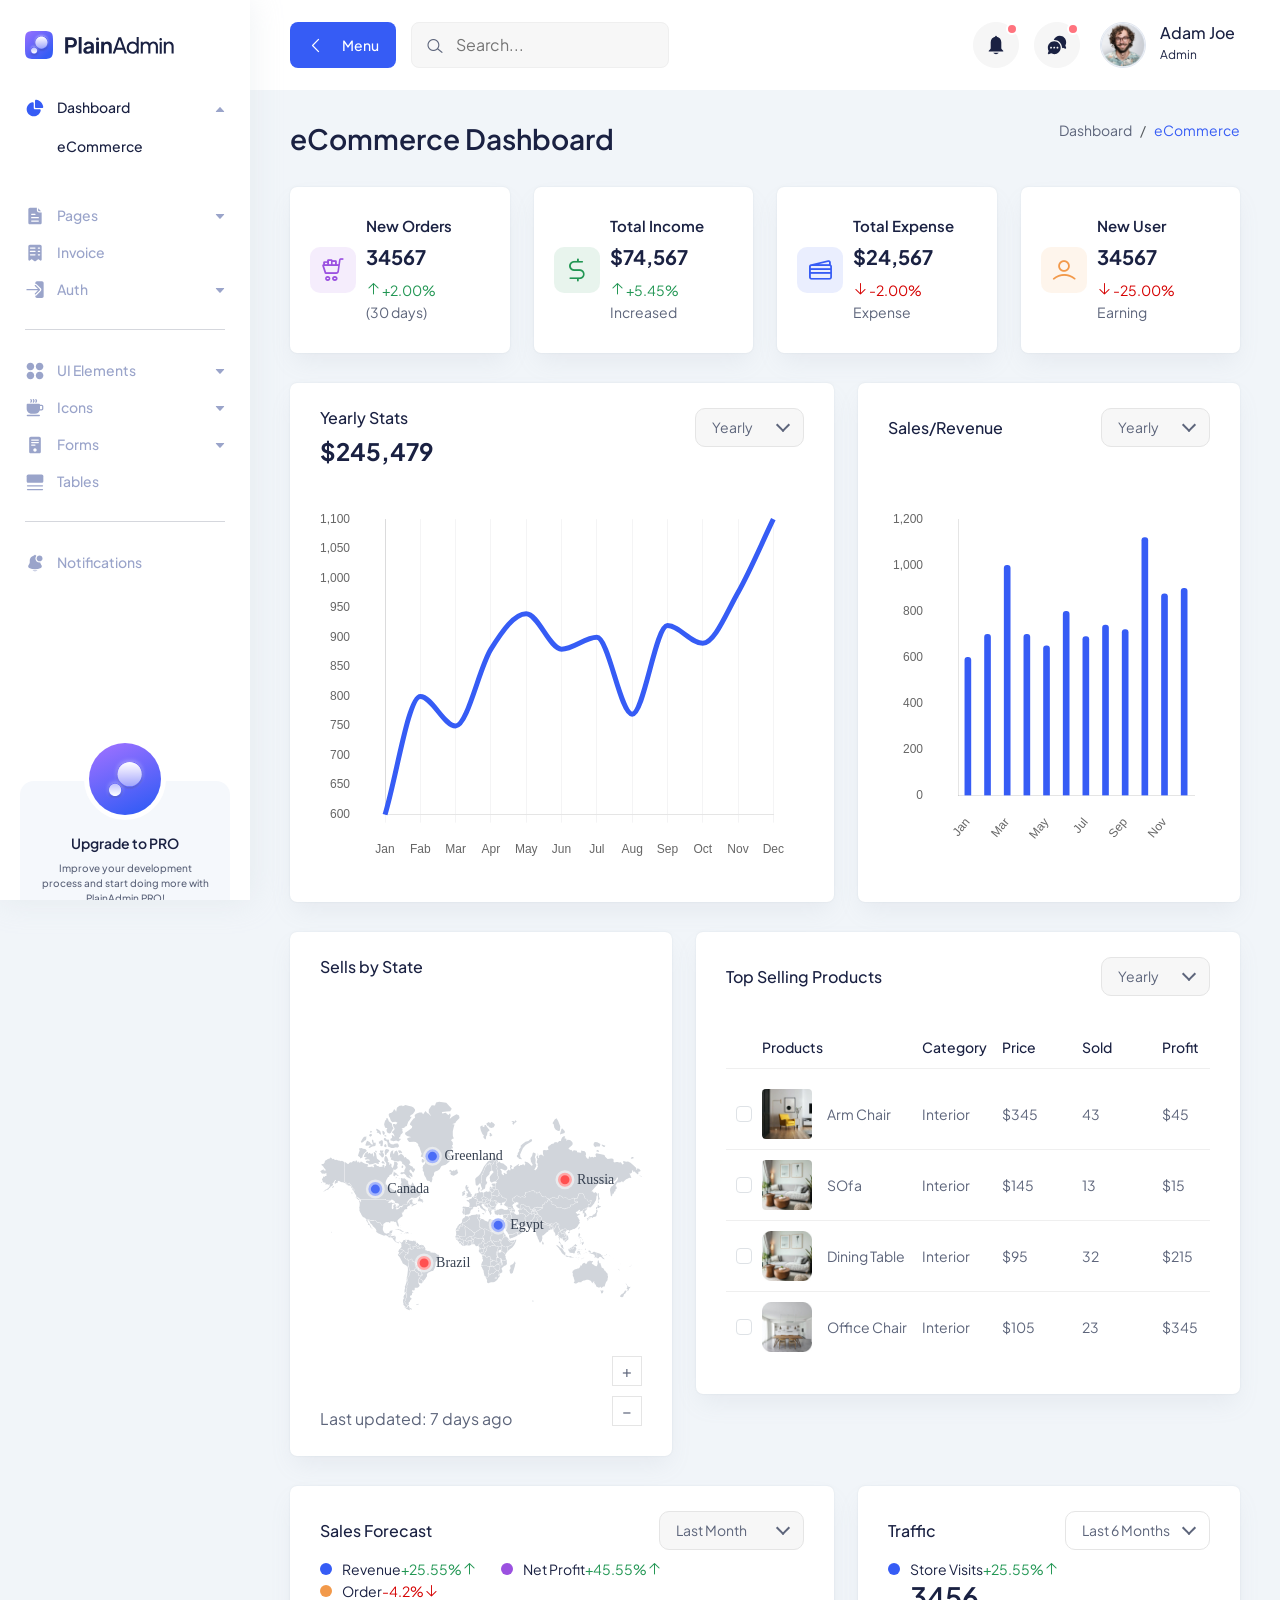
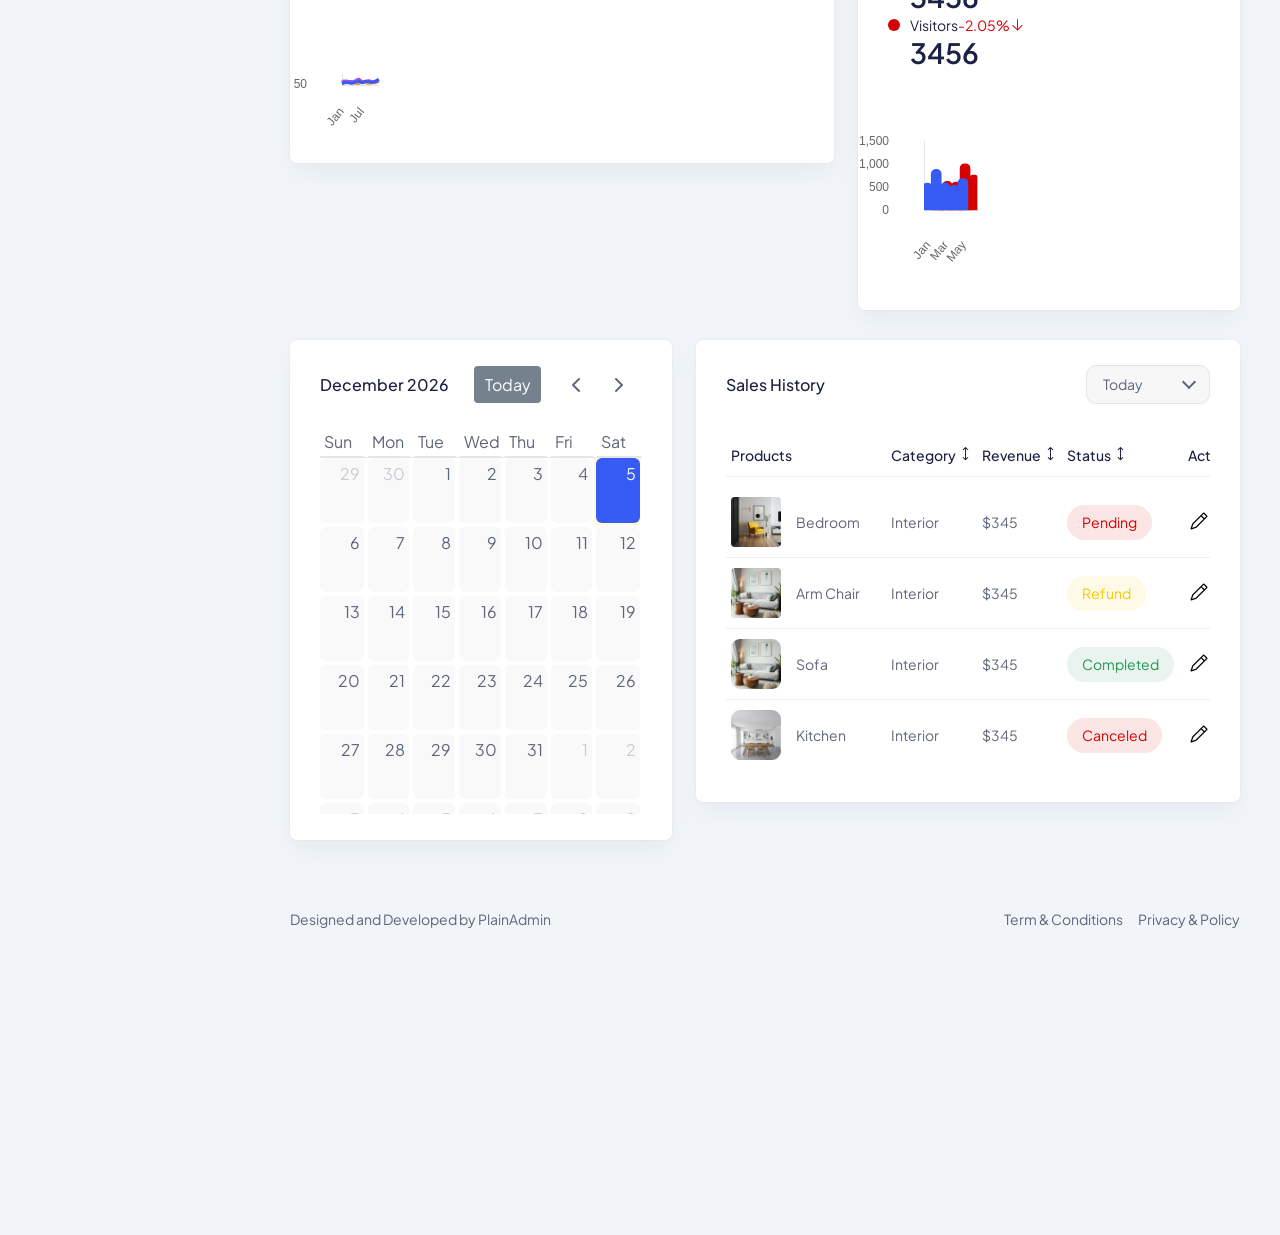
<file: dashboard/plain-free-bootstrap-admin-template-main/index.html>
<!DOCTYPE html>
<html lang="en">
  <head>
    <meta charset="UTF-8" />
    <meta http-equiv="X-UA-Compatible" content="IE=edge" />
    <meta name="viewport" content="width=device-width, initial-scale=1.0" />
    <link rel="shortcut icon" href="assets/images/favicon.svg" type="image/x-icon" />
    <title>PlainAdmin Demo | Bootstrap 5 Admin Template</title>

    <!-- ========== All CSS files linkup ========= -->
    <link rel="stylesheet" href="assets/css/bootstrap.min.css" />
    <link rel="stylesheet" href="assets/css/lineicons.css" rel="stylesheet" type="text/css" />
    <link rel="stylesheet" href="assets/css/materialdesignicons.min.css" rel="stylesheet" type="text/css" />
    <link rel="stylesheet" href="assets/css/fullcalendar.css" />
    <link rel="stylesheet" href="assets/css/fullcalendar.css" />
    <link rel="stylesheet" href="assets/css/main.css" />
  </head>
  <body>
    <!-- ======== Preloader =========== -->
    <div id="preloader">
      <div class="spinner"></div>
    </div>
    <!-- ======== Preloader =========== -->

    <!-- ======== sidebar-nav start =========== -->
    <aside class="sidebar-nav-wrapper">
      <div class="navbar-logo">
        <a href="index.html">
          <img src="assets/images/logo/logo.svg" alt="logo" />
        </a>
      </div>
      <nav class="sidebar-nav">
        <ul>
          <li class="nav-item nav-item-has-children">
            <a
              href="#0"
              data-bs-toggle="collapse"
              data-bs-target="#ddmenu_1"
              aria-controls="ddmenu_1"
              aria-expanded="false"
              aria-label="Toggle navigation"
            >
              <span class="icon">
                <svg width="20" height="20" viewBox="0 0 20 20" fill="none" xmlns="http://www.w3.org/2000/svg">
                  <path
                    d="M8.74999 18.3333C12.2376 18.3333 15.1364 15.8128 15.7244 12.4941C15.8448 11.8143 15.2737 11.25 14.5833 11.25H9.99999C9.30966 11.25 8.74999 10.6903 8.74999 10V5.41666C8.74999 4.7263 8.18563 4.15512 7.50586 4.27556C4.18711 4.86357 1.66666 7.76243 1.66666 11.25C1.66666 15.162 4.83797 18.3333 8.74999 18.3333Z" />
                  <path
                    d="M17.0833 10C17.7737 10 18.3432 9.43708 18.2408 8.75433C17.7005 5.14918 14.8508 2.29947 11.2457 1.75912C10.5629 1.6568 10 2.2263 10 2.91665V9.16666C10 9.62691 10.3731 10 10.8333 10H17.0833Z" />
                </svg>
              </span>
              <span class="text">Dashboard</span>
            </a>
            <ul id="ddmenu_1" class="collapse show dropdown-nav">
              <li>
                <a href="index.html" class="active"> eCommerce </a>
              </li>
            </ul>
          </li>
          <li class="nav-item nav-item-has-children">
            <a
              href="#0"
              class="collapsed"
              data-bs-toggle="collapse"
              data-bs-target="#ddmenu_2"
              aria-controls="ddmenu_2"
              aria-expanded="false"
              aria-label="Toggle navigation"
            >
              <span class="icon">
                <svg width="20" height="20" viewBox="0 0 20 20" fill="none" xmlns="http://www.w3.org/2000/svg">
                  <path
                    d="M11.8097 1.66667C11.8315 1.66667 11.8533 1.6671 11.875 1.66796V4.16667C11.875 5.43232 12.901 6.45834 14.1667 6.45834H16.6654C16.6663 6.48007 16.6667 6.50186 16.6667 6.5237V16.6667C16.6667 17.5872 15.9205 18.3333 15 18.3333H5.00001C4.07954 18.3333 3.33334 17.5872 3.33334 16.6667V3.33334C3.33334 2.41286 4.07954 1.66667 5.00001 1.66667H11.8097ZM6.66668 7.70834C6.3215 7.70834 6.04168 7.98816 6.04168 8.33334C6.04168 8.67851 6.3215 8.95834 6.66668 8.95834H10C10.3452 8.95834 10.625 8.67851 10.625 8.33334C10.625 7.98816 10.3452 7.70834 10 7.70834H6.66668ZM6.04168 11.6667C6.04168 12.0118 6.3215 12.2917 6.66668 12.2917H13.3333C13.6785 12.2917 13.9583 12.0118 13.9583 11.6667C13.9583 11.3215 13.6785 11.0417 13.3333 11.0417H6.66668C6.3215 11.0417 6.04168 11.3215 6.04168 11.6667ZM6.66668 14.375C6.3215 14.375 6.04168 14.6548 6.04168 15C6.04168 15.3452 6.3215 15.625 6.66668 15.625H13.3333C13.6785 15.625 13.9583 15.3452 13.9583 15C13.9583 14.6548 13.6785 14.375 13.3333 14.375H6.66668Z" />
                  <path
                    d="M13.125 2.29167L16.0417 5.20834H14.1667C13.5913 5.20834 13.125 4.74197 13.125 4.16667V2.29167Z" />
                </svg>
              </span>
              <span class="text">Pages</span>
            </a>
            <ul id="ddmenu_2" class="collapse dropdown-nav">
              <li>
                <a href="settings.html"> Settings </a>
              </li>
              <li>
                <a href="blank-page.html"> Blank Page </a>
              </li>
            </ul>
          </li>
          <li class="nav-item">
            <a href="invoice.html">
              <span class="icon">
                <svg width="20" height="20" viewBox="0 0 20 20" fill="none" xmlns="http://www.w3.org/2000/svg">
                  <path
                    d="M3.33334 3.35442C3.33334 2.4223 4.07954 1.66666 5.00001 1.66666H15C15.9205 1.66666 16.6667 2.4223 16.6667 3.35442V16.8565C16.6667 17.5519 15.8827 17.9489 15.3333 17.5317L13.8333 16.3924C13.537 16.1673 13.1297 16.1673 12.8333 16.3924L10.5 18.1646C10.2037 18.3896 9.79634 18.3896 9.50001 18.1646L7.16668 16.3924C6.87038 16.1673 6.46298 16.1673 6.16668 16.3924L4.66668 17.5317C4.11731 17.9489 3.33334 17.5519 3.33334 16.8565V3.35442ZM4.79168 5.04218C4.79168 5.39173 5.0715 5.6751 5.41668 5.6751H10C10.3452 5.6751 10.625 5.39173 10.625 5.04218C10.625 4.69264 10.3452 4.40927 10 4.40927H5.41668C5.0715 4.40927 4.79168 4.69264 4.79168 5.04218ZM5.41668 7.7848C5.0715 7.7848 4.79168 8.06817 4.79168 8.41774C4.79168 8.76724 5.0715 9.05066 5.41668 9.05066H10C10.3452 9.05066 10.625 8.76724 10.625 8.41774C10.625 8.06817 10.3452 7.7848 10 7.7848H5.41668ZM4.79168 11.7932C4.79168 12.1428 5.0715 12.4262 5.41668 12.4262H10C10.3452 12.4262 10.625 12.1428 10.625 11.7932C10.625 11.4437 10.3452 11.1603 10 11.1603H5.41668C5.0715 11.1603 4.79168 11.4437 4.79168 11.7932ZM13.3333 4.40927C12.9882 4.40927 12.7083 4.69264 12.7083 5.04218C12.7083 5.39173 12.9882 5.6751 13.3333 5.6751H14.5833C14.9285 5.6751 15.2083 5.39173 15.2083 5.04218C15.2083 4.69264 14.9285 4.40927 14.5833 4.40927H13.3333ZM12.7083 8.41774C12.7083 8.76724 12.9882 9.05066 13.3333 9.05066H14.5833C14.9285 9.05066 15.2083 8.76724 15.2083 8.41774C15.2083 8.06817 14.9285 7.7848 14.5833 7.7848H13.3333C12.9882 7.7848 12.7083 8.06817 12.7083 8.41774ZM13.3333 11.1603C12.9882 11.1603 12.7083 11.4437 12.7083 11.7932C12.7083 12.1428 12.9882 12.4262 13.3333 12.4262H14.5833C14.9285 12.4262 15.2083 12.1428 15.2083 11.7932C15.2083 11.4437 14.9285 11.1603 14.5833 11.1603H13.3333Z" />
                </svg>
              </span>
              <span class="text">Invoice</span>
            </a>
          </li>
          <li class="nav-item nav-item-has-children">
            <a
              href="#0"
              class="collapsed"
              data-bs-toggle="collapse"
              data-bs-target="#ddmenu_3"
              aria-controls="ddmenu_3"
              aria-expanded="false"
              aria-label="Toggle navigation"
            >
              <span class="icon">
                <svg width="20" height="20" viewBox="0 0 20 20" fill="none" xmlns="http://www.w3.org/2000/svg">
                  <path
                    d="M14.9211 10.1294C15.1652 9.88534 15.1652 9.48967 14.9211 9.24559L10.7544 5.0789C10.5103 4.83482 10.1147 4.83482 9.87057 5.0789C9.62649 5.32297 9.62649 5.71871 9.87057 5.96278L12.9702 9.06251H1.97916C1.63398 9.06251 1.35416 9.34234 1.35416 9.68751C1.35416 10.0327 1.63398 10.3125 1.97916 10.3125H12.9702L9.87057 13.4123C9.62649 13.6563 9.62649 14.052 9.87057 14.2961C10.1147 14.5402 10.5103 14.5402 10.7544 14.2961L14.9211 10.1294Z" />
                  <path
                    d="M11.6383 15.18L15.805 11.0133C16.5373 10.2811 16.5373 9.09391 15.805 8.36166L11.6383 4.195C11.2722 3.82888 10.7923 3.64582 10.3125 3.64582V3.02082C10.3125 2.10035 11.0587 1.35416 11.9792 1.35416H16.9792C17.8997 1.35416 18.6458 2.10035 18.6458 3.02082V16.3542C18.6458 17.2747 17.8997 18.0208 16.9792 18.0208H11.9792C11.0587 18.0208 10.3125 17.2747 10.3125 16.3542V15.7292C10.7923 15.7292 11.2722 15.5461 11.6383 15.18Z" />
                </svg>
              </span>
              <span class="text">Auth</span>
            </a>
            <ul id="ddmenu_3" class="collapse dropdown-nav">
              <li>
                <a href="signin.html"> Sign In </a>
              </li>
              <li>
                <a href="signup.html"> Sign Up </a>
              </li>
            </ul>
          </li>
          <span class="divider"><hr /></span>
          <li class="nav-item nav-item-has-children">
            <a
              href="#0"
              class="collapsed"
              data-bs-toggle="collapse"
              data-bs-target="#ddmenu_4"
              aria-controls="ddmenu_4"
              aria-expanded="false"
              aria-label="Toggle navigation"
            >
              <span class="icon">
                <svg width="20" height="20" viewBox="0 0 20 20" fill="none" xmlns="http://www.w3.org/2000/svg">
                  <path
                    d="M1.66666 5.41669C1.66666 3.34562 3.34559 1.66669 5.41666 1.66669C7.48772 1.66669 9.16666 3.34562 9.16666 5.41669C9.16666 7.48775 7.48772 9.16669 5.41666 9.16669C3.34559 9.16669 1.66666 7.48775 1.66666 5.41669Z" />
                  <path
                    d="M1.66666 14.5834C1.66666 12.5123 3.34559 10.8334 5.41666 10.8334C7.48772 10.8334 9.16666 12.5123 9.16666 14.5834C9.16666 16.6545 7.48772 18.3334 5.41666 18.3334C3.34559 18.3334 1.66666 16.6545 1.66666 14.5834Z" />
                  <path
                    d="M10.8333 5.41669C10.8333 3.34562 12.5123 1.66669 14.5833 1.66669C16.6544 1.66669 18.3333 3.34562 18.3333 5.41669C18.3333 7.48775 16.6544 9.16669 14.5833 9.16669C12.5123 9.16669 10.8333 7.48775 10.8333 5.41669Z" />
                  <path
                    d="M10.8333 14.5834C10.8333 12.5123 12.5123 10.8334 14.5833 10.8334C16.6544 10.8334 18.3333 12.5123 18.3333 14.5834C18.3333 16.6545 16.6544 18.3334 14.5833 18.3334C12.5123 18.3334 10.8333 16.6545 10.8333 14.5834Z" />
                </svg>
              </span>
              <span class="text">UI Elements </span>
            </a>
            <ul id="ddmenu_4" class="collapse dropdown-nav">
              <li>
                <a href="alerts.html"> Alerts </a>
              </li>
              <li>
                <a href="buttons.html"> Buttons </a>
              </li>
              <li>
                <a href="cards.html"> Cards </a>
              </li>
              <li>
                <a href="typography.html"> Typography </a>
              </li>
            </ul>
          </li>
          <li class="nav-item nav-item-has-children">
            <a
              href="#0"
              class="collapsed"
              data-bs-toggle="collapse"
              data-bs-target="#ddmenu_55"
              aria-controls="ddmenu_55"
              aria-expanded="false"
              aria-label="Toggle navigation"
            >
              <span class="icon">
                <svg width="20" height="20" viewBox="0 0 20 20" fill="none" xmlns="http://www.w3.org/2000/svg">
                  <path
                    d="M5.48663 1.1466C5.77383 0.955131 6.16188 1.03274 6.35335 1.31994L6.87852 2.10769C7.20508 2.59755 7.20508 3.23571 6.87852 3.72556L6.35335 4.51331C6.16188 4.80052 5.77383 4.87813 5.48663 4.68666C5.19943 4.49519 5.12182 4.10715 5.31328 3.81994L5.83845 3.03219C5.88511 2.96221 5.88511 2.87105 5.83845 2.80106L5.31328 2.01331C5.12182 1.72611 5.19943 1.33806 5.48663 1.1466Z" />
                  <path
                    d="M2.49999 5.83331C2.03976 5.83331 1.66666 6.2064 1.66666 6.66665V10.8333C1.66666 13.5948 3.90523 15.8333 6.66666 15.8333H9.99999C12.1856 15.8333 14.0436 14.431 14.7235 12.4772C14.8134 12.4922 14.9058 12.5 15 12.5H16.6667C17.5872 12.5 18.3333 11.7538 18.3333 10.8333V8.33331C18.3333 7.41284 17.5872 6.66665 16.6667 6.66665H15C15 6.2064 14.6269 5.83331 14.1667 5.83331H2.49999ZM14.9829 11.2496C14.9942 11.1123 15 10.9735 15 10.8333V7.91665H16.6667C16.8967 7.91665 17.0833 8.10319 17.0833 8.33331V10.8333C17.0833 11.0634 16.8967 11.25 16.6667 11.25H15L14.9898 11.2498L14.9829 11.2496Z" />
                  <path
                    d="M8.85332 1.31994C8.6619 1.03274 8.27383 0.955131 7.98663 1.1466C7.69943 1.33806 7.62182 1.72611 7.81328 2.01331L8.33848 2.80106C8.38507 2.87105 8.38507 2.96221 8.33848 3.03219L7.81328 3.81994C7.62182 4.10715 7.69943 4.49519 7.98663 4.68666C8.27383 4.87813 8.6619 4.80052 8.85332 4.51331L9.37848 3.72556C9.70507 3.23571 9.70507 2.59755 9.37848 2.10769L8.85332 1.31994Z" />
                  <path
                    d="M10.4867 1.1466C10.7738 0.955131 11.1619 1.03274 11.3533 1.31994L11.8785 2.10769C12.2051 2.59755 12.2051 3.23571 11.8785 3.72556L11.3533 4.51331C11.1619 4.80052 10.7738 4.87813 10.4867 4.68666C10.1994 4.49519 10.1218 4.10715 10.3133 3.81994L10.8385 3.03219C10.8851 2.96221 10.8851 2.87105 10.8385 2.80106L10.3133 2.01331C10.1218 1.72611 10.1994 1.33806 10.4867 1.1466Z" />
                  <path
                    d="M2.49999 16.6667C2.03976 16.6667 1.66666 17.0398 1.66666 17.5C1.66666 17.9602 2.03976 18.3334 2.49999 18.3334H14.1667C14.6269 18.3334 15 17.9602 15 17.5C15 17.0398 14.6269 16.6667 14.1667 16.6667H2.49999Z" />
                </svg>
              </span>
              <span class="text">Icons</span>
            </a>
            <ul id="ddmenu_55" class="collapse dropdown-nav">
              <li>
                <a href="icons.html"> LineIcons </a>
              </li>
              <li>
                <a href="mdi-icons.html"> MDI Icons </a>
              </li>
            </ul>
          </li>
          <li class="nav-item nav-item-has-children">
            <a
              href="#0"
              class="collapsed"
              data-bs-toggle="collapse"
              data-bs-target="#ddmenu_5"
              aria-controls="ddmenu_5"
              aria-expanded="false"
              aria-label="Toggle navigation"
            >
              <span class="icon">
                <svg width="20" height="20" viewBox="0 0 20 20" fill="none" xmlns="http://www.w3.org/2000/svg">
                  <path
                    d="M4.16666 3.33335C4.16666 2.41288 4.91285 1.66669 5.83332 1.66669H14.1667C15.0872 1.66669 15.8333 2.41288 15.8333 3.33335V16.6667C15.8333 17.5872 15.0872 18.3334 14.1667 18.3334H5.83332C4.91285 18.3334 4.16666 17.5872 4.16666 16.6667V3.33335ZM6.04166 5.00002C6.04166 5.3452 6.32148 5.62502 6.66666 5.62502H13.3333C13.6785 5.62502 13.9583 5.3452 13.9583 5.00002C13.9583 4.65485 13.6785 4.37502 13.3333 4.37502H6.66666C6.32148 4.37502 6.04166 4.65485 6.04166 5.00002ZM6.66666 6.87502C6.32148 6.87502 6.04166 7.15485 6.04166 7.50002C6.04166 7.8452 6.32148 8.12502 6.66666 8.12502H13.3333C13.6785 8.12502 13.9583 7.8452 13.9583 7.50002C13.9583 7.15485 13.6785 6.87502 13.3333 6.87502H6.66666ZM6.04166 10C6.04166 10.3452 6.32148 10.625 6.66666 10.625H9.99999C10.3452 10.625 10.625 10.3452 10.625 10C10.625 9.65485 10.3452 9.37502 9.99999 9.37502H6.66666C6.32148 9.37502 6.04166 9.65485 6.04166 10ZM9.99999 16.6667C10.9205 16.6667 11.6667 15.9205 11.6667 15C11.6667 14.0795 10.9205 13.3334 9.99999 13.3334C9.07949 13.3334 8.33332 14.0795 8.33332 15C8.33332 15.9205 9.07949 16.6667 9.99999 16.6667Z" />
                </svg>
              </span>
              <span class="text"> Forms </span>
            </a>
            <ul id="ddmenu_5" class="collapse dropdown-nav">
              <li>
                <a href="form-elements.html"> From Elements </a>
              </li>
            </ul>
          </li>
          <li class="nav-item">
            <a href="tables.html">
              <span class="icon">
                <svg width="20" height="20" viewBox="0 0 20 20" fill="none" xmlns="http://www.w3.org/2000/svg">
                  <path
                    d="M1.66666 4.16667C1.66666 3.24619 2.41285 2.5 3.33332 2.5H16.6667C17.5872 2.5 18.3333 3.24619 18.3333 4.16667V9.16667C18.3333 10.0872 17.5872 10.8333 16.6667 10.8333H3.33332C2.41285 10.8333 1.66666 10.0872 1.66666 9.16667V4.16667Z" />
                  <path
                    d="M1.875 13.75C1.875 13.4048 2.15483 13.125 2.5 13.125H17.5C17.8452 13.125 18.125 13.4048 18.125 13.75C18.125 14.0952 17.8452 14.375 17.5 14.375H2.5C2.15483 14.375 1.875 14.0952 1.875 13.75Z" />
                  <path
                    d="M2.5 16.875C2.15483 16.875 1.875 17.1548 1.875 17.5C1.875 17.8452 2.15483 18.125 2.5 18.125H17.5C17.8452 18.125 18.125 17.8452 18.125 17.5C18.125 17.1548 17.8452 16.875 17.5 16.875H2.5Z" />
                </svg>
              </span>
              <span class="text">Tables</span>
            </a>
          </li>
          <span class="divider"><hr /></span>

          <li class="nav-item">
            <a href="notification.html">
              <span class="icon">
                <svg width="20" height="20" viewBox="0 0 20 20" fill="none" xmlns="http://www.w3.org/2000/svg">
                  <path
                    d="M10.8333 2.50008C10.8333 2.03984 10.4602 1.66675 9.99999 1.66675C9.53975 1.66675 9.16666 2.03984 9.16666 2.50008C9.16666 2.96032 9.53975 3.33341 9.99999 3.33341C10.4602 3.33341 10.8333 2.96032 10.8333 2.50008Z" />
                  <path
                    d="M17.5 5.41673C17.5 7.02756 16.1942 8.33339 14.5833 8.33339C12.9725 8.33339 11.6667 7.02756 11.6667 5.41673C11.6667 3.80589 12.9725 2.50006 14.5833 2.50006C16.1942 2.50006 17.5 3.80589 17.5 5.41673Z" />
                  <path
                    d="M11.4272 2.69637C10.9734 2.56848 10.4947 2.50006 10 2.50006C7.10054 2.50006 4.75003 4.85057 4.75003 7.75006V9.20873C4.75003 9.72814 4.62082 10.2393 4.37404 10.6963L3.36705 12.5611C2.89938 13.4272 3.26806 14.5081 4.16749 14.9078C7.88074 16.5581 12.1193 16.5581 15.8326 14.9078C16.732 14.5081 17.1007 13.4272 16.633 12.5611L15.626 10.6963C15.43 10.3333 15.3081 9.93606 15.2663 9.52773C15.0441 9.56431 14.8159 9.58339 14.5833 9.58339C12.2822 9.58339 10.4167 7.71791 10.4167 5.41673C10.4167 4.37705 10.7975 3.42631 11.4272 2.69637Z" />
                  <path
                    d="M7.48901 17.1925C8.10004 17.8918 8.99841 18.3335 10 18.3335C11.0016 18.3335 11.9 17.8918 12.511 17.1925C10.8482 17.4634 9.15183 17.4634 7.48901 17.1925Z" />
                </svg>
              </span>
              <span class="text">Notifications</span>
            </a>
          </li>
        </ul>
      </nav>
      <div class="promo-box">
        <div class="promo-icon">
          <img class="mx-auto" src="./assets/images/logo/logo-icon-big.svg" alt="Logo">
        </div>
        <h3>Upgrade to PRO</h3>
        <p>Improve your development process and start doing more with PlainAdmin PRO!</p>
        <a href="https://plainadmin.com/pro" target="_blank" rel="nofollow" class="main-btn primary-btn btn-hover">
          Upgrade to PRO
        </a>
      </div>
    </aside>
    <div class="overlay"></div>
    <!-- ======== sidebar-nav end =========== -->

    <!-- ======== main-wrapper start =========== -->
    <main class="main-wrapper">
      <!-- ========== header start ========== -->
      <header class="header">
        <div class="container-fluid">
          <div class="row">
            <div class="col-lg-5 col-md-5 col-6">
              <div class="header-left d-flex align-items-center">
                <div class="menu-toggle-btn mr-15">
                  <button id="menu-toggle" class="main-btn primary-btn btn-hover">
                    <i class="lni lni-chevron-left me-2"></i> Menu
                  </button>
                </div>
                <div class="header-search d-none d-md-flex">
                  <form action="#">
                    <input type="text" placeholder="Search..." />
                    <button><i class="lni lni-search-alt"></i></button>
                  </form>
                </div>
              </div>
            </div>
            <div class="col-lg-7 col-md-7 col-6">
              <div class="header-right">
                <!-- notification start -->
                <div class="notification-box ml-15 d-none d-md-flex">
                  <button class="dropdown-toggle" type="button" id="notification" data-bs-toggle="dropdown"
                    aria-expanded="false">
                    <svg width="22" height="22" viewBox="0 0 22 22" fill="none" xmlns="http://www.w3.org/2000/svg">
                      <path
                        d="M11 20.1667C9.88317 20.1667 8.88718 19.63 8.23901 18.7917H13.761C13.113 19.63 12.1169 20.1667 11 20.1667Z"
                        fill="" />
                      <path
                        d="M10.1157 2.74999C10.1157 2.24374 10.5117 1.83333 11 1.83333C11.4883 1.83333 11.8842 2.24374 11.8842 2.74999V2.82604C14.3932 3.26245 16.3051 5.52474 16.3051 8.24999V14.287C16.3051 14.5301 16.3982 14.7633 16.564 14.9352L18.2029 16.6342C18.4814 16.9229 18.2842 17.4167 17.8903 17.4167H4.10961C3.71574 17.4167 3.5185 16.9229 3.797 16.6342L5.43589 14.9352C5.6017 14.7633 5.69485 14.5301 5.69485 14.287V8.24999C5.69485 5.52474 7.60672 3.26245 10.1157 2.82604V2.74999Z"
                        fill="" />
                    </svg>
                    <span></span>
                  </button>
                  <ul class="dropdown-menu dropdown-menu-end" aria-labelledby="notification">
                    <li>
                      <a href="#0">
                        <div class="image">
                          <img src="assets/images/lead/lead-6.png" alt="" />
                        </div>
                        <div class="content">
                          <h6>
                            John Doe
                            <span class="text-regular">
                              comment on a product.
                            </span>
                          </h6>
                          <p>
                            Lorem ipsum dolor sit amet, consect etur adipiscing
                            elit Vivamus tortor.
                          </p>
                          <span>10 mins ago</span>
                        </div>
                      </a>
                    </li>
                    <li>
                      <a href="#0">
                        <div class="image">
                          <img src="assets/images/lead/lead-1.png" alt="" />
                        </div>
                        <div class="content">
                          <h6>
                            Jonathon
                            <span class="text-regular">
                              like on a product.
                            </span>
                          </h6>
                          <p>
                            Lorem ipsum dolor sit amet, consect etur adipiscing
                            elit Vivamus tortor.
                          </p>
                          <span>10 mins ago</span>
                        </div>
                      </a>
                    </li>
                  </ul>
                </div>
                <!-- notification end -->
                <!-- message start -->
                <div class="header-message-box ml-15 d-none d-md-flex">
                  <button class="dropdown-toggle" type="button" id="message" data-bs-toggle="dropdown"
                    aria-expanded="false">
                    <svg width="22" height="22" viewBox="0 0 22 22" fill="none" xmlns="http://www.w3.org/2000/svg">
                      <path
                        d="M7.74866 5.97421C7.91444 5.96367 8.08162 5.95833 8.25005 5.95833C12.5532 5.95833 16.0417 9.4468 16.0417 13.75C16.0417 13.9184 16.0364 14.0856 16.0259 14.2514C16.3246 14.138 16.6127 14.003 16.8883 13.8482L19.2306 14.629C19.7858 14.8141 20.3141 14.2858 20.129 13.7306L19.3482 11.3882C19.8694 10.4604 20.1667 9.38996 20.1667 8.25C20.1667 4.70617 17.2939 1.83333 13.75 1.83333C11.0077 1.83333 8.66702 3.55376 7.74866 5.97421Z"
                        fill="" />
                      <path
                        d="M14.6667 13.75C14.6667 17.2938 11.7939 20.1667 8.25004 20.1667C7.11011 20.1667 6.03962 19.8694 5.11182 19.3482L2.76946 20.129C2.21421 20.3141 1.68597 19.7858 1.87105 19.2306L2.65184 16.8882C2.13062 15.9604 1.83338 14.89 1.83338 13.75C1.83338 10.2062 4.70622 7.33333 8.25004 7.33333C11.7939 7.33333 14.6667 10.2062 14.6667 13.75ZM5.95838 13.75C5.95838 13.2437 5.54797 12.8333 5.04171 12.8333C4.53545 12.8333 4.12504 13.2437 4.12504 13.75C4.12504 14.2563 4.53545 14.6667 5.04171 14.6667C5.54797 14.6667 5.95838 14.2563 5.95838 13.75ZM9.16671 13.75C9.16671 13.2437 8.7563 12.8333 8.25004 12.8333C7.74379 12.8333 7.33338 13.2437 7.33338 13.75C7.33338 14.2563 7.74379 14.6667 8.25004 14.6667C8.7563 14.6667 9.16671 14.2563 9.16671 13.75ZM11.4584 14.6667C11.9647 14.6667 12.375 14.2563 12.375 13.75C12.375 13.2437 11.9647 12.8333 11.4584 12.8333C10.9521 12.8333 10.5417 13.2437 10.5417 13.75C10.5417 14.2563 10.9521 14.6667 11.4584 14.6667Z"
                        fill="" />
                    </svg>
                    <span></span>
                  </button>
                  <ul class="dropdown-menu dropdown-menu-end" aria-labelledby="message">
                    <li>
                      <a href="#0">
                        <div class="image">
                          <img src="assets/images/lead/lead-5.png" alt="" />
                        </div>
                        <div class="content">
                          <h6>Jacob Jones</h6>
                          <p>Hey!I can across your profile and ...</p>
                          <span>10 mins ago</span>
                        </div>
                      </a>
                    </li>
                    <li>
                      <a href="#0">
                        <div class="image">
                          <img src="assets/images/lead/lead-3.png" alt="" />
                        </div>
                        <div class="content">
                          <h6>John Doe</h6>
                          <p>Would you mind please checking out</p>
                          <span>12 mins ago</span>
                        </div>
                      </a>
                    </li>
                    <li>
                      <a href="#0">
                        <div class="image">
                          <img src="assets/images/lead/lead-2.png" alt="" />
                        </div>
                        <div class="content">
                          <h6>Anee Lee</h6>
                          <p>Hey! are you available for freelance?</p>
                          <span>1h ago</span>
                        </div>
                      </a>
                    </li>
                  </ul>
                </div>
                <!-- message end -->
                <!-- profile start -->
                <div class="profile-box ml-15">
                  <button class="dropdown-toggle bg-transparent border-0" type="button" id="profile"
                    data-bs-toggle="dropdown" aria-expanded="false">
                    <div class="profile-info">
                      <div class="info">
                        <div class="image">
                          <img src="assets/images/profile/profile-image.png" alt="" />
                        </div>
                        <div>
                          <h6 class="fw-500">Adam Joe</h6>
                          <p>Admin</p>
                        </div>
                      </div>
                    </div>
                  </button>
                  <ul class="dropdown-menu dropdown-menu-end" aria-labelledby="profile">
                    <li>
                      <div class="author-info flex items-center !p-1">
                        <div class="image">
                          <img src="assets/images/profile/profile-image.png" alt="image">
                        </div>
                        <div class="content">
                          <h4 class="text-sm">Adam Joe</h4>
                          <a class="text-black/40 dark:text-white/40 hover:text-black dark:hover:text-white text-xs" href="#">Email@gmail.com</a>
                        </div>
                      </div>
                    </li>
                    <li class="divider"></li>
                    <li>
                      <a href="#0">
                        <i class="lni lni-user"></i> View Profile
                      </a>
                    </li>
                    <li>
                      <a href="#0">
                        <i class="lni lni-alarm"></i> Notifications
                      </a>
                    </li>
                    <li>
                      <a href="#0"> <i class="lni lni-inbox"></i> Messages </a>
                    </li>
                    <li>
                      <a href="#0"> <i class="lni lni-cog"></i> Settings </a>
                    </li>
                    <li class="divider"></li>
                    <li>
                      <a href="#0"> <i class="lni lni-exit"></i> Sign Out </a>
                    </li>
                  </ul>
                </div>
                <!-- profile end -->
              </div>
            </div>
          </div>
        </div>
      </header>
      <!-- ========== header end ========== -->

      <!-- ========== section start ========== -->
      <section class="section">
        <div class="container-fluid">
          <!-- ========== title-wrapper start ========== -->
          <div class="title-wrapper pt-30">
            <div class="row align-items-center">
              <div class="col-md-6">
                <div class="title">
                  <h2>eCommerce Dashboard</h2>
                </div>
              </div>
              <!-- end col -->
              <div class="col-md-6">
                <div class="breadcrumb-wrapper">
                  <nav aria-label="breadcrumb">
                    <ol class="breadcrumb">
                      <li class="breadcrumb-item">
                        <a href="#0">Dashboard</a>
                      </li>
                      <li class="breadcrumb-item active" aria-current="page">
                        eCommerce
                      </li>
                    </ol>
                  </nav>
                </div>
              </div>
              <!-- end col -->
            </div>
            <!-- end row -->
          </div>
          <!-- ========== title-wrapper end ========== -->
          <div class="row">
            <div class="col-xl-3 col-lg-4 col-sm-6">
              <div class="icon-card mb-30">
                <div class="icon purple">
                  <i class="lni lni-cart-full"></i>
                </div>
                <div class="content">
                  <h6 class="mb-10">New Orders</h6>
                  <h3 class="text-bold mb-10">34567</h3>
                  <p class="text-sm text-success">
                    <i class="lni lni-arrow-up"></i> +2.00%
                    <span class="text-gray">(30 days)</span>
                  </p>
                </div>
              </div>
              <!-- End Icon Cart -->
            </div>
            <!-- End Col -->
            <div class="col-xl-3 col-lg-4 col-sm-6">
              <div class="icon-card mb-30">
                <div class="icon success">
                  <i class="lni lni-dollar"></i>
                </div>
                <div class="content">
                  <h6 class="mb-10">Total Income</h6>
                  <h3 class="text-bold mb-10">$74,567</h3>
                  <p class="text-sm text-success">
                    <i class="lni lni-arrow-up"></i> +5.45%
                    <span class="text-gray">Increased</span>
                  </p>
                </div>
              </div>
              <!-- End Icon Cart -->
            </div>
            <!-- End Col -->
            <div class="col-xl-3 col-lg-4 col-sm-6">
              <div class="icon-card mb-30">
                <div class="icon primary">
                  <i class="lni lni-credit-cards"></i>
                </div>
                <div class="content">
                  <h6 class="mb-10">Total Expense</h6>
                  <h3 class="text-bold mb-10">$24,567</h3>
                  <p class="text-sm text-danger">
                    <i class="lni lni-arrow-down"></i> -2.00%
                    <span class="text-gray">Expense</span>
                  </p>
                </div>
              </div>
              <!-- End Icon Cart -->
            </div>
            <!-- End Col -->
            <div class="col-xl-3 col-lg-4 col-sm-6">
              <div class="icon-card mb-30">
                <div class="icon orange">
                  <i class="lni lni-user"></i>
                </div>
                <div class="content">
                  <h6 class="mb-10">New User</h6>
                  <h3 class="text-bold mb-10">34567</h3>
                  <p class="text-sm text-danger">
                    <i class="lni lni-arrow-down"></i> -25.00%
                    <span class="text-gray"> Earning</span>
                  </p>
                </div>
              </div>
              <!-- End Icon Cart -->
            </div>
            <!-- End Col -->
          </div>
          <!-- End Row -->
          <div class="row">
            <div class="col-lg-7">
              <div class="card-style mb-30">
                <div class="title d-flex flex-wrap justify-content-between">
                  <div class="left">
                    <h6 class="text-medium mb-10">Yearly Stats</h6>
                    <h3 class="text-bold">$245,479</h3>
                  </div>
                  <div class="right">
                    <div class="select-style-1">
                      <div class="select-position select-sm">
                        <select class="light-bg">
                          <option value="">Yearly</option>
                          <option value="">Monthly</option>
                          <option value="">Weekly</option>
                        </select>
                      </div>
                    </div>
                    <!-- end select -->
                  </div>
                </div>
                <!-- End Title -->
                <div class="chart">
                  <canvas id="Chart1" style="width: 100%; height: 400px; margin-left: -35px;"></canvas>
                </div>
                <!-- End Chart -->
              </div>
            </div>
            <!-- End Col -->
            <div class="col-lg-5">
              <div class="card-style mb-30">
                <div class="title d-flex flex-wrap align-items-center justify-content-between">
                  <div class="left">
                    <h6 class="text-medium mb-30">Sales/Revenue</h6>
                  </div>
                  <div class="right">
                    <div class="select-style-1">
                      <div class="select-position select-sm">
                        <select class="light-bg">
                          <option value="">Yearly</option>
                          <option value="">Monthly</option>
                          <option value="">Weekly</option>
                        </select>
                      </div>
                    </div>
                    <!-- end select -->
                  </div>
                </div>
                <!-- End Title -->
                <div class="chart">
                  <canvas id="Chart2" style="width: 100%; height: 400px; margin-left: -45px;"></canvas>
                </div>
                <!-- End Chart -->
              </div>
            </div>
            <!-- End Col -->
          </div>
          <!-- End Row -->
          <div class="row">
            <div class="col-lg-5">
              <div class="card-style mb-30">
                <div class="title d-flex justify-content-between align-items-center">
                  <div class="left">
                    <h6 class="text-medium mb-30">Sells by State</h6>
                  </div>
                </div>
                <!-- End Title -->
                <div id="map" style="width: 100%; height: 400px; overflow: hidden;"></div>
                <p>Last updated: 7 days ago</p>
              </div>
            </div>
            <!-- End Col -->
            <div class="col-lg-7">
              <div class="card-style mb-30">
                <div class="title d-flex flex-wrap justify-content-between align-items-center">
                  <div class="left">
                    <h6 class="text-medium mb-30">Top Selling Products</h6>
                  </div>
                  <div class="right">
                    <div class="select-style-1">
                      <div class="select-position select-sm">
                        <select class="light-bg">
                          <option value="">Yearly</option>
                          <option value="">Monthly</option>
                          <option value="">Weekly</option>
                        </select>
                      </div>
                    </div>
                    <!-- end select -->
                  </div>
                </div>
                <!-- End Title -->
                <div class="table-responsive">
                  <table class="table top-selling-table">
                    <thead>
                      <tr>
                        <th></th>
                        <th>
                          <h6 class="text-sm text-medium">Products</h6>
                        </th>
                        <th class="min-width">
                          <h6 class="text-sm text-medium">Category</h6>
                        </th>
                        <th class="min-width">
                          <h6 class="text-sm text-medium">Price</h6>
                        </th>
                        <th class="min-width">
                          <h6 class="text-sm text-medium">Sold</h6>
                        </th>
                        <th class="min-width">
                          <h6 class="text-sm text-medium">Profit</h6>
                        </th>
                        <th></th>
                      </tr>
                    </thead>
                    <tbody>
                      <tr>
                        <td>
                          <div class="check-input-primary">
                            <input class="form-check-input" type="checkbox" id="checkbox-1" />
                          </div>
                        </td>
                        <td>
                          <div class="product">
                            <div class="image">
                              <img src="assets/images/products/product-mini-1.jpg" alt="" />
                            </div>
                            <p class="text-sm">Arm Chair</p>
                          </div>
                        </td>
                        <td>
                          <p class="text-sm">Interior</p>
                        </td>
                        <td>
                          <p class="text-sm">$345</p>
                        </td>
                        <td>
                          <p class="text-sm">43</p>
                        </td>
                        <td>
                          <p class="text-sm">$45</p>
                        </td>
                        <td>
                          <div class="action justify-content-end">
                            <button class="more-btn ml-10 dropdown-toggle" id="moreAction1" data-bs-toggle="dropdown"
                              aria-expanded="false">
                              <i class="lni lni-more-alt"></i>
                            </button>
                            <ul class="dropdown-menu dropdown-menu-end" aria-labelledby="moreAction1">
                              <li class="dropdown-item">
                                <a href="#0" class="text-gray">Remove</a>
                              </li>
                              <li class="dropdown-item">
                                <a href="#0" class="text-gray">Edit</a>
                              </li>
                            </ul>
                          </div>
                        </td>
                      </tr>
                      <tr>
                        <td>
                          <div class="check-input-primary">
                            <input class="form-check-input" type="checkbox" id="checkbox-1" />
                          </div>
                        </td>
                        <td>
                          <div class="product">
                            <div class="image">
                              <img src="assets/images/products/product-mini-2.jpg" alt="" />
                            </div>
                            <p class="text-sm">SOfa</p>
                          </div>
                        </td>
                        <td>
                          <p class="text-sm">Interior</p>
                        </td>
                        <td>
                          <p class="text-sm">$145</p>
                        </td>
                        <td>
                          <p class="text-sm">13</p>
                        </td>
                        <td>
                          <p class="text-sm">$15</p>
                        </td>
                        <td>
                          <div class="action justify-content-end">
                            <button class="more-btn ml-10 dropdown-toggle" id="moreAction1" data-bs-toggle="dropdown"
                              aria-expanded="false">
                              <i class="lni lni-more-alt"></i>
                            </button>
                            <ul class="dropdown-menu dropdown-menu-end" aria-labelledby="moreAction1">
                              <li class="dropdown-item">
                                <a href="#0" class="text-gray">Remove</a>
                              </li>
                              <li class="dropdown-item">
                                <a href="#0" class="text-gray">Edit</a>
                              </li>
                            </ul>
                          </div>
                        </td>
                      </tr>
                      <tr>
                        <td>
                          <div class="check-input-primary">
                            <input class="form-check-input" type="checkbox" id="checkbox-1" />
                          </div>
                        </td>
                        <td>
                          <div class="product">
                            <div class="image">
                              <img src="assets/images/products/product-mini-3.jpg" alt="" />
                            </div>
                            <p class="text-sm">Dining Table</p>
                          </div>
                        </td>
                        <td>
                          <p class="text-sm">Interior</p>
                        </td>
                        <td>
                          <p class="text-sm">$95</p>
                        </td>
                        <td>
                          <p class="text-sm">32</p>
                        </td>
                        <td>
                          <p class="text-sm">$215</p>
                        </td>
                        <td>
                          <div class="action justify-content-end">
                            <button class="more-btn ml-10 dropdown-toggle" id="moreAction1" data-bs-toggle="dropdown"
                              aria-expanded="false">
                              <i class="lni lni-more-alt"></i>
                            </button>
                            <ul class="dropdown-menu dropdown-menu-end" aria-labelledby="moreAction1">
                              <li class="dropdown-item">
                                <a href="#0" class="text-gray">Remove</a>
                              </li>
                              <li class="dropdown-item">
                                <a href="#0" class="text-gray">Edit</a>
                              </li>
                            </ul>
                          </div>
                        </td>
                      </tr>
                      <tr>
                        <td>
                          <div class="check-input-primary">
                            <input class="form-check-input" type="checkbox" id="checkbox-1" />
                          </div>
                        </td>
                        <td>
                          <div class="product">
                            <div class="image">
                              <img src="assets/images/products/product-mini-4.jpg" alt="" />
                            </div>
                            <p class="text-sm">Office Chair</p>
                          </div>
                        </td>
                        <td>
                          <p class="text-sm">Interior</p>
                        </td>
                        <td>
                          <p class="text-sm">$105</p>
                        </td>
                        <td>
                          <p class="text-sm">23</p>
                        </td>
                        <td>
                          <p class="text-sm">$345</p>
                        </td>
                        <td>
                          <div class="action justify-content-end">
                            <button class="more-btn ml-10 dropdown-toggle" id="moreAction1" data-bs-toggle="dropdown"
                              aria-expanded="false">
                              <i class="lni lni-more-alt"></i>
                            </button>
                            <ul class="dropdown-menu dropdown-menu-end" aria-labelledby="moreAction1">
                              <li class="dropdown-item">
                                <a href="#0" class="text-gray">Remove</a>
                              </li>
                              <li class="dropdown-item">
                                <a href="#0" class="text-gray">Edit</a>
                              </li>
                            </ul>
                          </div>
                        </td>
                      </tr>
                    </tbody>
                  </table>
                  <!-- End Table -->
                </div>
              </div>
            </div>
            <!-- End Col -->
          </div>
          <!-- End Row -->
          <div class="row">
            <div class="col-lg-7">
              <div class="card-style mb-30">
                <div class="title d-flex flex-wrap align-items-center justify-content-between">
                  <div class="left">
                    <h6 class="text-medium mb-2">Sales Forecast</h6>
                  </div>
                  <div class="right">
                    <div class="select-style-1 mb-2">
                      <div class="select-position select-sm">
                        <select class="light-bg">
                          <option value="">Last Month</option>
                          <option value="">Last 3 Months</option>
                          <option value="">Last Year</option>
                        </select>
                      </div>
                    </div>
                    <!-- end select -->
                  </div>
                </div>
                <!-- End Title -->
                <div class="chart">
                  <div id="legend3">
                    <ul class="legend3 d-flex flex-wrap align-items-center mb-30">
                      <li>
                        <div class="d-flex">
                          <span class="bg-color primary-bg"> </span>
                          <div class="text">
                            <p class="text-sm text-success">
                              <span class="text-dark">Revenue</span> +25.55%
                              <i class="lni lni-arrow-up"></i>
                            </p>
                          </div>
                        </div>
                      </li>
                      <li>
                        <div class="d-flex">
                          <span class="bg-color purple-bg"></span>
                          <div class="text">
                            <p class="text-sm text-success">
                              <span class="text-dark">Net Profit</span> +45.55%
                              <i class="lni lni-arrow-up"></i>
                            </p>
                          </div>
                        </div>
                      </li>
                      <li>
                        <div class="d-flex">
                          <span class="bg-color orange-bg"></span>
                          <div class="text">
                            <p class="text-sm text-danger">
                              <span class="text-dark">Order</span> -4.2%
                              <i class="lni lni-arrow-down"></i>
                            </p>
                          </div>
                        </div>
                      </li>
                    </ul>
                  </div>
                  <canvas id="Chart3" style="width: 100%; height: 450px; margin-left: -35px;"></canvas>
                </div>
              </div>
            </div>
            <!-- End Col -->
            <div class="col-lg-5">
              <div class="card-style mb-30">
                <div class="title d-flex flex-wrap align-items-center justify-content-between">
                  <div class="left">
                    <h6 class="text-medium mb-2">Traffic</h6>
                  </div>
                  <div class="right">
                    <div class="select-style-1 mb-2">
                      <div class="select-position select-sm">
                        <select class="bg-ligh">
                          <option value="">Last 6 Months</option>
                          <option value="">Last 3 Months</option>
                          <option value="">Last Year</option>
                        </select>
                      </div>
                    </div>
                    <!-- end select -->
                  </div>
                </div>
                <!-- End Title -->
                <div class="chart">
                  <div id="legend4">
                    <ul class="legend3 d-flex flex-wrap gap-3 gap-sm-0 align-items-center mb-30">
                      <li>
                        <div class="d-flex">
                          <span class="bg-color primary-bg"> </span>
                          <div class="text">
                            <p class="text-sm text-success">
                              <span class="text-dark">Store Visits</span>
                              +25.55%
                              <i class="lni lni-arrow-up"></i>
                            </p>
                            <h2>3456</h2>
                          </div>
                        </div>
                      </li>
                      <li>
                        <div class="d-flex">
                          <span class="bg-color danger-bg"></span>
                          <div class="text">
                            <p class="text-sm text-danger">
                              <span class="text-dark">Visitors</span> -2.05%
                              <i class="lni lni-arrow-down"></i>
                            </p>
                            <h2>3456</h2>
                          </div>
                        </div>
                      </li>
                    </ul>
                  </div>
                  <canvas id="Chart4" style="width: 100%; height: 420px; margin-left: -35px;"></canvas>
                </div>
                <!-- End Chart -->
              </div>
            </div>
            <!-- End Col -->
          </div>
          <!-- End Row -->
          <div class="row">
            <div class="col-lg-5">
              <div class="card-style calendar-card mb-30">
                <div id="calendar-mini"></div>
              </div>
            </div>
            <!-- End Col -->
            <div class="col-lg-7">
              <div class="card-style mb-30">
                <div class="title d-flex flex-wrap align-items-center justify-content-between">
                  <div class="left">
                    <h6 class="text-medium mb-30">Sales History</h6>
                  </div>
                  <div class="right">
                    <div class="select-style-1">
                      <div class="select-position select-sm">
                        <select class="light-bg">
                          <option value="">Today</option>
                          <option value="">Yesterday</option>
                        </select>
                      </div>
                    </div>
                    <!-- end select -->
                  </div>
                </div>
                <!-- End Title -->
                <div class="table-responsive">
                  <table class="table top-selling-table">
                    <thead>
                      <tr>
                        <th>
                          <h6 class="text-sm text-medium">Products</h6>
                        </th>
                        <th class="min-width">
                          <h6 class="text-sm text-medium">
                            Category <i class="lni lni-arrows-vertical"></i>
                          </h6>
                        </th>
                        <th class="min-width">
                          <h6 class="text-sm text-medium">
                            Revenue <i class="lni lni-arrows-vertical"></i>
                          </h6>
                        </th>
                        <th class="min-width">
                          <h6 class="text-sm text-medium">
                            Status <i class="lni lni-arrows-vertical"></i>
                          </h6>
                        </th>
                        <th>
                          <h6 class="text-sm text-medium text-end">
                            Actions <i class="lni lni-arrows-vertical"></i>
                          </h6>
                        </th>
                      </tr>
                    </thead>
                    <tbody>
                      <tr>
                        <td>
                          <div class="product">
                            <div class="image">
                              <img src="assets/images/products/product-mini-1.jpg" alt="" />
                            </div>
                            <p class="text-sm">Bedroom</p>
                          </div>
                        </td>
                        <td>
                          <p class="text-sm">Interior</p>
                        </td>
                        <td>
                          <p class="text-sm">$345</p>
                        </td>
                        <td>
                          <span class="status-btn close-btn">Pending</span>
                        </td>
                        <td>
                          <div class="action justify-content-end">
                            <button class="edit">
                              <i class="lni lni-pencil"></i>
                            </button>
                            <button class="more-btn ml-10 dropdown-toggle" id="moreAction1" data-bs-toggle="dropdown"
                              aria-expanded="false">
                              <i class="lni lni-more-alt"></i>
                            </button>
                            <ul class="dropdown-menu dropdown-menu-end" aria-labelledby="moreAction1">
                              <li class="dropdown-item">
                                <a href="#0" class="text-gray">Remove</a>
                              </li>
                              <li class="dropdown-item">
                                <a href="#0" class="text-gray">Edit</a>
                              </li>
                            </ul>
                          </div>
                        </td>
                      </tr>
                      <tr>
                        <td>
                          <div class="product">
                            <div class="image">
                              <img src="assets/images/products/product-mini-2.jpg" alt="" />
                            </div>
                            <p class="text-sm">Arm Chair</p>
                          </div>
                        </td>
                        <td>
                          <p class="text-sm">Interior</p>
                        </td>
                        <td>
                          <p class="text-sm">$345</p>
                        </td>
                        <td>
                          <span class="status-btn warning-btn">Refund</span>
                        </td>
                        <td>
                          <div class="action justify-content-end">
                            <button class="edit">
                              <i class="lni lni-pencil"></i>
                            </button>
                            <button class="more-btn ml-10 dropdown-toggle" id="moreAction1" data-bs-toggle="dropdown"
                              aria-expanded="false">
                              <i class="lni lni-more-alt"></i>
                            </button>
                            <ul class="dropdown-menu dropdown-menu-end" aria-labelledby="moreAction1">
                              <li class="dropdown-item">
                                <a href="#0" class="text-gray">Remove</a>
                              </li>
                              <li class="dropdown-item">
                                <a href="#0" class="text-gray">Edit</a>
                              </li>
                            </ul>
                          </div>
                        </td>
                      </tr>
                      <tr>
                        <td>
                          <div class="product">
                            <div class="image">
                              <img src="assets/images/products/product-mini-3.jpg" alt="" />
                            </div>
                            <p class="text-sm">Sofa</p>
                          </div>
                        </td>
                        <td>
                          <p class="text-sm">Interior</p>
                        </td>
                        <td>
                          <p class="text-sm">$345</p>
                        </td>
                        <td>
                          <span class="status-btn success-btn">Completed</span>
                        </td>
                        <td>
                          <div class="action justify-content-end">
                            <button class="edit">
                              <i class="lni lni-pencil"></i>
                            </button>
                            <button class="more-btn ml-10 dropdown-toggle" id="moreAction1" data-bs-toggle="dropdown"
                              aria-expanded="false">
                              <i class="lni lni-more-alt"></i>
                            </button>
                            <ul class="dropdown-menu dropdown-menu-end" aria-labelledby="moreAction1">
                              <li class="dropdown-item">
                                <a href="#0" class="text-gray">Remove</a>
                              </li>
                              <li class="dropdown-item">
                                <a href="#0" class="text-gray">Edit</a>
                              </li>
                            </ul>
                          </div>
                        </td>
                      </tr>
                      <tr>
                        <td>
                          <div class="product">
                            <div class="image">
                              <img src="assets/images/products/product-mini-4.jpg" alt="" />
                            </div>
                            <p class="text-sm">Kitchen</p>
                          </div>
                        </td>
                        <td>
                          <p class="text-sm">Interior</p>
                        </td>
                        <td>
                          <p class="text-sm">$345</p>
                        </td>
                        <td>
                          <span class="status-btn close-btn">Canceled</span>
                        </td>
                        <td>
                          <div class="action justify-content-end">
                            <button class="edit">
                              <i class="lni lni-pencil"></i>
                            </button>
                            <button class="more-btn ml-10 dropdown-toggle" id="moreAction1" data-bs-toggle="dropdown"
                              aria-expanded="false">
                              <i class="lni lni-more-alt"></i>
                            </button>
                            <ul class="dropdown-menu dropdown-menu-end" aria-labelledby="moreAction1">
                              <li class="dropdown-item">
                                <a href="#0" class="text-gray">Remove</a>
                              </li>
                              <li class="dropdown-item">
                                <a href="#0" class="text-gray">Edit</a>
                              </li>
                            </ul>
                          </div>
                        </td>
                      </tr>
                    </tbody>
                  </table>
                  <!-- End Table -->
                </div>
              </div>
            </div>
            <!-- End Col -->
          </div>
          <!-- End Row -->
        </div>
        <!-- end container -->
      </section>
      <!-- ========== section end ========== -->

      <!-- ========== footer start =========== -->
      <footer class="footer">
        <div class="container-fluid">
          <div class="row">
            <div class="col-md-6 order-last order-md-first">
              <div class="copyright text-center text-md-start">
                <p class="text-sm">
                  Designed and Developed by
                  <a href="https://plainadmin.com" rel="nofollow" target="_blank">
                    PlainAdmin
                  </a>
                </p>
              </div>
            </div>
            <!-- end col-->
            <div class="col-md-6">
              <div class="terms d-flex justify-content-center justify-content-md-end">
                <a href="#0" class="text-sm">Term & Conditions</a>
                <a href="#0" class="text-sm ml-15">Privacy & Policy</a>
              </div>
            </div>
          </div>
          <!-- end row -->
        </div>
        <!-- end container -->
      </footer>
      <!-- ========== footer end =========== -->
    </main>
    <!-- ======== main-wrapper end =========== -->

    <!-- ========= All Javascript files linkup ======== -->
    <script src="assets/js/bootstrap.bundle.min.js"></script>
    <script src="assets/js/Chart.min.js"></script>
    <script src="assets/js/dynamic-pie-chart.js"></script>
    <script src="assets/js/moment.min.js"></script>
    <script src="assets/js/fullcalendar.js"></script>
    <script src="assets/js/jvectormap.min.js"></script>
    <script src="assets/js/world-merc.js"></script>
    <script src="assets/js/polyfill.js"></script>
    <script src="assets/js/main.js"></script>

    <script>
      // ======== jvectormap activation
      var markers = [
        { name: "Egypt", coords: [26.8206, 30.8025] },
        { name: "Russia", coords: [61.524, 105.3188] },
        { name: "Canada", coords: [56.1304, -106.3468] },
        { name: "Greenland", coords: [71.7069, -42.6043] },
        { name: "Brazil", coords: [-14.235, -51.9253] },
      ];

      var jvm = new jsVectorMap({
        map: "world_merc",
        selector: "#map",
        zoomButtons: true,

        regionStyle: {
          initial: {
            fill: "#d1d5db",
          },
        },

        labels: {
          markers: {
            render: (marker) => marker.name,
          },
        },

        markersSelectable: true,
        selectedMarkers: markers.map((marker, index) => {
          var name = marker.name;

          if (name === "Russia" || name === "Brazil") {
            return index;
          }
        }),
        markers: markers,
        markerStyle: {
          initial: { fill: "#4A6CF7" },
          selected: { fill: "#ff5050" },
        },
        markerLabelStyle: {
          initial: {
            fontWeight: 400,
            fontSize: 14,
          },
        },
      });
      // ====== calendar activation
      document.addEventListener("DOMContentLoaded", function () {
        var calendarMiniEl = document.getElementById("calendar-mini");
        var calendarMini = new FullCalendar.Calendar(calendarMiniEl, {
          initialView: "dayGridMonth",
          headerToolbar: {
            end: "today prev,next",
          },
        });
        calendarMini.render();
      });

      // =========== chart one start
      const ctx1 = document.getElementById("Chart1").getContext("2d");
      const chart1 = new Chart(ctx1, {
        type: "line",
        data: {
          labels: [
            "Jan",
            "Fab",
            "Mar",
            "Apr",
            "May",
            "Jun",
            "Jul",
            "Aug",
            "Sep",
            "Oct",
            "Nov",
            "Dec",
          ],
          datasets: [
            {
              label: "",
              backgroundColor: "transparent",
              borderColor: "#365CF5",
              data: [
                600, 800, 750, 880, 940, 880, 900, 770, 920, 890, 976, 1100,
              ],
              pointBackgroundColor: "transparent",
              pointHoverBackgroundColor: "#365CF5",
              pointBorderColor: "transparent",
              pointHoverBorderColor: "#fff",
              pointHoverBorderWidth: 5,
              borderWidth: 5,
              pointRadius: 8,
              pointHoverRadius: 8,
              cubicInterpolationMode: "monotone", // Add this line for curved line
            },
          ],
        },
        options: {
          plugins: {
            tooltip: {
              callbacks: {
                labelColor: function (context) {
                  return {
                    backgroundColor: "#ffffff",
                    color: "#171717"
                  };
                },
              },
              intersect: false,
              backgroundColor: "#f9f9f9",
              title: {
                fontFamily: "Plus Jakarta Sans",
                color: "#8F92A1",
                fontSize: 12,
              },
              body: {
                fontFamily: "Plus Jakarta Sans",
                color: "#171717",
                fontStyle: "bold",
                fontSize: 16,
              },
              multiKeyBackground: "transparent",
              displayColors: false,
              padding: {
                x: 30,
                y: 10,
              },
              bodyAlign: "center",
              titleAlign: "center",
              titleColor: "#8F92A1",
              bodyColor: "#171717",
              bodyFont: {
                family: "Plus Jakarta Sans",
                size: "16",
                weight: "bold",
              },
            },
            legend: {
              display: false,
            },
          },
          responsive: true,
          maintainAspectRatio: false,
          title: {
            display: false,
          },
          scales: {
            y: {
              grid: {
                display: false,
                drawTicks: false,
                drawBorder: false,
              },
              ticks: {
                padding: 35,
                max: 1200,
                min: 500,
              },
            },
            x: {
              grid: {
                drawBorder: false,
                color: "rgba(143, 146, 161, .1)",
                zeroLineColor: "rgba(143, 146, 161, .1)",
              },
              ticks: {
                padding: 20,
              },
            },
          },
        },
      });
      // =========== chart one end

      // =========== chart two start
      const ctx2 = document.getElementById("Chart2").getContext("2d");
      const chart2 = new Chart(ctx2, {
        type: "bar",
        data: {
          labels: [
            "Jan",
            "Fab",
            "Mar",
            "Apr",
            "May",
            "Jun",
            "Jul",
            "Aug",
            "Sep",
            "Oct",
            "Nov",
            "Dec",
          ],
          datasets: [
            {
              label: "",
              backgroundColor: "#365CF5",
              borderRadius: 30,
              barThickness: 6,
              maxBarThickness: 8,
              data: [
                600, 700, 1000, 700, 650, 800, 690, 740, 720, 1120, 876, 900,
              ],
            },
          ],
        },
        options: {
          plugins: {
            tooltip: {
              callbacks: {
                titleColor: function (context) {
                  return "#8F92A1";
                },
                label: function (context) {
                  let label = context.dataset.label || "";

                  if (label) {
                    label += ": ";
                  }
                  label += context.parsed.y;
                  return label;
                },
              },
              backgroundColor: "#F3F6F8",
              titleAlign: "center",
              bodyAlign: "center",
              titleFont: {
                size: 12,
                weight: "bold",
                color: "#8F92A1",
              },
              bodyFont: {
                size: 16,
                weight: "bold",
                color: "#171717",
              },
              displayColors: false,
              padding: {
                x: 30,
                y: 10,
              },
          },
          },
          legend: {
            display: false,
            },
          legend: {
            display: false,
          },
          layout: {
            padding: {
              top: 15,
              right: 15,
              bottom: 15,
              left: 15,
            },
          },
          responsive: true,
          maintainAspectRatio: false,
          scales: {
            y: {
              grid: {
                display: false,
                drawTicks: false,
                drawBorder: false,
              },
              ticks: {
                padding: 35,
                max: 1200,
                min: 0,
              },
            },
            x: {
              grid: {
                display: false,
                drawBorder: false,
                color: "rgba(143, 146, 161, .1)",
                drawTicks: false,
                zeroLineColor: "rgba(143, 146, 161, .1)",
              },
              ticks: {
                padding: 20,
              },
            },
          },
          plugins: {
            legend: {
              display: false,
            },
            title: {
              display: false,
            },
          },
        },
      });
      // =========== chart two end

      // =========== chart three start
      const ctx3 = document.getElementById("Chart3").getContext("2d");
      const chart3 = new Chart(ctx3, {
        type: "line",
        data: {
          labels: [
            "Jan",
            "Feb",
            "Mar",
            "Apr",
            "May",
            "Jun",
            "Jul",
            "Aug",
            "Sep",
            "Oct",
            "Nov",
            "Dec",
          ],
          datasets: [
            {
              label: "Revenue",
              backgroundColor: "transparent",
              borderColor: "#365CF5",
              data: [80, 120, 110, 100, 130, 150, 115, 145, 140, 130, 160, 210],
              pointBackgroundColor: "transparent",
              pointHoverBackgroundColor: "#365CF5",
              pointBorderColor: "transparent",
              pointHoverBorderColor: "#365CF5",
              pointHoverBorderWidth: 3,
              pointBorderWidth: 5,
              pointRadius: 5,
              pointHoverRadius: 8,
              fill: false,
              tension: 0.4,
            },
            {
              label: "Profit",
              backgroundColor: "transparent",
              borderColor: "#9b51e0",
              data: [
                120, 160, 150, 140, 165, 210, 135, 155, 170, 140, 130, 200,
              ],
              pointBackgroundColor: "transparent",
              pointHoverBackgroundColor: "#9b51e0",
              pointBorderColor: "transparent",
              pointHoverBorderColor: "#9b51e0",
              pointHoverBorderWidth: 3,
              pointBorderWidth: 5,
              pointRadius: 5,
              pointHoverRadius: 8,
              fill: false,
              tension: 0.4,
            },
            {
              label: "Order",
              backgroundColor: "transparent",
              borderColor: "#f2994a",
              data: [180, 110, 140, 135, 100, 90, 145, 115, 100, 110, 115, 150],
              pointBackgroundColor: "transparent",
              pointHoverBackgroundColor: "#f2994a",
              pointBorderColor: "transparent",
              pointHoverBorderColor: "#f2994a",
              pointHoverBorderWidth: 3,
              pointBorderWidth: 5,
              pointRadius: 5,
              pointHoverRadius: 8,
              fill: false,
              tension: 0.4,
            },
          ],
        },
        options: {
          plugins: {
            tooltip: {
              intersect: false,
              backgroundColor: "#fbfbfb",
              titleColor: "#8F92A1",
              bodyColor: "#272727",
              titleFont: {
                size: 16,
                family: "Plus Jakarta Sans",
                weight: "400",
              },
              bodyFont: {
                family: "Plus Jakarta Sans",
                size: 16,
              },
              multiKeyBackground: "transparent",
              displayColors: false,
              padding: {
                x: 30,
                y: 15,
              },
              borderColor: "rgba(143, 146, 161, .1)",
              borderWidth: 1,
              enabled: true,
            },
            title: {
              display: false,
            },
            legend: {
              display: false,
            },
          },
          layout: {
            padding: {
              top: 0,
            },
          },
          responsive: true,
          // maintainAspectRatio: false,
          legend: {
            display: false,
          },
          scales: {
            y: {
              grid: {
                display: false,
                drawTicks: false,
                drawBorder: false,
              },
              ticks: {
                padding: 35,
              },
              max: 350,
              min: 50,
            },
            x: {
              grid: {
                drawBorder: false,
                color: "rgba(143, 146, 161, .1)",
                drawTicks: false,
                zeroLineColor: "rgba(143, 146, 161, .1)",
              },
              ticks: {
                padding: 20,
              },
            },
          },
        },
      });
      // =========== chart three end

      // ================== chart four start
      const ctx4 = document.getElementById("Chart4").getContext("2d");
      const chart4 = new Chart(ctx4, {
        type: "bar",
        data: {
          labels: ["Jan", "Feb", "Mar", "Apr", "May", "Jun"],
          datasets: [
            {
              label: "",
              backgroundColor: "#365CF5",
              borderColor: "transparent",
              borderRadius: 20,
              borderWidth: 5,
              barThickness: 20,
              maxBarThickness: 20,
              data: [600, 700, 1000, 700, 650, 800],
            },
            {
              label: "",
              backgroundColor: "#d50100",
              borderColor: "transparent",
              borderRadius: 20,
              borderWidth: 5,
              barThickness: 20,
              maxBarThickness: 20,
              data: [690, 740, 720, 1120, 876, 900],
            },
          ],
        },
        options: {
          plugins: {
            tooltip: {
              backgroundColor: "#F3F6F8",
              titleColor: "#8F92A1",
              titleFontSize: 12,
              bodyColor: "#171717",
              bodyFont: {
                weight: "bold",
                size: 16,
              },
              multiKeyBackground: "transparent",
              displayColors: false,
              padding: {
                x: 30,
                y: 10,
              },
              bodyAlign: "center",
              titleAlign: "center",
              enabled: true,
            },
            legend: {
              display: false,
            },
          },
          layout: {
            padding: {
              top: 0,
            },
          },
          responsive: true,
          // maintainAspectRatio: false,
          title: {
            display: false,
          },
          scales: {
            y: {
              grid: {
                display: false,
                drawTicks: false,
                drawBorder: false,
              },
              ticks: {
                padding: 35,
                max: 1200,
                min: 0,
              },
            },
            x: {
              grid: {
                display: false,
                drawBorder: false,
                color: "rgba(143, 146, 161, .1)",
                zeroLineColor: "rgba(143, 146, 161, .1)",
              },
              ticks: {
                padding: 20,
              },
            },
          },
        },
      });
        // =========== chart four end
    </script>
  </body>
</html>
</file>
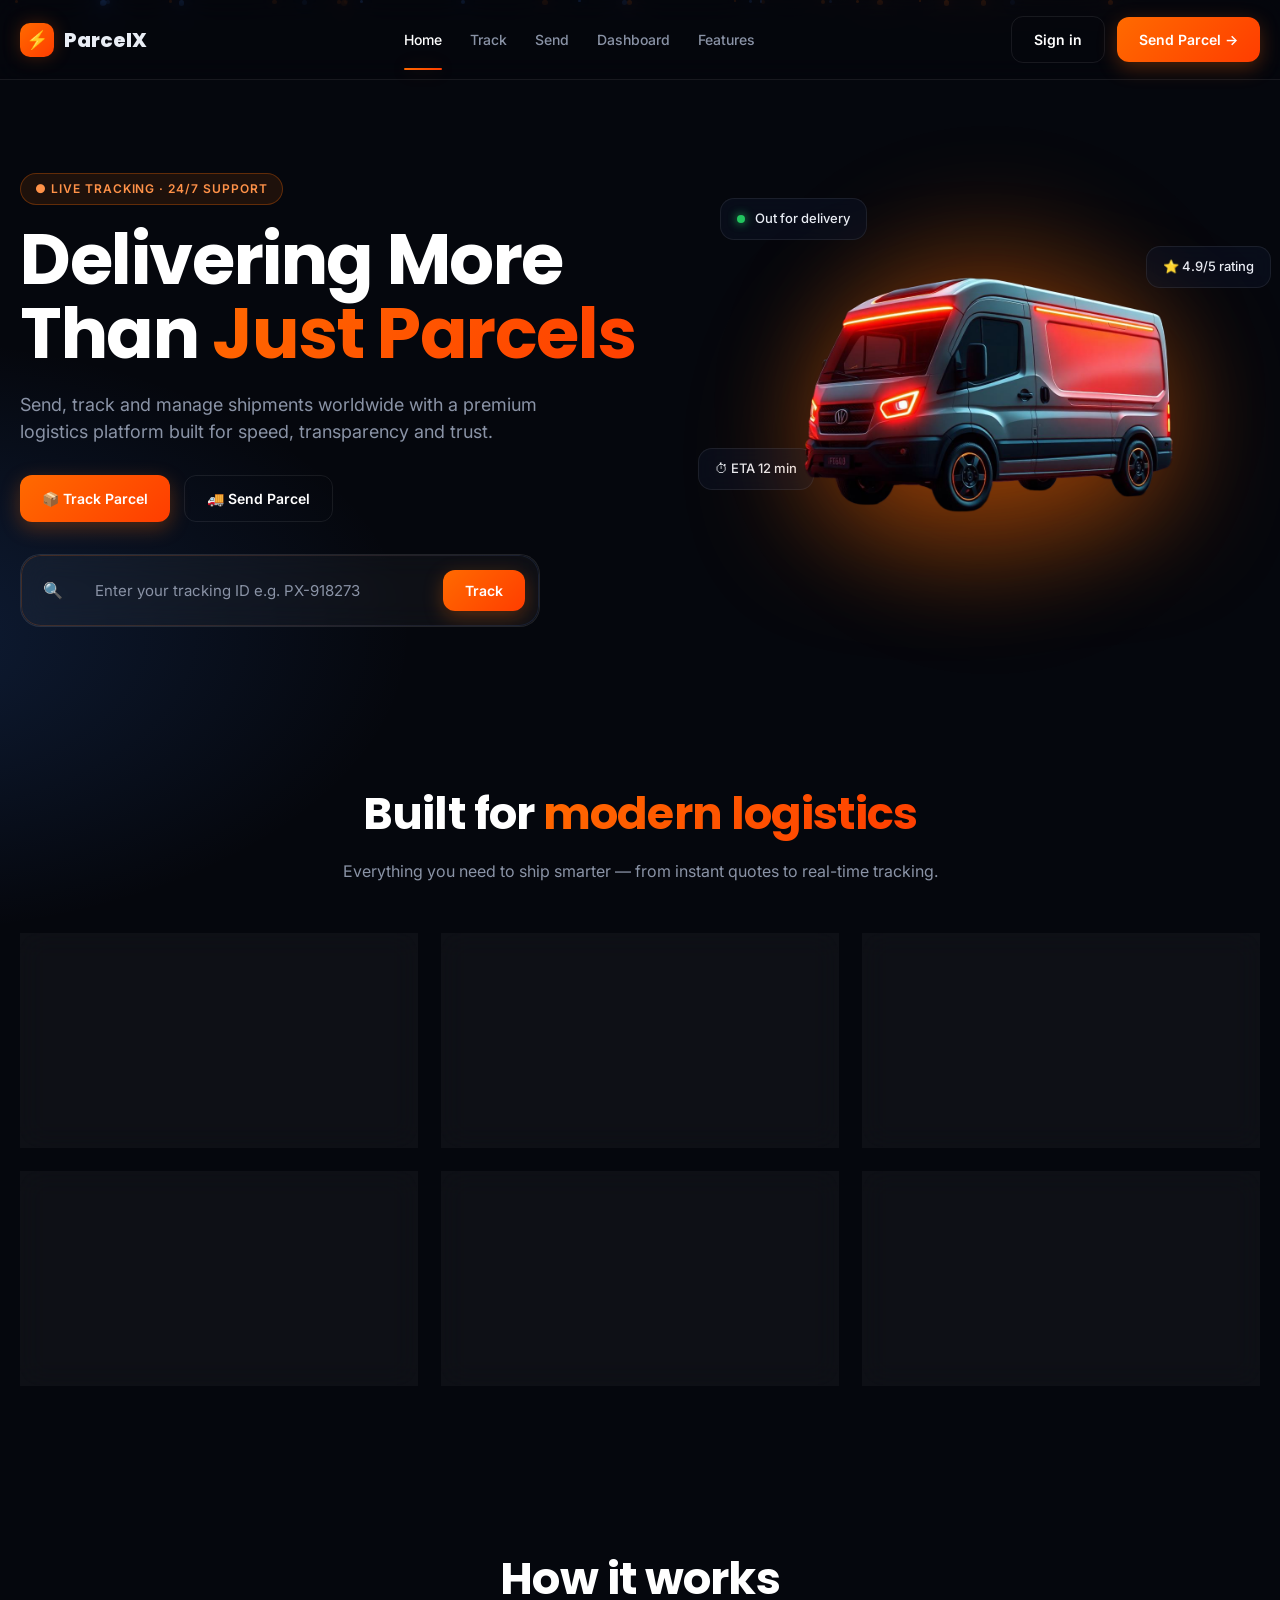
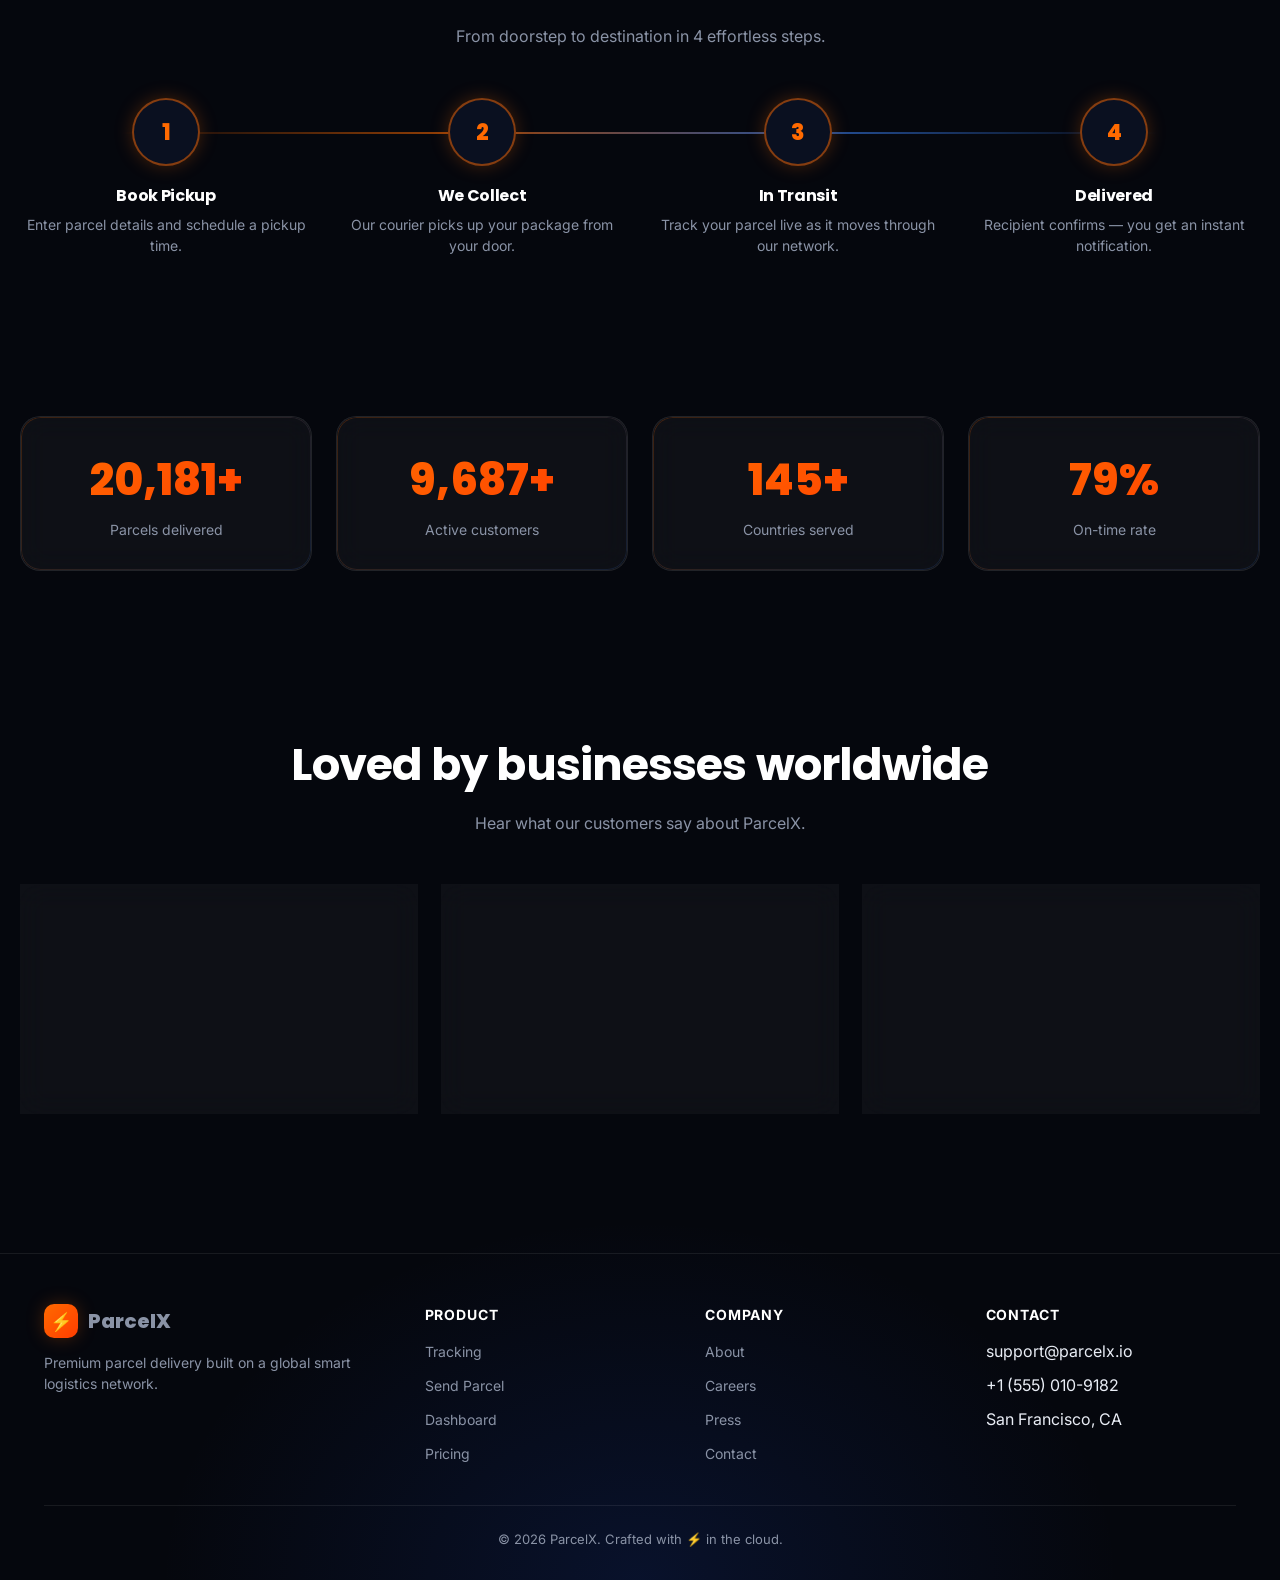
<file: PHP-MYSQL(delevery)/deledary/index.html>
<!DOCTYPE html>
<html lang="en">
<head>
<meta charset="UTF-8" />
<meta name="viewport" content="width=device-width,initial-scale=1" />
<title>ParcelX — Delivering More Than Just Parcels</title>
<meta name="description" content="Premium parcel delivery powered by smart logistics. Track, send and manage your parcels in one beautiful dashboard." />
<link rel="stylesheet" href="css/style.css" />
</head>
<body>
<div class="particles"></div>

<!-- NAV -->
<header class="nav">
  <div class="container nav-inner">
    <a href="index.html" class="logo"><span class="logo-mark">⚡</span>ParcelX</a>
    <nav class="nav-links">
      <a href="index.html" class="active">Home</a>
      <a href="tracking.html">Track</a>
      <a href="send.html">Send</a>
      <a href="dashboard.html">Dashboard</a>
      <a href="#features">Features</a>
    </nav>
    <div class="nav-actions">
      <a href="auth.html" class="btn btn-ghost">Sign in</a>
      <a href="send.html" class="btn btn-primary">Send Parcel →</a>
    </div>
  </div>
</header>

<!-- HERO -->
<section class="hero container">
  <div class="hero-grid">
    <div>
      <span class="eyebrow">● Live tracking · 24/7 support</span>
      <h1>Delivering More Than <span class="grad">Just Parcels</span></h1>
      <p class="lead">Send, track and manage shipments worldwide with a premium logistics platform built for speed, transparency and trust.</p>
      <div class="hero-cta">
        <a href="tracking.html" class="btn btn-primary">📦 Track Parcel</a>
        <a href="send.html" class="btn btn-ghost">🚚 Send Parcel</a>
      </div>
      <form class="glass hero-track" onsubmit="event.preventDefault();location.href='tracking.html'">
        <span style="padding:0 8px;color:#ff6a00">🔍</span>
        <input type="text" placeholder="Enter your tracking ID e.g. PX-918273" />
        <button class="btn btn-primary" type="submit">Track</button>
      </form>
    </div>
    <div class="hero-visual">
      <div class="chip chip-1"><span class="dot"></span> Out for delivery</div>
      <div class="chip chip-2">⏱ ETA 12 min</div>
      <div class="chip chip-3">⭐ 4.9/5 rating</div>
      <img class="hero-truck" src="img/truck.png" alt="Glowing delivery truck" />
    </div>
  </div>
</section>

<!-- FEATURES -->
<section class="block container" id="features">
  <div class="section-head">
    <h2>Built for <span style="background:var(--grad-primary);-webkit-background-clip:text;color:transparent">modern logistics</span></h2>
    <p>Everything you need to ship smarter — from instant quotes to real-time tracking.</p>
  </div>
  <div class="features">
    <div class="glass feature"><div class="icon">⚡</div><h3>Instant Booking</h3><p>Schedule pickups in under 30 seconds with our streamlined flow.</p></div>
    <div class="glass feature"><div class="icon">📍</div><h3>Live GPS Tracking</h3><p>Watch your parcel move on the map in real time, every step.</p></div>
    <div class="glass feature"><div class="icon">🛡️</div><h3>Insured Shipping</h3><p>Every package is automatically insured up to $1,000 in value.</p></div>
    <div class="glass feature"><div class="icon">🌍</div><h3>Global Network</h3><p>Reach 180+ countries through our integrated carrier network.</p></div>
    <div class="glass feature"><div class="icon">💬</div><h3>24/7 Support</h3><p>Real humans available any time you need help with a shipment.</p></div>
    <div class="glass feature"><div class="icon">📊</div><h3>Smart Dashboard</h3><p>Manage all your shipments in one beautifully animated workspace.</p></div>
  </div>
</section>

<!-- HOW IT WORKS -->
<section class="block container">
  <div class="section-head">
    <h2>How it works</h2>
    <p>From doorstep to destination in 4 effortless steps.</p>
  </div>
  <div class="steps">
    <div class="step"><div class="num">1</div><h4>Book Pickup</h4><p>Enter parcel details and schedule a pickup time.</p></div>
    <div class="step"><div class="num">2</div><h4>We Collect</h4><p>Our courier picks up your package from your door.</p></div>
    <div class="step"><div class="num">3</div><h4>In Transit</h4><p>Track your parcel live as it moves through our network.</p></div>
    <div class="step"><div class="num">4</div><h4>Delivered</h4><p>Recipient confirms — you get an instant notification.</p></div>
  </div>
</section>

<!-- STATS -->
<section class="block container">
  <div class="stats">
    <div class="glass stat"><div class="num" data-count="25000" data-suffix="+">0</div><div class="label">Parcels delivered</div></div>
    <div class="glass stat"><div class="num" data-count="12000" data-suffix="+">0</div><div class="label">Active customers</div></div>
    <div class="glass stat"><div class="num" data-count="180" data-suffix="+">0</div><div class="label">Countries served</div></div>
    <div class="glass stat"><div class="num" data-count="99" data-suffix="%">0</div><div class="label">On-time rate</div></div>
  </div>
</section>

<!-- TESTIMONIALS -->
<section class="block container">
  <div class="section-head">
    <h2>Loved by businesses worldwide</h2>
    <p>Hear what our customers say about ParcelX.</p>
  </div>
  <div class="tests">
    <div class="glass test">
      <div class="stars">★★★★★</div>
      <p class="quote">“ParcelX completely transformed how we ship. The dashboard alone saves us hours every week.”</p>
      <div class="who"><div class="avatar">SM</div><div><div class="name">Sara Mitchell</div><div class="role">COO, Northwind Co.</div></div></div>
    </div>
    <div class="glass test">
      <div class="stars">★★★★★</div>
      <p class="quote">“Live tracking is unreal — our customers literally watch their orders arrive. Game changer.”</p>
      <div class="who"><div class="avatar">JL</div><div><div class="name">Jordan Lee</div><div class="role">Founder, Bloom &amp; Co.</div></div></div>
    </div>
    <div class="glass test">
      <div class="stars">★★★★★</div>
      <p class="quote">“The fastest, cleanest logistics platform I've ever used. Worth every cent of the upgrade.”</p>
      <div class="who"><div class="avatar">AK</div><div><div class="name">Alex Kim</div><div class="role">Ops Lead, Pixel Mart</div></div></div>
    </div>
  </div>
</section>

<!-- FOOTER -->
<footer>
  <div class="container">
    <div class="foot-grid">
      <div>
        <a href="#" class="logo"><span class="logo-mark">⚡</span>ParcelX</a>
        <p style="color:var(--muted);font-size:14px;margin-top:14px;max-width:320px">Premium parcel delivery built on a global smart logistics network.</p>
      </div>
      <div><h5>Product</h5><ul><li><a href="tracking.html">Tracking</a></li><li><a href="send.html">Send Parcel</a></li><li><a href="dashboard.html">Dashboard</a></li><li><a href="#">Pricing</a></li></ul></div>
      <div><h5>Company</h5><ul><li><a href="#">About</a></li><li><a href="#">Careers</a></li><li><a href="#">Press</a></li><li><a href="#">Contact</a></li></ul></div>
      <div><h5>Contact</h5><ul><li>support@parcelx.io</li><li>+1 (555) 010-9182</li><li>San Francisco, CA</li></ul></div>
    </div>
    <div class="copy">© 2026 ParcelX. Crafted with ⚡ in the cloud.</div>
  </div>
</footer>

<script src="js/main.js"></script>
</body>
</html>
</file>
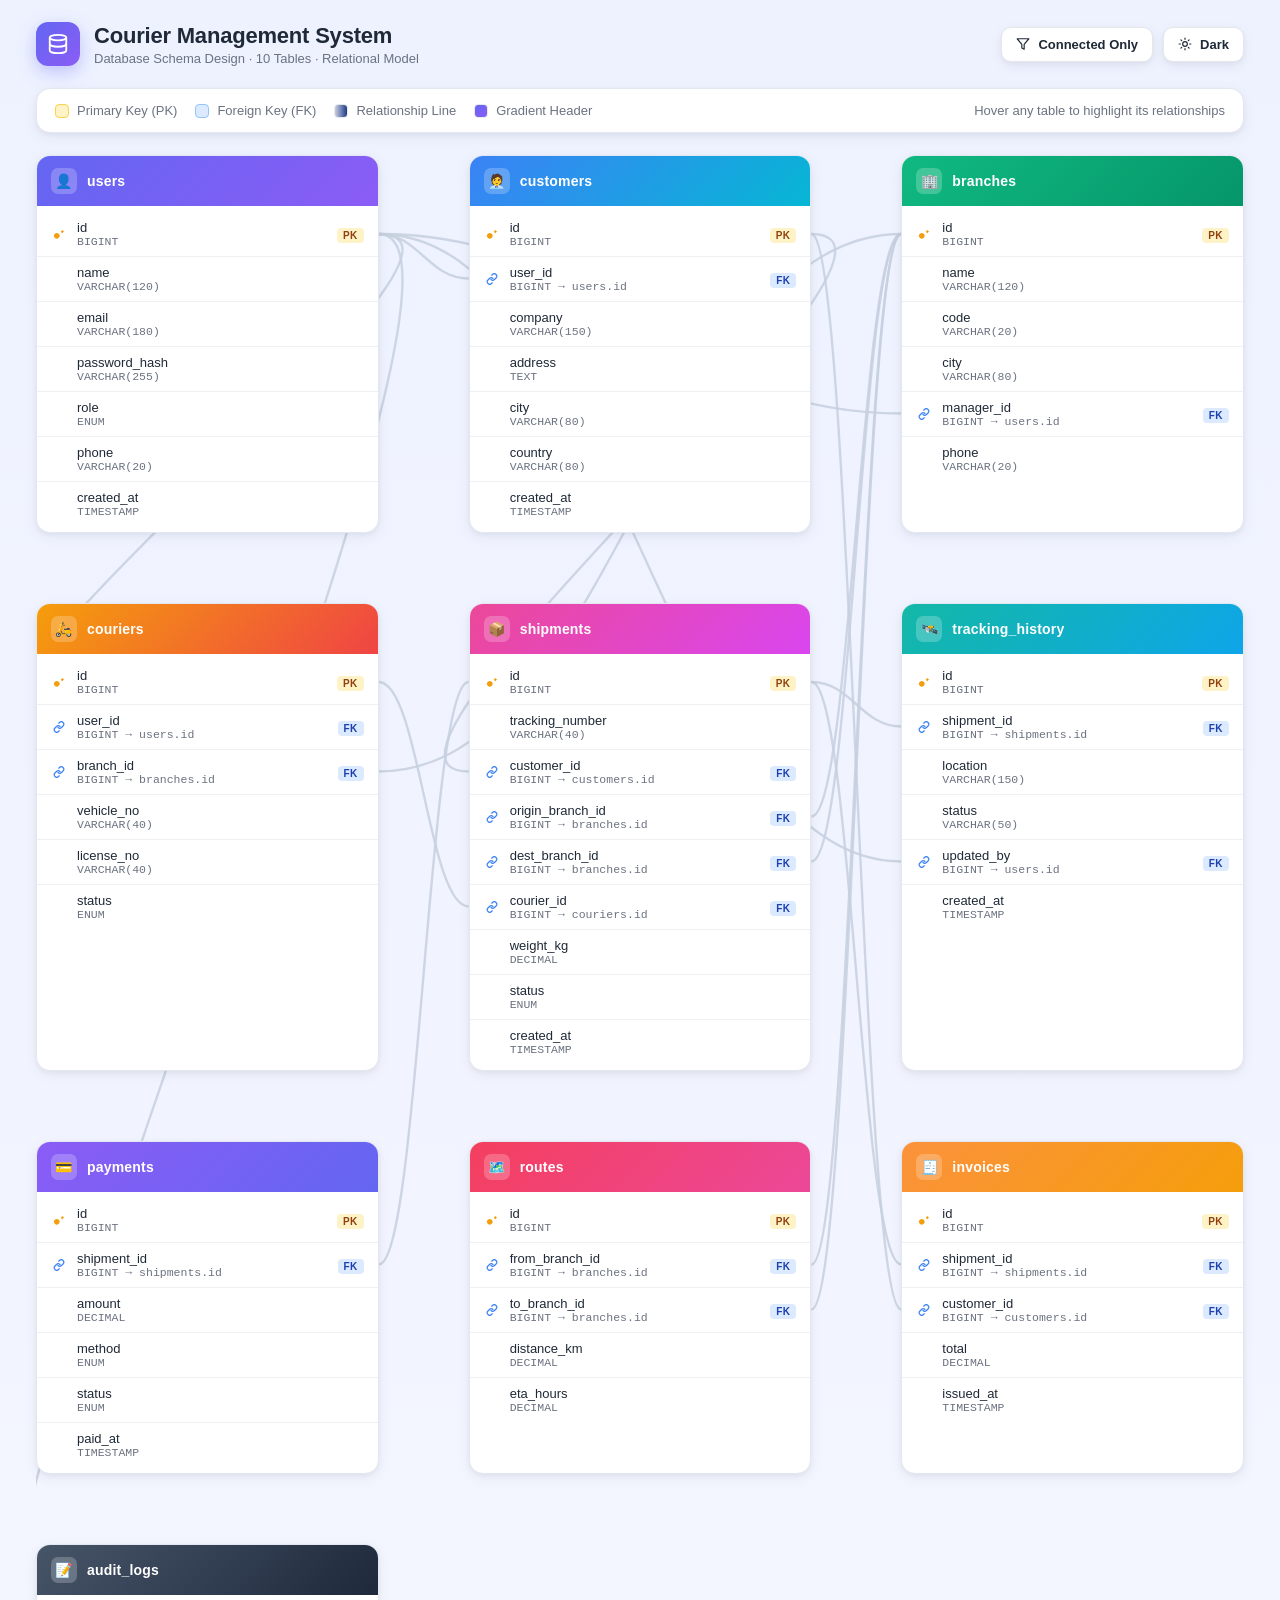
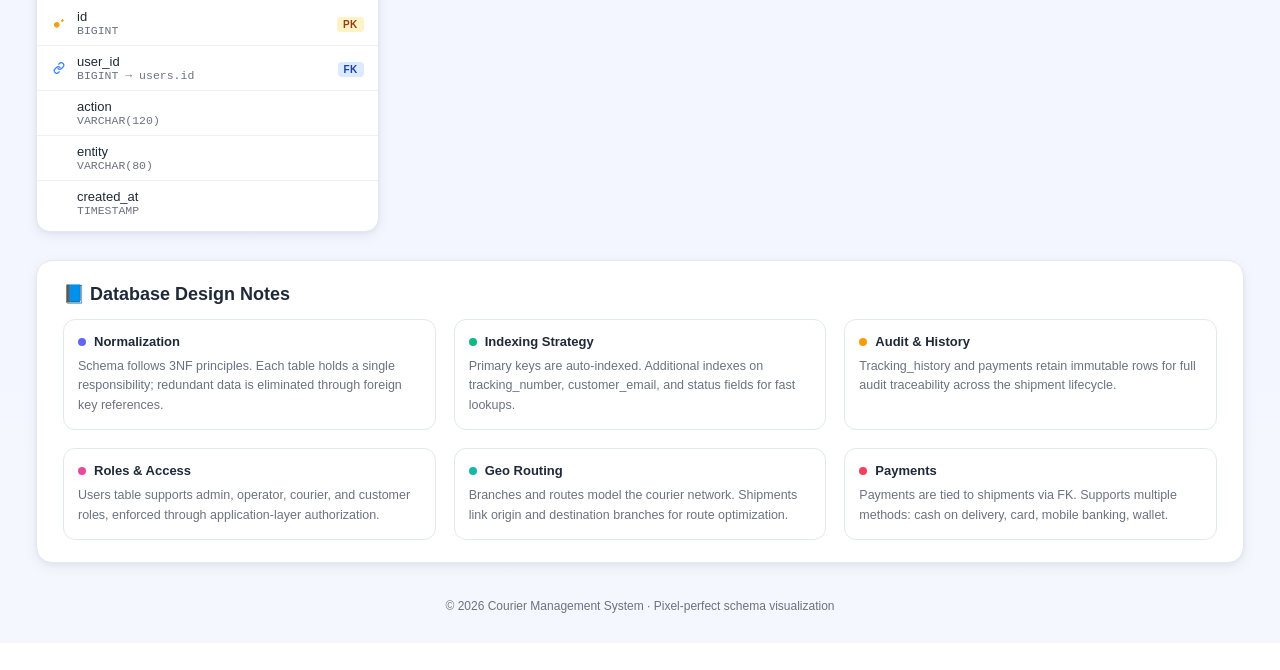
<file: PHP-MYSQL(delevery)/courier_db_design.html>
<!DOCTYPE html>
<html lang="en">
<head>
<meta charset="UTF-8" />
<meta name="viewport" content="width=device-width, initial-scale=1.0" />
<title>Courier Management System — Database Design</title>
<style>
  /* ---------- Theme tokens ---------- */
  :root{
    --bg: #f4f6fb;
    --bg-grad-1: #eef2ff;
    --bg-grad-2: #f5f7ff;
    --panel: #ffffff;
    --panel-border: #e3e8f0;
    --text: #1f2937;
    --text-muted: #6b7280;
    --pk: #fef3c7;
    --pk-text: #92400e;
    --fk: #dbeafe;
    --fk-text: #1e40af;
    --row-border: #eef0f4;
    --row-hover: #f8fafc;
    --shadow: 0 4px 14px rgba(15,23,42,.06), 0 2px 4px rgba(15,23,42,.04);
    --line: #c7d0e0;
    --line-active: #1e3a8a;
    --legend-bg: #ffffff;
    --header-text: #ffffff;
    --chip-bg: #ffffff;
    --chip-border: #e5e7eb;
    --note-bg: #ffffff;
    --transition: .25s ease;
  }
  .dark{
    --bg: #0b1220;
    --bg-grad-1: #0d1426;
    --bg-grad-2: #0a0f1d;
    --panel: #121a2c;
    --panel-border: #1f2a44;
    --text: #e5e7eb;
    --text-muted: #94a3b8;
    --pk: #4a3a14;
    --pk-text: #fde68a;
    --fk: #16345e;
    --fk-text: #93c5fd;
    --row-border: #1b2540;
    --row-hover: #182241;
    --shadow: 0 6px 20px rgba(0,0,0,.45), 0 2px 6px rgba(0,0,0,.35);
    --line: #3a4a6b;
    --line-active: #93c5fd;
    --legend-bg: #121a2c;
    --header-text: #ffffff;
    --chip-bg: #121a2c;
    --chip-border: #1f2a44;
    --note-bg: #121a2c;
  }

  *{box-sizing:border-box}
  html,body{margin:0;padding:0}
  body{
    font-family: -apple-system, BlinkMacSystemFont, "Segoe UI", Roboto, "Helvetica Neue", Arial, sans-serif;
    color: var(--text);
    background: linear-gradient(180deg, var(--bg-grad-1), var(--bg-grad-2));
    min-height: 100vh;
    transition: background-color var(--transition), color var(--transition);
  }

  /* ---------- Top bar ---------- */
  .topbar{
    display:flex; align-items:center; justify-content:space-between;
    padding: 22px 36px 8px;
  }
  .brand{
    display:flex; align-items:center; gap:14px;
  }
  .brand-icon{
    width:44px;height:44px;border-radius:12px;
    background: linear-gradient(135deg,#6366f1,#8b5cf6);
    display:flex;align-items:center;justify-content:center;color:#fff;
    box-shadow: 0 6px 18px rgba(99,102,241,.35);
  }
  .brand h1{font-size:22px;margin:0;font-weight:700;letter-spacing:-.2px}
  .brand p{margin:2px 0 0;font-size:13px;color:var(--text-muted)}

  .controls{display:flex;gap:10px;align-items:center}
  .btn{
    background: var(--chip-bg);
    border:1px solid var(--chip-border);
    color: var(--text);
    padding: 9px 14px;
    border-radius: 10px;
    font-size: 13px;
    font-weight: 600;
    cursor:pointer;
    display:inline-flex;align-items:center;gap:8px;
    box-shadow: var(--shadow);
    transition: background var(--transition), color var(--transition), border-color var(--transition), transform .15s ease;
  }
  .btn:hover{transform: translateY(-1px)}
  .btn.active{
    background: linear-gradient(135deg,#6366f1,#8b5cf6);
    color:#fff;border-color: transparent;
  }

  /* ---------- Legend ---------- */
  .legend{
    display:flex; gap:18px; flex-wrap:wrap;
    background: var(--legend-bg);
    border:1px solid var(--panel-border);
    border-radius: 14px;
    padding: 14px 18px;
    margin: 14px 36px 0;
    box-shadow: var(--shadow);
  }
  .legend .item{display:flex;align-items:center;gap:8px;font-size:13px;color:var(--text-muted)}
  .swatch{width:14px;height:14px;border-radius:4px;border:1px solid var(--chip-border)}
  .sw-pk{background:#fef3c7;border-color:#fcd34d}
  .sw-fk{background:#dbeafe;border-color:#93c5fd}
  .sw-line{background: linear-gradient(90deg,#c7d0e0,#1e3a8a)}
  .sw-rel{background: linear-gradient(135deg,#6366f1,#8b5cf6)}

  /* ---------- Diagram canvas ---------- */
  .canvas-wrap{
    position:relative;
    margin: 22px 36px 28px;
  }
  #connections{
    position:absolute; inset:0;
    width:100%; height:100%;
    pointer-events:none;
    z-index: 1;
  }
  .grid{
    position:relative;
    display:grid;
    grid-template-columns: repeat(4, 1fr);
    gap: 70px 90px;
    z-index: 2;
  }

  /* ---------- Table card ---------- */
  .table{
    background: var(--panel);
    border:1px solid var(--panel-border);
    border-radius: 14px;
    overflow: hidden;
    box-shadow: var(--shadow);
    transition: border-color var(--transition), background var(--transition);
    position: relative;
  }
  .table-header{
    padding: 12px 14px;
    color: var(--header-text);
    display:flex;align-items:center;gap:10px;
    font-weight:700;font-size:14px;
    letter-spacing:.2px;
  }
  .table-header .ico{
    width:26px;height:26px;border-radius:7px;
    background: rgba(255,255,255,.22);
    display:flex;align-items:center;justify-content:center;
  }
  .table-body{padding: 6px 0}
  .row{
    display:grid;
    grid-template-columns: 16px 1fr auto;
    gap: 10px;
    padding: 8px 14px;
    border-top: 1px solid var(--row-border);
    align-items:center;
    font-size: 13px;
    transition: background var(--transition), opacity var(--transition);
  }
  .row:first-child{border-top:none}
  .row .name{color:var(--text);font-weight:500}
  .row .type{color:var(--text-muted);font-size:11.5px;font-family: ui-monospace, SFMono-Regular, Menlo, monospace}
  .badge{
    font-size:10px;font-weight:700;padding:2px 6px;border-radius:4px;letter-spacing:.4px;
  }
  .badge.pk{background:var(--pk);color:var(--pk-text)}
  .badge.fk{background:var(--fk);color:var(--fk-text)}
  .key-ico{display:flex;align-items:center;justify-content:center;color:var(--text-muted)}

  /* Table header gradients */
  .g-indigo{background: linear-gradient(135deg,#6366f1,#8b5cf6)}
  .g-blue  {background: linear-gradient(135deg,#3b82f6,#06b6d4)}
  .g-emerald{background: linear-gradient(135deg,#10b981,#059669)}
  .g-amber {background: linear-gradient(135deg,#f59e0b,#ef4444)}
  .g-pink  {background: linear-gradient(135deg,#ec4899,#d946ef)}
  .g-teal  {background: linear-gradient(135deg,#14b8a6,#0ea5e9)}
  .g-violet{background: linear-gradient(135deg,#8b5cf6,#6366f1)}
  .g-rose  {background: linear-gradient(135deg,#f43f5e,#ec4899)}
  .g-slate {background: linear-gradient(135deg,#475569,#1e293b)}
  .g-orange{background: linear-gradient(135deg,#fb923c,#f59e0b)}

  /* ---------- Notes section ---------- */
  .notes{
    margin: 0 36px 36px;
    background: var(--note-bg);
    border:1px solid var(--panel-border);
    border-radius: 16px;
    padding: 22px 26px;
    box-shadow: var(--shadow);
  }
  .notes h2{margin:0 0 14px;font-size:18px;display:flex;align-items:center;gap:10px}
  .notes-grid{display:grid;grid-template-columns:repeat(3,1fr);gap:18px}
  .note{
    border:1px solid var(--panel-border);
    border-radius: 12px;
    padding: 14px;
    background: var(--panel);
  }
  .note h3{margin:0 0 8px;font-size:13px;display:flex;align-items:center;gap:8px;color:var(--text)}
  .note p{margin:0;font-size:12.5px;color:var(--text-muted);line-height:1.55}
  .note .dot{width:8px;height:8px;border-radius:50%}

  /* ---------- Connection lines ---------- */
  .link{
    fill:none;
    stroke: var(--line);
    stroke-width: 2.4;
    opacity: .85;
    transition: stroke var(--transition), opacity var(--transition), stroke-width var(--transition);
  }
  .link.dim{opacity:.18}
  .link.active{
    stroke: var(--line-active);
    stroke-width: 3;
    opacity: 1;
  }

  /* ---------- Filter mode highlights ---------- */
  .filter-on .row.unrelated{display:none}
  .filter-on .row.related{
    background: var(--rel-color, transparent) !important;
  }
  .filter-on .row.related .name,
  .filter-on .row.related .type{color:#0b1220 !important}
  .dark.filter-on .row.related .name,
  .dark.filter-on .row.related .type{color:#0b1220 !important}

  /* ---------- Footer ---------- */
  .footer{
    text-align:center;font-size:12px;color:var(--text-muted);padding:0 0 30px;
  }

  @media (max-width: 1280px){
    .grid{grid-template-columns: repeat(3,1fr)}
  }
  @media (max-width: 960px){
    .grid{grid-template-columns: repeat(2,1fr); gap:60px 50px}
    .notes-grid{grid-template-columns:1fr 1fr}
  }
  @media (max-width: 640px){
    .grid{grid-template-columns: 1fr}
    .notes-grid{grid-template-columns:1fr}
    .topbar{padding:16px}
    .legend,.canvas-wrap,.notes{margin-left:16px;margin-right:16px}
  }
</style>
</head>
<body>

<div class="topbar">
  <div class="brand">
    <div class="brand-icon">
      <svg width="22" height="22" viewBox="0 0 24 24" fill="none" stroke="currentColor" stroke-width="2" stroke-linecap="round" stroke-linejoin="round"><ellipse cx="12" cy="5" rx="9" ry="3"/><path d="M3 5v14a9 3 0 0 0 18 0V5"/><path d="M3 12a9 3 0 0 0 18 0"/></svg>
    </div>
    <div>
      <h1>Courier Management System</h1>
      <p>Database Schema Design · 10 Tables · Relational Model</p>
    </div>
  </div>
  <div class="controls">
    <button class="btn" id="filterBtn" title="Show only connected fields">
      <svg width="14" height="14" viewBox="0 0 24 24" fill="none" stroke="currentColor" stroke-width="2" stroke-linecap="round" stroke-linejoin="round"><path d="M22 3H2l8 9.46V19l4 2v-8.54L22 3z"/></svg>
      Connected Only
    </button>
    <button class="btn" id="themeBtn" title="Toggle theme">
      <svg id="themeIcon" width="14" height="14" viewBox="0 0 24 24" fill="none" stroke="currentColor" stroke-width="2" stroke-linecap="round" stroke-linejoin="round"><circle cx="12" cy="12" r="4"/><path d="M12 2v2M12 20v2M4.93 4.93l1.41 1.41M17.66 17.66l1.41 1.41M2 12h2M20 12h2M6.34 17.66l-1.41 1.41M19.07 4.93l-1.41 1.41"/></svg>
      <span id="themeLabel">Dark</span>
    </button>
  </div>
</div>

<div class="legend">
  <div class="item"><span class="swatch sw-pk"></span> Primary Key (PK)</div>
  <div class="item"><span class="swatch sw-fk"></span> Foreign Key (FK)</div>
  <div class="item"><span class="swatch sw-line"></span> Relationship Line</div>
  <div class="item"><span class="swatch sw-rel"></span> Gradient Header</div>
  <div class="item" style="margin-left:auto;color:var(--text-muted)">Hover any table to highlight its relationships</div>
</div>

<div class="canvas-wrap" id="canvas">
  <svg id="connections" xmlns="http://www.w3.org/2000/svg"></svg>
  <div class="grid" id="grid"></div>
</div>

<div class="notes">
  <h2>📘 Database Design Notes</h2>
  <div class="notes-grid">
    <div class="note">
      <h3><span class="dot" style="background:#6366f1"></span> Normalization</h3>
      <p>Schema follows 3NF principles. Each table holds a single responsibility; redundant data is eliminated through foreign key references.</p>
    </div>
    <div class="note">
      <h3><span class="dot" style="background:#10b981"></span> Indexing Strategy</h3>
      <p>Primary keys are auto-indexed. Additional indexes on tracking_number, customer_email, and status fields for fast lookups.</p>
    </div>
    <div class="note">
      <h3><span class="dot" style="background:#f59e0b"></span> Audit & History</h3>
      <p>Tracking_history and payments retain immutable rows for full audit traceability across the shipment lifecycle.</p>
    </div>
    <div class="note">
      <h3><span class="dot" style="background:#ec4899"></span> Roles & Access</h3>
      <p>Users table supports admin, operator, courier, and customer roles, enforced through application-layer authorization.</p>
    </div>
    <div class="note">
      <h3><span class="dot" style="background:#14b8a6"></span> Geo Routing</h3>
      <p>Branches and routes model the courier network. Shipments link origin and destination branches for route optimization.</p>
    </div>
    <div class="note">
      <h3><span class="dot" style="background:#f43f5e"></span> Payments</h3>
      <p>Payments are tied to shipments via FK. Supports multiple methods: cash on delivery, card, mobile banking, wallet.</p>
    </div>
  </div>
</div>

<div class="footer">© 2026 Courier Management System · Pixel-perfect schema visualization</div>

<script>
/* ---------- Schema definition ---------- */
const tables = [
  { id:'users', name:'users', icon:'👤', color:'g-indigo',
    fields:[
      {n:'id', t:'BIGINT', k:'pk'},
      {n:'name', t:'VARCHAR(120)'},
      {n:'email', t:'VARCHAR(180)'},
      {n:'password_hash', t:'VARCHAR(255)'},
      {n:'role', t:'ENUM'},
      {n:'phone', t:'VARCHAR(20)'},
      {n:'created_at', t:'TIMESTAMP'},
    ]},
  { id:'customers', name:'customers', icon:'🧑‍💼', color:'g-blue',
    fields:[
      {n:'id', t:'BIGINT', k:'pk'},
      {n:'user_id', t:'BIGINT', k:'fk', ref:'users.id'},
      {n:'company', t:'VARCHAR(150)'},
      {n:'address', t:'TEXT'},
      {n:'city', t:'VARCHAR(80)'},
      {n:'country', t:'VARCHAR(80)'},
      {n:'created_at', t:'TIMESTAMP'},
    ]},
  { id:'branches', name:'branches', icon:'🏢', color:'g-emerald',
    fields:[
      {n:'id', t:'BIGINT', k:'pk'},
      {n:'name', t:'VARCHAR(120)'},
      {n:'code', t:'VARCHAR(20)'},
      {n:'city', t:'VARCHAR(80)'},
      {n:'manager_id', t:'BIGINT', k:'fk', ref:'users.id'},
      {n:'phone', t:'VARCHAR(20)'},
    ]},
  { id:'couriers', name:'couriers', icon:'🛵', color:'g-amber',
    fields:[
      {n:'id', t:'BIGINT', k:'pk'},
      {n:'user_id', t:'BIGINT', k:'fk', ref:'users.id'},
      {n:'branch_id', t:'BIGINT', k:'fk', ref:'branches.id'},
      {n:'vehicle_no', t:'VARCHAR(40)'},
      {n:'license_no', t:'VARCHAR(40)'},
      {n:'status', t:'ENUM'},
    ]},
  { id:'shipments', name:'shipments', icon:'📦', color:'g-pink',
    fields:[
      {n:'id', t:'BIGINT', k:'pk'},
      {n:'tracking_number', t:'VARCHAR(40)'},
      {n:'customer_id', t:'BIGINT', k:'fk', ref:'customers.id'},
      {n:'origin_branch_id', t:'BIGINT', k:'fk', ref:'branches.id'},
      {n:'dest_branch_id', t:'BIGINT', k:'fk', ref:'branches.id'},
      {n:'courier_id', t:'BIGINT', k:'fk', ref:'couriers.id'},
      {n:'weight_kg', t:'DECIMAL'},
      {n:'status', t:'ENUM'},
      {n:'created_at', t:'TIMESTAMP'},
    ]},
  { id:'tracking_history', name:'tracking_history', icon:'🛰️', color:'g-teal',
    fields:[
      {n:'id', t:'BIGINT', k:'pk'},
      {n:'shipment_id', t:'BIGINT', k:'fk', ref:'shipments.id'},
      {n:'location', t:'VARCHAR(150)'},
      {n:'status', t:'VARCHAR(50)'},
      {n:'updated_by', t:'BIGINT', k:'fk', ref:'users.id'},
      {n:'created_at', t:'TIMESTAMP'},
    ]},
  { id:'payments', name:'payments', icon:'💳', color:'g-violet',
    fields:[
      {n:'id', t:'BIGINT', k:'pk'},
      {n:'shipment_id', t:'BIGINT', k:'fk', ref:'shipments.id'},
      {n:'amount', t:'DECIMAL'},
      {n:'method', t:'ENUM'},
      {n:'status', t:'ENUM'},
      {n:'paid_at', t:'TIMESTAMP'},
    ]},
  { id:'routes', name:'routes', icon:'🗺️', color:'g-rose',
    fields:[
      {n:'id', t:'BIGINT', k:'pk'},
      {n:'from_branch_id', t:'BIGINT', k:'fk', ref:'branches.id'},
      {n:'to_branch_id', t:'BIGINT', k:'fk', ref:'branches.id'},
      {n:'distance_km', t:'DECIMAL'},
      {n:'eta_hours', t:'DECIMAL'},
    ]},
  { id:'invoices', name:'invoices', icon:'🧾', color:'g-orange',
    fields:[
      {n:'id', t:'BIGINT', k:'pk'},
      {n:'shipment_id', t:'BIGINT', k:'fk', ref:'shipments.id'},
      {n:'customer_id', t:'BIGINT', k:'fk', ref:'customers.id'},
      {n:'total', t:'DECIMAL'},
      {n:'issued_at', t:'TIMESTAMP'},
    ]},
  { id:'audit_logs', name:'audit_logs', icon:'📝', color:'g-slate',
    fields:[
      {n:'id', t:'BIGINT', k:'pk'},
      {n:'user_id', t:'BIGINT', k:'fk', ref:'users.id'},
      {n:'action', t:'VARCHAR(120)'},
      {n:'entity', t:'VARCHAR(80)'},
      {n:'created_at', t:'TIMESTAMP'},
    ]},
];

/* ---------- Render tables ---------- */
const grid = document.getElementById('grid');
tables.forEach(t=>{
  const card = document.createElement('div');
  card.className = 'table';
  card.dataset.id = t.id;
  card.innerHTML = `
    <div class="table-header ${t.color}">
      <div class="ico">${t.icon}</div>
      <div>${t.name}</div>
    </div>
    <div class="table-body">
      ${t.fields.map(f=>`
        <div class="row" data-field="${f.n}">
          <div class="key-ico">${f.k==='pk'
            ? '<svg width="12" height="12" viewBox="0 0 24 24" fill="#f59e0b"><path d="M21 2l-2 2m-7.61 7.61a5.5 5.5 0 1 1-7.778 7.778 5.5 5.5 0 0 1 7.777-7.777zm0 0L15.5 7.5m0 0l3 3L22 7l-3-3m-3.5 3.5L19 4"/></svg>'
            : f.k==='fk'
              ? '<svg width="12" height="12" viewBox="0 0 24 24" fill="none" stroke="#3b82f6" stroke-width="2.4" stroke-linecap="round"><path d="M10 13a5 5 0 0 0 7.07 0l3-3a5 5 0 0 0-7.07-7.07l-1.5 1.5"/><path d="M14 11a5 5 0 0 0-7.07 0l-3 3a5 5 0 0 0 7.07 7.07l1.5-1.5"/></svg>'
              : ''}
          </div>
          <div>
            <div class="name">${f.n}</div>
            <div class="type">${f.t}${f.ref?` → ${f.ref}`:''}</div>
          </div>
          <div>${f.k==='pk'?'<span class="badge pk">PK</span>':f.k==='fk'?'<span class="badge fk">FK</span>':''}</div>
        </div>
      `).join('')}
    </div>`;
  grid.appendChild(card);
});

/* ---------- Build relationships ---------- */
const relationships = []; // {from:{table,field}, to:{table,field}, id}
tables.forEach(t=>{
  t.fields.forEach(f=>{
    if(f.k==='fk' && f.ref){
      const [tt, tf] = f.ref.split('.');
      relationships.push({
        id: `${t.id}.${f.n}->${tt}.${tf}`,
        from:{table:t.id, field:f.n},
        to:{table:tt, field:tf},
      });
    }
  });
});

/* ---------- Group connected fields with colors ---------- */
// Each relationship endpoints belong to the same group.
// We union-find tables that share relationships -> one color per related cluster of FIELDS sharing a referenced PK.
const groupColors = ['#fde68a','#bfdbfe','#bbf7d0','#fecaca','#ddd6fe','#fbcfe8','#a5f3fc','#fed7aa','#c7d2fe','#fcd34d'];
const fieldGroup = new Map(); // "table.field" -> groupIndex
let groupIdx = 0;
// Group by referenced PK target
const targetToGroup = new Map();
relationships.forEach(r=>{
  const targetKey = `${r.to.table}.${r.to.field}`;
  if(!targetToGroup.has(targetKey)){
    targetToGroup.set(targetKey, groupIdx++);
  }
  const g = targetToGroup.get(targetKey);
  fieldGroup.set(`${r.from.table}.${r.from.field}`, g);
  fieldGroup.set(targetKey, g);
});

/* ---------- Draw SVG lines ---------- */
const svg = document.getElementById('connections');
const canvas = document.getElementById('canvas');

function getRowCenter(tableId, fieldName){
  const card = grid.querySelector(`.table[data-id="${tableId}"]`);
  if(!card) return null;
  const row = card.querySelector(`.row[data-field="${fieldName}"]`) || card;
  const cRect = canvas.getBoundingClientRect();
  const rRect = row.getBoundingClientRect();
  const tRect = card.getBoundingClientRect();
  return {
    leftX: tRect.left - cRect.left,
    rightX: tRect.right - cRect.left,
    y: rRect.top - cRect.top + rRect.height/2,
    centerX: (tRect.left + tRect.right)/2 - cRect.left,
  };
}

function drawLines(){
  const w = canvas.clientWidth, h = canvas.clientHeight;
  svg.setAttribute('width', w);
  svg.setAttribute('height', h);
  svg.setAttribute('viewBox', `0 0 ${w} ${h}`);
  svg.innerHTML = '';
  relationships.forEach(r=>{
    const a = getRowCenter(r.from.table, r.from.field);
    const b = getRowCenter(r.to.table, r.to.field);
    if(!a||!b) return;
    // pick sides based on relative position
    const fromRight = a.centerX < b.centerX;
    const x1 = fromRight ? a.rightX : a.leftX;
    const x2 = fromRight ? b.leftX  : b.rightX;
    const y1 = a.y, y2 = b.y;
    const dx = Math.max(40, Math.abs(x2-x1)*0.45);
    const c1x = fromRight ? x1+dx : x1-dx;
    const c2x = fromRight ? x2-dx : x2+dx;
    const path = document.createElementNS('http://www.w3.org/2000/svg','path');
    path.setAttribute('d', `M ${x1} ${y1} C ${c1x} ${y1}, ${c2x} ${y2}, ${x2} ${y2}`);
    path.setAttribute('class','link');
    path.dataset.from = r.from.table;
    path.dataset.to   = r.to.table;
    path.dataset.id   = r.id;
    svg.appendChild(path);
  });
}

drawLines();
window.addEventListener('resize', drawLines);
const ro = new ResizeObserver(drawLines);
ro.observe(canvas);

/* ---------- Hover highlight ---------- */
function setHover(tableId){
  const links = svg.querySelectorAll('.link');
  if(!tableId){
    links.forEach(l=>l.classList.remove('active','dim'));
    return;
  }
  links.forEach(l=>{
    if(l.dataset.from===tableId || l.dataset.to===tableId){
      l.classList.add('active'); l.classList.remove('dim');
    } else {
      l.classList.add('dim'); l.classList.remove('active');
    }
  });
}
grid.querySelectorAll('.table').forEach(card=>{
  card.addEventListener('mouseenter', ()=>setHover(card.dataset.id));
  card.addEventListener('mouseleave', ()=>setHover(null));
});

/* ---------- Theme toggle ---------- */
const themeBtn = document.getElementById('themeBtn');
const themeLabel = document.getElementById('themeLabel');
function applyTheme(t){
  document.documentElement.classList.toggle('dark', t==='dark');
  document.body.classList.toggle('dark', t==='dark');
  themeLabel.textContent = t==='dark' ? 'Light' : 'Dark';
  try{ localStorage.setItem('cms_theme', t);}catch(e){}
}
let saved='light';
try{ saved = localStorage.getItem('cms_theme') || 'light'; }catch(e){}
applyTheme(saved);
themeBtn.addEventListener('click', ()=>{
  const cur = document.body.classList.contains('dark') ? 'dark' : 'light';
  applyTheme(cur==='dark' ? 'light' : 'dark');
  setTimeout(drawLines, 280);
});

/* ---------- Connected Fields Filter ---------- */
const filterBtn = document.getElementById('filterBtn');
let filterOn = false;
function applyFilter(){
  document.body.classList.toggle('filter-on', filterOn);
  filterBtn.classList.toggle('active', filterOn);
  document.querySelectorAll('.table').forEach(card=>{
    const tid = card.dataset.id;
    card.querySelectorAll('.row').forEach(row=>{
      const fname = row.dataset.field;
      const key = `${tid}.${fname}`;
      const g = fieldGroup.get(key);
      row.classList.remove('related','unrelated');
      row.style.removeProperty('--rel-color');
      if(filterOn){
        if(g!==undefined){
          row.classList.add('related');
          row.style.setProperty('--rel-color', groupColors[g % groupColors.length]);
        } else {
          row.classList.add('unrelated');
        }
      }
    });
  });
  setTimeout(drawLines, 50);
}
filterBtn.addEventListener('click', ()=>{ filterOn = !filterOn; applyFilter(); });

</script>
</body>
</html>
</file>
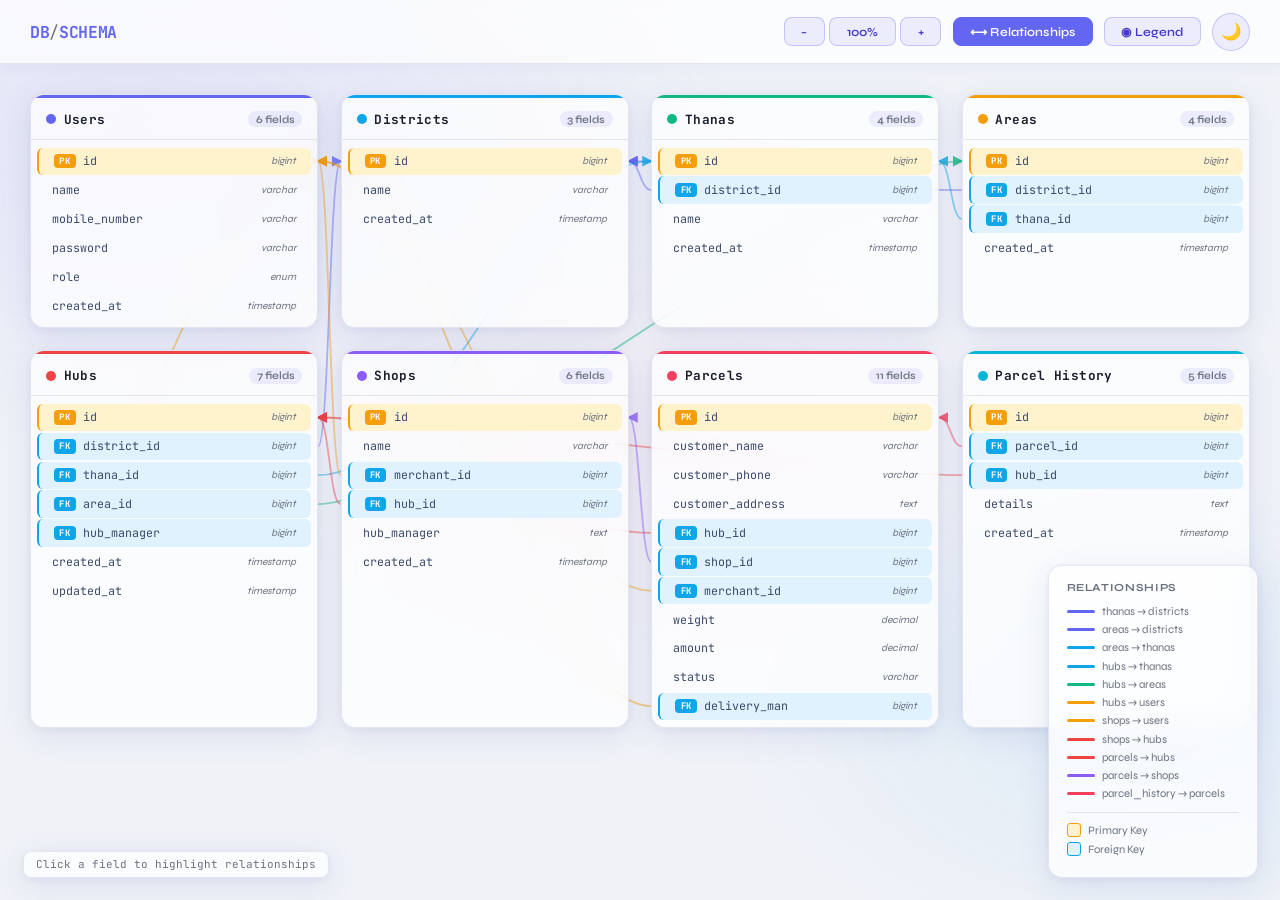
<file: PHP-MYSQL(delevery)/schema-visualizer.html>
<!DOCTYPE html>
<html lang="en">
<head>
<meta charset="UTF-8" />
<meta name="viewport" content="width=device-width, initial-scale=1.0" />
<title>Database Schema Visualizer</title>
<link href="https://fonts.googleapis.com/css2?family=JetBrains+Mono:wght@400;600;700&family=Syne:wght@400;600;700;800&display=swap" rel="stylesheet" />
<style>
/* ─── CSS Variables (Light & Dark Themes) ─────────────────────── */
:root {
  --bg:           #f0f2f8;
  --surface:      rgba(255,255,255,0.72);
  --surface-hover:rgba(255,255,255,0.92);
  --border:       rgba(120,130,180,0.18);
  --text:         #1a1d2e;
  --text-muted:   #6b7280;
  --text-mono:    #3b4a6b;
  --shadow:       0 8px 32px rgba(60,80,160,0.10), 0 2px 8px rgba(60,80,160,0.07);
  --shadow-hover: 0 16px 48px rgba(60,80,160,0.18), 0 4px 16px rgba(60,80,160,0.10);
  --pk-bg:        #fff3cd;
  --pk-border:    #f59e0b;
  --pk-text:      #92400e;
  --fk-bg:        #e0f2fe;
  --fk-border:    #0ea5e9;
  --fk-text:      #0c4a6e;
  --highlight-bg: #fef9c3;
  --accent:       #6366f1;
  --btn-bg:       rgba(99,102,241,0.10);
  --btn-border:   rgba(99,102,241,0.30);
  --btn-text:     #4338ca;
  --glass-blur:   16px;
  --radius:       14px;
  --transition:   0.3s cubic-bezier(.4,0,.2,1);
}
[data-theme="dark"] {
  --bg:           #0f1117;
  --surface:      rgba(25,28,42,0.82);
  --surface-hover:rgba(35,38,58,0.96);
  --border:       rgba(120,130,200,0.14);
  --text:         #e8eaf6;
  --text-muted:   #8892b0;
  --text-mono:    #a5b4fc;
  --shadow:       0 8px 32px rgba(0,0,0,0.40), 0 2px 8px rgba(0,0,0,0.30);
  --shadow-hover: 0 16px 48px rgba(0,0,0,0.55), 0 4px 16px rgba(0,0,0,0.35);
  --pk-bg:        #3b2a00;
  --pk-border:    #d97706;
  --pk-text:      #fcd34d;
  --fk-bg:        #082032;
  --fk-border:    #0284c7;
  --fk-text:      #7dd3fc;
  --highlight-bg: #1e1a00;
  --btn-bg:       rgba(99,102,241,0.18);
  --btn-border:   rgba(99,102,241,0.40);
  --btn-text:     #a5b4fc;
}

/* ─── Reset & Base ────────────────────────────────────────────── */
*, *::before, *::after { box-sizing: border-box; margin: 0; padding: 0; }
html { font-size: 15px; }
body {
  font-family: 'Syne', sans-serif;
  background: var(--bg);
  color: var(--text);
  min-height: 100vh;
  transition: background var(--transition), color var(--transition);
  overflow-x: hidden;
}

/* ─── Animated background mesh ───────────────────────────────── */
body::before {
  content: '';
  position: fixed; inset: 0; z-index: 0;
  background:
    radial-gradient(ellipse 80% 60% at 10% 15%, rgba(99,102,241,0.09) 0%, transparent 60%),
    radial-gradient(ellipse 60% 50% at 90% 80%, rgba(14,165,233,0.07) 0%, transparent 55%),
    radial-gradient(ellipse 50% 40% at 50% 50%, rgba(244,114,182,0.05) 0%, transparent 60%);
  pointer-events: none;
}
[data-theme="dark"] body::before {
  background:
    radial-gradient(ellipse 80% 60% at 10% 15%, rgba(99,102,241,0.18) 0%, transparent 60%),
    radial-gradient(ellipse 60% 50% at 90% 80%, rgba(14,165,233,0.14) 0%, transparent 55%),
    radial-gradient(ellipse 50% 40% at 50% 50%, rgba(244,114,182,0.08) 0%, transparent 60%);
}

/* ─── Header ──────────────────────────────────────────────────── */
header {
  position: sticky; top: 0; z-index: 100;
  backdrop-filter: blur(var(--glass-blur));
  -webkit-backdrop-filter: blur(var(--glass-blur));
  background: var(--surface);
  border-bottom: 1px solid var(--border);
  padding: 0 2rem;
  height: 64px;
  display: flex; align-items: center; justify-content: space-between;
  gap: 1rem;
  box-shadow: 0 2px 16px rgba(60,80,160,0.06);
  transition: background var(--transition);
}
.header-left { display: flex; align-items: center; gap: 1rem; }
.logo {
  font-family: 'JetBrains Mono', monospace;
  font-weight: 700; font-size: 1.1rem;
  color: var(--accent);
  letter-spacing: -0.02em;
  user-select: none;
}
.logo span { color: var(--text-muted); font-weight: 400; }
.header-right { display: flex; align-items: center; gap: 0.75rem; flex-wrap: wrap; }

/* ─── Buttons ─────────────────────────────────────────────────── */
button {
  cursor: pointer; border: none; outline: none;
  font-family: 'Syne', sans-serif; font-weight: 600;
  transition: all var(--transition);
}
.btn {
  padding: 0.45rem 1.1rem;
  border-radius: 8px;
  font-size: 0.82rem;
  background: var(--btn-bg);
  border: 1px solid var(--btn-border);
  color: var(--btn-text);
  letter-spacing: 0.01em;
  display: flex; align-items: center; gap: 0.4rem;
  white-space: nowrap;
}
.btn:hover { filter: brightness(1.1); transform: translateY(-1px); box-shadow: 0 4px 12px rgba(99,102,241,0.15); }
.btn:active { transform: translateY(0); }
.btn.active {
  background: var(--accent);
  border-color: var(--accent);
  color: #fff;
}
.btn-theme {
  width: 38px; height: 38px; padding: 0;
  border-radius: 50%;
  background: var(--btn-bg);
  border: 1px solid var(--btn-border);
  color: var(--btn-text);
  font-size: 1.1rem;
  display: grid; place-items: center;
}
.zoom-controls { display: flex; gap: 0.3rem; }

/* ─── Main canvas area ────────────────────────────────────────── */
#app {
  position: relative; z-index: 1;
  padding: 2rem;
}

/* ─── Zoom wrapper ────────────────────────────────────────────── */
#zoom-wrapper {
  transform-origin: top left;
  transition: transform 0.2s ease;
  position: relative;
}

/* ─── SVG overlay ─────────────────────────────────────────────── */
#svg-overlay {
  position: absolute;
  top: 0; left: 0;
  width: 100%; height: 100%;
  pointer-events: none;
  z-index: 0;
  overflow: visible;
}

/* ─── Schema grid ─────────────────────────────────────────────── */
#schema-grid {
  display: grid;
  grid-template-columns: repeat(auto-fill, minmax(240px, 1fr));
  gap: 1.5rem;
  position: relative; z-index: 1;
}

/* ─── Table Card ──────────────────────────────────────────────── */
.table-card {
  background: var(--surface);
  border: 1px solid var(--border);
  border-radius: var(--radius);
  box-shadow: var(--shadow);
  backdrop-filter: blur(var(--glass-blur));
  -webkit-backdrop-filter: blur(var(--glass-blur));
  overflow: hidden;
  transition: box-shadow var(--transition), transform var(--transition), background var(--transition);
  cursor: grab;
  user-select: none;
}
.table-card:active { cursor: grabbing; }
.table-card:hover { box-shadow: var(--shadow-hover); transform: translateY(-2px); }

/* Table header color stripe */
.table-header {
  padding: 0.85rem 1rem 0.75rem;
  display: flex; align-items: center; gap: 0.5rem;
  border-bottom: 1px solid var(--border);
}
.table-dot {
  width: 10px; height: 10px; border-radius: 50%; flex-shrink: 0;
}
.table-name {
  font-family: 'JetBrains Mono', monospace;
  font-size: 0.85rem; font-weight: 700;
  letter-spacing: 0.03em;
  color: var(--text);
}
.field-count {
  margin-left: auto;
  font-size: 0.72rem; font-weight: 600;
  color: var(--text-muted);
  background: var(--btn-bg);
  border-radius: 12px;
  padding: 0.1rem 0.5rem;
}

/* Fields list */
.fields-list { padding: 0.4rem 0; }
.field-row {
  display: flex; align-items: center; gap: 0.5rem;
  padding: 0.38rem 1rem;
  border-radius: 6px;
  margin: 0.1rem 0.4rem;
  cursor: pointer;
  transition: background var(--transition), transform var(--transition);
  position: relative;
}
.field-row:hover { background: var(--surface-hover); transform: translateX(2px); }
.field-row.pk { background: var(--pk-bg); border-left: 2px solid var(--pk-border); }
.field-row.fk { background: var(--fk-bg); border-left: 2px solid var(--fk-border); }
.field-row.highlighted {
  background: var(--highlight-bg) !important;
  transform: translateX(3px);
  box-shadow: 0 0 0 1.5px var(--accent);
  animation: pulse-highlight 0.4s ease;
}
@keyframes pulse-highlight {
  0%   { box-shadow: 0 0 0 0 rgba(99,102,241,0.5); }
  50%  { box-shadow: 0 0 0 6px rgba(99,102,241,0.1); }
  100% { box-shadow: 0 0 0 1.5px var(--accent); }
}

.badge {
  font-family: 'JetBrains Mono', monospace;
  font-size: 0.6rem; font-weight: 700;
  letter-spacing: 0.04em;
  padding: 0.08rem 0.36rem;
  border-radius: 4px;
  flex-shrink: 0;
  text-transform: uppercase;
}
.badge-pk { background: var(--pk-border); color: #fff; }
.badge-fk { background: var(--fk-border); color: #fff; }

.field-name {
  font-family: 'JetBrains Mono', monospace;
  font-size: 0.78rem;
  color: var(--text-mono);
  flex: 1;
}
.field-type {
  font-size: 0.68rem;
  color: var(--text-muted);
  font-style: italic;
}

/* ─── Legend ──────────────────────────────────────────────────── */
#legend {
  position: fixed; bottom: 1.5rem; right: 1.5rem; z-index: 200;
  background: var(--surface);
  border: 1px solid var(--border);
  border-radius: var(--radius);
  backdrop-filter: blur(var(--glass-blur));
  -webkit-backdrop-filter: blur(var(--glass-blur));
  padding: 1rem 1.2rem;
  box-shadow: var(--shadow);
  min-width: 210px;
  transition: opacity var(--transition), transform var(--transition);
}
#legend.hidden { opacity: 0; pointer-events: none; transform: translateY(10px); }
.legend-title {
  font-size: 0.72rem; font-weight: 700; letter-spacing: 0.06em;
  color: var(--text-muted); text-transform: uppercase;
  margin-bottom: 0.7rem;
}
.legend-item {
  display: flex; align-items: center; gap: 0.5rem;
  margin-bottom: 0.35rem; font-size: 0.75rem;
  color: var(--text-muted);
}
.legend-line {
  width: 28px; height: 3px; border-radius: 2px; flex-shrink: 0;
}

/* ─── Tooltip ─────────────────────────────────────────────────── */
#tooltip {
  position: fixed; z-index: 999; pointer-events: none;
  background: var(--surface);
  border: 1px solid var(--border);
  border-radius: 8px; padding: 0.5rem 0.85rem;
  font-size: 0.78rem; color: var(--text-mono);
  box-shadow: var(--shadow-hover);
  backdrop-filter: blur(12px);
  opacity: 0; transition: opacity 0.15s;
  white-space: nowrap;
  font-family: 'JetBrains Mono', monospace;
}
#tooltip.show { opacity: 1; }

/* ─── Status bar ──────────────────────────────────────────────── */
#status-bar {
  position: fixed; bottom: 1.5rem; left: 1.5rem; z-index: 200;
  font-size: 0.73rem; color: var(--text-muted);
  font-family: 'JetBrains Mono', monospace;
  background: var(--surface);
  border: 1px solid var(--border);
  border-radius: 8px; padding: 0.35rem 0.8rem;
  backdrop-filter: blur(8px);
  box-shadow: var(--shadow);
  transition: all var(--transition);
}

/* ─── Scrollbar ───────────────────────────────────────────────── */
::-webkit-scrollbar { width: 6px; height: 6px; }
::-webkit-scrollbar-track { background: transparent; }
::-webkit-scrollbar-thumb { background: var(--border); border-radius: 3px; }

/* ─── Responsive ──────────────────────────────────────────────── */
@media (max-width: 600px) {
  #app { padding: 1rem; }
  header { padding: 0 1rem; }
  .logo span { display: none; }
  #legend { display: none; }
}
</style>
</head>
<body data-theme="light">

<!-- ─── Header ─────────────────────────────────────────────────── -->
<header>
  <div class="header-left">
    <div class="logo">DB<span>/</span>SCHEMA</div>
  </div>
  <div class="header-right">
    <div class="zoom-controls">
      <button class="btn" id="btn-zoom-out" title="Zoom Out">−</button>
      <button class="btn" id="btn-zoom-reset" title="Reset Zoom">100%</button>
      <button class="btn" id="btn-zoom-in" title="Zoom In">+</button>
    </div>
    <button class="btn active" id="btn-relationships">⟷ Relationships</button>
    <button class="btn" id="btn-legend">◉ Legend</button>
    <button class="btn-theme" id="btn-theme" title="Toggle Theme">🌙</button>
  </div>
</header>

<!-- ─── Main App ────────────────────────────────────────────────── -->
<div id="app">
  <div id="zoom-wrapper">
    <!-- SVG for connection lines (drawn behind table cards) -->
    <svg id="svg-overlay" xmlns="http://www.w3.org/2000/svg"></svg>
    <!-- Schema grid filled by JS -->
    <div id="schema-grid"></div>
  </div>
</div>

<!-- ─── Legend ──────────────────────────────────────────────────── -->
<div id="legend">
  <div class="legend-title">Relationships</div>
  <div id="legend-items"></div>
  <div style="margin-top:0.8rem; border-top:1px solid var(--border); padding-top:0.65rem;">
    <div class="legend-item"><span style="width:14px;height:14px;background:var(--pk-bg);border:1.5px solid var(--pk-border);border-radius:3px;display:inline-block;flex-shrink:0"></span> Primary Key</div>
    <div class="legend-item"><span style="width:14px;height:14px;background:var(--fk-bg);border:1.5px solid var(--fk-border);border-radius:3px;display:inline-block;flex-shrink:0"></span> Foreign Key</div>
  </div>
</div>

<!-- ─── Tooltip ─────────────────────────────────────────────────── -->
<div id="tooltip"></div>

<!-- ─── Status ──────────────────────────────────────────────────── -->
<div id="status-bar">Click a field to highlight relationships</div>

<script>
/* ════════════════════════════════════════════════════════════════
   DATABASE SCHEMA VISUALIZER
   - Renders table cards from schema definition
   - Draws SVG bezier lines for FK relationships
   - Click-to-highlight fields + connections
   - Dark/light theme, zoom, drag, legend, tooltips
   ════════════════════════════════════════════════════════════════ */

// ─── 1. SCHEMA DEFINITION ──────────────────────────────────────
const SCHEMA = [
  {
    id: 'users', name: 'Users', color: '#6366f1',
    fields: [
      { name: 'id',            type: 'bigint',    pk: true  },
      { name: 'name',          type: 'varchar'              },
      { name: 'mobile_number', type: 'varchar'              },
      { name: 'password',      type: 'varchar'              },
      { name: 'role',          type: 'enum'                 },
      { name: 'created_at',    type: 'timestamp'            },
    ]
  },
  {
    id: 'districts', name: 'Districts', color: '#0ea5e9',
    fields: [
      { name: 'id',         type: 'bigint',    pk: true },
      { name: 'name',       type: 'varchar'             },
      { name: 'created_at', type: 'timestamp'           },
    ]
  },
  {
    id: 'thanas', name: 'Thanas', color: '#10b981',
    fields: [
      { name: 'id',          type: 'bigint',    pk: true  },
      { name: 'district_id', type: 'bigint',    fk: 'districts.id' },
      { name: 'name',        type: 'varchar'              },
      { name: 'created_at',  type: 'timestamp'            },
    ]
  },
  {
    id: 'areas', name: 'Areas', color: '#f59e0b',
    fields: [
      { name: 'id',          type: 'bigint',    pk: true  },
      { name: 'district_id', type: 'bigint',    fk: 'districts.id' },
      { name: 'thana_id',    type: 'bigint',    fk: 'thanas.id'    },
      { name: 'created_at',  type: 'timestamp'            },
    ]
  },
  {
    id: 'hubs', name: 'Hubs', color: '#ef4444',
    fields: [
      { name: 'id',          type: 'bigint',    pk: true  },
      { name: 'district_id', type: 'bigint',    fk: 'districts.id' },
      { name: 'thana_id',    type: 'bigint',    fk: 'thanas.id'    },
      { name: 'area_id',     type: 'bigint',    fk: 'areas.id'     },
      { name: 'hub_manager', type: 'bigint',    fk: 'users.id'     },
      { name: 'created_at',  type: 'timestamp'            },
      { name: 'updated_at',  type: 'timestamp'            },
    ]
  },
  {
    id: 'shops', name: 'Shops', color: '#8b5cf6',
    fields: [
      { name: 'id',          type: 'bigint',    pk: true  },
      { name: 'name',        type: 'varchar'              },
      { name: 'merchant_id', type: 'bigint',    fk: 'users.id'     },
      { name: 'hub_id',      type: 'bigint',    fk: 'hubs.id'      },
      { name: 'hub_manager', type: 'text'                 },
      { name: 'created_at',  type: 'timestamp'            },
    ]
  },
  {
    id: 'parcels', name: 'Parcels', color: '#f43f5e',
    fields: [
      { name: 'id',               type: 'bigint',    pk: true  },
      { name: 'customer_name',    type: 'varchar'              },
      { name: 'customer_phone',   type: 'varchar'              },
      { name: 'customer_address', type: 'text'                 },
      { name: 'hub_id',           type: 'bigint',    fk: 'hubs.id'      },
      { name: 'shop_id',          type: 'bigint',    fk: 'shops.id'     },
      { name: 'merchant_id',      type: 'bigint',    fk: 'users.id'     },
      { name: 'weight',           type: 'decimal'              },
      { name: 'amount',           type: 'decimal'              },
      { name: 'status',           type: 'varchar'              },
      { name: 'delivery_man',     type: 'bigint',    fk: 'users.id'     },
    ]
  },
  {
    id: 'parcel_history', name: 'Parcel History', color: '#06b6d4',
    fields: [
      { name: 'id',         type: 'bigint',    pk: true  },
      { name: 'parcel_id',  type: 'bigint',    fk: 'parcels.id' },
      { name: 'hub_id',     type: 'bigint',    fk: 'hubs.id'    },
      { name: 'details',    type: 'text'                 },
      { name: 'created_at', type: 'timestamp'            },
    ]
  },
];

// ─── 2. BUILD RELATIONSHIP MAP ─────────────────────────────────
// Each FK connection gets a unique color for its group
const REL_COLORS = [
  '#6366f1','#0ea5e9','#10b981','#f59e0b',
  '#ef4444','#8b5cf6','#f43f5e','#06b6d4',
  '#84cc16','#ec4899','#fb923c','#14b8a6',
];
let relColorIndex = 0;
// Map: "tableId.fieldName" → { color, targets: [...] }
const fieldRelMap = new Map();
// All edge definitions: { fromKey, toKey, color }
const EDGES = [];

function buildRelationships() {
  // Group all fk references by the target "tableId.fieldName"
  const relGroups = new Map(); // target → [{fromTable, fromField}]

  SCHEMA.forEach(table => {
    table.fields.forEach(field => {
      if (!field.fk) return;
      const [tgt_table, tgt_field] = field.fk.split('.');
      const fromKey = `${table.id}.${field.name}`;
      const toKey   = `${tgt_table}.${tgt_field}`;

      // Assign color per unique (fromKey, toKey) pair
      // But group by same toKey for consistent color
      let color;
      if (relGroups.has(toKey)) {
        color = relGroups.get(toKey).color;
      } else {
        color = REL_COLORS[relColorIndex % REL_COLORS.length];
        relColorIndex++;
        relGroups.set(toKey, { color });
      }

      EDGES.push({ fromKey, toKey, color });

      // Update field → color map (field can appear in multiple relations)
      if (!fieldRelMap.has(fromKey)) fieldRelMap.set(fromKey, { colors: [], targets: [] });
      if (!fieldRelMap.has(toKey))   fieldRelMap.set(toKey,   { colors: [], targets: [] });
      fieldRelMap.get(fromKey).colors.push(color);
      fieldRelMap.get(fromKey).targets.push(toKey);
      fieldRelMap.get(toKey).colors.push(color);
      fieldRelMap.get(toKey).targets.push(fromKey);
    });
  });
}

// ─── 3. RENDER TABLE CARDS ─────────────────────────────────────
function renderCards() {
  const grid = document.getElementById('schema-grid');
  grid.innerHTML = '';

  SCHEMA.forEach(table => {
    const card = document.createElement('div');
    card.className = 'table-card';
    card.id = `card-${table.id}`;
    card.dataset.tableId = table.id;

    // Header
    const header = document.createElement('div');
    header.className = 'table-header';
    header.innerHTML = `
      <div class="table-dot" style="background:${table.color}"></div>
      <div class="table-name">${table.name}</div>
      <div class="field-count">${table.fields.length} fields</div>
    `;
    header.style.borderTop = `3px solid ${table.color}`;
    card.appendChild(header);

    // Fields
    const fieldsList = document.createElement('div');
    fieldsList.className = 'fields-list';

    table.fields.forEach(field => {
      const row = document.createElement('div');
      const fieldKey = `${table.id}.${field.name}`;
      row.className = 'field-row' + (field.pk ? ' pk' : field.fk ? ' fk' : '');
      row.id = `field-${fieldKey.replace(/\./g, '_')}`;
      row.dataset.fieldKey = fieldKey;

      let badges = '';
      if (field.pk) badges += `<span class="badge badge-pk">PK</span>`;
      if (field.fk) badges += `<span class="badge badge-fk">FK</span>`;

      row.innerHTML = `
        ${badges}
        <span class="field-name">${field.name}</span>
        <span class="field-type">${field.type}</span>
      `;

      // Click → highlight connected fields
      row.addEventListener('click', () => onFieldClick(fieldKey));

      // Hover → tooltip
      if (field.fk) {
        row.addEventListener('mouseenter', e => showTooltip(e, `→ ${field.fk}`));
        row.addEventListener('mousemove',  e => moveTooltip(e));
        row.addEventListener('mouseleave', hideTooltip);
      }

      fieldsList.appendChild(row);
    });

    card.appendChild(fieldsList);
    grid.appendChild(card);

    // Make card draggable
    makeDraggable(card);
  });
}

// ─── 4. DRAG & DROP ────────────────────────────────────────────
function makeDraggable(card) {
  let startX, startY, origLeft, origTop, dragging = false;

  const onMouseDown = e => {
    // Only drag from header
    if (!e.target.closest('.table-header')) return;
    dragging = true;
    const rect = card.getBoundingClientRect();
    const wrapRect = document.getElementById('zoom-wrapper').getBoundingClientRect();
    startX = e.clientX;
    startY = e.clientY;
    origLeft = (rect.left - wrapRect.left) / currentZoom;
    origTop  = (rect.top  - wrapRect.top)  / currentZoom;
    card.style.position = 'absolute';
    card.style.left = origLeft + 'px';
    card.style.top  = origTop  + 'px';
    card.style.width = rect.width + 'px';
    card.style.zIndex = 50;
    // Pull out of grid flow
    card.style.margin = '0';
    document.body.style.cursor = 'grabbing';
    e.preventDefault();
  };

  const onMouseMove = e => {
    if (!dragging) return;
    const dx = (e.clientX - startX) / currentZoom;
    const dy = (e.clientY - startY) / currentZoom;
    card.style.left = (origLeft + dx) + 'px';
    card.style.top  = (origTop  + dy) + 'px';
    requestAnimationFrame(drawLines);
  };

  const onMouseUp = () => {
    if (!dragging) return;
    dragging = false;
    card.style.zIndex = '';
    document.body.style.cursor = '';
    drawLines();
  };

  card.addEventListener('mousedown', onMouseDown);
  document.addEventListener('mousemove', onMouseMove);
  document.addEventListener('mouseup', onMouseUp);
}

// ─── 5. SVG LINE DRAWING ───────────────────────────────────────
let showRelationships = true;

// Get center of a field row element in zoom-wrapper coords
function getFieldCenter(fieldKey) {
  const id = `field-${fieldKey.replace(/\./g, '_')}`;
  const el = document.getElementById(id);
  if (!el) return null;
  const wrapper = document.getElementById('zoom-wrapper');
  const elRect  = el.getBoundingClientRect();
  const wrRect  = wrapper.getBoundingClientRect();
  const x = (elRect.left + elRect.right)  / 2 - wrRect.left;
  const y = (elRect.top  + elRect.bottom) / 2 - wrRect.top;
  return { x: x / currentZoom, y: y / currentZoom };
}

// Get right or left edge midpoint of a card
function getCardEdge(fieldKey, side) {
  const parts = fieldKey.split('.');
  const tableId = parts[0];
  const card = document.getElementById(`card-${tableId}`);
  if (!card) return null;
  const id = `field-${fieldKey.replace(/\./g, '_')}`;
  const el = document.getElementById(id);
  if (!el || !card) return null;
  const wrapper = document.getElementById('zoom-wrapper');
  const wrRect  = wrapper.getBoundingClientRect();
  const cardRect = card.getBoundingClientRect();
  const elRect   = el.getBoundingClientRect();
  const midY = (elRect.top + elRect.bottom) / 2 - wrRect.top;
  const x = side === 'right'
    ? (cardRect.right  - wrRect.left)
    : (cardRect.left   - wrRect.left);
  return { x: x / currentZoom, y: midY / currentZoom };
}

function drawLines() {
  const svg = document.getElementById('svg-overlay');
  // Resize SVG to match zoom-wrapper content
  const wrapper = document.getElementById('zoom-wrapper');
  svg.setAttribute('width',  wrapper.scrollWidth);
  svg.setAttribute('height', wrapper.scrollHeight);
  svg.innerHTML = ''; // clear

  if (!showRelationships) return;

  // Add defs for markers (arrowheads)
  const defs = document.createElementNS('http://www.w3.org/2000/svg', 'defs');
  const usedColors = new Set(EDGES.map(e => e.color));
  usedColors.forEach(color => {
    const markerId = `arrow-${color.replace('#','')}`;
    defs.innerHTML += `
      <marker id="${markerId}" markerWidth="6" markerHeight="6"
              refX="5" refY="3" orient="auto" markerUnits="strokeWidth">
        <path d="M0,0 L0,6 L6,3 z" fill="${color}" opacity="0.8"/>
      </marker>`;
  });
  svg.appendChild(defs);

  EDGES.forEach(({ fromKey, toKey, color }) => {
    const from = getCardEdge(fromKey, 'auto');
    const to   = getCardEdge(toKey,   'auto');
    if (!from || !to) return;

    // Determine exit/entry sides based on relative positions
    let fromPt, toPt;
    if (from.x < to.x) {
      fromPt = getCardEdge(fromKey, 'right');
      toPt   = getCardEdge(toKey,   'left');
    } else {
      fromPt = getCardEdge(fromKey, 'left');
      toPt   = getCardEdge(toKey,   'right');
    }
    if (!fromPt || !toPt) return;

    const dx = Math.abs(toPt.x - fromPt.x);
    const cx = Math.min(dx * 0.5, 120);

    const cpx1 = fromPt.x + (fromPt.x < toPt.x ?  cx : -cx);
    const cpy1 = fromPt.y;
    const cpx2 = toPt.x   + (fromPt.x < toPt.x ? -cx :  cx);
    const cpy2 = toPt.y;

    const path = document.createElementNS('http://www.w3.org/2000/svg', 'path');
    const d = `M${fromPt.x},${fromPt.y} C${cpx1},${cpy1} ${cpx2},${cpy2} ${toPt.x},${toPt.y}`;
    const markerId = `arrow-${color.replace('#','')}`;

    path.setAttribute('d', d);
    path.setAttribute('fill', 'none');
    path.setAttribute('stroke', color);
    path.setAttribute('stroke-width', '1.8');
    path.setAttribute('stroke-opacity', '0.45');
    path.setAttribute('marker-end', `url(#${markerId})`);
    path.setAttribute('class', `rel-line from-${fromKey.replace(/\./g,'_')} to-${toKey.replace(/\./g,'_')}`);
    path.dataset.fromKey = fromKey;
    path.dataset.toKey   = toKey;
    path.dataset.color   = color;

    // Hover to show tooltip
    path.style.pointerEvents = 'stroke';
    path.style.cursor = 'pointer';
    path.addEventListener('mouseenter', e => {
      const fk = fromKey.split('.')[1];
      const tk = toKey;
      showTooltip(e, `${fromKey} → ${tk}`);
      path.setAttribute('stroke-opacity', '0.9');
      path.setAttribute('stroke-width', '3');
    });
    path.addEventListener('mousemove', moveTooltip);
    path.addEventListener('mouseleave', () => {
      hideTooltip();
      path.setAttribute('stroke-opacity', '0.45');
      path.setAttribute('stroke-width', '1.8');
    });

    svg.appendChild(path);
  });
}

// ─── 6. FIELD CLICK → HIGHLIGHT ───────────────────────────────
let activeField = null;

function onFieldClick(fieldKey) {
  const svg = document.getElementById('svg-overlay');

  // If clicking same field, deselect
  if (activeField === fieldKey) {
    clearHighlights();
    activeField = null;
    updateStatus('Click a field to highlight relationships');
    return;
  }
  clearHighlights();
  activeField = fieldKey;

  const rel = fieldRelMap.get(fieldKey);
  if (!rel || rel.targets.length === 0) {
    // No relations — just highlight self
    highlightField(fieldKey, '#6366f1');
    updateStatus(`${fieldKey} — no relationships`);
    return;
  }

  // Use the first color for the background; multi-color for lines
  const mainColor = rel.colors[0];

  // Highlight source field
  highlightField(fieldKey, mainColor);

  // Highlight all related fields with same color group
  rel.targets.forEach((targetKey, i) => {
    highlightField(targetKey, rel.colors[i] || mainColor);
  });

  // Highlight matching SVG lines
  const lines = svg.querySelectorAll('.rel-line');
  lines.forEach(line => {
    const fk = line.dataset.fromKey;
    const tk = line.dataset.toKey;
    if (fk === fieldKey || tk === fieldKey) {
      line.setAttribute('stroke-opacity', '1');
      line.setAttribute('stroke-width', '3');
    } else {
      line.setAttribute('stroke-opacity', '0.07');
      line.setAttribute('stroke-width', '1.5');
    }
  });

  const count = rel.targets.length;
  updateStatus(`${fieldKey} — ${count} relationship${count > 1 ? 's' : ''} highlighted`);
}

function highlightField(fieldKey, color) {
  const id = `field-${fieldKey.replace(/\./g, '_')}`;
  const el = document.getElementById(id);
  if (el) {
    el.classList.add('highlighted');
    el.style.setProperty('--highlight-bg', color + '22');
    el.style.boxShadow = `0 0 0 2px ${color}`;
    el.style.background = color + '18';
  }
}

function clearHighlights() {
  document.querySelectorAll('.field-row.highlighted').forEach(el => {
    el.classList.remove('highlighted');
    el.style.boxShadow = '';
    el.style.background = '';
  });
  const svg = document.getElementById('svg-overlay');
  svg.querySelectorAll('.rel-line').forEach(line => {
    line.setAttribute('stroke-opacity', '0.45');
    line.setAttribute('stroke-width', '1.8');
  });
}

// ─── 7. LEGEND ─────────────────────────────────────────────────
function buildLegend() {
  // Collect unique relationships by target table
  const seen = new Map();
  EDGES.forEach(({ fromKey, toKey, color }) => {
    const label = `${fromKey} → ${toKey}`;
    if (!seen.has(color)) seen.set(color, []);
    seen.get(color).push(`${fromKey.split('.')[0]} → ${toKey.split('.')[0]}`);
  });

  // Deduplicate per color
  const legendItems = document.getElementById('legend-items');
  legendItems.innerHTML = '';
  seen.forEach((labels, color) => {
    const unique = [...new Set(labels)];
    unique.slice(0, 2).forEach(label => {
      const item = document.createElement('div');
      item.className = 'legend-item';
      item.innerHTML = `
        <div class="legend-line" style="background:${color}"></div>
        <span>${label}</span>`;
      legendItems.appendChild(item);
    });
  });
}

// ─── 8. TOOLTIP ────────────────────────────────────────────────
const tooltip = document.getElementById('tooltip');
function showTooltip(e, text) {
  tooltip.textContent = text;
  tooltip.classList.add('show');
  moveTooltip(e);
}
function moveTooltip(e) {
  tooltip.style.left = (e.clientX + 14) + 'px';
  tooltip.style.top  = (e.clientY - 28) + 'px';
}
function hideTooltip() { tooltip.classList.remove('show'); }

// ─── 9. STATUS BAR ─────────────────────────────────────────────
function updateStatus(msg) {
  document.getElementById('status-bar').textContent = msg;
}

// ─── 10. ZOOM ──────────────────────────────────────────────────
let currentZoom = 1;
const ZOOM_STEP = 0.1;
const ZOOM_MIN  = 0.4;
const ZOOM_MAX  = 2.0;

function applyZoom() {
  const wrapper = document.getElementById('zoom-wrapper');
  wrapper.style.transform = `scale(${currentZoom})`;
  document.getElementById('btn-zoom-reset').textContent = Math.round(currentZoom * 100) + '%';
  setTimeout(drawLines, 50);
}

document.getElementById('btn-zoom-in').addEventListener('click', () => {
  currentZoom = Math.min(ZOOM_MAX, +(currentZoom + ZOOM_STEP).toFixed(2));
  applyZoom();
});
document.getElementById('btn-zoom-out').addEventListener('click', () => {
  currentZoom = Math.max(ZOOM_MIN, +(currentZoom - ZOOM_STEP).toFixed(2));
  applyZoom();
});
document.getElementById('btn-zoom-reset').addEventListener('click', () => {
  currentZoom = 1;
  applyZoom();
});

// Mouse wheel zoom
document.getElementById('app').addEventListener('wheel', e => {
  if (!e.ctrlKey && !e.metaKey) return;
  e.preventDefault();
  const delta = e.deltaY > 0 ? -ZOOM_STEP : ZOOM_STEP;
  currentZoom = Math.min(ZOOM_MAX, Math.max(ZOOM_MIN, +(currentZoom + delta).toFixed(2)));
  applyZoom();
}, { passive: false });

// ─── 11. TOGGLE RELATIONSHIPS ──────────────────────────────────
document.getElementById('btn-relationships').addEventListener('click', function() {
  showRelationships = !showRelationships;
  this.classList.toggle('active', showRelationships);
  this.textContent = showRelationships ? '⟷ Relationships' : '⟷ Relationships';
  drawLines();
});

// ─── 12. TOGGLE LEGEND ─────────────────────────────────────────
const legendEl = document.getElementById('legend');
let legendVisible = true;
document.getElementById('btn-legend').addEventListener('click', function() {
  legendVisible = !legendVisible;
  legendEl.classList.toggle('hidden', !legendVisible);
  this.classList.toggle('active', legendVisible);
});

// ─── 13. DARK / LIGHT THEME ────────────────────────────────────
const btnTheme = document.getElementById('btn-theme');
let isDark = localStorage.getItem('schema-theme') === 'dark';

function applyTheme() {
  document.body.dataset.theme = isDark ? 'dark' : 'light';
  btnTheme.textContent = isDark ? '☀️' : '🌙';
  localStorage.setItem('schema-theme', isDark ? 'dark' : 'light');
  setTimeout(drawLines, 100);
}
btnTheme.addEventListener('click', () => { isDark = !isDark; applyTheme(); });

// ─── 14. RESIZE OBSERVER → REDRAW ──────────────────────────────
const ro = new ResizeObserver(() => drawLines());
ro.observe(document.getElementById('schema-grid'));

// ─── 15. INIT ──────────────────────────────────────────────────
(function init() {
  applyTheme();
  buildRelationships();
  renderCards();
  buildLegend();

  // Initial draw after layout settles
  requestAnimationFrame(() => {
    setTimeout(drawLines, 200);
  });

  // Redraw on window resize
  window.addEventListener('resize', drawLines);
})();
</script>
</body>
</html>
</file>
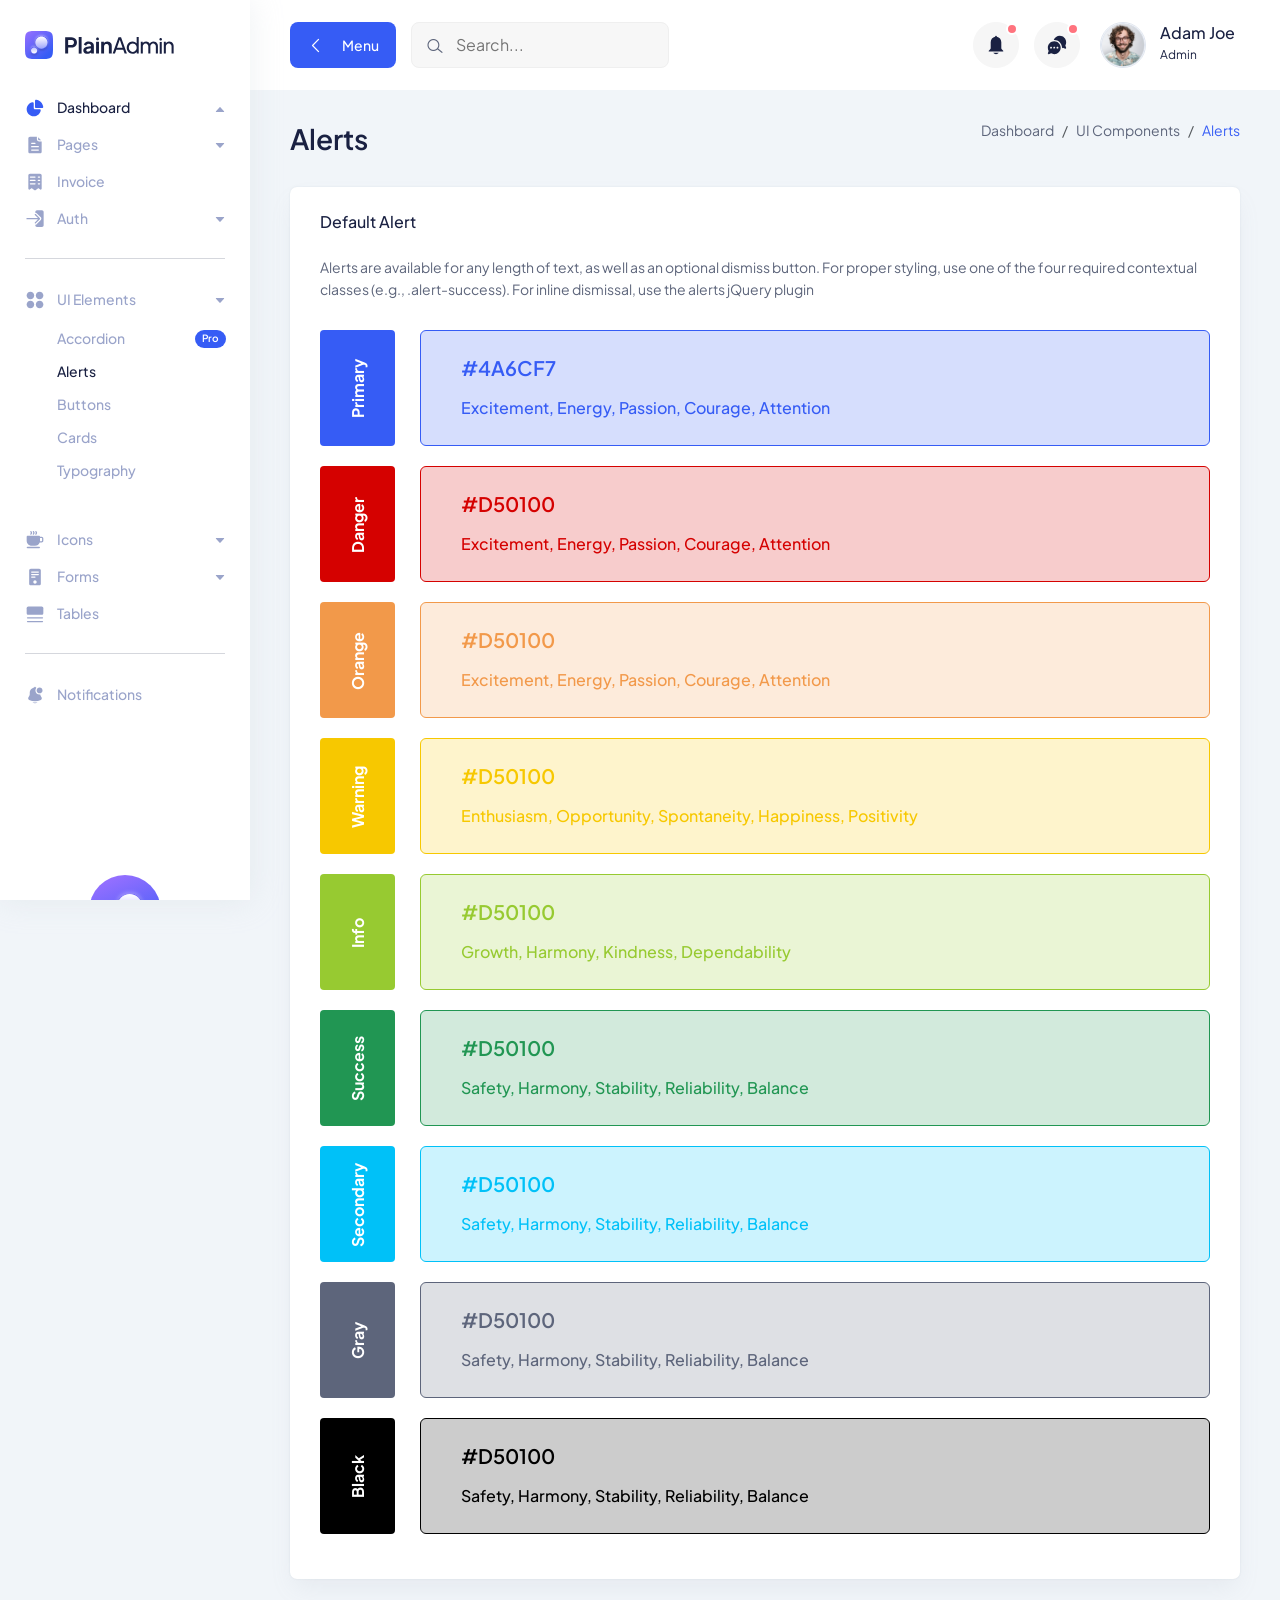
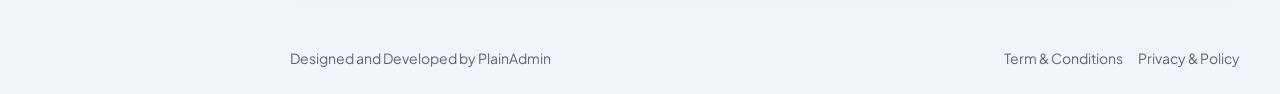
<file: dashboard/plain-free-bootstrap-admin-template-main/alerts.html>
<!DOCTYPE html>
<html lang="en">
  <head>
    <meta charset="UTF-8" />
    <meta http-equiv="X-UA-Compatible" content="IE=edge" />
    <meta name="viewport" content="width=device-width, initial-scale=1.0" />
    <link rel="shortcut icon" href="assets/images/favicon.svg" type="image/x-icon" />
    <title>Alerts | PlainAdmin Demo</title>

    <!-- ========== All CSS files linkup ========= -->
    <link rel="stylesheet" href="assets/css/bootstrap.min.css" />
    <link rel="stylesheet" href="assets/css/lineicons.css" />
    <link rel="stylesheet" href="assets/css/materialdesignicons.min.css" />
    <link rel="stylesheet" href="assets/css/fullcalendar.css" />
    <link rel="stylesheet" href="assets/css/main.css" />
  </head>
  <body>
    <!-- ======== Preloader =========== -->
    <div id="preloader">
      <div class="spinner"></div>
    </div>
    <!-- ======== Preloader =========== -->

    <!-- ======== sidebar-nav start =========== -->
    <aside class="sidebar-nav-wrapper">
      <div class="navbar-logo">
        <a href="index.html">
          <img src="assets/images/logo/logo.svg" alt="logo" />
        </a>
      </div>
      <nav class="sidebar-nav">
        <ul>
          <li class="nav-item nav-item-has-children">
            <a
              href="#0"
              data-bs-toggle="collapse"
              data-bs-target="#ddmenu_1"
              aria-controls="ddmenu_1"
              aria-expanded="false"
              aria-label="Toggle navigation"
            >
              <span class="icon">
                <svg width="20" height="20" viewBox="0 0 20 20" fill="none" xmlns="http://www.w3.org/2000/svg">
                  <path
                    d="M8.74999 18.3333C12.2376 18.3333 15.1364 15.8128 15.7244 12.4941C15.8448 11.8143 15.2737 11.25 14.5833 11.25H9.99999C9.30966 11.25 8.74999 10.6903 8.74999 10V5.41666C8.74999 4.7263 8.18563 4.15512 7.50586 4.27556C4.18711 4.86357 1.66666 7.76243 1.66666 11.25C1.66666 15.162 4.83797 18.3333 8.74999 18.3333Z" />
                  <path
                    d="M17.0833 10C17.7737 10 18.3432 9.43708 18.2408 8.75433C17.7005 5.14918 14.8508 2.29947 11.2457 1.75912C10.5629 1.6568 10 2.2263 10 2.91665V9.16666C10 9.62691 10.3731 10 10.8333 10H17.0833Z" />
                </svg>
              </span>
              <span class="text">Dashboard</span>
            </a>
            <ul id="ddmenu_1" class="collapse dropdown-nav">
              <li>
                <a href="index.html">
                  <span class="text"> eCommerce </span>
                </a>
              </li>
            </ul>
          </li>
          <li class="nav-item nav-item-has-children">
            <a
              href="#0"
              class="collapsed"
              data-bs-toggle="collapse"
              data-bs-target="#ddmenu_2"
              aria-controls="ddmenu_2"
              aria-expanded="false"
              aria-label="Toggle navigation"
            >
              <span class="icon">
                <svg width="20" height="20" viewBox="0 0 20 20" fill="none" xmlns="http://www.w3.org/2000/svg">
                  <path
                    d="M11.8097 1.66667C11.8315 1.66667 11.8533 1.6671 11.875 1.66796V4.16667C11.875 5.43232 12.901 6.45834 14.1667 6.45834H16.6654C16.6663 6.48007 16.6667 6.50186 16.6667 6.5237V16.6667C16.6667 17.5872 15.9205 18.3333 15 18.3333H5.00001C4.07954 18.3333 3.33334 17.5872 3.33334 16.6667V3.33334C3.33334 2.41286 4.07954 1.66667 5.00001 1.66667H11.8097ZM6.66668 7.70834C6.3215 7.70834 6.04168 7.98816 6.04168 8.33334C6.04168 8.67851 6.3215 8.95834 6.66668 8.95834H10C10.3452 8.95834 10.625 8.67851 10.625 8.33334C10.625 7.98816 10.3452 7.70834 10 7.70834H6.66668ZM6.04168 11.6667C6.04168 12.0118 6.3215 12.2917 6.66668 12.2917H13.3333C13.6785 12.2917 13.9583 12.0118 13.9583 11.6667C13.9583 11.3215 13.6785 11.0417 13.3333 11.0417H6.66668C6.3215 11.0417 6.04168 11.3215 6.04168 11.6667ZM6.66668 14.375C6.3215 14.375 6.04168 14.6548 6.04168 15C6.04168 15.3452 6.3215 15.625 6.66668 15.625H13.3333C13.6785 15.625 13.9583 15.3452 13.9583 15C13.9583 14.6548 13.6785 14.375 13.3333 14.375H6.66668Z" />
                  <path
                    d="M13.125 2.29167L16.0417 5.20834H14.1667C13.5913 5.20834 13.125 4.74197 13.125 4.16667V2.29167Z" />
                </svg>
              </span>
              <span class="text">Pages</span>
            </a>
            <ul id="ddmenu_2" class="collapse dropdown-nav">
              <li>
                <a href="settings.html"> Settings </a>
              </li>
              <li>
                <a href="blank-page.html"> Blank Page </a>
              </li>
            </ul>
          </li>
          <li class="nav-item">
            <a href="invoice.html">
              <span class="icon">
                <svg width="20" height="20" viewBox="0 0 20 20" fill="none" xmlns="http://www.w3.org/2000/svg">
                  <path
                    d="M3.33334 3.35442C3.33334 2.4223 4.07954 1.66666 5.00001 1.66666H15C15.9205 1.66666 16.6667 2.4223 16.6667 3.35442V16.8565C16.6667 17.5519 15.8827 17.9489 15.3333 17.5317L13.8333 16.3924C13.537 16.1673 13.1297 16.1673 12.8333 16.3924L10.5 18.1646C10.2037 18.3896 9.79634 18.3896 9.50001 18.1646L7.16668 16.3924C6.87038 16.1673 6.46298 16.1673 6.16668 16.3924L4.66668 17.5317C4.11731 17.9489 3.33334 17.5519 3.33334 16.8565V3.35442ZM4.79168 5.04218C4.79168 5.39173 5.0715 5.6751 5.41668 5.6751H10C10.3452 5.6751 10.625 5.39173 10.625 5.04218C10.625 4.69264 10.3452 4.40927 10 4.40927H5.41668C5.0715 4.40927 4.79168 4.69264 4.79168 5.04218ZM5.41668 7.7848C5.0715 7.7848 4.79168 8.06817 4.79168 8.41774C4.79168 8.76724 5.0715 9.05066 5.41668 9.05066H10C10.3452 9.05066 10.625 8.76724 10.625 8.41774C10.625 8.06817 10.3452 7.7848 10 7.7848H5.41668ZM4.79168 11.7932C4.79168 12.1428 5.0715 12.4262 5.41668 12.4262H10C10.3452 12.4262 10.625 12.1428 10.625 11.7932C10.625 11.4437 10.3452 11.1603 10 11.1603H5.41668C5.0715 11.1603 4.79168 11.4437 4.79168 11.7932ZM13.3333 4.40927C12.9882 4.40927 12.7083 4.69264 12.7083 5.04218C12.7083 5.39173 12.9882 5.6751 13.3333 5.6751H14.5833C14.9285 5.6751 15.2083 5.39173 15.2083 5.04218C15.2083 4.69264 14.9285 4.40927 14.5833 4.40927H13.3333ZM12.7083 8.41774C12.7083 8.76724 12.9882 9.05066 13.3333 9.05066H14.5833C14.9285 9.05066 15.2083 8.76724 15.2083 8.41774C15.2083 8.06817 14.9285 7.7848 14.5833 7.7848H13.3333C12.9882 7.7848 12.7083 8.06817 12.7083 8.41774ZM13.3333 11.1603C12.9882 11.1603 12.7083 11.4437 12.7083 11.7932C12.7083 12.1428 12.9882 12.4262 13.3333 12.4262H14.5833C14.9285 12.4262 15.2083 12.1428 15.2083 11.7932C15.2083 11.4437 14.9285 11.1603 14.5833 11.1603H13.3333Z" />
                </svg>
              </span>
              <span class="text">Invoice</span>
            </a>
          </li>
          <li class="nav-item nav-item-has-children">
            <a
              href="#0"
              class="collapsed"
              data-bs-toggle="collapse"
              data-bs-target="#ddmenu_3"
              aria-controls="ddmenu_3"
              aria-expanded="false"
              aria-label="Toggle navigation"
            >
              <span class="icon">
                <svg width="20" height="20" viewBox="0 0 20 20" fill="none" xmlns="http://www.w3.org/2000/svg">
                  <path
                    d="M14.9211 10.1294C15.1652 9.88534 15.1652 9.48967 14.9211 9.24559L10.7544 5.0789C10.5103 4.83482 10.1147 4.83482 9.87057 5.0789C9.62649 5.32297 9.62649 5.71871 9.87057 5.96278L12.9702 9.06251H1.97916C1.63398 9.06251 1.35416 9.34234 1.35416 9.68751C1.35416 10.0327 1.63398 10.3125 1.97916 10.3125H12.9702L9.87057 13.4123C9.62649 13.6563 9.62649 14.052 9.87057 14.2961C10.1147 14.5402 10.5103 14.5402 10.7544 14.2961L14.9211 10.1294Z" />
                  <path
                    d="M11.6383 15.18L15.805 11.0133C16.5373 10.2811 16.5373 9.09391 15.805 8.36166L11.6383 4.195C11.2722 3.82888 10.7923 3.64582 10.3125 3.64582V3.02082C10.3125 2.10035 11.0587 1.35416 11.9792 1.35416H16.9792C17.8997 1.35416 18.6458 2.10035 18.6458 3.02082V16.3542C18.6458 17.2747 17.8997 18.0208 16.9792 18.0208H11.9792C11.0587 18.0208 10.3125 17.2747 10.3125 16.3542V15.7292C10.7923 15.7292 11.2722 15.5461 11.6383 15.18Z" />
                </svg>
              </span>
              <span class="text">Auth</span>
            </a>
            <ul id="ddmenu_3" class="collapse dropdown-nav">
              <li>
                <a href="signin.html"> Sign In </a>
              </li>
              <li>
                <a href="signup.html"> Sign Up </a>
              </li>
            </ul>
          </li>
          <span class="divider"><hr /></span>
          <li class="nav-item nav-item-has-children">
            <a
              href="#0"
              class="collapsed"
              data-bs-toggle="collapse"
              data-bs-target="#ddmenu_4"
              aria-controls="ddmenu_4"
              aria-expanded="false"
              aria-label="Toggle navigation"
            >
              <span class="icon">
                <svg width="20" height="20" viewBox="0 0 20 20" fill="none" xmlns="http://www.w3.org/2000/svg">
                  <path
                    d="M1.66666 5.41669C1.66666 3.34562 3.34559 1.66669 5.41666 1.66669C7.48772 1.66669 9.16666 3.34562 9.16666 5.41669C9.16666 7.48775 7.48772 9.16669 5.41666 9.16669C3.34559 9.16669 1.66666 7.48775 1.66666 5.41669Z" />
                  <path
                    d="M1.66666 14.5834C1.66666 12.5123 3.34559 10.8334 5.41666 10.8334C7.48772 10.8334 9.16666 12.5123 9.16666 14.5834C9.16666 16.6545 7.48772 18.3334 5.41666 18.3334C3.34559 18.3334 1.66666 16.6545 1.66666 14.5834Z" />
                  <path
                    d="M10.8333 5.41669C10.8333 3.34562 12.5123 1.66669 14.5833 1.66669C16.6544 1.66669 18.3333 3.34562 18.3333 5.41669C18.3333 7.48775 16.6544 9.16669 14.5833 9.16669C12.5123 9.16669 10.8333 7.48775 10.8333 5.41669Z" />
                  <path
                    d="M10.8333 14.5834C10.8333 12.5123 12.5123 10.8334 14.5833 10.8334C16.6544 10.8334 18.3333 12.5123 18.3333 14.5834C18.3333 16.6545 16.6544 18.3334 14.5833 18.3334C12.5123 18.3334 10.8333 16.6545 10.8333 14.5834Z" />
                </svg>
              </span>
              <span class="text">UI Elements </span>
            </a>
            <ul id="ddmenu_4" class="collapsed show dropdown-nav">
              <li>
                <a href="accordion.html">
                  <span class="text">
                    Accordion <span class="pro-badge">Pro</span>
                  </span>
                </a>
              </li>
              <li>
                <a href="alerts.html" class="active"> Alerts </a>
              </li>
              <li>
                <a href="buttons.html"> Buttons </a>
              </li>
              <li>
                <a href="cards.html"> Cards </a>
              </li>
              <li>
                <a href="typography.html"> Typography </a>
              </li>
            </ul>
          </li>
          <li class="nav-item nav-item-has-children">
            <a
              href="#0"
              class="collapsed"
              data-bs-toggle="collapse"
              data-bs-target="#ddmenu_55"
              aria-controls="ddmenu_55"
              aria-expanded="false"
              aria-label="Toggle navigation"
            >
              <span class="icon">
                <svg width="20" height="20" viewBox="0 0 20 20" fill="none" xmlns="http://www.w3.org/2000/svg">
                  <path
                    d="M5.48663 1.1466C5.77383 0.955131 6.16188 1.03274 6.35335 1.31994L6.87852 2.10769C7.20508 2.59755 7.20508 3.23571 6.87852 3.72556L6.35335 4.51331C6.16188 4.80052 5.77383 4.87813 5.48663 4.68666C5.19943 4.49519 5.12182 4.10715 5.31328 3.81994L5.83845 3.03219C5.88511 2.96221 5.88511 2.87105 5.83845 2.80106L5.31328 2.01331C5.12182 1.72611 5.19943 1.33806 5.48663 1.1466Z" />
                  <path
                    d="M2.49999 5.83331C2.03976 5.83331 1.66666 6.2064 1.66666 6.66665V10.8333C1.66666 13.5948 3.90523 15.8333 6.66666 15.8333H9.99999C12.1856 15.8333 14.0436 14.431 14.7235 12.4772C14.8134 12.4922 14.9058 12.5 15 12.5H16.6667C17.5872 12.5 18.3333 11.7538 18.3333 10.8333V8.33331C18.3333 7.41284 17.5872 6.66665 16.6667 6.66665H15C15 6.2064 14.6269 5.83331 14.1667 5.83331H2.49999ZM14.9829 11.2496C14.9942 11.1123 15 10.9735 15 10.8333V7.91665H16.6667C16.8967 7.91665 17.0833 8.10319 17.0833 8.33331V10.8333C17.0833 11.0634 16.8967 11.25 16.6667 11.25H15L14.9898 11.2498L14.9829 11.2496Z" />
                  <path
                    d="M8.85332 1.31994C8.6619 1.03274 8.27383 0.955131 7.98663 1.1466C7.69943 1.33806 7.62182 1.72611 7.81328 2.01331L8.33848 2.80106C8.38507 2.87105 8.38507 2.96221 8.33848 3.03219L7.81328 3.81994C7.62182 4.10715 7.69943 4.49519 7.98663 4.68666C8.27383 4.87813 8.6619 4.80052 8.85332 4.51331L9.37848 3.72556C9.70507 3.23571 9.70507 2.59755 9.37848 2.10769L8.85332 1.31994Z" />
                  <path
                    d="M10.4867 1.1466C10.7738 0.955131 11.1619 1.03274 11.3533 1.31994L11.8785 2.10769C12.2051 2.59755 12.2051 3.23571 11.8785 3.72556L11.3533 4.51331C11.1619 4.80052 10.7738 4.87813 10.4867 4.68666C10.1994 4.49519 10.1218 4.10715 10.3133 3.81994L10.8385 3.03219C10.8851 2.96221 10.8851 2.87105 10.8385 2.80106L10.3133 2.01331C10.1218 1.72611 10.1994 1.33806 10.4867 1.1466Z" />
                  <path
                    d="M2.49999 16.6667C2.03976 16.6667 1.66666 17.0398 1.66666 17.5C1.66666 17.9602 2.03976 18.3334 2.49999 18.3334H14.1667C14.6269 18.3334 15 17.9602 15 17.5C15 17.0398 14.6269 16.6667 14.1667 16.6667H2.49999Z" />
                </svg>
              </span>
              <span class="text">Icons</span>
            </a>
            <ul id="ddmenu_55" class="collapse dropdown-nav">
              <li>
                <a href="icons.html"> LineIcons </a>
              </li>
              <li>
                <a href="mdi-icons.html"> MDI Icons </a>
              </li>
            </ul>
          </li>
          <li class="nav-item nav-item-has-children">
            <a
              href="#0"
              class="collapsed"
              data-bs-toggle="collapse"
              data-bs-target="#ddmenu_5"
              aria-controls="ddmenu_5"
              aria-expanded="false"
              aria-label="Toggle navigation"
            >
              <span class="icon">
                <svg width="20" height="20" viewBox="0 0 20 20" fill="none" xmlns="http://www.w3.org/2000/svg">
                  <path
                    d="M4.16666 3.33335C4.16666 2.41288 4.91285 1.66669 5.83332 1.66669H14.1667C15.0872 1.66669 15.8333 2.41288 15.8333 3.33335V16.6667C15.8333 17.5872 15.0872 18.3334 14.1667 18.3334H5.83332C4.91285 18.3334 4.16666 17.5872 4.16666 16.6667V3.33335ZM6.04166 5.00002C6.04166 5.3452 6.32148 5.62502 6.66666 5.62502H13.3333C13.6785 5.62502 13.9583 5.3452 13.9583 5.00002C13.9583 4.65485 13.6785 4.37502 13.3333 4.37502H6.66666C6.32148 4.37502 6.04166 4.65485 6.04166 5.00002ZM6.66666 6.87502C6.32148 6.87502 6.04166 7.15485 6.04166 7.50002C6.04166 7.8452 6.32148 8.12502 6.66666 8.12502H13.3333C13.6785 8.12502 13.9583 7.8452 13.9583 7.50002C13.9583 7.15485 13.6785 6.87502 13.3333 6.87502H6.66666ZM6.04166 10C6.04166 10.3452 6.32148 10.625 6.66666 10.625H9.99999C10.3452 10.625 10.625 10.3452 10.625 10C10.625 9.65485 10.3452 9.37502 9.99999 9.37502H6.66666C6.32148 9.37502 6.04166 9.65485 6.04166 10ZM9.99999 16.6667C10.9205 16.6667 11.6667 15.9205 11.6667 15C11.6667 14.0795 10.9205 13.3334 9.99999 13.3334C9.07949 13.3334 8.33332 14.0795 8.33332 15C8.33332 15.9205 9.07949 16.6667 9.99999 16.6667Z" />
                </svg>
              </span>
              <span class="text"> Forms </span>
            </a>
            <ul id="ddmenu_5" class="collapse dropdown-nav">
              <li>
                <a href="form-elements.html"> Form Elements </a>
              </li>
              <li>
                <a href="form-layout.html">
                  <span class="text">
                    Form Layout <span class="pro-badge">Pro</span>
                  </span>
                </a>
              </li>
            </ul>
          </li>
          <li class="nav-item">
            <a href="tables.html">
              <span class="icon">
                <svg width="20" height="20" viewBox="0 0 20 20" fill="none" xmlns="http://www.w3.org/2000/svg">
                  <path
                    d="M1.66666 4.16667C1.66666 3.24619 2.41285 2.5 3.33332 2.5H16.6667C17.5872 2.5 18.3333 3.24619 18.3333 4.16667V9.16667C18.3333 10.0872 17.5872 10.8333 16.6667 10.8333H3.33332C2.41285 10.8333 1.66666 10.0872 1.66666 9.16667V4.16667Z" />
                  <path
                    d="M1.875 13.75C1.875 13.4048 2.15483 13.125 2.5 13.125H17.5C17.8452 13.125 18.125 13.4048 18.125 13.75C18.125 14.0952 17.8452 14.375 17.5 14.375H2.5C2.15483 14.375 1.875 14.0952 1.875 13.75Z" />
                  <path
                    d="M2.5 16.875C2.15483 16.875 1.875 17.1548 1.875 17.5C1.875 17.8452 2.15483 18.125 2.5 18.125H17.5C17.8452 18.125 18.125 17.8452 18.125 17.5C18.125 17.1548 17.8452 16.875 17.5 16.875H2.5Z" />
                </svg>
              </span>
              <span class="text">Tables</span>
            </a>
          </li>
          <span class="divider"><hr /></span>

          <li class="nav-item">
            <a href="notification.html">
              <span class="icon">
                <svg width="20" height="20" viewBox="0 0 20 20" fill="none" xmlns="http://www.w3.org/2000/svg">
                  <path
                    d="M10.8333 2.50008C10.8333 2.03984 10.4602 1.66675 9.99999 1.66675C9.53975 1.66675 9.16666 2.03984 9.16666 2.50008C9.16666 2.96032 9.53975 3.33341 9.99999 3.33341C10.4602 3.33341 10.8333 2.96032 10.8333 2.50008Z" />
                  <path
                    d="M17.5 5.41673C17.5 7.02756 16.1942 8.33339 14.5833 8.33339C12.9725 8.33339 11.6667 7.02756 11.6667 5.41673C11.6667 3.80589 12.9725 2.50006 14.5833 2.50006C16.1942 2.50006 17.5 3.80589 17.5 5.41673Z" />
                  <path
                    d="M11.4272 2.69637C10.9734 2.56848 10.4947 2.50006 10 2.50006C7.10054 2.50006 4.75003 4.85057 4.75003 7.75006V9.20873C4.75003 9.72814 4.62082 10.2393 4.37404 10.6963L3.36705 12.5611C2.89938 13.4272 3.26806 14.5081 4.16749 14.9078C7.88074 16.5581 12.1193 16.5581 15.8326 14.9078C16.732 14.5081 17.1007 13.4272 16.633 12.5611L15.626 10.6963C15.43 10.3333 15.3081 9.93606 15.2663 9.52773C15.0441 9.56431 14.8159 9.58339 14.5833 9.58339C12.2822 9.58339 10.4167 7.71791 10.4167 5.41673C10.4167 4.37705 10.7975 3.42631 11.4272 2.69637Z" />
                  <path
                    d="M7.48901 17.1925C8.10004 17.8918 8.99841 18.3335 10 18.3335C11.0016 18.3335 11.9 17.8918 12.511 17.1925C10.8482 17.4634 9.15183 17.4634 7.48901 17.1925Z" />
                </svg>
              </span>
              <span class="text">Notifications</span>
            </a>
          </li>
        </ul>
      </nav>
      <div class="promo-box">
        <div class="promo-icon">
          <img class="mx-auto" src="./assets/images/logo/logo-icon-big.svg" alt="Logo">
        </div>
        <h3>Upgrade to PRO</h3>
        <p>Improve your development process and start doing more with PlainAdmin PRO!</p>
        <a href="https://plainadmin.com/pro" target="_blank" rel="nofollow" class="main-btn primary-btn btn-hover">
          Upgrade to PRO
        </a>
      </div>
    </aside>
    <div class="overlay"></div>
    <!-- ======== sidebar-nav end =========== -->

    <!-- ======== main-wrapper start =========== -->
    <main class="main-wrapper">
      <!-- ========== header start ========== -->
      <header class="header">
        <div class="container-fluid">
          <div class="row">
            <div class="col-lg-5 col-md-5 col-6">
              <div class="header-left d-flex align-items-center">
                <div class="menu-toggle-btn mr-15">
                  <button id="menu-toggle" class="main-btn primary-btn btn-hover">
                    <i class="lni lni-chevron-left me-2"></i> Menu
                  </button>
                </div>
                <div class="header-search d-none d-md-flex">
                  <form action="#">
                    <input type="text" placeholder="Search..." />
                    <button><i class="lni lni-search-alt"></i></button>
                  </form>
                </div>
              </div>
            </div>
            <div class="col-lg-7 col-md-7 col-6">
              <div class="header-right">
                <!-- notification start -->
                <div class="notification-box ml-15 d-none d-md-flex">
                  <button class="dropdown-toggle" type="button" id="notification" data-bs-toggle="dropdown"
                    aria-expanded="false">
                    <svg width="22" height="22" viewBox="0 0 22 22" fill="none" xmlns="http://www.w3.org/2000/svg">
                      <path
                        d="M11 20.1667C9.88317 20.1667 8.88718 19.63 8.23901 18.7917H13.761C13.113 19.63 12.1169 20.1667 11 20.1667Z"
                        fill="" />
                      <path
                        d="M10.1157 2.74999C10.1157 2.24374 10.5117 1.83333 11 1.83333C11.4883 1.83333 11.8842 2.24374 11.8842 2.74999V2.82604C14.3932 3.26245 16.3051 5.52474 16.3051 8.24999V14.287C16.3051 14.5301 16.3982 14.7633 16.564 14.9352L18.2029 16.6342C18.4814 16.9229 18.2842 17.4167 17.8903 17.4167H4.10961C3.71574 17.4167 3.5185 16.9229 3.797 16.6342L5.43589 14.9352C5.6017 14.7633 5.69485 14.5301 5.69485 14.287V8.24999C5.69485 5.52474 7.60672 3.26245 10.1157 2.82604V2.74999Z"
                        fill="" />
                    </svg>
                    <span></span>
                  </button>
                  <ul class="dropdown-menu dropdown-menu-end" aria-labelledby="notification">
                    <li>
                      <a href="#0">
                        <div class="image">
                          <img src="assets/images/lead/lead-6.png" alt="" />
                        </div>
                        <div class="content">
                          <h6>
                            John Doe
                            <span class="text-regular">
                              comment on a product.
                            </span>
                          </h6>
                          <p>
                            Lorem ipsum dolor sit amet, consect etur adipiscing
                            elit Vivamus tortor.
                          </p>
                          <span>10 mins ago</span>
                        </div>
                      </a>
                    </li>
                    <li>
                      <a href="#0">
                        <div class="image">
                          <img src="assets/images/lead/lead-1.png" alt="" />
                        </div>
                        <div class="content">
                          <h6>
                            Jonathon
                            <span class="text-regular">
                              like on a product.
                            </span>
                          </h6>
                          <p>
                            Lorem ipsum dolor sit amet, consect etur adipiscing
                            elit Vivamus tortor.
                          </p>
                          <span>10 mins ago</span>
                        </div>
                      </a>
                    </li>
                  </ul>
                </div>
                <!-- notification end -->
                <!-- message start -->
                <div class="header-message-box ml-15 d-none d-md-flex">
                  <button class="dropdown-toggle" type="button" id="message" data-bs-toggle="dropdown"
                    aria-expanded="false">
                    <svg width="22" height="22" viewBox="0 0 22 22" fill="none" xmlns="http://www.w3.org/2000/svg">
                      <path
                        d="M7.74866 5.97421C7.91444 5.96367 8.08162 5.95833 8.25005 5.95833C12.5532 5.95833 16.0417 9.4468 16.0417 13.75C16.0417 13.9184 16.0364 14.0856 16.0259 14.2514C16.3246 14.138 16.6127 14.003 16.8883 13.8482L19.2306 14.629C19.7858 14.8141 20.3141 14.2858 20.129 13.7306L19.3482 11.3882C19.8694 10.4604 20.1667 9.38996 20.1667 8.25C20.1667 4.70617 17.2939 1.83333 13.75 1.83333C11.0077 1.83333 8.66702 3.55376 7.74866 5.97421Z"
                        fill="" />
                      <path
                        d="M14.6667 13.75C14.6667 17.2938 11.7939 20.1667 8.25004 20.1667C7.11011 20.1667 6.03962 19.8694 5.11182 19.3482L2.76946 20.129C2.21421 20.3141 1.68597 19.7858 1.87105 19.2306L2.65184 16.8882C2.13062 15.9604 1.83338 14.89 1.83338 13.75C1.83338 10.2062 4.70622 7.33333 8.25004 7.33333C11.7939 7.33333 14.6667 10.2062 14.6667 13.75ZM5.95838 13.75C5.95838 13.2437 5.54797 12.8333 5.04171 12.8333C4.53545 12.8333 4.12504 13.2437 4.12504 13.75C4.12504 14.2563 4.53545 14.6667 5.04171 14.6667C5.54797 14.6667 5.95838 14.2563 5.95838 13.75ZM9.16671 13.75C9.16671 13.2437 8.7563 12.8333 8.25004 12.8333C7.74379 12.8333 7.33338 13.2437 7.33338 13.75C7.33338 14.2563 7.74379 14.6667 8.25004 14.6667C8.7563 14.6667 9.16671 14.2563 9.16671 13.75ZM11.4584 14.6667C11.9647 14.6667 12.375 14.2563 12.375 13.75C12.375 13.2437 11.9647 12.8333 11.4584 12.8333C10.9521 12.8333 10.5417 13.2437 10.5417 13.75C10.5417 14.2563 10.9521 14.6667 11.4584 14.6667Z"
                        fill="" />
                    </svg>
                    <span></span>
                  </button>
                  <ul class="dropdown-menu dropdown-menu-end" aria-labelledby="message">
                    <li>
                      <a href="#0">
                        <div class="image">
                          <img src="assets/images/lead/lead-5.png" alt="" />
                        </div>
                        <div class="content">
                          <h6>Jacob Jones</h6>
                          <p>Hey!I can across your profile and ...</p>
                          <span>10 mins ago</span>
                        </div>
                      </a>
                    </li>
                    <li>
                      <a href="#0">
                        <div class="image">
                          <img src="assets/images/lead/lead-3.png" alt="" />
                        </div>
                        <div class="content">
                          <h6>John Doe</h6>
                          <p>Would you mind please checking out</p>
                          <span>12 mins ago</span>
                        </div>
                      </a>
                    </li>
                    <li>
                      <a href="#0">
                        <div class="image">
                          <img src="assets/images/lead/lead-2.png" alt="" />
                        </div>
                        <div class="content">
                          <h6>Anee Lee</h6>
                          <p>Hey! are you available for freelance?</p>
                          <span>1h ago</span>
                        </div>
                      </a>
                    </li>
                  </ul>
                </div>
                <!-- message end -->
                <!-- profile start -->
                <div class="profile-box ml-15">
                  <button class="dropdown-toggle bg-transparent border-0" type="button" id="profile"
                    data-bs-toggle="dropdown" aria-expanded="false">
                    <div class="profile-info">
                      <div class="info">
                        <div class="image">
                          <img src="assets/images/profile/profile-image.png" alt="" />
                        </div>
                        <div>
                          <h6 class="fw-500">Adam Joe</h6>
                          <p>Admin</p>
                        </div>
                      </div>
                    </div>
                  </button>
                  <ul class="dropdown-menu dropdown-menu-end" aria-labelledby="profile">
                    <li>
                      <div class="author-info flex items-center !p-1">
                        <div class="image">
                          <img src="assets/images/profile/profile-image.png" alt="image">
                        </div>
                        <div class="content">
                          <h4 class="text-sm">Adam Joe</h4>
                          <a class="text-black/40 dark:text-white/40 hover:text-black dark:hover:text-white text-xs"
                            href="#">Email@gmail.com</a>
                        </div>
                      </div>
                    </li>
                    <li class="divider"></li>
                    <li>
                      <a href="#0">
                        <i class="lni lni-user"></i> View Profile
                      </a>
                    </li>
                    <li>
                      <a href="#0">
                        <i class="lni lni-alarm"></i> Notifications
                      </a>
                    </li>
                    <li>
                      <a href="#0"> <i class="lni lni-inbox"></i> Messages </a>
                    </li>
                    <li>
                      <a href="#0"> <i class="lni lni-cog"></i> Settings </a>
                    </li>
                    <li class="divider"></li>
                    <li>
                      <a href="#0"> <i class="lni lni-exit"></i> Sign Out </a>
                    </li>
                  </ul>
                </div>
                <!-- profile end -->
              </div>
            </div>
          </div>
        </div>
      </header>
      <!-- ========== header end ========== -->

      <!-- ========== alert components start ========== -->
      <section class="alert-components">
        <div class="container-fluid">
          <!-- ========== title-wrapper start ========== -->
          <div class="title-wrapper pt-30">
            <div class="row align-items-center">
              <div class="col-md-6">
                <div class="title">
                  <h2>Alerts</h2>
                </div>
              </div>
              <!-- end col -->
              <div class="col-md-6">
                <div class="breadcrumb-wrapper">
                  <nav aria-label="breadcrumb">
                    <ol class="breadcrumb">
                      <li class="breadcrumb-item">
                        <a href="#0">Dashboard</a>
                      </li>
                      <li class="breadcrumb-item">
                        <a href="#0">UI Components</a>
                      </li>
                      <li class="breadcrumb-item active" aria-current="page">
                        Alerts
                      </li>
                    </ol>
                  </nav>
                </div>
              </div>
              <!-- end col -->
            </div>
            <!-- end row -->
          </div>
          <!-- ========== title-wrapper end ========== -->

          <!-- ========== alerts-wrapper start ========== -->
          <div class="alerts-wrapper">
            <div class="card-style mb-30">
              <h5 class="text-medium mb-25">Default Alert</h5>
              <p class="text-sm mb-30">
                Alerts are available for any length of text, as well as an
                optional dismiss button. For proper styling, use one of the four
                required contextual classes (e.g., .alert-success). For inline
                dismissal, use the alerts jQuery plugin
              </p>
              <div class="alert-list-wrapper">
                <div class="alert-box primary-alert pl-100">
                  <div class="left">
                    <h5 class="text-bold">Primary</h5>
                  </div>
                  <div class="alert">
                    <h4 class="alert-heading">#4A6CF7</h4>
                    <p class="text-medium">
                      Excitement, Energy, Passion, Courage, Attention
                    </p>
                  </div>
                </div>
                <!-- end alert-box -->
                <div class="alert-box danger-alert pl-100">
                  <div class="left">
                    <h5 class="text-bold">Danger</h5>
                  </div>
                  <div class="alert">
                    <h4 class="alert-heading">#D50100</h4>
                    <p class="text-medium">
                      Excitement, Energy, Passion, Courage, Attention
                    </p>
                  </div>
                </div>
                <!-- end alert-box -->
                <div class="alert-box orange-alert pl-100">
                  <div class="left">
                    <h5 class="text-bold">Orange</h5>
                  </div>
                  <div class="alert">
                    <h4 class="alert-heading">#D50100</h4>
                    <p class="text-medium">
                      Excitement, Energy, Passion, Courage, Attention
                    </p>
                  </div>
                </div>
                <!-- end alert-box -->
                <div class="alert-box warning-alert pl-100">
                  <div class="left">
                    <h5 class="text-bold">Warning</h5>
                  </div>
                  <div class="alert">
                    <h4 class="alert-heading">#D50100</h4>
                    <p class="text-medium">
                      Enthusiasm, Opportunity, Spontaneity, Happiness,
                      Positivity
                    </p>
                  </div>
                </div>
                <!-- end alert-box -->
                <div class="alert-box info-alert pl-100">
                  <div class="left">
                    <h5 class="text-bold">Info</h5>
                  </div>
                  <div class="alert">
                    <h4 class="alert-heading">#D50100</h4>
                    <p class="text-medium">
                      Growth, Harmony, Kindness, Dependability
                    </p>
                  </div>
                </div>
                <!-- end alert-box -->
                <div class="alert-box success-alert pl-100">
                  <div class="left">
                    <h5 class="text-bold">Success</h5>
                  </div>
                  <div class="alert">
                    <h4 class="alert-heading">#D50100</h4>
                    <p class="text-medium">
                      Safety, Harmony, Stability, Reliability, Balance
                    </p>
                  </div>
                </div>
                <!-- end alert-box -->
                <div class="alert-box secondary-alert pl-100">
                  <div class="left">
                    <h5 class="text-bold">Secondary</h5>
                  </div>
                  <div class="alert">
                    <h4 class="alert-heading">#D50100</h4>
                    <p class="text-medium">
                      Safety, Harmony, Stability, Reliability, Balance
                    </p>
                  </div>
                </div>
                <!-- end alert-box -->
                <div class="alert-box gray-alert pl-100">
                  <div class="left">
                    <h5 class="text-bold">Gray</h5>
                  </div>
                  <div class="alert">
                    <h4 class="alert-heading">#D50100</h4>
                    <p class="text-medium">
                      Safety, Harmony, Stability, Reliability, Balance
                    </p>
                  </div>
                </div>
                <!-- end alert-box -->
                <div class="alert-box black-alert pl-100">
                  <div class="left">
                    <h5 class="text-bold">Black</h5>
                  </div>
                  <div class="alert">
                    <h4 class="alert-heading">#D50100</h4>
                    <p class="text-medium">
                      Safety, Harmony, Stability, Reliability, Balance
                    </p>
                  </div>
                </div>
                <!-- end alert-box -->
              </div>
            </div>
          </div>
          <!-- ========== alerts-wrapper end ========== -->
        </div>
        <!-- end container -->
      </section>
      <!-- ========== alert components end ========== -->

      <!-- ========== footer start =========== -->
      <footer class="footer">
        <div class="container-fluid">
          <div class="row">
            <div class="col-md-6 order-last order-md-first">
              <div class="copyright text-center text-md-start">
                <p class="text-sm">
                  Designed and Developed by
                  <a href="https://plainadmin.com" rel="nofollow" target="_blank">
                    PlainAdmin
                  </a>
                </p>
              </div>
            </div>
            <!-- end col-->
            <div class="col-md-6">
              <div class="terms d-flex justify-content-center justify-content-md-end">
                <a href="#0" class="text-sm">Term & Conditions</a>
                <a href="#0" class="text-sm ml-15">Privacy & Policy</a>
              </div>
            </div>
          </div>
          <!-- end row -->
        </div>
        <!-- end container -->
      </footer>
      <!-- ========== footer end =========== -->
    </main>
    <!-- ======== main-wrapper end =========== -->

    <!-- ========= All Javascript files linkup ======== -->
    <script src="assets/js/bootstrap.bundle.min.js"></script>
    <script src="assets/js/Chart.min.js"></script>
    <script src="assets/js/dynamic-pie-chart.js"></script>
    <script src="assets/js/moment.min.js"></script>
    <script src="assets/js/fullcalendar.js"></script>
    <script src="assets/js/jvectormap.min.js"></script>
    <script src="assets/js/world-merc.js"></script>
    <script src="assets/js/polyfill.js"></script>
    <script src="assets/js/main.js"></script>
  </body>
</html>
</file>
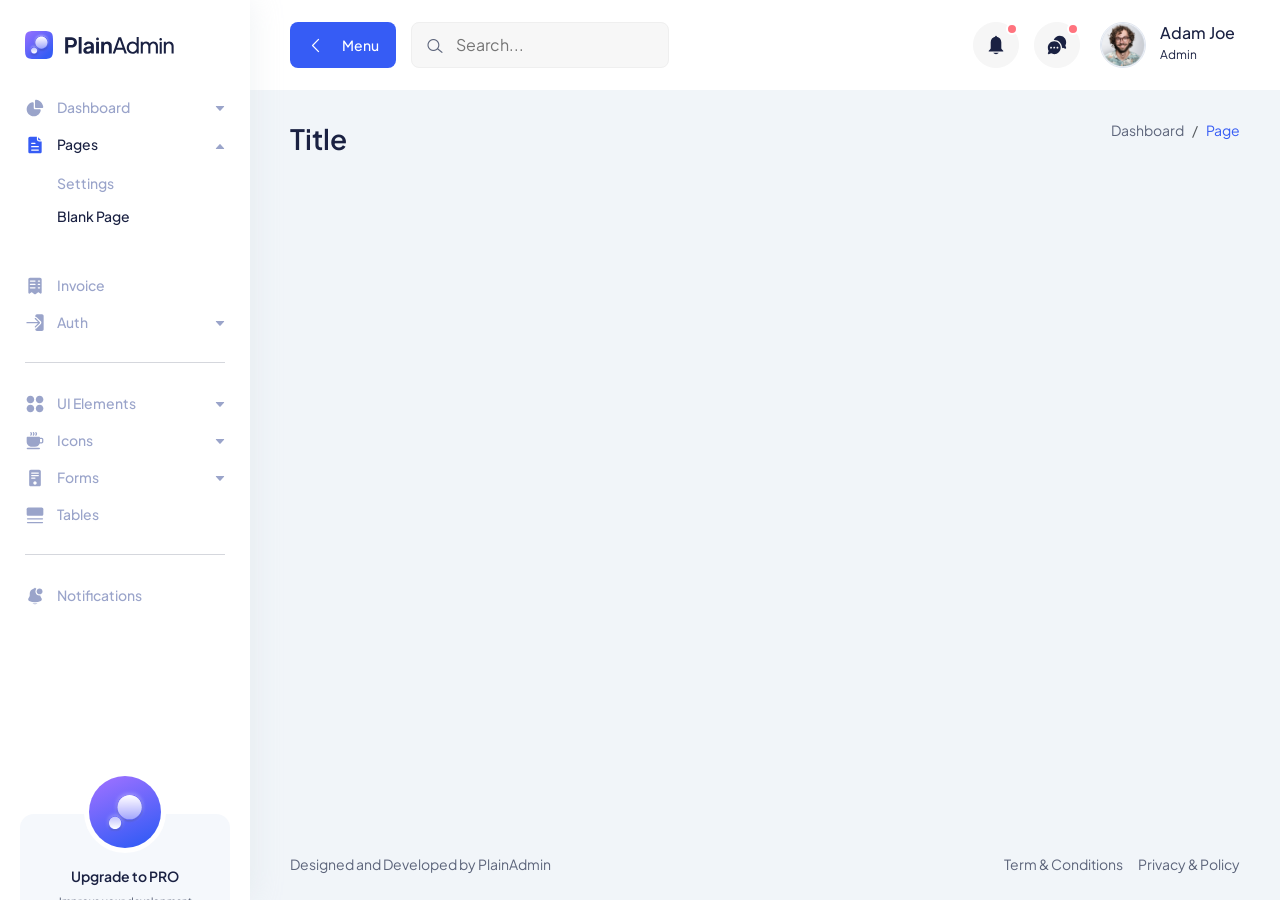
<file: dashboard/plain-free-bootstrap-admin-template-main/blank-page.html>
<!DOCTYPE html>
<html lang="en">
  <head>
    <meta charset="UTF-8" />
    <meta http-equiv="X-UA-Compatible" content="IE=edge" />
    <meta name="viewport" content="width=device-width, initial-scale=1.0" />
    <link rel="shortcut icon" href="assets/images/favicon.svg" type="image/x-icon" />
    <title>Blank Page | PlainAdmin Demo</title>

    <!-- ========== All CSS files linkup ========= -->
    <link rel="stylesheet" href="assets/css/bootstrap.min.css" />
    <link rel="stylesheet" href="assets/css/lineicons.css" />
    <link rel="stylesheet" href="assets/css/materialdesignicons.min.css" />
    <link rel="stylesheet" href="assets/css/fullcalendar.css" />
    <link rel="stylesheet" href="assets/css/main.css" />
  </head>
  <body>
    <!-- ======== Preloader =========== -->
    <div id="preloader">
      <div class="spinner"></div>
    </div>
    <!-- ======== Preloader =========== -->

    <!-- ======== sidebar-nav start =========== -->
    <aside class="sidebar-nav-wrapper">
      <div class="navbar-logo">
        <a href="index.html">
          <img src="assets/images/logo/logo.svg" alt="logo" />
        </a>
      </div>
      <nav class="sidebar-nav">
        <ul>
          <li class="nav-item nav-item-has-children">
            <a
              href="#0"
              class="collapsed"
              data-bs-toggle="collapse"
              data-bs-target="#ddmenu_1"
              aria-controls="ddmenu_1"
              aria-expanded="false"
              aria-label="Toggle navigation"
            >
              <span class="icon">
                <svg width="20" height="20" viewBox="0 0 20 20" fill="none" xmlns="http://www.w3.org/2000/svg">
                  <path
                    d="M8.74999 18.3333C12.2376 18.3333 15.1364 15.8128 15.7244 12.4941C15.8448 11.8143 15.2737 11.25 14.5833 11.25H9.99999C9.30966 11.25 8.74999 10.6903 8.74999 10V5.41666C8.74999 4.7263 8.18563 4.15512 7.50586 4.27556C4.18711 4.86357 1.66666 7.76243 1.66666 11.25C1.66666 15.162 4.83797 18.3333 8.74999 18.3333Z" />
                  <path
                    d="M17.0833 10C17.7737 10 18.3432 9.43708 18.2408 8.75433C17.7005 5.14918 14.8508 2.29947 11.2457 1.75912C10.5629 1.6568 10 2.2263 10 2.91665V9.16666C10 9.62691 10.3731 10 10.8333 10H17.0833Z" />
                </svg>
              </span>
              <span class="text">Dashboard</span>
            </a>
            <ul id="ddmenu_1" class="collapse dropdown-nav">
              <li>
                <a href="index.html"> eCommerce </a>
              </li>
            </ul>
          </li>
          <li class="nav-item nav-item-has-children">
            <a
              href="#0"
              class=""
              data-bs-toggle="collapse"
              data-bs-target="#ddmenu_2"
              aria-controls="ddmenu_2"
              aria-expanded="false"
              aria-label="Toggle navigation"
            >
              <span class="icon">
                <svg width="20" height="20" viewBox="0 0 20 20" fill="none" xmlns="http://www.w3.org/2000/svg">
                  <path
                    d="M11.8097 1.66667C11.8315 1.66667 11.8533 1.6671 11.875 1.66796V4.16667C11.875 5.43232 12.901 6.45834 14.1667 6.45834H16.6654C16.6663 6.48007 16.6667 6.50186 16.6667 6.5237V16.6667C16.6667 17.5872 15.9205 18.3333 15 18.3333H5.00001C4.07954 18.3333 3.33334 17.5872 3.33334 16.6667V3.33334C3.33334 2.41286 4.07954 1.66667 5.00001 1.66667H11.8097ZM6.66668 7.70834C6.3215 7.70834 6.04168 7.98816 6.04168 8.33334C6.04168 8.67851 6.3215 8.95834 6.66668 8.95834H10C10.3452 8.95834 10.625 8.67851 10.625 8.33334C10.625 7.98816 10.3452 7.70834 10 7.70834H6.66668ZM6.04168 11.6667C6.04168 12.0118 6.3215 12.2917 6.66668 12.2917H13.3333C13.6785 12.2917 13.9583 12.0118 13.9583 11.6667C13.9583 11.3215 13.6785 11.0417 13.3333 11.0417H6.66668C6.3215 11.0417 6.04168 11.3215 6.04168 11.6667ZM6.66668 14.375C6.3215 14.375 6.04168 14.6548 6.04168 15C6.04168 15.3452 6.3215 15.625 6.66668 15.625H13.3333C13.6785 15.625 13.9583 15.3452 13.9583 15C13.9583 14.6548 13.6785 14.375 13.3333 14.375H6.66668Z" />
                  <path
                    d="M13.125 2.29167L16.0417 5.20834H14.1667C13.5913 5.20834 13.125 4.74197 13.125 4.16667V2.29167Z" />
                </svg>
              </span>
              <span class="text">Pages</span>
            </a>
            <ul id="ddmenu_2" class="collapse show dropdown-nav">
              <li>
                <a href="settings.html"> Settings </a>
              </li>
              <li>
                <a href="blank-page.html" class="active"> Blank Page </a>
              </li>
            </ul>
          </li>
          <li class="nav-item">
            <a href="invoice.html">
              <span class="icon">
                <svg width="20" height="20" viewBox="0 0 20 20" fill="none" xmlns="http://www.w3.org/2000/svg">
                  <path
                    d="M3.33334 3.35442C3.33334 2.4223 4.07954 1.66666 5.00001 1.66666H15C15.9205 1.66666 16.6667 2.4223 16.6667 3.35442V16.8565C16.6667 17.5519 15.8827 17.9489 15.3333 17.5317L13.8333 16.3924C13.537 16.1673 13.1297 16.1673 12.8333 16.3924L10.5 18.1646C10.2037 18.3896 9.79634 18.3896 9.50001 18.1646L7.16668 16.3924C6.87038 16.1673 6.46298 16.1673 6.16668 16.3924L4.66668 17.5317C4.11731 17.9489 3.33334 17.5519 3.33334 16.8565V3.35442ZM4.79168 5.04218C4.79168 5.39173 5.0715 5.6751 5.41668 5.6751H10C10.3452 5.6751 10.625 5.39173 10.625 5.04218C10.625 4.69264 10.3452 4.40927 10 4.40927H5.41668C5.0715 4.40927 4.79168 4.69264 4.79168 5.04218ZM5.41668 7.7848C5.0715 7.7848 4.79168 8.06817 4.79168 8.41774C4.79168 8.76724 5.0715 9.05066 5.41668 9.05066H10C10.3452 9.05066 10.625 8.76724 10.625 8.41774C10.625 8.06817 10.3452 7.7848 10 7.7848H5.41668ZM4.79168 11.7932C4.79168 12.1428 5.0715 12.4262 5.41668 12.4262H10C10.3452 12.4262 10.625 12.1428 10.625 11.7932C10.625 11.4437 10.3452 11.1603 10 11.1603H5.41668C5.0715 11.1603 4.79168 11.4437 4.79168 11.7932ZM13.3333 4.40927C12.9882 4.40927 12.7083 4.69264 12.7083 5.04218C12.7083 5.39173 12.9882 5.6751 13.3333 5.6751H14.5833C14.9285 5.6751 15.2083 5.39173 15.2083 5.04218C15.2083 4.69264 14.9285 4.40927 14.5833 4.40927H13.3333ZM12.7083 8.41774C12.7083 8.76724 12.9882 9.05066 13.3333 9.05066H14.5833C14.9285 9.05066 15.2083 8.76724 15.2083 8.41774C15.2083 8.06817 14.9285 7.7848 14.5833 7.7848H13.3333C12.9882 7.7848 12.7083 8.06817 12.7083 8.41774ZM13.3333 11.1603C12.9882 11.1603 12.7083 11.4437 12.7083 11.7932C12.7083 12.1428 12.9882 12.4262 13.3333 12.4262H14.5833C14.9285 12.4262 15.2083 12.1428 15.2083 11.7932C15.2083 11.4437 14.9285 11.1603 14.5833 11.1603H13.3333Z" />
                </svg>
              </span>
              <span class="text">Invoice</span>
            </a>
          </li>
          <li class="nav-item nav-item-has-children">
            <a
              href="#0"
              class="collapsed"
              data-bs-toggle="collapse"
              data-bs-target="#ddmenu_3"
              aria-controls="ddmenu_3"
              aria-expanded="false"
              aria-label="Toggle navigation"
            >
              <span class="icon">
                <svg width="20" height="20" viewBox="0 0 20 20" fill="none" xmlns="http://www.w3.org/2000/svg">
                  <path
                    d="M14.9211 10.1294C15.1652 9.88534 15.1652 9.48967 14.9211 9.24559L10.7544 5.0789C10.5103 4.83482 10.1147 4.83482 9.87057 5.0789C9.62649 5.32297 9.62649 5.71871 9.87057 5.96278L12.9702 9.06251H1.97916C1.63398 9.06251 1.35416 9.34234 1.35416 9.68751C1.35416 10.0327 1.63398 10.3125 1.97916 10.3125H12.9702L9.87057 13.4123C9.62649 13.6563 9.62649 14.052 9.87057 14.2961C10.1147 14.5402 10.5103 14.5402 10.7544 14.2961L14.9211 10.1294Z" />
                  <path
                    d="M11.6383 15.18L15.805 11.0133C16.5373 10.2811 16.5373 9.09391 15.805 8.36166L11.6383 4.195C11.2722 3.82888 10.7923 3.64582 10.3125 3.64582V3.02082C10.3125 2.10035 11.0587 1.35416 11.9792 1.35416H16.9792C17.8997 1.35416 18.6458 2.10035 18.6458 3.02082V16.3542C18.6458 17.2747 17.8997 18.0208 16.9792 18.0208H11.9792C11.0587 18.0208 10.3125 17.2747 10.3125 16.3542V15.7292C10.7923 15.7292 11.2722 15.5461 11.6383 15.18Z" />
                </svg>
              </span>
              <span class="text">Auth</span>
            </a>
            <ul id="ddmenu_3" class="collapse dropdown-nav">
              <li>
                <a href="signin.html"> Sign In </a>
              </li>
              <li>
                <a href="signup.html"> Sign Up </a>
              </li>
            </ul>
          </li>
          <span class="divider"><hr /></span>
          <li class="nav-item nav-item-has-children">
            <a
              href="#0"
              class="collapsed"
              data-bs-toggle="collapse"
              data-bs-target="#ddmenu_4"
              aria-controls="ddmenu_4"
              aria-expanded="false"
              aria-label="Toggle navigation"
            >
              <span class="icon">
                <svg width="20" height="20" viewBox="0 0 20 20" fill="none" xmlns="http://www.w3.org/2000/svg">
                  <path
                    d="M1.66666 5.41669C1.66666 3.34562 3.34559 1.66669 5.41666 1.66669C7.48772 1.66669 9.16666 3.34562 9.16666 5.41669C9.16666 7.48775 7.48772 9.16669 5.41666 9.16669C3.34559 9.16669 1.66666 7.48775 1.66666 5.41669Z" />
                  <path
                    d="M1.66666 14.5834C1.66666 12.5123 3.34559 10.8334 5.41666 10.8334C7.48772 10.8334 9.16666 12.5123 9.16666 14.5834C9.16666 16.6545 7.48772 18.3334 5.41666 18.3334C3.34559 18.3334 1.66666 16.6545 1.66666 14.5834Z" />
                  <path
                    d="M10.8333 5.41669C10.8333 3.34562 12.5123 1.66669 14.5833 1.66669C16.6544 1.66669 18.3333 3.34562 18.3333 5.41669C18.3333 7.48775 16.6544 9.16669 14.5833 9.16669C12.5123 9.16669 10.8333 7.48775 10.8333 5.41669Z" />
                  <path
                    d="M10.8333 14.5834C10.8333 12.5123 12.5123 10.8334 14.5833 10.8334C16.6544 10.8334 18.3333 12.5123 18.3333 14.5834C18.3333 16.6545 16.6544 18.3334 14.5833 18.3334C12.5123 18.3334 10.8333 16.6545 10.8333 14.5834Z" />
                </svg>
              </span>
              <span class="text">UI Elements </span>
            </a>
            <ul id="ddmenu_4" class="collapse dropdown-nav">
              <li>
                <a href="alerts.html"> Alerts </a>
              </li>
              <li>
                <a href="buttons.html"> Buttons </a>
              </li>
              <li>
                <a href="cards.html"> Cards </a>
              </li>
              <li>
                <a href="typography.html"> Typography </a>
              </li>
            </ul>
          </li>
          <li class="nav-item nav-item-has-children">
            <a
              href="#0"
              class="collapsed"
              data-bs-toggle="collapse"
              data-bs-target="#ddmenu_55"
              aria-controls="ddmenu_55"
              aria-expanded="false"
              aria-label="Toggle navigation"
            >
              <span class="icon">
                <svg width="20" height="20" viewBox="0 0 20 20" fill="none" xmlns="http://www.w3.org/2000/svg">
                  <path
                    d="M5.48663 1.1466C5.77383 0.955131 6.16188 1.03274 6.35335 1.31994L6.87852 2.10769C7.20508 2.59755 7.20508 3.23571 6.87852 3.72556L6.35335 4.51331C6.16188 4.80052 5.77383 4.87813 5.48663 4.68666C5.19943 4.49519 5.12182 4.10715 5.31328 3.81994L5.83845 3.03219C5.88511 2.96221 5.88511 2.87105 5.83845 2.80106L5.31328 2.01331C5.12182 1.72611 5.19943 1.33806 5.48663 1.1466Z" />
                  <path
                    d="M2.49999 5.83331C2.03976 5.83331 1.66666 6.2064 1.66666 6.66665V10.8333C1.66666 13.5948 3.90523 15.8333 6.66666 15.8333H9.99999C12.1856 15.8333 14.0436 14.431 14.7235 12.4772C14.8134 12.4922 14.9058 12.5 15 12.5H16.6667C17.5872 12.5 18.3333 11.7538 18.3333 10.8333V8.33331C18.3333 7.41284 17.5872 6.66665 16.6667 6.66665H15C15 6.2064 14.6269 5.83331 14.1667 5.83331H2.49999ZM14.9829 11.2496C14.9942 11.1123 15 10.9735 15 10.8333V7.91665H16.6667C16.8967 7.91665 17.0833 8.10319 17.0833 8.33331V10.8333C17.0833 11.0634 16.8967 11.25 16.6667 11.25H15L14.9898 11.2498L14.9829 11.2496Z" />
                  <path
                    d="M8.85332 1.31994C8.6619 1.03274 8.27383 0.955131 7.98663 1.1466C7.69943 1.33806 7.62182 1.72611 7.81328 2.01331L8.33848 2.80106C8.38507 2.87105 8.38507 2.96221 8.33848 3.03219L7.81328 3.81994C7.62182 4.10715 7.69943 4.49519 7.98663 4.68666C8.27383 4.87813 8.6619 4.80052 8.85332 4.51331L9.37848 3.72556C9.70507 3.23571 9.70507 2.59755 9.37848 2.10769L8.85332 1.31994Z" />
                  <path
                    d="M10.4867 1.1466C10.7738 0.955131 11.1619 1.03274 11.3533 1.31994L11.8785 2.10769C12.2051 2.59755 12.2051 3.23571 11.8785 3.72556L11.3533 4.51331C11.1619 4.80052 10.7738 4.87813 10.4867 4.68666C10.1994 4.49519 10.1218 4.10715 10.3133 3.81994L10.8385 3.03219C10.8851 2.96221 10.8851 2.87105 10.8385 2.80106L10.3133 2.01331C10.1218 1.72611 10.1994 1.33806 10.4867 1.1466Z" />
                  <path
                    d="M2.49999 16.6667C2.03976 16.6667 1.66666 17.0398 1.66666 17.5C1.66666 17.9602 2.03976 18.3334 2.49999 18.3334H14.1667C14.6269 18.3334 15 17.9602 15 17.5C15 17.0398 14.6269 16.6667 14.1667 16.6667H2.49999Z" />
                </svg>
              </span>
              <span class="text">Icons</span>
            </a>
            <ul id="ddmenu_55" class="collapse dropdown-nav">
              <li>
                <a href="icons.html"> LineIcons </a>
              </li>
              <li>
                <a href="mdi-icons.html"> MDI Icons </a>
              </li>
            </ul>
          </li>
          <li class="nav-item nav-item-has-children">
            <a
              href="#0"
              class="collapsed"
              data-bs-toggle="collapse"
              data-bs-target="#ddmenu_5"
              aria-controls="ddmenu_5"
              aria-expanded="false"
              aria-label="Toggle navigation"
            >
              <span class="icon">
                <svg width="20" height="20" viewBox="0 0 20 20" fill="none" xmlns="http://www.w3.org/2000/svg">
                  <path
                    d="M4.16666 3.33335C4.16666 2.41288 4.91285 1.66669 5.83332 1.66669H14.1667C15.0872 1.66669 15.8333 2.41288 15.8333 3.33335V16.6667C15.8333 17.5872 15.0872 18.3334 14.1667 18.3334H5.83332C4.91285 18.3334 4.16666 17.5872 4.16666 16.6667V3.33335ZM6.04166 5.00002C6.04166 5.3452 6.32148 5.62502 6.66666 5.62502H13.3333C13.6785 5.62502 13.9583 5.3452 13.9583 5.00002C13.9583 4.65485 13.6785 4.37502 13.3333 4.37502H6.66666C6.32148 4.37502 6.04166 4.65485 6.04166 5.00002ZM6.66666 6.87502C6.32148 6.87502 6.04166 7.15485 6.04166 7.50002C6.04166 7.8452 6.32148 8.12502 6.66666 8.12502H13.3333C13.6785 8.12502 13.9583 7.8452 13.9583 7.50002C13.9583 7.15485 13.6785 6.87502 13.3333 6.87502H6.66666ZM6.04166 10C6.04166 10.3452 6.32148 10.625 6.66666 10.625H9.99999C10.3452 10.625 10.625 10.3452 10.625 10C10.625 9.65485 10.3452 9.37502 9.99999 9.37502H6.66666C6.32148 9.37502 6.04166 9.65485 6.04166 10ZM9.99999 16.6667C10.9205 16.6667 11.6667 15.9205 11.6667 15C11.6667 14.0795 10.9205 13.3334 9.99999 13.3334C9.07949 13.3334 8.33332 14.0795 8.33332 15C8.33332 15.9205 9.07949 16.6667 9.99999 16.6667Z" />
                </svg>
              </span>
              <span class="text"> Forms </span>
            </a>
            <ul id="ddmenu_5" class="collapse dropdown-nav">
              <li>
                <a href="form-elements.html"> Form Elements </a>
              </li>
            </ul>
          </li>
          <li class="nav-item">
            <a href="tables.html">
              <span class="icon">
                <svg width="20" height="20" viewBox="0 0 20 20" fill="none" xmlns="http://www.w3.org/2000/svg">
                  <path
                    d="M1.66666 4.16667C1.66666 3.24619 2.41285 2.5 3.33332 2.5H16.6667C17.5872 2.5 18.3333 3.24619 18.3333 4.16667V9.16667C18.3333 10.0872 17.5872 10.8333 16.6667 10.8333H3.33332C2.41285 10.8333 1.66666 10.0872 1.66666 9.16667V4.16667Z" />
                  <path
                    d="M1.875 13.75C1.875 13.4048 2.15483 13.125 2.5 13.125H17.5C17.8452 13.125 18.125 13.4048 18.125 13.75C18.125 14.0952 17.8452 14.375 17.5 14.375H2.5C2.15483 14.375 1.875 14.0952 1.875 13.75Z" />
                  <path
                    d="M2.5 16.875C2.15483 16.875 1.875 17.1548 1.875 17.5C1.875 17.8452 2.15483 18.125 2.5 18.125H17.5C17.8452 18.125 18.125 17.8452 18.125 17.5C18.125 17.1548 17.8452 16.875 17.5 16.875H2.5Z" />
                </svg>
              </span>
              <span class="text">Tables</span>
            </a>
          </li>
          <span class="divider"><hr /></span>

          <li class="nav-item">
            <a href="notification.html">
              <span class="icon">
                <svg width="20" height="20" viewBox="0 0 20 20" fill="none" xmlns="http://www.w3.org/2000/svg">
                  <path
                    d="M10.8333 2.50008C10.8333 2.03984 10.4602 1.66675 9.99999 1.66675C9.53975 1.66675 9.16666 2.03984 9.16666 2.50008C9.16666 2.96032 9.53975 3.33341 9.99999 3.33341C10.4602 3.33341 10.8333 2.96032 10.8333 2.50008Z" />
                  <path
                    d="M17.5 5.41673C17.5 7.02756 16.1942 8.33339 14.5833 8.33339C12.9725 8.33339 11.6667 7.02756 11.6667 5.41673C11.6667 3.80589 12.9725 2.50006 14.5833 2.50006C16.1942 2.50006 17.5 3.80589 17.5 5.41673Z" />
                  <path
                    d="M11.4272 2.69637C10.9734 2.56848 10.4947 2.50006 10 2.50006C7.10054 2.50006 4.75003 4.85057 4.75003 7.75006V9.20873C4.75003 9.72814 4.62082 10.2393 4.37404 10.6963L3.36705 12.5611C2.89938 13.4272 3.26806 14.5081 4.16749 14.9078C7.88074 16.5581 12.1193 16.5581 15.8326 14.9078C16.732 14.5081 17.1007 13.4272 16.633 12.5611L15.626 10.6963C15.43 10.3333 15.3081 9.93606 15.2663 9.52773C15.0441 9.56431 14.8159 9.58339 14.5833 9.58339C12.2822 9.58339 10.4167 7.71791 10.4167 5.41673C10.4167 4.37705 10.7975 3.42631 11.4272 2.69637Z" />
                  <path
                    d="M7.48901 17.1925C8.10004 17.8918 8.99841 18.3335 10 18.3335C11.0016 18.3335 11.9 17.8918 12.511 17.1925C10.8482 17.4634 9.15183 17.4634 7.48901 17.1925Z" />
                </svg>
              </span>
              <span class="text">Notifications</span>
            </a>
          </li>
        </ul>
      </nav>
      <div class="promo-box">
        <div class="promo-icon">
          <img class="mx-auto" src="./assets/images/logo/logo-icon-big.svg" alt="Logo">
        </div>
        <h3>Upgrade to PRO</h3>
        <p>Improve your development process and start doing more with PlainAdmin PRO!</p>
        <a href="https://plainadmin.com/pro" target="_blank" rel="nofollow" class="main-btn primary-btn btn-hover">
          Upgrade to PRO
        </a>
      </div>
    </aside>
    <div class="overlay"></div>
    <!-- ======== sidebar-nav end =========== -->

    <!-- ======== main-wrapper start =========== -->
    <main class="main-wrapper">
      <!-- ========== header start ========== -->
      <header class="header">
        <div class="container-fluid">
          <div class="row">
            <div class="col-lg-5 col-md-5 col-6">
              <div class="header-left d-flex align-items-center">
                <div class="menu-toggle-btn mr-15">
                  <button id="menu-toggle" class="main-btn primary-btn btn-hover">
                    <i class="lni lni-chevron-left me-2"></i> Menu
                  </button>
                </div>
                <div class="header-search d-none d-md-flex">
                  <form action="#">
                    <input type="text" placeholder="Search..." />
                    <button><i class="lni lni-search-alt"></i></button>
                  </form>
                </div>
              </div>
            </div>
            <div class="col-lg-7 col-md-7 col-6">
              <div class="header-right">
                <!-- notification start -->
                <div class="notification-box ml-15 d-none d-md-flex">
                  <button class="dropdown-toggle" type="button" id="notification" data-bs-toggle="dropdown"
                    aria-expanded="false">
                    <svg width="22" height="22" viewBox="0 0 22 22" fill="none" xmlns="http://www.w3.org/2000/svg">
                      <path
                        d="M11 20.1667C9.88317 20.1667 8.88718 19.63 8.23901 18.7917H13.761C13.113 19.63 12.1169 20.1667 11 20.1667Z"
                        fill="" />
                      <path
                        d="M10.1157 2.74999C10.1157 2.24374 10.5117 1.83333 11 1.83333C11.4883 1.83333 11.8842 2.24374 11.8842 2.74999V2.82604C14.3932 3.26245 16.3051 5.52474 16.3051 8.24999V14.287C16.3051 14.5301 16.3982 14.7633 16.564 14.9352L18.2029 16.6342C18.4814 16.9229 18.2842 17.4167 17.8903 17.4167H4.10961C3.71574 17.4167 3.5185 16.9229 3.797 16.6342L5.43589 14.9352C5.6017 14.7633 5.69485 14.5301 5.69485 14.287V8.24999C5.69485 5.52474 7.60672 3.26245 10.1157 2.82604V2.74999Z"
                        fill="" />
                    </svg>
                    <span></span>
                  </button>
                  <ul class="dropdown-menu dropdown-menu-end" aria-labelledby="notification">
                    <li>
                      <a href="#0">
                        <div class="image">
                          <img src="assets/images/lead/lead-6.png" alt="" />
                        </div>
                        <div class="content">
                          <h6>
                            John Doe
                            <span class="text-regular">
                              comment on a product.
                            </span>
                          </h6>
                          <p>
                            Lorem ipsum dolor sit amet, consect etur adipiscing
                            elit Vivamus tortor.
                          </p>
                          <span>10 mins ago</span>
                        </div>
                      </a>
                    </li>
                    <li>
                      <a href="#0">
                        <div class="image">
                          <img src="assets/images/lead/lead-1.png" alt="" />
                        </div>
                        <div class="content">
                          <h6>
                            Jonathon
                            <span class="text-regular">
                              like on a product.
                            </span>
                          </h6>
                          <p>
                            Lorem ipsum dolor sit amet, consect etur adipiscing
                            elit Vivamus tortor.
                          </p>
                          <span>10 mins ago</span>
                        </div>
                      </a>
                    </li>
                  </ul>
                </div>
                <!-- notification end -->
                <!-- message start -->
                <div class="header-message-box ml-15 d-none d-md-flex">
                  <button class="dropdown-toggle" type="button" id="message" data-bs-toggle="dropdown"
                    aria-expanded="false">
                    <svg width="22" height="22" viewBox="0 0 22 22" fill="none" xmlns="http://www.w3.org/2000/svg">
                      <path
                        d="M7.74866 5.97421C7.91444 5.96367 8.08162 5.95833 8.25005 5.95833C12.5532 5.95833 16.0417 9.4468 16.0417 13.75C16.0417 13.9184 16.0364 14.0856 16.0259 14.2514C16.3246 14.138 16.6127 14.003 16.8883 13.8482L19.2306 14.629C19.7858 14.8141 20.3141 14.2858 20.129 13.7306L19.3482 11.3882C19.8694 10.4604 20.1667 9.38996 20.1667 8.25C20.1667 4.70617 17.2939 1.83333 13.75 1.83333C11.0077 1.83333 8.66702 3.55376 7.74866 5.97421Z"
                        fill="" />
                      <path
                        d="M14.6667 13.75C14.6667 17.2938 11.7939 20.1667 8.25004 20.1667C7.11011 20.1667 6.03962 19.8694 5.11182 19.3482L2.76946 20.129C2.21421 20.3141 1.68597 19.7858 1.87105 19.2306L2.65184 16.8882C2.13062 15.9604 1.83338 14.89 1.83338 13.75C1.83338 10.2062 4.70622 7.33333 8.25004 7.33333C11.7939 7.33333 14.6667 10.2062 14.6667 13.75ZM5.95838 13.75C5.95838 13.2437 5.54797 12.8333 5.04171 12.8333C4.53545 12.8333 4.12504 13.2437 4.12504 13.75C4.12504 14.2563 4.53545 14.6667 5.04171 14.6667C5.54797 14.6667 5.95838 14.2563 5.95838 13.75ZM9.16671 13.75C9.16671 13.2437 8.7563 12.8333 8.25004 12.8333C7.74379 12.8333 7.33338 13.2437 7.33338 13.75C7.33338 14.2563 7.74379 14.6667 8.25004 14.6667C8.7563 14.6667 9.16671 14.2563 9.16671 13.75ZM11.4584 14.6667C11.9647 14.6667 12.375 14.2563 12.375 13.75C12.375 13.2437 11.9647 12.8333 11.4584 12.8333C10.9521 12.8333 10.5417 13.2437 10.5417 13.75C10.5417 14.2563 10.9521 14.6667 11.4584 14.6667Z"
                        fill="" />
                    </svg>
                    <span></span>
                  </button>
                  <ul class="dropdown-menu dropdown-menu-end" aria-labelledby="message">
                    <li>
                      <a href="#0">
                        <div class="image">
                          <img src="assets/images/lead/lead-5.png" alt="" />
                        </div>
                        <div class="content">
                          <h6>Jacob Jones</h6>
                          <p>Hey!I can across your profile and ...</p>
                          <span>10 mins ago</span>
                        </div>
                      </a>
                    </li>
                    <li>
                      <a href="#0">
                        <div class="image">
                          <img src="assets/images/lead/lead-3.png" alt="" />
                        </div>
                        <div class="content">
                          <h6>John Doe</h6>
                          <p>Would you mind please checking out</p>
                          <span>12 mins ago</span>
                        </div>
                      </a>
                    </li>
                    <li>
                      <a href="#0">
                        <div class="image">
                          <img src="assets/images/lead/lead-2.png" alt="" />
                        </div>
                        <div class="content">
                          <h6>Anee Lee</h6>
                          <p>Hey! are you available for freelance?</p>
                          <span>1h ago</span>
                        </div>
                      </a>
                    </li>
                  </ul>
                </div>
                <!-- message end -->
                <!-- profile start -->
                <div class="profile-box ml-15">
                  <button class="dropdown-toggle bg-transparent border-0" type="button" id="profile"
                    data-bs-toggle="dropdown" aria-expanded="false">
                    <div class="profile-info">
                      <div class="info">
                        <div class="image">
                          <img src="assets/images/profile/profile-image.png" alt="" />
                        </div>
                        <div>
                          <h6 class="fw-500">Adam Joe</h6>
                          <p>Admin</p>
                        </div>
                      </div>
                    </div>
                  </button>
                  <ul class="dropdown-menu dropdown-menu-end" aria-labelledby="profile">
                    <li>
                      <div class="author-info flex items-center !p-1">
                        <div class="image">
                          <img src="assets/images/profile/profile-image.png" alt="image">
                        </div>
                        <div class="content">
                          <h4 class="text-sm">Adam Joe</h4>
                          <a class="text-black/40 dark:text-white/40 hover:text-black dark:hover:text-white text-xs"
                            href="#">Email@gmail.com</a>
                        </div>
                      </div>
                    </li>
                    <li class="divider"></li>
                    <li>
                      <a href="#0">
                        <i class="lni lni-user"></i> View Profile
                      </a>
                    </li>
                    <li>
                      <a href="#0">
                        <i class="lni lni-alarm"></i> Notifications
                      </a>
                    </li>
                    <li>
                      <a href="#0"> <i class="lni lni-inbox"></i> Messages </a>
                    </li>
                    <li>
                      <a href="#0"> <i class="lni lni-cog"></i> Settings </a>
                    </li>
                    <li class="divider"></li>
                    <li>
                      <a href="#0"> <i class="lni lni-exit"></i> Sign Out </a>
                    </li>
                  </ul>
                </div>
                <!-- profile end -->
              </div>
            </div>
          </div>
        </div>
      </header>
      <!-- ========== header end ========== -->

      <!-- ========== section start ========== -->
      <section class="section">
        <div class="container-fluid">
          <!-- ========== title-wrapper start ========== -->
          <div class="title-wrapper pt-30">
            <div class="row align-items-center">
              <div class="col-md-6">
                <div class="title">
                  <h2>Title</h2>
                </div>
              </div>
              <!-- end col -->
              <div class="col-md-6">
                <div class="breadcrumb-wrapper">
                  <nav aria-label="breadcrumb">
                    <ol class="breadcrumb">
                      <li class="breadcrumb-item">
                        <a href="#0">Dashboard</a>
                      </li>
                      <li class="breadcrumb-item active" aria-current="page">
                        Page
                      </li>
                    </ol>
                  </nav>
                </div>
              </div>
              <!-- end col -->
            </div>
            <!-- end row -->
          </div>
          <!-- ========== title-wrapper end ========== -->
        </div>
        <!-- end container -->
      </section>
      <!-- ========== section end ========== -->

      <!-- ========== footer start =========== -->
      <footer class="footer">
        <div class="container-fluid">
          <div class="row">
            <div class="col-md-6 order-last order-md-first">
              <div class="copyright text-center text-md-start">
                <p class="text-sm">
                  Designed and Developed by
                  <a href="https://plainadmin.com" rel="nofollow" target="_blank">
                    PlainAdmin
                  </a>
                </p>
              </div>
            </div>
            <!-- end col-->
            <div class="col-md-6">
              <div class="terms d-flex justify-content-center justify-content-md-end">
                <a href="#0" class="text-sm">Term & Conditions</a>
                <a href="#0" class="text-sm ml-15">Privacy & Policy</a>
              </div>
            </div>
          </div>
          <!-- end row -->
        </div>
        <!-- end container -->
      </footer>
      <!-- ========== footer end =========== -->
    </main>
    <!-- ======== main-wrapper end =========== -->

    <!-- ========= All Javascript files linkup ======== -->
    <script src="assets/js/bootstrap.bundle.min.js"></script>
    <script src="assets/js/Chart.min.js"></script>
    <script src="assets/js/dynamic-pie-chart.js"></script>
    <script src="assets/js/moment.min.js"></script>
    <script src="assets/js/fullcalendar.js"></script>
    <script src="assets/js/jvectormap.min.js"></script>
    <script src="assets/js/world-merc.js"></script>
    <script src="assets/js/polyfill.js"></script>
    <script src="assets/js/main.js"></script>
  </body>
</html>
</file>
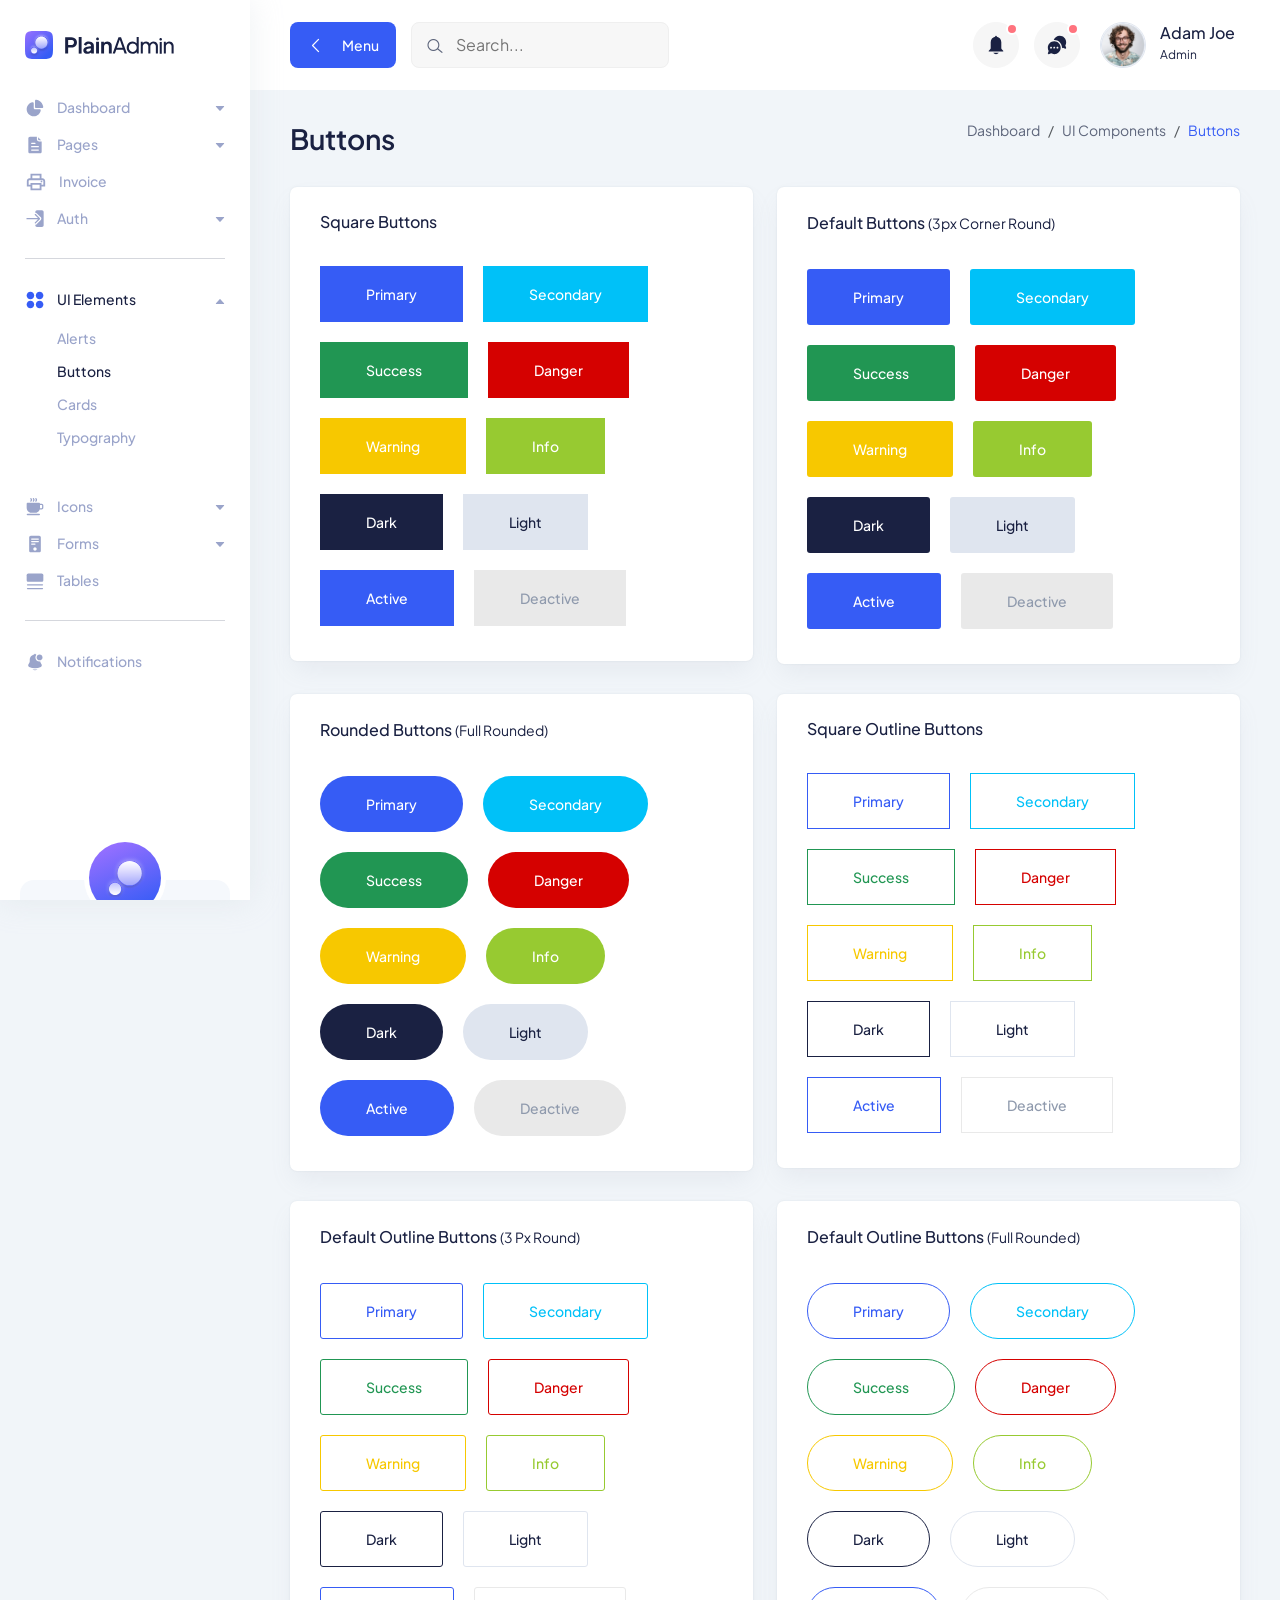
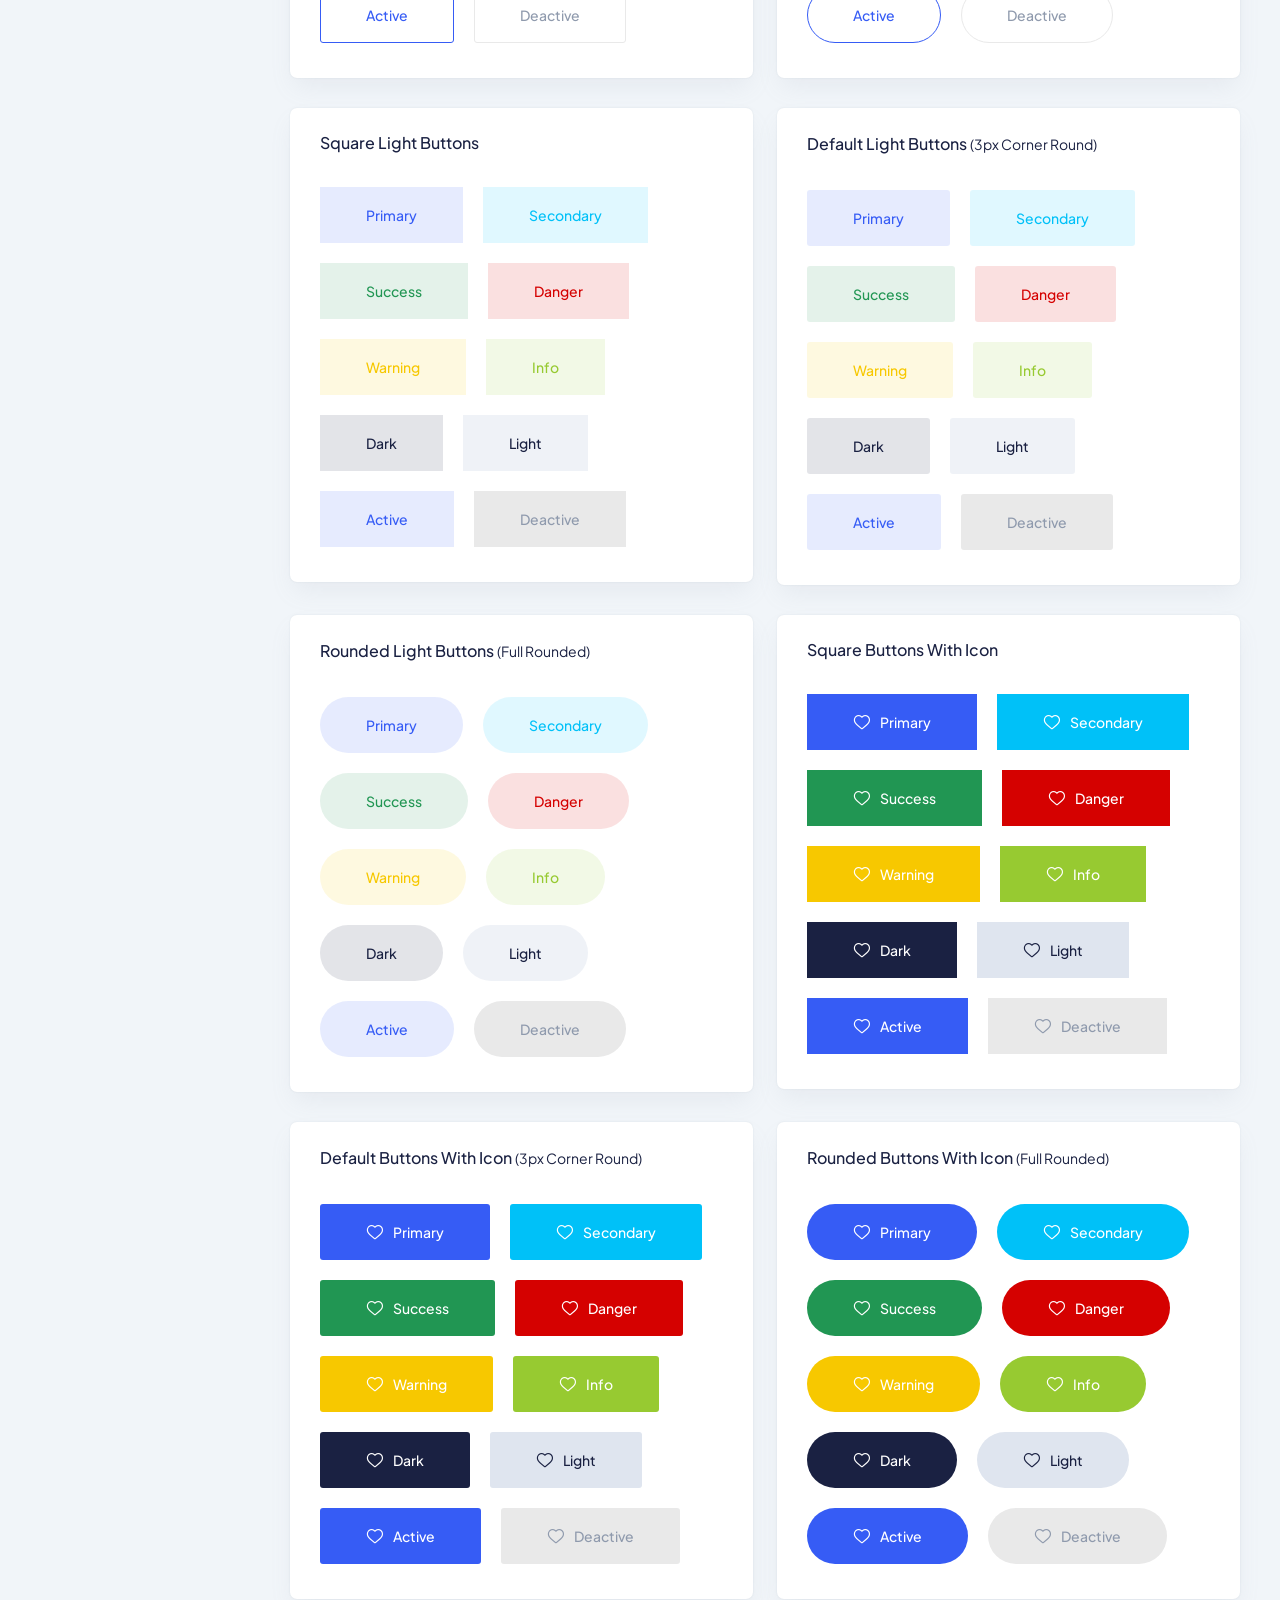
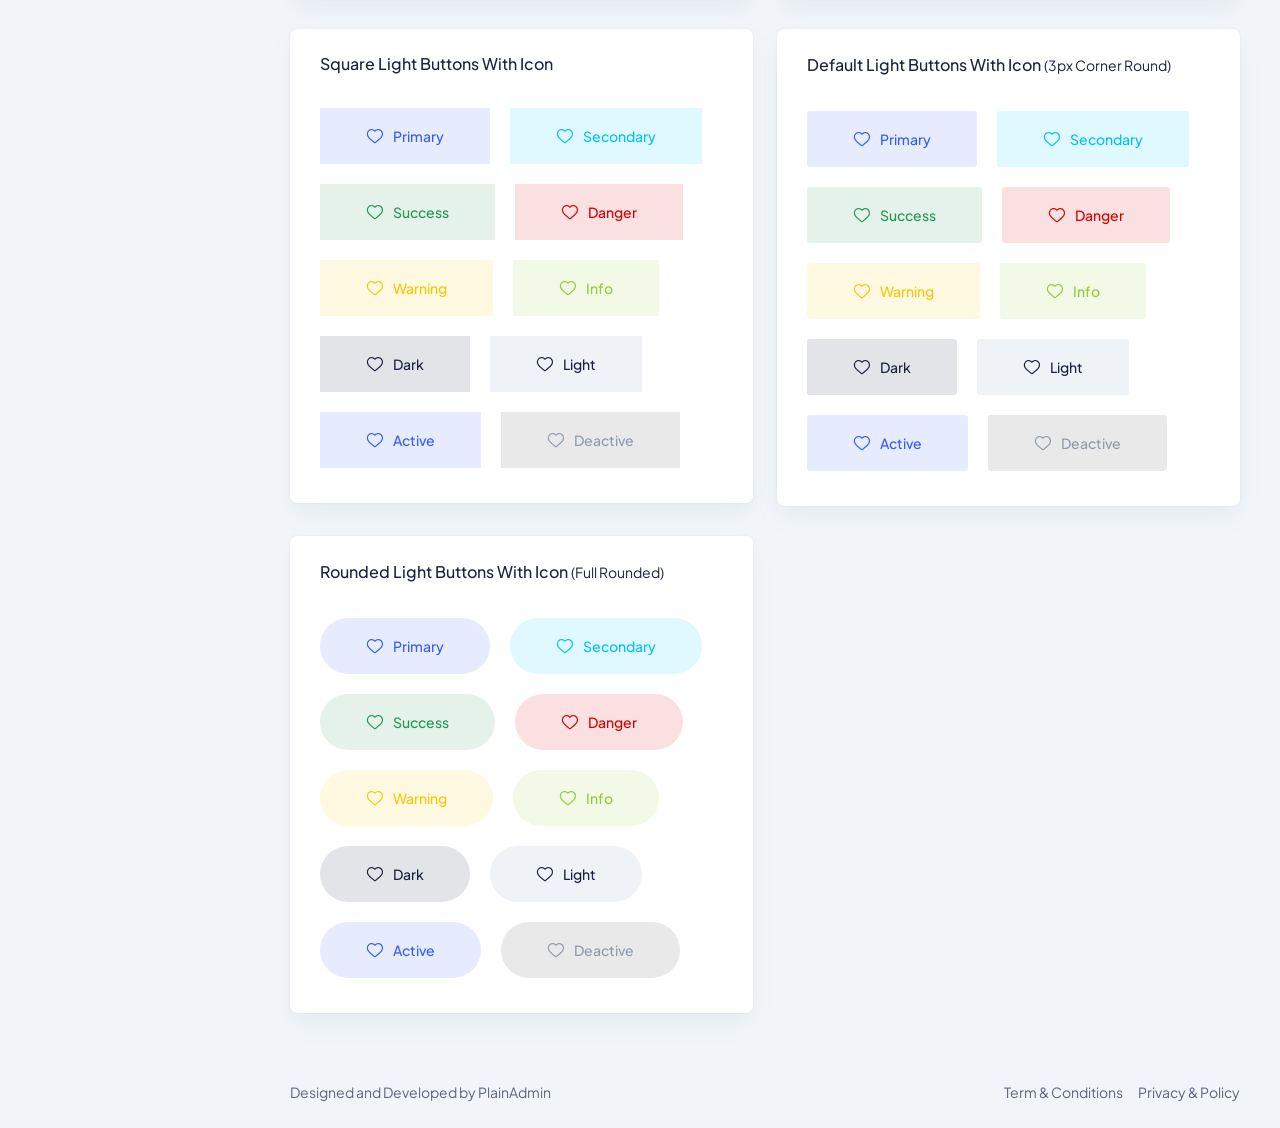
<file: dashboard/plain-free-bootstrap-admin-template-main/buttons.html>
<!DOCTYPE html>
<html lang="en">
  <head>
    <meta charset="UTF-8" />
    <meta http-equiv="X-UA-Compatible" content="IE=edge" />
    <meta name="viewport" content="width=device-width, initial-scale=1.0" />
    <link rel="shortcut icon" href="assets/images/favicon.svg" type="image/x-icon" />
    <title>Button | PlainAdmin Demo</title>

    <!-- ========== All CSS files linkup ========= -->
    <link rel="stylesheet" href="assets/css/bootstrap.min.css" />
    <link rel="stylesheet" href="assets/css/lineicons.css" />
    <link rel="stylesheet" href="assets/css/materialdesignicons.min.css" />
    <link rel="stylesheet" href="assets/css/fullcalendar.css" />
    <link rel="stylesheet" href="assets/css/main.css" />
  </head>
  <body>
    <!-- ======== Preloader =========== -->
    <div id="preloader">
      <div class="spinner"></div>
    </div>
    <!-- ======== Preloader =========== -->

    <!-- ======== sidebar-nav start =========== -->
    <aside class="sidebar-nav-wrapper">
      <div class="navbar-logo">
        <a href="index.html">
          <img src="assets/images/logo/logo.svg" alt="logo" />
        </a>
      </div>
      <nav class="sidebar-nav">
        <ul>
          <li class="nav-item nav-item-has-children">
            <a
              href="#0"
              class="collapsed"
              data-bs-toggle="collapse"
              data-bs-target="#ddmenu_1"
              aria-controls="ddmenu_1"
              aria-expanded="false"
              aria-label="Toggle navigation"
            >
              <span class="icon">
                <svg width="20" height="20" viewBox="0 0 20 20" fill="none" xmlns="http://www.w3.org/2000/svg">
                  <path
                    d="M8.74999 18.3333C12.2376 18.3333 15.1364 15.8128 15.7244 12.4941C15.8448 11.8143 15.2737 11.25 14.5833 11.25H9.99999C9.30966 11.25 8.74999 10.6903 8.74999 10V5.41666C8.74999 4.7263 8.18563 4.15512 7.50586 4.27556C4.18711 4.86357 1.66666 7.76243 1.66666 11.25C1.66666 15.162 4.83797 18.3333 8.74999 18.3333Z" />
                  <path
                    d="M17.0833 10C17.7737 10 18.3432 9.43708 18.2408 8.75433C17.7005 5.14918 14.8508 2.29947 11.2457 1.75912C10.5629 1.6568 10 2.2263 10 2.91665V9.16666C10 9.62691 10.3731 10 10.8333 10H17.0833Z" />
                </svg>
              </span>
              <span class="text">Dashboard</span>
            </a>
            <ul id="ddmenu_1" class="collapse dropdown-nav">
              <li>
                <a href="index.html"> eCommerce </a>
              </li>
            </ul>
          </li>
          <li class="nav-item nav-item-has-children">
            <a
              href="#0"
              class="collapsed"
              data-bs-toggle="collapse"
              data-bs-target="#ddmenu_2"
              aria-controls="ddmenu_2"
              aria-expanded="false"
              aria-label="Toggle navigation"
            >
              <span class="icon">
                <svg width="20" height="20" viewBox="0 0 20 20" fill="none" xmlns="http://www.w3.org/2000/svg">
                  <path
                    d="M11.8097 1.66667C11.8315 1.66667 11.8533 1.6671 11.875 1.66796V4.16667C11.875 5.43232 12.901 6.45834 14.1667 6.45834H16.6654C16.6663 6.48007 16.6667 6.50186 16.6667 6.5237V16.6667C16.6667 17.5872 15.9205 18.3333 15 18.3333H5.00001C4.07954 18.3333 3.33334 17.5872 3.33334 16.6667V3.33334C3.33334 2.41286 4.07954 1.66667 5.00001 1.66667H11.8097ZM6.66668 7.70834C6.3215 7.70834 6.04168 7.98816 6.04168 8.33334C6.04168 8.67851 6.3215 8.95834 6.66668 8.95834H10C10.3452 8.95834 10.625 8.67851 10.625 8.33334C10.625 7.98816 10.3452 7.70834 10 7.70834H6.66668ZM6.04168 11.6667C6.04168 12.0118 6.3215 12.2917 6.66668 12.2917H13.3333C13.6785 12.2917 13.9583 12.0118 13.9583 11.6667C13.9583 11.3215 13.6785 11.0417 13.3333 11.0417H6.66668C6.3215 11.0417 6.04168 11.3215 6.04168 11.6667ZM6.66668 14.375C6.3215 14.375 6.04168 14.6548 6.04168 15C6.04168 15.3452 6.3215 15.625 6.66668 15.625H13.3333C13.6785 15.625 13.9583 15.3452 13.9583 15C13.9583 14.6548 13.6785 14.375 13.3333 14.375H6.66668Z" />
                  <path
                    d="M13.125 2.29167L16.0417 5.20834H14.1667C13.5913 5.20834 13.125 4.74197 13.125 4.16667V2.29167Z" />
                </svg>
              </span>
              <span class="text">Pages</span>
            </a>
            <ul id="ddmenu_2" class="collapse dropdown-nav">
              <li>
                <a href="settings.html"> Settings </a>
              </li>
              <li>
                <a href="blank-page.html"> Blank Page </a>
              </li>
            </ul>
          </li>
          <li class="nav-item">
            <a href="inv'">
              <span class="icon">
                <svg
                  width="22"
                  height="22"
                  viewBox="0 0 22 22"
                  fill="none"
                  xmlns="http://www.w3.org/2000/svg"
                >
                  <path
                    d="M17.4166 7.33333C18.9383 7.33333 20.1666 8.56167 20.1666 10.0833V15.5833H16.4999V19.25H5.49992V15.5833H1.83325V10.0833C1.83325 8.56167 3.06159 7.33333 4.58325 7.33333H5.49992V2.75H16.4999V7.33333H17.4166ZM7.33325 4.58333V7.33333H14.6666V4.58333H7.33325ZM14.6666 17.4167V13.75H7.33325V17.4167H14.6666ZM16.4999 13.75H18.3333V10.0833C18.3333 9.57917 17.9208 9.16667 17.4166 9.16667H4.58325C4.07909 9.16667 3.66659 9.57917 3.66659 10.0833V13.75H5.49992V11.9167H16.4999V13.75ZM17.4166 10.5417C17.4166 11.0458 17.0041 11.4583 16.4999 11.4583C15.9958 11.4583 15.5833 11.0458 15.5833 10.5417C15.5833 10.0375 15.9958 9.625 16.4999 9.625C17.0041 9.625 17.4166 10.0375 17.4166 10.5417Z"
                  />
                </svg>
              </span>
              <span class="text">Invoice</span>
            </a>
          </li>
          <li class="nav-item nav-item-has-children">
            <a
              href="#0"
              class="collapsed"
              data-bs-toggle="collapse"
              data-bs-target="#ddmenu_3"
              aria-controls="ddmenu_3"
              aria-expanded="false"
              aria-label="Toggle navigation"
            >
              <span class="icon">
                <svg width="20" height="20" viewBox="0 0 20 20" fill="none" xmlns="http://www.w3.org/2000/svg">
                  <path
                    d="M14.9211 10.1294C15.1652 9.88534 15.1652 9.48967 14.9211 9.24559L10.7544 5.0789C10.5103 4.83482 10.1147 4.83482 9.87057 5.0789C9.62649 5.32297 9.62649 5.71871 9.87057 5.96278L12.9702 9.06251H1.97916C1.63398 9.06251 1.35416 9.34234 1.35416 9.68751C1.35416 10.0327 1.63398 10.3125 1.97916 10.3125H12.9702L9.87057 13.4123C9.62649 13.6563 9.62649 14.052 9.87057 14.2961C10.1147 14.5402 10.5103 14.5402 10.7544 14.2961L14.9211 10.1294Z" />
                  <path
                    d="M11.6383 15.18L15.805 11.0133C16.5373 10.2811 16.5373 9.09391 15.805 8.36166L11.6383 4.195C11.2722 3.82888 10.7923 3.64582 10.3125 3.64582V3.02082C10.3125 2.10035 11.0587 1.35416 11.9792 1.35416H16.9792C17.8997 1.35416 18.6458 2.10035 18.6458 3.02082V16.3542C18.6458 17.2747 17.8997 18.0208 16.9792 18.0208H11.9792C11.0587 18.0208 10.3125 17.2747 10.3125 16.3542V15.7292C10.7923 15.7292 11.2722 15.5461 11.6383 15.18Z" />
                </svg>
              </span>
              <span class="text">Auth</span>
            </a>
            <ul id="ddmenu_3" class="collapse dropdown-nav">
              <li>
                <a href="signin.html"> Sign In </a>
              </li>
              <li>
                <a href="signup.html"> Sign Up </a>
              </li>
            </ul>
          </li>
          <span class="divider"><hr /></span>
          <li class="nav-item nav-item-has-children">
            <a
              href="#0"
              class=""
              data-bs-toggle="collapse"
              data-bs-target="#ddmenu_4"
              aria-controls="ddmenu_4"
              aria-expanded="true"
              aria-label="Toggle navigation"
            >
              <span class="icon">
                <svg width="20" height="20" viewBox="0 0 20 20" fill="none" xmlns="http://www.w3.org/2000/svg">
                  <path
                    d="M1.66666 5.41669C1.66666 3.34562 3.34559 1.66669 5.41666 1.66669C7.48772 1.66669 9.16666 3.34562 9.16666 5.41669C9.16666 7.48775 7.48772 9.16669 5.41666 9.16669C3.34559 9.16669 1.66666 7.48775 1.66666 5.41669Z" />
                  <path
                    d="M1.66666 14.5834C1.66666 12.5123 3.34559 10.8334 5.41666 10.8334C7.48772 10.8334 9.16666 12.5123 9.16666 14.5834C9.16666 16.6545 7.48772 18.3334 5.41666 18.3334C3.34559 18.3334 1.66666 16.6545 1.66666 14.5834Z" />
                  <path
                    d="M10.8333 5.41669C10.8333 3.34562 12.5123 1.66669 14.5833 1.66669C16.6544 1.66669 18.3333 3.34562 18.3333 5.41669C18.3333 7.48775 16.6544 9.16669 14.5833 9.16669C12.5123 9.16669 10.8333 7.48775 10.8333 5.41669Z" />
                  <path
                    d="M10.8333 14.5834C10.8333 12.5123 12.5123 10.8334 14.5833 10.8334C16.6544 10.8334 18.3333 12.5123 18.3333 14.5834C18.3333 16.6545 16.6544 18.3334 14.5833 18.3334C12.5123 18.3334 10.8333 16.6545 10.8333 14.5834Z" />
                </svg>
              </span>
              <span class="text">UI Elements </span>
            </a>
            <ul id="ddmenu_4" class="collapsed show dropdown-nav">
              <li>
                <a href="alerts.html"> Alerts </a>
              </li>
              <li>
                <a href="buttons.html" class="active"> Buttons </a>
              </li>
              <li>
                <a href="cards.html"> Cards </a>
              </li>
              <li>
                <a href="typography.html"> Typography </a>
              </li>
            </ul>
          </li>
          <li class="nav-item nav-item-has-children">
            <a
              href="#0"
              class="collapsed"
              data-bs-toggle="collapse"
              data-bs-target="#ddmenu_55"
              aria-controls="ddmenu_55"
              aria-expanded="false"
              aria-label="Toggle navigation"
            >
              <span class="icon">
                <svg width="20" height="20" viewBox="0 0 20 20" fill="none" xmlns="http://www.w3.org/2000/svg">
                  <path
                    d="M5.48663 1.1466C5.77383 0.955131 6.16188 1.03274 6.35335 1.31994L6.87852 2.10769C7.20508 2.59755 7.20508 3.23571 6.87852 3.72556L6.35335 4.51331C6.16188 4.80052 5.77383 4.87813 5.48663 4.68666C5.19943 4.49519 5.12182 4.10715 5.31328 3.81994L5.83845 3.03219C5.88511 2.96221 5.88511 2.87105 5.83845 2.80106L5.31328 2.01331C5.12182 1.72611 5.19943 1.33806 5.48663 1.1466Z" />
                  <path
                    d="M2.49999 5.83331C2.03976 5.83331 1.66666 6.2064 1.66666 6.66665V10.8333C1.66666 13.5948 3.90523 15.8333 6.66666 15.8333H9.99999C12.1856 15.8333 14.0436 14.431 14.7235 12.4772C14.8134 12.4922 14.9058 12.5 15 12.5H16.6667C17.5872 12.5 18.3333 11.7538 18.3333 10.8333V8.33331C18.3333 7.41284 17.5872 6.66665 16.6667 6.66665H15C15 6.2064 14.6269 5.83331 14.1667 5.83331H2.49999ZM14.9829 11.2496C14.9942 11.1123 15 10.9735 15 10.8333V7.91665H16.6667C16.8967 7.91665 17.0833 8.10319 17.0833 8.33331V10.8333C17.0833 11.0634 16.8967 11.25 16.6667 11.25H15L14.9898 11.2498L14.9829 11.2496Z" />
                  <path
                    d="M8.85332 1.31994C8.6619 1.03274 8.27383 0.955131 7.98663 1.1466C7.69943 1.33806 7.62182 1.72611 7.81328 2.01331L8.33848 2.80106C8.38507 2.87105 8.38507 2.96221 8.33848 3.03219L7.81328 3.81994C7.62182 4.10715 7.69943 4.49519 7.98663 4.68666C8.27383 4.87813 8.6619 4.80052 8.85332 4.51331L9.37848 3.72556C9.70507 3.23571 9.70507 2.59755 9.37848 2.10769L8.85332 1.31994Z" />
                  <path
                    d="M10.4867 1.1466C10.7738 0.955131 11.1619 1.03274 11.3533 1.31994L11.8785 2.10769C12.2051 2.59755 12.2051 3.23571 11.8785 3.72556L11.3533 4.51331C11.1619 4.80052 10.7738 4.87813 10.4867 4.68666C10.1994 4.49519 10.1218 4.10715 10.3133 3.81994L10.8385 3.03219C10.8851 2.96221 10.8851 2.87105 10.8385 2.80106L10.3133 2.01331C10.1218 1.72611 10.1994 1.33806 10.4867 1.1466Z" />
                  <path
                    d="M2.49999 16.6667C2.03976 16.6667 1.66666 17.0398 1.66666 17.5C1.66666 17.9602 2.03976 18.3334 2.49999 18.3334H14.1667C14.6269 18.3334 15 17.9602 15 17.5C15 17.0398 14.6269 16.6667 14.1667 16.6667H2.49999Z" />
                </svg>
              </span>
              <span class="text">Icons</span>
            </a>
            <ul id="ddmenu_55" class="collapse dropdown-nav">
              <li>
                <a href="icons.html"> LineIcons </a>
              </li>
              <li>
                <a href="mdi-icons.html"> MDI Icons </a>
              </li>
            </ul>
          </li>
          <li class="nav-item nav-item-has-children">
            <a
              href="#0"
              class="collapsed"
              data-bs-toggle="collapse"
              data-bs-target="#ddmenu_5"
              aria-controls="ddmenu_5"
              aria-expanded="false"
              aria-label="Toggle navigation"
            >
              <span class="icon">
                <svg width="20" height="20" viewBox="0 0 20 20" fill="none" xmlns="http://www.w3.org/2000/svg">
                  <path
                    d="M4.16666 3.33335C4.16666 2.41288 4.91285 1.66669 5.83332 1.66669H14.1667C15.0872 1.66669 15.8333 2.41288 15.8333 3.33335V16.6667C15.8333 17.5872 15.0872 18.3334 14.1667 18.3334H5.83332C4.91285 18.3334 4.16666 17.5872 4.16666 16.6667V3.33335ZM6.04166 5.00002C6.04166 5.3452 6.32148 5.62502 6.66666 5.62502H13.3333C13.6785 5.62502 13.9583 5.3452 13.9583 5.00002C13.9583 4.65485 13.6785 4.37502 13.3333 4.37502H6.66666C6.32148 4.37502 6.04166 4.65485 6.04166 5.00002ZM6.66666 6.87502C6.32148 6.87502 6.04166 7.15485 6.04166 7.50002C6.04166 7.8452 6.32148 8.12502 6.66666 8.12502H13.3333C13.6785 8.12502 13.9583 7.8452 13.9583 7.50002C13.9583 7.15485 13.6785 6.87502 13.3333 6.87502H6.66666ZM6.04166 10C6.04166 10.3452 6.32148 10.625 6.66666 10.625H9.99999C10.3452 10.625 10.625 10.3452 10.625 10C10.625 9.65485 10.3452 9.37502 9.99999 9.37502H6.66666C6.32148 9.37502 6.04166 9.65485 6.04166 10ZM9.99999 16.6667C10.9205 16.6667 11.6667 15.9205 11.6667 15C11.6667 14.0795 10.9205 13.3334 9.99999 13.3334C9.07949 13.3334 8.33332 14.0795 8.33332 15C8.33332 15.9205 9.07949 16.6667 9.99999 16.6667Z" />
                </svg>
              </span>
              <span class="text"> Forms </span>
            </a>
            <ul id="ddmenu_5" class="collapse dropdown-nav">
              <li>
                <a href="form-elements.html"> Form Elements </a>
              </li>
            </ul>
          </li>
          <li class="nav-item">
            <a href="tables.html">
              <span class="icon">
                <svg width="20" height="20" viewBox="0 0 20 20" fill="none" xmlns="http://www.w3.org/2000/svg">
                  <path
                    d="M1.66666 4.16667C1.66666 3.24619 2.41285 2.5 3.33332 2.5H16.6667C17.5872 2.5 18.3333 3.24619 18.3333 4.16667V9.16667C18.3333 10.0872 17.5872 10.8333 16.6667 10.8333H3.33332C2.41285 10.8333 1.66666 10.0872 1.66666 9.16667V4.16667Z" />
                  <path
                    d="M1.875 13.75C1.875 13.4048 2.15483 13.125 2.5 13.125H17.5C17.8452 13.125 18.125 13.4048 18.125 13.75C18.125 14.0952 17.8452 14.375 17.5 14.375H2.5C2.15483 14.375 1.875 14.0952 1.875 13.75Z" />
                  <path
                    d="M2.5 16.875C2.15483 16.875 1.875 17.1548 1.875 17.5C1.875 17.8452 2.15483 18.125 2.5 18.125H17.5C17.8452 18.125 18.125 17.8452 18.125 17.5C18.125 17.1548 17.8452 16.875 17.5 16.875H2.5Z" />
                </svg>
              </span>
              <span class="text">Tables</span>
            </a>
          </li>
          <span class="divider"><hr /></span>

          <li class="nav-item">
            <a href="notification.html">
              <span class="icon">
                <svg width="20" height="20" viewBox="0 0 20 20" fill="none" xmlns="http://www.w3.org/2000/svg">
                  <path
                    d="M10.8333 2.50008C10.8333 2.03984 10.4602 1.66675 9.99999 1.66675C9.53975 1.66675 9.16666 2.03984 9.16666 2.50008C9.16666 2.96032 9.53975 3.33341 9.99999 3.33341C10.4602 3.33341 10.8333 2.96032 10.8333 2.50008Z" />
                  <path
                    d="M17.5 5.41673C17.5 7.02756 16.1942 8.33339 14.5833 8.33339C12.9725 8.33339 11.6667 7.02756 11.6667 5.41673C11.6667 3.80589 12.9725 2.50006 14.5833 2.50006C16.1942 2.50006 17.5 3.80589 17.5 5.41673Z" />
                  <path
                    d="M11.4272 2.69637C10.9734 2.56848 10.4947 2.50006 10 2.50006C7.10054 2.50006 4.75003 4.85057 4.75003 7.75006V9.20873C4.75003 9.72814 4.62082 10.2393 4.37404 10.6963L3.36705 12.5611C2.89938 13.4272 3.26806 14.5081 4.16749 14.9078C7.88074 16.5581 12.1193 16.5581 15.8326 14.9078C16.732 14.5081 17.1007 13.4272 16.633 12.5611L15.626 10.6963C15.43 10.3333 15.3081 9.93606 15.2663 9.52773C15.0441 9.56431 14.8159 9.58339 14.5833 9.58339C12.2822 9.58339 10.4167 7.71791 10.4167 5.41673C10.4167 4.37705 10.7975 3.42631 11.4272 2.69637Z" />
                  <path
                    d="M7.48901 17.1925C8.10004 17.8918 8.99841 18.3335 10 18.3335C11.0016 18.3335 11.9 17.8918 12.511 17.1925C10.8482 17.4634 9.15183 17.4634 7.48901 17.1925Z" />
                </svg>
              </span>
              <span class="text">Notifications</span>
            </a>
          </li>
        </ul>
      </nav>
      <div class="promo-box">
        <div class="promo-icon">
          <img class="mx-auto" src="./assets/images/logo/logo-icon-big.svg" alt="Logo">
        </div>
        <h3>Upgrade to PRO</h3>
        <p>Improve your development process and start doing more with PlainAdmin PRO!</p>
        <a href="https://plainadmin.com/pro" target="_blank" rel="nofollow" class="main-btn primary-btn btn-hover">
          Upgrade to PRO
        </a>
      </div>
    </aside>
    <div class="overlay"></div>
    <!-- ======== sidebar-nav end =========== -->

    <!-- ======== main-wrapper start =========== -->
    <main class="main-wrapper">
      <!-- ========== header start ========== -->
      <header class="header">
        <div class="container-fluid">
          <div class="row">
            <div class="col-lg-5 col-md-5 col-6">
              <div class="header-left d-flex align-items-center">
                <div class="menu-toggle-btn mr-15">
                  <button id="menu-toggle" class="main-btn primary-btn btn-hover">
                    <i class="lni lni-chevron-left me-2"></i> Menu
                  </button>
                </div>
                <div class="header-search d-none d-md-flex">
                  <form action="#">
                    <input type="text" placeholder="Search..." />
                    <button><i class="lni lni-search-alt"></i></button>
                  </form>
                </div>
              </div>
            </div>
            <div class="col-lg-7 col-md-7 col-6">
              <div class="header-right">
                <!-- notification start -->
                <div class="notification-box ml-15 d-none d-md-flex">
                  <button class="dropdown-toggle" type="button" id="notification" data-bs-toggle="dropdown"
                    aria-expanded="false">
                    <svg width="22" height="22" viewBox="0 0 22 22" fill="none" xmlns="http://www.w3.org/2000/svg">
                      <path
                        d="M11 20.1667C9.88317 20.1667 8.88718 19.63 8.23901 18.7917H13.761C13.113 19.63 12.1169 20.1667 11 20.1667Z"
                        fill="" />
                      <path
                        d="M10.1157 2.74999C10.1157 2.24374 10.5117 1.83333 11 1.83333C11.4883 1.83333 11.8842 2.24374 11.8842 2.74999V2.82604C14.3932 3.26245 16.3051 5.52474 16.3051 8.24999V14.287C16.3051 14.5301 16.3982 14.7633 16.564 14.9352L18.2029 16.6342C18.4814 16.9229 18.2842 17.4167 17.8903 17.4167H4.10961C3.71574 17.4167 3.5185 16.9229 3.797 16.6342L5.43589 14.9352C5.6017 14.7633 5.69485 14.5301 5.69485 14.287V8.24999C5.69485 5.52474 7.60672 3.26245 10.1157 2.82604V2.74999Z"
                        fill="" />
                    </svg>
                    <span></span>
                  </button>
                  <ul class="dropdown-menu dropdown-menu-end" aria-labelledby="notification">
                    <li>
                      <a href="#0">
                        <div class="image">
                          <img src="assets/images/lead/lead-6.png" alt="" />
                        </div>
                        <div class="content">
                          <h6>
                            John Doe
                            <span class="text-regular">
                              comment on a product.
                            </span>
                          </h6>
                          <p>
                            Lorem ipsum dolor sit amet, consect etur adipiscing
                            elit Vivamus tortor.
                          </p>
                          <span>10 mins ago</span>
                        </div>
                      </a>
                    </li>
                    <li>
                      <a href="#0">
                        <div class="image">
                          <img src="assets/images/lead/lead-1.png" alt="" />
                        </div>
                        <div class="content">
                          <h6>
                            Jonathon
                            <span class="text-regular">
                              like on a product.
                            </span>
                          </h6>
                          <p>
                            Lorem ipsum dolor sit amet, consect etur adipiscing
                            elit Vivamus tortor.
                          </p>
                          <span>10 mins ago</span>
                        </div>
                      </a>
                    </li>
                  </ul>
                </div>
                <!-- notification end -->
                <!-- message start -->
                <div class="header-message-box ml-15 d-none d-md-flex">
                  <button class="dropdown-toggle" type="button" id="message" data-bs-toggle="dropdown"
                    aria-expanded="false">
                    <svg width="22" height="22" viewBox="0 0 22 22" fill="none" xmlns="http://www.w3.org/2000/svg">
                      <path
                        d="M7.74866 5.97421C7.91444 5.96367 8.08162 5.95833 8.25005 5.95833C12.5532 5.95833 16.0417 9.4468 16.0417 13.75C16.0417 13.9184 16.0364 14.0856 16.0259 14.2514C16.3246 14.138 16.6127 14.003 16.8883 13.8482L19.2306 14.629C19.7858 14.8141 20.3141 14.2858 20.129 13.7306L19.3482 11.3882C19.8694 10.4604 20.1667 9.38996 20.1667 8.25C20.1667 4.70617 17.2939 1.83333 13.75 1.83333C11.0077 1.83333 8.66702 3.55376 7.74866 5.97421Z"
                        fill="" />
                      <path
                        d="M14.6667 13.75C14.6667 17.2938 11.7939 20.1667 8.25004 20.1667C7.11011 20.1667 6.03962 19.8694 5.11182 19.3482L2.76946 20.129C2.21421 20.3141 1.68597 19.7858 1.87105 19.2306L2.65184 16.8882C2.13062 15.9604 1.83338 14.89 1.83338 13.75C1.83338 10.2062 4.70622 7.33333 8.25004 7.33333C11.7939 7.33333 14.6667 10.2062 14.6667 13.75ZM5.95838 13.75C5.95838 13.2437 5.54797 12.8333 5.04171 12.8333C4.53545 12.8333 4.12504 13.2437 4.12504 13.75C4.12504 14.2563 4.53545 14.6667 5.04171 14.6667C5.54797 14.6667 5.95838 14.2563 5.95838 13.75ZM9.16671 13.75C9.16671 13.2437 8.7563 12.8333 8.25004 12.8333C7.74379 12.8333 7.33338 13.2437 7.33338 13.75C7.33338 14.2563 7.74379 14.6667 8.25004 14.6667C8.7563 14.6667 9.16671 14.2563 9.16671 13.75ZM11.4584 14.6667C11.9647 14.6667 12.375 14.2563 12.375 13.75C12.375 13.2437 11.9647 12.8333 11.4584 12.8333C10.9521 12.8333 10.5417 13.2437 10.5417 13.75C10.5417 14.2563 10.9521 14.6667 11.4584 14.6667Z"
                        fill="" />
                    </svg>
                    <span></span>
                  </button>
                  <ul class="dropdown-menu dropdown-menu-end" aria-labelledby="message">
                    <li>
                      <a href="#0">
                        <div class="image">
                          <img src="assets/images/lead/lead-5.png" alt="" />
                        </div>
                        <div class="content">
                          <h6>Jacob Jones</h6>
                          <p>Hey!I can across your profile and ...</p>
                          <span>10 mins ago</span>
                        </div>
                      </a>
                    </li>
                    <li>
                      <a href="#0">
                        <div class="image">
                          <img src="assets/images/lead/lead-3.png" alt="" />
                        </div>
                        <div class="content">
                          <h6>John Doe</h6>
                          <p>Would you mind please checking out</p>
                          <span>12 mins ago</span>
                        </div>
                      </a>
                    </li>
                    <li>
                      <a href="#0">
                        <div class="image">
                          <img src="assets/images/lead/lead-2.png" alt="" />
                        </div>
                        <div class="content">
                          <h6>Anee Lee</h6>
                          <p>Hey! are you available for freelance?</p>
                          <span>1h ago</span>
                        </div>
                      </a>
                    </li>
                  </ul>
                </div>
                <!-- message end -->
                <!-- profile start -->
                <div class="profile-box ml-15">
                  <button class="dropdown-toggle bg-transparent border-0" type="button" id="profile"
                    data-bs-toggle="dropdown" aria-expanded="false">
                    <div class="profile-info">
                      <div class="info">
                        <div class="image">
                          <img src="assets/images/profile/profile-image.png" alt="" />
                        </div>
                        <div>
                          <h6 class="fw-500">Adam Joe</h6>
                          <p>Admin</p>
                        </div>
                      </div>
                    </div>
                  </button>
                  <ul class="dropdown-menu dropdown-menu-end" aria-labelledby="profile">
                    <li>
                      <div class="author-info flex items-center !p-1">
                        <div class="image">
                          <img src="assets/images/profile/profile-image.png" alt="image">
                        </div>
                        <div class="content">
                          <h4 class="text-sm">Adam Joe</h4>
                          <a class="text-black/40 dark:text-white/40 hover:text-black dark:hover:text-white text-xs"
                            href="#">Email@gmail.com</a>
                        </div>
                      </div>
                    </li>
                    <li class="divider"></li>
                    <li>
                      <a href="#0">
                        <i class="lni lni-user"></i> View Profile
                      </a>
                    </li>
                    <li>
                      <a href="#0">
                        <i class="lni lni-alarm"></i> Notifications
                      </a>
                    </li>
                    <li>
                      <a href="#0"> <i class="lni lni-inbox"></i> Messages </a>
                    </li>
                    <li>
                      <a href="#0"> <i class="lni lni-cog"></i> Settings </a>
                    </li>
                    <li class="divider"></li>
                    <li>
                      <a href="#0"> <i class="lni lni-exit"></i> Sign Out </a>
                    </li>
                  </ul>
                </div>
                <!-- profile end -->
              </div>
            </div>
          </div>
        </div>
      </header>
      <!-- ========== header end ========== -->

      <!-- ========== button components start ========== -->
      <section class="button-components">
        <div class="container-fluid">
          <!-- ========== title-wrapper start ========== -->
          <div class="title-wrapper pt-30">
            <div class="row align-items-center">
              <div class="col-md-6">
                <div class="title">
                  <h2>Buttons</h2>
                </div>
              </div>
              <!-- end col -->
              <div class="col-md-6">
                <div class="breadcrumb-wrapper">
                  <nav aria-label="breadcrumb">
                    <ol class="breadcrumb">
                      <li class="breadcrumb-item">
                        <a href="#0">Dashboard</a>
                      </li>
                      <li class="breadcrumb-item">
                        <a href="#0">UI Components</a>
                      </li>
                      <li class="breadcrumb-item active" aria-current="page">
                        Buttons
                      </li>
                    </ol>
                  </nav>
                </div>
              </div>
              <!-- end col -->
            </div>
            <!-- end row -->
          </div>
          <!-- ========== title-wrapper end ========== -->

          <!-- ========== button-cards-wrapper start ========== -->
          <div class="buttons-cards-wrapper">
            <div class="row">
              <div class="col-lg-6">
                <div class="card-style mb-30">
                  <h5 class="text-medium mb-25">Square Buttons</h5>
                  <ul class="buttons-group">
                    <li>
                      <a href="#0" class="main-btn primary-btn square-btn btn-hover">Primary</a>
                    </li>
                    <li>
                      <a href="#0" class="main-btn secondary-btn square-btn btn-hover">Secondary</a>
                    </li>
                    <li>
                      <a href="#0" class="main-btn success-btn square-btn btn-hover">Success</a>
                    </li>
                    <li>
                      <a href="#0" class="main-btn danger-btn square-btn btn-hover">Danger</a>
                    </li>
                    <li>
                      <a href="#0" class="main-btn warning-btn square-btn btn-hover">Warning</a>
                    </li>
                    <li>
                      <a href="#0" class="main-btn info-btn square-btn btn-hover">Info</a>
                    </li>
                    <li>
                      <a href="#0" class="main-btn dark-btn square-btn btn-hover">Dark</a>
                    </li>
                    <li>
                      <a href="#0" class="main-btn light-btn square-btn btn-hover">Light</a>
                    </li>
                    <li>
                      <a href="#0" class="main-btn active-btn square-btn btn-hover">Active</a>
                    </li>
                    <li>
                      <a href="#0" class="main-btn deactive-btn square-btn btn-hover">Deactive</a>
                    </li>
                  </ul>
                </div>
                <!-- end card -->
              </div>
              <!-- end col -->
              <div class="col-lg-6">
                <div class="card-style mb-30">
                  <h5 class="text-medium mb-25">
                    Default Buttons
                    <span class="text-sm text-regular">(3px Corner Round)</span>
                  </h5>
                  <ul class="buttons-group">
                    <li>
                      <a href="#0" class="main-btn primary-btn btn-hover">Primary</a>
                    </li>
                    <li>
                      <a href="#0" class="main-btn secondary-btn btn-hover">Secondary</a>
                    </li>
                    <li>
                      <a href="#0" class="main-btn success-btn btn-hover">Success</a>
                    </li>
                    <li>
                      <a href="#0" class="main-btn danger-btn btn-hover">Danger</a>
                    </li>
                    <li>
                      <a href="#0" class="main-btn warning-btn btn-hover">Warning</a>
                    </li>
                    <li>
                      <a href="#0" class="main-btn info-btn btn-hover">Info</a>
                    </li>
                    <li>
                      <a href="#0" class="main-btn dark-btn btn-hover">Dark</a>
                    </li>
                    <li>
                      <a href="#0" class="main-btn light-btn btn-hover">Light</a>
                    </li>
                    <li>
                      <a href="#0" class="main-btn active-btn btn-hover">Active</a>
                    </li>
                    <li>
                      <a href="#0" class="main-btn deactive-btn btn-hover">Deactive</a>
                    </li>
                  </ul>
                </div>
                <!-- end card -->
              </div>
              <!-- end col -->
              <div class="col-lg-6">
                <div class="card-style mb-30">
                  <h5 class="text-medium mb-25">
                    Rounded Buttons
                    <span class="text-sm text-regular">(Full Rounded)</span>
                  </h5>
                  <ul class="buttons-group">
                    <li>
                      <a href="#0" class="main-btn primary-btn rounded-full btn-hover">Primary</a>
                    </li>
                    <li>
                      <a href="#0" class="main-btn secondary-btn rounded-full btn-hover">Secondary</a>
                    </li>
                    <li>
                      <a href="#0" class="main-btn success-btn rounded-full btn-hover">Success</a>
                    </li>
                    <li>
                      <a href="#0" class="main-btn danger-btn rounded-full btn-hover">Danger</a>
                    </li>
                    <li>
                      <a href="#0" class="main-btn warning-btn rounded-full btn-hover">Warning</a>
                    </li>
                    <li>
                      <a href="#0" class="main-btn info-btn rounded-full btn-hover">Info</a>
                    </li>
                    <li>
                      <a href="#0" class="main-btn dark-btn rounded-full btn-hover">Dark</a>
                    </li>
                    <li>
                      <a href="#0" class="main-btn light-btn rounded-full btn-hover">Light</a>
                    </li>
                    <li>
                      <a href="#0" class="main-btn active-btn rounded-full btn-hover">Active</a>
                    </li>
                    <li>
                      <a href="#0" class="main-btn deactive-btn rounded-full btn-hover">Deactive</a>
                    </li>
                  </ul>
                </div>
                <!-- end card -->
              </div>
              <!-- end col -->
              <div class="col-lg-6">
                <div class="card-style mb-30">
                  <h5 class="text-medium mb-25">Square Outline Buttons</h5>
                  <ul class="buttons-group">
                    <li>
                      <a href="#0" class="main-btn primary-btn-outline square-btn btn-hover">Primary</a>
                    </li>
                    <li>
                      <a href="#0" class="main-btn secondary-btn-outline square-btn btn-hover">Secondary</a>
                    </li>
                    <li>
                      <a href="#0" class="main-btn success-btn-outline square-btn btn-hover">Success</a>
                    </li>
                    <li>
                      <a href="#0" class="main-btn danger-btn-outline square-btn btn-hover">Danger</a>
                    </li>
                    <li>
                      <a href="#0" class="main-btn warning-btn-outline square-btn btn-hover">Warning</a>
                    </li>
                    <li>
                      <a href="#0" class="main-btn info-btn-outline square-btn btn-hover">Info</a>
                    </li>
                    <li>
                      <a href="#0" class="main-btn dark-btn-outline square-btn btn-hover">Dark</a>
                    </li>
                    <li>
                      <a href="#0" class="main-btn light-btn-outline square-btn btn-hover">Light</a>
                    </li>
                    <li>
                      <a href="#0" class="main-btn active-btn-outline square-btn btn-hover">Active</a>
                    </li>
                    <li>
                      <a href="#0" class="main-btn deactive-btn-outline square-btn btn-hover">Deactive</a>
                    </li>
                  </ul>
                </div>
                <!-- end card -->
              </div>
              <!-- end col -->
              <div class="col-lg-6">
                <div class="card-style mb-30">
                  <h5 class="text-medium mb-25">
                    Default Outline Buttons
                    <span class="text-sm text-regular">(3 Px Round)</span>
                  </h5>
                  <ul class="buttons-group">
                    <li>
                      <a href="#0" class="main-btn primary-btn-outline btn-hover">Primary</a>
                    </li>
                    <li>
                      <a href="#0" class="main-btn secondary-btn-outline btn-hover">Secondary</a>
                    </li>
                    <li>
                      <a href="#0" class="main-btn success-btn-outline btn-hover">Success</a>
                    </li>
                    <li>
                      <a href="#0" class="main-btn danger-btn-outline btn-hover">Danger</a>
                    </li>
                    <li>
                      <a href="#0" class="main-btn warning-btn-outline btn-hover">Warning</a>
                    </li>
                    <li>
                      <a href="#0" class="main-btn info-btn-outline btn-hover">Info</a>
                    </li>
                    <li>
                      <a href="#0" class="main-btn dark-btn-outline btn-hover">Dark</a>
                    </li>
                    <li>
                      <a href="#0" class="main-btn light-btn-outline btn-hover">Light</a>
                    </li>
                    <li>
                      <a href="#0" class="main-btn active-btn-outline btn-hover">Active</a>
                    </li>
                    <li>
                      <a href="#0" class="main-btn deactive-btn-outline btn-hover">Deactive</a>
                    </li>
                  </ul>
                </div>
                <!-- end card -->
              </div>
              <!-- end col -->
              <div class="col-lg-6">
                <div class="card-style mb-30">
                  <h5 class="text-medium mb-25">
                    Default Outline Buttons
                    <span class="text-sm text-regular">(Full Rounded)</span>
                  </h5>
                  <ul class="buttons-group">
                    <li>
                      <a href="#0" class="main-btn primary-btn-outline rounded-full btn-hover">Primary</a>
                    </li>
                    <li>
                      <a href="#0" class="main-btn secondary-btn-outline rounded-full btn-hover">Secondary</a>
                    </li>
                    <li>
                      <a href="#0" class="main-btn success-btn-outline rounded-full btn-hover">Success</a>
                    </li>
                    <li>
                      <a href="#0" class="main-btn danger-btn-outline rounded-full btn-hover">Danger</a>
                    </li>
                    <li>
                      <a href="#0" class="main-btn warning-btn-outline rounded-full btn-hover">Warning</a>
                    </li>
                    <li>
                      <a href="#0" class="main-btn info-btn-outline rounded-full btn-hover">Info</a>
                    </li>
                    <li>
                      <a href="#0" class="main-btn dark-btn-outline rounded-full btn-hover">Dark</a>
                    </li>
                    <li>
                      <a href="#0" class="main-btn light-btn-outline rounded-full btn-hover">Light</a>
                    </li>
                    <li>
                      <a href="#0" class="main-btn active-btn-outline rounded-full btn-hover">Active</a>
                    </li>
                    <li>
                      <a href="#0" class="main-btn deactive-btn-outline rounded-full btn-hover">Deactive</a>
                    </li>
                  </ul>
                </div>
                <!-- end card -->
              </div>
              <!-- end col -->
              <div class="col-lg-6">
                <div class="card-style mb-30">
                  <h5 class="text-medium mb-25">Square Light Buttons</h5>
                  <ul class="buttons-group">
                    <li>
                      <a href="#0" class="main-btn primary-btn-light square-btn btn-hover">Primary</a>
                    </li>
                    <li>
                      <a href="#0" class="main-btn secondary-btn-light square-btn btn-hover">Secondary</a>
                    </li>
                    <li>
                      <a href="#0" class="main-btn success-btn-light square-btn btn-hover">Success</a>
                    </li>
                    <li>
                      <a href="#0" class="main-btn danger-btn-light square-btn btn-hover">Danger</a>
                    </li>
                    <li>
                      <a href="#0" class="main-btn warning-btn-light square-btn btn-hover">Warning</a>
                    </li>
                    <li>
                      <a href="#0" class="main-btn info-btn-light square-btn btn-hover">Info</a>
                    </li>
                    <li>
                      <a href="#0" class="main-btn dark-btn-light square-btn btn-hover">Dark</a>
                    </li>
                    <li>
                      <a href="#0" class="main-btn light-btn-light square-btn btn-hover">Light</a>
                    </li>
                    <li>
                      <a href="#0" class="main-btn active-btn-light square-btn btn-hover">Active</a>
                    </li>
                    <li>
                      <a href="#0" class="main-btn deactive-btn-light square-btn btn-hover">Deactive</a>
                    </li>
                  </ul>
                </div>
                <!-- end card -->
              </div>
              <!-- end col -->
              <div class="col-lg-6">
                <div class="card-style mb-30">
                  <h5 class="text-medium mb-25">
                    Default Light Buttons
                    <span class="text-sm text-regular">(3px Corner Round)</span>
                  </h5>
                  <ul class="buttons-group">
                    <li>
                      <a href="#0" class="main-btn primary-btn-light btn-hover">Primary</a>
                    </li>
                    <li>
                      <a href="#0" class="main-btn secondary-btn-light btn-hover">Secondary</a>
                    </li>
                    <li>
                      <a href="#0" class="main-btn success-btn-light btn-hover">Success</a>
                    </li>
                    <li>
                      <a href="#0" class="main-btn danger-btn-light btn-hover">Danger</a>
                    </li>
                    <li>
                      <a href="#0" class="main-btn warning-btn-light btn-hover">Warning</a>
                    </li>
                    <li>
                      <a href="#0" class="main-btn info-btn-light btn-hover">Info</a>
                    </li>
                    <li>
                      <a href="#0" class="main-btn dark-btn-light btn-hover">Dark</a>
                    </li>
                    <li>
                      <a href="#0" class="main-btn light-btn-light btn-hover">Light</a>
                    </li>
                    <li>
                      <a href="#0" class="main-btn active-btn-light btn-hover">Active</a>
                    </li>
                    <li>
                      <a href="#0" class="main-btn deactive-btn-light btn-hover">Deactive</a>
                    </li>
                  </ul>
                </div>
                <!-- end card -->
              </div>
              <div class="col-lg-6">
                <div class="card-style mb-30">
                  <h5 class="text-medium mb-25">
                    Rounded Light Buttons
                    <span class="text-sm text-regular">(Full Rounded)</span>
                  </h5>
                  <ul class="buttons-group">
                    <li>
                      <a href="#0" class="main-btn primary-btn-light rounded-full btn-hover">Primary</a>
                    </li>
                    <li>
                      <a href="#0" class="main-btn secondary-btn-light rounded-full btn-hover">Secondary</a>
                    </li>
                    <li>
                      <a href="#0" class="main-btn success-btn-light rounded-full btn-hover">Success</a>
                    </li>
                    <li>
                      <a href="#0" class="main-btn danger-btn-light rounded-full btn-hover">Danger</a>
                    </li>
                    <li>
                      <a href="#0" class="main-btn warning-btn-light rounded-full btn-hover">Warning</a>
                    </li>
                    <li>
                      <a href="#0" class="main-btn info-btn-light rounded-full btn-hover">Info</a>
                    </li>
                    <li>
                      <a href="#0" class="main-btn dark-btn-light rounded-full btn-hover">Dark</a>
                    </li>
                    <li>
                      <a href="#0" class="main-btn light-btn-light rounded-full btn-hover">Light</a>
                    </li>
                    <li>
                      <a href="#0" class="main-btn active-btn-light rounded-full btn-hover">Active</a>
                    </li>
                    <li>
                      <a href="#0" class="main-btn deactive-btn-light rounded-full btn-hover">Deactive</a>
                    </li>
                  </ul>
                </div>
                <!-- end card -->
              </div>
              <!-- end col -->
              <div class="col-lg-6">
                <div class="card-style mb-30">
                  <h5 class="text-medium mb-25">Square Buttons With Icon</h5>
                  <ul class="buttons-group">
                    <li>
                      <a href="#0" class="main-btn primary-btn square-btn btn-hover">
                        <i class="lni lni-heart"></i>
                        Primary
                      </a>
                    </li>
                    <li>
                      <a href="#0" class="main-btn secondary-btn square-btn btn-hover">
                        <i class="lni lni-heart"></i>
                        Secondary
                      </a>
                    </li>
                    <li>
                      <a href="#0" class="main-btn success-btn square-btn btn-hover">
                        <i class="lni lni-heart"></i>
                        Success
                      </a>
                    </li>
                    <li>
                      <a href="#0" class="main-btn danger-btn square-btn btn-hover">
                        <i class="lni lni-heart"></i>
                        Danger
                      </a>
                    </li>
                    <li>
                      <a href="#0" class="main-btn warning-btn square-btn btn-hover">
                        <i class="lni lni-heart"></i>
                        Warning
                      </a>
                    </li>
                    <li>
                      <a href="#0" class="main-btn info-btn square-btn btn-hover">
                        <i class="lni lni-heart"></i>
                        Info
                      </a>
                    </li>
                    <li>
                      <a href="#0" class="main-btn dark-btn square-btn btn-hover">
                        <i class="lni lni-heart"></i>
                        Dark
                      </a>
                    </li>
                    <li>
                      <a href="#0" class="main-btn light-btn square-btn btn-hover">
                        <i class="lni lni-heart"></i>
                        Light
                      </a>
                    </li>
                    <li>
                      <a href="#0" class="main-btn active-btn square-btn btn-hover">
                        <i class="lni lni-heart"></i>
                        Active
                      </a>
                    </li>
                    <li>
                      <a href="#0" class="main-btn deactive-btn square-btn btn-hover">
                        <i class="lni lni-heart"></i>
                        Deactive
                      </a>
                    </li>
                  </ul>
                </div>
                <!-- end card -->
              </div>
              <!-- end col -->
              <div class="col-lg-6">
                <div class="card-style mb-30">
                  <h5 class="text-medium mb-25">
                    Default Buttons With Icon
                    <span class="text-sm text-regular">(3px Corner Round)</span>
                  </h5>
                  <ul class="buttons-group">
                    <li>
                      <a href="#0" class="main-btn primary-btn btn-hover">
                        <i class="lni lni-heart"></i>
                        Primary
                      </a>
                    </li>
                    <li>
                      <a href="#0" class="main-btn secondary-btn btn-hover">
                        <i class="lni lni-heart"></i>
                        Secondary
                      </a>
                    </li>
                    <li>
                      <a href="#0" class="main-btn success-btn btn-hover">
                        <i class="lni lni-heart"></i>
                        Success
                      </a>
                    </li>
                    <li>
                      <a href="#0" class="main-btn danger-btn btn-hover">
                        <i class="lni lni-heart"></i>
                        Danger
                      </a>
                    </li>
                    <li>
                      <a href="#0" class="main-btn warning-btn btn-hover">
                        <i class="lni lni-heart"></i>
                        Warning
                      </a>
                    </li>
                    <li>
                      <a href="#0" class="main-btn info-btn btn-hover">
                        <i class="lni lni-heart"></i>
                        Info
                      </a>
                    </li>
                    <li>
                      <a href="#0" class="main-btn dark-btn btn-hover">
                        <i class="lni lni-heart"></i>
                        Dark
                      </a>
                    </li>
                    <li>
                      <a href="#0" class="main-btn light-btn btn-hover">
                        <i class="lni lni-heart"></i>
                        Light
                      </a>
                    </li>
                    <li>
                      <a href="#0" class="main-btn active-btn btn-hover">
                        <i class="lni lni-heart"></i>
                        Active
                      </a>
                    </li>
                    <li>
                      <a href="#0" class="main-btn deactive-btn btn-hover">
                        <i class="lni lni-heart"></i>
                        Deactive
                      </a>
                    </li>
                  </ul>
                </div>
                <!-- end card -->
              </div>
              <div class="col-lg-6">
                <div class="card-style mb-30">
                  <h5 class="text-medium mb-25">
                    Rounded Buttons With Icon
                    <span class="text-sm text-regular">(Full Rounded)</span>
                  </h5>
                  <ul class="buttons-group">
                    <li>
                      <a href="#0" class="main-btn primary-btn rounded-full btn-hover">
                        <i class="lni lni-heart"></i>
                        Primary
                      </a>
                    </li>
                    <li>
                      <a href="#0" class="main-btn secondary-btn rounded-full btn-hover">
                        <i class="lni lni-heart"></i>
                        Secondary
                      </a>
                    </li>
                    <li>
                      <a href="#0" class="main-btn success-btn rounded-full btn-hover">
                        <i class="lni lni-heart"></i>
                        Success
                      </a>
                    </li>
                    <li>
                      <a href="#0" class="main-btn danger-btn rounded-full btn-hover">
                        <i class="lni lni-heart"></i>
                        Danger
                      </a>
                    </li>
                    <li>
                      <a href="#0" class="main-btn warning-btn rounded-full btn-hover">
                        <i class="lni lni-heart"></i>
                        Warning
                      </a>
                    </li>
                    <li>
                      <a href="#0" class="main-btn info-btn rounded-full btn-hover">
                        <i class="lni lni-heart"></i>
                        Info
                      </a>
                    </li>
                    <li>
                      <a href="#0" class="main-btn dark-btn rounded-full btn-hover">
                        <i class="lni lni-heart"></i>
                        Dark
                      </a>
                    </li>
                    <li>
                      <a href="#0" class="main-btn light-btn rounded-full btn-hover">
                        <i class="lni lni-heart"></i>
                        Light
                      </a>
                    </li>
                    <li>
                      <a href="#0" class="main-btn active-btn rounded-full btn-hover">
                        <i class="lni lni-heart"></i>
                        Active
                      </a>
                    </li>
                    <li>
                      <a href="#0" class="main-btn deactive-btn rounded-full btn-hover">
                        <i class="lni lni-heart"></i>
                        Deactive
                      </a>
                    </li>
                  </ul>
                </div>
                <!-- end card -->
              </div>
              <!-- end col -->
              <div class="col-lg-6">
                <div class="card-style mb-30">
                  <h5 class="text-medium mb-25">Square Light Buttons With Icon</h5>
                  <ul class="buttons-group">
                    <li>
                      <a href="#0" class="main-btn primary-btn-light square-btn btn-hover">
                        <i class="lni lni-heart"></i>
                        Primary
                      </a>
                    </li>
                    <li>
                      <a href="#0" class="main-btn secondary-btn-light square-btn btn-hover">
                        <i class="lni lni-heart"></i>
                        Secondary
                      </a>
                    </li>
                    <li>
                      <a href="#0" class="main-btn success-btn-light square-btn btn-hover">
                        <i class="lni lni-heart"></i>
                        Success
                      </a>
                    </li>
                    <li>
                      <a href="#0" class="main-btn danger-btn-light square-btn btn-hover">
                        <i class="lni lni-heart"></i>
                        Danger
                      </a>
                    </li>
                    <li>
                      <a href="#0" class="main-btn warning-btn-light square-btn btn-hover">
                        <i class="lni lni-heart"></i>
                        Warning
                      </a>
                    </li>
                    <li>
                      <a href="#0" class="main-btn info-btn-light square-btn btn-hover">
                        <i class="lni lni-heart"></i>
                        Info
                      </a>
                    </li>
                    <li>
                      <a href="#0" class="main-btn dark-btn-light square-btn btn-hover">
                        <i class="lni lni-heart"></i>
                        Dark
                      </a>
                    </li>
                    <li>
                      <a href="#0" class="main-btn light-btn-light square-btn btn-hover">
                        <i class="lni lni-heart"></i>
                        Light
                      </a>
                    </li>
                    <li>
                      <a href="#0" class="main-btn active-btn-light square-btn btn-hover">
                        <i class="lni lni-heart"></i>
                        Active
                      </a>
                    </li>
                    <li>
                      <a href="#0" class="main-btn deactive-btn-light square-btn btn-hover">
                        <i class="lni lni-heart"></i>
                        Deactive
                      </a>
                    </li>
                  </ul>
                </div>
                <!-- end card -->
              </div>
              <!-- end col -->
              <div class="col-lg-6">
                <div class="card-style mb-30">
                  <h5 class="text-medium mb-25">
                    Default Light Buttons With Icon
                    <span class="text-sm text-regular">(3px Corner Round)</span>
                  </h5>
                  <ul class="buttons-group">
                    <li>
                      <a href="#0" class="main-btn primary-btn-light btn-hover">
                        <i class="lni lni-heart"></i>
                        Primary
                      </a>
                    </li>
                    <li>
                      <a href="#0" class="main-btn secondary-btn-light btn-hover">
                        <i class="lni lni-heart"></i>
                        Secondary
                      </a>
                    </li>
                    <li>
                      <a href="#0" class="main-btn success-btn-light btn-hover">
                        <i class="lni lni-heart"></i>
                        Success
                      </a>
                    </li>
                    <li>
                      <a href="#0" class="main-btn danger-btn-light btn-hover">
                        <i class="lni lni-heart"></i>
                        Danger
                      </a>
                    </li>
                    <li>
                      <a href="#0" class="main-btn warning-btn-light btn-hover">
                        <i class="lni lni-heart"></i>
                        Warning
                      </a>
                    </li>
                    <li>
                      <a href="#0" class="main-btn info-btn-light btn-hover">
                        <i class="lni lni-heart"></i>
                        Info
                      </a>
                    </li>
                    <li>
                      <a href="#0" class="main-btn dark-btn-light btn-hover">
                        <i class="lni lni-heart"></i>
                        Dark
                      </a>
                    </li>
                    <li>
                      <a href="#0" class="main-btn light-btn-light btn-hover">
                        <i class="lni lni-heart"></i>
                        Light
                      </a>
                    </li>
                    <li>
                      <a href="#0" class="main-btn active-btn-light btn-hover">
                        <i class="lni lni-heart"></i>
                        Active
                      </a>
                    </li>
                    <li>
                      <a href="#0" class="main-btn deactive-btn-light btn-hover">
                        <i class="lni lni-heart"></i>
                        Deactive
                      </a>
                    </li>
                  </ul>
                </div>
                <!-- end card -->
              </div>
              <div class="col-lg-6">
                <div class="card-style mb-30">
                  <h5 class="text-medium mb-25">
                    Rounded Light Buttons With Icon
                    <span class="text-sm text-regular">(Full Rounded)</span>
                  </h5>
                  <ul class="buttons-group">
                    <li>
                      <a href="#0" class="main-btn primary-btn-light rounded-full btn-hover">
                        <i class="lni lni-heart"></i>
                        Primary
                      </a>
                    </li>
                    <li>
                      <a href="#0" class="main-btn secondary-btn-light rounded-full btn-hover">
                        <i class="lni lni-heart"></i>
                        Secondary
                      </a>
                    </li>
                    <li>
                      <a href="#0" class="main-btn success-btn-light rounded-full btn-hover">
                        <i class="lni lni-heart"></i>
                        Success
                      </a>
                    </li>
                    <li>
                      <a href="#0" class="main-btn danger-btn-light rounded-full btn-hover">
                        <i class="lni lni-heart"></i>
                        Danger
                      </a>
                    </li>
                    <li>
                      <a href="#0" class="main-btn warning-btn-light rounded-full btn-hover">
                        <i class="lni lni-heart"></i>
                        Warning
                      </a>
                    </li>
                    <li>
                      <a href="#0" class="main-btn info-btn-light rounded-full btn-hover">
                        <i class="lni lni-heart"></i>
                        Info
                      </a>
                    </li>
                    <li>
                      <a href="#0" class="main-btn dark-btn-light rounded-full btn-hover">
                        <i class="lni lni-heart"></i>
                        Dark
                      </a>
                    </li>
                    <li>
                      <a href="#0" class="main-btn light-btn-light rounded-full btn-hover">
                        <i class="lni lni-heart"></i>
                        Light
                      </a>
                    </li>
                    <li>
                      <a href="#0" class="main-btn active-btn-light rounded-full btn-hover">
                        <i class="lni lni-heart"></i>
                        Active
                      </a>
                    </li>
                    <li>
                      <a href="#0" class="main-btn deactive-btn-light rounded-full btn-hover">
                        <i class="lni lni-heart"></i>
                        Deactive
                      </a>
                    </li>
                  </ul>
                </div>
                <!-- end card -->
              </div>
              <!-- end col -->
            </div>
            <!-- end row -->
          </div>
          <!-- ========== button-cards-wrapper end ========== -->
        </div>
        <!-- end container -->
      </section>
      <!-- ========== button components end ========== -->

      <!-- ========== footer start =========== -->
      <footer class="footer">
        <div class="container-fluid">
          <div class="row">
            <div class="col-md-6 order-last order-md-first">
              <div class="copyright text-center text-md-start">
                <p class="text-sm">
                  Designed and Developed by
                  <a href="https://plainadmin.com" rel="nofollow" target="_blank">
                    PlainAdmin
                  </a>
                </p>
              </div>
            </div>
            <!-- end col-->
            <div class="col-md-6">
              <div class="terms d-flex justify-content-center justify-content-md-end">
                <a href="#0" class="text-sm">Term & Conditions</a>
                <a href="#0" class="text-sm ml-15">Privacy & Policy</a>
              </div>
            </div>
          </div>
          <!-- end row -->
        </div>
        <!-- end container -->
      </footer>
      <!-- ========== footer end =========== -->
    </main>
    <!-- ======== main-wrapper end =========== -->

    <!-- ========= All Javascript files linkup ======== -->
    <script src="assets/js/bootstrap.bundle.min.js"></script>
    <script src="assets/js/Chart.min.js"></script>
    <script src="assets/js/dynamic-pie-chart.js"></script>
    <script src="assets/js/moment.min.js"></script>
    <script src="assets/js/fullcalendar.js"></script>
    <script src="assets/js/jvectormap.min.js"></script>
    <script src="assets/js/world-merc.js"></script>
    <script src="assets/js/polyfill.js"></script>
    <script src="assets/js/main.js"></script>
  </body>
</html>
</file>
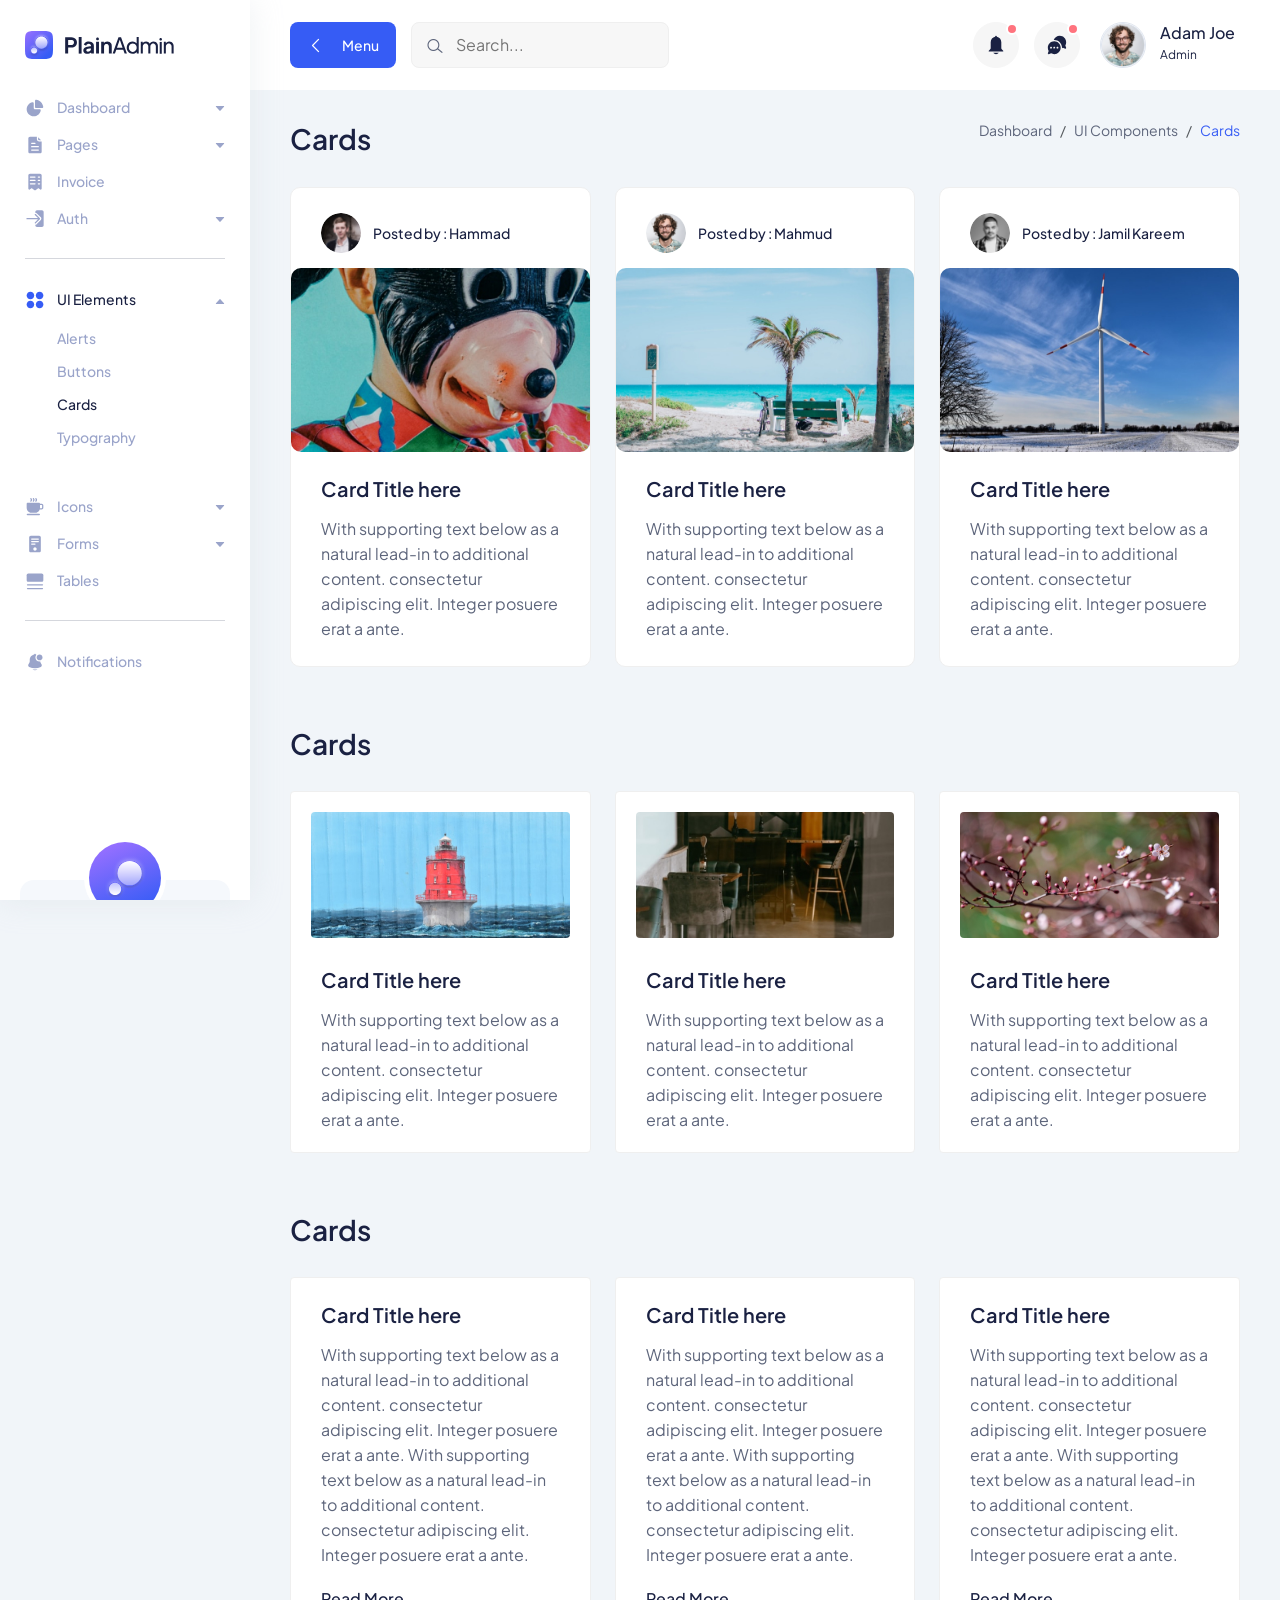
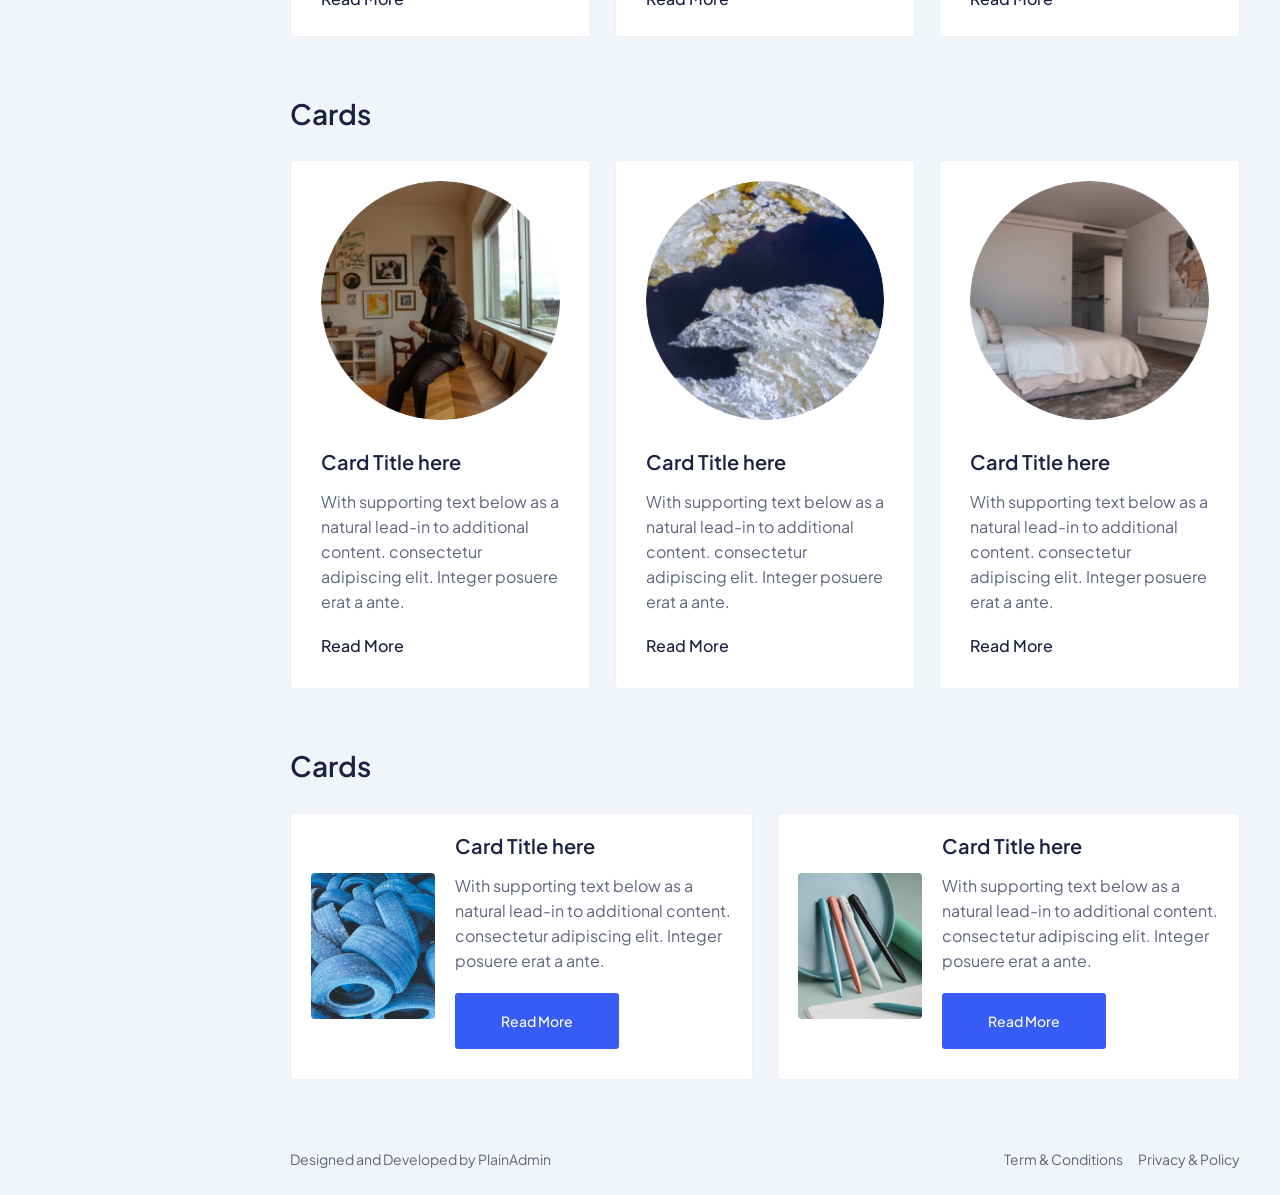
<file: dashboard/plain-free-bootstrap-admin-template-main/cards.html>
<!DOCTYPE html>
<html lang="en">
  <head>
    <meta charset="UTF-8" />
    <meta http-equiv="X-UA-Compatible" content="IE=edge" />
    <meta name="viewport" content="width=device-width, initial-scale=1.0" />
    <link rel="shortcut icon" href="assets/images/favicon.svg" type="image/x-icon" />
    <title>Cards | PlainAdmin Demo</title>

    <!-- ========== All CSS files linkup ========= -->
    <link rel="stylesheet" href="assets/css/bootstrap.min.css" />
    <link rel="stylesheet" href="assets/css/lineicons.css" />
    <link rel="stylesheet" href="assets/css/materialdesignicons.min.css" />
    <link rel="stylesheet" href="assets/css/fullcalendar.css" />
    <link rel="stylesheet" href="assets/css/main.css" />
  </head>
  <body>
    <!-- ======== Preloader =========== -->
    <div id="preloader">
      <div class="spinner"></div>
    </div>
    <!-- ======== Preloader =========== -->

    <!-- ======== sidebar-nav start =========== -->
    <aside class="sidebar-nav-wrapper">
      <div class="navbar-logo">
        <a href="index.html">
          <img src="assets/images/logo/logo.svg" alt="logo" />
        </a>
      </div>
      <nav class="sidebar-nav">
        <ul>
          <li class="nav-item nav-item-has-children">
            <a
              href="#0"
              class="collapsed"
              data-bs-toggle="collapse"
              data-bs-target="#ddmenu_1"
              aria-controls="ddmenu_1"
              aria-expanded="false"
              aria-label="Toggle navigation"
            >
              <span class="icon">
                <svg width="20" height="20" viewBox="0 0 20 20" fill="none" xmlns="http://www.w3.org/2000/svg">
                  <path
                    d="M8.74999 18.3333C12.2376 18.3333 15.1364 15.8128 15.7244 12.4941C15.8448 11.8143 15.2737 11.25 14.5833 11.25H9.99999C9.30966 11.25 8.74999 10.6903 8.74999 10V5.41666C8.74999 4.7263 8.18563 4.15512 7.50586 4.27556C4.18711 4.86357 1.66666 7.76243 1.66666 11.25C1.66666 15.162 4.83797 18.3333 8.74999 18.3333Z" />
                  <path
                    d="M17.0833 10C17.7737 10 18.3432 9.43708 18.2408 8.75433C17.7005 5.14918 14.8508 2.29947 11.2457 1.75912C10.5629 1.6568 10 2.2263 10 2.91665V9.16666C10 9.62691 10.3731 10 10.8333 10H17.0833Z" />
                </svg>
              </span>
              <span class="text">Dashboard</span>
            </a>
            <ul id="ddmenu_1" class="collapse dropdown-nav">
              <li>
                <a href="index.html"> eCommerce </a>
              </li>
            </ul>
          </li>
          <li class="nav-item nav-item-has-children">
            <a
              href="#0"
              class="collapsed"
              data-bs-toggle="collapse"
              data-bs-target="#ddmenu_2"
              aria-controls="ddmenu_2"
              aria-expanded="false"
              aria-label="Toggle navigation"
            >
              <span class="icon">
                <svg width="20" height="20" viewBox="0 0 20 20" fill="none" xmlns="http://www.w3.org/2000/svg">
                  <path
                    d="M11.8097 1.66667C11.8315 1.66667 11.8533 1.6671 11.875 1.66796V4.16667C11.875 5.43232 12.901 6.45834 14.1667 6.45834H16.6654C16.6663 6.48007 16.6667 6.50186 16.6667 6.5237V16.6667C16.6667 17.5872 15.9205 18.3333 15 18.3333H5.00001C4.07954 18.3333 3.33334 17.5872 3.33334 16.6667V3.33334C3.33334 2.41286 4.07954 1.66667 5.00001 1.66667H11.8097ZM6.66668 7.70834C6.3215 7.70834 6.04168 7.98816 6.04168 8.33334C6.04168 8.67851 6.3215 8.95834 6.66668 8.95834H10C10.3452 8.95834 10.625 8.67851 10.625 8.33334C10.625 7.98816 10.3452 7.70834 10 7.70834H6.66668ZM6.04168 11.6667C6.04168 12.0118 6.3215 12.2917 6.66668 12.2917H13.3333C13.6785 12.2917 13.9583 12.0118 13.9583 11.6667C13.9583 11.3215 13.6785 11.0417 13.3333 11.0417H6.66668C6.3215 11.0417 6.04168 11.3215 6.04168 11.6667ZM6.66668 14.375C6.3215 14.375 6.04168 14.6548 6.04168 15C6.04168 15.3452 6.3215 15.625 6.66668 15.625H13.3333C13.6785 15.625 13.9583 15.3452 13.9583 15C13.9583 14.6548 13.6785 14.375 13.3333 14.375H6.66668Z" />
                  <path
                    d="M13.125 2.29167L16.0417 5.20834H14.1667C13.5913 5.20834 13.125 4.74197 13.125 4.16667V2.29167Z" />
                </svg>
              </span>
              <span class="text">Pages</span>
            </a>
            <ul id="ddmenu_2" class="collapse dropdown-nav">
              <li>
                <a href="settings.html"> Settings </a>
              </li>
              <li>
                <a href="blank-page.html"> Blank Page </a>
              </li>
            </ul>
          </li>
          <li class="nav-item">
            <a href="invoice.html">
              <span class="icon">
                <svg width="20" height="20" viewBox="0 0 20 20" fill="none" xmlns="http://www.w3.org/2000/svg">
                  <path
                    d="M3.33334 3.35442C3.33334 2.4223 4.07954 1.66666 5.00001 1.66666H15C15.9205 1.66666 16.6667 2.4223 16.6667 3.35442V16.8565C16.6667 17.5519 15.8827 17.9489 15.3333 17.5317L13.8333 16.3924C13.537 16.1673 13.1297 16.1673 12.8333 16.3924L10.5 18.1646C10.2037 18.3896 9.79634 18.3896 9.50001 18.1646L7.16668 16.3924C6.87038 16.1673 6.46298 16.1673 6.16668 16.3924L4.66668 17.5317C4.11731 17.9489 3.33334 17.5519 3.33334 16.8565V3.35442ZM4.79168 5.04218C4.79168 5.39173 5.0715 5.6751 5.41668 5.6751H10C10.3452 5.6751 10.625 5.39173 10.625 5.04218C10.625 4.69264 10.3452 4.40927 10 4.40927H5.41668C5.0715 4.40927 4.79168 4.69264 4.79168 5.04218ZM5.41668 7.7848C5.0715 7.7848 4.79168 8.06817 4.79168 8.41774C4.79168 8.76724 5.0715 9.05066 5.41668 9.05066H10C10.3452 9.05066 10.625 8.76724 10.625 8.41774C10.625 8.06817 10.3452 7.7848 10 7.7848H5.41668ZM4.79168 11.7932C4.79168 12.1428 5.0715 12.4262 5.41668 12.4262H10C10.3452 12.4262 10.625 12.1428 10.625 11.7932C10.625 11.4437 10.3452 11.1603 10 11.1603H5.41668C5.0715 11.1603 4.79168 11.4437 4.79168 11.7932ZM13.3333 4.40927C12.9882 4.40927 12.7083 4.69264 12.7083 5.04218C12.7083 5.39173 12.9882 5.6751 13.3333 5.6751H14.5833C14.9285 5.6751 15.2083 5.39173 15.2083 5.04218C15.2083 4.69264 14.9285 4.40927 14.5833 4.40927H13.3333ZM12.7083 8.41774C12.7083 8.76724 12.9882 9.05066 13.3333 9.05066H14.5833C14.9285 9.05066 15.2083 8.76724 15.2083 8.41774C15.2083 8.06817 14.9285 7.7848 14.5833 7.7848H13.3333C12.9882 7.7848 12.7083 8.06817 12.7083 8.41774ZM13.3333 11.1603C12.9882 11.1603 12.7083 11.4437 12.7083 11.7932C12.7083 12.1428 12.9882 12.4262 13.3333 12.4262H14.5833C14.9285 12.4262 15.2083 12.1428 15.2083 11.7932C15.2083 11.4437 14.9285 11.1603 14.5833 11.1603H13.3333Z" />
                </svg>
              </span>
              <span class="text">Invoice</span>
            </a>
          </li>
          <li class="nav-item nav-item-has-children">
            <a
              href="#0"
              class="collapsed"
              data-bs-toggle="collapse"
              data-bs-target="#ddmenu_3"
              aria-controls="ddmenu_3"
              aria-expanded="false"
              aria-label="Toggle navigation"
            >
              <span class="icon">
                <svg width="20" height="20" viewBox="0 0 20 20" fill="none" xmlns="http://www.w3.org/2000/svg">
                  <path
                    d="M14.9211 10.1294C15.1652 9.88534 15.1652 9.48967 14.9211 9.24559L10.7544 5.0789C10.5103 4.83482 10.1147 4.83482 9.87057 5.0789C9.62649 5.32297 9.62649 5.71871 9.87057 5.96278L12.9702 9.06251H1.97916C1.63398 9.06251 1.35416 9.34234 1.35416 9.68751C1.35416 10.0327 1.63398 10.3125 1.97916 10.3125H12.9702L9.87057 13.4123C9.62649 13.6563 9.62649 14.052 9.87057 14.2961C10.1147 14.5402 10.5103 14.5402 10.7544 14.2961L14.9211 10.1294Z" />
                  <path
                    d="M11.6383 15.18L15.805 11.0133C16.5373 10.2811 16.5373 9.09391 15.805 8.36166L11.6383 4.195C11.2722 3.82888 10.7923 3.64582 10.3125 3.64582V3.02082C10.3125 2.10035 11.0587 1.35416 11.9792 1.35416H16.9792C17.8997 1.35416 18.6458 2.10035 18.6458 3.02082V16.3542C18.6458 17.2747 17.8997 18.0208 16.9792 18.0208H11.9792C11.0587 18.0208 10.3125 17.2747 10.3125 16.3542V15.7292C10.7923 15.7292 11.2722 15.5461 11.6383 15.18Z" />
                </svg>
              </span>
              <span class="text">Auth</span>
            </a>
            <ul id="ddmenu_3" class="collapse dropdown-nav">
              <li>
                <a href="signin.html"> Sign In </a>
              </li>
              <li>
                <a href="signup.html"> Sign Up </a>
              </li>
            </ul>
          </li>
          <span class="divider"><hr /></span>
          <li class="nav-item nav-item-has-children">
            <a
              href="#0"
              class=""
              data-bs-toggle="collapse"
              data-bs-target="#ddmenu_4"
              aria-controls="ddmenu_4"
              aria-expanded="true"
              aria-label="Toggle navigation"
            >
              <span class="icon">
                <svg width="20" height="20" viewBox="0 0 20 20" fill="none" xmlns="http://www.w3.org/2000/svg">
                  <path
                    d="M1.66666 5.41669C1.66666 3.34562 3.34559 1.66669 5.41666 1.66669C7.48772 1.66669 9.16666 3.34562 9.16666 5.41669C9.16666 7.48775 7.48772 9.16669 5.41666 9.16669C3.34559 9.16669 1.66666 7.48775 1.66666 5.41669Z" />
                  <path
                    d="M1.66666 14.5834C1.66666 12.5123 3.34559 10.8334 5.41666 10.8334C7.48772 10.8334 9.16666 12.5123 9.16666 14.5834C9.16666 16.6545 7.48772 18.3334 5.41666 18.3334C3.34559 18.3334 1.66666 16.6545 1.66666 14.5834Z" />
                  <path
                    d="M10.8333 5.41669C10.8333 3.34562 12.5123 1.66669 14.5833 1.66669C16.6544 1.66669 18.3333 3.34562 18.3333 5.41669C18.3333 7.48775 16.6544 9.16669 14.5833 9.16669C12.5123 9.16669 10.8333 7.48775 10.8333 5.41669Z" />
                  <path
                    d="M10.8333 14.5834C10.8333 12.5123 12.5123 10.8334 14.5833 10.8334C16.6544 10.8334 18.3333 12.5123 18.3333 14.5834C18.3333 16.6545 16.6544 18.3334 14.5833 18.3334C12.5123 18.3334 10.8333 16.6545 10.8333 14.5834Z" />
                </svg>
              </span>
              <span class="text">UI Elements </span>
            </a>
            <ul id="ddmenu_4" class="collapsed show dropdown-nav">
              <li>
                <a href="alerts.html"> Alerts </a>
              </li>
              <li>
                <a href="buttons.html"> Buttons </a>
              </li>
              <li>
                <a href="cards.html" class="active"> Cards </a>
              </li>
              <li>
                <a href="typography.html"> Typography </a>
              </li>
            </ul>
          </li>
          <li class="nav-item nav-item-has-children">
            <a
              href="#0"
              class="collapsed"
              data-bs-toggle="collapse"
              data-bs-target="#ddmenu_55"
              aria-controls="ddmenu_55"
              aria-expanded="false"
              aria-label="Toggle navigation"
            >
              <span class="icon">
                <svg width="20" height="20" viewBox="0 0 20 20" fill="none" xmlns="http://www.w3.org/2000/svg">
                  <path
                    d="M5.48663 1.1466C5.77383 0.955131 6.16188 1.03274 6.35335 1.31994L6.87852 2.10769C7.20508 2.59755 7.20508 3.23571 6.87852 3.72556L6.35335 4.51331C6.16188 4.80052 5.77383 4.87813 5.48663 4.68666C5.19943 4.49519 5.12182 4.10715 5.31328 3.81994L5.83845 3.03219C5.88511 2.96221 5.88511 2.87105 5.83845 2.80106L5.31328 2.01331C5.12182 1.72611 5.19943 1.33806 5.48663 1.1466Z" />
                  <path
                    d="M2.49999 5.83331C2.03976 5.83331 1.66666 6.2064 1.66666 6.66665V10.8333C1.66666 13.5948 3.90523 15.8333 6.66666 15.8333H9.99999C12.1856 15.8333 14.0436 14.431 14.7235 12.4772C14.8134 12.4922 14.9058 12.5 15 12.5H16.6667C17.5872 12.5 18.3333 11.7538 18.3333 10.8333V8.33331C18.3333 7.41284 17.5872 6.66665 16.6667 6.66665H15C15 6.2064 14.6269 5.83331 14.1667 5.83331H2.49999ZM14.9829 11.2496C14.9942 11.1123 15 10.9735 15 10.8333V7.91665H16.6667C16.8967 7.91665 17.0833 8.10319 17.0833 8.33331V10.8333C17.0833 11.0634 16.8967 11.25 16.6667 11.25H15L14.9898 11.2498L14.9829 11.2496Z" />
                  <path
                    d="M8.85332 1.31994C8.6619 1.03274 8.27383 0.955131 7.98663 1.1466C7.69943 1.33806 7.62182 1.72611 7.81328 2.01331L8.33848 2.80106C8.38507 2.87105 8.38507 2.96221 8.33848 3.03219L7.81328 3.81994C7.62182 4.10715 7.69943 4.49519 7.98663 4.68666C8.27383 4.87813 8.6619 4.80052 8.85332 4.51331L9.37848 3.72556C9.70507 3.23571 9.70507 2.59755 9.37848 2.10769L8.85332 1.31994Z" />
                  <path
                    d="M10.4867 1.1466C10.7738 0.955131 11.1619 1.03274 11.3533 1.31994L11.8785 2.10769C12.2051 2.59755 12.2051 3.23571 11.8785 3.72556L11.3533 4.51331C11.1619 4.80052 10.7738 4.87813 10.4867 4.68666C10.1994 4.49519 10.1218 4.10715 10.3133 3.81994L10.8385 3.03219C10.8851 2.96221 10.8851 2.87105 10.8385 2.80106L10.3133 2.01331C10.1218 1.72611 10.1994 1.33806 10.4867 1.1466Z" />
                  <path
                    d="M2.49999 16.6667C2.03976 16.6667 1.66666 17.0398 1.66666 17.5C1.66666 17.9602 2.03976 18.3334 2.49999 18.3334H14.1667C14.6269 18.3334 15 17.9602 15 17.5C15 17.0398 14.6269 16.6667 14.1667 16.6667H2.49999Z" />
                </svg>
              </span>
              <span class="text">Icons</span>
            </a>
            <ul id="ddmenu_55" class="collapse dropdown-nav">
              <li>
                <a href="icons.html"> LineIcons </a>
              </li>
              <li>
                <a href="mdi-icons.html"> MDI Icons </a>
              </li>
            </ul>
          </li>
          <li class="nav-item nav-item-has-children">
            <a
              href="#0"
              class="collapsed"
              data-bs-toggle="collapse"
              data-bs-target="#ddmenu_5"
              aria-controls="ddmenu_5"
              aria-expanded="false"
              aria-label="Toggle navigation"
            >
              <span class="icon">
                <svg width="20" height="20" viewBox="0 0 20 20" fill="none" xmlns="http://www.w3.org/2000/svg">
                  <path
                    d="M4.16666 3.33335C4.16666 2.41288 4.91285 1.66669 5.83332 1.66669H14.1667C15.0872 1.66669 15.8333 2.41288 15.8333 3.33335V16.6667C15.8333 17.5872 15.0872 18.3334 14.1667 18.3334H5.83332C4.91285 18.3334 4.16666 17.5872 4.16666 16.6667V3.33335ZM6.04166 5.00002C6.04166 5.3452 6.32148 5.62502 6.66666 5.62502H13.3333C13.6785 5.62502 13.9583 5.3452 13.9583 5.00002C13.9583 4.65485 13.6785 4.37502 13.3333 4.37502H6.66666C6.32148 4.37502 6.04166 4.65485 6.04166 5.00002ZM6.66666 6.87502C6.32148 6.87502 6.04166 7.15485 6.04166 7.50002C6.04166 7.8452 6.32148 8.12502 6.66666 8.12502H13.3333C13.6785 8.12502 13.9583 7.8452 13.9583 7.50002C13.9583 7.15485 13.6785 6.87502 13.3333 6.87502H6.66666ZM6.04166 10C6.04166 10.3452 6.32148 10.625 6.66666 10.625H9.99999C10.3452 10.625 10.625 10.3452 10.625 10C10.625 9.65485 10.3452 9.37502 9.99999 9.37502H6.66666C6.32148 9.37502 6.04166 9.65485 6.04166 10ZM9.99999 16.6667C10.9205 16.6667 11.6667 15.9205 11.6667 15C11.6667 14.0795 10.9205 13.3334 9.99999 13.3334C9.07949 13.3334 8.33332 14.0795 8.33332 15C8.33332 15.9205 9.07949 16.6667 9.99999 16.6667Z" />
                </svg>
              </span>
              <span class="text"> Forms </span>
            </a>
            <ul id="ddmenu_5" class="collapse dropdown-nav">
              <li>
                <a href="form-elements.html"> Form Elements </a>
              </li>
            </ul>
          </li>
          <li class="nav-item">
            <a href="tables.html">
              <span class="icon">
                <svg width="20" height="20" viewBox="0 0 20 20" fill="none" xmlns="http://www.w3.org/2000/svg">
                  <path
                    d="M1.66666 4.16667C1.66666 3.24619 2.41285 2.5 3.33332 2.5H16.6667C17.5872 2.5 18.3333 3.24619 18.3333 4.16667V9.16667C18.3333 10.0872 17.5872 10.8333 16.6667 10.8333H3.33332C2.41285 10.8333 1.66666 10.0872 1.66666 9.16667V4.16667Z" />
                  <path
                    d="M1.875 13.75C1.875 13.4048 2.15483 13.125 2.5 13.125H17.5C17.8452 13.125 18.125 13.4048 18.125 13.75C18.125 14.0952 17.8452 14.375 17.5 14.375H2.5C2.15483 14.375 1.875 14.0952 1.875 13.75Z" />
                  <path
                    d="M2.5 16.875C2.15483 16.875 1.875 17.1548 1.875 17.5C1.875 17.8452 2.15483 18.125 2.5 18.125H17.5C17.8452 18.125 18.125 17.8452 18.125 17.5C18.125 17.1548 17.8452 16.875 17.5 16.875H2.5Z" />
                </svg>
              </span>
              <span class="text">Tables</span>
            </a>
          </li>
          <span class="divider"><hr /></span>

          <li class="nav-item">
            <a href="notification.html">
              <span class="icon">
                <svg width="20" height="20" viewBox="0 0 20 20" fill="none" xmlns="http://www.w3.org/2000/svg">
                  <path
                    d="M10.8333 2.50008C10.8333 2.03984 10.4602 1.66675 9.99999 1.66675C9.53975 1.66675 9.16666 2.03984 9.16666 2.50008C9.16666 2.96032 9.53975 3.33341 9.99999 3.33341C10.4602 3.33341 10.8333 2.96032 10.8333 2.50008Z" />
                  <path
                    d="M17.5 5.41673C17.5 7.02756 16.1942 8.33339 14.5833 8.33339C12.9725 8.33339 11.6667 7.02756 11.6667 5.41673C11.6667 3.80589 12.9725 2.50006 14.5833 2.50006C16.1942 2.50006 17.5 3.80589 17.5 5.41673Z" />
                  <path
                    d="M11.4272 2.69637C10.9734 2.56848 10.4947 2.50006 10 2.50006C7.10054 2.50006 4.75003 4.85057 4.75003 7.75006V9.20873C4.75003 9.72814 4.62082 10.2393 4.37404 10.6963L3.36705 12.5611C2.89938 13.4272 3.26806 14.5081 4.16749 14.9078C7.88074 16.5581 12.1193 16.5581 15.8326 14.9078C16.732 14.5081 17.1007 13.4272 16.633 12.5611L15.626 10.6963C15.43 10.3333 15.3081 9.93606 15.2663 9.52773C15.0441 9.56431 14.8159 9.58339 14.5833 9.58339C12.2822 9.58339 10.4167 7.71791 10.4167 5.41673C10.4167 4.37705 10.7975 3.42631 11.4272 2.69637Z" />
                  <path
                    d="M7.48901 17.1925C8.10004 17.8918 8.99841 18.3335 10 18.3335C11.0016 18.3335 11.9 17.8918 12.511 17.1925C10.8482 17.4634 9.15183 17.4634 7.48901 17.1925Z" />
                </svg>
              </span>
              <span class="text">Notifications</span>
            </a>
          </li>
        </ul>
      </nav>
      <div class="promo-box">
        <div class="promo-icon">
          <img class="mx-auto" src="./assets/images/logo/logo-icon-big.svg" alt="Logo">
        </div>
        <h3>Upgrade to PRO</h3>
        <p>Improve your development process and start doing more with PlainAdmin PRO!</p>
        <a href="https://plainadmin.com/pro" target="_blank" rel="nofollow" class="main-btn primary-btn btn-hover">
          Upgrade to PRO
        </a>
      </div>
    </aside>
    <div class="overlay"></div>
    <!-- ======== sidebar-nav end =========== -->

    <!-- ======== main-wrapper start =========== -->
    <main class="main-wrapper">
      <!-- ========== header start ========== -->
      <header class="header">
        <div class="container-fluid">
          <div class="row">
            <div class="col-lg-5 col-md-5 col-6">
              <div class="header-left d-flex align-items-center">
                <div class="menu-toggle-btn mr-15">
                  <button id="menu-toggle" class="main-btn primary-btn btn-hover">
                    <i class="lni lni-chevron-left me-2"></i> Menu
                  </button>
                </div>
                <div class="header-search d-none d-md-flex">
                  <form action="#">
                    <input type="text" placeholder="Search..." />
                    <button><i class="lni lni-search-alt"></i></button>
                  </form>
                </div>
              </div>
            </div>
            <div class="col-lg-7 col-md-7 col-6">
              <div class="header-right">
                <!-- notification start -->
                <div class="notification-box ml-15 d-none d-md-flex">
                  <button class="dropdown-toggle" type="button" id="notification" data-bs-toggle="dropdown"
                    aria-expanded="false">
                    <svg width="22" height="22" viewBox="0 0 22 22" fill="none" xmlns="http://www.w3.org/2000/svg">
                      <path
                        d="M11 20.1667C9.88317 20.1667 8.88718 19.63 8.23901 18.7917H13.761C13.113 19.63 12.1169 20.1667 11 20.1667Z"
                        fill="" />
                      <path
                        d="M10.1157 2.74999C10.1157 2.24374 10.5117 1.83333 11 1.83333C11.4883 1.83333 11.8842 2.24374 11.8842 2.74999V2.82604C14.3932 3.26245 16.3051 5.52474 16.3051 8.24999V14.287C16.3051 14.5301 16.3982 14.7633 16.564 14.9352L18.2029 16.6342C18.4814 16.9229 18.2842 17.4167 17.8903 17.4167H4.10961C3.71574 17.4167 3.5185 16.9229 3.797 16.6342L5.43589 14.9352C5.6017 14.7633 5.69485 14.5301 5.69485 14.287V8.24999C5.69485 5.52474 7.60672 3.26245 10.1157 2.82604V2.74999Z"
                        fill="" />
                    </svg>
                    <span></span>
                  </button>
                  <ul class="dropdown-menu dropdown-menu-end" aria-labelledby="notification">
                    <li>
                      <a href="#0">
                        <div class="image">
                          <img src="assets/images/lead/lead-6.png" alt="" />
                        </div>
                        <div class="content">
                          <h6>
                            John Doe
                            <span class="text-regular">
                              comment on a product.
                            </span>
                          </h6>
                          <p>
                            Lorem ipsum dolor sit amet, consect etur adipiscing
                            elit Vivamus tortor.
                          </p>
                          <span>10 mins ago</span>
                        </div>
                      </a>
                    </li>
                    <li>
                      <a href="#0">
                        <div class="image">
                          <img src="assets/images/lead/lead-1.png" alt="" />
                        </div>
                        <div class="content">
                          <h6>
                            Jonathon
                            <span class="text-regular">
                              like on a product.
                            </span>
                          </h6>
                          <p>
                            Lorem ipsum dolor sit amet, consect etur adipiscing
                            elit Vivamus tortor.
                          </p>
                          <span>10 mins ago</span>
                        </div>
                      </a>
                    </li>
                  </ul>
                </div>
                <!-- notification end -->
                <!-- message start -->
                <div class="header-message-box ml-15 d-none d-md-flex">
                  <button class="dropdown-toggle" type="button" id="message" data-bs-toggle="dropdown"
                    aria-expanded="false">
                    <svg width="22" height="22" viewBox="0 0 22 22" fill="none" xmlns="http://www.w3.org/2000/svg">
                      <path
                        d="M7.74866 5.97421C7.91444 5.96367 8.08162 5.95833 8.25005 5.95833C12.5532 5.95833 16.0417 9.4468 16.0417 13.75C16.0417 13.9184 16.0364 14.0856 16.0259 14.2514C16.3246 14.138 16.6127 14.003 16.8883 13.8482L19.2306 14.629C19.7858 14.8141 20.3141 14.2858 20.129 13.7306L19.3482 11.3882C19.8694 10.4604 20.1667 9.38996 20.1667 8.25C20.1667 4.70617 17.2939 1.83333 13.75 1.83333C11.0077 1.83333 8.66702 3.55376 7.74866 5.97421Z"
                        fill="" />
                      <path
                        d="M14.6667 13.75C14.6667 17.2938 11.7939 20.1667 8.25004 20.1667C7.11011 20.1667 6.03962 19.8694 5.11182 19.3482L2.76946 20.129C2.21421 20.3141 1.68597 19.7858 1.87105 19.2306L2.65184 16.8882C2.13062 15.9604 1.83338 14.89 1.83338 13.75C1.83338 10.2062 4.70622 7.33333 8.25004 7.33333C11.7939 7.33333 14.6667 10.2062 14.6667 13.75ZM5.95838 13.75C5.95838 13.2437 5.54797 12.8333 5.04171 12.8333C4.53545 12.8333 4.12504 13.2437 4.12504 13.75C4.12504 14.2563 4.53545 14.6667 5.04171 14.6667C5.54797 14.6667 5.95838 14.2563 5.95838 13.75ZM9.16671 13.75C9.16671 13.2437 8.7563 12.8333 8.25004 12.8333C7.74379 12.8333 7.33338 13.2437 7.33338 13.75C7.33338 14.2563 7.74379 14.6667 8.25004 14.6667C8.7563 14.6667 9.16671 14.2563 9.16671 13.75ZM11.4584 14.6667C11.9647 14.6667 12.375 14.2563 12.375 13.75C12.375 13.2437 11.9647 12.8333 11.4584 12.8333C10.9521 12.8333 10.5417 13.2437 10.5417 13.75C10.5417 14.2563 10.9521 14.6667 11.4584 14.6667Z"
                        fill="" />
                    </svg>
                    <span></span>
                  </button>
                  <ul class="dropdown-menu dropdown-menu-end" aria-labelledby="message">
                    <li>
                      <a href="#0">
                        <div class="image">
                          <img src="assets/images/lead/lead-5.png" alt="" />
                        </div>
                        <div class="content">
                          <h6>Jacob Jones</h6>
                          <p>Hey!I can across your profile and ...</p>
                          <span>10 mins ago</span>
                        </div>
                      </a>
                    </li>
                    <li>
                      <a href="#0">
                        <div class="image">
                          <img src="assets/images/lead/lead-3.png" alt="" />
                        </div>
                        <div class="content">
                          <h6>John Doe</h6>
                          <p>Would you mind please checking out</p>
                          <span>12 mins ago</span>
                        </div>
                      </a>
                    </li>
                    <li>
                      <a href="#0">
                        <div class="image">
                          <img src="assets/images/lead/lead-2.png" alt="" />
                        </div>
                        <div class="content">
                          <h6>Anee Lee</h6>
                          <p>Hey! are you available for freelance?</p>
                          <span>1h ago</span>
                        </div>
                      </a>
                    </li>
                  </ul>
                </div>
                <!-- message end -->
                <!-- profile start -->
                <div class="profile-box ml-15">
                  <button class="dropdown-toggle bg-transparent border-0" type="button" id="profile"
                    data-bs-toggle="dropdown" aria-expanded="false">
                    <div class="profile-info">
                      <div class="info">
                        <div class="image">
                          <img src="assets/images/profile/profile-image.png" alt="" />
                        </div>
                        <div>
                          <h6 class="fw-500">Adam Joe</h6>
                          <p>Admin</p>
                        </div>
                      </div>
                    </div>
                  </button>
                  <ul class="dropdown-menu dropdown-menu-end" aria-labelledby="profile">
                    <li>
                      <div class="author-info flex items-center !p-1">
                        <div class="image">
                          <img src="assets/images/profile/profile-image.png" alt="image">
                        </div>
                        <div class="content">
                          <h4 class="text-sm">Adam Joe</h4>
                          <a class="text-black/40 dark:text-white/40 hover:text-black dark:hover:text-white text-xs"
                            href="#">Email@gmail.com</a>
                        </div>
                      </div>
                    </li>
                    <li class="divider"></li>
                    <li>
                      <a href="#0">
                        <i class="lni lni-user"></i> View Profile
                      </a>
                    </li>
                    <li>
                      <a href="#0">
                        <i class="lni lni-alarm"></i> Notifications
                      </a>
                    </li>
                    <li>
                      <a href="#0"> <i class="lni lni-inbox"></i> Messages </a>
                    </li>
                    <li>
                      <a href="#0"> <i class="lni lni-cog"></i> Settings </a>
                    </li>
                    <li class="divider"></li>
                    <li>
                      <a href="#0"> <i class="lni lni-exit"></i> Sign Out </a>
                    </li>
                  </ul>
                </div>
                <!-- profile end -->
              </div>
            </div>
          </div>
        </div>
      </header>
      <!-- ========== header end ========== -->

      <!-- ========== card components start ========== -->
      <section class="card-components">
        <div class="container-fluid">
          <!-- ========== title-wrapper start ========== -->
          <div class="title-wrapper pt-30">
            <div class="row align-items-center">
              <div class="col-md-6">
                <div class="title">
                  <h2>Cards</h2>
                </div>
              </div>
              <!-- end col -->
              <div class="col-md-6">
                <div class="breadcrumb-wrapper">
                  <nav aria-label="breadcrumb">
                    <ol class="breadcrumb">
                      <li class="breadcrumb-item">
                        <a href="#0">Dashboard</a>
                      </li>
                      <li class="breadcrumb-item">
                        <a href="#0">UI Components</a>
                      </li>
                      <li class="breadcrumb-item active" aria-current="page">
                        Cards
                      </li>
                    </ol>
                  </nav>
                </div>
              </div>
              <!-- end col -->
            </div>
            <!-- end row -->
          </div>
          <!-- ========== title-wrapper end ========== -->

          <!-- ========== cards-styles start ========== -->
          <div class="cards-styles">
            <!-- ========= card-style-1 start ========= -->
            <div class="row">
              <div class="col-xl-4 col-lg-4 col-md-6 col-sm-6">
                <div class="card-style-1 mb-30">
                  <div class="card-meta">
                    <div class="image">
                      <img src="assets/images/cards/card-style-1/admin-1.png" alt="" />
                    </div>
                    <div class="text">
                      <p class="text-sm text-medium">
                        Posted by : <a href="#0">Hammad</a>
                      </p>
                    </div>
                  </div>
                  <div class="card-image">
                    <a href="#0">
                      <img src="assets/images/cards/card-style-1/card-1.jpg" alt="" />
                    </a>
                  </div>
                  <div class="card-content">
                    <h4><a href="#0"> Card Title here </a></h4>
                    <p>
                      With supporting text below as a natural lead-in to
                      additional content. consectetur adipiscing elit. Integer
                      posuere erat a ante.
                    </p>
                  </div>
                </div>
                <!-- end card-->
              </div>
              <!-- end col -->
              <div class="col-xl-4 col-lg-4 col-md-6 col-sm-6">
                <div class="card-style-1 mb-30">
                  <div class="card-meta">
                    <div class="image">
                      <img src="assets/images/cards/card-style-1/admin-2.png" alt="" />
                    </div>
                    <div class="text">
                      <p class="text-sm text-medium">
                        Posted by : <a href="#0">Mahmud</a>
                      </p>
                    </div>
                  </div>
                  <div class="card-image">
                    <a href="#0">
                      <img src="assets/images/cards/card-style-1/card-2.jpg" alt="" />
                    </a>
                  </div>
                  <div class="card-content">
                    <h4><a href="#0"> Card Title here </a></h4>
                    <p>
                      With supporting text below as a natural lead-in to
                      additional content. consectetur adipiscing elit. Integer
                      posuere erat a ante.
                    </p>
                  </div>
                </div>
                <!-- end card-->
              </div>
              <!-- end col -->
              <div class="col-xl-4 col-lg-4 col-md-6 col-sm-6">
                <div class="card-style-1 mb-30">
                  <div class="card-meta">
                    <div class="image">
                      <img src="assets/images/cards/card-style-1/admin-3.png" alt="" />
                    </div>
                    <div class="text">
                      <p class="text-sm text-medium">
                        Posted by : <a href="#0">Jamil Kareem</a>
                      </p>
                    </div>
                  </div>
                  <div class="card-image">
                    <a href="#0">
                      <img src="assets/images/cards/card-style-1/card-3.jpg" alt="" />
                    </a>
                  </div>
                  <div class="card-content">
                    <h4><a href="#0"> Card Title here </a></h4>
                    <p>
                      With supporting text below as a natural lead-in to
                      additional content. consectetur adipiscing elit. Integer
                      posuere erat a ante.
                    </p>
                  </div>
                </div>
                <!-- end card-->
              </div>
              <!-- end col -->
            </div>
            <!-- end row -->
            <!-- ========= card-style-1 end ========= -->

            <!-- ========= card-style-2 start ========= -->
            <div class="row">
              <div class="col-12">
                <div class="title mt-30 mb-30">
                  <h2>Cards</h2>
                </div>
              </div>
              <!-- end col -->
              <div class="col-xl-4 col-lg-4 col-md-6 col-sm-6">
                <div class="card-style-2 mb-30">
                  <div class="card-image">
                    <a href="#0">
                      <img src="assets/images/cards/card-style-2/card-1.jpg" alt="" />
                    </a>
                  </div>
                  <div class="card-content">
                    <h4><a href="#0">Card Title here </a></h4>
                    <p>
                      With supporting text below as a natural lead-in to
                      additional content. consectetur adipiscing elit. Integer
                      posuere erat a ante.
                    </p>
                  </div>
                </div>
              </div>
              <!-- end col -->
              <div class="col-xl-4 col-lg-4 col-md-6 col-sm-6">
                <div class="card-style-2 mb-30">
                  <div class="card-image">
                    <a href="#0">
                      <img src="assets/images/cards/card-style-2/card-2.jpg" alt="" />
                    </a>
                  </div>
                  <div class="card-content">
                    <h4><a href="#0">Card Title here </a></h4>
                    <p>
                      With supporting text below as a natural lead-in to
                      additional content. consectetur adipiscing elit. Integer
                      posuere erat a ante.
                    </p>
                  </div>
                </div>
              </div>
              <!-- end col -->
              <div class="col-xl-4 col-lg-4 col-md-6 col-sm-6">
                <div class="card-style-2 mb-30">
                  <div class="card-image">
                    <a href="#0">
                      <img src="assets/images/cards/card-style-2/card-3.jpg" alt="" />
                    </a>
                  </div>
                  <div class="card-content">
                    <h4><a href="#0">Card Title here </a></h4>
                    <p>
                      With supporting text below as a natural lead-in to
                      additional content. consectetur adipiscing elit. Integer
                      posuere erat a ante.
                    </p>
                  </div>
                </div>
              </div>
              <!-- end col -->
            </div>
            <!-- end row -->
            <!-- ========= card-style-2 end ========= -->

            <!-- ========= card-style-3 start ========= -->
            <div class="row">
              <div class="col-12">
                <div class="title mt-30 mb-30">
                  <h2>Cards</h2>
                </div>
              </div>
              <!-- end col -->
              <div class="col-xl-4 col-lg-4 col-md-6 col-sm-6">
                <div class="card-style-3 mb-30">
                  <div class="card-content">
                    <h4><a href="#0">Card Title here </a></h4>
                    <p>
                      With supporting text below as a natural lead-in to
                      additional content. consectetur adipiscing elit. Integer
                      posuere erat a ante. With supporting text below as a
                      natural lead-in to additional content. consectetur
                      adipiscing elit. Integer posuere erat a ante.
                    </p>
                    <a href="#0" class="read-more">Read More</a>
                  </div>
                </div>
              </div>
              <!-- end col -->
              <div class="col-xl-4 col-lg-4 col-md-6 col-sm-6">
                <div class="card-style-3 mb-30">
                  <div class="card-content">
                    <h4><a href="#0">Card Title here </a></h4>
                    <p>
                      With supporting text below as a natural lead-in to
                      additional content. consectetur adipiscing elit. Integer
                      posuere erat a ante. With supporting text below as a
                      natural lead-in to additional content. consectetur
                      adipiscing elit. Integer posuere erat a ante.
                    </p>
                    <a href="#0" class="read-more">Read More</a>
                  </div>
                </div>
              </div>
              <!-- end col -->
              <div class="col-xl-4 col-lg-4 col-md-6 col-sm-6">
                <div class="card-style-3 mb-30">
                  <div class="card-content">
                    <h4><a href="#0">Card Title here </a></h4>
                    <p>
                      With supporting text below as a natural lead-in to
                      additional content. consectetur adipiscing elit. Integer
                      posuere erat a ante. With supporting text below as a
                      natural lead-in to additional content. consectetur
                      adipiscing elit. Integer posuere erat a ante.
                    </p>
                    <a href="#0" class="read-more">Read More</a>
                  </div>
                </div>
              </div>
              <!-- end col -->
            </div>
            <!-- end row -->
            <!-- ========= card-style-3 end ========= -->

            <!-- ========= card-style-4 start ========= -->
            <div class="row">
              <div class="col-12">
                <div class="title mt-30 mb-30">
                  <h2>Cards</h2>
                </div>
              </div>
              <!-- end col -->
              <div class="col-xl-4 col-lg-4 col-md-6">
                <div class="card-style-4 mb-30">
                  <div class="card-image">
                    <a href="#0">
                      <img src="assets/images/cards/card-style-4/card-1.png" alt="" />
                    </a>
                  </div>
                  <div class="card-content">
                    <h4><a href="#0">Card Title here </a></h4>
                    <p>
                      With supporting text below as a natural lead-in to
                      additional content. consectetur adipiscing elit. Integer
                      posuere erat a ante.
                    </p>
                    <a href="#0" class="read-more">Read More</a>
                  </div>
                </div>
              </div>
              <!-- end col -->
              <div class="col-xl-4 col-lg-4 col-md-6">
                <div class="card-style-4 mb-30">
                  <div class="card-image">
                    <a href="#0">
                      <img src="assets/images/cards/card-style-4/card-2.png" alt="" />
                    </a>
                  </div>
                  <div class="card-content">
                    <h4><a href="#0">Card Title here </a></h4>
                    <p>
                      With supporting text below as a natural lead-in to
                      additional content. consectetur adipiscing elit. Integer
                      posuere erat a ante.
                    </p>
                    <a href="#0" class="read-more">Read More</a>
                  </div>
                </div>
              </div>
              <!-- end col -->
              <div class="col-xl-4 col-lg-4 col-md-6">
                <div class="card-style-4 mb-30">
                  <div class="card-image">
                    <a href="#0">
                      <img src="assets/images/cards/card-style-4/card-3.png" alt="" />
                    </a>
                  </div>
                  <div class="card-content">
                    <h4><a href="#0">Card Title here </a></h4>
                    <p>
                      With supporting text below as a natural lead-in to
                      additional content. consectetur adipiscing elit. Integer
                      posuere erat a ante.
                    </p>
                    <a href="#0" class="read-more">Read More</a>
                  </div>
                </div>
              </div>
              <!-- end col -->
            </div>
            <!-- end row -->
            <!-- ========= card-style-4 end ========= -->

            <!-- ========= card-style-5 start ========= -->
            <div class="row">
              <div class="col-12">
                <div class="title mt-30 mb-30">
                  <h2>Cards</h2>
                </div>
              </div>
              <!-- end col -->
              <div class="col-xl-6 col-lg-6">
                <div class="card-style-5 mb-30">
                  <div class="card-image">
                    <a href="#0">
                      <img src="assets/images/cards/card-style-5/card-1.jpg" alt="" />
                    </a>
                  </div>
                  <div class="card-content">
                    <h4><a href="#0">Card Title here </a></h4>
                    <p>
                      With supporting text below as a natural lead-in to
                      additional content. consectetur adipiscing elit. Integer
                      posuere erat a ante.
                    </p>
                    <a href="#0" class="main-btn primary-btn btn-hover">Read More</a>
                  </div>
                </div>
                <!-- end card -->
              </div>
              <!-- end col -->
              <div class="col-xl-6 col-lg-6">
                <div class="card-style-5 mb-30">
                  <div class="card-image">
                    <a href="#0">
                      <img src="assets/images/cards/card-style-5/card-2.jpg" alt="" />
                    </a>
                  </div>
                  <div class="card-content">
                    <h4><a href="#0">Card Title here </a></h4>
                    <p>
                      With supporting text below as a natural lead-in to
                      additional content. consectetur adipiscing elit. Integer
                      posuere erat a ante.
                    </p>
                    <a href="#0" class="main-btn primary-btn btn-hover">Read More</a>
                  </div>
                </div>
                <!-- end card -->
              </div>
              <!-- end col -->
            </div>
            <!-- end row -->
            <!-- ========= card-style-5 end ========= -->
          </div>
          <!-- ========== cards-styles end ========== -->
        </div>
        <!-- end container -->
      </section>
      <!-- ========== card components end ========== -->

      <!-- ========== footer start =========== -->
      <footer class="footer">
        <div class="container-fluid">
          <div class="row">
            <div class="col-md-6 order-last order-md-first">
              <div class="copyright text-center text-md-start">
                <p class="text-sm">
                  Designed and Developed by
                  <a href="https://plainadmin.com" rel="nofollow" target="_blank">
                    PlainAdmin
                  </a>
                </p>
              </div>
            </div>
            <!-- end col-->
            <div class="col-md-6">
              <div class="terms d-flex justify-content-center justify-content-md-end">
                <a href="#0" class="text-sm">Term & Conditions</a>
                <a href="#0" class="text-sm ml-15">Privacy & Policy</a>
              </div>
            </div>
          </div>
          <!-- end row -->
        </div>
        <!-- end container -->
      </footer>
      <!-- ========== footer end =========== -->
    </main>
    <!-- ======== main-wrapper end =========== -->

    <!-- ========= All Javascript files linkup ======== -->
    <script src="assets/js/bootstrap.bundle.min.js"></script>
    <script src="assets/js/Chart.min.js"></script>
    <script src="assets/js/dynamic-pie-chart.js"></script>
    <script src="assets/js/moment.min.js"></script>
    <script src="assets/js/fullcalendar.js"></script>
    <script src="assets/js/jvectormap.min.js"></script>
    <script src="assets/js/world-merc.js"></script>
    <script src="assets/js/polyfill.js"></script>
    <script src="assets/js/main.js"></script>
  </body>
</html>
</file>
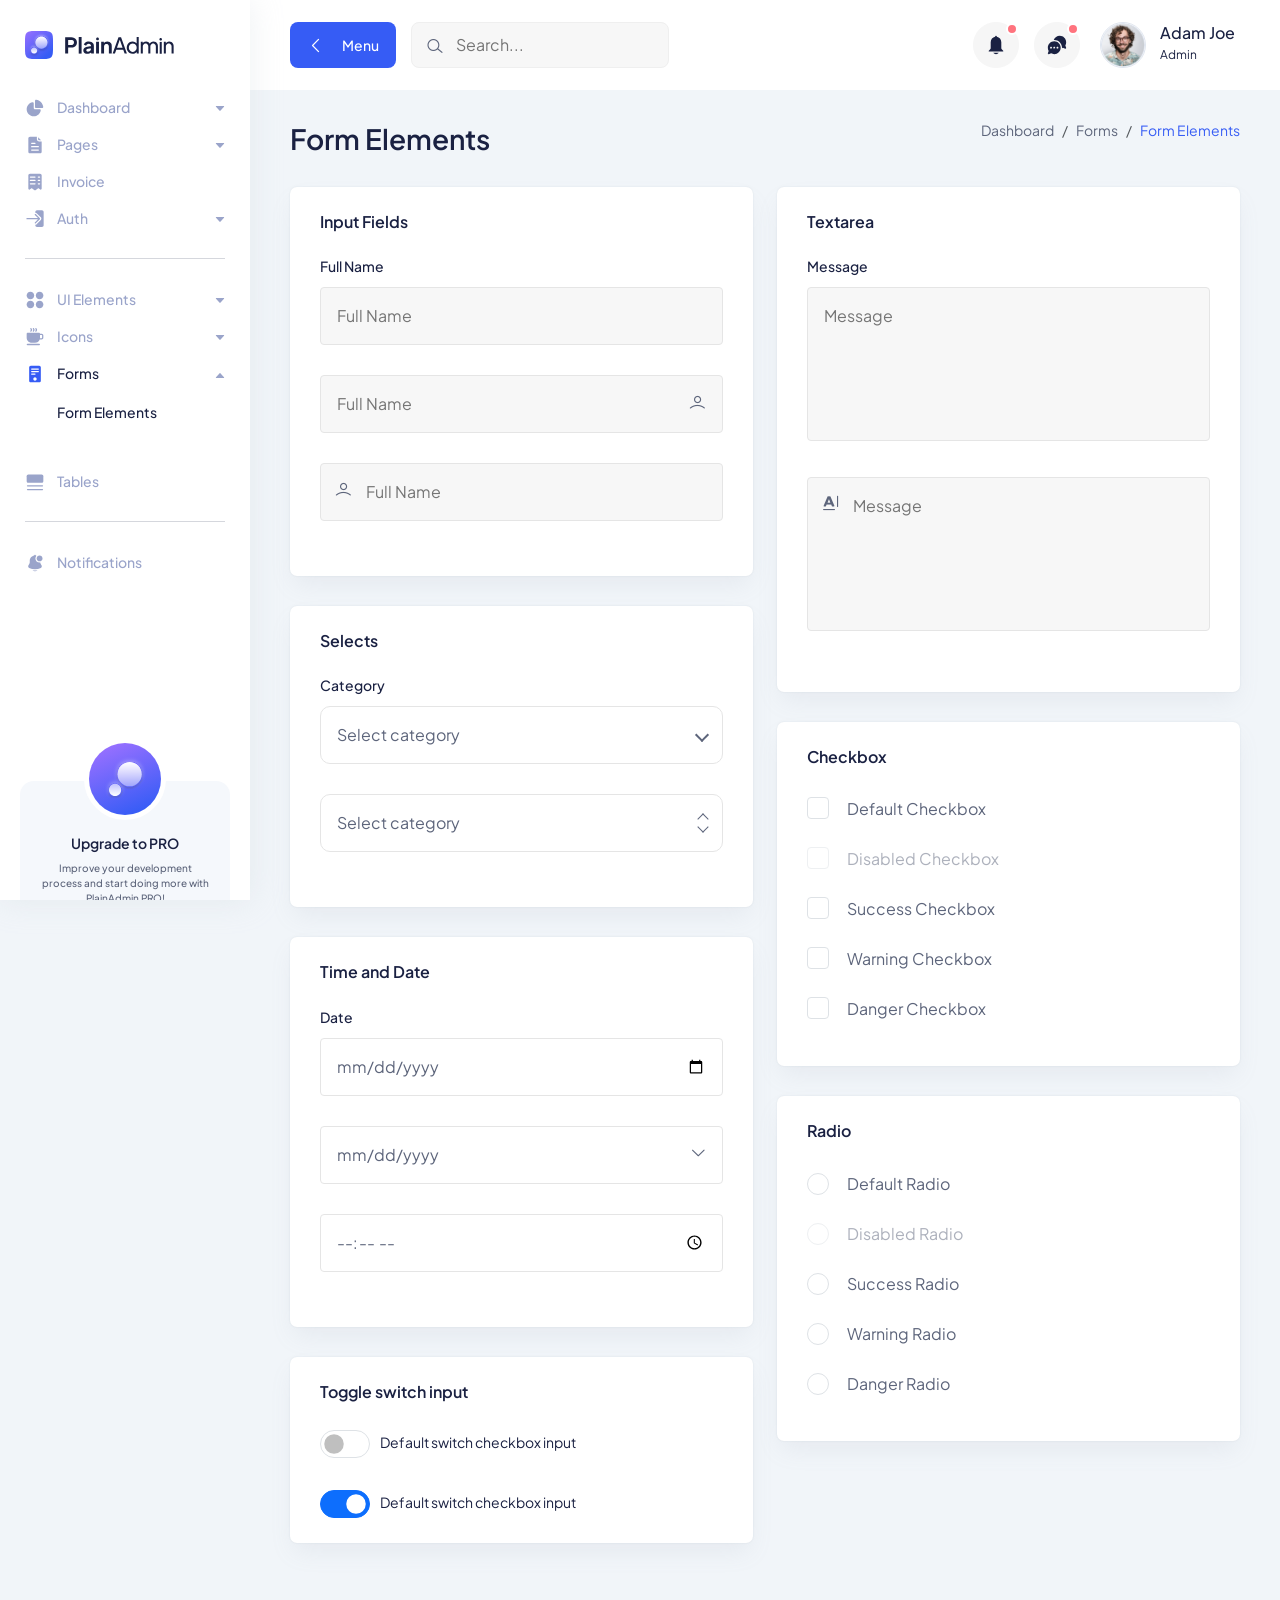
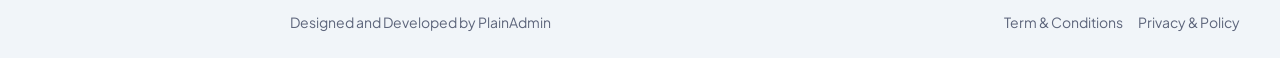
<file: dashboard/plain-free-bootstrap-admin-template-main/form-elements.html>
<!DOCTYPE html>
<html lang="en">
  <head>
    <meta charset="UTF-8" />
    <meta http-equiv="X-UA-Compatible" content="IE=edge" />
    <meta name="viewport" content="width=device-width, initial-scale=1.0" />
    <link rel="shortcut icon" href="assets/images/favicon.svg" type="image/x-icon" />
    <title>Form Elements | PlainAdmin Demo</title>

    <!-- ========== All CSS files linkup ========= -->
    <link rel="stylesheet" href="assets/css/bootstrap.min.css" />
    <link rel="stylesheet" href="assets/css/lineicons.css" />
    <link rel="stylesheet" href="assets/css/materialdesignicons.min.css" />
    <link rel="stylesheet" href="assets/css/fullcalendar.css" />
    <link rel="stylesheet" href="assets/css/main.css" />
  </head>
  <body>
    <!-- ======== Preloader =========== -->
    <div id="preloader">
      <div class="spinner"></div>
    </div>
    <!-- ======== Preloader =========== -->

    <!-- ======== sidebar-nav start =========== -->
    <aside class="sidebar-nav-wrapper">
      <div class="navbar-logo">
        <a href="index.html">
          <img src="assets/images/logo/logo.svg" alt="logo" />
        </a>
      </div>
      <nav class="sidebar-nav">
        <ul>
          <li class="nav-item nav-item-has-children">
            <a
              href="#0"
              class="collapsed"
              data-bs-toggle="collapse"
              data-bs-target="#ddmenu_1"
              aria-controls="ddmenu_1"
              aria-expanded="false"
              aria-label="Toggle navigation"
            >
              <span class="icon">
                <svg width="20" height="20" viewBox="0 0 20 20" fill="none" xmlns="http://www.w3.org/2000/svg">
                  <path
                    d="M8.74999 18.3333C12.2376 18.3333 15.1364 15.8128 15.7244 12.4941C15.8448 11.8143 15.2737 11.25 14.5833 11.25H9.99999C9.30966 11.25 8.74999 10.6903 8.74999 10V5.41666C8.74999 4.7263 8.18563 4.15512 7.50586 4.27556C4.18711 4.86357 1.66666 7.76243 1.66666 11.25C1.66666 15.162 4.83797 18.3333 8.74999 18.3333Z" />
                  <path
                    d="M17.0833 10C17.7737 10 18.3432 9.43708 18.2408 8.75433C17.7005 5.14918 14.8508 2.29947 11.2457 1.75912C10.5629 1.6568 10 2.2263 10 2.91665V9.16666C10 9.62691 10.3731 10 10.8333 10H17.0833Z" />
                </svg>
              </span>
              <span class="text">Dashboard</span>
            </a>
            <ul id="ddmenu_1" class="collapse dropdown-nav">
              <li>
                <a href="index.html"> eCommerce </a>
              </li>
            </ul>
          </li>
          <li class="nav-item nav-item-has-children">
            <a
              href="#0"
              class="collapsed"
              data-bs-toggle="collapse"
              data-bs-target="#ddmenu_2"
              aria-controls="ddmenu_2"
              aria-expanded="false"
              aria-label="Toggle navigation"
            >
              <span class="icon">
                <svg width="20" height="20" viewBox="0 0 20 20" fill="none" xmlns="http://www.w3.org/2000/svg">
                  <path
                    d="M11.8097 1.66667C11.8315 1.66667 11.8533 1.6671 11.875 1.66796V4.16667C11.875 5.43232 12.901 6.45834 14.1667 6.45834H16.6654C16.6663 6.48007 16.6667 6.50186 16.6667 6.5237V16.6667C16.6667 17.5872 15.9205 18.3333 15 18.3333H5.00001C4.07954 18.3333 3.33334 17.5872 3.33334 16.6667V3.33334C3.33334 2.41286 4.07954 1.66667 5.00001 1.66667H11.8097ZM6.66668 7.70834C6.3215 7.70834 6.04168 7.98816 6.04168 8.33334C6.04168 8.67851 6.3215 8.95834 6.66668 8.95834H10C10.3452 8.95834 10.625 8.67851 10.625 8.33334C10.625 7.98816 10.3452 7.70834 10 7.70834H6.66668ZM6.04168 11.6667C6.04168 12.0118 6.3215 12.2917 6.66668 12.2917H13.3333C13.6785 12.2917 13.9583 12.0118 13.9583 11.6667C13.9583 11.3215 13.6785 11.0417 13.3333 11.0417H6.66668C6.3215 11.0417 6.04168 11.3215 6.04168 11.6667ZM6.66668 14.375C6.3215 14.375 6.04168 14.6548 6.04168 15C6.04168 15.3452 6.3215 15.625 6.66668 15.625H13.3333C13.6785 15.625 13.9583 15.3452 13.9583 15C13.9583 14.6548 13.6785 14.375 13.3333 14.375H6.66668Z" />
                  <path
                    d="M13.125 2.29167L16.0417 5.20834H14.1667C13.5913 5.20834 13.125 4.74197 13.125 4.16667V2.29167Z" />
                </svg>
              </span>
              <span class="text">Pages</span>
            </a>
            <ul id="ddmenu_2" class="collapse dropdown-nav">
              <li>
                <a href="settings.html"> Settings </a>
              </li>
              <li>
                <a href="blank-page.html"> Blank Page </a>
              </li>
            </ul>
          </li>
          <li class="nav-item">
            <a href="invoice.html">
              <span class="icon">
                <svg width="20" height="20" viewBox="0 0 20 20" fill="none" xmlns="http://www.w3.org/2000/svg">
                  <path
                    d="M3.33334 3.35442C3.33334 2.4223 4.07954 1.66666 5.00001 1.66666H15C15.9205 1.66666 16.6667 2.4223 16.6667 3.35442V16.8565C16.6667 17.5519 15.8827 17.9489 15.3333 17.5317L13.8333 16.3924C13.537 16.1673 13.1297 16.1673 12.8333 16.3924L10.5 18.1646C10.2037 18.3896 9.79634 18.3896 9.50001 18.1646L7.16668 16.3924C6.87038 16.1673 6.46298 16.1673 6.16668 16.3924L4.66668 17.5317C4.11731 17.9489 3.33334 17.5519 3.33334 16.8565V3.35442ZM4.79168 5.04218C4.79168 5.39173 5.0715 5.6751 5.41668 5.6751H10C10.3452 5.6751 10.625 5.39173 10.625 5.04218C10.625 4.69264 10.3452 4.40927 10 4.40927H5.41668C5.0715 4.40927 4.79168 4.69264 4.79168 5.04218ZM5.41668 7.7848C5.0715 7.7848 4.79168 8.06817 4.79168 8.41774C4.79168 8.76724 5.0715 9.05066 5.41668 9.05066H10C10.3452 9.05066 10.625 8.76724 10.625 8.41774C10.625 8.06817 10.3452 7.7848 10 7.7848H5.41668ZM4.79168 11.7932C4.79168 12.1428 5.0715 12.4262 5.41668 12.4262H10C10.3452 12.4262 10.625 12.1428 10.625 11.7932C10.625 11.4437 10.3452 11.1603 10 11.1603H5.41668C5.0715 11.1603 4.79168 11.4437 4.79168 11.7932ZM13.3333 4.40927C12.9882 4.40927 12.7083 4.69264 12.7083 5.04218C12.7083 5.39173 12.9882 5.6751 13.3333 5.6751H14.5833C14.9285 5.6751 15.2083 5.39173 15.2083 5.04218C15.2083 4.69264 14.9285 4.40927 14.5833 4.40927H13.3333ZM12.7083 8.41774C12.7083 8.76724 12.9882 9.05066 13.3333 9.05066H14.5833C14.9285 9.05066 15.2083 8.76724 15.2083 8.41774C15.2083 8.06817 14.9285 7.7848 14.5833 7.7848H13.3333C12.9882 7.7848 12.7083 8.06817 12.7083 8.41774ZM13.3333 11.1603C12.9882 11.1603 12.7083 11.4437 12.7083 11.7932C12.7083 12.1428 12.9882 12.4262 13.3333 12.4262H14.5833C14.9285 12.4262 15.2083 12.1428 15.2083 11.7932C15.2083 11.4437 14.9285 11.1603 14.5833 11.1603H13.3333Z" />
                </svg>
              </span>
              <span class="text">Invoice</span>
            </a>
          </li>
          <li class="nav-item nav-item-has-children">
            <a
              href="#0"
              class="collapsed"
              data-bs-toggle="collapse"
              data-bs-target="#ddmenu_3"
              aria-controls="ddmenu_3"
              aria-expanded="false"
              aria-label="Toggle navigation"
            >
              <span class="icon">
                <svg width="20" height="20" viewBox="0 0 20 20" fill="none" xmlns="http://www.w3.org/2000/svg">
                  <path
                    d="M14.9211 10.1294C15.1652 9.88534 15.1652 9.48967 14.9211 9.24559L10.7544 5.0789C10.5103 4.83482 10.1147 4.83482 9.87057 5.0789C9.62649 5.32297 9.62649 5.71871 9.87057 5.96278L12.9702 9.06251H1.97916C1.63398 9.06251 1.35416 9.34234 1.35416 9.68751C1.35416 10.0327 1.63398 10.3125 1.97916 10.3125H12.9702L9.87057 13.4123C9.62649 13.6563 9.62649 14.052 9.87057 14.2961C10.1147 14.5402 10.5103 14.5402 10.7544 14.2961L14.9211 10.1294Z" />
                  <path
                    d="M11.6383 15.18L15.805 11.0133C16.5373 10.2811 16.5373 9.09391 15.805 8.36166L11.6383 4.195C11.2722 3.82888 10.7923 3.64582 10.3125 3.64582V3.02082C10.3125 2.10035 11.0587 1.35416 11.9792 1.35416H16.9792C17.8997 1.35416 18.6458 2.10035 18.6458 3.02082V16.3542C18.6458 17.2747 17.8997 18.0208 16.9792 18.0208H11.9792C11.0587 18.0208 10.3125 17.2747 10.3125 16.3542V15.7292C10.7923 15.7292 11.2722 15.5461 11.6383 15.18Z" />
                </svg>
              </span>
              <span class="text">Auth</span>
            </a>
            <ul id="ddmenu_3" class="collapse dropdown-nav">
              <li>
                <a href="signin.html"> Sign In </a>
              </li>
              <li>
                <a href="signup.html"> Sign Up </a>
              </li>
            </ul>
          </li>
          <span class="divider"><hr /></span>
          <li class="nav-item nav-item-has-children">
            <a
              href="#0"
              class="collapsed"
              data-bs-toggle="collapse"
              data-bs-target="#ddmenu_4"
              aria-controls="ddmenu_4"
              aria-expanded="false"
              aria-label="Toggle navigation"
            >
              <span class="icon">
                <svg width="20" height="20" viewBox="0 0 20 20" fill="none" xmlns="http://www.w3.org/2000/svg">
                  <path
                    d="M1.66666 5.41669C1.66666 3.34562 3.34559 1.66669 5.41666 1.66669C7.48772 1.66669 9.16666 3.34562 9.16666 5.41669C9.16666 7.48775 7.48772 9.16669 5.41666 9.16669C3.34559 9.16669 1.66666 7.48775 1.66666 5.41669Z" />
                  <path
                    d="M1.66666 14.5834C1.66666 12.5123 3.34559 10.8334 5.41666 10.8334C7.48772 10.8334 9.16666 12.5123 9.16666 14.5834C9.16666 16.6545 7.48772 18.3334 5.41666 18.3334C3.34559 18.3334 1.66666 16.6545 1.66666 14.5834Z" />
                  <path
                    d="M10.8333 5.41669C10.8333 3.34562 12.5123 1.66669 14.5833 1.66669C16.6544 1.66669 18.3333 3.34562 18.3333 5.41669C18.3333 7.48775 16.6544 9.16669 14.5833 9.16669C12.5123 9.16669 10.8333 7.48775 10.8333 5.41669Z" />
                  <path
                    d="M10.8333 14.5834C10.8333 12.5123 12.5123 10.8334 14.5833 10.8334C16.6544 10.8334 18.3333 12.5123 18.3333 14.5834C18.3333 16.6545 16.6544 18.3334 14.5833 18.3334C12.5123 18.3334 10.8333 16.6545 10.8333 14.5834Z" />
                </svg>
              </span>
              <span class="text">UI Elements </span>
            </a>
            <ul id="ddmenu_4" class="collapse dropdown-nav">
              <li>
                <a href="alerts.html"> Alerts </a>
              </li>
              <li>
                <a href="buttons.html"> Buttons </a>
              </li>
              <li>
                <a href="cards.html"> Cards </a>
              </li>
              <li>
                <a href="modals.html">
                  <span class="text">
                    Modals <span class="pro-badge">Pro</span>
                  </span>
                </a>
              </li>
              <li>
                <a href="typography.html"> Typography </a>
              </li>
            </ul>
          </li>
          <li class="nav-item nav-item-has-children">
            <a
              href="#0"
              class="collapsed"
              data-bs-toggle="collapse"
              data-bs-target="#ddmenu_55"
              aria-controls="ddmenu_55"
              aria-expanded="false"
              aria-label="Toggle navigation"
            >
              <span class="icon">
                <svg width="20" height="20" viewBox="0 0 20 20" fill="none" xmlns="http://www.w3.org/2000/svg">
                  <path
                    d="M5.48663 1.1466C5.77383 0.955131 6.16188 1.03274 6.35335 1.31994L6.87852 2.10769C7.20508 2.59755 7.20508 3.23571 6.87852 3.72556L6.35335 4.51331C6.16188 4.80052 5.77383 4.87813 5.48663 4.68666C5.19943 4.49519 5.12182 4.10715 5.31328 3.81994L5.83845 3.03219C5.88511 2.96221 5.88511 2.87105 5.83845 2.80106L5.31328 2.01331C5.12182 1.72611 5.19943 1.33806 5.48663 1.1466Z" />
                  <path
                    d="M2.49999 5.83331C2.03976 5.83331 1.66666 6.2064 1.66666 6.66665V10.8333C1.66666 13.5948 3.90523 15.8333 6.66666 15.8333H9.99999C12.1856 15.8333 14.0436 14.431 14.7235 12.4772C14.8134 12.4922 14.9058 12.5 15 12.5H16.6667C17.5872 12.5 18.3333 11.7538 18.3333 10.8333V8.33331C18.3333 7.41284 17.5872 6.66665 16.6667 6.66665H15C15 6.2064 14.6269 5.83331 14.1667 5.83331H2.49999ZM14.9829 11.2496C14.9942 11.1123 15 10.9735 15 10.8333V7.91665H16.6667C16.8967 7.91665 17.0833 8.10319 17.0833 8.33331V10.8333C17.0833 11.0634 16.8967 11.25 16.6667 11.25H15L14.9898 11.2498L14.9829 11.2496Z" />
                  <path
                    d="M8.85332 1.31994C8.6619 1.03274 8.27383 0.955131 7.98663 1.1466C7.69943 1.33806 7.62182 1.72611 7.81328 2.01331L8.33848 2.80106C8.38507 2.87105 8.38507 2.96221 8.33848 3.03219L7.81328 3.81994C7.62182 4.10715 7.69943 4.49519 7.98663 4.68666C8.27383 4.87813 8.6619 4.80052 8.85332 4.51331L9.37848 3.72556C9.70507 3.23571 9.70507 2.59755 9.37848 2.10769L8.85332 1.31994Z" />
                  <path
                    d="M10.4867 1.1466C10.7738 0.955131 11.1619 1.03274 11.3533 1.31994L11.8785 2.10769C12.2051 2.59755 12.2051 3.23571 11.8785 3.72556L11.3533 4.51331C11.1619 4.80052 10.7738 4.87813 10.4867 4.68666C10.1994 4.49519 10.1218 4.10715 10.3133 3.81994L10.8385 3.03219C10.8851 2.96221 10.8851 2.87105 10.8385 2.80106L10.3133 2.01331C10.1218 1.72611 10.1994 1.33806 10.4867 1.1466Z" />
                  <path
                    d="M2.49999 16.6667C2.03976 16.6667 1.66666 17.0398 1.66666 17.5C1.66666 17.9602 2.03976 18.3334 2.49999 18.3334H14.1667C14.6269 18.3334 15 17.9602 15 17.5C15 17.0398 14.6269 16.6667 14.1667 16.6667H2.49999Z" />
                </svg>
              </span>
              <span class="text">Icons</span>
            </a>
            <ul id="ddmenu_55" class="collapse dropdown-nav">
              <li>
                <a href="icons.html"> LineIcons </a>
              </li>
              <li>
                <a href="mdi-icons.html"> MDI Icons </a>
              </li>
            </ul>
          </li>
          <li class="nav-item nav-item-has-children">
            <a
              href="#0"
              class=""
              data-bs-toggle="collapse"
              data-bs-target="#ddmenu_5"
              aria-controls="ddmenu_5"
              aria-expanded="true"
              aria-label="Toggle navigation"
            >
              <span class="icon">
                <svg width="20" height="20" viewBox="0 0 20 20" fill="none" xmlns="http://www.w3.org/2000/svg">
                  <path
                    d="M4.16666 3.33335C4.16666 2.41288 4.91285 1.66669 5.83332 1.66669H14.1667C15.0872 1.66669 15.8333 2.41288 15.8333 3.33335V16.6667C15.8333 17.5872 15.0872 18.3334 14.1667 18.3334H5.83332C4.91285 18.3334 4.16666 17.5872 4.16666 16.6667V3.33335ZM6.04166 5.00002C6.04166 5.3452 6.32148 5.62502 6.66666 5.62502H13.3333C13.6785 5.62502 13.9583 5.3452 13.9583 5.00002C13.9583 4.65485 13.6785 4.37502 13.3333 4.37502H6.66666C6.32148 4.37502 6.04166 4.65485 6.04166 5.00002ZM6.66666 6.87502C6.32148 6.87502 6.04166 7.15485 6.04166 7.50002C6.04166 7.8452 6.32148 8.12502 6.66666 8.12502H13.3333C13.6785 8.12502 13.9583 7.8452 13.9583 7.50002C13.9583 7.15485 13.6785 6.87502 13.3333 6.87502H6.66666ZM6.04166 10C6.04166 10.3452 6.32148 10.625 6.66666 10.625H9.99999C10.3452 10.625 10.625 10.3452 10.625 10C10.625 9.65485 10.3452 9.37502 9.99999 9.37502H6.66666C6.32148 9.37502 6.04166 9.65485 6.04166 10ZM9.99999 16.6667C10.9205 16.6667 11.6667 15.9205 11.6667 15C11.6667 14.0795 10.9205 13.3334 9.99999 13.3334C9.07949 13.3334 8.33332 14.0795 8.33332 15C8.33332 15.9205 9.07949 16.6667 9.99999 16.6667Z" />
                </svg>
              </span>
              <span class="text"> Forms </span>
            </a>
            <ul id="ddmenu_5" class="collapsed show dropdown-nav">
              <li>
                <a href="form-elements.html" class="active"> Form Elements </a>
              </li>
            </ul>
          </li>
          <li class="nav-item">
            <a href="tables.html">
              <span class="icon">
                <svg width="20" height="20" viewBox="0 0 20 20" fill="none" xmlns="http://www.w3.org/2000/svg">
                  <path
                    d="M1.66666 4.16667C1.66666 3.24619 2.41285 2.5 3.33332 2.5H16.6667C17.5872 2.5 18.3333 3.24619 18.3333 4.16667V9.16667C18.3333 10.0872 17.5872 10.8333 16.6667 10.8333H3.33332C2.41285 10.8333 1.66666 10.0872 1.66666 9.16667V4.16667Z" />
                  <path
                    d="M1.875 13.75C1.875 13.4048 2.15483 13.125 2.5 13.125H17.5C17.8452 13.125 18.125 13.4048 18.125 13.75C18.125 14.0952 17.8452 14.375 17.5 14.375H2.5C2.15483 14.375 1.875 14.0952 1.875 13.75Z" />
                  <path
                    d="M2.5 16.875C2.15483 16.875 1.875 17.1548 1.875 17.5C1.875 17.8452 2.15483 18.125 2.5 18.125H17.5C17.8452 18.125 18.125 17.8452 18.125 17.5C18.125 17.1548 17.8452 16.875 17.5 16.875H2.5Z" />
                </svg>
              </span>
              <span class="text">Tables</span>
            </a>
          </li>
          <span class="divider"><hr /></span>

          <li class="nav-item">
            <a href="notification.html">
              <span class="icon">
                <svg width="20" height="20" viewBox="0 0 20 20" fill="none" xmlns="http://www.w3.org/2000/svg">
                  <path
                    d="M10.8333 2.50008C10.8333 2.03984 10.4602 1.66675 9.99999 1.66675C9.53975 1.66675 9.16666 2.03984 9.16666 2.50008C9.16666 2.96032 9.53975 3.33341 9.99999 3.33341C10.4602 3.33341 10.8333 2.96032 10.8333 2.50008Z" />
                  <path
                    d="M17.5 5.41673C17.5 7.02756 16.1942 8.33339 14.5833 8.33339C12.9725 8.33339 11.6667 7.02756 11.6667 5.41673C11.6667 3.80589 12.9725 2.50006 14.5833 2.50006C16.1942 2.50006 17.5 3.80589 17.5 5.41673Z" />
                  <path
                    d="M11.4272 2.69637C10.9734 2.56848 10.4947 2.50006 10 2.50006C7.10054 2.50006 4.75003 4.85057 4.75003 7.75006V9.20873C4.75003 9.72814 4.62082 10.2393 4.37404 10.6963L3.36705 12.5611C2.89938 13.4272 3.26806 14.5081 4.16749 14.9078C7.88074 16.5581 12.1193 16.5581 15.8326 14.9078C16.732 14.5081 17.1007 13.4272 16.633 12.5611L15.626 10.6963C15.43 10.3333 15.3081 9.93606 15.2663 9.52773C15.0441 9.56431 14.8159 9.58339 14.5833 9.58339C12.2822 9.58339 10.4167 7.71791 10.4167 5.41673C10.4167 4.37705 10.7975 3.42631 11.4272 2.69637Z" />
                  <path
                    d="M7.48901 17.1925C8.10004 17.8918 8.99841 18.3335 10 18.3335C11.0016 18.3335 11.9 17.8918 12.511 17.1925C10.8482 17.4634 9.15183 17.4634 7.48901 17.1925Z" />
                </svg>
              </span>
              <span class="text">Notifications</span>
            </a>
          </li>
        </ul>
      </nav>
      <div class="promo-box">
        <div class="promo-icon">
          <img class="mx-auto" src="./assets/images/logo/logo-icon-big.svg" alt="Logo">
        </div>
        <h3>Upgrade to PRO</h3>
        <p>Improve your development process and start doing more with PlainAdmin PRO!</p>
        <a href="https://plainadmin.com/pro" target="_blank" rel="nofollow" class="main-btn primary-btn btn-hover">
          Upgrade to PRO
        </a>
      </div>
    </aside>
    <div class="overlay"></div>
    <!-- ======== sidebar-nav end =========== -->

    <!-- ======== main-wrapper start =========== -->
    <main class="main-wrapper">
      <!-- ========== header start ========== -->
      <header class="header">
        <div class="container-fluid">
          <div class="row">
            <div class="col-lg-5 col-md-5 col-6">
              <div class="header-left d-flex align-items-center">
                <div class="menu-toggle-btn mr-15">
                  <button id="menu-toggle" class="main-btn primary-btn btn-hover">
                    <i class="lni lni-chevron-left me-2"></i> Menu
                  </button>
                </div>
                <div class="header-search d-none d-md-flex">
                  <form action="#">
                    <input type="text" placeholder="Search..." />
                    <button><i class="lni lni-search-alt"></i></button>
                  </form>
                </div>
              </div>
            </div>
            <div class="col-lg-7 col-md-7 col-6">
              <div class="header-right">
                <!-- notification start -->
                <div class="notification-box ml-15 d-none d-md-flex">
                  <button class="dropdown-toggle" type="button" id="notification" data-bs-toggle="dropdown"
                    aria-expanded="false">
                    <svg width="22" height="22" viewBox="0 0 22 22" fill="none" xmlns="http://www.w3.org/2000/svg">
                      <path
                        d="M11 20.1667C9.88317 20.1667 8.88718 19.63 8.23901 18.7917H13.761C13.113 19.63 12.1169 20.1667 11 20.1667Z"
                        fill="" />
                      <path
                        d="M10.1157 2.74999C10.1157 2.24374 10.5117 1.83333 11 1.83333C11.4883 1.83333 11.8842 2.24374 11.8842 2.74999V2.82604C14.3932 3.26245 16.3051 5.52474 16.3051 8.24999V14.287C16.3051 14.5301 16.3982 14.7633 16.564 14.9352L18.2029 16.6342C18.4814 16.9229 18.2842 17.4167 17.8903 17.4167H4.10961C3.71574 17.4167 3.5185 16.9229 3.797 16.6342L5.43589 14.9352C5.6017 14.7633 5.69485 14.5301 5.69485 14.287V8.24999C5.69485 5.52474 7.60672 3.26245 10.1157 2.82604V2.74999Z"
                        fill="" />
                    </svg>
                    <span></span>
                  </button>
                  <ul class="dropdown-menu dropdown-menu-end" aria-labelledby="notification">
                    <li>
                      <a href="#0">
                        <div class="image">
                          <img src="assets/images/lead/lead-6.png" alt="" />
                        </div>
                        <div class="content">
                          <h6>
                            John Doe
                            <span class="text-regular">
                              comment on a product.
                            </span>
                          </h6>
                          <p>
                            Lorem ipsum dolor sit amet, consect etur adipiscing
                            elit Vivamus tortor.
                          </p>
                          <span>10 mins ago</span>
                        </div>
                      </a>
                    </li>
                    <li>
                      <a href="#0">
                        <div class="image">
                          <img src="assets/images/lead/lead-1.png" alt="" />
                        </div>
                        <div class="content">
                          <h6>
                            Jonathon
                            <span class="text-regular">
                              like on a product.
                            </span>
                          </h6>
                          <p>
                            Lorem ipsum dolor sit amet, consect etur adipiscing
                            elit Vivamus tortor.
                          </p>
                          <span>10 mins ago</span>
                        </div>
                      </a>
                    </li>
                  </ul>
                </div>
                <!-- notification end -->
                <!-- message start -->
                <div class="header-message-box ml-15 d-none d-md-flex">
                  <button class="dropdown-toggle" type="button" id="message" data-bs-toggle="dropdown"
                    aria-expanded="false">
                    <svg width="22" height="22" viewBox="0 0 22 22" fill="none" xmlns="http://www.w3.org/2000/svg">
                      <path
                        d="M7.74866 5.97421C7.91444 5.96367 8.08162 5.95833 8.25005 5.95833C12.5532 5.95833 16.0417 9.4468 16.0417 13.75C16.0417 13.9184 16.0364 14.0856 16.0259 14.2514C16.3246 14.138 16.6127 14.003 16.8883 13.8482L19.2306 14.629C19.7858 14.8141 20.3141 14.2858 20.129 13.7306L19.3482 11.3882C19.8694 10.4604 20.1667 9.38996 20.1667 8.25C20.1667 4.70617 17.2939 1.83333 13.75 1.83333C11.0077 1.83333 8.66702 3.55376 7.74866 5.97421Z"
                        fill="" />
                      <path
                        d="M14.6667 13.75C14.6667 17.2938 11.7939 20.1667 8.25004 20.1667C7.11011 20.1667 6.03962 19.8694 5.11182 19.3482L2.76946 20.129C2.21421 20.3141 1.68597 19.7858 1.87105 19.2306L2.65184 16.8882C2.13062 15.9604 1.83338 14.89 1.83338 13.75C1.83338 10.2062 4.70622 7.33333 8.25004 7.33333C11.7939 7.33333 14.6667 10.2062 14.6667 13.75ZM5.95838 13.75C5.95838 13.2437 5.54797 12.8333 5.04171 12.8333C4.53545 12.8333 4.12504 13.2437 4.12504 13.75C4.12504 14.2563 4.53545 14.6667 5.04171 14.6667C5.54797 14.6667 5.95838 14.2563 5.95838 13.75ZM9.16671 13.75C9.16671 13.2437 8.7563 12.8333 8.25004 12.8333C7.74379 12.8333 7.33338 13.2437 7.33338 13.75C7.33338 14.2563 7.74379 14.6667 8.25004 14.6667C8.7563 14.6667 9.16671 14.2563 9.16671 13.75ZM11.4584 14.6667C11.9647 14.6667 12.375 14.2563 12.375 13.75C12.375 13.2437 11.9647 12.8333 11.4584 12.8333C10.9521 12.8333 10.5417 13.2437 10.5417 13.75C10.5417 14.2563 10.9521 14.6667 11.4584 14.6667Z"
                        fill="" />
                    </svg>
                    <span></span>
                  </button>
                  <ul class="dropdown-menu dropdown-menu-end" aria-labelledby="message">
                    <li>
                      <a href="#0">
                        <div class="image">
                          <img src="assets/images/lead/lead-5.png" alt="" />
                        </div>
                        <div class="content">
                          <h6>Jacob Jones</h6>
                          <p>Hey!I can across your profile and ...</p>
                          <span>10 mins ago</span>
                        </div>
                      </a>
                    </li>
                    <li>
                      <a href="#0">
                        <div class="image">
                          <img src="assets/images/lead/lead-3.png" alt="" />
                        </div>
                        <div class="content">
                          <h6>John Doe</h6>
                          <p>Would you mind please checking out</p>
                          <span>12 mins ago</span>
                        </div>
                      </a>
                    </li>
                    <li>
                      <a href="#0">
                        <div class="image">
                          <img src="assets/images/lead/lead-2.png" alt="" />
                        </div>
                        <div class="content">
                          <h6>Anee Lee</h6>
                          <p>Hey! are you available for freelance?</p>
                          <span>1h ago</span>
                        </div>
                      </a>
                    </li>
                  </ul>
                </div>
                <!-- message end -->
                <!-- profile start -->
                <div class="profile-box ml-15">
                  <button class="dropdown-toggle bg-transparent border-0" type="button" id="profile"
                    data-bs-toggle="dropdown" aria-expanded="false">
                    <div class="profile-info">
                      <div class="info">
                        <div class="image">
                          <img src="assets/images/profile/profile-image.png" alt="" />
                        </div>
                        <div>
                          <h6 class="fw-500">Adam Joe</h6>
                          <p>Admin</p>
                        </div>
                      </div>
                    </div>
                  </button>
                  <ul class="dropdown-menu dropdown-menu-end" aria-labelledby="profile">
                    <li>
                      <div class="author-info flex items-center !p-1">
                        <div class="image">
                          <img src="assets/images/profile/profile-image.png" alt="image">
                        </div>
                        <div class="content">
                          <h4 class="text-sm">Adam Joe</h4>
                          <a class="text-black/40 dark:text-white/40 hover:text-black dark:hover:text-white text-xs"
                            href="#">Email@gmail.com</a>
                        </div>
                      </div>
                    </li>
                    <li class="divider"></li>
                    <li>
                      <a href="#0">
                        <i class="lni lni-user"></i> View Profile
                      </a>
                    </li>
                    <li>
                      <a href="#0">
                        <i class="lni lni-alarm"></i> Notifications
                      </a>
                    </li>
                    <li>
                      <a href="#0"> <i class="lni lni-inbox"></i> Messages </a>
                    </li>
                    <li>
                      <a href="#0"> <i class="lni lni-cog"></i> Settings </a>
                    </li>
                    <li class="divider"></li>
                    <li>
                      <a href="#0"> <i class="lni lni-exit"></i> Sign Out </a>
                    </li>
                  </ul>
                </div>
                <!-- profile end -->
              </div>
            </div>
          </div>
        </div>
      </header>
      <!-- ========== header end ========== -->

      <!-- ========== tab components start ========== -->
      <section class="tab-components">
        <div class="container-fluid">
          <!-- ========== title-wrapper start ========== -->
          <div class="title-wrapper pt-30">
            <div class="row align-items-center">
              <div class="col-md-6">
                <div class="title">
                  <h2>Form Elements</h2>
                </div>
              </div>
              <!-- end col -->
              <div class="col-md-6">
                <div class="breadcrumb-wrapper">
                  <nav aria-label="breadcrumb">
                    <ol class="breadcrumb">
                      <li class="breadcrumb-item">
                        <a href="#0">Dashboard</a>
                      </li>
                      <li class="breadcrumb-item"><a href="#0">Forms</a></li>
                      <li class="breadcrumb-item active" aria-current="page">
                        Form Elements
                      </li>
                    </ol>
                  </nav>
                </div>
              </div>
              <!-- end col -->
            </div>
            <!-- end row -->
          </div>
          <!-- ========== title-wrapper end ========== -->

          <!-- ========== form-elements-wrapper start ========== -->
          <div class="form-elements-wrapper">
            <div class="row">
              <div class="col-lg-6">
                <!-- input style start -->
                <div class="card-style mb-30">
                  <h6 class="mb-25">Input Fields</h6>
                  <div class="input-style-1">
                    <label>Full Name</label>
                    <input type="text" placeholder="Full Name" />
                  </div>
                  <!-- end input -->
                  <div class="input-style-2">
                    <input type="text" placeholder="Full Name" />
                    <span class="icon"> <i class="lni lni-user"></i> </span>
                  </div>
                  <!-- end input -->
                  <div class="input-style-3">
                    <input type="text" placeholder="Full Name" />
                    <span class="icon"><i class="lni lni-user"></i></span>
                  </div>
                  <!-- end input -->
                </div>
                <!-- end card -->
                <!-- ======= input style end ======= -->

                <!-- ======= select style start ======= -->
                <div class="card-style mb-30">
                  <h6 class="mb-25">Selects</h6>
                  <div class="select-style-1">
                    <label>Category</label>
                    <div class="select-position">
                      <select>
                        <option value="">Select category</option>
                        <option value="">Category one</option>
                        <option value="">Category two</option>
                        <option value="">Category three</option>
                      </select>
                    </div>
                  </div>
                  <!-- end select -->
                  <div class="select-style-2">
                    <div class="select-position">
                      <select>
                        <option value="">Select category</option>
                        <option value="">Category one</option>
                        <option value="">Category two</option>
                        <option value="">Category three</option>
                      </select>
                    </div>
                  </div>
                  <!-- end select -->
                </div>
                <!-- end card -->
                <!-- ======= select style end ======= -->

                <!-- ======= select style start ======= -->
                <div class="card-style mb-30">
                  <h6 class="mb-25">Time and Date</h6>
                  <div class="input-style-1">
                    <label>Date</label>
                    <input type="date" />
                  </div>
                  <!-- end input -->
                  <div class="input-style-2">
                    <input type="date" />
                    <span class="icon"><i class="lni lni-chevron-down"></i></span>
                  </div>
                  <!-- end input -->
                  <div class="input-style-2">
                    <input type="time" />
                  </div>
                  <!-- end input -->
                </div>
                <!-- end card -->
                <!-- ======= input style end ======= -->

                <!-- ======= input switch style start ======= -->
                <div class="card-style mb-30">
                  <h6 class="mb-25">Toggle switch input</h6>
                  <div class="form-check form-switch toggle-switch mb-30">
                    <input class="form-check-input" type="checkbox" id="toggleSwitch1" />
                    <label class="form-check-label" for="toggleSwitch1">Default switch checkbox input</label>
                  </div>
                  <div class="form-check form-switch toggle-switch">
                    <input class="form-check-input" type="checkbox" id="toggleSwitch2" checked />
                    <label class="form-check-label" for="toggleSwitch2">Default switch checkbox input</label>
                  </div>
                </div>
                <!-- ======= input switch style end ======= -->
              </div>
              <!-- end col -->
              <div class="col-lg-6">
                <!-- ======= textarea style start ======= -->
                <div class="card-style mb-30">
                  <h6 class="mb-25">Textarea</h6>
                  <div class="input-style-1">
                    <label>Message</label>
                    <textarea placeholder="Message" rows="5"></textarea>
                  </div>
                  <!-- end textarea -->
                  <div class="input-style-3">
                    <textarea placeholder="Message" rows="5"></textarea>
                    <span class="icon"><i class="lni lni-text-format"></i></span>
                  </div>
                  <!-- end textarea -->
                </div>
                <!-- ======= textarea style end ======= -->

                <!-- ======= checkbox style start ======= -->
                <div class="card-style mb-30">
                  <h6 class="mb-25">Checkbox</h6>
                  <div class="form-check checkbox-style mb-20">
                    <input class="form-check-input" type="checkbox" value="" id="checkbox-1" />
                    <label class="form-check-label" for="checkbox-1">
                      Default Checkbox</label>
                  </div>
                  <!-- end checkbox -->
                  <div class="form-check checkbox-style mb-20">
                    <input class="form-check-input" type="checkbox" value="" id="checkbox-2" disabled />
                    <label class="form-check-label" for="checkbox-2">
                      Disabled Checkbox</label>
                  </div>
                  <!-- end checkbox -->
                  <div class="form-check checkbox-style checkbox-success mb-20">
                    <input class="form-check-input" type="checkbox" value="" id="checkbox-3" />
                    <label class="form-check-label" for="checkbox-3">
                      Success Checkbox</label>
                  </div>
                  <!-- end checkbox -->
                  <div class="form-check checkbox-style checkbox-warning mb-20">
                    <input class="form-check-input" type="checkbox" value="" id="checkbox-4" />
                    <label class="form-check-label" for="checkbox-4">
                      Warning Checkbox</label>
                  </div>
                  <!-- end checkbox -->
                  <div class="form-check checkbox-style checkbox-danger mb-20">
                    <input class="form-check-input" type="checkbox" value="" id="checkbox-5" />
                    <label class="form-check-label" for="checkbox-5">
                      Danger Checkbox</label>
                  </div>
                  <!-- end checkbox -->
                </div>
                <!-- ======= checkbox style end ======= -->

                <!-- ======= radio style start ======= -->
                <div class="card-style mb-30">
                  <h6 class="mb-25">Radio</h6>
                  <div class="form-check radio-style mb-20">
                    <input class="form-check-input" type="radio" value="" id="radio-1" />
                    <label class="form-check-label" for="radio-1">
                      Default Radio</label>
                  </div>
                  <!-- end radio -->
                  <div class="form-check radio-style mb-20">
                    <input class="form-check-input" type="radio" value="" id="radio-2" disabled />
                    <label class="form-check-label" for="radio-2">
                      Disabled Radio</label>
                  </div>
                  <!-- end radio -->
                  <div class="form-check radio-style radio-success mb-20">
                    <input class="form-check-input" type="radio" value="" id="radio-3" />
                    <label class="form-check-label" for="radio-3">
                      Success Radio</label>
                  </div>
                  <!-- end radio -->
                  <div class="form-check radio-style radio-warning mb-20">
                    <input class="form-check-input" type="radio" value="" id="radio-4" />
                    <label class="form-check-label" for="radio-4">
                      Warning Radio</label>
                  </div>
                  <!-- end radio -->
                  <div class="form-check radio-style radio-danger mb-20">
                    <input class="form-check-input" type="radio" value="" id="radio-5" />
                    <label class="form-check-label" for="radio-5">
                      Danger Radio</label>
                  </div>
                  <!-- end radio -->
                </div>
                <!-- ======= radio style end ======= -->
              </div>
              <!-- end col -->
            </div>
            <!-- end row -->
          </div>
          <!-- ========== form-elements-wrapper end ========== -->
        </div>
        <!-- end container -->
      </section>
      <!-- ========== tab components end ========== -->

      <!-- ========== footer start =========== -->
      <footer class="footer">
        <div class="container-fluid">
          <div class="row">
            <div class="col-md-6 order-last order-md-first">
              <div class="copyright text-center text-md-start">
                <p class="text-sm">
                  Designed and Developed by
                  <a href="https://plainadmin.com" rel="nofollow" target="_blank">
                    PlainAdmin
                  </a>
                </p>
              </div>
            </div>
            <!-- end col-->
            <div class="col-md-6">
              <div class="terms d-flex justify-content-center justify-content-md-end">
                <a href="#0" class="text-sm">Term & Conditions</a>
                <a href="#0" class="text-sm ml-15">Privacy & Policy</a>
              </div>
            </div>
          </div>
          <!-- end row -->
        </div>
        <!-- end container -->
      </footer>
      <!-- ========== footer end =========== -->
    </main>
    <!-- ======== main-wrapper end =========== -->

    <!-- ========= All Javascript files linkup ======== -->
    <script src="assets/js/bootstrap.bundle.min.js"></script>
    <script src="assets/js/Chart.min.js"></script>
    <script src="assets/js/dynamic-pie-chart.js"></script>
    <script src="assets/js/moment.min.js"></script>
    <script src="assets/js/fullcalendar.js"></script>
    <script src="assets/js/jvectormap.min.js"></script>
    <script src="assets/js/world-merc.js"></script>
    <script src="assets/js/polyfill.js"></script>
    <script src="assets/js/main.js"></script>
  </body>
</html>
</file>
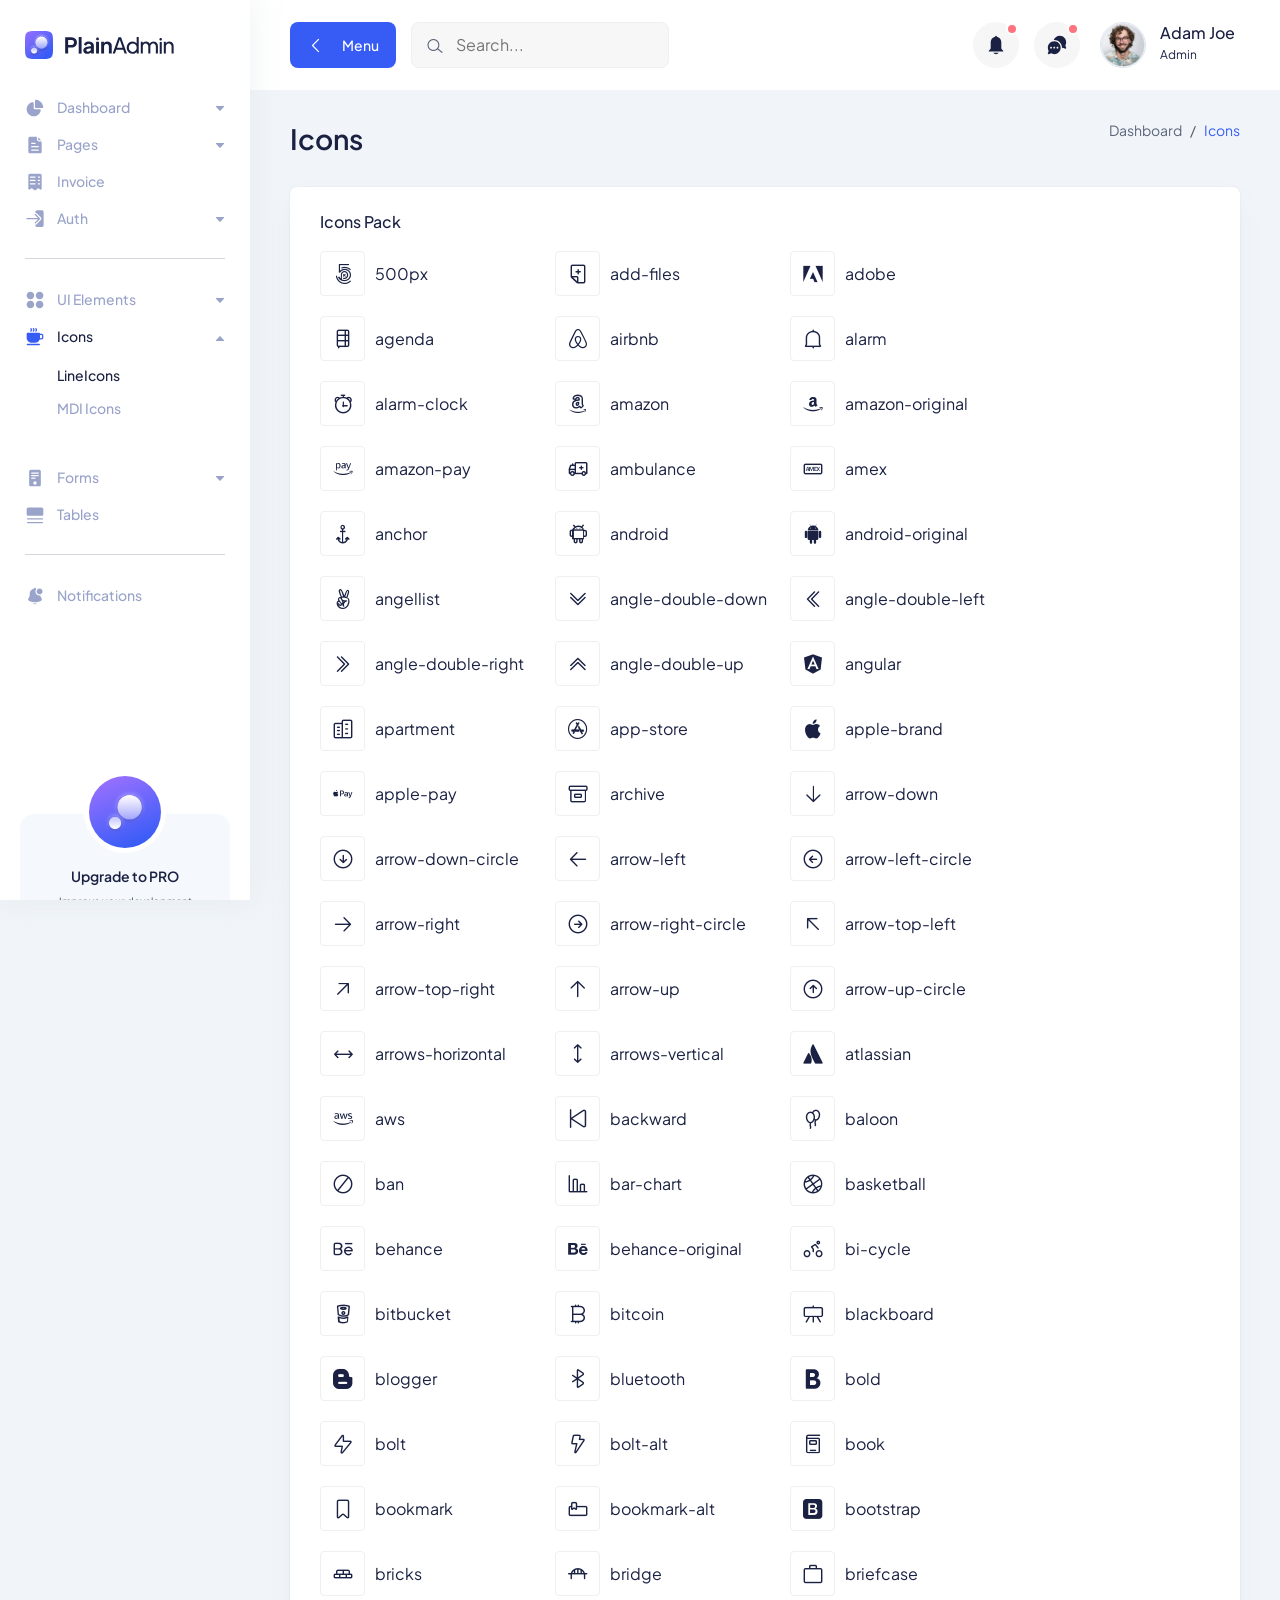
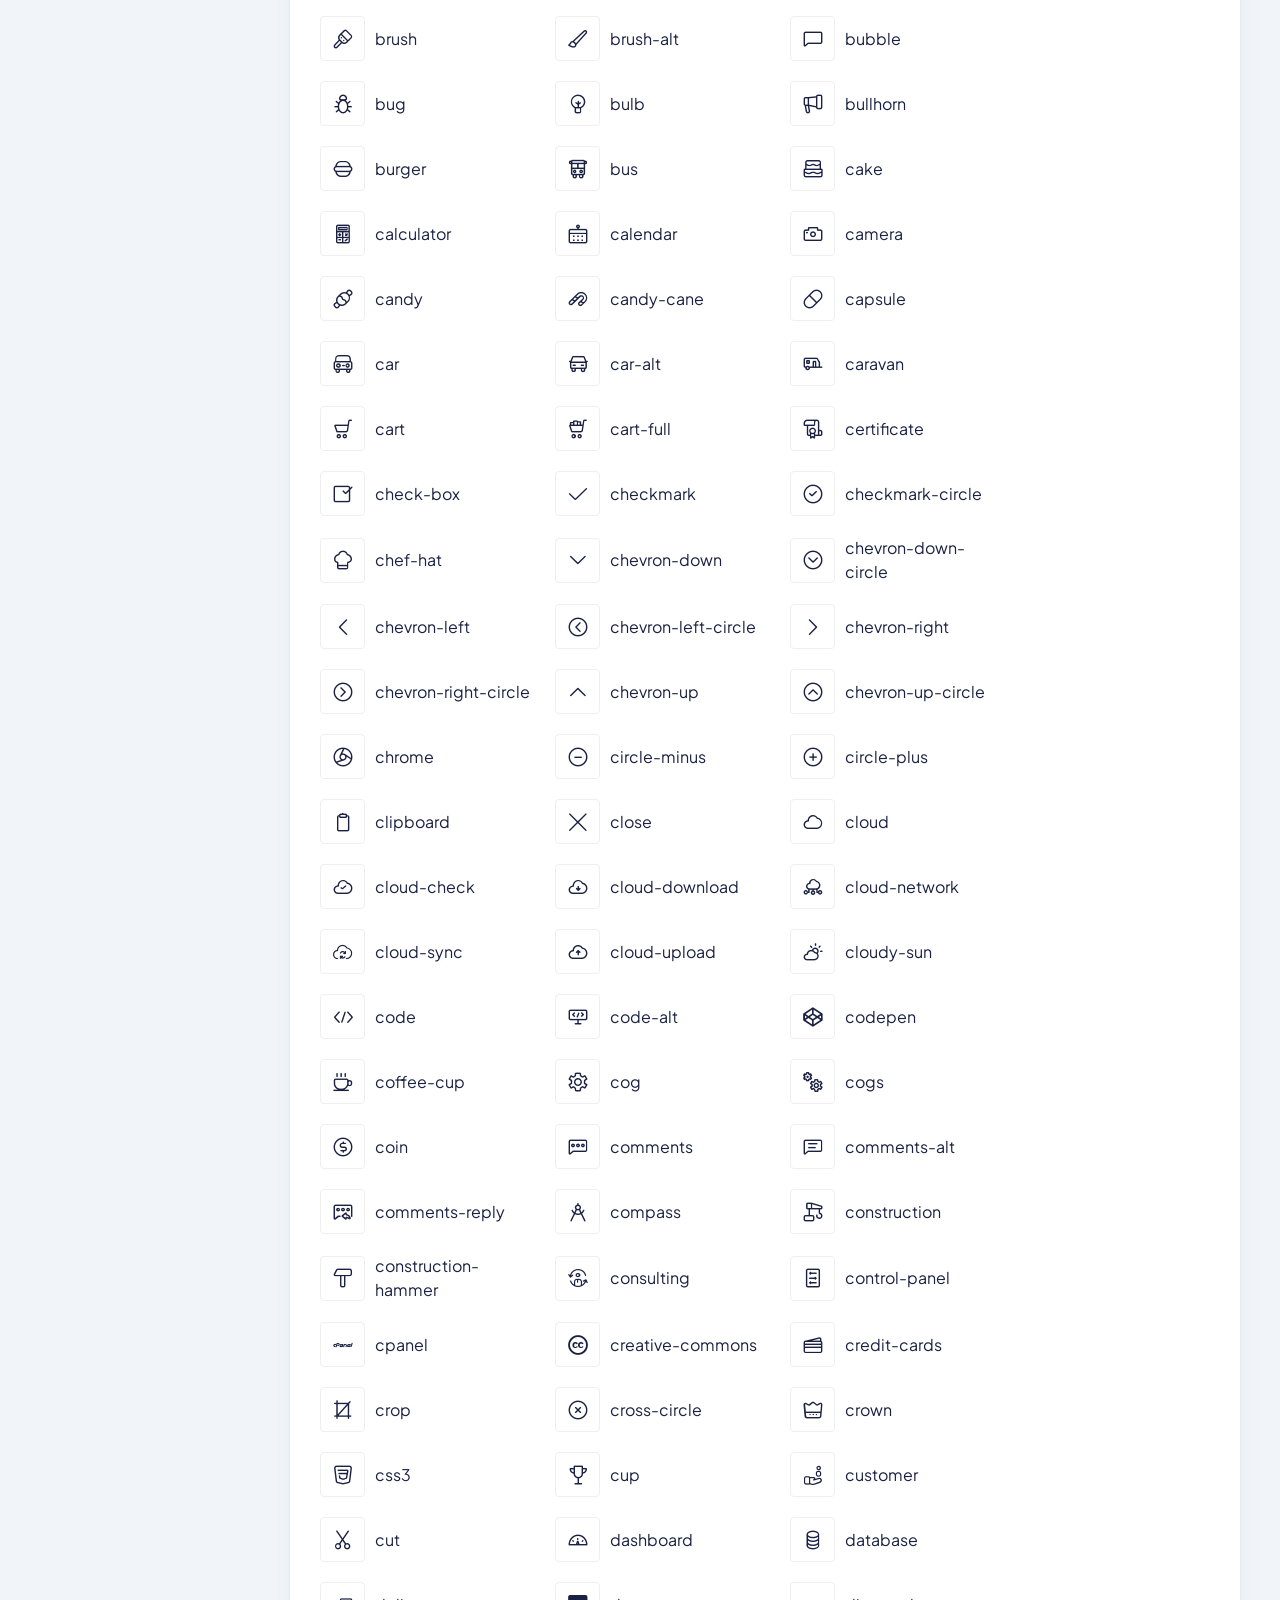
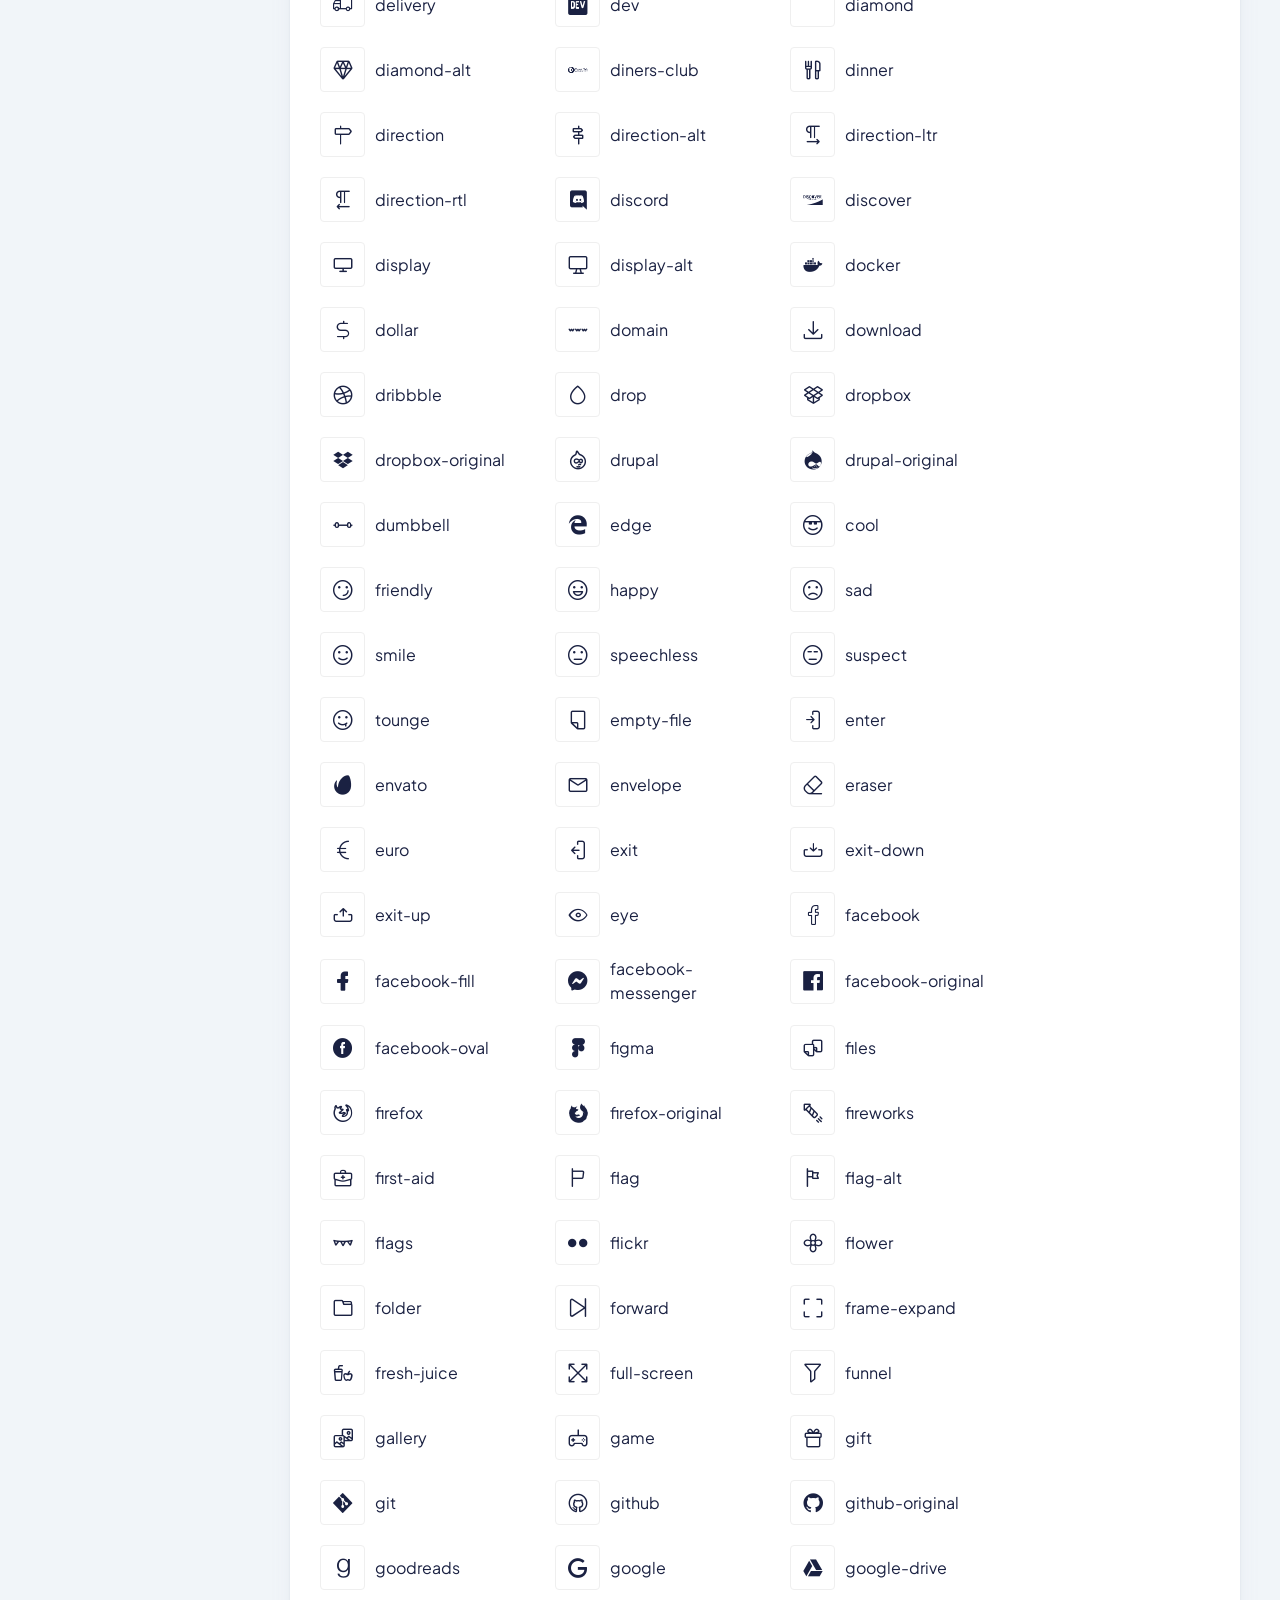
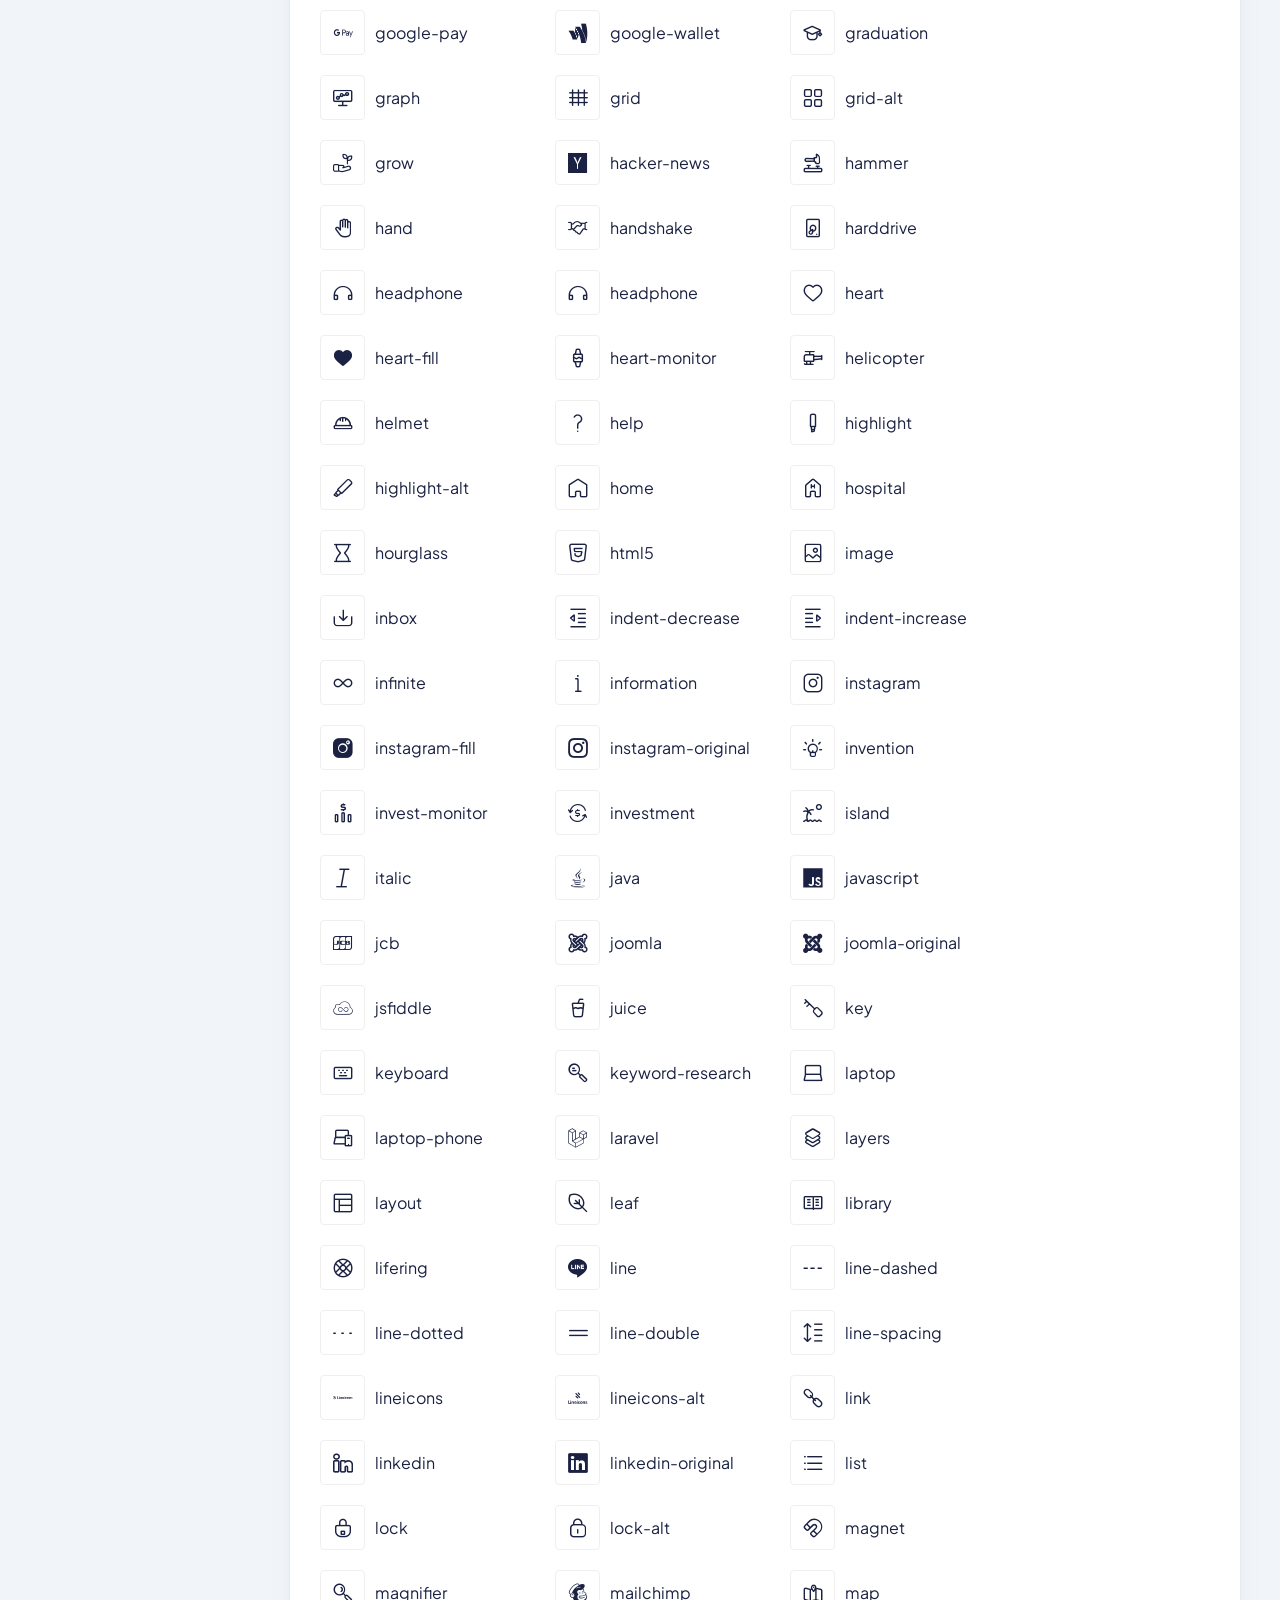
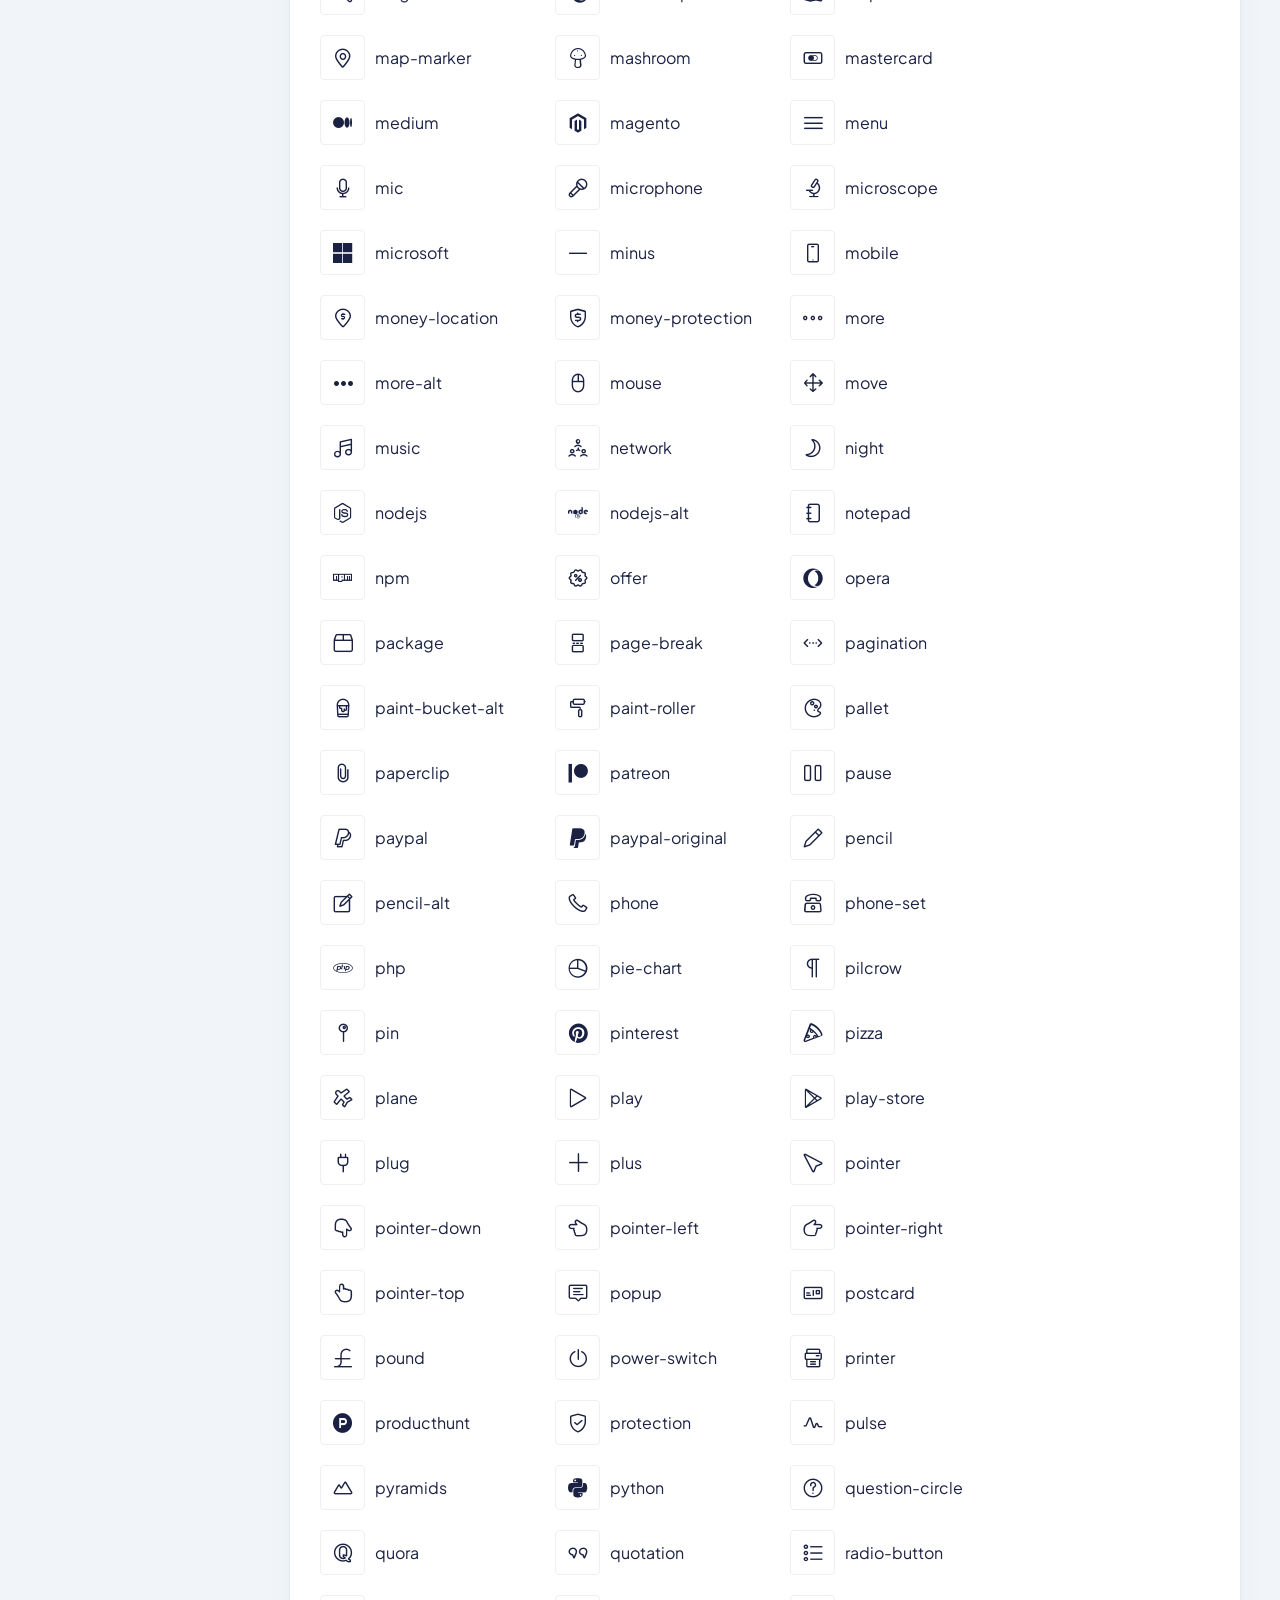
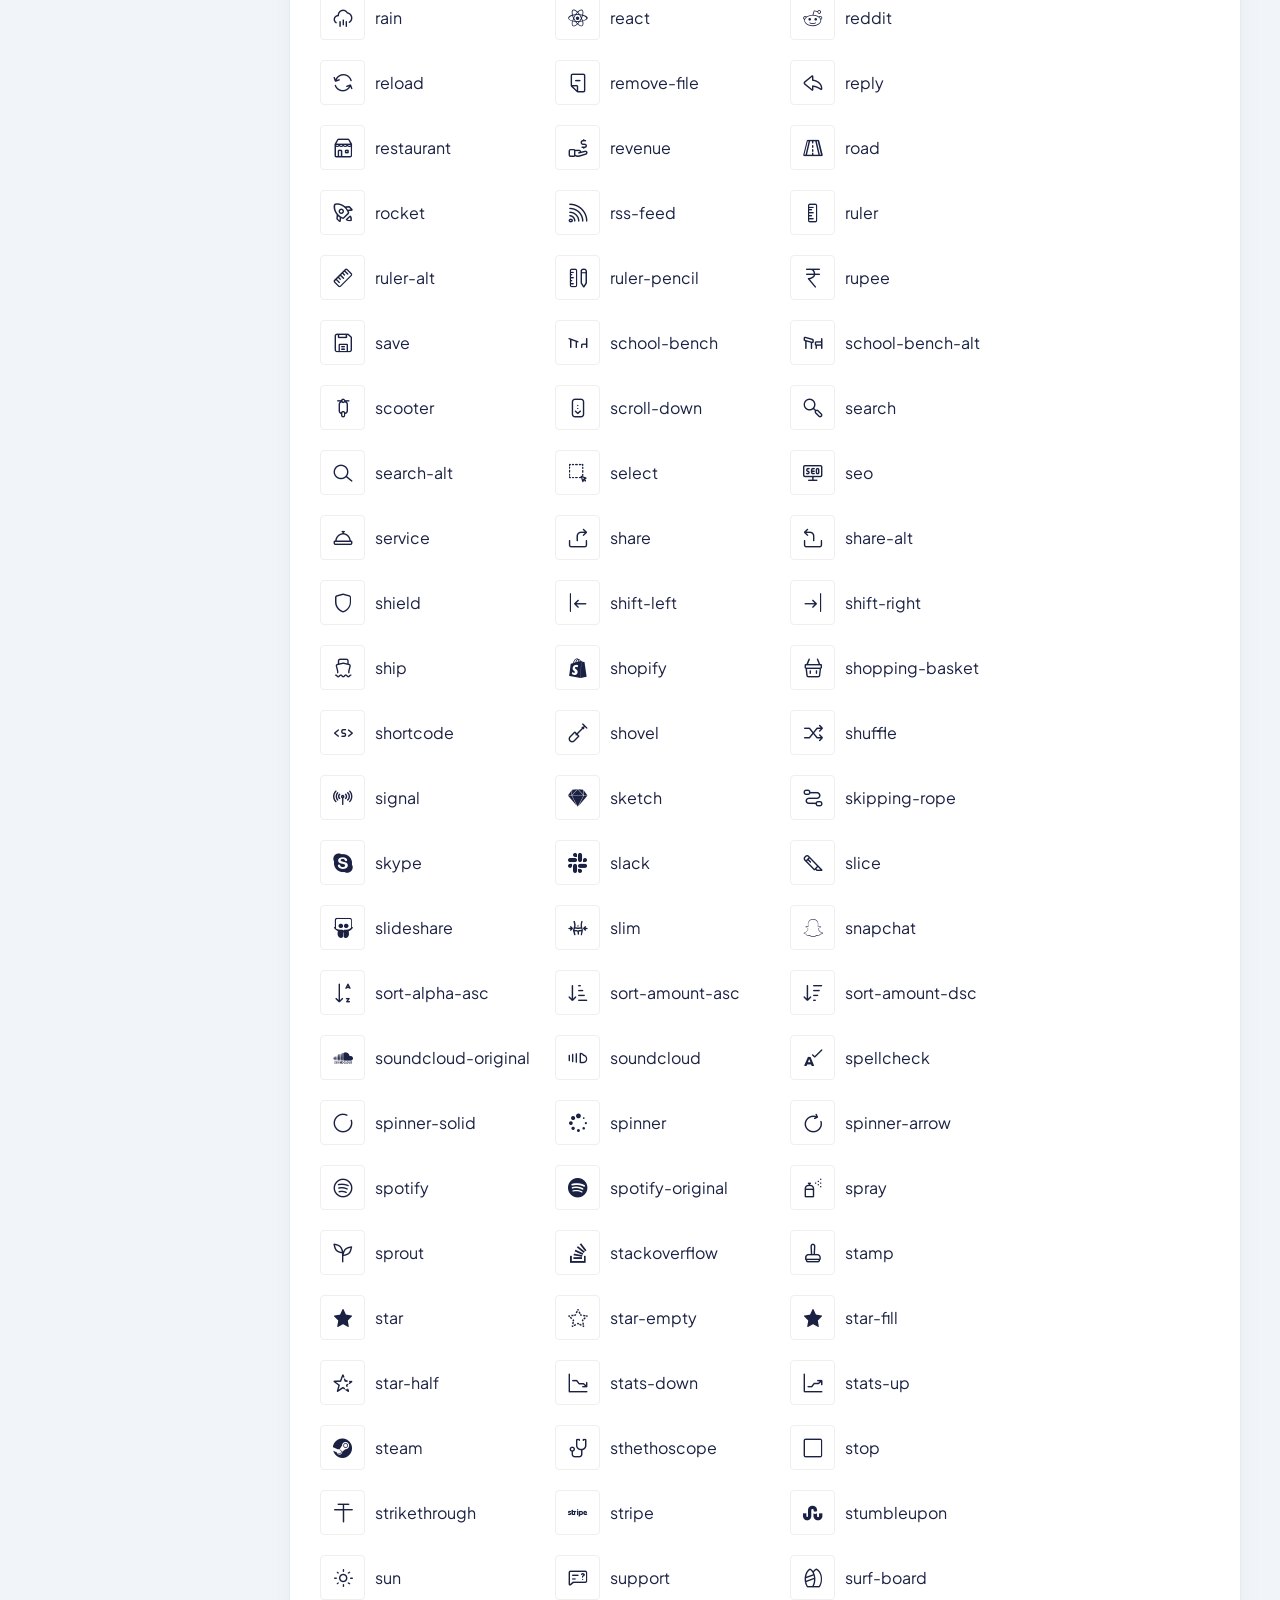
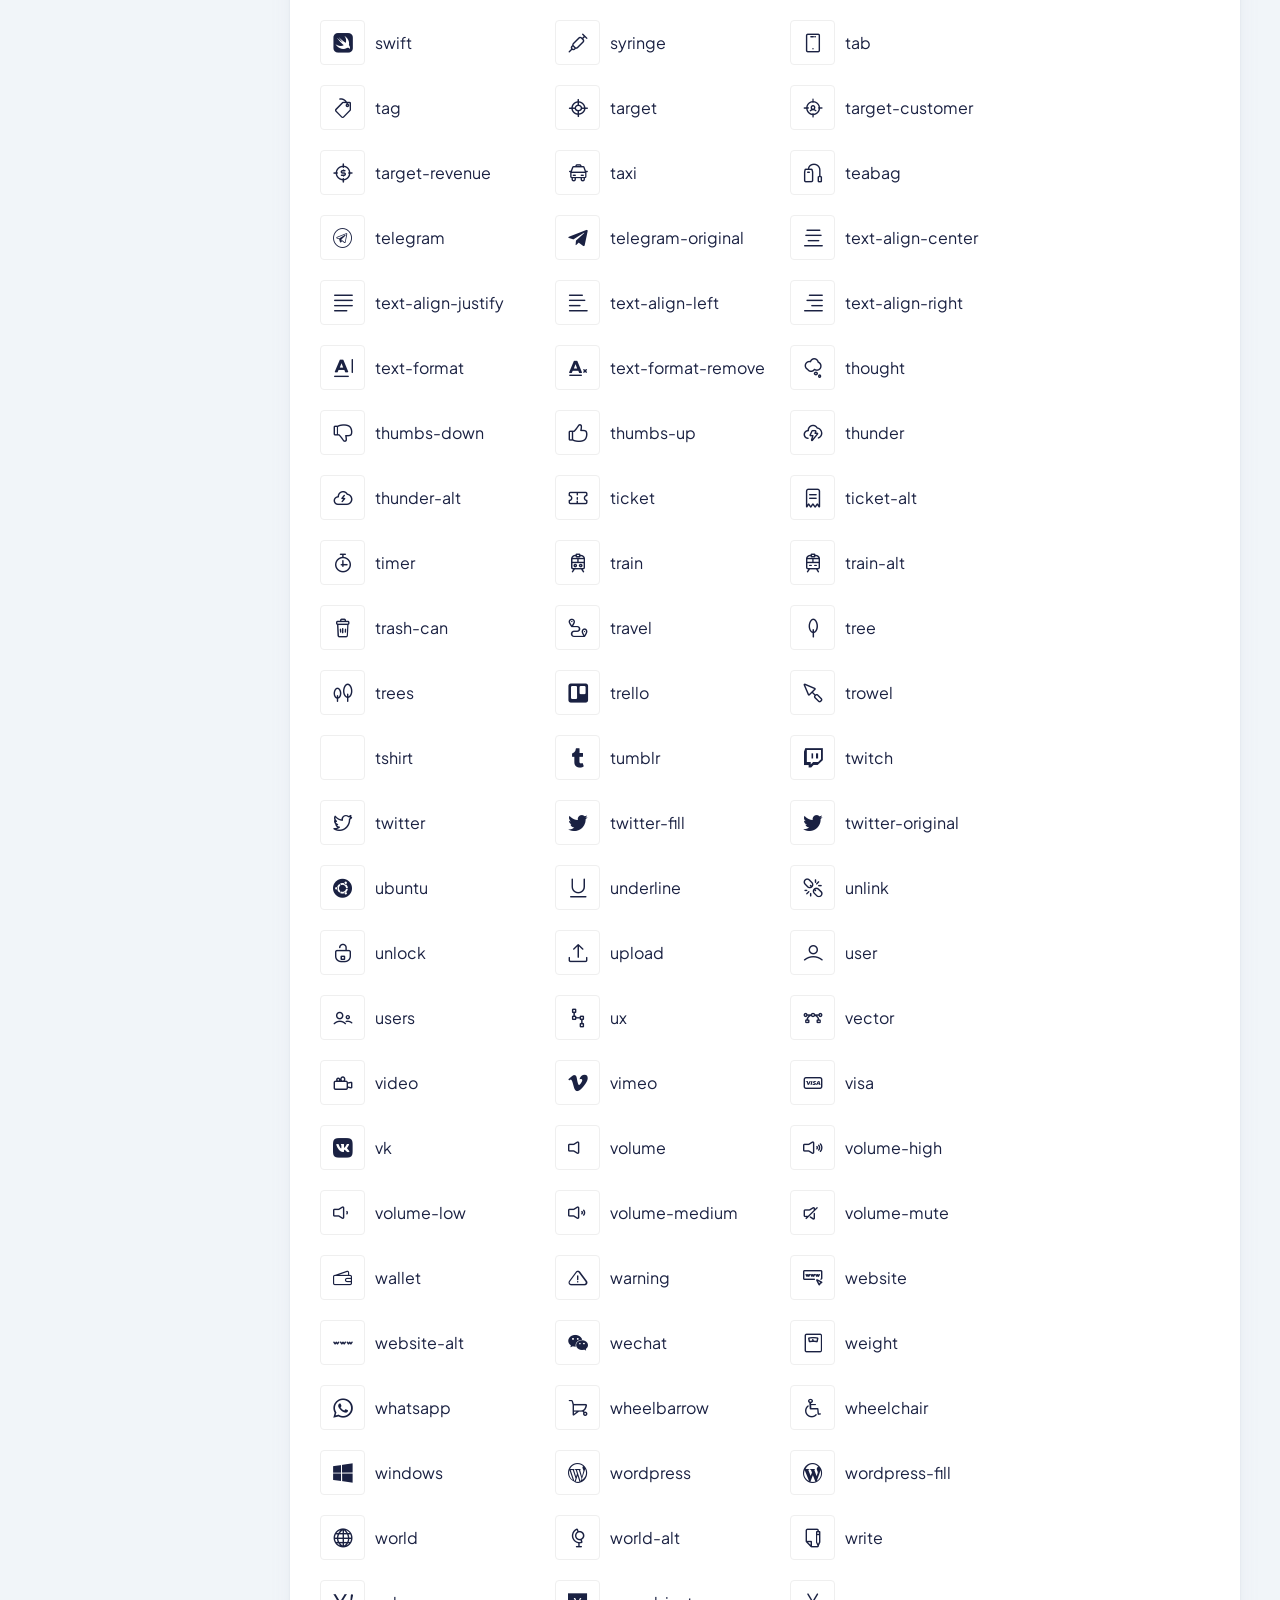
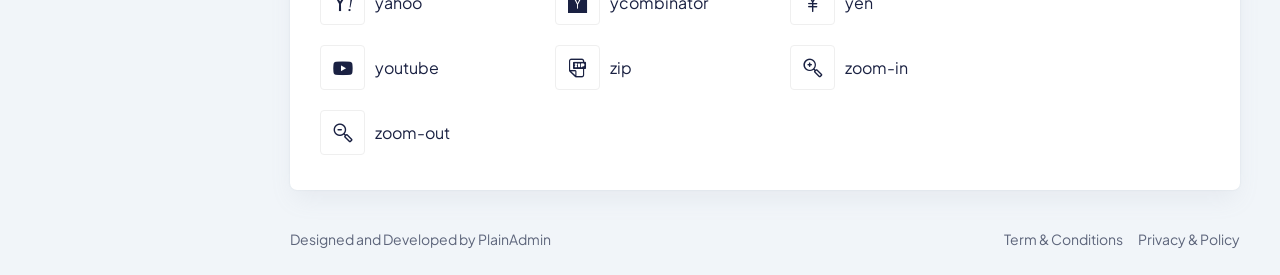
<file: dashboard/plain-free-bootstrap-admin-template-main/icons.html>
<!DOCTYPE html>
<html lang="en">
  <head>
    <meta charset="UTF-8" />
    <meta http-equiv="X-UA-Compatible" content="IE=edge" />
    <meta name="viewport" content="width=device-width, initial-scale=1.0" />
    <link rel="shortcut icon" href="assets/images/favicon.svg" type="image/x-icon" />
    <title>Line Icons | PlainAdmin Demo</title>

    <!-- ========== All CSS files linkup ========= -->
    <link rel="stylesheet" href="assets/css/bootstrap.min.css" />
    <link rel="stylesheet" href="assets/css/lineicons.css" />
    <link rel="stylesheet" href="assets/css/materialdesignicons.min.css" />
    <link rel="stylesheet" href="assets/css/fullcalendar.css" />
    <link rel="stylesheet" href="assets/css/main.css" />
  </head>
  <body>
    <!-- ======== Preloader =========== -->
    <div id="preloader">
      <div class="spinner"></div>
    </div>
    <!-- ======== Preloader =========== -->

    <!-- ======== sidebar-nav start =========== -->
    <aside class="sidebar-nav-wrapper">
      <div class="navbar-logo">
        <a href="index.html">
          <img src="assets/images/logo/logo.svg" alt="logo" />
        </a>
      </div>
      <nav class="sidebar-nav">
        <ul>
          <li class="nav-item nav-item-has-children">
            <a
              href="#0"
              class="collapsed"
              data-bs-toggle="collapse"
              data-bs-target="#ddmenu_1"
              aria-controls="ddmenu_1"
              aria-expanded="false"
              aria-label="Toggle navigation"
            >
              <span class="icon">
                <svg width="20" height="20" viewBox="0 0 20 20" fill="none" xmlns="http://www.w3.org/2000/svg">
                  <path
                    d="M8.74999 18.3333C12.2376 18.3333 15.1364 15.8128 15.7244 12.4941C15.8448 11.8143 15.2737 11.25 14.5833 11.25H9.99999C9.30966 11.25 8.74999 10.6903 8.74999 10V5.41666C8.74999 4.7263 8.18563 4.15512 7.50586 4.27556C4.18711 4.86357 1.66666 7.76243 1.66666 11.25C1.66666 15.162 4.83797 18.3333 8.74999 18.3333Z" />
                  <path
                    d="M17.0833 10C17.7737 10 18.3432 9.43708 18.2408 8.75433C17.7005 5.14918 14.8508 2.29947 11.2457 1.75912C10.5629 1.6568 10 2.2263 10 2.91665V9.16666C10 9.62691 10.3731 10 10.8333 10H17.0833Z" />
                </svg>
              </span>
              <span class="text">Dashboard</span>
            </a>
            <ul id="ddmenu_1" class="collapse dropdown-nav">
              <li>
                <a href="index.html"> eCommerce </a>
              </li>
            </ul>
          </li>
          <li class="nav-item nav-item-has-children">
            <a
              href="#0"
              class="collapsed"
              data-bs-toggle="collapse"
              data-bs-target="#ddmenu_2"
              aria-controls="ddmenu_2"
              aria-expanded="false"
              aria-label="Toggle navigation"
            >
              <span class="icon">
                <svg width="20" height="20" viewBox="0 0 20 20" fill="none" xmlns="http://www.w3.org/2000/svg">
                  <path
                    d="M11.8097 1.66667C11.8315 1.66667 11.8533 1.6671 11.875 1.66796V4.16667C11.875 5.43232 12.901 6.45834 14.1667 6.45834H16.6654C16.6663 6.48007 16.6667 6.50186 16.6667 6.5237V16.6667C16.6667 17.5872 15.9205 18.3333 15 18.3333H5.00001C4.07954 18.3333 3.33334 17.5872 3.33334 16.6667V3.33334C3.33334 2.41286 4.07954 1.66667 5.00001 1.66667H11.8097ZM6.66668 7.70834C6.3215 7.70834 6.04168 7.98816 6.04168 8.33334C6.04168 8.67851 6.3215 8.95834 6.66668 8.95834H10C10.3452 8.95834 10.625 8.67851 10.625 8.33334C10.625 7.98816 10.3452 7.70834 10 7.70834H6.66668ZM6.04168 11.6667C6.04168 12.0118 6.3215 12.2917 6.66668 12.2917H13.3333C13.6785 12.2917 13.9583 12.0118 13.9583 11.6667C13.9583 11.3215 13.6785 11.0417 13.3333 11.0417H6.66668C6.3215 11.0417 6.04168 11.3215 6.04168 11.6667ZM6.66668 14.375C6.3215 14.375 6.04168 14.6548 6.04168 15C6.04168 15.3452 6.3215 15.625 6.66668 15.625H13.3333C13.6785 15.625 13.9583 15.3452 13.9583 15C13.9583 14.6548 13.6785 14.375 13.3333 14.375H6.66668Z" />
                  <path
                    d="M13.125 2.29167L16.0417 5.20834H14.1667C13.5913 5.20834 13.125 4.74197 13.125 4.16667V2.29167Z" />
                </svg>
              </span>
              <span class="text">Pages</span>
            </a>
            <ul id="ddmenu_2" class="collapse dropdown-nav">
              <li>
                <a href="settings.html"> Settings </a>
              </li>
              <li>
                <a href="blank-page.html"> Blank Page </a>
              </li>
            </ul>
          </li>
          <li class="nav-item">
            <a href="invoice.html">
              <span class="icon">
                <svg width="20" height="20" viewBox="0 0 20 20" fill="none" xmlns="http://www.w3.org/2000/svg">
                  <path
                    d="M3.33334 3.35442C3.33334 2.4223 4.07954 1.66666 5.00001 1.66666H15C15.9205 1.66666 16.6667 2.4223 16.6667 3.35442V16.8565C16.6667 17.5519 15.8827 17.9489 15.3333 17.5317L13.8333 16.3924C13.537 16.1673 13.1297 16.1673 12.8333 16.3924L10.5 18.1646C10.2037 18.3896 9.79634 18.3896 9.50001 18.1646L7.16668 16.3924C6.87038 16.1673 6.46298 16.1673 6.16668 16.3924L4.66668 17.5317C4.11731 17.9489 3.33334 17.5519 3.33334 16.8565V3.35442ZM4.79168 5.04218C4.79168 5.39173 5.0715 5.6751 5.41668 5.6751H10C10.3452 5.6751 10.625 5.39173 10.625 5.04218C10.625 4.69264 10.3452 4.40927 10 4.40927H5.41668C5.0715 4.40927 4.79168 4.69264 4.79168 5.04218ZM5.41668 7.7848C5.0715 7.7848 4.79168 8.06817 4.79168 8.41774C4.79168 8.76724 5.0715 9.05066 5.41668 9.05066H10C10.3452 9.05066 10.625 8.76724 10.625 8.41774C10.625 8.06817 10.3452 7.7848 10 7.7848H5.41668ZM4.79168 11.7932C4.79168 12.1428 5.0715 12.4262 5.41668 12.4262H10C10.3452 12.4262 10.625 12.1428 10.625 11.7932C10.625 11.4437 10.3452 11.1603 10 11.1603H5.41668C5.0715 11.1603 4.79168 11.4437 4.79168 11.7932ZM13.3333 4.40927C12.9882 4.40927 12.7083 4.69264 12.7083 5.04218C12.7083 5.39173 12.9882 5.6751 13.3333 5.6751H14.5833C14.9285 5.6751 15.2083 5.39173 15.2083 5.04218C15.2083 4.69264 14.9285 4.40927 14.5833 4.40927H13.3333ZM12.7083 8.41774C12.7083 8.76724 12.9882 9.05066 13.3333 9.05066H14.5833C14.9285 9.05066 15.2083 8.76724 15.2083 8.41774C15.2083 8.06817 14.9285 7.7848 14.5833 7.7848H13.3333C12.9882 7.7848 12.7083 8.06817 12.7083 8.41774ZM13.3333 11.1603C12.9882 11.1603 12.7083 11.4437 12.7083 11.7932C12.7083 12.1428 12.9882 12.4262 13.3333 12.4262H14.5833C14.9285 12.4262 15.2083 12.1428 15.2083 11.7932C15.2083 11.4437 14.9285 11.1603 14.5833 11.1603H13.3333Z" />
                </svg>
              </span>
              <span class="text">Invoice</span>
            </a>
          </li>
          <li class="nav-item nav-item-has-children">
            <a
              href="#0"
              class="collapsed"
              data-bs-toggle="collapse"
              data-bs-target="#ddmenu_3"
              aria-controls="ddmenu_3"
              aria-expanded="false"
              aria-label="Toggle navigation"
            >
              <span class="icon">
                <svg width="20" height="20" viewBox="0 0 20 20" fill="none" xmlns="http://www.w3.org/2000/svg">
                  <path
                    d="M14.9211 10.1294C15.1652 9.88534 15.1652 9.48967 14.9211 9.24559L10.7544 5.0789C10.5103 4.83482 10.1147 4.83482 9.87057 5.0789C9.62649 5.32297 9.62649 5.71871 9.87057 5.96278L12.9702 9.06251H1.97916C1.63398 9.06251 1.35416 9.34234 1.35416 9.68751C1.35416 10.0327 1.63398 10.3125 1.97916 10.3125H12.9702L9.87057 13.4123C9.62649 13.6563 9.62649 14.052 9.87057 14.2961C10.1147 14.5402 10.5103 14.5402 10.7544 14.2961L14.9211 10.1294Z" />
                  <path
                    d="M11.6383 15.18L15.805 11.0133C16.5373 10.2811 16.5373 9.09391 15.805 8.36166L11.6383 4.195C11.2722 3.82888 10.7923 3.64582 10.3125 3.64582V3.02082C10.3125 2.10035 11.0587 1.35416 11.9792 1.35416H16.9792C17.8997 1.35416 18.6458 2.10035 18.6458 3.02082V16.3542C18.6458 17.2747 17.8997 18.0208 16.9792 18.0208H11.9792C11.0587 18.0208 10.3125 17.2747 10.3125 16.3542V15.7292C10.7923 15.7292 11.2722 15.5461 11.6383 15.18Z" />
                </svg>
              </span>
              <span class="text">Auth</span>
            </a>
            <ul id="ddmenu_3" class="collapse dropdown-nav">
              <li>
                <a href="signin.html"> Sign In </a>
              </li>
              <li>
                <a href="signup.html"> Sign Up </a>
              </li>
            </ul>
          </li>
          <span class="divider"><hr /></span>
          <li class="nav-item nav-item-has-children">
            <a
              href="#0"
              class="collapsed"
              data-bs-toggle="collapse"
              data-bs-target="#ddmenu_4"
              aria-controls="ddmenu_4"
              aria-expanded="false"
              aria-label="Toggle navigation"
            >
              <span class="icon">
                <svg width="20" height="20" viewBox="0 0 20 20" fill="none" xmlns="http://www.w3.org/2000/svg">
                  <path
                    d="M1.66666 5.41669C1.66666 3.34562 3.34559 1.66669 5.41666 1.66669C7.48772 1.66669 9.16666 3.34562 9.16666 5.41669C9.16666 7.48775 7.48772 9.16669 5.41666 9.16669C3.34559 9.16669 1.66666 7.48775 1.66666 5.41669Z" />
                  <path
                    d="M1.66666 14.5834C1.66666 12.5123 3.34559 10.8334 5.41666 10.8334C7.48772 10.8334 9.16666 12.5123 9.16666 14.5834C9.16666 16.6545 7.48772 18.3334 5.41666 18.3334C3.34559 18.3334 1.66666 16.6545 1.66666 14.5834Z" />
                  <path
                    d="M10.8333 5.41669C10.8333 3.34562 12.5123 1.66669 14.5833 1.66669C16.6544 1.66669 18.3333 3.34562 18.3333 5.41669C18.3333 7.48775 16.6544 9.16669 14.5833 9.16669C12.5123 9.16669 10.8333 7.48775 10.8333 5.41669Z" />
                  <path
                    d="M10.8333 14.5834C10.8333 12.5123 12.5123 10.8334 14.5833 10.8334C16.6544 10.8334 18.3333 12.5123 18.3333 14.5834C18.3333 16.6545 16.6544 18.3334 14.5833 18.3334C12.5123 18.3334 10.8333 16.6545 10.8333 14.5834Z" />
                </svg>
              </span>
              <span class="text">UI Elements </span>
            </a>
            <ul id="ddmenu_4" class="collapse dropdown-nav">
              <li>
                <a href="alerts.html"> Alerts </a>
              </li>
              <li>
                <a href="buttons.html"> Buttons </a>
              </li>
              <li>
                <a href="cards.html"> Cards </a>
              </li>
              <li>
                <a href="typography.html"> Typography </a>
              </li>
            </ul>
          </li>
          <li class="nav-item nav-item-has-children">
            <a
              href="icons.html"
              class=""
              data-bs-toggle="collapse"
              data-bs-target="#ddmenu_55"
              aria-controls="ddmenu_55"
              aria-expanded="false"
              aria-label="Toggle navigation"
            >
              <span class="icon">
                <svg width="20" height="20" viewBox="0 0 20 20" fill="none" xmlns="http://www.w3.org/2000/svg">
                  <path
                    d="M5.48663 1.1466C5.77383 0.955131 6.16188 1.03274 6.35335 1.31994L6.87852 2.10769C7.20508 2.59755 7.20508 3.23571 6.87852 3.72556L6.35335 4.51331C6.16188 4.80052 5.77383 4.87813 5.48663 4.68666C5.19943 4.49519 5.12182 4.10715 5.31328 3.81994L5.83845 3.03219C5.88511 2.96221 5.88511 2.87105 5.83845 2.80106L5.31328 2.01331C5.12182 1.72611 5.19943 1.33806 5.48663 1.1466Z" />
                  <path
                    d="M2.49999 5.83331C2.03976 5.83331 1.66666 6.2064 1.66666 6.66665V10.8333C1.66666 13.5948 3.90523 15.8333 6.66666 15.8333H9.99999C12.1856 15.8333 14.0436 14.431 14.7235 12.4772C14.8134 12.4922 14.9058 12.5 15 12.5H16.6667C17.5872 12.5 18.3333 11.7538 18.3333 10.8333V8.33331C18.3333 7.41284 17.5872 6.66665 16.6667 6.66665H15C15 6.2064 14.6269 5.83331 14.1667 5.83331H2.49999ZM14.9829 11.2496C14.9942 11.1123 15 10.9735 15 10.8333V7.91665H16.6667C16.8967 7.91665 17.0833 8.10319 17.0833 8.33331V10.8333C17.0833 11.0634 16.8967 11.25 16.6667 11.25H15L14.9898 11.2498L14.9829 11.2496Z" />
                  <path
                    d="M8.85332 1.31994C8.6619 1.03274 8.27383 0.955131 7.98663 1.1466C7.69943 1.33806 7.62182 1.72611 7.81328 2.01331L8.33848 2.80106C8.38507 2.87105 8.38507 2.96221 8.33848 3.03219L7.81328 3.81994C7.62182 4.10715 7.69943 4.49519 7.98663 4.68666C8.27383 4.87813 8.6619 4.80052 8.85332 4.51331L9.37848 3.72556C9.70507 3.23571 9.70507 2.59755 9.37848 2.10769L8.85332 1.31994Z" />
                  <path
                    d="M10.4867 1.1466C10.7738 0.955131 11.1619 1.03274 11.3533 1.31994L11.8785 2.10769C12.2051 2.59755 12.2051 3.23571 11.8785 3.72556L11.3533 4.51331C11.1619 4.80052 10.7738 4.87813 10.4867 4.68666C10.1994 4.49519 10.1218 4.10715 10.3133 3.81994L10.8385 3.03219C10.8851 2.96221 10.8851 2.87105 10.8385 2.80106L10.3133 2.01331C10.1218 1.72611 10.1994 1.33806 10.4867 1.1466Z" />
                  <path
                    d="M2.49999 16.6667C2.03976 16.6667 1.66666 17.0398 1.66666 17.5C1.66666 17.9602 2.03976 18.3334 2.49999 18.3334H14.1667C14.6269 18.3334 15 17.9602 15 17.5C15 17.0398 14.6269 16.6667 14.1667 16.6667H2.49999Z" />
                </svg>
              </span>
              <span class="text">Icons</span>
            </a>
            <ul id="ddmenu_55" class="collapse show dropdown-nav">
              <li>
                <a href="icons.html" class="active"> LineIcons </a>
              </li>
              <li>
                <a href="mdi-icons.html"> MDI Icons </a>
              </li>
            </ul>
          </li>
          <li class="nav-item nav-item-has-children">
            <a
              href="#0"
              class="collapsed"
              data-bs-toggle="collapse"
              data-bs-target="#ddmenu_5"
              aria-controls="ddmenu_5"
              aria-expanded="false"
              aria-label="Toggle navigation"
            >
              <span class="icon">
                <svg width="20" height="20" viewBox="0 0 20 20" fill="none" xmlns="http://www.w3.org/2000/svg">
                  <path
                    d="M4.16666 3.33335C4.16666 2.41288 4.91285 1.66669 5.83332 1.66669H14.1667C15.0872 1.66669 15.8333 2.41288 15.8333 3.33335V16.6667C15.8333 17.5872 15.0872 18.3334 14.1667 18.3334H5.83332C4.91285 18.3334 4.16666 17.5872 4.16666 16.6667V3.33335ZM6.04166 5.00002C6.04166 5.3452 6.32148 5.62502 6.66666 5.62502H13.3333C13.6785 5.62502 13.9583 5.3452 13.9583 5.00002C13.9583 4.65485 13.6785 4.37502 13.3333 4.37502H6.66666C6.32148 4.37502 6.04166 4.65485 6.04166 5.00002ZM6.66666 6.87502C6.32148 6.87502 6.04166 7.15485 6.04166 7.50002C6.04166 7.8452 6.32148 8.12502 6.66666 8.12502H13.3333C13.6785 8.12502 13.9583 7.8452 13.9583 7.50002C13.9583 7.15485 13.6785 6.87502 13.3333 6.87502H6.66666ZM6.04166 10C6.04166 10.3452 6.32148 10.625 6.66666 10.625H9.99999C10.3452 10.625 10.625 10.3452 10.625 10C10.625 9.65485 10.3452 9.37502 9.99999 9.37502H6.66666C6.32148 9.37502 6.04166 9.65485 6.04166 10ZM9.99999 16.6667C10.9205 16.6667 11.6667 15.9205 11.6667 15C11.6667 14.0795 10.9205 13.3334 9.99999 13.3334C9.07949 13.3334 8.33332 14.0795 8.33332 15C8.33332 15.9205 9.07949 16.6667 9.99999 16.6667Z" />
                </svg>
              </span>
              <span class="text"> Forms </span>
            </a>
            <ul id="ddmenu_5" class="collapse dropdown-nav">
              <li>
                <a href="form-elements.html"> Form Elements </a>
              </li>
            </ul>
          </li>
          <li class="nav-item">
            <a href="tables.html">
              <span class="icon">
                <svg width="20" height="20" viewBox="0 0 20 20" fill="none" xmlns="http://www.w3.org/2000/svg">
                  <path
                    d="M1.66666 4.16667C1.66666 3.24619 2.41285 2.5 3.33332 2.5H16.6667C17.5872 2.5 18.3333 3.24619 18.3333 4.16667V9.16667C18.3333 10.0872 17.5872 10.8333 16.6667 10.8333H3.33332C2.41285 10.8333 1.66666 10.0872 1.66666 9.16667V4.16667Z" />
                  <path
                    d="M1.875 13.75C1.875 13.4048 2.15483 13.125 2.5 13.125H17.5C17.8452 13.125 18.125 13.4048 18.125 13.75C18.125 14.0952 17.8452 14.375 17.5 14.375H2.5C2.15483 14.375 1.875 14.0952 1.875 13.75Z" />
                  <path
                    d="M2.5 16.875C2.15483 16.875 1.875 17.1548 1.875 17.5C1.875 17.8452 2.15483 18.125 2.5 18.125H17.5C17.8452 18.125 18.125 17.8452 18.125 17.5C18.125 17.1548 17.8452 16.875 17.5 16.875H2.5Z" />
                </svg>
              </span>
              <span class="text">Tables</span>
            </a>
          </li>
          <span class="divider"><hr /></span>

          <li class="nav-item">
            <a href="notification.html">
              <span class="icon">
                <svg width="20" height="20" viewBox="0 0 20 20" fill="none" xmlns="http://www.w3.org/2000/svg">
                  <path
                    d="M10.8333 2.50008C10.8333 2.03984 10.4602 1.66675 9.99999 1.66675C9.53975 1.66675 9.16666 2.03984 9.16666 2.50008C9.16666 2.96032 9.53975 3.33341 9.99999 3.33341C10.4602 3.33341 10.8333 2.96032 10.8333 2.50008Z" />
                  <path
                    d="M17.5 5.41673C17.5 7.02756 16.1942 8.33339 14.5833 8.33339C12.9725 8.33339 11.6667 7.02756 11.6667 5.41673C11.6667 3.80589 12.9725 2.50006 14.5833 2.50006C16.1942 2.50006 17.5 3.80589 17.5 5.41673Z" />
                  <path
                    d="M11.4272 2.69637C10.9734 2.56848 10.4947 2.50006 10 2.50006C7.10054 2.50006 4.75003 4.85057 4.75003 7.75006V9.20873C4.75003 9.72814 4.62082 10.2393 4.37404 10.6963L3.36705 12.5611C2.89938 13.4272 3.26806 14.5081 4.16749 14.9078C7.88074 16.5581 12.1193 16.5581 15.8326 14.9078C16.732 14.5081 17.1007 13.4272 16.633 12.5611L15.626 10.6963C15.43 10.3333 15.3081 9.93606 15.2663 9.52773C15.0441 9.56431 14.8159 9.58339 14.5833 9.58339C12.2822 9.58339 10.4167 7.71791 10.4167 5.41673C10.4167 4.37705 10.7975 3.42631 11.4272 2.69637Z" />
                  <path
                    d="M7.48901 17.1925C8.10004 17.8918 8.99841 18.3335 10 18.3335C11.0016 18.3335 11.9 17.8918 12.511 17.1925C10.8482 17.4634 9.15183 17.4634 7.48901 17.1925Z" />
                </svg>
              </span>
              <span class="text">Notifications</span>
            </a>
          </li>
        </ul>
      </nav>
      <div class="promo-box">
        <div class="promo-icon">
          <img class="mx-auto" src="./assets/images/logo/logo-icon-big.svg" alt="Logo">
        </div>
        <h3>Upgrade to PRO</h3>
        <p>Improve your development process and start doing more with PlainAdmin PRO!</p>
        <a href="https://plainadmin.com/pro" target="_blank" rel="nofollow" class="main-btn primary-btn btn-hover">
          Upgrade to PRO
        </a>
      </div>
    </aside>
    <div class="overlay"></div>
    <!-- ======== sidebar-nav end =========== -->

    <!-- ======== main-wrapper start =========== -->
    <main class="main-wrapper">
      <!-- ========== header start ========== -->
      <header class="header">
        <div class="container-fluid">
          <div class="row">
            <div class="col-lg-5 col-md-5 col-6">
              <div class="header-left d-flex align-items-center">
                <div class="menu-toggle-btn mr-15">
                  <button id="menu-toggle" class="main-btn primary-btn btn-hover">
                    <i class="lni lni-chevron-left me-2"></i> Menu
                  </button>
                </div>
                <div class="header-search d-none d-md-flex">
                  <form action="#">
                    <input type="text" placeholder="Search..." />
                    <button><i class="lni lni-search-alt"></i></button>
                  </form>
                </div>
              </div>
            </div>
            <div class="col-lg-7 col-md-7 col-6">
              <div class="header-right">
                <!-- notification start -->
                <div class="notification-box ml-15 d-none d-md-flex">
                  <button class="dropdown-toggle" type="button" id="notification" data-bs-toggle="dropdown"
                    aria-expanded="false">
                    <svg width="22" height="22" viewBox="0 0 22 22" fill="none" xmlns="http://www.w3.org/2000/svg">
                      <path
                        d="M11 20.1667C9.88317 20.1667 8.88718 19.63 8.23901 18.7917H13.761C13.113 19.63 12.1169 20.1667 11 20.1667Z"
                        fill="" />
                      <path
                        d="M10.1157 2.74999C10.1157 2.24374 10.5117 1.83333 11 1.83333C11.4883 1.83333 11.8842 2.24374 11.8842 2.74999V2.82604C14.3932 3.26245 16.3051 5.52474 16.3051 8.24999V14.287C16.3051 14.5301 16.3982 14.7633 16.564 14.9352L18.2029 16.6342C18.4814 16.9229 18.2842 17.4167 17.8903 17.4167H4.10961C3.71574 17.4167 3.5185 16.9229 3.797 16.6342L5.43589 14.9352C5.6017 14.7633 5.69485 14.5301 5.69485 14.287V8.24999C5.69485 5.52474 7.60672 3.26245 10.1157 2.82604V2.74999Z"
                        fill="" />
                    </svg>
                    <span></span>
                  </button>
                  <ul class="dropdown-menu dropdown-menu-end" aria-labelledby="notification">
                    <li>
                      <a href="#0">
                        <div class="image">
                          <img src="assets/images/lead/lead-6.png" alt="" />
                        </div>
                        <div class="content">
                          <h6>
                            John Doe
                            <span class="text-regular">
                              comment on a product.
                            </span>
                          </h6>
                          <p>
                            Lorem ipsum dolor sit amet, consect etur adipiscing
                            elit Vivamus tortor.
                          </p>
                          <span>10 mins ago</span>
                        </div>
                      </a>
                    </li>
                    <li>
                      <a href="#0">
                        <div class="image">
                          <img src="assets/images/lead/lead-1.png" alt="" />
                        </div>
                        <div class="content">
                          <h6>
                            Jonathon
                            <span class="text-regular">
                              like on a product.
                            </span>
                          </h6>
                          <p>
                            Lorem ipsum dolor sit amet, consect etur adipiscing
                            elit Vivamus tortor.
                          </p>
                          <span>10 mins ago</span>
                        </div>
                      </a>
                    </li>
                  </ul>
                </div>
                <!-- notification end -->
                <!-- message start -->
                <div class="header-message-box ml-15 d-none d-md-flex">
                  <button class="dropdown-toggle" type="button" id="message" data-bs-toggle="dropdown"
                    aria-expanded="false">
                    <svg width="22" height="22" viewBox="0 0 22 22" fill="none" xmlns="http://www.w3.org/2000/svg">
                      <path
                        d="M7.74866 5.97421C7.91444 5.96367 8.08162 5.95833 8.25005 5.95833C12.5532 5.95833 16.0417 9.4468 16.0417 13.75C16.0417 13.9184 16.0364 14.0856 16.0259 14.2514C16.3246 14.138 16.6127 14.003 16.8883 13.8482L19.2306 14.629C19.7858 14.8141 20.3141 14.2858 20.129 13.7306L19.3482 11.3882C19.8694 10.4604 20.1667 9.38996 20.1667 8.25C20.1667 4.70617 17.2939 1.83333 13.75 1.83333C11.0077 1.83333 8.66702 3.55376 7.74866 5.97421Z"
                        fill="" />
                      <path
                        d="M14.6667 13.75C14.6667 17.2938 11.7939 20.1667 8.25004 20.1667C7.11011 20.1667 6.03962 19.8694 5.11182 19.3482L2.76946 20.129C2.21421 20.3141 1.68597 19.7858 1.87105 19.2306L2.65184 16.8882C2.13062 15.9604 1.83338 14.89 1.83338 13.75C1.83338 10.2062 4.70622 7.33333 8.25004 7.33333C11.7939 7.33333 14.6667 10.2062 14.6667 13.75ZM5.95838 13.75C5.95838 13.2437 5.54797 12.8333 5.04171 12.8333C4.53545 12.8333 4.12504 13.2437 4.12504 13.75C4.12504 14.2563 4.53545 14.6667 5.04171 14.6667C5.54797 14.6667 5.95838 14.2563 5.95838 13.75ZM9.16671 13.75C9.16671 13.2437 8.7563 12.8333 8.25004 12.8333C7.74379 12.8333 7.33338 13.2437 7.33338 13.75C7.33338 14.2563 7.74379 14.6667 8.25004 14.6667C8.7563 14.6667 9.16671 14.2563 9.16671 13.75ZM11.4584 14.6667C11.9647 14.6667 12.375 14.2563 12.375 13.75C12.375 13.2437 11.9647 12.8333 11.4584 12.8333C10.9521 12.8333 10.5417 13.2437 10.5417 13.75C10.5417 14.2563 10.9521 14.6667 11.4584 14.6667Z"
                        fill="" />
                    </svg>
                    <span></span>
                  </button>
                  <ul class="dropdown-menu dropdown-menu-end" aria-labelledby="message">
                    <li>
                      <a href="#0">
                        <div class="image">
                          <img src="assets/images/lead/lead-5.png" alt="" />
                        </div>
                        <div class="content">
                          <h6>Jacob Jones</h6>
                          <p>Hey!I can across your profile and ...</p>
                          <span>10 mins ago</span>
                        </div>
                      </a>
                    </li>
                    <li>
                      <a href="#0">
                        <div class="image">
                          <img src="assets/images/lead/lead-3.png" alt="" />
                        </div>
                        <div class="content">
                          <h6>John Doe</h6>
                          <p>Would you mind please checking out</p>
                          <span>12 mins ago</span>
                        </div>
                      </a>
                    </li>
                    <li>
                      <a href="#0">
                        <div class="image">
                          <img src="assets/images/lead/lead-2.png" alt="" />
                        </div>
                        <div class="content">
                          <h6>Anee Lee</h6>
                          <p>Hey! are you available for freelance?</p>
                          <span>1h ago</span>
                        </div>
                      </a>
                    </li>
                  </ul>
                </div>
                <!-- message end -->
                <!-- profile start -->
                <div class="profile-box ml-15">
                  <button class="dropdown-toggle bg-transparent border-0" type="button" id="profile"
                    data-bs-toggle="dropdown" aria-expanded="false">
                    <div class="profile-info">
                      <div class="info">
                        <div class="image">
                          <img src="assets/images/profile/profile-image.png" alt="" />
                        </div>
                        <div>
                          <h6 class="fw-500">Adam Joe</h6>
                          <p>Admin</p>
                        </div>
                      </div>
                    </div>
                  </button>
                  <ul class="dropdown-menu dropdown-menu-end" aria-labelledby="profile">
                    <li>
                      <div class="author-info flex items-center !p-1">
                        <div class="image">
                          <img src="assets/images/profile/profile-image.png" alt="image">
                        </div>
                        <div class="content">
                          <h4 class="text-sm">Adam Joe</h4>
                          <a class="text-black/40 dark:text-white/40 hover:text-black dark:hover:text-white text-xs"
                            href="#">Email@gmail.com</a>
                        </div>
                      </div>
                    </li>
                    <li class="divider"></li>
                    <li>
                      <a href="#0">
                        <i class="lni lni-user"></i> View Profile
                      </a>
                    </li>
                    <li>
                      <a href="#0">
                        <i class="lni lni-alarm"></i> Notifications
                      </a>
                    </li>
                    <li>
                      <a href="#0"> <i class="lni lni-inbox"></i> Messages </a>
                    </li>
                    <li>
                      <a href="#0"> <i class="lni lni-cog"></i> Settings </a>
                    </li>
                    <li class="divider"></li>
                    <li>
                      <a href="#0"> <i class="lni lni-exit"></i> Sign Out </a>
                    </li>
                  </ul>
                </div>
                <!-- profile end -->
              </div>
            </div>
          </div>
        </div>
      </header>
      <!-- ========== header end ========== -->

      <!-- ========== section start ========== -->
      <section class="section">
        <div class="container-fluid">
          <!-- ========== title-wrapper start ========== -->
          <div class="title-wrapper pt-30">
            <div class="row align-items-center">
              <div class="col-md-6">
                <div class="title">
                  <h2>Icons</h2>
                </div>
              </div>
              <!-- end col -->
              <div class="col-md-6">
                <div class="breadcrumb-wrapper">
                  <nav aria-label="breadcrumb">
                    <ol class="breadcrumb">
                      <li class="breadcrumb-item">
                        <a href="#0">Dashboard</a>
                      </li>
                      <li class="breadcrumb-item active" aria-current="page">
                        Icons
                      </li>
                    </ol>
                  </nav>
                </div>
              </div>
              <!-- end col -->
            </div>
            <!-- end row -->
          </div>
          <!-- ========== title-wrapper end ========== -->
          <div class="icons-wrapper">
            <div class="row">
              <div class="col-12">
                <div class="card-style">
                  <div class="title d-flex justify-content-between">
                    <div class="left">
                      <h6 class="text-medium mb-10">Icons Pack</h6>
                    </div>
                  </div>
                  <!-- End Title -->
                  <ul class="icons">
                    <li class="trigger Free">
                      <i class="lni lni-500px"></i><span>500px</span>
                    </li>
                    <li class="trigger Free">
                      <i class="lni lni-add-files"></i><span>add-files</span>
                    </li>
                    <li class="trigger Free">
                      <i class="lni lni-adobe"></i><span>adobe</span>
                    </li>
                    <li class="trigger Free">
                      <i class="lni lni-agenda"></i><span>agenda</span>
                    </li>
                    <li class="trigger Free">
                      <i class="lni lni-airbnb"></i><span>airbnb</span>
                    </li>
                    <li class="trigger Free">
                      <i class="lni lni-alarm"></i><span>alarm</span>
                    </li>
                    <li class="trigger Free">
                      <i class="lni lni-alarm-clock"></i><span>alarm-clock</span>
                    </li>
                    <li class="trigger Free">
                      <i class="lni lni-amazon"></i><span>amazon</span>
                    </li>
                    <li class="trigger Free">
                      <i class="lni lni-amazon-original"></i><span>amazon-original</span>
                    </li>
                    <li class="trigger Free">
                      <i class="lni lni-amazon-pay"></i><span>amazon-pay</span>
                    </li>
                    <li class="trigger Free">
                      <i class="lni lni-ambulance"></i><span>ambulance</span>
                    </li>
                    <li class="trigger Free">
                      <i class="lni lni-amex"></i><span>amex</span>
                    </li>
                    <li class="trigger Free">
                      <i class="lni lni-anchor"></i><span>anchor</span>
                    </li>
                    <li class="trigger Free">
                      <i class="lni lni-android"></i><span>android</span>
                    </li>
                    <li class="trigger Free">
                      <i class="lni lni-android-original"></i><span>android-original</span>
                    </li>
                    <li class="trigger Free">
                      <i class="lni lni-angellist"></i><span>angellist</span>
                    </li>
                    <li class="trigger Free">
                      <i class="lni lni-angle-double-down"></i><span>angle-double-down</span>
                    </li>
                    <li class="trigger Free">
                      <i class="lni lni-angle-double-left"></i><span>angle-double-left</span>
                    </li>
                    <li class="trigger Free">
                      <i class="lni lni-angle-double-right"></i><span>angle-double-right</span>
                    </li>
                    <li class="trigger Free">
                      <i class="lni lni-angle-double-up"></i><span>angle-double-up</span>
                    </li>
                    <li class="trigger Free">
                      <i class="lni lni-angular"></i><span>angular</span>
                    </li>
                    <li class="trigger Free">
                      <i class="lni lni-apartment"></i><span>apartment</span>
                    </li>
                    <li class="trigger Free">
                      <i class="lni lni-app-store"></i><span>app-store</span>
                    </li>
                    <li class="trigger Free">
                      <i class="lni lni-apple-brand"></i><span>apple-brand</span>
                    </li>
                    <li class="trigger Free">
                      <i class="lni lni-apple-pay"></i><span>apple-pay</span>
                    </li>
                    <li class="trigger Free">
                      <i class="lni lni-archive"></i><span>archive</span>
                    </li>
                    <li class="trigger Free">
                      <i class="lni lni-arrow-down"></i><span>arrow-down</span>
                    </li>
                    <li class="trigger Free">
                      <i class="lni lni-arrow-down-circle"></i><span>arrow-down-circle</span>
                    </li>
                    <li class="trigger Free">
                      <i class="lni lni-arrow-left"></i><span>arrow-left</span>
                    </li>
                    <li class="trigger Free">
                      <i class="lni lni-arrow-left-circle"></i><span>arrow-left-circle</span>
                    </li>
                    <li class="trigger Free">
                      <i class="lni lni-arrow-right"></i><span>arrow-right</span>
                    </li>
                    <li class="trigger Free">
                      <i class="lni lni-arrow-right-circle"></i><span>arrow-right-circle</span>
                    </li>
                    <li class="trigger Free">
                      <i class="lni lni-arrow-top-left"></i><span>arrow-top-left</span>
                    </li>
                    <li class="trigger Free">
                      <i class="lni lni-arrow-top-right"></i><span>arrow-top-right</span>
                    </li>
                    <li class="trigger Free">
                      <i class="lni lni-arrow-up"></i><span>arrow-up</span>
                    </li>
                    <li class="trigger Free">
                      <i class="lni lni-arrow-up-circle"></i><span>arrow-up-circle</span>
                    </li>
                    <li class="trigger Free">
                      <i class="lni lni-arrows-horizontal"></i><span>arrows-horizontal</span>
                    </li>
                    <li class="trigger Free">
                      <i class="lni lni-arrows-vertical"></i><span>arrows-vertical</span>
                    </li>
                    <li class="trigger Free">
                      <i class="lni lni-atlassian"></i><span>atlassian</span>
                    </li>
                    <li class="trigger Free">
                      <i class="lni lni-aws"></i><span>aws</span>
                    </li>
                    <li class="trigger Free">
                      <i class="lni lni-backward"></i><span>backward</span>
                    </li>
                    <li class="trigger Free">
                      <i class="lni lni-baloon"></i><span>baloon</span>
                    </li>
                    <li class="trigger Free">
                      <i class="lni lni-ban"></i><span>ban</span>
                    </li>
                    <li class="trigger Free">
                      <i class="lni lni-bar-chart"></i><span>bar-chart</span>
                    </li>
                    <li class="trigger Free">
                      <i class="lni lni-basketball"></i><span>basketball</span>
                    </li>
                    <li class="trigger Free">
                      <i class="lni lni-behance"></i><span>behance</span>
                    </li>
                    <li class="trigger Free">
                      <i class="lni lni-behance-original"></i><span>behance-original</span>
                    </li>
                    <li class="trigger Free">
                      <i class="lni lni-bi-cycle"></i><span>bi-cycle</span>
                    </li>
                    <li class="trigger Free">
                      <i class="lni lni-bitbucket"></i><span>bitbucket</span>
                    </li>
                    <li class="trigger Free">
                      <i class="lni lni-bitcoin"></i><span>bitcoin</span>
                    </li>
                    <li class="trigger Free">
                      <i class="lni lni-blackboard"></i><span>blackboard</span>
                    </li>
                    <li class="trigger Free">
                      <i class="lni lni-blogger"></i><span>blogger</span>
                    </li>
                    <li class="trigger Free">
                      <i class="lni lni-bluetooth"></i><span>bluetooth</span>
                    </li>
                    <li class="trigger Free">
                      <i class="lni lni-bold"></i><span>bold</span>
                    </li>
                    <li class="trigger Free">
                      <i class="lni lni-bolt"></i><span>bolt</span>
                    </li>
                    <li class="trigger Free">
                      <i class="lni lni-bolt-alt"></i><span>bolt-alt</span>
                    </li>
                    <li class="trigger Free">
                      <i class="lni lni-book"></i><span>book</span>
                    </li>
                    <li class="trigger Free">
                      <i class="lni lni-bookmark"></i><span>bookmark</span>
                    </li>
                    <li class="trigger Free">
                      <i class="lni lni-bookmark-alt"></i><span>bookmark-alt</span>
                    </li>
                    <li class="trigger Free">
                      <i class="lni lni-bootstrap"></i><span>bootstrap</span>
                    </li>
                    <li class="trigger Free">
                      <i class="lni lni-bricks"></i><span>bricks</span>
                    </li>
                    <li class="trigger Free">
                      <i class="lni lni-bridge"></i><span>bridge</span>
                    </li>
                    <li class="trigger Free">
                      <i class="lni lni-briefcase"></i><span>briefcase</span>
                    </li>
                    <li class="trigger Free">
                      <i class="lni lni-brush"></i><span>brush</span>
                    </li>
                    <li class="trigger Free">
                      <i class="lni lni-brush-alt"></i><span>brush-alt</span>
                    </li>
                    <li class="trigger Free">
                      <i class="lni lni-bubble"></i><span>bubble</span>
                    </li>
                    <li class="trigger Free">
                      <i class="lni lni-bug"></i><span>bug</span>
                    </li>
                    <li class="trigger Free">
                      <i class="lni lni-bulb"></i><span>bulb</span>
                    </li>
                    <li class="trigger Free">
                      <i class="lni lni-bullhorn"></i><span>bullhorn</span>
                    </li>
                    <li class="trigger Free">
                      <i class="lni lni-burger"></i><span>burger</span>
                    </li>
                    <li class="trigger Free">
                      <i class="lni lni-bus"></i><span>bus</span>
                    </li>
                    <li class="trigger Free">
                      <i class="lni lni-cake"></i><span>cake</span>
                    </li>
                    <li class="trigger Free">
                      <i class="lni lni-calculator"></i><span>calculator</span>
                    </li>
                    <li class="trigger Free">
                      <i class="lni lni-calendar"></i><span>calendar</span>
                    </li>
                    <li class="trigger Free">
                      <i class="lni lni-camera"></i><span>camera</span>
                    </li>
                    <li class="trigger Free">
                      <i class="lni lni-candy"></i><span>candy</span>
                    </li>
                    <li class="trigger Free">
                      <i class="lni lni-candy-cane"></i><span>candy-cane</span>
                    </li>
                    <li class="trigger Free">
                      <i class="lni lni-capsule"></i><span>capsule</span>
                    </li>
                    <li class="trigger Free">
                      <i class="lni lni-car"></i><span>car</span>
                    </li>
                    <li class="trigger Free">
                      <i class="lni lni-car-alt"></i><span>car-alt</span>
                    </li>
                    <li class="trigger Free">
                      <i class="lni lni-caravan"></i><span>caravan</span>
                    </li>
                    <li class="trigger Free">
                      <i class="lni lni-cart"></i><span>cart</span>
                    </li>
                    <li class="trigger Free">
                      <i class="lni lni-cart-full"></i><span>cart-full</span>
                    </li>
                    <li class="trigger Free">
                      <i class="lni lni-certificate"></i><span>certificate</span>
                    </li>
                    <li class="trigger Free">
                      <i class="lni lni-check-box"></i><span>check-box</span>
                    </li>
                    <li class="trigger Free">
                      <i class="lni lni-checkmark"></i><span>checkmark</span>
                    </li>
                    <li class="trigger Free">
                      <i class="lni lni-checkmark-circle"></i><span>checkmark-circle</span>
                    </li>
                    <li class="trigger Free">
                      <i class="lni lni-chef-hat"></i><span>chef-hat</span>
                    </li>
                    <li class="trigger Free">
                      <i class="lni lni-chevron-down"></i><span>chevron-down</span>
                    </li>
                    <li class="trigger Free">
                      <i class="lni lni-chevron-down-circle"></i><span>chevron-down-circle</span>
                    </li>
                    <li class="trigger Free">
                      <i class="lni lni-chevron-left"></i><span>chevron-left</span>
                    </li>
                    <li class="trigger Free">
                      <i class="lni lni-chevron-left-circle"></i><span>chevron-left-circle</span>
                    </li>
                    <li class="trigger Free">
                      <i class="lni lni-chevron-right"></i><span>chevron-right</span>
                    </li>
                    <li class="trigger Free">
                      <i class="lni lni-chevron-right-circle"></i><span>chevron-right-circle</span>
                    </li>
                    <li class="trigger Free">
                      <i class="lni lni-chevron-up"></i><span>chevron-up</span>
                    </li>
                    <li class="trigger Free">
                      <i class="lni lni-chevron-up-circle"></i><span>chevron-up-circle</span>
                    </li>
                    <li class="trigger Free">
                      <i class="lni lni-chrome"></i><span>chrome</span>
                    </li>
                    <li class="trigger Free">
                      <i class="lni lni-circle-minus"></i><span>circle-minus</span>
                    </li>
                    <li class="trigger Free">
                      <i class="lni lni-circle-plus"></i><span>circle-plus</span>
                    </li>
                    <li class="trigger Free">
                      <i class="lni lni-clipboard"></i><span>clipboard</span>
                    </li>
                    <li class="trigger Free">
                      <i class="lni lni-close"></i><span>close</span>
                    </li>
                    <li class="trigger Free">
                      <i class="lni lni-cloud"></i><span>cloud</span>
                    </li>
                    <li class="trigger Free">
                      <i class="lni lni-cloud-check"></i><span>cloud-check</span>
                    </li>
                    <li class="trigger Free">
                      <i class="lni lni-cloud-download"></i><span>cloud-download</span>
                    </li>
                    <li class="trigger Free">
                      <i class="lni lni-cloud-network"></i><span>cloud-network</span>
                    </li>
                    <li class="trigger Free">
                      <i class="lni lni-cloud-sync"></i><span>cloud-sync</span>
                    </li>
                    <li class="trigger Free">
                      <i class="lni lni-cloud-upload"></i><span>cloud-upload</span>
                    </li>
                    <li class="trigger Free">
                      <i class="lni lni-cloudy-sun"></i><span>cloudy-sun</span>
                    </li>
                    <li class="trigger Free">
                      <i class="lni lni-code"></i><span>code</span>
                    </li>
                    <li class="trigger Free">
                      <i class="lni lni-code-alt"></i><span>code-alt</span>
                    </li>
                    <li class="trigger Free">
                      <i class="lni lni-codepen"></i><span>codepen</span>
                    </li>
                    <li class="trigger Free">
                      <i class="lni lni-coffee-cup"></i><span>coffee-cup</span>
                    </li>
                    <li class="trigger Free">
                      <i class="lni lni-cog"></i><span>cog</span>
                    </li>
                    <li class="trigger Free">
                      <i class="lni lni-cogs"></i><span>cogs</span>
                    </li>
                    <li class="trigger Free">
                      <i class="lni lni-coin"></i><span>coin</span>
                    </li>
                    <li class="trigger Free">
                      <i class="lni lni-comments"></i><span>comments</span>
                    </li>
                    <li class="trigger Free">
                      <i class="lni lni-comments-alt-2"></i><span>comments-alt</span>
                    </li>
                    <li class="trigger Free">
                      <i class="lni lni-comments-reply"></i><span>comments-reply</span>
                    </li>
                    <li class="trigger Free">
                      <i class="lni lni-compass"></i><span>compass</span>
                    </li>
                    <li class="trigger Free">
                      <i class="lni lni-construction"></i><span>construction</span>
                    </li>
                    <li class="trigger Free">
                      <i class="lni lni-construction-hammer"></i><span>construction-hammer</span>
                    </li>
                    <li class="trigger Free">
                      <i class="lni lni-consulting"></i><span>consulting</span>
                    </li>
                    <li class="trigger Free">
                      <i class="lni lni-control-panel"></i><span>control-panel</span>
                    </li>
                    <li class="trigger Free">
                      <i class="lni lni-cpanel"></i><span>cpanel</span>
                    </li>
                    <li class="trigger Free">
                      <i class="lni lni-creative-commons"></i><span>creative-commons</span>
                    </li>
                    <li class="trigger Free">
                      <i class="lni lni-credit-cards"></i><span>credit-cards</span>
                    </li>
                    <li class="trigger Free">
                      <i class="lni lni-crop"></i><span>crop</span>
                    </li>
                    <li class="trigger Free">
                      <i class="lni lni-cross-circle"></i><span>cross-circle</span>
                    </li>
                    <li class="trigger Free">
                      <i class="lni lni-crown"></i><span>crown</span>
                    </li>
                    <li class="trigger Free">
                      <i class="lni lni-css3"></i><span>css3</span>
                    </li>
                    <li class="trigger Free">
                      <i class="lni lni-cup"></i><span>cup</span>
                    </li>
                    <li class="trigger Free">
                      <i class="lni lni-customer"></i><span>customer</span>
                    </li>
                    <li class="trigger Free">
                      <i class="lni lni-cut"></i><span>cut</span>
                    </li>
                    <li class="trigger Free">
                      <i class="lni lni-dashboard"></i><span>dashboard</span>
                    </li>
                    <li class="trigger Free">
                      <i class="lni lni-database"></i><span>database</span>
                    </li>
                    <li class="trigger Free">
                      <i class="lni lni-delivery"></i><span>delivery</span>
                    </li>
                    <li class="trigger Free">
                      <i class="lni lni-dev"></i><span>dev</span>
                    </li>
                    <li class="trigger Free">
                      <i class="lni lni-diamond"></i><span>diamond</span>
                    </li>
                    <li class="trigger Free">
                      <i class="lni lni-diamond-alt"></i><span>diamond-alt</span>
                    </li>
                    <li class="trigger Free">
                      <i class="lni lni-diners-club"></i><span>diners-club</span>
                    </li>
                    <li class="trigger Free">
                      <i class="lni lni-dinner"></i><span>dinner</span>
                    </li>
                    <li class="trigger Free">
                      <i class="lni lni-direction"></i><span>direction</span>
                    </li>
                    <li class="trigger Free">
                      <i class="lni lni-direction-alt"></i><span>direction-alt</span>
                    </li>
                    <li class="trigger Free">
                      <i class="lni lni-direction-ltr"></i><span>direction-ltr</span>
                    </li>
                    <li class="trigger Free">
                      <i class="lni lni-direction-rtl"></i><span>direction-rtl</span>
                    </li>
                    <li class="trigger Free">
                      <i class="lni lni-discord"></i><span>discord</span>
                    </li>
                    <li class="trigger Free">
                      <i class="lni lni-discover"></i><span>discover</span>
                    </li>
                    <li class="trigger Free">
                      <i class="lni lni-display"></i><span>display</span>
                    </li>
                    <li class="trigger Free">
                      <i class="lni lni-display-alt"></i><span>display-alt</span>
                    </li>
                    <li class="trigger Free">
                      <i class="lni lni-docker"></i><span>docker</span>
                    </li>
                    <li class="trigger Free">
                      <i class="lni lni-dollar"></i><span>dollar</span>
                    </li>
                    <li class="trigger Free">
                      <i class="lni lni-domain"></i><span>domain</span>
                    </li>
                    <li class="trigger Free">
                      <i class="lni lni-download"></i><span>download</span>
                    </li>
                    <li class="trigger Free">
                      <i class="lni lni-dribbble"></i><span>dribbble</span>
                    </li>
                    <li class="trigger Free">
                      <i class="lni lni-drop"></i><span>drop</span>
                    </li>
                    <li class="trigger Free">
                      <i class="lni lni-dropbox"></i><span>dropbox</span>
                    </li>
                    <li class="trigger Free">
                      <i class="lni lni-dropbox-original"></i><span>dropbox-original</span>
                    </li>
                    <li class="trigger Free">
                      <i class="lni lni-drupal"></i><span>drupal</span>
                    </li>
                    <li class="trigger Free">
                      <i class="lni lni-drupal-original"></i><span>drupal-original</span>
                    </li>
                    <li class="trigger Free">
                      <i class="lni lni-dumbbell"></i><span>dumbbell</span>
                    </li>
                    <li class="trigger Free">
                      <i class="lni lni-edge"></i><span>edge</span>
                    </li>
                    <li class="trigger Free">
                      <i class="lni lni-cool"></i><span>cool</span>
                    </li>
                    <li class="trigger Free">
                      <i class="lni lni-friendly"></i><span>friendly</span>
                    </li>
                    <li class="trigger Free">
                      <i class="lni lni-happy"></i><span>happy</span>
                    </li>
                    <li class="trigger Free">
                      <i class="lni lni-sad"></i><span>sad</span>
                    </li>
                    <li class="trigger Free">
                      <i class="lni lni-smile"></i><span>smile</span>
                    </li>
                    <li class="trigger Free">
                      <i class="lni lni-speechless"></i><span>speechless</span>
                    </li>
                    <li class="trigger Free">
                      <i class="lni lni-suspect"></i><span>suspect</span>
                    </li>
                    <li class="trigger Free">
                      <i class="lni lni-tounge"></i><span>tounge</span>
                    </li>
                    <li class="trigger Free">
                      <i class="lni lni-empty-file"></i><span>empty-file</span>
                    </li>
                    <li class="trigger Free">
                      <i class="lni lni-enter"></i><span>enter</span>
                    </li>
                    <li class="trigger Free">
                      <i class="lni lni-envato"></i><span>envato</span>
                    </li>
                    <li class="trigger Free">
                      <i class="lni lni-envelope"></i><span>envelope</span>
                    </li>
                    <li class="trigger Free">
                      <i class="lni lni-eraser"></i><span>eraser</span>
                    </li>
                    <li class="trigger Free">
                      <i class="lni lni-euro"></i><span>euro</span>
                    </li>
                    <li class="trigger Free">
                      <i class="lni lni-exit"></i><span>exit</span>
                    </li>
                    <li class="trigger Free">
                      <i class="lni lni-exit-down"></i><span>exit-down</span>
                    </li>
                    <li class="trigger Free">
                      <i class="lni lni-exit-up"></i><span>exit-up</span>
                    </li>
                    <li class="trigger Free">
                      <i class="lni lni-eye"></i><span>eye</span>
                    </li>
                    <li class="trigger Free">
                      <i class="lni lni-facebook"></i><span>facebook</span>
                    </li>
                    <li class="trigger Free">
                      <i class="lni lni-facebook-fill"></i><span>facebook-fill</span>
                    </li>
                    <li class="trigger Free">
                      <i class="lni lni-facebook-messenger"></i><span>facebook-messenger</span>
                    </li>
                    <li class="trigger Free">
                      <i class="lni lni-facebook-original"></i><span>facebook-original</span>
                    </li>
                    <li class="trigger Free">
                      <i class="lni lni-facebook-oval"></i><span>facebook-oval</span>
                    </li>
                    <li class="trigger Free">
                      <i class="lni lni-figma"></i><span>figma</span>
                    </li>
                    <li class="trigger Free">
                      <i class="lni lni-files"></i><span>files</span>
                    </li>
                    <li class="trigger Free">
                      <i class="lni lni-firefox"></i><span>firefox</span>
                    </li>
                    <li class="trigger Free">
                      <i class="lni lni-firefox-original"></i><span>firefox-original</span>
                    </li>
                    <li class="trigger Free">
                      <i class="lni lni-fireworks"></i><span>fireworks</span>
                    </li>
                    <li class="trigger Free">
                      <i class="lni lni-first-aid"></i><span>first-aid</span>
                    </li>
                    <li class="trigger Free">
                      <i class="lni lni-flag"></i><span>flag</span>
                    </li>
                    <li class="trigger Free">
                      <i class="lni lni-flag-alt"></i><span>flag-alt</span>
                    </li>
                    <li class="trigger Free">
                      <i class="lni lni-flags-alt-1"></i></i><span>flags</span>
                    </li>
                    <li class="trigger Free">
                      <i class="lni lni-flickr"></i><span>flickr</span>
                    </li>
                    <li class="trigger Free">
                      <i class="lni lni-flower"></i><span>flower</span>
                    </li>
                    <li class="trigger Free">
                      <i class="lni lni-folder"></i><span>folder</span>
                    </li>
                    <li class="trigger Free">
                      <i class="lni lni-forward"></i><span>forward</span>
                    </li>
                    <li class="trigger Free">
                      <i class="lni lni-frame-expand"></i><span>frame-expand</span>
                    </li>
                    <li class="trigger Free">
                      <i class="lni lni-fresh-juice"></i><span>fresh-juice</span>
                    </li>
                    <li class="trigger Free">
                      <i class="lni lni-full-screen"></i><span>full-screen</span>
                    </li>
                    <li class="trigger Free">
                      <i class="lni lni-funnel"></i><span>funnel</span>
                    </li>
                    <li class="trigger Free">
                      <i class="lni lni-gallery"></i><span>gallery</span>
                    </li>
                    <li class="trigger Free">
                      <i class="lni lni-game"></i><span>game</span>
                    </li>
                    <li class="trigger Free">
                      <i class="lni lni-gift"></i><span>gift</span>
                    </li>
                    <li class="trigger Free">
                      <i class="lni lni-git"></i><span>git</span>
                    </li>
                    <li class="trigger Free">
                      <i class="lni lni-github"></i><span>github</span>
                    </li>
                    <li class="trigger Free">
                      <i class="lni lni-github-original"></i><span>github-original</span>
                    </li>
                    <li class="trigger Free">
                      <i class="lni lni-goodreads"></i><span>goodreads</span>
                    </li>
                    <li class="trigger Free">
                      <i class="lni lni-google"></i><span>google</span>
                    </li>
                    <li class="trigger Free">
                      <i class="lni lni-google-drive"></i><span>google-drive</span>
                    </li>
                    <li class="trigger Free">
                      <i class="lni lni-google-pay"></i><span>google-pay</span>
                    </li>
                    <li class="trigger Free">
                      <i class="lni lni-google-wallet"></i><span>google-wallet</span>
                    </li>
                    <li class="trigger Free">
                      <i class="lni lni-graduation"></i><span>graduation</span>
                    </li>
                    <li class="trigger Free">
                      <i class="lni lni-graph"></i><span>graph</span>
                    </li>
                    <li class="trigger Free">
                      <i class="lni lni-grid"></i><span>grid</span>
                    </li>
                    <li class="trigger Free">
                      <i class="lni lni-grid-alt"></i><span>grid-alt</span>
                    </li>
                    <li class="trigger Free">
                      <i class="lni lni-grow"></i><span>grow</span>
                    </li>
                    <li class="trigger Free">
                      <i class="lni lni-hacker-news"></i><span>hacker-news</span>
                    </li>
                    <li class="trigger Free">
                      <i class="lni lni-hammer"></i><span>hammer</span>
                    </li>
                    <li class="trigger Free">
                      <i class="lni lni-hand"></i><span>hand</span>
                    </li>
                    <li class="trigger Free">
                      <i class="lni lni-handshake"></i><span>handshake</span>
                    </li>
                    <li class="trigger Free">
                      <i class="lni lni-harddrive"></i><span>harddrive</span>
                    </li>
                    <li class="trigger Free">
                      <i class="lni lni-headphone"></i><span>headphone</span>
                    </li>
                    <li class="trigger Free">
                      <i class="lni lni-headphone"></i><span>headphone</span>
                    </li>
                    <li class="trigger Free">
                      <i class="lni lni-heart"></i><span>heart</span>
                    </li>
                    <li class="trigger Free">
                      <i class="lni lni-heart-fill"></i><span>heart-fill</span>
                    </li>
                    <li class="trigger Free">
                      <i class="lni lni-heart-monitor"></i><span>heart-monitor</span>
                    </li>
                    <li class="trigger Free">
                      <i class="lni lni-helicopter"></i><span>helicopter</span>
                    </li>
                    <li class="trigger Free">
                      <i class="lni lni-helmet"></i><span>helmet</span>
                    </li>
                    <li class="trigger Free">
                      <i class="lni lni-help"></i><span>help</span>
                    </li>
                    <li class="trigger Free">
                      <i class="lni lni-highlight"></i><span>highlight</span>
                    </li>
                    <li class="trigger Free">
                      <i class="lni lni-highlight-alt"></i><span>highlight-alt</span>
                    </li>
                    <li class="trigger Free">
                      <i class="lni lni-home"></i><span>home</span>
                    </li>
                    <li class="trigger Free">
                      <i class="lni lni-hospital"></i><span>hospital</span>
                    </li>
                    <li class="trigger Free">
                      <i class="lni lni-hourglass"></i><span>hourglass</span>
                    </li>
                    <li class="trigger Free">
                      <i class="lni lni-html5"></i><span>html5</span>
                    </li>
                    <li class="trigger Free">
                      <i class="lni lni-image"></i><span>image</span>
                    </li>
                    <li class="trigger Free">
                      <i class="lni lni-inbox"></i><span>inbox</span>
                    </li>
                    <li class="trigger Free">
                      <i class="lni lni-indent-decrease"></i><span>indent-decrease</span>
                    </li>
                    <li class="trigger Free">
                      <i class="lni lni-indent-increase"></i><span>indent-increase</span>
                    </li>
                    <li class="trigger Free">
                      <i class="lni lni-infinite"></i><span>infinite</span>
                    </li>
                    <li class="trigger Free">
                      <i class="lni lni-information"></i><span>information</span>
                    </li>
                    <li class="trigger Free">
                      <i class="lni lni-instagram"></i><span>instagram</span>
                    </li>
                    <li class="trigger Free">
                      <i class="lni lni-instagram-fill"></i><span>instagram-fill</span>
                    </li>
                    <li class="trigger Free">
                      <i class="lni lni-instagram-original"></i><span>instagram-original</span>
                    </li>
                    <li class="trigger Free">
                      <i class="lni lni-invention"></i><span>invention</span>
                    </li>
                    <li class="trigger Free">
                      <i class="lni lni-invest-monitor"></i><span>invest-monitor</span>
                    </li>
                    <li class="trigger Free">
                      <i class="lni lni-investment"></i><span>investment</span>
                    </li>
                    <li class="trigger Free">
                      <i class="lni lni-island"></i><span>island</span>
                    </li>
                    <li class="trigger Free">
                      <i class="lni lni-italic"></i><span>italic</span>
                    </li>
                    <li class="trigger Free">
                      <i class="lni lni-java"></i><span>java</span>
                    </li>
                    <li class="trigger Free">
                      <i class="lni lni-javascript"></i><span>javascript</span>
                    </li>
                    <li class="trigger Free">
                      <i class="lni lni-jcb"></i><span>jcb</span>
                    </li>
                    <li class="trigger Free">
                      <i class="lni lni-joomla"></i><span>joomla</span>
                    </li>
                    <li class="trigger Free">
                      <i class="lni lni-joomla-original"></i><span>joomla-original</span>
                    </li>
                    <li class="trigger Free">
                      <i class="lni lni-jsfiddle"></i><span>jsfiddle</span>
                    </li>
                    <li class="trigger Free">
                      <i class="lni lni-juice"></i><span>juice</span>
                    </li>
                    <li class="trigger Free">
                      <i class="lni lni-key"></i><span>key</span>
                    </li>
                    <li class="trigger Free">
                      <i class="lni lni-keyboard"></i><span>keyboard</span>
                    </li>
                    <li class="trigger Free">
                      <i class="lni lni-keyword-research"></i><span>keyword-research</span>
                    </li>
                    <li class="trigger Free">
                      <i class="lni lni-laptop"></i><span>laptop</span>
                    </li>
                    <li class="trigger Free">
                      <i class="lni lni-laptop-phone"></i><span>laptop-phone</span>
                    </li>
                    <li class="trigger Free">
                      <i class="lni lni-laravel"></i><span>laravel</span>
                    </li>
                    <li class="trigger Free">
                      <i class="lni lni-layers"></i><span>layers</span>
                    </li>
                    <li class="trigger Free">
                      <i class="lni lni-layout"></i><span>layout</span>
                    </li>
                    <li class="trigger Free">
                      <i class="lni lni-leaf"></i><span>leaf</span>
                    </li>
                    <li class="trigger Free">
                      <i class="lni lni-library"></i><span>library</span>
                    </li>
                    <li class="trigger Free">
                      <i class="lni lni-lifering"></i><span>lifering</span>
                    </li>
                    <li class="trigger Free">
                      <i class="lni lni-line"></i><span>line</span>
                    </li>
                    <li class="trigger Free">
                      <i class="lni lni-line-dashed"></i><span>line-dashed</span>
                    </li>
                    <li class="trigger Free">
                      <i class="lni lni-line-dotted"></i><span>line-dotted</span>
                    </li>
                    <li class="trigger Free">
                      <i class="lni lni-line-double"></i><span>line-double</span>
                    </li>
                    <li class="trigger Free">
                      <i class="lni lni-line-spacing"></i><span>line-spacing</span>
                    </li>
                    <li class="trigger Free">
                      <i class="lni lni-lineicons"></i><span>lineicons</span>
                    </li>
                    <li class="trigger Free">
                      <i class="lni lni-lineicons-alt"></i><span>lineicons-alt</span>
                    </li>
                    <li class="trigger Free">
                      <i class="lni lni-link"></i><span>link</span>
                    </li>
                    <li class="trigger Free">
                      <i class="lni lni-linkedin"></i><span>linkedin</span>
                    </li>
                    <li class="trigger Free">
                      <i class="lni lni-linkedin-original"></i><span>linkedin-original</span>
                    </li>
                    <li class="trigger Free">
                      <i class="lni lni-list"></i><span>list</span>
                    </li>
                    <li class="trigger Free">
                      <i class="lni lni-lock"></i><span>lock</span>
                    </li>
                    <li class="trigger Free">
                      <i class="lni lni-lock-alt"></i><span>lock-alt</span>
                    </li>
                    <li class="trigger Free">
                      <i class="lni lni-magnet"></i><span>magnet</span>
                    </li>
                    <li class="trigger Free">
                      <i class="lni lni-magnifier"></i><span>magnifier</span>
                    </li>
                    <li class="trigger Free">
                      <i class="lni lni-mailchimp"></i><span>mailchimp</span>
                    </li>
                    <li class="trigger Free">
                      <i class="lni lni-map"></i><span>map</span>
                    </li>
                    <li class="trigger Free">
                      <i class="lni lni-map-marker"></i><span>map-marker</span>
                    </li>
                    <li class="trigger Free">
                      <i class="lni lni-mashroom"></i><span>mashroom</span>
                    </li>
                    <li class="trigger Free">
                      <i class="lni lni-mastercard"></i><span>mastercard</span>
                    </li>
                    <li class="trigger Free">
                      <i class="lni lni-medium"></i><span>medium</span>
                    </li>
                    <li class="trigger Free">
                      <i class="lni lni-magento"></i><span>magento</span>
                    </li>
                    <li class="trigger Free">
                      <i class="lni lni-menu"></i><span>menu</span>
                    </li>
                    <li class="trigger Free">
                      <i class="lni lni-mic"></i><span>mic</span>
                    </li>
                    <li class="trigger Free">
                      <i class="lni lni-microphone"></i><span>microphone</span>
                    </li>
                    <li class="trigger Free">
                      <i class="lni lni-microscope"></i><span>microscope</span>
                    </li>
                    <li class="trigger Free">
                      <i class="lni lni-microsoft"></i><span>microsoft</span>
                    </li>
                    <li class="trigger Free">
                      <i class="lni lni-minus"></i><span>minus</span>
                    </li>
                    <li class="trigger Free">
                      <i class="lni lni-mobile"></i><span>mobile</span>
                    </li>
                    <li class="trigger Free">
                      <i class="lni lni-money-location"></i><span>money-location</span>
                    </li>
                    <li class="trigger Free">
                      <i class="lni lni-money-protection"></i><span>money-protection</span>
                    </li>
                    <li class="trigger Free">
                      <i class="lni lni-more"></i><span>more</span>
                    </li>
                    <li class="trigger Free">
                      <i class="lni lni-more-alt"></i><span>more-alt</span>
                    </li>
                    <li class="trigger Free">
                      <i class="lni lni-mouse"></i><span>mouse</span>
                    </li>
                    <li class="trigger Free">
                      <i class="lni lni-move"></i><span>move</span>
                    </li>
                    <li class="trigger Free">
                      <i class="lni lni-music"></i><span>music</span>
                    </li>
                    <li class="trigger Free">
                      <i class="lni lni-network"></i><span>network</span>
                    </li>
                    <li class="trigger Free">
                      <i class="lni lni-night"></i><span>night</span>
                    </li>
                    <li class="trigger Free">
                      <i class="lni lni-nodejs"></i><span>nodejs</span>
                    </li>
                    <li class="trigger Free">
                      <i class="lni lni-nodejs-alt"></i><span>nodejs-alt</span>
                    </li>
                    <li class="trigger Free">
                      <i class="lni lni-notepad"></i><span>notepad</span>
                    </li>
                    <li class="trigger Free">
                      <i class="lni lni-npm"></i><span>npm</span>
                    </li>
                    <li class="trigger Free">
                      <i class="lni lni-offer"></i><span>offer</span>
                    </li>
                    <li class="trigger Free">
                      <i class="lni lni-opera"></i><span>opera</span>
                    </li>
                    <li class="trigger Free">
                      <i class="lni lni-package"></i><span>package</span>
                    </li>
                    <li class="trigger Free">
                      <i class="lni lni-page-break"></i><span>page-break</span>
                    </li>
                    <li class="trigger Free">
                      <i class="lni lni-pagination"></i><span>pagination</span>
                    </li>
                    <li class="trigger Free">
                      <i class="lni lni-paint-bucket-alt"></i>
                      <span>paint-bucket-alt</span>
                    </li>
                    <li class="trigger Free">
                      <i class="lni lni-paint-roller"></i><span>paint-roller</span>
                    </li>
                    <li class="trigger Free">
                      <i class="lni lni-pallet"></i><span>pallet</span>
                    </li>
                    <li class="trigger Free">
                      <i class="lni lni-paperclip"></i><span>paperclip</span>
                    </li>
                    <li class="trigger Free">
                      <i class="lni lni-patreon"></i><span>patreon</span>
                    </li>
                    <li class="trigger Free">
                      <i class="lni lni-pause"></i><span>pause</span>
                    </li>
                    <li class="trigger Free">
                      <i class="lni lni-paypal"></i><span>paypal</span>
                    </li>
                    <li class="trigger Free">
                      <i class="lni lni-paypal-original"></i><span>paypal-original</span>
                    </li>
                    <li class="trigger Free">
                      <i class="lni lni-pencil"></i><span>pencil</span>
                    </li>
                    <li class="trigger Free">
                      <i class="lni lni-pencil-alt"></i><span>pencil-alt</span>
                    </li>
                    <li class="trigger Free">
                      <i class="lni lni-phone"></i><span>phone</span>
                    </li>
                    <li class="trigger Free">
                      <i class="lni lni-phone-set"></i><span>phone-set</span>
                    </li>
                    <li class="trigger Free">
                      <i class="lni lni-php"></i><span>php</span>
                    </li>
                    <li class="trigger Free">
                      <i class="lni lni-pie-chart"></i><span>pie-chart</span>
                    </li>
                    <li class="trigger Free">
                      <i class="lni lni-pilcrow"></i><span>pilcrow</span>
                    </li>
                    <li class="trigger Free">
                      <i class="lni lni-pin"></i><span>pin</span>
                    </li>
                    <li class="trigger Free">
                      <i class="lni lni-pinterest"></i><span>pinterest</span>
                    </li>
                    <li class="trigger Free">
                      <i class="lni lni-pizza"></i><span>pizza</span>
                    </li>
                    <li class="trigger Free">
                      <i class="lni lni-plane"></i><span>plane</span>
                    </li>
                    <li class="trigger Free">
                      <i class="lni lni-play"></i><span>play</span>
                    </li>
                    <li class="trigger Free">
                      <i class="lni lni-play-store"></i><span>play-store</span>
                    </li>
                    <li class="trigger Free">
                      <i class="lni lni-plug"></i><span>plug</span>
                    </li>
                    <li class="trigger Free">
                      <i class="lni lni-plus"></i><span>plus</span>
                    </li>
                    <li class="trigger Free">
                      <i class="lni lni-pointer"></i><span>pointer</span>
                    </li>
                    <li class="trigger Free">
                      <i class="lni lni-pointer-down"></i><span>pointer-down</span>
                    </li>
                    <li class="trigger Free">
                      <i class="lni lni-pointer-left"></i><span>pointer-left</span>
                    </li>
                    <li class="trigger Free">
                      <i class="lni lni-pointer-right"></i><span>pointer-right</span>
                    </li>
                    <li class="trigger Free">
                      <i class="lni lni-pointer-top"></i><span>pointer-top</span>
                    </li>
                    <li class="trigger Free">
                      <i class="lni lni-popup"></i><span>popup</span>
                    </li>
                    <li class="trigger Free">
                      <i class="lni lni-postcard"></i><span>postcard</span>
                    </li>
                    <li class="trigger Free">
                      <i class="lni lni-pound"></i><span>pound</span>
                    </li>
                    <li class="trigger Free">
                      <i class="lni lni-power-switch"></i><span>power-switch</span>
                    </li>
                    <li class="trigger Free">
                      <i class="lni lni-printer"></i><span>printer</span>
                    </li>
                    <li class="trigger Free">
                      <i class="lni lni-producthunt"></i><span>producthunt</span>
                    </li>
                    <li class="trigger Free">
                      <i class="lni lni-protection"></i><span>protection</span>
                    </li>
                    <li class="trigger Free">
                      <i class="lni lni-pulse"></i><span>pulse</span>
                    </li>
                    <li class="trigger Free">
                      <i class="lni lni-pyramids"></i><span>pyramids</span>
                    </li>
                    <li class="trigger Free">
                      <i class="lni lni-python"></i><span>python</span>
                    </li>
                    <li class="trigger Free">
                      <i class="lni lni-question-circle"></i><span>question-circle</span>
                    </li>
                    <li class="trigger Free">
                      <i class="lni lni-quora"></i><span>quora</span>
                    </li>
                    <li class="trigger Free">
                      <i class="lni lni-quotation"></i><span>quotation</span>
                    </li>
                    <li class="trigger Free">
                      <i class="lni lni-radio-button"></i><span>radio-button</span>
                    </li>
                    <li class="trigger Free">
                      <i class="lni lni-rain"></i><span>rain</span>
                    </li>
                    <li class="trigger Free">
                      <i class="lni lni-react"></i><span>react</span>
                    </li>
                    <li class="trigger Free">
                      <i class="lni lni-reddit"></i><span>reddit</span>
                    </li>
                    <li class="trigger Free">
                      <i class="lni lni-reload"></i><span>reload</span>
                    </li>
                    <li class="trigger Free">
                      <i class="lni lni-remove-file"></i><span>remove-file</span>
                    </li>
                    <li class="trigger Free">
                      <i class="lni lni-reply"></i><span>reply</span>
                    </li>
                    <li class="trigger Free">
                      <i class="lni lni-restaurant"></i><span>restaurant</span>
                    </li>
                    <li class="trigger Free">
                      <i class="lni lni-revenue"></i><span>revenue</span>
                    </li>
                    <li class="trigger Free">
                      <i class="lni lni-road"></i><span>road</span>
                    </li>
                    <li class="trigger Free">
                      <i class="lni lni-rocket"></i><span>rocket</span>
                    </li>
                    <li class="trigger Free">
                      <i class="lni lni-rss-feed"></i><span>rss-feed</span>
                    </li>
                    <li class="trigger Free">
                      <i class="lni lni-ruler"></i><span>ruler</span>
                    </li>
                    <li class="trigger Free">
                      <i class="lni lni-ruler-alt"></i><span>ruler-alt</span>
                    </li>
                    <li class="trigger Free">
                      <i class="lni lni-ruler-pencil"></i><span>ruler-pencil</span>
                    </li>
                    <li class="trigger Free">
                      <i class="lni lni-rupee"></i><span>rupee</span>
                    </li>
                    <li class="trigger Free">
                      <i class="lni lni-save"></i><span>save</span>
                    </li>
                    <li class="trigger Free">
                      <i class="lni lni-school-bench"></i><span>school-bench</span>
                    </li>
                    <li class="trigger Free">
                      <i class="lni lni-school-bench-alt"></i><span>school-bench-alt</span>
                    </li>
                    <li class="trigger Free">
                      <i class="lni lni-scooter"></i><span>scooter</span>
                    </li>
                    <li class="trigger Free">
                      <i class="lni lni-scroll-down"></i><span>scroll-down</span>
                    </li>
                    <li class="trigger Free">
                      <i class="lni lni-search"></i><span>search</span>
                    </li>
                    <li class="trigger Free">
                      <i class="lni lni-search-alt"></i><span>search-alt</span>
                    </li>
                    <li class="trigger Free">
                      <i class="lni lni-select-cursor"></i><span>select</span>
                    </li>
                    <li class="trigger Free">
                      <i class="lni lni-seo"></i><span>seo</span>
                    </li>
                    <li class="trigger Free">
                      <i class="lni lni-service"></i><span>service</span>
                    </li>
                    <li class="trigger Free">
                      <i class="lni lni-share"></i><span>share</span>
                    </li>
                    <li class="trigger Free">
                      <i class="lni lni-share-alt"></i><span>share-alt</span>
                    </li>
                    <li class="trigger Free">
                      <i class="lni lni-shield"></i><span>shield</span>
                    </li>
                    <li class="trigger Free">
                      <i class="lni lni-shift-left"></i><span>shift-left</span>
                    </li>
                    <li class="trigger Free">
                      <i class="lni lni-shift-right"></i><span>shift-right</span>
                    </li>
                    <li class="trigger Free">
                      <i class="lni lni-ship"></i><span>ship</span>
                    </li>
                    <li class="trigger Free">
                      <i class="lni lni-shopify"></i><span>shopify</span>
                    </li>
                    <li class="trigger Free">
                      <i class="lni lni-shopping-basket"></i><span>shopping-basket</span>
                    </li>
                    <li class="trigger Free">
                      <i class="lni lni-shortcode"></i><span>shortcode</span>
                    </li>
                    <li class="trigger Free">
                      <i class="lni lni-shovel"></i><span>shovel</span>
                    </li>
                    <li class="trigger Free">
                      <i class="lni lni-shuffle"></i><span>shuffle</span>
                    </li>
                    <li class="trigger Free">
                      <i class="lni lni-signal"></i><span>signal</span>
                    </li>
                    <li class="trigger Free">
                      <i class="lni lni-sketch"></i><span>sketch</span>
                    </li>
                    <li class="trigger Free">
                      <i class="lni lni-skipping-rope"></i><span>skipping-rope</span>
                    </li>
                    <li class="trigger Free">
                      <i class="lni lni-skype"></i><span>skype</span>
                    </li>
                    <li class="trigger Free">
                      <i class="lni lni-slack"></i><span>slack</span>
                    </li>
                    <li class="trigger Free">
                      <i class="lni lni-slice"></i><span>slice</span>
                    </li>
                    <li class="trigger Free">
                      <i class="lni lni-slideshare"></i><span>slideshare</span>
                    </li>
                    <li class="trigger Free">
                      <i class="lni lni-slim"></i><span>slim</span>
                    </li>
                    <li class="trigger Free">
                      <i class="lni lni-snapchat"></i><span>snapchat</span>
                    </li>
                    <li class="trigger Free">
                      <i class="lni lni-sort-alpha-asc"></i><span>sort-alpha-asc</span>
                    </li>
                    <li class="trigger Free">
                      <i class="lni lni-sort-amount-asc"></i><span>sort-amount-asc</span>
                    </li>
                    <li class="trigger Free">
                      <i class="lni lni-sort-amount-dsc"></i><span>sort-amount-dsc</span>
                    </li>
                    <li class="trigger Free">
                      <i class="lni lni-soundcloud-original"></i><span>soundcloud-original</span>
                    </li>
                    <li class="trigger Free">
                      <i class="lni lni-soundcloud"></i><span>soundcloud</span>
                    </li>
                    <li class="trigger Free">
                      <i class="lni lni-spellcheck"></i><span>spellcheck</span>
                    </li>
                    <li class="trigger Free">
                      <i class="lni lni-spinner-solid"></i><span>spinner-solid</span>
                    </li>
                    <li class="trigger Free">
                      <i class="lni lni-spinner"></i><span>spinner</span>
                    </li>
                    <li class="trigger Free">
                      <i class="lni lni-spinner-arrow"></i><span>spinner-arrow</span>
                    </li>
                    <li class="trigger Free">
                      <i class="lni lni-spotify"></i><span>spotify</span>
                    </li>
                    <li class="trigger Free">
                      <i class="lni lni-spotify-original"></i><span>spotify-original</span>
                    </li>
                    <li class="trigger Free">
                      <i class="lni lni-spray"></i><span>spray</span>
                    </li>
                    <li class="trigger Free">
                      <i class="lni lni-sprout"></i><span>sprout</span>
                    </li>
                    <li class="trigger Free">
                      <i class="lni lni-stackoverflow"></i><span>stackoverflow</span>
                    </li>
                    <li class="trigger Free">
                      <i class="lni lni-stamp"></i><span>stamp</span>
                    </li>
                    <li class="trigger Free">
                      <i class="lni lni-star-fill"></i><span>star</span>
                    </li>
                    <li class="trigger Free">
                      <i class="lni lni-star-empty"></i><span>star-empty</span>
                    </li>
                    <li class="trigger Free">
                      <i class="lni lni-star-fill"></i><span>star-fill</span>
                    </li>
                    <li class="trigger Free">
                      <i class="lni lni-star-half"></i><span>star-half</span>
                    </li>
                    <li class="trigger Free">
                      <i class="lni lni-stats-down"></i><span>stats-down</span>
                    </li>
                    <li class="trigger Free">
                      <i class="lni lni-stats-up"></i><span>stats-up</span>
                    </li>
                    <li class="trigger Free">
                      <i class="lni lni-steam"></i><span>steam</span>
                    </li>
                    <li class="trigger Free">
                      <i class="lni lni-sthethoscope"></i><span>sthethoscope</span>
                    </li>
                    <li class="trigger Free">
                      <i class="lni lni-stop"></i><span>stop</span>
                    </li>
                    <li class="trigger Free">
                      <i class="lni lni-strikethrough"></i><span>strikethrough</span>
                    </li>
                    <li class="trigger Free">
                      <i class="lni lni-stripe"></i><span>stripe</span>
                    </li>
                    <li class="trigger Free">
                      <i class="lni lni-stumbleupon"></i><span>stumbleupon</span>
                    </li>
                    <li class="trigger Free">
                      <i class="lni lni-sun"></i><span>sun</span>
                    </li>
                    <li class="trigger Free">
                      <i class="lni lni-support"></i><span>support</span>
                    </li>
                    <li class="trigger Free">
                      <i class="lni lni-surf-board"></i><span>surf-board</span>
                    </li>
                    <li class="trigger Free">
                      <i class="lni lni-swift"></i><span>swift</span>
                    </li>
                    <li class="trigger Free">
                      <i class="lni lni-syringe"></i><span>syringe</span>
                    </li>
                    <li class="trigger Free">
                      <i class="lni lni-tab"></i><span>tab</span>
                    </li>
                    <li class="trigger Free">
                      <i class="lni lni-tag"></i><span>tag</span>
                    </li>
                    <li class="trigger Free">
                      <i class="lni lni-target"></i><span>target</span>
                    </li>
                    <li class="trigger Free">
                      <i class="lni lni-target-customer"></i><span>target-customer</span>
                    </li>
                    <li class="trigger Free">
                      <i class="lni lni-target-revenue"></i><span>target-revenue</span>
                    </li>
                    <li class="trigger Free">
                      <i class="lni lni-taxi"></i><span>taxi</span>
                    </li>
                    <li class="trigger Free">
                      <i class="lni lni-teabag"></i><span>teabag</span>
                    </li>
                    <li class="trigger Free">
                      <i class="lni lni-telegram"></i><span>telegram</span>
                    </li>
                    <li class="trigger Free">
                      <i class="lni lni-telegram-original"></i><span>telegram-original</span>
                    </li>
                    <li class="trigger Free">
                      <i class="lni lni-text-align-center"></i><span>text-align-center</span>
                    </li>
                    <li class="trigger Free">
                      <i class="lni lni-text-align-justify"></i><span>text-align-justify</span>
                    </li>
                    <li class="trigger Free">
                      <i class="lni lni-text-align-left"></i><span>text-align-left</span>
                    </li>
                    <li class="trigger Free">
                      <i class="lni lni-text-align-right"></i><span>text-align-right</span>
                    </li>
                    <li class="trigger Free">
                      <i class="lni lni-text-format"></i><span>text-format</span>
                    </li>
                    <li class="trigger Free">
                      <i class="lni lni-text-format-remove"></i><span>text-format-remove</span>
                    </li>
                    <li class="trigger Free">
                      <i class="lni lni-thought"></i><span>thought</span>
                    </li>
                    <li class="trigger Free">
                      <i class="lni lni-thumbs-down"></i><span>thumbs-down</span>
                    </li>
                    <li class="trigger Free">
                      <i class="lni lni-thumbs-up"></i><span>thumbs-up</span>
                    </li>
                    <li class="trigger Free">
                      <i class="lni lni-thunder"></i><span>thunder</span>
                    </li>
                    <li class="trigger Free">
                      <i class="lni lni-thunder-alt"></i><span>thunder-alt</span>
                    </li>
                    <li class="trigger Free">
                      <i class="lni lni-ticket"></i><span>ticket</span>
                    </li>
                    <li class="trigger Free">
                      <i class="lni lni-ticket-alt"></i><span>ticket-alt</span>
                    </li>
                    <li class="trigger Free">
                      <i class="lni lni-timer"></i><span>timer</span>
                    </li>
                    <li class="trigger Free">
                      <i class="lni lni-train"></i><span>train</span>
                    </li>
                    <li class="trigger Free">
                      <i class="lni lni-train-alt"></i><span>train-alt</span>
                    </li>
                    <li class="trigger Free">
                      <i class="lni lni-trash-can"></i><span>trash-can</span>
                    </li>
                    <li class="trigger Free">
                      <i class="lni lni-travel"></i><span>travel</span>
                    </li>
                    <li class="trigger Free">
                      <i class="lni lni-tree"></i><span>tree</span>
                    </li>
                    <li class="trigger Free">
                      <i class="lni lni-trees"></i><span>trees</span>
                    </li>
                    <li class="trigger Free">
                      <i class="lni lni-trello"></i><span>trello</span>
                    </li>
                    <li class="trigger Free">
                      <i class="lni lni-trowel"></i><span>trowel</span>
                    </li>
                    <li class="trigger Free">
                      <i class="lni lni-tshirt"></i><span>tshirt</span>
                    </li>
                    <li class="trigger Free">
                      <i class="lni lni-tumblr"></i><span>tumblr</span>
                    </li>
                    <li class="trigger Free">
                      <i class="lni lni-twitch"></i><span>twitch</span>
                    </li>
                    <li class="trigger Free">
                      <i class="lni lni-twitter"></i><span>twitter</span>
                    </li>
                    <li class="trigger Free">
                      <i class="lni lni-twitter-fill"></i><span>twitter-fill</span>
                    </li>
                    <li class="trigger Free">
                      <i class="lni lni-twitter-original"></i><span>twitter-original</span>
                    </li>
                    <li class="trigger Free">
                      <i class="lni lni-ubuntu"></i><span>ubuntu</span>
                    </li>
                    <li class="trigger Free">
                      <i class="lni lni-underline"></i><span>underline</span>
                    </li>
                    <li class="trigger Free">
                      <i class="lni lni-unlink"></i><span>unlink</span>
                    </li>
                    <li class="trigger Free">
                      <i class="lni lni-unlock"></i><span>unlock</span>
                    </li>
                    <li class="trigger Free">
                      <i class="lni lni-upload"></i><span>upload</span>
                    </li>
                    <li class="trigger Free">
                      <i class="lni lni-user"></i><span>user</span>
                    </li>
                    <li class="trigger Free">
                      <i class="lni lni-users"></i><span>users</span>
                    </li>
                    <li class="trigger Free">
                      <i class="lni lni-ux"></i><span>ux</span>
                    </li>
                    <li class="trigger Free">
                      <i class="lni lni-vector"></i><span>vector</span>
                    </li>
                    <li class="trigger Free">
                      <i class="lni lni-video"></i><span>video</span>
                    </li>
                    <li class="trigger Free">
                      <i class="lni lni-vimeo"></i><span>vimeo</span>
                    </li>
                    <li class="trigger Free">
                      <i class="lni lni-visa"></i><span>visa</span>
                    </li>
                    <li class="trigger Free">
                      <i class="lni lni-vk"></i><span>vk</span>
                    </li>
                    <li class="trigger Free">
                      <i class="lni lni-volume"></i><span>volume</span>
                    </li>
                    <li class="trigger Free">
                      <i class="lni lni-volume-high"></i><span>volume-high</span>
                    </li>
                    <li class="trigger Free">
                      <i class="lni lni-volume-low"></i><span>volume-low</span>
                    </li>
                    <li class="trigger Free">
                      <i class="lni lni-volume-medium"></i><span>volume-medium</span>
                    </li>
                    <li class="trigger Free">
                      <i class="lni lni-volume-mute"></i><span>volume-mute</span>
                    </li>
                    <li class="trigger Free">
                      <i class="lni lni-wallet"></i><span>wallet</span>
                    </li>
                    <li class="trigger Free">
                      <i class="lni lni-warning"></i><span>warning</span>
                    </li>
                    <li class="trigger Free">
                      <i class="lni lni-website"></i><span>website</span>
                    </li>
                    <li class="trigger Free">
                      <i class="lni lni-website-alt"></i><span>website-alt</span>
                    </li>
                    <li class="trigger Free">
                      <i class="lni lni-wechat"></i><span>wechat</span>
                    </li>
                    <li class="trigger Free">
                      <i class="lni lni-weight"></i><span>weight</span>
                    </li>
                    <li class="trigger Free">
                      <i class="lni lni-whatsapp"></i><span>whatsapp</span>
                    </li>
                    <li class="trigger Free">
                      <i class="lni lni-wheelbarrow"></i><span>wheelbarrow</span>
                    </li>
                    <li class="trigger Free">
                      <i class="lni lni-wheelchair"></i><span>wheelchair</span>
                    </li>
                    <li class="trigger Free">
                      <i class="lni lni-windows"></i><span>windows</span>
                    </li>
                    <li class="trigger Free">
                      <i class="lni lni-wordpress"></i><span>wordpress</span>
                    </li>
                    <li class="trigger Free">
                      <i class="lni lni-wordpress-fill"></i><span>wordpress-fill</span>
                    </li>
                    <li class="trigger Free">
                      <i class="lni lni-world"></i><span>world</span>
                    </li>
                    <li class="trigger Free">
                      <i class="lni lni-world-alt"></i><span>world-alt</span>
                    </li>
                    <li class="trigger Free">
                      <i class="lni lni-write"></i><span>write</span>
                    </li>
                    <li class="trigger Free">
                      <i class="lni lni-yahoo"></i><span>yahoo</span>
                    </li>
                    <li class="trigger Free">
                      <i class="lni lni-ycombinator"></i><span>ycombinator</span>
                    </li>
                    <li class="trigger Free">
                      <i class="lni lni-yen"></i><span>yen</span>
                    </li>
                    <li class="trigger Free">
                      <i class="lni lni-youtube"></i><span>youtube</span>
                    </li>
                    <li class="trigger Free">
                      <i class="lni lni-zip"></i><span>zip</span>
                    </li>
                    <li class="trigger Free">
                      <i class="lni lni-zoom-in"></i><span>zoom-in</span>
                    </li>
                    <li class="trigger Free">
                      <i class="lni lni-zoom-out"></i><span>zoom-out</span>
                    </li>
                  </ul>
                </div>
              </div>
            </div>
          </div>
        </div>
        <!-- end container -->
      </section>
      <!-- ========== section end ========== -->

      <!-- ========== footer start =========== -->
      <footer class="footer">
        <div class="container-fluid">
          <div class="row">
            <div class="col-md-6 order-last order-md-first">
              <div class="copyright text-center text-md-start">
                <p class="text-sm">
                  Designed and Developed by
                  <a href="https://plainadmin.com" rel="nofollow" target="_blank">
                    PlainAdmin
                  </a>
                </p>
              </div>
            </div>
            <!-- end col-->
            <div class="col-md-6">
              <div class="terms d-flex justify-content-center justify-content-md-end">
                <a href="#0" class="text-sm">Term & Conditions</a>
                <a href="#0" class="text-sm ml-15">Privacy & Policy</a>
              </div>
            </div>
          </div>
          <!-- end row -->
        </div>
        <!-- end container -->
      </footer>
      <!-- ========== footer end =========== -->
    </main>
    <!-- ======== main-wrapper end =========== -->

    <!-- ========= All Javascript files linkup ======== -->
    <script src="assets/js/bootstrap.bundle.min.js"></script>
    <script src="assets/js/Chart.min.js"></script>
    <script src="assets/js/dynamic-pie-chart.js"></script>
    <script src="assets/js/moment.min.js"></script>
    <script src="assets/js/fullcalendar.js"></script>
    <script src="assets/js/jvectormap.min.js"></script>
    <script src="assets/js/world-merc.js"></script>
    <script src="assets/js/polyfill.js"></script>
    <script src="assets/js/main.js"></script>
  </body>
</html>
</file>
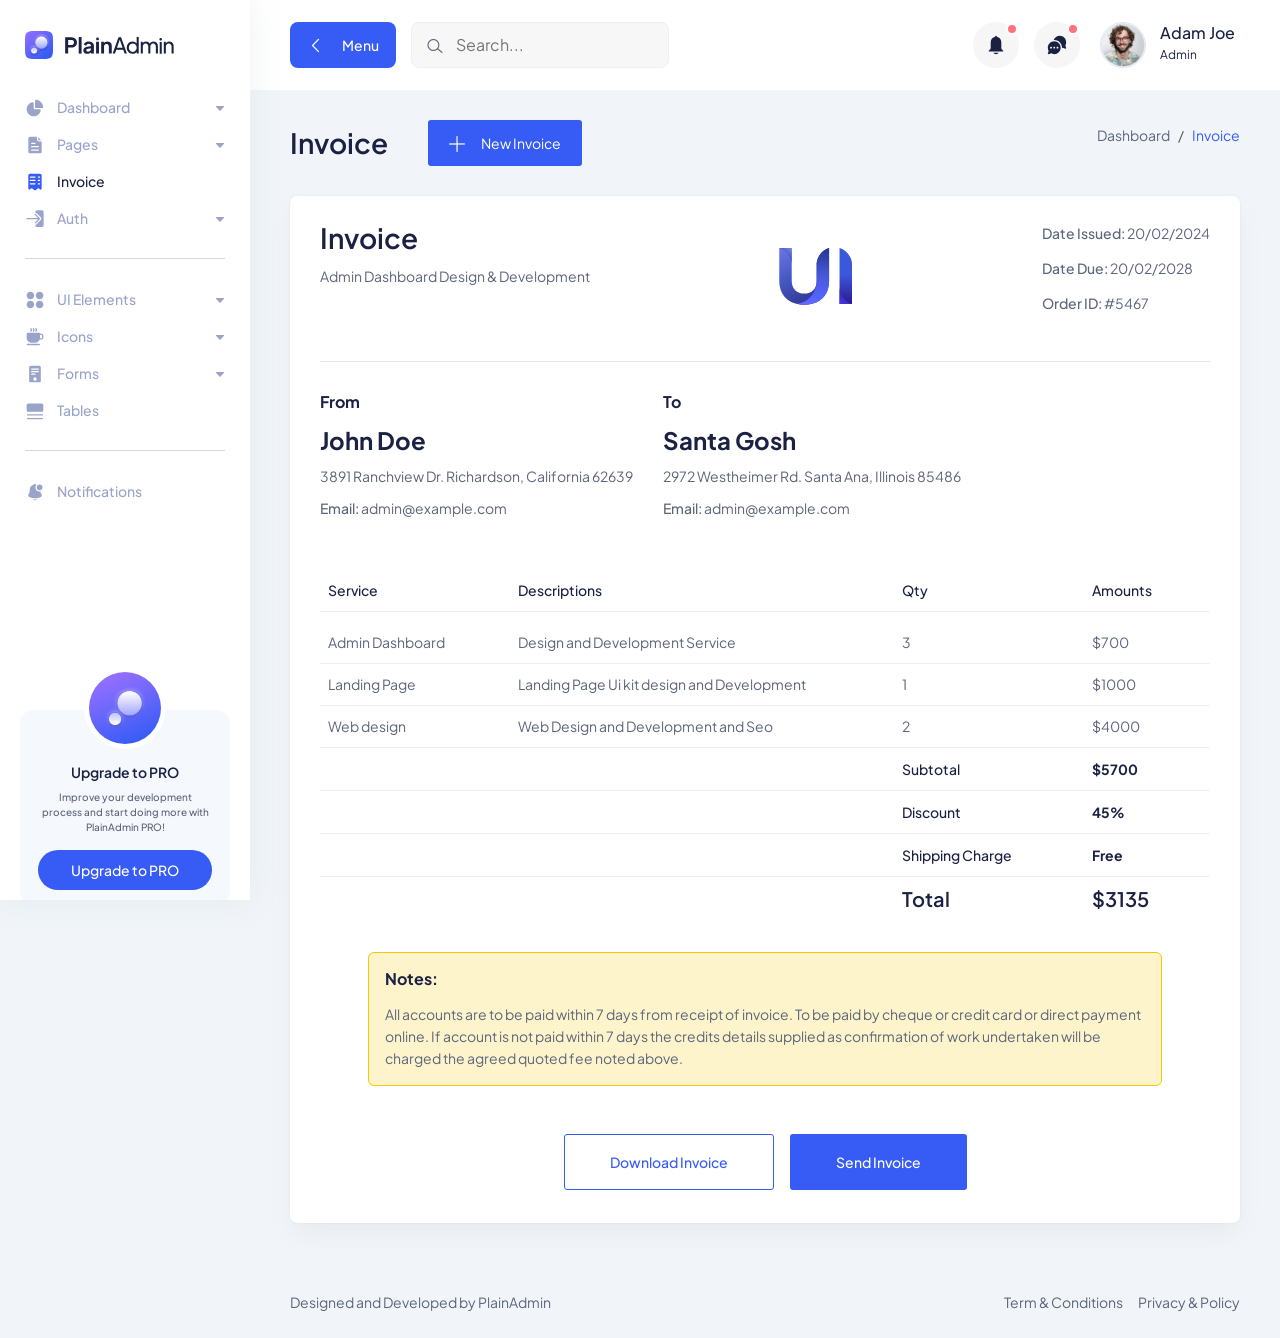
<file: dashboard/plain-free-bootstrap-admin-template-main/invoice.html>
<!DOCTYPE html>
<html lang="en">
  <head>
    <meta charset="UTF-8" />
    <meta http-equiv="X-UA-Compatible" content="IE=edge" />
    <meta name="viewport" content="width=device-width, initial-scale=1.0" />
    <link rel="shortcut icon" href="assets/images/favicon.svg" type="image/x-icon" />
    <title>Invoice | PlainAdmin Demo</title>

    <!-- ========== All CSS files linkup ========= -->
    <link rel="stylesheet" href="assets/css/bootstrap.min.css" />
    <link rel="stylesheet" href="assets/css/lineicons.css" />
    <link rel="stylesheet" href="assets/css/materialdesignicons.min.css" />
    <link rel="stylesheet" href="assets/css/fullcalendar.css" />
    <link rel="stylesheet" href="assets/css/main.css" />
  </head>
  <body>
    <!-- ======== Preloader =========== -->
    <div id="preloader">
      <div class="spinner"></div>
    </div>
    <!-- ======== Preloader =========== -->

    <!-- ======== sidebar-nav start =========== -->
    <aside class="sidebar-nav-wrapper">
      <div class="navbar-logo">
        <a href="index.html">
          <img src="assets/images/logo/logo.svg" alt="logo" />
        </a>
      </div>
      <nav class="sidebar-nav">
        <ul>
          <li class="nav-item nav-item-has-children">
            <a
              href="#0"
              class="collapsed"
              data-bs-toggle="collapse"
              data-bs-target="#ddmenu_1"
              aria-controls="ddmenu_1"
              aria-expanded="false"
              aria-label="Toggle navigation"
            >
              <span class="icon">
                <svg width="20" height="20" viewBox="0 0 20 20" fill="none" xmlns="http://www.w3.org/2000/svg">
                  <path
                    d="M8.74999 18.3333C12.2376 18.3333 15.1364 15.8128 15.7244 12.4941C15.8448 11.8143 15.2737 11.25 14.5833 11.25H9.99999C9.30966 11.25 8.74999 10.6903 8.74999 10V5.41666C8.74999 4.7263 8.18563 4.15512 7.50586 4.27556C4.18711 4.86357 1.66666 7.76243 1.66666 11.25C1.66666 15.162 4.83797 18.3333 8.74999 18.3333Z" />
                  <path
                    d="M17.0833 10C17.7737 10 18.3432 9.43708 18.2408 8.75433C17.7005 5.14918 14.8508 2.29947 11.2457 1.75912C10.5629 1.6568 10 2.2263 10 2.91665V9.16666C10 9.62691 10.3731 10 10.8333 10H17.0833Z" />
                </svg>
              </span>
              <span class="text">Dashboard</span>
            </a>
            <ul id="ddmenu_1" class="collapse dropdown-nav">
              <li>
                <a href="index.html"> eCommerce </a>
              </li>
            </ul>
          </li>
          <li class="nav-item nav-item-has-children">
            <a
              href="#0"
              class="collapsed"
              data-bs-toggle="collapse"
              data-bs-target="#ddmenu_2"
              aria-controls="ddmenu_2"
              aria-expanded="false"
              aria-label="Toggle navigation"
            >
              <span class="icon">
                <svg width="20" height="20" viewBox="0 0 20 20" fill="none" xmlns="http://www.w3.org/2000/svg">
                  <path
                    d="M11.8097 1.66667C11.8315 1.66667 11.8533 1.6671 11.875 1.66796V4.16667C11.875 5.43232 12.901 6.45834 14.1667 6.45834H16.6654C16.6663 6.48007 16.6667 6.50186 16.6667 6.5237V16.6667C16.6667 17.5872 15.9205 18.3333 15 18.3333H5.00001C4.07954 18.3333 3.33334 17.5872 3.33334 16.6667V3.33334C3.33334 2.41286 4.07954 1.66667 5.00001 1.66667H11.8097ZM6.66668 7.70834C6.3215 7.70834 6.04168 7.98816 6.04168 8.33334C6.04168 8.67851 6.3215 8.95834 6.66668 8.95834H10C10.3452 8.95834 10.625 8.67851 10.625 8.33334C10.625 7.98816 10.3452 7.70834 10 7.70834H6.66668ZM6.04168 11.6667C6.04168 12.0118 6.3215 12.2917 6.66668 12.2917H13.3333C13.6785 12.2917 13.9583 12.0118 13.9583 11.6667C13.9583 11.3215 13.6785 11.0417 13.3333 11.0417H6.66668C6.3215 11.0417 6.04168 11.3215 6.04168 11.6667ZM6.66668 14.375C6.3215 14.375 6.04168 14.6548 6.04168 15C6.04168 15.3452 6.3215 15.625 6.66668 15.625H13.3333C13.6785 15.625 13.9583 15.3452 13.9583 15C13.9583 14.6548 13.6785 14.375 13.3333 14.375H6.66668Z" />
                  <path
                    d="M13.125 2.29167L16.0417 5.20834H14.1667C13.5913 5.20834 13.125 4.74197 13.125 4.16667V2.29167Z" />
                </svg>
              </span>
              <span class="text">Pages</span>
            </a>
            <ul id="ddmenu_2" class="collapse dropdown-nav">
              <li>
                <a href="settings.html"> Settings </a>
              </li>
              <li>
                <a href="blank-page.html"> Blank Page </a>
              </li>
            </ul>
          </li>
          <li class="nav-item active">
            <a href="invoice.html">
              <span class="icon">
                <svg width="20" height="20" viewBox="0 0 20 20" fill="none" xmlns="http://www.w3.org/2000/svg">
                  <path
                    d="M3.33334 3.35442C3.33334 2.4223 4.07954 1.66666 5.00001 1.66666H15C15.9205 1.66666 16.6667 2.4223 16.6667 3.35442V16.8565C16.6667 17.5519 15.8827 17.9489 15.3333 17.5317L13.8333 16.3924C13.537 16.1673 13.1297 16.1673 12.8333 16.3924L10.5 18.1646C10.2037 18.3896 9.79634 18.3896 9.50001 18.1646L7.16668 16.3924C6.87038 16.1673 6.46298 16.1673 6.16668 16.3924L4.66668 17.5317C4.11731 17.9489 3.33334 17.5519 3.33334 16.8565V3.35442ZM4.79168 5.04218C4.79168 5.39173 5.0715 5.6751 5.41668 5.6751H10C10.3452 5.6751 10.625 5.39173 10.625 5.04218C10.625 4.69264 10.3452 4.40927 10 4.40927H5.41668C5.0715 4.40927 4.79168 4.69264 4.79168 5.04218ZM5.41668 7.7848C5.0715 7.7848 4.79168 8.06817 4.79168 8.41774C4.79168 8.76724 5.0715 9.05066 5.41668 9.05066H10C10.3452 9.05066 10.625 8.76724 10.625 8.41774C10.625 8.06817 10.3452 7.7848 10 7.7848H5.41668ZM4.79168 11.7932C4.79168 12.1428 5.0715 12.4262 5.41668 12.4262H10C10.3452 12.4262 10.625 12.1428 10.625 11.7932C10.625 11.4437 10.3452 11.1603 10 11.1603H5.41668C5.0715 11.1603 4.79168 11.4437 4.79168 11.7932ZM13.3333 4.40927C12.9882 4.40927 12.7083 4.69264 12.7083 5.04218C12.7083 5.39173 12.9882 5.6751 13.3333 5.6751H14.5833C14.9285 5.6751 15.2083 5.39173 15.2083 5.04218C15.2083 4.69264 14.9285 4.40927 14.5833 4.40927H13.3333ZM12.7083 8.41774C12.7083 8.76724 12.9882 9.05066 13.3333 9.05066H14.5833C14.9285 9.05066 15.2083 8.76724 15.2083 8.41774C15.2083 8.06817 14.9285 7.7848 14.5833 7.7848H13.3333C12.9882 7.7848 12.7083 8.06817 12.7083 8.41774ZM13.3333 11.1603C12.9882 11.1603 12.7083 11.4437 12.7083 11.7932C12.7083 12.1428 12.9882 12.4262 13.3333 12.4262H14.5833C14.9285 12.4262 15.2083 12.1428 15.2083 11.7932C15.2083 11.4437 14.9285 11.1603 14.5833 11.1603H13.3333Z" />
                </svg>
              </span>
              <span class="text">Invoice</span>
            </a>
          </li>
          <li class="nav-item nav-item-has-children">
            <a
              href="#0"
              class="collapsed"
              data-bs-toggle="collapse"
              data-bs-target="#ddmenu_3"
              aria-controls="ddmenu_3"
              aria-expanded="false"
              aria-label="Toggle navigation"
            >
              <span class="icon">
                <svg width="20" height="20" viewBox="0 0 20 20" fill="none" xmlns="http://www.w3.org/2000/svg">
                  <path
                    d="M14.9211 10.1294C15.1652 9.88534 15.1652 9.48967 14.9211 9.24559L10.7544 5.0789C10.5103 4.83482 10.1147 4.83482 9.87057 5.0789C9.62649 5.32297 9.62649 5.71871 9.87057 5.96278L12.9702 9.06251H1.97916C1.63398 9.06251 1.35416 9.34234 1.35416 9.68751C1.35416 10.0327 1.63398 10.3125 1.97916 10.3125H12.9702L9.87057 13.4123C9.62649 13.6563 9.62649 14.052 9.87057 14.2961C10.1147 14.5402 10.5103 14.5402 10.7544 14.2961L14.9211 10.1294Z" />
                  <path
                    d="M11.6383 15.18L15.805 11.0133C16.5373 10.2811 16.5373 9.09391 15.805 8.36166L11.6383 4.195C11.2722 3.82888 10.7923 3.64582 10.3125 3.64582V3.02082C10.3125 2.10035 11.0587 1.35416 11.9792 1.35416H16.9792C17.8997 1.35416 18.6458 2.10035 18.6458 3.02082V16.3542C18.6458 17.2747 17.8997 18.0208 16.9792 18.0208H11.9792C11.0587 18.0208 10.3125 17.2747 10.3125 16.3542V15.7292C10.7923 15.7292 11.2722 15.5461 11.6383 15.18Z" />
                </svg>
              </span>
              <span class="text">Auth</span>
            </a>
            <ul id="ddmenu_3" class="collapse dropdown-nav">
              <li>
                <a href="signin.html"> Sign In </a>
              </li>
              <li>
                <a href="signup.html"> Sign Up </a>
              </li>
            </ul>
          </li>
          <span class="divider">
            <hr />
          </span>
          <li class="nav-item nav-item-has-children">
            <a
              href="#0"
              class="collapsed"
              data-bs-toggle="collapse"
              data-bs-target="#ddmenu_4"
              aria-controls="ddmenu_4"
              aria-expanded="false"
              aria-label="Toggle navigation"
            >
              <span class="icon">
                <svg width="20" height="20" viewBox="0 0 20 20" fill="none" xmlns="http://www.w3.org/2000/svg">
                  <path
                    d="M1.66666 5.41669C1.66666 3.34562 3.34559 1.66669 5.41666 1.66669C7.48772 1.66669 9.16666 3.34562 9.16666 5.41669C9.16666 7.48775 7.48772 9.16669 5.41666 9.16669C3.34559 9.16669 1.66666 7.48775 1.66666 5.41669Z" />
                  <path
                    d="M1.66666 14.5834C1.66666 12.5123 3.34559 10.8334 5.41666 10.8334C7.48772 10.8334 9.16666 12.5123 9.16666 14.5834C9.16666 16.6545 7.48772 18.3334 5.41666 18.3334C3.34559 18.3334 1.66666 16.6545 1.66666 14.5834Z" />
                  <path
                    d="M10.8333 5.41669C10.8333 3.34562 12.5123 1.66669 14.5833 1.66669C16.6544 1.66669 18.3333 3.34562 18.3333 5.41669C18.3333 7.48775 16.6544 9.16669 14.5833 9.16669C12.5123 9.16669 10.8333 7.48775 10.8333 5.41669Z" />
                  <path
                    d="M10.8333 14.5834C10.8333 12.5123 12.5123 10.8334 14.5833 10.8334C16.6544 10.8334 18.3333 12.5123 18.3333 14.5834C18.3333 16.6545 16.6544 18.3334 14.5833 18.3334C12.5123 18.3334 10.8333 16.6545 10.8333 14.5834Z" />
                </svg>
              </span>
              <span class="text">UI Elements </span>
            </a>
            <ul id="ddmenu_4" class="collapse dropdown-nav">
              <li>
                <a href="alerts.html"> Alerts </a>
              </li>
              <li>
                <a href="buttons.html"> Buttons </a>
              </li>
              <li>
                <a href="cards.html"> Cards </a>
              </li>
              <li>
                <a href="typography.html"> Typography </a>
              </li>
            </ul>
          </li>
          <li class="nav-item nav-item-has-children">
            <a
              href="#0"
              class="collapsed"
              data-bs-toggle="collapse"
              data-bs-target="#ddmenu_55"
              aria-controls="ddmenu_55"
              aria-expanded="false"
              aria-label="Toggle navigation"
            >
              <span class="icon">
                <svg width="20" height="20" viewBox="0 0 20 20" fill="none" xmlns="http://www.w3.org/2000/svg">
                  <path
                    d="M5.48663 1.1466C5.77383 0.955131 6.16188 1.03274 6.35335 1.31994L6.87852 2.10769C7.20508 2.59755 7.20508 3.23571 6.87852 3.72556L6.35335 4.51331C6.16188 4.80052 5.77383 4.87813 5.48663 4.68666C5.19943 4.49519 5.12182 4.10715 5.31328 3.81994L5.83845 3.03219C5.88511 2.96221 5.88511 2.87105 5.83845 2.80106L5.31328 2.01331C5.12182 1.72611 5.19943 1.33806 5.48663 1.1466Z" />
                  <path
                    d="M2.49999 5.83331C2.03976 5.83331 1.66666 6.2064 1.66666 6.66665V10.8333C1.66666 13.5948 3.90523 15.8333 6.66666 15.8333H9.99999C12.1856 15.8333 14.0436 14.431 14.7235 12.4772C14.8134 12.4922 14.9058 12.5 15 12.5H16.6667C17.5872 12.5 18.3333 11.7538 18.3333 10.8333V8.33331C18.3333 7.41284 17.5872 6.66665 16.6667 6.66665H15C15 6.2064 14.6269 5.83331 14.1667 5.83331H2.49999ZM14.9829 11.2496C14.9942 11.1123 15 10.9735 15 10.8333V7.91665H16.6667C16.8967 7.91665 17.0833 8.10319 17.0833 8.33331V10.8333C17.0833 11.0634 16.8967 11.25 16.6667 11.25H15L14.9898 11.2498L14.9829 11.2496Z" />
                  <path
                    d="M8.85332 1.31994C8.6619 1.03274 8.27383 0.955131 7.98663 1.1466C7.69943 1.33806 7.62182 1.72611 7.81328 2.01331L8.33848 2.80106C8.38507 2.87105 8.38507 2.96221 8.33848 3.03219L7.81328 3.81994C7.62182 4.10715 7.69943 4.49519 7.98663 4.68666C8.27383 4.87813 8.6619 4.80052 8.85332 4.51331L9.37848 3.72556C9.70507 3.23571 9.70507 2.59755 9.37848 2.10769L8.85332 1.31994Z" />
                  <path
                    d="M10.4867 1.1466C10.7738 0.955131 11.1619 1.03274 11.3533 1.31994L11.8785 2.10769C12.2051 2.59755 12.2051 3.23571 11.8785 3.72556L11.3533 4.51331C11.1619 4.80052 10.7738 4.87813 10.4867 4.68666C10.1994 4.49519 10.1218 4.10715 10.3133 3.81994L10.8385 3.03219C10.8851 2.96221 10.8851 2.87105 10.8385 2.80106L10.3133 2.01331C10.1218 1.72611 10.1994 1.33806 10.4867 1.1466Z" />
                  <path
                    d="M2.49999 16.6667C2.03976 16.6667 1.66666 17.0398 1.66666 17.5C1.66666 17.9602 2.03976 18.3334 2.49999 18.3334H14.1667C14.6269 18.3334 15 17.9602 15 17.5C15 17.0398 14.6269 16.6667 14.1667 16.6667H2.49999Z" />
                </svg>
              </span>
              <span class="text">Icons</span>
            </a>
            <ul id="ddmenu_55" class="collapse dropdown-nav">
              <li>
                <a href="icons.html"> LineIcons </a>
              </li>
              <li>
                <a href="mdi-icons.html"> MDI Icons </a>
              </li>
            </ul>
          </li>
          <li class="nav-item nav-item-has-children">
            <a
              href="#0"
              class="collapsed"
              data-bs-toggle="collapse"
              data-bs-target="#ddmenu_5"
              aria-controls="ddmenu_5"
              aria-expanded="false"
              aria-label="Toggle navigation"
            >
              <span class="icon">
                <svg width="20" height="20" viewBox="0 0 20 20" fill="none" xmlns="http://www.w3.org/2000/svg">
                  <path
                    d="M4.16666 3.33335C4.16666 2.41288 4.91285 1.66669 5.83332 1.66669H14.1667C15.0872 1.66669 15.8333 2.41288 15.8333 3.33335V16.6667C15.8333 17.5872 15.0872 18.3334 14.1667 18.3334H5.83332C4.91285 18.3334 4.16666 17.5872 4.16666 16.6667V3.33335ZM6.04166 5.00002C6.04166 5.3452 6.32148 5.62502 6.66666 5.62502H13.3333C13.6785 5.62502 13.9583 5.3452 13.9583 5.00002C13.9583 4.65485 13.6785 4.37502 13.3333 4.37502H6.66666C6.32148 4.37502 6.04166 4.65485 6.04166 5.00002ZM6.66666 6.87502C6.32148 6.87502 6.04166 7.15485 6.04166 7.50002C6.04166 7.8452 6.32148 8.12502 6.66666 8.12502H13.3333C13.6785 8.12502 13.9583 7.8452 13.9583 7.50002C13.9583 7.15485 13.6785 6.87502 13.3333 6.87502H6.66666ZM6.04166 10C6.04166 10.3452 6.32148 10.625 6.66666 10.625H9.99999C10.3452 10.625 10.625 10.3452 10.625 10C10.625 9.65485 10.3452 9.37502 9.99999 9.37502H6.66666C6.32148 9.37502 6.04166 9.65485 6.04166 10ZM9.99999 16.6667C10.9205 16.6667 11.6667 15.9205 11.6667 15C11.6667 14.0795 10.9205 13.3334 9.99999 13.3334C9.07949 13.3334 8.33332 14.0795 8.33332 15C8.33332 15.9205 9.07949 16.6667 9.99999 16.6667Z" />
                </svg>
              </span>
              <span class="text"> Forms </span>
            </a>
            <ul id="ddmenu_5" class="collapse dropdown-nav">
              <li>
                <a href="form-elements.html"> Form Elements </a>
              </li>
            </ul>
          </li>
          <li class="nav-item">
            <a href="tables.html">
              <span class="icon">
                <svg width="20" height="20" viewBox="0 0 20 20" fill="none" xmlns="http://www.w3.org/2000/svg">
                  <path
                    d="M1.66666 4.16667C1.66666 3.24619 2.41285 2.5 3.33332 2.5H16.6667C17.5872 2.5 18.3333 3.24619 18.3333 4.16667V9.16667C18.3333 10.0872 17.5872 10.8333 16.6667 10.8333H3.33332C2.41285 10.8333 1.66666 10.0872 1.66666 9.16667V4.16667Z" />
                  <path
                    d="M1.875 13.75C1.875 13.4048 2.15483 13.125 2.5 13.125H17.5C17.8452 13.125 18.125 13.4048 18.125 13.75C18.125 14.0952 17.8452 14.375 17.5 14.375H2.5C2.15483 14.375 1.875 14.0952 1.875 13.75Z" />
                  <path
                    d="M2.5 16.875C2.15483 16.875 1.875 17.1548 1.875 17.5C1.875 17.8452 2.15483 18.125 2.5 18.125H17.5C17.8452 18.125 18.125 17.8452 18.125 17.5C18.125 17.1548 17.8452 16.875 17.5 16.875H2.5Z" />
                </svg>
              </span>
              <span class="text">Tables</span>
            </a>
          </li>
          <span class="divider"><hr /></span>

          <li class="nav-item">
            <a href="notification.html">
              <span class="icon">
                <svg width="20" height="20" viewBox="0 0 20 20" fill="none" xmlns="http://www.w3.org/2000/svg">
                  <path
                    d="M10.8333 2.50008C10.8333 2.03984 10.4602 1.66675 9.99999 1.66675C9.53975 1.66675 9.16666 2.03984 9.16666 2.50008C9.16666 2.96032 9.53975 3.33341 9.99999 3.33341C10.4602 3.33341 10.8333 2.96032 10.8333 2.50008Z" />
                  <path
                    d="M17.5 5.41673C17.5 7.02756 16.1942 8.33339 14.5833 8.33339C12.9725 8.33339 11.6667 7.02756 11.6667 5.41673C11.6667 3.80589 12.9725 2.50006 14.5833 2.50006C16.1942 2.50006 17.5 3.80589 17.5 5.41673Z" />
                  <path
                    d="M11.4272 2.69637C10.9734 2.56848 10.4947 2.50006 10 2.50006C7.10054 2.50006 4.75003 4.85057 4.75003 7.75006V9.20873C4.75003 9.72814 4.62082 10.2393 4.37404 10.6963L3.36705 12.5611C2.89938 13.4272 3.26806 14.5081 4.16749 14.9078C7.88074 16.5581 12.1193 16.5581 15.8326 14.9078C16.732 14.5081 17.1007 13.4272 16.633 12.5611L15.626 10.6963C15.43 10.3333 15.3081 9.93606 15.2663 9.52773C15.0441 9.56431 14.8159 9.58339 14.5833 9.58339C12.2822 9.58339 10.4167 7.71791 10.4167 5.41673C10.4167 4.37705 10.7975 3.42631 11.4272 2.69637Z" />
                  <path
                    d="M7.48901 17.1925C8.10004 17.8918 8.99841 18.3335 10 18.3335C11.0016 18.3335 11.9 17.8918 12.511 17.1925C10.8482 17.4634 9.15183 17.4634 7.48901 17.1925Z" />
                </svg>
              </span>
              <span class="text">Notifications</span>
            </a>
          </li>
        </ul>
      </nav>
      <div class="promo-box">
        <div class="promo-icon">
          <img class="mx-auto" src="./assets/images/logo/logo-icon-big.svg" alt="Logo">
        </div>
        <h3>Upgrade to PRO</h3>
        <p>Improve your development process and start doing more with PlainAdmin PRO!</p>
        <a href="https://plainadmin.com/pro" target="_blank" rel="nofollow" class="main-btn primary-btn btn-hover">
          Upgrade to PRO
        </a>
      </div>
    </aside>
    <div class="overlay"></div>
    <!-- ======== sidebar-nav end =========== -->

    <!-- ======== main-wrapper start =========== -->
    <main class="main-wrapper">
      <!-- ========== header start ========== -->
      <header class="header">
        <div class="container-fluid">
          <div class="row">
            <div class="col-lg-5 col-md-5 col-6">
              <div class="header-left d-flex align-items-center">
                <div class="menu-toggle-btn mr-15">
                  <button id="menu-toggle" class="main-btn primary-btn btn-hover">
                    <i class="lni lni-chevron-left me-2"></i> Menu
                  </button>
                </div>
                <div class="header-search d-none d-md-flex">
                  <form action="#">
                    <input type="text" placeholder="Search..." />
                    <button><i class="lni lni-search-alt"></i></button>
                  </form>
                </div>
              </div>
            </div>
            <div class="col-lg-7 col-md-7 col-6">
              <div class="header-right">
                <!-- notification start -->
                <div class="notification-box ml-15 d-none d-md-flex">
                  <button class="dropdown-toggle" type="button" id="notification" data-bs-toggle="dropdown"
                    aria-expanded="false">
                    <svg width="22" height="22" viewBox="0 0 22 22" fill="none" xmlns="http://www.w3.org/2000/svg">
                      <path
                        d="M11 20.1667C9.88317 20.1667 8.88718 19.63 8.23901 18.7917H13.761C13.113 19.63 12.1169 20.1667 11 20.1667Z"
                        fill="" />
                      <path
                        d="M10.1157 2.74999C10.1157 2.24374 10.5117 1.83333 11 1.83333C11.4883 1.83333 11.8842 2.24374 11.8842 2.74999V2.82604C14.3932 3.26245 16.3051 5.52474 16.3051 8.24999V14.287C16.3051 14.5301 16.3982 14.7633 16.564 14.9352L18.2029 16.6342C18.4814 16.9229 18.2842 17.4167 17.8903 17.4167H4.10961C3.71574 17.4167 3.5185 16.9229 3.797 16.6342L5.43589 14.9352C5.6017 14.7633 5.69485 14.5301 5.69485 14.287V8.24999C5.69485 5.52474 7.60672 3.26245 10.1157 2.82604V2.74999Z"
                        fill="" />
                    </svg>
                    <span></span>
                  </button>
                  <ul class="dropdown-menu dropdown-menu-end" aria-labelledby="notification">
                    <li>
                      <a href="#0">
                        <div class="image">
                          <img src="assets/images/lead/lead-6.png" alt="" />
                        </div>
                        <div class="content">
                          <h6>
                            John Doe
                            <span class="text-regular">
                              comment on a product.
                            </span>
                          </h6>
                          <p>
                            Lorem ipsum dolor sit amet, consect etur adipiscing
                            elit Vivamus tortor.
                          </p>
                          <span>10 mins ago</span>
                        </div>
                      </a>
                    </li>
                    <li>
                      <a href="#0">
                        <div class="image">
                          <img src="assets/images/lead/lead-1.png" alt="" />
                        </div>
                        <div class="content">
                          <h6>
                            Jonathon
                            <span class="text-regular">
                              like on a product.
                            </span>
                          </h6>
                          <p>
                            Lorem ipsum dolor sit amet, consect etur adipiscing
                            elit Vivamus tortor.
                          </p>
                          <span>10 mins ago</span>
                        </div>
                      </a>
                    </li>
                  </ul>
                </div>
                <!-- notification end -->
                <!-- message start -->
                <div class="header-message-box ml-15 d-none d-md-flex">
                  <button class="dropdown-toggle" type="button" id="message" data-bs-toggle="dropdown"
                    aria-expanded="false">
                    <svg width="22" height="22" viewBox="0 0 22 22" fill="none" xmlns="http://www.w3.org/2000/svg">
                      <path
                        d="M7.74866 5.97421C7.91444 5.96367 8.08162 5.95833 8.25005 5.95833C12.5532 5.95833 16.0417 9.4468 16.0417 13.75C16.0417 13.9184 16.0364 14.0856 16.0259 14.2514C16.3246 14.138 16.6127 14.003 16.8883 13.8482L19.2306 14.629C19.7858 14.8141 20.3141 14.2858 20.129 13.7306L19.3482 11.3882C19.8694 10.4604 20.1667 9.38996 20.1667 8.25C20.1667 4.70617 17.2939 1.83333 13.75 1.83333C11.0077 1.83333 8.66702 3.55376 7.74866 5.97421Z"
                        fill="" />
                      <path
                        d="M14.6667 13.75C14.6667 17.2938 11.7939 20.1667 8.25004 20.1667C7.11011 20.1667 6.03962 19.8694 5.11182 19.3482L2.76946 20.129C2.21421 20.3141 1.68597 19.7858 1.87105 19.2306L2.65184 16.8882C2.13062 15.9604 1.83338 14.89 1.83338 13.75C1.83338 10.2062 4.70622 7.33333 8.25004 7.33333C11.7939 7.33333 14.6667 10.2062 14.6667 13.75ZM5.95838 13.75C5.95838 13.2437 5.54797 12.8333 5.04171 12.8333C4.53545 12.8333 4.12504 13.2437 4.12504 13.75C4.12504 14.2563 4.53545 14.6667 5.04171 14.6667C5.54797 14.6667 5.95838 14.2563 5.95838 13.75ZM9.16671 13.75C9.16671 13.2437 8.7563 12.8333 8.25004 12.8333C7.74379 12.8333 7.33338 13.2437 7.33338 13.75C7.33338 14.2563 7.74379 14.6667 8.25004 14.6667C8.7563 14.6667 9.16671 14.2563 9.16671 13.75ZM11.4584 14.6667C11.9647 14.6667 12.375 14.2563 12.375 13.75C12.375 13.2437 11.9647 12.8333 11.4584 12.8333C10.9521 12.8333 10.5417 13.2437 10.5417 13.75C10.5417 14.2563 10.9521 14.6667 11.4584 14.6667Z"
                        fill="" />
                    </svg>
                    <span></span>
                  </button>
                  <ul class="dropdown-menu dropdown-menu-end" aria-labelledby="message">
                    <li>
                      <a href="#0">
                        <div class="image">
                          <img src="assets/images/lead/lead-5.png" alt="" />
                        </div>
                        <div class="content">
                          <h6>Jacob Jones</h6>
                          <p>Hey!I can across your profile and ...</p>
                          <span>10 mins ago</span>
                        </div>
                      </a>
                    </li>
                    <li>
                      <a href="#0">
                        <div class="image">
                          <img src="assets/images/lead/lead-3.png" alt="" />
                        </div>
                        <div class="content">
                          <h6>John Doe</h6>
                          <p>Would you mind please checking out</p>
                          <span>12 mins ago</span>
                        </div>
                      </a>
                    </li>
                    <li>
                      <a href="#0">
                        <div class="image">
                          <img src="assets/images/lead/lead-2.png" alt="" />
                        </div>
                        <div class="content">
                          <h6>Anee Lee</h6>
                          <p>Hey! are you available for freelance?</p>
                          <span>1h ago</span>
                        </div>
                      </a>
                    </li>
                  </ul>
                </div>
                <!-- message end -->
                <!-- profile start -->
                <div class="profile-box ml-15">
                  <button class="dropdown-toggle bg-transparent border-0" type="button" id="profile"
                    data-bs-toggle="dropdown" aria-expanded="false">
                    <div class="profile-info">
                      <div class="info">
                        <div class="image">
                          <img src="assets/images/profile/profile-image.png" alt="" />
                        </div>
                        <div>
                          <h6 class="fw-500">Adam Joe</h6>
                          <p>Admin</p>
                        </div>
                      </div>
                    </div>
                  </button>
                  <ul class="dropdown-menu dropdown-menu-end" aria-labelledby="profile">
                    <li>
                      <div class="author-info flex items-center !p-1">
                        <div class="image">
                          <img src="assets/images/profile/profile-image.png" alt="image">
                        </div>
                        <div class="content">
                          <h4 class="text-sm">Adam Joe</h4>
                          <a class="text-black/40 dark:text-white/40 hover:text-black dark:hover:text-white text-xs"
                            href="#">Email@gmail.com</a>
                        </div>
                      </div>
                    </li>
                    <li class="divider"></li>
                    <li>
                      <a href="#0">
                        <i class="lni lni-user"></i> View Profile
                      </a>
                    </li>
                    <li>
                      <a href="#0">
                        <i class="lni lni-alarm"></i> Notifications
                      </a>
                    </li>
                    <li>
                      <a href="#0"> <i class="lni lni-inbox"></i> Messages </a>
                    </li>
                    <li>
                      <a href="#0"> <i class="lni lni-cog"></i> Settings </a>
                    </li>
                    <li class="divider"></li>
                    <li>
                      <a href="#0"> <i class="lni lni-exit"></i> Sign Out </a>
                    </li>
                  </ul>
                </div>
                <!-- profile end -->
              </div>
            </div>
          </div>
        </div>
      </header>
      <!-- ========== header end ========== -->

      <!-- ========== section start ========== -->
      <section>
        <div class="container-fluid">
          <!-- ========== title-wrapper start ========== -->
          <div class="title-wrapper pt-30">
            <div class="row align-items-center">
              <div class="col-md-6">
                <div class="title d-flex align-items-center flex-wrap">
                  <h2 class="mr-40">Invoice</h2>
                  <a href="#0" class="main-btn primary-btn btn-hover btn-sm">
                    <i class="lni lni-plus mr-5"></i> New Invoice</a>
                </div>
              </div>
              <!-- end col -->
              <div class="col-md-6">
                <div class="breadcrumb-wrapper">
                  <nav aria-label="breadcrumb">
                    <ol class="breadcrumb">
                      <li class="breadcrumb-item">
                        <a href="#0">Dashboard</a>
                      </li>
                      <li class="breadcrumb-item active" aria-current="page">
                        Invoice
                      </li>
                    </ol>
                  </nav>
                </div>
              </div>
              <!-- end col -->
            </div>
            <!-- end row -->
          </div>
          <!-- ========== title-wrapper end ========== -->

          <!-- Invoice Wrapper Start -->
          <div class="invoice-wrapper">
            <div class="row">
              <div class="col-12">
                <div class="invoice-card card-style mb-30">
                  <div class="invoice-header">
                    <div class="invoice-for">
                      <h2 class="mb-10">Invoice</h2>
                      <p class="text-sm">
                        Admin Dashboard Design & Development
                      </p>
                    </div>
                    <div class="invoice-logo">
                      <img src="assets/images/invoice/uideck-logo.svg" alt="" />
                    </div>
                    <div class="invoice-date">
                      <p><span>Date Issued:</span> 20/02/2024</p>
                      <p><span>Date Due:</span> 20/02/2028</p>
                      <p><span>Order ID:</span> #5467</p>
                    </div>
                  </div>
                  <div class="invoice-address">
                    <div class="address-item">
                      <h5 class="text-bold">From</h5>
                      <h1>John Doe</h1>
                      <p class="text-sm">
                        3891 Ranchview Dr. Richardson, California 62639
                      </p>
                      <p class="text-sm">
                        <span class="text-medium">Email:</span>
                        admin@example.com
                      </p>
                    </div>
                    <div class="address-item">
                      <h5 class="text-bold">To</h5>
                      <h1>Santa Gosh</h1>
                      <p class="text-sm">
                        2972 Westheimer Rd. Santa Ana, Illinois 85486
                      </p>
                      <p class="text-sm">
                        <span class="text-medium">Email:</span>
                        admin@example.com
                      </p>
                    </div>
                  </div>
                  <div class="table-responsive">
                    <table class="invoice-table table">
                      <thead>
                        <tr>
                          <th class="service">
                            <h6 class="text-sm text-medium">Service</h6>
                          </th>
                          <th class="desc">
                            <h6 class="text-sm text-medium">Descriptions</h6>
                          </th>
                          <th class="qty">
                            <h6 class="text-sm text-medium">Qty</h6>
                          </th>
                          <th class="amount">
                            <h6 class="text-sm text-medium">Amounts</h6>
                          </th>
                        </tr>
                      </thead>
                      <tbody>
                        <tr>
                          <td>
                            <p class="text-sm">Admin Dashboard</p>
                          </td>
                          <td>
                            <p class="text-sm">
                              Design and Development Service
                            </p>
                          </td>
                          <td>
                            <p class="text-sm">3</p>
                          </td>
                          <td>
                            <p class="text-sm">$700</p>
                          </td>
                        </tr>
                        <tr>
                          <td>
                            <p class="text-sm">Landing Page</p>
                          </td>
                          <td>
                            <p class="text-sm">
                              Landing Page Ui kit design and Development
                            </p>
                          </td>
                          <td>
                            <p class="text-sm">1</p>
                          </td>
                          <td>
                            <p class="text-sm">$1000</p>
                          </td>
                        </tr>
                        <tr>
                          <td>
                            <p class="text-sm">Web design</p>
                          </td>
                          <td>
                            <p class="text-sm">
                              Web Design and Development and Seo
                            </p>
                          </td>
                          <td>
                            <p class="text-sm">2</p>
                          </td>
                          <td>
                            <p class="text-sm">$4000</p>
                          </td>
                        </tr>
                        <tr>
                          <td></td>
                          <td></td>
                          <td>
                            <h6 class="text-sm text-medium">Subtotal</h6>
                          </td>
                          <td>
                            <h6 class="text-sm text-bold">$5700</h6>
                          </td>
                        </tr>
                        <tr>
                          <td></td>
                          <td></td>
                          <td>
                            <h6 class="text-sm text-medium">Discount</h6>
                          </td>
                          <td>
                            <h6 class="text-sm text-bold">45%</h6>
                          </td>
                        </tr>
                        <tr>
                          <td></td>
                          <td></td>
                          <td>
                            <h6 class="text-sm text-medium">Shipping Charge</h6>
                          </td>
                          <td>
                            <h6 class="text-sm text-bold">Free</h6>
                          </td>
                        </tr>
                        <tr>
                          <td></td>
                          <td></td>
                          <td>
                            <h4>Total</h4>
                          </td>
                          <td>
                            <h4>$3135</h4>
                          </td>
                        </tr>
                      </tbody>
                    </table>
                  </div>
                  <div class="note-wrapper warning-alert py-4 px-sm-3 px-lg-5">
                    <div class="alert">
                      <h5 class="text-bold mb-15">Notes:</h5>
                      <p class="text-sm text-gray">
                        All accounts are to be paid within 7 days from receipt
                        of invoice. To be paid by cheque or credit card or
                        direct payment online. If account is not paid within 7
                        days the credits details supplied as confirmation of
                        work undertaken will be charged the agreed quoted fee
                        noted above.
                      </p>
                    </div>
                  </div>
                  <div class="invoice-action">
                    <ul class="d-flex flex-wrap align-items-center justify-content-center">
                      <li class="m-2">
                        <a href="#0" class="main-btn primary-btn-outline btn-hover">
                          Download Invoice
                        </a>
                      </li>
                      <li class="m-2">
                        <a href="#0" class="main-btn primary-btn btn-hover">
                          Send Invoice
                        </a>
                      </li>
                    </ul>
                  </div>
                </div>
                <!-- End Card -->
              </div>
              <!-- ENd Col -->
            </div>
            <!-- End Row -->
          </div>
          <!-- Invoice Wrapper End -->
        </div>
        <!-- end container -->
      </section>
      <!-- ========== section end ========== -->

      <!-- ========== footer start =========== -->
      <footer class="footer">
        <div class="container-fluid">
          <div class="row">
            <div class="col-md-6 order-last order-md-first">
              <div class="copyright text-center text-md-start">
                <p class="text-sm">
                  Designed and Developed by
                  <a href="https://plainadmin.com" rel="nofollow" target="_blank">
                    PlainAdmin
                  </a>
                </p>
              </div>
            </div>
            <!-- end col-->
            <div class="col-md-6">
              <div class="terms d-flex justify-content-center justify-content-md-end">
                <a href="#0" class="text-sm">Term & Conditions</a>
                <a href="#0" class="text-sm ml-15">Privacy & Policy</a>
              </div>
            </div>
          </div>
          <!-- end row -->
        </div>
        <!-- end container -->
      </footer>
      <!-- ========== footer end =========== -->
    </main>
    <!-- ======== main-wrapper end =========== -->

    <!-- ========= All Javascript files linkup ======== -->
    <script src="assets/js/bootstrap.bundle.min.js"></script>
    <script src="assets/js/Chart.min.js"></script>
    <script src="assets/js/dynamic-pie-chart.js"></script>
    <script src="assets/js/moment.min.js"></script>
    <script src="assets/js/fullcalendar.js"></script>
    <script src="assets/js/jvectormap.min.js"></script>
    <script src="assets/js/world-merc.js"></script>
    <script src="assets/js/polyfill.js"></script>
    <script src="assets/js/main.js"></script>
  </body>
</html>
</file>
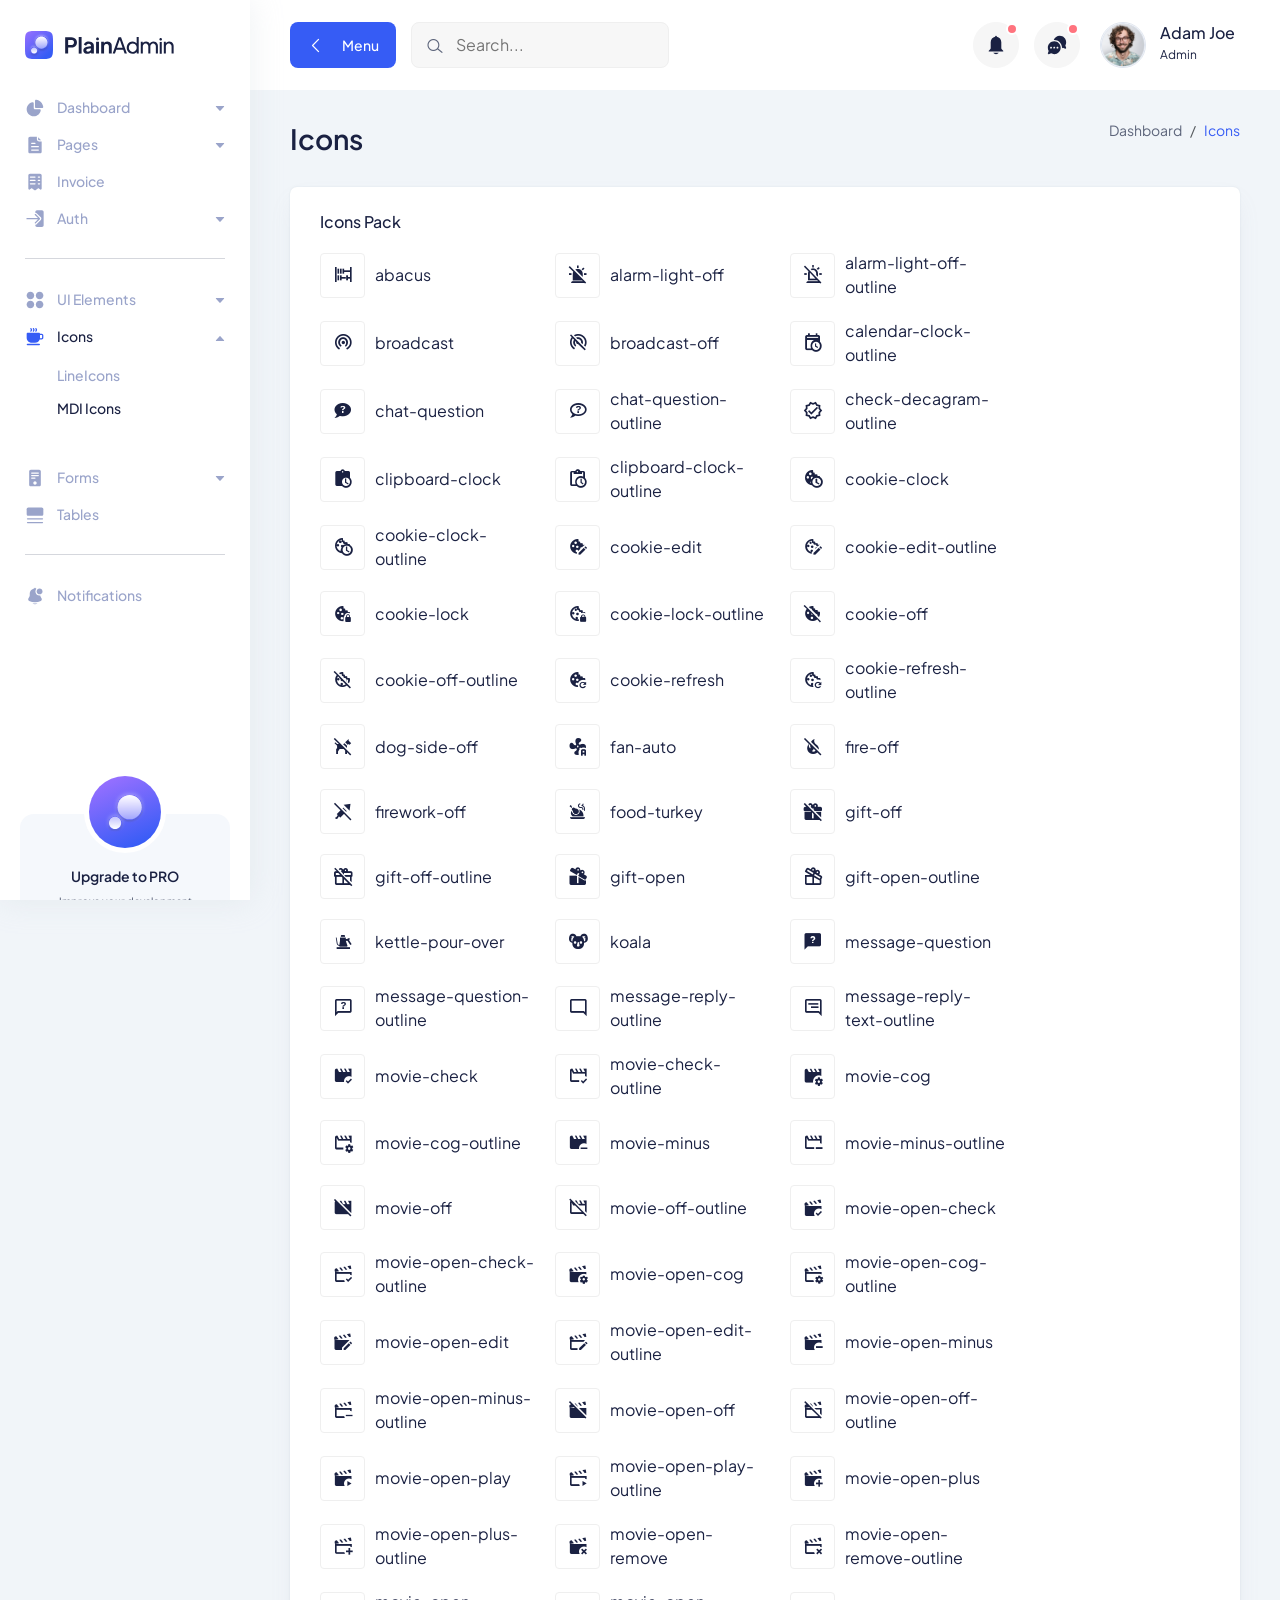
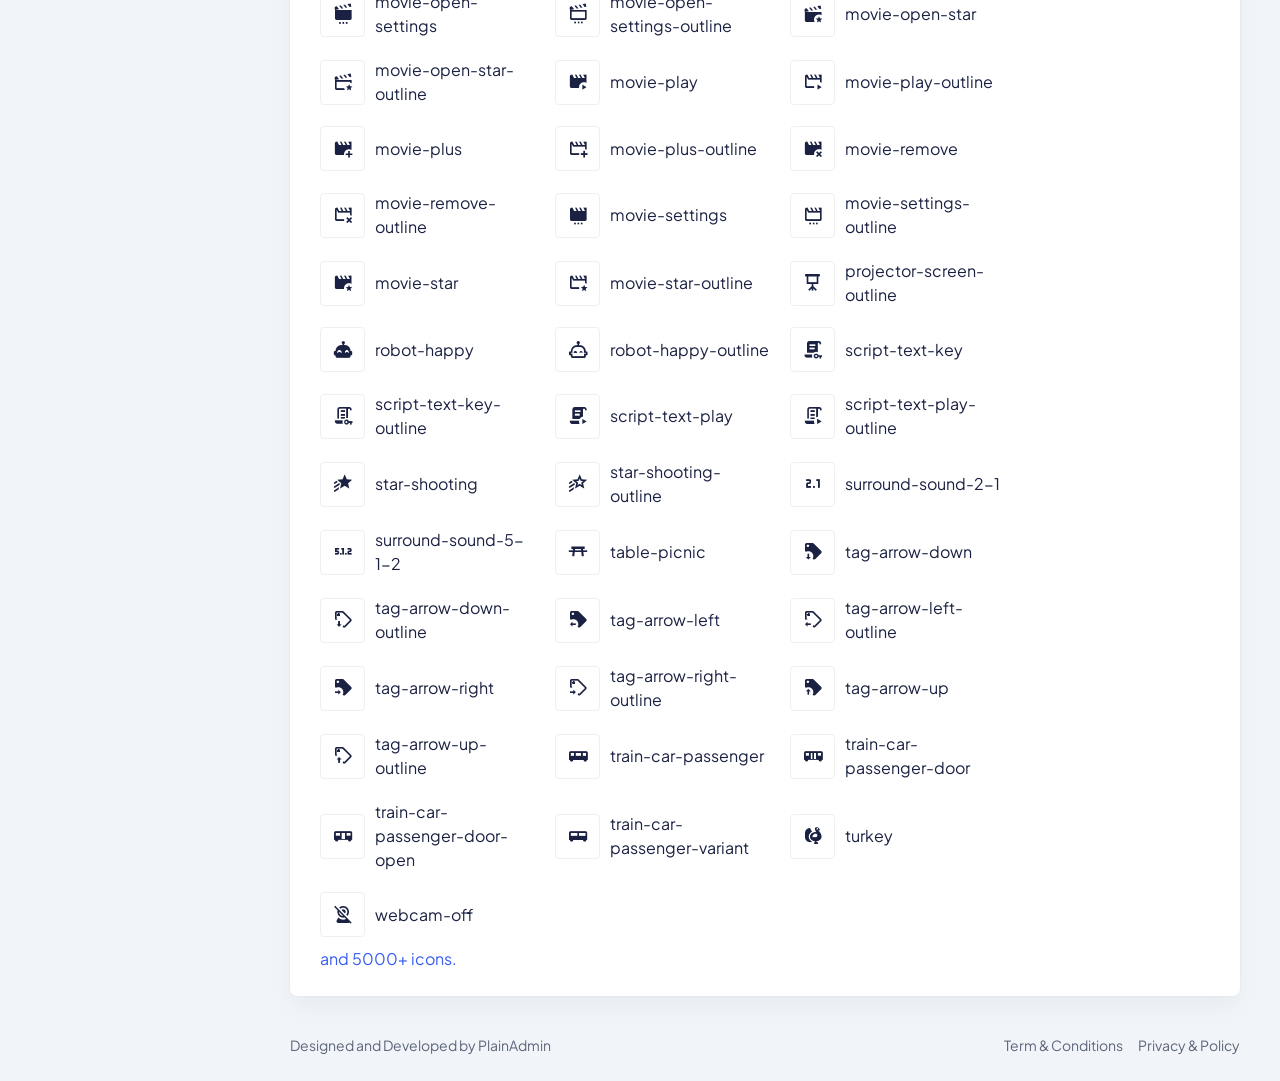
<file: dashboard/plain-free-bootstrap-admin-template-main/mdi-icons.html>
<!DOCTYPE html>
<html lang="en">
  <head>
    <meta charset="UTF-8" />
    <meta http-equiv="X-UA-Compatible" content="IE=edge" />
    <meta name="viewport" content="width=device-width, initial-scale=1.0" />
    <link rel="shortcut icon" href="assets/images/favicon.svg" type="image/x-icon" />
    <title>Material Design Icons | PlainAdmin Demo</title>

    <!-- ========== All CSS files linkup ========= -->
    <link rel="stylesheet" href="assets/css/bootstrap.min.css" />
    <link rel="stylesheet" href="assets/css/lineicons.css" />
    <link rel="stylesheet" href="assets/css/materialdesignicons.min.css" />
    <link rel="stylesheet" href="assets/css/fullcalendar.css" />
    <link rel="stylesheet" href="assets/css/main.css" />
  </head>
  <body>
    <!-- ======== Preloader =========== -->
    <div id="preloader">
      <div class="spinner"></div>
    </div>
    <!-- ======== Preloader =========== -->

    <!-- ======== sidebar-nav start =========== -->
    <aside class="sidebar-nav-wrapper">
      <div class="navbar-logo">
        <a href="index.html">
          <img src="assets/images/logo/logo.svg" alt="logo" />
        </a>
      </div>
      <nav class="sidebar-nav">
        <ul>
          <li class="nav-item nav-item-has-children">
            <a
              href="#0"
              class="collapsed"
              data-bs-toggle="collapse"
              data-bs-target="#ddmenu_1"
              aria-controls="ddmenu_1"
              aria-expanded="false"
              aria-label="Toggle navigation"
            >
              <span class="icon">
                <svg width="20" height="20" viewBox="0 0 20 20" fill="none" xmlns="http://www.w3.org/2000/svg">
                  <path
                    d="M8.74999 18.3333C12.2376 18.3333 15.1364 15.8128 15.7244 12.4941C15.8448 11.8143 15.2737 11.25 14.5833 11.25H9.99999C9.30966 11.25 8.74999 10.6903 8.74999 10V5.41666C8.74999 4.7263 8.18563 4.15512 7.50586 4.27556C4.18711 4.86357 1.66666 7.76243 1.66666 11.25C1.66666 15.162 4.83797 18.3333 8.74999 18.3333Z" />
                  <path
                    d="M17.0833 10C17.7737 10 18.3432 9.43708 18.2408 8.75433C17.7005 5.14918 14.8508 2.29947 11.2457 1.75912C10.5629 1.6568 10 2.2263 10 2.91665V9.16666C10 9.62691 10.3731 10 10.8333 10H17.0833Z" />
                </svg>
              </span>
              <span class="text">Dashboard</span>
            </a>
            <ul id="ddmenu_1" class="collapse dropdown-nav">
              <li>
                <a href="index.html"> eCommerce </a>
              </li>
            </ul>
          </li>
          <li class="nav-item nav-item-has-children">
            <a
              href="#0"
              class="collapsed"
              data-bs-toggle="collapse"
              data-bs-target="#ddmenu_2"
              aria-controls="ddmenu_2"
              aria-expanded="false"
              aria-label="Toggle navigation"
            >
              <span class="icon">
                <svg width="20" height="20" viewBox="0 0 20 20" fill="none" xmlns="http://www.w3.org/2000/svg">
                  <path
                    d="M11.8097 1.66667C11.8315 1.66667 11.8533 1.6671 11.875 1.66796V4.16667C11.875 5.43232 12.901 6.45834 14.1667 6.45834H16.6654C16.6663 6.48007 16.6667 6.50186 16.6667 6.5237V16.6667C16.6667 17.5872 15.9205 18.3333 15 18.3333H5.00001C4.07954 18.3333 3.33334 17.5872 3.33334 16.6667V3.33334C3.33334 2.41286 4.07954 1.66667 5.00001 1.66667H11.8097ZM6.66668 7.70834C6.3215 7.70834 6.04168 7.98816 6.04168 8.33334C6.04168 8.67851 6.3215 8.95834 6.66668 8.95834H10C10.3452 8.95834 10.625 8.67851 10.625 8.33334C10.625 7.98816 10.3452 7.70834 10 7.70834H6.66668ZM6.04168 11.6667C6.04168 12.0118 6.3215 12.2917 6.66668 12.2917H13.3333C13.6785 12.2917 13.9583 12.0118 13.9583 11.6667C13.9583 11.3215 13.6785 11.0417 13.3333 11.0417H6.66668C6.3215 11.0417 6.04168 11.3215 6.04168 11.6667ZM6.66668 14.375C6.3215 14.375 6.04168 14.6548 6.04168 15C6.04168 15.3452 6.3215 15.625 6.66668 15.625H13.3333C13.6785 15.625 13.9583 15.3452 13.9583 15C13.9583 14.6548 13.6785 14.375 13.3333 14.375H6.66668Z" />
                  <path
                    d="M13.125 2.29167L16.0417 5.20834H14.1667C13.5913 5.20834 13.125 4.74197 13.125 4.16667V2.29167Z" />
                </svg>
              </span>
              <span class="text">Pages</span>
            </a>
            <ul id="ddmenu_2" class="collapse dropdown-nav">
              <li>
                <a href="settings.html"> Settings </a>
              </li>
              <li>
                <a href="blank-page.html"> Blank Page </a>
              </li>
            </ul>
          </li>
          <li class="nav-item">
            <a href="invoice.html">
              <span class="icon">
                <svg width="20" height="20" viewBox="0 0 20 20" fill="none" xmlns="http://www.w3.org/2000/svg">
                  <path
                    d="M3.33334 3.35442C3.33334 2.4223 4.07954 1.66666 5.00001 1.66666H15C15.9205 1.66666 16.6667 2.4223 16.6667 3.35442V16.8565C16.6667 17.5519 15.8827 17.9489 15.3333 17.5317L13.8333 16.3924C13.537 16.1673 13.1297 16.1673 12.8333 16.3924L10.5 18.1646C10.2037 18.3896 9.79634 18.3896 9.50001 18.1646L7.16668 16.3924C6.87038 16.1673 6.46298 16.1673 6.16668 16.3924L4.66668 17.5317C4.11731 17.9489 3.33334 17.5519 3.33334 16.8565V3.35442ZM4.79168 5.04218C4.79168 5.39173 5.0715 5.6751 5.41668 5.6751H10C10.3452 5.6751 10.625 5.39173 10.625 5.04218C10.625 4.69264 10.3452 4.40927 10 4.40927H5.41668C5.0715 4.40927 4.79168 4.69264 4.79168 5.04218ZM5.41668 7.7848C5.0715 7.7848 4.79168 8.06817 4.79168 8.41774C4.79168 8.76724 5.0715 9.05066 5.41668 9.05066H10C10.3452 9.05066 10.625 8.76724 10.625 8.41774C10.625 8.06817 10.3452 7.7848 10 7.7848H5.41668ZM4.79168 11.7932C4.79168 12.1428 5.0715 12.4262 5.41668 12.4262H10C10.3452 12.4262 10.625 12.1428 10.625 11.7932C10.625 11.4437 10.3452 11.1603 10 11.1603H5.41668C5.0715 11.1603 4.79168 11.4437 4.79168 11.7932ZM13.3333 4.40927C12.9882 4.40927 12.7083 4.69264 12.7083 5.04218C12.7083 5.39173 12.9882 5.6751 13.3333 5.6751H14.5833C14.9285 5.6751 15.2083 5.39173 15.2083 5.04218C15.2083 4.69264 14.9285 4.40927 14.5833 4.40927H13.3333ZM12.7083 8.41774C12.7083 8.76724 12.9882 9.05066 13.3333 9.05066H14.5833C14.9285 9.05066 15.2083 8.76724 15.2083 8.41774C15.2083 8.06817 14.9285 7.7848 14.5833 7.7848H13.3333C12.9882 7.7848 12.7083 8.06817 12.7083 8.41774ZM13.3333 11.1603C12.9882 11.1603 12.7083 11.4437 12.7083 11.7932C12.7083 12.1428 12.9882 12.4262 13.3333 12.4262H14.5833C14.9285 12.4262 15.2083 12.1428 15.2083 11.7932C15.2083 11.4437 14.9285 11.1603 14.5833 11.1603H13.3333Z" />
                </svg>
              </span>
              <span class="text">Invoice</span>
            </a>
          </li>
          <li class="nav-item nav-item-has-children">
            <a
              href="#0"
              class="collapsed"
              data-bs-toggle="collapse"
              data-bs-target="#ddmenu_3"
              aria-controls="ddmenu_3"
              aria-expanded="false"
              aria-label="Toggle navigation"
            >
              <span class="icon">
                <svg width="20" height="20" viewBox="0 0 20 20" fill="none" xmlns="http://www.w3.org/2000/svg">
                  <path
                    d="M14.9211 10.1294C15.1652 9.88534 15.1652 9.48967 14.9211 9.24559L10.7544 5.0789C10.5103 4.83482 10.1147 4.83482 9.87057 5.0789C9.62649 5.32297 9.62649 5.71871 9.87057 5.96278L12.9702 9.06251H1.97916C1.63398 9.06251 1.35416 9.34234 1.35416 9.68751C1.35416 10.0327 1.63398 10.3125 1.97916 10.3125H12.9702L9.87057 13.4123C9.62649 13.6563 9.62649 14.052 9.87057 14.2961C10.1147 14.5402 10.5103 14.5402 10.7544 14.2961L14.9211 10.1294Z" />
                  <path
                    d="M11.6383 15.18L15.805 11.0133C16.5373 10.2811 16.5373 9.09391 15.805 8.36166L11.6383 4.195C11.2722 3.82888 10.7923 3.64582 10.3125 3.64582V3.02082C10.3125 2.10035 11.0587 1.35416 11.9792 1.35416H16.9792C17.8997 1.35416 18.6458 2.10035 18.6458 3.02082V16.3542C18.6458 17.2747 17.8997 18.0208 16.9792 18.0208H11.9792C11.0587 18.0208 10.3125 17.2747 10.3125 16.3542V15.7292C10.7923 15.7292 11.2722 15.5461 11.6383 15.18Z" />
                </svg>
              </span>
              <span class="text">Auth</span>
            </a>
            <ul id="ddmenu_3" class="collapse dropdown-nav">
              <li>
                <a href="signin.html"> Sign In </a>
              </li>
              <li>
                <a href="signup.html"> Sign Up </a>
              </li>
            </ul>
          </li>
          <span class="divider"><hr /></span>
          <li class="nav-item nav-item-has-children">
            <a
              href="#0"
              class="collapsed"
              data-bs-toggle="collapse"
              data-bs-target="#ddmenu_4"
              aria-controls="ddmenu_4"
              aria-expanded="false"
              aria-label="Toggle navigation"
            >
              <span class="icon">
                <svg width="20" height="20" viewBox="0 0 20 20" fill="none" xmlns="http://www.w3.org/2000/svg">
                  <path
                    d="M1.66666 5.41669C1.66666 3.34562 3.34559 1.66669 5.41666 1.66669C7.48772 1.66669 9.16666 3.34562 9.16666 5.41669C9.16666 7.48775 7.48772 9.16669 5.41666 9.16669C3.34559 9.16669 1.66666 7.48775 1.66666 5.41669Z" />
                  <path
                    d="M1.66666 14.5834C1.66666 12.5123 3.34559 10.8334 5.41666 10.8334C7.48772 10.8334 9.16666 12.5123 9.16666 14.5834C9.16666 16.6545 7.48772 18.3334 5.41666 18.3334C3.34559 18.3334 1.66666 16.6545 1.66666 14.5834Z" />
                  <path
                    d="M10.8333 5.41669C10.8333 3.34562 12.5123 1.66669 14.5833 1.66669C16.6544 1.66669 18.3333 3.34562 18.3333 5.41669C18.3333 7.48775 16.6544 9.16669 14.5833 9.16669C12.5123 9.16669 10.8333 7.48775 10.8333 5.41669Z" />
                  <path
                    d="M10.8333 14.5834C10.8333 12.5123 12.5123 10.8334 14.5833 10.8334C16.6544 10.8334 18.3333 12.5123 18.3333 14.5834C18.3333 16.6545 16.6544 18.3334 14.5833 18.3334C12.5123 18.3334 10.8333 16.6545 10.8333 14.5834Z" />
                </svg>
              </span>
              <span class="text">UI Elements </span>
            </a>
            <ul id="ddmenu_4" class="collapse dropdown-nav">
              <li>
                <a href="alerts.html"> Alerts </a>
              </li>
              <li>
                <a href="buttons.html"> Buttons </a>
              </li>
              <li>
                <a href="cards.html"> Cards </a>
              </li>
              <li>
                <a href="typography.html"> Typography </a>
              </li>
            </ul>
          </li>
          <li class="nav-item nav-item-has-children">
            <a
              href="icons.html"
              class=""
              data-bs-toggle="collapse"
              data-bs-target="#ddmenu_55"
              aria-controls="ddmenu_55"
              aria-expanded="false"
              aria-label="Toggle navigation"
            >
              <span class="icon">
                <svg width="20" height="20" viewBox="0 0 20 20" fill="none" xmlns="http://www.w3.org/2000/svg">
                  <path
                    d="M5.48663 1.1466C5.77383 0.955131 6.16188 1.03274 6.35335 1.31994L6.87852 2.10769C7.20508 2.59755 7.20508 3.23571 6.87852 3.72556L6.35335 4.51331C6.16188 4.80052 5.77383 4.87813 5.48663 4.68666C5.19943 4.49519 5.12182 4.10715 5.31328 3.81994L5.83845 3.03219C5.88511 2.96221 5.88511 2.87105 5.83845 2.80106L5.31328 2.01331C5.12182 1.72611 5.19943 1.33806 5.48663 1.1466Z" />
                  <path
                    d="M2.49999 5.83331C2.03976 5.83331 1.66666 6.2064 1.66666 6.66665V10.8333C1.66666 13.5948 3.90523 15.8333 6.66666 15.8333H9.99999C12.1856 15.8333 14.0436 14.431 14.7235 12.4772C14.8134 12.4922 14.9058 12.5 15 12.5H16.6667C17.5872 12.5 18.3333 11.7538 18.3333 10.8333V8.33331C18.3333 7.41284 17.5872 6.66665 16.6667 6.66665H15C15 6.2064 14.6269 5.83331 14.1667 5.83331H2.49999ZM14.9829 11.2496C14.9942 11.1123 15 10.9735 15 10.8333V7.91665H16.6667C16.8967 7.91665 17.0833 8.10319 17.0833 8.33331V10.8333C17.0833 11.0634 16.8967 11.25 16.6667 11.25H15L14.9898 11.2498L14.9829 11.2496Z" />
                  <path
                    d="M8.85332 1.31994C8.6619 1.03274 8.27383 0.955131 7.98663 1.1466C7.69943 1.33806 7.62182 1.72611 7.81328 2.01331L8.33848 2.80106C8.38507 2.87105 8.38507 2.96221 8.33848 3.03219L7.81328 3.81994C7.62182 4.10715 7.69943 4.49519 7.98663 4.68666C8.27383 4.87813 8.6619 4.80052 8.85332 4.51331L9.37848 3.72556C9.70507 3.23571 9.70507 2.59755 9.37848 2.10769L8.85332 1.31994Z" />
                  <path
                    d="M10.4867 1.1466C10.7738 0.955131 11.1619 1.03274 11.3533 1.31994L11.8785 2.10769C12.2051 2.59755 12.2051 3.23571 11.8785 3.72556L11.3533 4.51331C11.1619 4.80052 10.7738 4.87813 10.4867 4.68666C10.1994 4.49519 10.1218 4.10715 10.3133 3.81994L10.8385 3.03219C10.8851 2.96221 10.8851 2.87105 10.8385 2.80106L10.3133 2.01331C10.1218 1.72611 10.1994 1.33806 10.4867 1.1466Z" />
                  <path
                    d="M2.49999 16.6667C2.03976 16.6667 1.66666 17.0398 1.66666 17.5C1.66666 17.9602 2.03976 18.3334 2.49999 18.3334H14.1667C14.6269 18.3334 15 17.9602 15 17.5C15 17.0398 14.6269 16.6667 14.1667 16.6667H2.49999Z" />
                </svg>
              </span>
              <span class="text">Icons</span>
            </a>
            <ul id="ddmenu_55" class="collapse show dropdown-nav">
              <li>
                <a href="icons.html"> LineIcons </a>
              </li>
              <li>
                <a href="mdi-icons.html" class="active"> MDI Icons </a>
              </li>
            </ul>
          </li>
          <li class="nav-item nav-item-has-children">
            <a
              href="#0"
              class="collapsed"
              data-bs-toggle="collapse"
              data-bs-target="#ddmenu_5"
              aria-controls="ddmenu_5"
              aria-expanded="false"
              aria-label="Toggle navigation"
            >
              <span class="icon">
                <svg width="20" height="20" viewBox="0 0 20 20" fill="none" xmlns="http://www.w3.org/2000/svg">
                  <path
                    d="M4.16666 3.33335C4.16666 2.41288 4.91285 1.66669 5.83332 1.66669H14.1667C15.0872 1.66669 15.8333 2.41288 15.8333 3.33335V16.6667C15.8333 17.5872 15.0872 18.3334 14.1667 18.3334H5.83332C4.91285 18.3334 4.16666 17.5872 4.16666 16.6667V3.33335ZM6.04166 5.00002C6.04166 5.3452 6.32148 5.62502 6.66666 5.62502H13.3333C13.6785 5.62502 13.9583 5.3452 13.9583 5.00002C13.9583 4.65485 13.6785 4.37502 13.3333 4.37502H6.66666C6.32148 4.37502 6.04166 4.65485 6.04166 5.00002ZM6.66666 6.87502C6.32148 6.87502 6.04166 7.15485 6.04166 7.50002C6.04166 7.8452 6.32148 8.12502 6.66666 8.12502H13.3333C13.6785 8.12502 13.9583 7.8452 13.9583 7.50002C13.9583 7.15485 13.6785 6.87502 13.3333 6.87502H6.66666ZM6.04166 10C6.04166 10.3452 6.32148 10.625 6.66666 10.625H9.99999C10.3452 10.625 10.625 10.3452 10.625 10C10.625 9.65485 10.3452 9.37502 9.99999 9.37502H6.66666C6.32148 9.37502 6.04166 9.65485 6.04166 10ZM9.99999 16.6667C10.9205 16.6667 11.6667 15.9205 11.6667 15C11.6667 14.0795 10.9205 13.3334 9.99999 13.3334C9.07949 13.3334 8.33332 14.0795 8.33332 15C8.33332 15.9205 9.07949 16.6667 9.99999 16.6667Z" />
                </svg>
              </span>
              <span class="text"> Forms </span>
            </a>
            <ul id="ddmenu_5" class="collapse dropdown-nav">
              <li>
                <a href="form-elements.html"> Form Elements </a>
              </li>
            </ul>
          </li>
          <li class="nav-item">
            <a href="tables.html">
              <span class="icon">
                <svg width="20" height="20" viewBox="0 0 20 20" fill="none" xmlns="http://www.w3.org/2000/svg">
                  <path
                    d="M1.66666 4.16667C1.66666 3.24619 2.41285 2.5 3.33332 2.5H16.6667C17.5872 2.5 18.3333 3.24619 18.3333 4.16667V9.16667C18.3333 10.0872 17.5872 10.8333 16.6667 10.8333H3.33332C2.41285 10.8333 1.66666 10.0872 1.66666 9.16667V4.16667Z" />
                  <path
                    d="M1.875 13.75C1.875 13.4048 2.15483 13.125 2.5 13.125H17.5C17.8452 13.125 18.125 13.4048 18.125 13.75C18.125 14.0952 17.8452 14.375 17.5 14.375H2.5C2.15483 14.375 1.875 14.0952 1.875 13.75Z" />
                  <path
                    d="M2.5 16.875C2.15483 16.875 1.875 17.1548 1.875 17.5C1.875 17.8452 2.15483 18.125 2.5 18.125H17.5C17.8452 18.125 18.125 17.8452 18.125 17.5C18.125 17.1548 17.8452 16.875 17.5 16.875H2.5Z" />
                </svg>
              </span>
              <span class="text">Tables</span>
            </a>
          </li>
          <span class="divider"><hr /></span>

          <li class="nav-item">
            <a href="notification.html">
              <span class="icon">
                <svg width="20" height="20" viewBox="0 0 20 20" fill="none" xmlns="http://www.w3.org/2000/svg">
                  <path
                    d="M10.8333 2.50008C10.8333 2.03984 10.4602 1.66675 9.99999 1.66675C9.53975 1.66675 9.16666 2.03984 9.16666 2.50008C9.16666 2.96032 9.53975 3.33341 9.99999 3.33341C10.4602 3.33341 10.8333 2.96032 10.8333 2.50008Z" />
                  <path
                    d="M17.5 5.41673C17.5 7.02756 16.1942 8.33339 14.5833 8.33339C12.9725 8.33339 11.6667 7.02756 11.6667 5.41673C11.6667 3.80589 12.9725 2.50006 14.5833 2.50006C16.1942 2.50006 17.5 3.80589 17.5 5.41673Z" />
                  <path
                    d="M11.4272 2.69637C10.9734 2.56848 10.4947 2.50006 10 2.50006C7.10054 2.50006 4.75003 4.85057 4.75003 7.75006V9.20873C4.75003 9.72814 4.62082 10.2393 4.37404 10.6963L3.36705 12.5611C2.89938 13.4272 3.26806 14.5081 4.16749 14.9078C7.88074 16.5581 12.1193 16.5581 15.8326 14.9078C16.732 14.5081 17.1007 13.4272 16.633 12.5611L15.626 10.6963C15.43 10.3333 15.3081 9.93606 15.2663 9.52773C15.0441 9.56431 14.8159 9.58339 14.5833 9.58339C12.2822 9.58339 10.4167 7.71791 10.4167 5.41673C10.4167 4.37705 10.7975 3.42631 11.4272 2.69637Z" />
                  <path
                    d="M7.48901 17.1925C8.10004 17.8918 8.99841 18.3335 10 18.3335C11.0016 18.3335 11.9 17.8918 12.511 17.1925C10.8482 17.4634 9.15183 17.4634 7.48901 17.1925Z" />
                </svg>
              </span>
              <span class="text">Notifications</span>
            </a>
          </li>
        </ul>
      </nav>
      <div class="promo-box">
        <div class="promo-icon">
          <img class="mx-auto" src="./assets/images/logo/logo-icon-big.svg" alt="Logo">
        </div>
        <h3>Upgrade to PRO</h3>
        <p>Improve your development process and start doing more with PlainAdmin PRO!</p>
        <a href="https://plainadmin.com/pro" target="_blank" rel="nofollow" class="main-btn primary-btn btn-hover">
          Upgrade to PRO
        </a>
      </div>
    </aside>
    <div class="overlay"></div>
    <!-- ======== sidebar-nav end =========== -->

    <!-- ======== main-wrapper start =========== -->
    <main class="main-wrapper">
      <!-- ========== header start ========== -->
      <header class="header">
        <div class="container-fluid">
          <div class="row">
            <div class="col-lg-5 col-md-5 col-6">
              <div class="header-left d-flex align-items-center">
                <div class="menu-toggle-btn mr-15">
                  <button id="menu-toggle" class="main-btn primary-btn btn-hover">
                    <i class="lni lni-chevron-left me-2"></i> Menu
                  </button>
                </div>
                <div class="header-search d-none d-md-flex">
                  <form action="#">
                    <input type="text" placeholder="Search..." />
                    <button><i class="lni lni-search-alt"></i></button>
                  </form>
                </div>
              </div>
            </div>
            <div class="col-lg-7 col-md-7 col-6">
              <div class="header-right">
                <!-- notification start -->
                <div class="notification-box ml-15 d-none d-md-flex">
                  <button class="dropdown-toggle" type="button" id="notification" data-bs-toggle="dropdown"
                    aria-expanded="false">
                    <svg width="22" height="22" viewBox="0 0 22 22" fill="none" xmlns="http://www.w3.org/2000/svg">
                      <path
                        d="M11 20.1667C9.88317 20.1667 8.88718 19.63 8.23901 18.7917H13.761C13.113 19.63 12.1169 20.1667 11 20.1667Z"
                        fill="" />
                      <path
                        d="M10.1157 2.74999C10.1157 2.24374 10.5117 1.83333 11 1.83333C11.4883 1.83333 11.8842 2.24374 11.8842 2.74999V2.82604C14.3932 3.26245 16.3051 5.52474 16.3051 8.24999V14.287C16.3051 14.5301 16.3982 14.7633 16.564 14.9352L18.2029 16.6342C18.4814 16.9229 18.2842 17.4167 17.8903 17.4167H4.10961C3.71574 17.4167 3.5185 16.9229 3.797 16.6342L5.43589 14.9352C5.6017 14.7633 5.69485 14.5301 5.69485 14.287V8.24999C5.69485 5.52474 7.60672 3.26245 10.1157 2.82604V2.74999Z"
                        fill="" />
                    </svg>
                    <span></span>
                  </button>
                  <ul class="dropdown-menu dropdown-menu-end" aria-labelledby="notification">
                    <li>
                      <a href="#0">
                        <div class="image">
                          <img src="assets/images/lead/lead-6.png" alt="" />
                        </div>
                        <div class="content">
                          <h6>
                            John Doe
                            <span class="text-regular">
                              comment on a product.
                            </span>
                          </h6>
                          <p>
                            Lorem ipsum dolor sit amet, consect etur adipiscing
                            elit Vivamus tortor.
                          </p>
                          <span>10 mins ago</span>
                        </div>
                      </a>
                    </li>
                    <li>
                      <a href="#0">
                        <div class="image">
                          <img src="assets/images/lead/lead-1.png" alt="" />
                        </div>
                        <div class="content">
                          <h6>
                            Jonathon
                            <span class="text-regular">
                              like on a product.
                            </span>
                          </h6>
                          <p>
                            Lorem ipsum dolor sit amet, consect etur adipiscing
                            elit Vivamus tortor.
                          </p>
                          <span>10 mins ago</span>
                        </div>
                      </a>
                    </li>
                  </ul>
                </div>
                <!-- notification end -->
                <!-- message start -->
                <div class="header-message-box ml-15 d-none d-md-flex">
                  <button class="dropdown-toggle" type="button" id="message" data-bs-toggle="dropdown"
                    aria-expanded="false">
                    <svg width="22" height="22" viewBox="0 0 22 22" fill="none" xmlns="http://www.w3.org/2000/svg">
                      <path
                        d="M7.74866 5.97421C7.91444 5.96367 8.08162 5.95833 8.25005 5.95833C12.5532 5.95833 16.0417 9.4468 16.0417 13.75C16.0417 13.9184 16.0364 14.0856 16.0259 14.2514C16.3246 14.138 16.6127 14.003 16.8883 13.8482L19.2306 14.629C19.7858 14.8141 20.3141 14.2858 20.129 13.7306L19.3482 11.3882C19.8694 10.4604 20.1667 9.38996 20.1667 8.25C20.1667 4.70617 17.2939 1.83333 13.75 1.83333C11.0077 1.83333 8.66702 3.55376 7.74866 5.97421Z"
                        fill="" />
                      <path
                        d="M14.6667 13.75C14.6667 17.2938 11.7939 20.1667 8.25004 20.1667C7.11011 20.1667 6.03962 19.8694 5.11182 19.3482L2.76946 20.129C2.21421 20.3141 1.68597 19.7858 1.87105 19.2306L2.65184 16.8882C2.13062 15.9604 1.83338 14.89 1.83338 13.75C1.83338 10.2062 4.70622 7.33333 8.25004 7.33333C11.7939 7.33333 14.6667 10.2062 14.6667 13.75ZM5.95838 13.75C5.95838 13.2437 5.54797 12.8333 5.04171 12.8333C4.53545 12.8333 4.12504 13.2437 4.12504 13.75C4.12504 14.2563 4.53545 14.6667 5.04171 14.6667C5.54797 14.6667 5.95838 14.2563 5.95838 13.75ZM9.16671 13.75C9.16671 13.2437 8.7563 12.8333 8.25004 12.8333C7.74379 12.8333 7.33338 13.2437 7.33338 13.75C7.33338 14.2563 7.74379 14.6667 8.25004 14.6667C8.7563 14.6667 9.16671 14.2563 9.16671 13.75ZM11.4584 14.6667C11.9647 14.6667 12.375 14.2563 12.375 13.75C12.375 13.2437 11.9647 12.8333 11.4584 12.8333C10.9521 12.8333 10.5417 13.2437 10.5417 13.75C10.5417 14.2563 10.9521 14.6667 11.4584 14.6667Z"
                        fill="" />
                    </svg>
                    <span></span>
                  </button>
                  <ul class="dropdown-menu dropdown-menu-end" aria-labelledby="message">
                    <li>
                      <a href="#0">
                        <div class="image">
                          <img src="assets/images/lead/lead-5.png" alt="" />
                        </div>
                        <div class="content">
                          <h6>Jacob Jones</h6>
                          <p>Hey!I can across your profile and ...</p>
                          <span>10 mins ago</span>
                        </div>
                      </a>
                    </li>
                    <li>
                      <a href="#0">
                        <div class="image">
                          <img src="assets/images/lead/lead-3.png" alt="" />
                        </div>
                        <div class="content">
                          <h6>John Doe</h6>
                          <p>Would you mind please checking out</p>
                          <span>12 mins ago</span>
                        </div>
                      </a>
                    </li>
                    <li>
                      <a href="#0">
                        <div class="image">
                          <img src="assets/images/lead/lead-2.png" alt="" />
                        </div>
                        <div class="content">
                          <h6>Anee Lee</h6>
                          <p>Hey! are you available for freelance?</p>
                          <span>1h ago</span>
                        </div>
                      </a>
                    </li>
                  </ul>
                </div>
                <!-- message end -->
                <!-- profile start -->
                <div class="profile-box ml-15">
                  <button class="dropdown-toggle bg-transparent border-0" type="button" id="profile"
                    data-bs-toggle="dropdown" aria-expanded="false">
                    <div class="profile-info">
                      <div class="info">
                        <div class="image">
                          <img src="assets/images/profile/profile-image.png" alt="" />
                        </div>
                        <div>
                          <h6 class="fw-500">Adam Joe</h6>
                          <p>Admin</p>
                        </div>
                      </div>
                    </div>
                  </button>
                  <ul class="dropdown-menu dropdown-menu-end" aria-labelledby="profile">
                    <li>
                      <div class="author-info flex items-center !p-1">
                        <div class="image">
                          <img src="assets/images/profile/profile-image.png" alt="image">
                        </div>
                        <div class="content">
                          <h4 class="text-sm">Adam Joe</h4>
                          <a class="text-black/40 dark:text-white/40 hover:text-black dark:hover:text-white text-xs"
                            href="#">Email@gmail.com</a>
                        </div>
                      </div>
                    </li>
                    <li class="divider"></li>
                    <li>
                      <a href="#0">
                        <i class="lni lni-user"></i> View Profile
                      </a>
                    </li>
                    <li>
                      <a href="#0">
                        <i class="lni lni-alarm"></i> Notifications
                      </a>
                    </li>
                    <li>
                      <a href="#0"> <i class="lni lni-inbox"></i> Messages </a>
                    </li>
                    <li>
                      <a href="#0"> <i class="lni lni-cog"></i> Settings </a>
                    </li>
                    <li class="divider"></li>
                    <li>
                      <a href="#0"> <i class="lni lni-exit"></i> Sign Out </a>
                    </li>
                  </ul>
                </div>
                <!-- profile end -->
              </div>
            </div>
          </div>
        </div>
      </header>
      <!-- ========== header end ========== -->

      <!-- ========== section start ========== -->
      <section class="section">
        <div class="container-fluid">
          <!-- ========== title-wrapper start ========== -->
          <div class="title-wrapper pt-30">
            <div class="row align-items-center">
              <div class="col-md-6">
                <div class="title">
                  <h2>Icons</h2>
                </div>
              </div>
              <!-- end col -->
              <div class="col-md-6">
                <div class="breadcrumb-wrapper">
                  <nav aria-label="breadcrumb">
                    <ol class="breadcrumb">
                      <li class="breadcrumb-item">
                        <a href="#0">Dashboard</a>
                      </li>
                      <li class="breadcrumb-item active" aria-current="page">
                        Icons
                      </li>
                    </ol>
                  </nav>
                </div>
              </div>
              <!-- end col -->
            </div>
            <!-- end row -->
          </div>
          <!-- ========== title-wrapper end ========== -->
          <div class="icons-wrapper">
            <div class="row">
              <div class="col-12">
                <div class="card-style">
                  <div class="title d-flex justify-content-between">
                    <div class="left">
                      <h6 class="text-medium mb-10">Icons Pack</h6>
                    </div>
                  </div>
                  <!-- End Title -->
                  <div class="icons" id="newIcons">
                    <div><i class="mdi mdi-abacus"></i><span>abacus</span></div>
                    <div>
                      <i class="mdi mdi-alarm-light-off"></i><span>alarm-light-off</span>
                    </div>
                    <div>
                      <i class="mdi mdi-alarm-light-off-outline"></i><span>alarm-light-off-outline</span>
                    </div>
                    <div>
                      <i class="mdi mdi-broadcast"></i><span>broadcast</span>
                    </div>
                    <div>
                      <i class="mdi mdi-broadcast-off"></i><span>broadcast-off</span>
                    </div>
                    <div>
                      <i class="mdi mdi-calendar-clock-outline"></i><span>calendar-clock-outline</span>
                    </div>
                    <div>
                      <i class="mdi mdi-chat-question"></i><span>chat-question</span>
                    </div>
                    <div>
                      <i class="mdi mdi-chat-question-outline"></i><span>chat-question-outline</span>
                    </div>
                    <div>
                      <i class="mdi mdi-check-decagram-outline"></i><span>check-decagram-outline</span>
                    </div>
                    <div>
                      <i class="mdi mdi-clipboard-clock"></i><span>clipboard-clock</span>
                    </div>
                    <div>
                      <i class="mdi mdi-clipboard-clock-outline"></i><span>clipboard-clock-outline</span>
                    </div>
                    <div>
                      <i class="mdi mdi-cookie-clock"></i><span>cookie-clock</span>
                    </div>
                    <div>
                      <i class="mdi mdi-cookie-clock-outline"></i><span>cookie-clock-outline</span>
                    </div>
                    <div>
                      <i class="mdi mdi-cookie-edit"></i><span>cookie-edit</span>
                    </div>
                    <div>
                      <i class="mdi mdi-cookie-edit-outline"></i><span>cookie-edit-outline</span>
                    </div>
                    <div>
                      <i class="mdi mdi-cookie-lock"></i><span>cookie-lock</span>
                    </div>
                    <div>
                      <i class="mdi mdi-cookie-lock-outline"></i><span>cookie-lock-outline</span>
                    </div>
                    <div>
                      <i class="mdi mdi-cookie-off"></i><span>cookie-off</span>
                    </div>
                    <div>
                      <i class="mdi mdi-cookie-off-outline"></i><span>cookie-off-outline</span>
                    </div>
                    <div>
                      <i class="mdi mdi-cookie-refresh"></i><span>cookie-refresh</span>
                    </div>
                    <div>
                      <i class="mdi mdi-cookie-refresh-outline"></i><span>cookie-refresh-outline</span>
                    </div>
                    <div>
                      <i class="mdi mdi-dog-side-off"></i><span>dog-side-off</span>
                    </div>
                    <div>
                      <i class="mdi mdi-fan-auto"></i><span>fan-auto</span>
                    </div>
                    <div>
                      <i class="mdi mdi-fire-off"></i><span>fire-off</span>
                    </div>
                    <div>
                      <i class="mdi mdi-firework-off"></i><span>firework-off</span>
                    </div>
                    <div>
                      <i class="mdi mdi-food-turkey"></i><span>food-turkey</span>
                    </div>
                    <div>
                      <i class="mdi mdi-gift-off"></i><span>gift-off</span>
                    </div>
                    <div>
                      <i class="mdi mdi-gift-off-outline"></i><span>gift-off-outline</span>
                    </div>
                    <div>
                      <i class="mdi mdi-gift-open"></i><span>gift-open</span>
                    </div>
                    <div>
                      <i class="mdi mdi-gift-open-outline"></i><span>gift-open-outline</span>
                    </div>
                    <div>
                      <i class="mdi mdi-kettle-pour-over"></i><span>kettle-pour-over</span>
                    </div>
                    <div><i class="mdi mdi-koala"></i><span>koala</span></div>
                    <div>
                      <i class="mdi mdi-message-question"></i><span>message-question</span>
                    </div>
                    <div>
                      <i class="mdi mdi-message-question-outline"></i><span>message-question-outline</span>
                    </div>
                    <div>
                      <i class="mdi mdi-message-reply-outline"></i><span>message-reply-outline</span>
                    </div>
                    <div>
                      <i class="mdi mdi-message-reply-text-outline"></i><span>message-reply-text-outline</span>
                    </div>
                    <div>
                      <i class="mdi mdi-movie-check"></i><span>movie-check</span>
                    </div>
                    <div>
                      <i class="mdi mdi-movie-check-outline"></i><span>movie-check-outline</span>
                    </div>
                    <div>
                      <i class="mdi mdi-movie-cog"></i><span>movie-cog</span>
                    </div>
                    <div>
                      <i class="mdi mdi-movie-cog-outline"></i><span>movie-cog-outline</span>
                    </div>
                    <div>
                      <i class="mdi mdi-movie-minus"></i><span>movie-minus</span>
                    </div>
                    <div>
                      <i class="mdi mdi-movie-minus-outline"></i><span>movie-minus-outline</span>
                    </div>
                    <div>
                      <i class="mdi mdi-movie-off"></i><span>movie-off</span>
                    </div>
                    <div>
                      <i class="mdi mdi-movie-off-outline"></i><span>movie-off-outline</span>
                    </div>
                    <div>
                      <i class="mdi mdi-movie-open-check"></i><span>movie-open-check</span>
                    </div>
                    <div>
                      <i class="mdi mdi-movie-open-check-outline"></i><span>movie-open-check-outline</span>
                    </div>
                    <div>
                      <i class="mdi mdi-movie-open-cog"></i><span>movie-open-cog</span>
                    </div>
                    <div>
                      <i class="mdi mdi-movie-open-cog-outline"></i><span>movie-open-cog-outline</span>
                    </div>
                    <div>
                      <i class="mdi mdi-movie-open-edit"></i><span>movie-open-edit</span>
                    </div>
                    <div>
                      <i class="mdi mdi-movie-open-edit-outline"></i><span>movie-open-edit-outline</span>
                    </div>
                    <div>
                      <i class="mdi mdi-movie-open-minus"></i><span>movie-open-minus</span>
                    </div>
                    <div>
                      <i class="mdi mdi-movie-open-minus-outline"></i><span>movie-open-minus-outline</span>
                    </div>
                    <div>
                      <i class="mdi mdi-movie-open-off"></i><span>movie-open-off</span>
                    </div>
                    <div>
                      <i class="mdi mdi-movie-open-off-outline"></i><span>movie-open-off-outline</span>
                    </div>
                    <div>
                      <i class="mdi mdi-movie-open-play"></i><span>movie-open-play</span>
                    </div>
                    <div>
                      <i class="mdi mdi-movie-open-play-outline"></i><span>movie-open-play-outline</span>
                    </div>
                    <div>
                      <i class="mdi mdi-movie-open-plus"></i><span>movie-open-plus</span>
                    </div>
                    <div>
                      <i class="mdi mdi-movie-open-plus-outline"></i><span>movie-open-plus-outline</span>
                    </div>
                    <div>
                      <i class="mdi mdi-movie-open-remove"></i><span>movie-open-remove</span>
                    </div>
                    <div>
                      <i class="mdi mdi-movie-open-remove-outline"></i><span>movie-open-remove-outline</span>
                    </div>
                    <div>
                      <i class="mdi mdi-movie-open-settings"></i><span>movie-open-settings</span>
                    </div>
                    <div>
                      <i class="mdi mdi-movie-open-settings-outline"></i><span>movie-open-settings-outline</span>
                    </div>
                    <div>
                      <i class="mdi mdi-movie-open-star"></i><span>movie-open-star</span>
                    </div>
                    <div>
                      <i class="mdi mdi-movie-open-star-outline"></i><span>movie-open-star-outline</span>
                    </div>
                    <div>
                      <i class="mdi mdi-movie-play"></i><span>movie-play</span>
                    </div>
                    <div>
                      <i class="mdi mdi-movie-play-outline"></i><span>movie-play-outline</span>
                    </div>
                    <div>
                      <i class="mdi mdi-movie-plus"></i><span>movie-plus</span>
                    </div>
                    <div>
                      <i class="mdi mdi-movie-plus-outline"></i><span>movie-plus-outline</span>
                    </div>
                    <div>
                      <i class="mdi mdi-movie-remove"></i><span>movie-remove</span>
                    </div>
                    <div>
                      <i class="mdi mdi-movie-remove-outline"></i><span>movie-remove-outline</span>
                    </div>
                    <div>
                      <i class="mdi mdi-movie-settings"></i><span>movie-settings</span>
                    </div>
                    <div>
                      <i class="mdi mdi-movie-settings-outline"></i><span>movie-settings-outline</span>
                    </div>
                    <div>
                      <i class="mdi mdi-movie-star"></i><span>movie-star</span>
                    </div>
                    <div>
                      <i class="mdi mdi-movie-star-outline"></i><span>movie-star-outline</span>
                    </div>
                    <div>
                      <i class="mdi mdi-projector-screen-outline"></i><span>projector-screen-outline</span>
                    </div>
                    <div>
                      <i class="mdi mdi-robot-happy"></i><span>robot-happy</span>
                    </div>
                    <div>
                      <i class="mdi mdi-robot-happy-outline"></i><span>robot-happy-outline</span>
                    </div>
                    <div>
                      <i class="mdi mdi-script-text-key"></i><span>script-text-key</span>
                    </div>
                    <div>
                      <i class="mdi mdi-script-text-key-outline"></i><span>script-text-key-outline</span>
                    </div>
                    <div>
                      <i class="mdi mdi-script-text-play"></i><span>script-text-play</span>
                    </div>
                    <div>
                      <i class="mdi mdi-script-text-play-outline"></i><span>script-text-play-outline</span>
                    </div>
                    <div>
                      <i class="mdi mdi-star-shooting"></i><span>star-shooting</span>
                    </div>
                    <div>
                      <i class="mdi mdi-star-shooting-outline"></i><span>star-shooting-outline</span>
                    </div>
                    <div>
                      <i class="mdi mdi-surround-sound-2-1"></i><span>surround-sound-2-1</span>
                    </div>
                    <div>
                      <i class="mdi mdi-surround-sound-5-1-2"></i><span>surround-sound-5-1-2</span>
                    </div>
                    <div>
                      <i class="mdi mdi-table-picnic"></i><span>table-picnic</span>
                    </div>
                    <div>
                      <i class="mdi mdi-tag-arrow-down"></i><span>tag-arrow-down</span>
                    </div>
                    <div>
                      <i class="mdi mdi-tag-arrow-down-outline"></i><span>tag-arrow-down-outline</span>
                    </div>
                    <div>
                      <i class="mdi mdi-tag-arrow-left"></i><span>tag-arrow-left</span>
                    </div>
                    <div>
                      <i class="mdi mdi-tag-arrow-left-outline"></i><span>tag-arrow-left-outline</span>
                    </div>
                    <div>
                      <i class="mdi mdi-tag-arrow-right"></i><span>tag-arrow-right</span>
                    </div>
                    <div>
                      <i class="mdi mdi-tag-arrow-right-outline"></i><span>tag-arrow-right-outline</span>
                    </div>
                    <div>
                      <i class="mdi mdi-tag-arrow-up"></i><span>tag-arrow-up</span>
                    </div>
                    <div>
                      <i class="mdi mdi-tag-arrow-up-outline"></i><span>tag-arrow-up-outline</span>
                    </div>
                    <div>
                      <i class="mdi mdi-train-car-passenger"></i><span>train-car-passenger</span>
                    </div>
                    <div>
                      <i class="mdi mdi-train-car-passenger-door"></i><span>train-car-passenger-door</span>
                    </div>
                    <div>
                      <i class="mdi mdi-train-car-passenger-door-open"></i><span>train-car-passenger-door-open</span>
                    </div>
                    <div>
                      <i class="mdi mdi-train-car-passenger-variant"></i><span>train-car-passenger-variant</span>
                    </div>
                    <div><i class="mdi mdi-turkey"></i><span>turkey</span></div>
                    <div>
                      <i class="mdi mdi-webcam-off"></i><span>webcam-off</span>
                    </div>
                  </div>

                  <a href="https://materialdesignicons.com/" class="text-primary">and 5000+ icons.</a>
                </div>
              </div>
            </div>
          </div>
        </div>
        <!-- end container -->
      </section>
      <!-- ========== section end ========== -->

      <!-- ========== footer start =========== -->
      <footer class="footer">
        <div class="container-fluid">
          <div class="row">
            <div class="col-md-6 order-last order-md-first">
              <div class="copyright text-center text-md-start">
                <p class="text-sm">
                  Designed and Developed by
                  <a href="https://plainadmin.com" rel="nofollow" target="_blank">
                    PlainAdmin
                  </a>
                </p>
              </div>
            </div>
            <!-- end col-->
            <div class="col-md-6">
              <div class="terms d-flex justify-content-center justify-content-md-end">
                <a href="#0" class="text-sm">Term & Conditions</a>
                <a href="#0" class="text-sm ml-15">Privacy & Policy</a>
              </div>
            </div>
          </div>
          <!-- end row -->
        </div>
        <!-- end container -->
      </footer>
      <!-- ========== footer end =========== -->
    </main>
    <!-- ======== main-wrapper end =========== -->

    <!-- ========= All Javascript files linkup ======== -->
    <script src="assets/js/bootstrap.bundle.min.js"></script>
    <script src="assets/js/Chart.min.js"></script>
    <script src="assets/js/dynamic-pie-chart.js"></script>
    <script src="assets/js/moment.min.js"></script>
    <script src="assets/js/fullcalendar.js"></script>
    <script src="assets/js/jvectormap.min.js"></script>
    <script src="assets/js/world-merc.js"></script>
    <script src="assets/js/polyfill.js"></script>
    <script src="assets/js/main.js"></script>
  </body>
</html>
</file>
<file: dashboard/plain-free-bootstrap-admin-template-main/assets/css/fullcalendar.css>
.fc-icon,.fc-unselectable{-moz-user-select:none;-ms-user-select:none}.fc .fc-button,.fc-icon{text-transform:none;font-weight:400}.fc-not-allowed,.fc-not-allowed .fc-event{cursor:not-allowed}.fc .fc-button:not(:disabled),.fc a[data-navlink],.fc-event.fc-event-draggable,.fc-event[href]{cursor:pointer}.fc-unselectable{-webkit-user-select:none;user-select:none;-webkit-touch-callout:none;-webkit-tap-highlight-color:transparent}.fc{display:flex;flex-direction:column;font-size:1em}.fc .fc-button,.fc-icon{display:inline-block;text-align:center}.fc,.fc *,.fc :after,.fc :before{box-sizing:border-box}.fc table{border-collapse:collapse;border-spacing:0;font-size:1em}.fc th{text-align:center}.fc td,.fc th{vertical-align:top;padding:0}.fc .fc-button,.fc .fc-button .fc-icon,.fc .fc-button-group,.fc .fc-timegrid-slot-label{vertical-align:middle}.fc a[data-navlink]:hover{text-decoration:underline}.fc .fc-button:hover,.fc .fc-list-event-title a,a.fc-event,a.fc-event:hover{text-decoration:none}.fc-direction-ltr{direction:ltr;text-align:left}.fc-direction-rtl{direction:rtl;text-align:right}.fc-theme-standard td,.fc-theme-standard th{border:1px solid #ddd;border:1px solid var(--fc-border-color,#ddd)}.fc-liquid-hack td,.fc-liquid-hack th{position:relative}@font-face{font-family:fcicons;src:url("[data-uri]") format('truetype');font-weight:400;font-style:normal}.fc-icon{width:1em;height:1em;-webkit-user-select:none;user-select:none;font-family:fcicons!important;speak:none;font-style:normal;font-variant:normal;line-height:1;-webkit-font-smoothing:antialiased;-moz-osx-font-smoothing:grayscale}.fc-icon-chevron-left:before{content:"\e900"}.fc-icon-chevron-right:before{content:"\e901"}.fc-icon-chevrons-left:before{content:"\e902"}.fc-icon-chevrons-right:before{content:"\e903"}.fc-icon-minus-square:before{content:"\e904"}.fc-icon-plus-square:before{content:"\e905"}.fc-icon-x:before{content:"\e906"}.fc .fc-button{overflow:visible;text-transform:none;margin:0;font-family:inherit}.fc .fc-button::-moz-focus-inner{padding:0;border-style:none}.fc .fc-button{-webkit-appearance:button;-webkit-user-select:none;-moz-user-select:none;-ms-user-select:none;user-select:none;background-color:transparent;border:1px solid transparent;padding:.4em .65em;font-size:1em;line-height:1.5;border-radius:.25em}.fc .fc-button:focus{outline:0;box-shadow:0 0 0 .2rem rgba(44,62,80,.25)}.fc .fc-button-primary:focus,.fc .fc-button-primary:not(:disabled).fc-button-active:focus,.fc .fc-button-primary:not(:disabled):active:focus{box-shadow:0 0 0 .2rem rgba(76,91,106,.5)}.fc .fc-button:disabled{opacity:.65}.fc .fc-button-primary{color:#fff;color:var(--fc-button-text-color,#fff);background-color:#2C3E50;background-color:var(--fc-button-bg-color,#2C3E50);border-color:#2C3E50;border-color:var(--fc-button-border-color,#2C3E50)}.fc .fc-button-primary:hover{color:#fff;color:var(--fc-button-text-color,#fff);background-color:#1e2b37;background-color:var(--fc-button-hover-bg-color,#1e2b37);border-color:#1a252f;border-color:var(--fc-button-hover-border-color,#1a252f)}.fc .fc-button-primary:disabled{color:#fff;color:var(--fc-button-text-color,#fff);background-color:#2C3E50;background-color:var(--fc-button-bg-color,#2C3E50);border-color:#2C3E50;border-color:var(--fc-button-border-color,#2C3E50)}.fc .fc-button-primary:not(:disabled).fc-button-active,.fc .fc-button-primary:not(:disabled):active{color:#fff;color:var(--fc-button-text-color,#fff);background-color:#1a252f;background-color:var(--fc-button-active-bg-color,#1a252f);border-color:#151e27;border-color:var(--fc-button-active-border-color,#151e27)}.fc .fc-button .fc-icon{font-size:1.5em}.fc .fc-button-group{position:relative;display:inline-flex}.fc .fc-button-group>.fc-button{position:relative;flex:1 1 auto}.fc .fc-button-group>.fc-button.fc-button-active,.fc .fc-button-group>.fc-button:active,.fc .fc-button-group>.fc-button:focus,.fc .fc-button-group>.fc-button:hover{z-index:1}.fc-direction-ltr .fc-button-group>.fc-button:not(:first-child){margin-left:-1px;border-top-left-radius:0;border-bottom-left-radius:0}.fc-direction-ltr .fc-button-group>.fc-button:not(:last-child){border-top-right-radius:0;border-bottom-right-radius:0}.fc-direction-rtl .fc-button-group>.fc-button:not(:first-child){margin-right:-1px;border-top-right-radius:0;border-bottom-right-radius:0}.fc-direction-rtl .fc-button-group>.fc-button:not(:last-child){border-top-left-radius:0;border-bottom-left-radius:0}.fc .fc-toolbar{display:flex;justify-content:space-between;align-items:center}.fc .fc-toolbar.fc-header-toolbar{margin-bottom:1.5em}.fc .fc-toolbar.fc-footer-toolbar{margin-top:1.5em}.fc .fc-toolbar-title{font-size:1.75em;margin:0}.fc-direction-ltr .fc-toolbar>*>:not(:first-child){margin-left:.75em}.fc-direction-rtl .fc-toolbar>*>:not(:first-child){margin-right:.75em}.fc-direction-rtl .fc-toolbar-ltr{flex-direction:row-reverse}.fc .fc-scroller{-webkit-overflow-scrolling:touch;position:relative}.fc .fc-scroller-liquid{height:100%}.fc .fc-scroller-liquid-absolute{position:absolute;top:0;right:0;left:0;bottom:0}.fc .fc-scroller-harness{position:relative;overflow:hidden;direction:ltr}.fc .fc-scroller-harness-liquid{height:100%}.fc-direction-rtl .fc-scroller-harness>.fc-scroller{direction:rtl}.fc-theme-standard .fc-scrollgrid{border:1px solid #ddd;border:1px solid var(--fc-border-color,#ddd)}.fc .fc-scrollgrid,.fc .fc-scrollgrid-section-footer>*,.fc .fc-scrollgrid-section-header>*{border-bottom-width:0}.fc .fc-scrollgrid,.fc .fc-scrollgrid table{width:100%;table-layout:fixed}.fc .fc-scrollgrid table{border-top-style:hidden;border-left-style:hidden;border-right-style:hidden}.fc .fc-scrollgrid{border-collapse:separate;border-right-width:0}.fc .fc-scrollgrid-liquid{height:100%}.fc .fc-scrollgrid-section,.fc .fc-scrollgrid-section table,.fc .fc-scrollgrid-section>td{height:1px}.fc .fc-scrollgrid-section-liquid>td{height:100%}.fc .fc-scrollgrid-section>*{border-top-width:0;border-left-width:0}.fc .fc-scrollgrid-section-body table,.fc .fc-scrollgrid-section-footer table{border-bottom-style:hidden}.fc .fc-scrollgrid-section-sticky>*{background:var(--fc-page-bg-color,#fff);position:sticky;z-index:3}.fc .fc-scrollgrid-section-header.fc-scrollgrid-section-sticky>*{top:0}.fc .fc-scrollgrid-section-footer.fc-scrollgrid-section-sticky>*{bottom:0}.fc .fc-scrollgrid-sticky-shim{height:1px;margin-bottom:-1px}.fc-sticky{position:sticky}.fc .fc-view-harness{flex-grow:1;position:relative}.fc .fc-bg-event,.fc .fc-highlight,.fc .fc-non-business,.fc .fc-view-harness-active>.fc-view{position:absolute;top:0;left:0;right:0;bottom:0}.fc .fc-col-header-cell-cushion{display:inline-block;padding:2px 4px}.fc .fc-non-business{background:rgba(215,215,215,.3);background:var(--fc-non-business-color,rgba(215,215,215,.3))}.fc .fc-bg-event{background:var(--fc-bg-event-color,#8fdf82);opacity:.3;opacity:var(--fc-bg-event-opacity,.3)}.fc .fc-bg-event .fc-event-title{margin:.5em;font-size:.85em;font-size:var(--fc-small-font-size,.85em);font-style:italic}.fc .fc-highlight{background:rgba(188,232,241,.3);background:var(--fc-highlight-color,rgba(188,232,241,.3))}.fc .fc-cell-shaded,.fc .fc-day-disabled{background:rgba(208,208,208,.3);background:var(--fc-neutral-bg-color,rgba(208,208,208,.3))}.fc-event .fc-event-main{position:relative;z-index:2}.fc-event-dragging:not(.fc-event-selected){opacity:.75}.fc-event-dragging.fc-event-selected{box-shadow:0 2px 7px rgba(0,0,0,.3)}.fc-event .fc-event-resizer{display:none;position:absolute;z-index:4}.fc-event-selected .fc-event-resizer,.fc-event:hover .fc-event-resizer,.fc-h-event,.fc-v-event{display:block}.fc-event-selected .fc-event-resizer{border-radius:4px;border-radius:calc(var(--fc-event-resizer-dot-total-width,8px)/ 2);border-width:1px;border-width:var(--fc-event-resizer-dot-border-width,1px);width:8px;width:var(--fc-event-resizer-dot-total-width,8px);height:8px;height:var(--fc-event-resizer-dot-total-width,8px);border-style:solid;border-color:inherit;background:var(--fc-page-bg-color,#fff)}.fc-event-selected .fc-event-resizer:before{content:'';position:absolute;top:-20px;left:-20px;right:-20px;bottom:-20px}.fc-event-selected,.fc-event:focus{box-shadow:0 2px 5px rgba(0,0,0,.2)}.fc-event-selected:before,.fc-event:focus:before{content:"";position:absolute;z-index:3;top:0;left:0;right:0;bottom:0}.fc-event-selected:after,.fc-event:focus:after{content:"";background:rgba(0,0,0,.25);background:var(--fc-event-selected-overlay-color,rgba(0,0,0,.25));position:absolute;z-index:1;top:-1px;left:-1px;right:-1px;bottom:-1px}.fc-h-event{border:1px solid #3788d8;border:1px solid var(--fc-event-border-color,#3788d8);background-color:#3788d8;background-color:var(--fc-event-bg-color,#3788d8)}.fc-h-event .fc-event-main{color:#fff;color:var(--fc-event-text-color,#fff)}.fc-h-event .fc-event-main-frame{display:flex}.fc-h-event .fc-event-time{max-width:100%;overflow:hidden}.fc-h-event .fc-event-title-container{flex-grow:1;flex-shrink:1;min-width:0}.fc-h-event .fc-event-title{display:inline-block;vertical-align:top;left:0;right:0;max-width:100%;overflow:hidden}.fc-h-event.fc-event-selected:before{top:-10px;bottom:-10px}.fc-direction-ltr .fc-daygrid-block-event:not(.fc-event-start),.fc-direction-rtl .fc-daygrid-block-event:not(.fc-event-end){border-top-left-radius:0;border-bottom-left-radius:0;border-left-width:0}.fc-direction-ltr .fc-daygrid-block-event:not(.fc-event-end),.fc-direction-rtl .fc-daygrid-block-event:not(.fc-event-start){border-top-right-radius:0;border-bottom-right-radius:0;border-right-width:0}.fc-h-event:not(.fc-event-selected) .fc-event-resizer{top:0;bottom:0;width:8px;width:var(--fc-event-resizer-thickness,8px)}.fc-direction-ltr .fc-h-event:not(.fc-event-selected) .fc-event-resizer-start,.fc-direction-rtl .fc-h-event:not(.fc-event-selected) .fc-event-resizer-end{cursor:w-resize;left:-4px;left:calc(-.5 * var(--fc-event-resizer-thickness,8px))}.fc-direction-ltr .fc-h-event:not(.fc-event-selected) .fc-event-resizer-end,.fc-direction-rtl .fc-h-event:not(.fc-event-selected) .fc-event-resizer-start{cursor:e-resize;right:-4px;right:calc(-.5 * var(--fc-event-resizer-thickness,8px))}.fc-h-event.fc-event-selected .fc-event-resizer{top:50%;margin-top:-4px;margin-top:calc(-.5 * var(--fc-event-resizer-dot-total-width,8px))}.fc-direction-ltr .fc-h-event.fc-event-selected .fc-event-resizer-start,.fc-direction-rtl .fc-h-event.fc-event-selected .fc-event-resizer-end{left:-4px;left:calc(-.5 * var(--fc-event-resizer-dot-total-width,8px))}.fc-direction-ltr .fc-h-event.fc-event-selected .fc-event-resizer-end,.fc-direction-rtl .fc-h-event.fc-event-selected .fc-event-resizer-start{right:-4px;right:calc(-.5 * var(--fc-event-resizer-dot-total-width,8px))}.fc .fc-popover{position:absolute;z-index:9999;box-shadow:0 2px 6px rgba(0,0,0,.15)}.fc .fc-popover-header{display:flex;flex-direction:row;justify-content:space-between;align-items:center;padding:3px 4px}.fc .fc-popover-title{margin:0 2px}.fc .fc-popover-close{cursor:pointer;opacity:.65;font-size:1.1em}.fc-theme-standard .fc-popover{border:1px solid #ddd;border:1px solid var(--fc-border-color,#ddd);background:var(--fc-page-bg-color,#fff)}.fc-theme-standard .fc-popover-header{background:rgba(208,208,208,.3);background:var(--fc-neutral-bg-color,rgba(208,208,208,.3))}:root{--fc-daygrid-event-dot-width:8px;--fc-list-event-dot-width:10px;--fc-list-event-hover-bg-color:#f5f5f5}.fc-daygrid-day-events:after,.fc-daygrid-day-events:before,.fc-daygrid-day-frame:after,.fc-daygrid-day-frame:before,.fc-daygrid-event-harness:after,.fc-daygrid-event-harness:before{content:"";clear:both;display:table}.fc .fc-daygrid-body{position:relative;z-index:1}.fc .fc-daygrid-day.fc-day-today{background-color:rgba(255,220,40,.15);background-color:var(--fc-today-bg-color,rgba(255,220,40,.15))}.fc .fc-daygrid-day-frame{position:relative;min-height:100%}.fc .fc-daygrid-day-top{display:flex;flex-direction:row-reverse}.fc .fc-day-other .fc-daygrid-day-top{opacity:.3}.fc .fc-daygrid-day-number{position:relative;z-index:4;padding:4px}.fc .fc-daygrid-day-events{margin-top:1px}.fc .fc-daygrid-body-balanced .fc-daygrid-day-events{position:absolute;left:0;right:0}.fc .fc-daygrid-body-unbalanced .fc-daygrid-day-events{position:relative;min-height:2em}.fc .fc-daygrid-body-natural .fc-daygrid-day-events{margin-bottom:1em}.fc .fc-daygrid-event-harness{position:relative}.fc .fc-daygrid-event-harness-abs{position:absolute;top:0;left:0;right:0}.fc .fc-daygrid-bg-harness{position:absolute;top:0;bottom:0}.fc .fc-daygrid-day-bg .fc-non-business{z-index:1}.fc .fc-daygrid-day-bg .fc-bg-event{z-index:2}.fc .fc-daygrid-day-bg .fc-highlight{z-index:3}.fc .fc-daygrid-event{z-index:6;margin-top:1px}.fc .fc-daygrid-event.fc-event-mirror{z-index:7}.fc .fc-daygrid-day-bottom{font-size:.85em;padding:2px 3px 0}.fc .fc-daygrid-day-bottom:before{content:"";clear:both;display:table}.fc .fc-daygrid-more-link{position:relative;z-index:4;cursor:pointer}.fc .fc-daygrid-week-number{position:absolute;z-index:5;top:0;padding:2px;min-width:1.5em;text-align:center;background-color:rgba(208,208,208,.3);background-color:var(--fc-neutral-bg-color,rgba(208,208,208,.3));color:grey;color:var(--fc-neutral-text-color,grey)}.fc .fc-more-popover .fc-popover-body{min-width:220px;padding:10px}.fc-direction-ltr .fc-daygrid-event.fc-event-start,.fc-direction-rtl .fc-daygrid-event.fc-event-end{margin-left:2px}.fc-direction-ltr .fc-daygrid-event.fc-event-end,.fc-direction-rtl .fc-daygrid-event.fc-event-start{margin-right:2px}.fc-direction-ltr .fc-daygrid-week-number{left:0;border-radius:0 0 3px}.fc-direction-rtl .fc-daygrid-week-number{right:0;border-radius:0 0 0 3px}.fc-liquid-hack .fc-daygrid-day-frame{position:static}.fc-daygrid-event{position:relative;white-space:nowrap;border-radius:3px;font-size:.85em;font-size:var(--fc-small-font-size,.85em)}.fc-daygrid-block-event .fc-event-time{font-weight:700}.fc-daygrid-block-event .fc-event-time,.fc-daygrid-block-event .fc-event-title{padding:1px}.fc-daygrid-dot-event{display:flex;align-items:center;padding:2px 0}.fc-daygrid-dot-event .fc-event-title{flex-grow:1;flex-shrink:1;min-width:0;overflow:hidden;font-weight:700}.fc-daygrid-dot-event.fc-event-mirror,.fc-daygrid-dot-event:hover{background:rgba(0,0,0,.1)}.fc-daygrid-dot-event.fc-event-selected:before{top:-10px;bottom:-10px}.fc-daygrid-event-dot{margin:0 4px;box-sizing:content-box;width:0;height:0;border:4px solid #3788d8;border:calc(var(--fc-daygrid-event-dot-width,8px)/ 2) solid var(--fc-event-border-color,#3788d8);border-radius:4px;border-radius:calc(var(--fc-daygrid-event-dot-width,8px)/ 2)}.fc-direction-ltr .fc-daygrid-event .fc-event-time{margin-right:3px}.fc-direction-rtl .fc-daygrid-event .fc-event-time{margin-left:3px}.fc-v-event{border:1px solid #3788d8;border:1px solid var(--fc-event-border-color,#3788d8);background-color:#3788d8;background-color:var(--fc-event-bg-color,#3788d8)}.fc-v-event .fc-event-main{color:#fff;color:var(--fc-event-text-color,#fff);height:100%}.fc-v-event .fc-event-main-frame{height:100%;display:flex;flex-direction:column}.fc-v-event .fc-event-time{flex-grow:0;flex-shrink:0;max-height:100%;overflow:hidden}.fc-v-event .fc-event-title-container{flex-grow:1;flex-shrink:1;min-height:0}.fc-v-event .fc-event-title{top:0;bottom:0;max-height:100%;overflow:hidden}.fc-v-event:not(.fc-event-start){border-top-width:0;border-top-left-radius:0;border-top-right-radius:0}.fc-v-event:not(.fc-event-end){border-bottom-width:0;border-bottom-left-radius:0;border-bottom-right-radius:0}.fc-v-event.fc-event-selected:before{left:-10px;right:-10px}.fc-v-event .fc-event-resizer-start{cursor:n-resize}.fc-v-event .fc-event-resizer-end{cursor:s-resize}.fc-v-event:not(.fc-event-selected) .fc-event-resizer{height:8px;height:var(--fc-event-resizer-thickness,8px);left:0;right:0}.fc-v-event:not(.fc-event-selected) .fc-event-resizer-start{top:-4px;top:calc(var(--fc-event-resizer-thickness,8px)/ -2)}.fc-v-event:not(.fc-event-selected) .fc-event-resizer-end{bottom:-4px;bottom:calc(var(--fc-event-resizer-thickness,8px)/ -2)}.fc-v-event.fc-event-selected .fc-event-resizer{left:50%;margin-left:-4px;margin-left:calc(var(--fc-event-resizer-dot-total-width,8px)/ -2)}.fc-v-event.fc-event-selected .fc-event-resizer-start{top:-4px;top:calc(var(--fc-event-resizer-dot-total-width,8px)/ -2)}.fc-v-event.fc-event-selected .fc-event-resizer-end{bottom:-4px;bottom:calc(var(--fc-event-resizer-dot-total-width,8px)/ -2)}.fc .fc-timegrid .fc-daygrid-body{z-index:2}.fc .fc-timegrid-axis-chunk>table,.fc .fc-timegrid-body,.fc .fc-timegrid-slots{position:relative;z-index:1}.fc .fc-timegrid-divider{padding:0 0 2px}.fc .fc-timegrid-body{min-height:100%}.fc .fc-timegrid-axis-chunk{position:relative}.fc .fc-timegrid-slot{height:1.5em;border-bottom:0}.fc .fc-timegrid-slot:empty:before{content:'\00a0'}.fc .fc-timegrid-slot-minor{border-top-style:dotted}.fc .fc-timegrid-slot-label-cushion{display:inline-block;white-space:nowrap}.fc .fc-timegrid-axis-cushion,.fc .fc-timegrid-slot-label-cushion{padding:0 4px}.fc .fc-timegrid-axis-frame-liquid{height:100%}.fc .fc-timegrid-axis-frame{overflow:hidden;display:flex;align-items:center;justify-content:flex-end}.fc .fc-timegrid-axis-cushion{max-width:60px;flex-shrink:0}.fc-direction-ltr .fc-timegrid-slot-label-frame{text-align:right}.fc-direction-rtl .fc-timegrid-slot-label-frame{text-align:left}.fc-liquid-hack .fc-timegrid-axis-frame-liquid{height:auto;position:absolute;top:0;right:0;bottom:0;left:0}.fc .fc-timegrid-col.fc-day-today{background-color:rgba(255,220,40,.15);background-color:var(--fc-today-bg-color,rgba(255,220,40,.15))}.fc .fc-timegrid-col-frame{min-height:100%;position:relative}.fc-media-screen.fc-liquid-hack .fc-timegrid-col-frame{height:auto;position:absolute;top:0;right:0;bottom:0;left:0}.fc-media-screen .fc-timegrid-cols{position:absolute;top:0;left:0;right:0;bottom:0}.fc-media-screen .fc-timegrid-cols>table{height:100%}.fc-media-screen .fc-timegrid-col-bg,.fc-media-screen .fc-timegrid-col-events,.fc-media-screen .fc-timegrid-now-indicator-container{position:absolute;top:0;left:0;right:0}.fc .fc-timegrid-col-bg{z-index:2}.fc .fc-timegrid-col-bg .fc-non-business{z-index:1}.fc .fc-timegrid-col-bg .fc-bg-event{z-index:2}.fc .fc-timegrid-col-bg .fc-highlight,.fc .fc-timegrid-col-events{z-index:3}.fc .fc-timegrid-bg-harness{position:absolute;left:0;right:0}.fc .fc-timegrid-now-indicator-container{bottom:0;overflow:hidden}.fc-direction-ltr .fc-timegrid-col-events{margin:0 2.5% 0 2px}.fc-direction-rtl .fc-timegrid-col-events{margin:0 2px 0 2.5%}.fc-timegrid-event-harness{position:absolute}.fc-timegrid-event-harness>.fc-timegrid-event{position:absolute;top:0;bottom:0;left:0;right:0}.fc-timegrid-event-harness-inset .fc-timegrid-event,.fc-timegrid-event.fc-event-mirror,.fc-timegrid-more-link{box-shadow:0 0 0 1px #fff;box-shadow:0 0 0 1px var(--fc-page-bg-color,#fff)}.fc-timegrid-event,.fc-timegrid-more-link{font-size:.85em;font-size:var(--fc-small-font-size,.85em);border-radius:3px}.fc-timegrid-event{margin-bottom:1px}.fc-timegrid-event .fc-event-main{padding:1px 1px 0}.fc-timegrid-event .fc-event-time{white-space:nowrap;font-size:.85em;font-size:var(--fc-small-font-size,.85em);margin-bottom:1px}.fc-timegrid-event-short .fc-event-main-frame{flex-direction:row;overflow:hidden}.fc-timegrid-event-short .fc-event-time:after{content:'\00a0-\00a0'}.fc-timegrid-event-short .fc-event-title{font-size:.85em;font-size:var(--fc-small-font-size,.85em)}.fc-timegrid-more-link{position:absolute;z-index:9999;color:inherit;color:var(--fc-more-link-text-color,inherit);background:var(--fc-more-link-bg-color,#d0d0d0);cursor:pointer;margin-bottom:1px}.fc-timegrid-more-link-inner{padding:3px 2px;top:0}.fc-direction-ltr .fc-timegrid-more-link{right:0}.fc-direction-rtl .fc-timegrid-more-link{left:0}.fc .fc-timegrid-now-indicator-line{position:absolute;z-index:4;left:0;right:0;border-style:solid;border-color:red;border-color:var(--fc-now-indicator-color,red);border-width:1px 0 0}.fc .fc-timegrid-now-indicator-arrow{position:absolute;z-index:4;margin-top:-5px;border-style:solid;border-color:red;border-color:var(--fc-now-indicator-color,red)}.fc-direction-ltr .fc-timegrid-now-indicator-arrow{left:0;border-width:5px 0 5px 6px;border-top-color:transparent;border-bottom-color:transparent}.fc-direction-rtl .fc-timegrid-now-indicator-arrow{right:0;border-width:5px 6px 5px 0;border-top-color:transparent;border-bottom-color:transparent}.fc-theme-standard .fc-list{border:1px solid #ddd;border:1px solid var(--fc-border-color,#ddd)}.fc .fc-list-empty{background-color:rgba(208,208,208,.3);background-color:var(--fc-neutral-bg-color,rgba(208,208,208,.3));height:100%;display:flex;justify-content:center;align-items:center}.fc .fc-list-empty-cushion{margin:5em 0}.fc .fc-list-table{width:100%;border-style:hidden}.fc .fc-list-table tr>*{border-left:0;border-right:0}.fc .fc-list-sticky .fc-list-day>*{position:sticky;top:0;background:var(--fc-page-bg-color,#fff)}.fc .fc-list-table thead{position:absolute;left:-10000px}.fc .fc-list-table tbody>tr:first-child th{border-top:0}.fc .fc-list-table th{padding:0}.fc .fc-list-day-cushion,.fc .fc-list-table td{padding:8px 14px}.fc .fc-list-day-cushion:after{content:"";clear:both;display:table}.fc-theme-standard .fc-list-day-cushion{background-color:rgba(208,208,208,.3);background-color:var(--fc-neutral-bg-color,rgba(208,208,208,.3))}.fc-direction-ltr .fc-list-day-text,.fc-direction-rtl .fc-list-day-side-text{float:left}.fc-direction-ltr .fc-list-day-side-text,.fc-direction-rtl .fc-list-day-text{float:right}.fc-direction-ltr .fc-list-table .fc-list-event-graphic{padding-right:0}.fc-direction-rtl .fc-list-table .fc-list-event-graphic{padding-left:0}.fc .fc-list-event.fc-event-forced-url{cursor:pointer}.fc .fc-list-event:hover td{background-color:#f5f5f5;background-color:var(--fc-list-event-hover-bg-color,#f5f5f5)}.fc .fc-list-event-graphic,.fc .fc-list-event-time{white-space:nowrap;width:1px}.fc .fc-list-event-dot{display:inline-block;box-sizing:content-box;width:0;height:0;border:5px solid #3788d8;border:calc(var(--fc-list-event-dot-width,10px)/ 2) solid var(--fc-event-border-color,#3788d8);border-radius:5px;border-radius:calc(var(--fc-list-event-dot-width,10px)/ 2)}.fc .fc-list-event-title a{color:inherit}.fc .fc-list-event.fc-event-forced-url:hover a{text-decoration:underline}.fc-theme-bootstrap a:not([href]){color:inherit}.fc-theme-bootstrap5 a:not([href]){color:inherit;text-decoration:inherit}.fc-theme-bootstrap5 .fc-list,.fc-theme-bootstrap5 .fc-scrollgrid,.fc-theme-bootstrap5 td,.fc-theme-bootstrap5 th{border:1px solid var(--bs-gray-400)}.fc-theme-bootstrap5 .fc-scrollgrid{border-right-width:0;border-bottom-width:0}.fc-theme-bootstrap5-shaded{background-color:var(--bs-gray-200)}
</file>
<file: dashboard/plain-free-bootstrap-admin-template-main/assets/css/main.css>
/*===========================
		COMMON css
===========================*/
@import url("https://fonts.googleapis.com/css2?family=Plus+Jakarta+Sans:ital,wght@0,200;0,300;0,400;0,500;0,600;0,700;0,800;1,200;1,300;1,400;1,500;1,600;1,700;1,800&display=swap");
html {
  scroll-behavior: smooth;
}

body {
  font-family: "Plus Jakarta Sans", sans-serif !important;
  font-weight: normal;
  font-style: normal;
  color: #5d657b;
  overflow-x: hidden;
  background: #f1f5f9;
}

* {
  margin: 0;
  padding: 0;
  -webkit-box-sizing: border-box;
  -moz-box-sizing: border-box;
  box-sizing: border-box;
}

a:focus,
input:focus,
textarea:focus,
button:focus,
.btn:focus,
.btn.focus,
.btn:not(:disabled):not(.disabled).active,
.btn:not(:disabled):not(.disabled):active {
  text-decoration: none;
  outline: none;
  -webkit-box-shadow: none;
  -moz-box-shadow: none;
  box-shadow: none;
}

a:hover {
  color: #365CF5;
}

button,
a {
  -webkit-transition: all 0.3s ease-out 0s;
  -moz-transition: all 0.3s ease-out 0s;
  -ms-transition: all 0.3s ease-out 0s;
  -o-transition: all 0.3s ease-out 0s;
  transition: all 0.3s ease-out 0s;
}

a,
a:focus,
a:hover {
  text-decoration: none;
}

i,
span,
a {
  display: inline-block;
}

audio,
canvas,
iframe,
img,
svg,
video {
  vertical-align: middle;
}

h1 a,
h2 a,
h3 a,
h4 a,
h5 a,
h6 a {
  color: inherit;
}

ul,
ol {
  margin: 0px;
  padding: 0px;
  list-style-type: none;
}

p {
  font-size: 16px;
  font-weight: 400;
  line-height: 25px;
  margin: 0px;
}

.img-bg {
  background-position: center center;
  background-size: cover;
  background-repeat: no-repeat;
  width: 100%;
  height: 100%;
}

.para-width-500 {
  max-width: 500px;
  width: 100%;
}

@media (max-width: 767px) {
  .container {
    padding: 0 30px;
  }
}

/* ========== cart style ========== */
.card-style {
  background: #fff;
  box-sizing: border-box;
  padding: 25px 30px;
  position: relative;
  box-shadow: 0px 12px 24px -4px rgba(145, 158, 171, 0.12), 0px 0px 2px 0px rgba(145, 158, 171, 0.2);
  border-radius: 7px;
}
@media (max-width: 767px) {
  .card-style {
    padding: 20px;
  }
}
.card-style .jvm-zoom-btn {
  position: absolute;
  display: inline-flex;
  justify-content: center;
  align-items: center;
  width: 30px;
  height: 30px;
  border: 1px solid rgba(0, 0, 0, 0.1);
  right: 30px;
  bottom: 30px;
  cursor: pointer;
}
.card-style .jvm-zoom-btn.jvm-zoomin {
  bottom: 70px;
}
.card-style .dropdown-toggle {
  border: none;
  background: none;
}
.card-style .dropdown-toggle::after {
  display: none;
}
.card-style .dropdown-menu {
  -webkit-box-shadow: 0px 0px 5px rgba(0, 0, 0, 0.07);
  -moz-box-shadow: 0px 0px 5px rgba(0, 0, 0, 0.07);
  box-shadow: 0px 0px 5px rgba(0, 0, 0, 0.07);
}
.card-style .dropdown-menu li:hover a {
  color: #365CF5 !important;
}
.card-style .dropdown-menu li a {
  display: block;
  font-size: 14px;
}

.error-box {
  max-width: 330px;
  margin: 65px auto;
}
@media (max-width: 767px) {
  .error-box {
    margin: 25px auto;
  }
  .error-box img {
    max-width: 180px;
  }
  .error-box h1 {
    font-size: 28px;
  }
}
.error-box a {
  border-radius: 7px;
  padding: 7px 25px;
}

.max-w-350 {
  max-width: 350px;
}

.more-btn-wrapper .dropdown-menu {
  border: 0.5px solid #efefef;
  box-shadow: 0px 5px 10px rgba(26, 25, 85, 0.08);
  border-radius: 5px;
}
.more-btn-wrapper .dropdown-menu .dropdown-item:active, .more-btn-wrapper .dropdown-menu .dropdown-item:focus {
  background: none;
}
.more-btn-wrapper .dropdown-menu .dropdown-item a {
  width: 100%;
  border-radius: 4px;
  color: #1A2142;
}
.more-btn-wrapper .dropdown-menu .dropdown-item i {
  font-weight: 700;
}

/* ======= Border Radius ========= */
.radius-4 {
  border-radius: 4px;
}

.radius-10 {
  border-radius: 10px;
}

.radius-30 {
  border-radius: 30px;
}

.radius-50 {
  border-radius: 50px;
}

.radius-full {
  border-radius: 50%;
}

.scroll-top {
  width: 45px;
  height: 45px;
  background: #365CF5;
  display: none;
  justify-content: center;
  align-items: center;
  font-size: 18px;
  color: #fff;
  border-radius: 5px;
  position: fixed;
  bottom: 30px;
  right: 30px;
  z-index: 9;
  cursor: pointer;
  -webkit-transition: all 0.3s ease-out 0s;
  -moz-transition: all 0.3s ease-out 0s;
  -ms-transition: all 0.3s ease-out 0s;
  -o-transition: all 0.3s ease-out 0s;
  transition: all 0.3s ease-out 0s;
}
.scroll-top:hover {
  color: #fff;
  background: rgba(54, 92, 245, 0.8);
}

.form-control:focus {
  box-shadow: none;
}

.form-control.is-valid:focus,
.was-validated .form-control:valid:focus,
.form-control.is-invalid:focus,
.was-validated .form-control:invalid:focus,
.form-check-input.is-valid:focus,
.was-validated .form-check-input:valid:focus,
.form-check-input.is-invalid:focus,
.was-validated .form-check-input:invalid:focus,
.form-check-input:focus,
.radio-style.radio-success .form-check-input:focus,
.radio-style.radio-warning .form-check-input:focus,
.radio-style.radio-danger .form-check-input:focus {
  box-shadow: none;
}

.hover-underline:hover {
  text-decoration: underline;
}

/* ============= typography css ============= */
h1,
h2,
h3,
h4,
h5,
h6,
.h1,
.h2,
.h3,
.h4,
.h5,
.h6 {
  color: #1A2142;
  margin: 0;
}

h1,
.h1 {
  font-size: 32px;
  font-weight: 700;
}

h2,
.h2 {
  font-size: 28px;
  font-weight: 600;
}

h3,
.h3 {
  font-size: 24px;
  font-weight: 500;
}

h4,
.h4 {
  font-size: 20px;
  font-weight: 600;
}

h5,
.h5 {
  font-size: 16px;
  font-weight: 700;
}

h6,
.h6 {
  font-size: 16px;
  font-weight: 600;
}

.text-bold {
  font-weight: 700;
}

.text-semi-bold {
  font-weight: 600;
}

.text-medium {
  font-weight: 500;
}

.text-regular {
  font-weight: 400;
}

.text-light {
  font-weight: 300;
}

.text-sm {
  font-size: 14px;
  line-height: 22px;
}

.text-xs {
  font-size: 12px;
}

/* ========== breadcrumb ============ */
.title-wrapper .breadcrumb-wrapper,
.title-wrapper .title {
  margin-bottom: 30px;
}
@media (max-width: 767px) {
  .title-wrapper .breadcrumb-wrapper,
  .title-wrapper .title {
    margin-bottom: 10px;
  }
}

.breadcrumb-wrapper {
  display: flex;
  justify-content: flex-end;
}
@media (max-width: 767px) {
  .breadcrumb-wrapper {
    justify-content: flex-start;
  }
}
.breadcrumb-wrapper .breadcrumb li {
  font-size: 14px;
  color: #365CF5;
}
.breadcrumb-wrapper .breadcrumb li a {
  color: #5d657b;
}
.breadcrumb-wrapper .breadcrumb li a:hover {
  color: #365CF5;
}

/* ========== Buttons css ========== */
/* buttons base styles */
.main-btn {
  display: inline-flex;
  align-items: center;
  justify-content: center;
  gap: 10px;
  text-align: center;
  white-space: nowrap;
  vertical-align: middle;
  -webkit-user-select: none;
  -moz-user-select: none;
  -ms-user-select: none;
  user-select: none;
  padding: 15px 45px;
  font-weight: 500;
  font-size: 14px;
  line-height: 24px;
  border-radius: 3px;
  cursor: pointer;
  z-index: 5;
  transition: all 0.4s ease-in-out;
  border: 1px solid transparent;
  overflow: hidden;
}
.main-btn i {
  font-size: 17px;
}
.main-btn svg {
  fill: currentColor;
}
.main-btn:hover {
  color: inherit;
}

.group-btn {
  display: inline-flex;
  border: 1px solid #DFE5EF;
  border-radius: 3px;
}
.group-btn.square-btn .main-btn:first-child {
  border-top-left-radius: 0;
  border-bottom-left-radius: 0;
}
.group-btn.square-btn .main-btn:last-child {
  border-top-right-radius: 0;
  border-bottom-right-radius: 0;
}
.group-btn.rounded-full .main-btn:first-child {
  border-top-left-radius: 30px;
  border-bottom-left-radius: 30px;
}
.group-btn.rounded-full .main-btn:last-child {
  border-top-right-radius: 30px;
  border-bottom-right-radius: 30px;
}
.group-btn .main-btn {
  border-radius: 0;
}
.group-btn .main-btn:first-child {
  border-top-left-radius: 3px;
  border-bottom-left-radius: 3px;
}
.group-btn .main-btn:last-child {
  border-top-right-radius: 3px;
  border-bottom-right-radius: 3px;
}
.group-btn .main-btn:not(.group-btn .main-btn:last-child) {
  border-right: 1px solid #DFE5EF;
}

.btn-sm {
  padding: 10px 20px;
  font-weight: 400;
}

/* buttons hover effect */
.btn-hover {
  position: relative;
  overflow: hidden;
}
.btn-hover::after {
  content: "";
  position: absolute;
  width: 0%;
  height: 0%;
  border-radius: 50%;
  background: rgba(255, 255, 255, 0.05);
  top: 50%;
  left: 50%;
  padding: 50%;
  z-index: -1;
  -webkit-transition: all 0.3s ease-out 0s;
  -moz-transition: all 0.3s ease-out 0s;
  -ms-transition: all 0.3s ease-out 0s;
  -o-transition: all 0.3s ease-out 0s;
  transition: all 0.3s ease-out 0s;
  -webkit-transform: translate3d(-50%, -50%, 0) scale(0);
  -moz-transform: translate3d(-50%, -50%, 0) scale(0);
  -ms-transform: translate3d(-50%, -50%, 0) scale(0);
  -o-transform: translate3d(-50%, -50%, 0) scale(0);
  transform: translate3d(-50%, -50%, 0) scale(0);
}
.btn-hover:hover::after {
  -webkit-transform: translate3d(-50%, -50%, 0) scale(1.3);
  -moz-transform: translate3d(-50%, -50%, 0) scale(1.3);
  -ms-transform: translate3d(-50%, -50%, 0) scale(1.3);
  -o-transform: translate3d(-50%, -50%, 0) scale(1.3);
  transform: translate3d(-50%, -50%, 0) scale(1.3);
}

/* Dropdown buttons */
.base-dropdown-btn .main-btn {
  padding: 8px 15px;
}
.base-dropdown-btn .main-btn svg {
  fill: currentColor;
}
.base-dropdown-btn .dropdown-menu {
  box-shadow: 0px 12px 24px -4px rgba(145, 158, 171, 0.12), 0px 0px 2px 0px rgba(145, 158, 171, 0.2);
  border-radius: 3px;
  border: none;
}
.base-dropdown-btn .dropdown-item {
  padding: 8px 15px;
  color: #5d657b;
  font-weight: 500;
}
.base-dropdown-btn .dropdown-item:hover {
  color: #5d657b !important;
  background: #f5f8fc;
}

/* primary buttons */
.primary-btn {
  background: #365CF5;
  color: #fff;
}
.primary-btn:hover {
  color: #fff;
}

.primary-btn-outline {
  background: transparent;
  color: #365CF5;
  border-color: #365CF5;
}
.primary-btn-outline:hover {
  color: #fff;
  background: #365CF5;
}

.primary-btn-light {
  background: rgba(54, 92, 245, 0.12);
  color: #365CF5;
}
.primary-btn-light:hover {
  color: #365CF5;
}

.primary-btn-group {
  background: transparent;
  border: 1px solid transparent;
  color: #365CF5;
}
.primary-btn-group.active, .primary-btn-group:hover {
  color: #fff;
  background: #365CF5;
  border-color: #365CF5 !important;
}

/* secondary buttons */
.secondary-btn {
  background: #00c1f8;
  color: #fff;
}
.secondary-btn:hover {
  color: #fff;
}

.secondary-btn-outline {
  background: transparent;
  color: #00c1f8;
  border-color: #00c1f8;
}
.secondary-btn-outline:hover {
  color: #fff;
  background: #00c1f8;
}

.secondary-btn-light {
  background: rgba(0, 193, 248, 0.12);
  color: #00c1f8;
}
.secondary-btn-light:hover {
  color: #00c1f8;
}

.secondary-btn-group {
  background: transparent;
  border: 1px solid transparent;
  color: #00c1f8;
}
.secondary-btn-group.active, .secondary-btn-group:hover {
  color: #fff;
  background: #00c1f8;
  border-color: #00c1f8 !important;
}

/* success buttons */
.success-btn {
  background: #219653;
  color: #fff;
}
.success-btn:hover {
  color: #fff;
}

.success-btn-outline {
  background: transparent;
  color: #219653;
  border-color: #219653;
}
.success-btn-outline:hover {
  color: #fff;
  background: #219653;
}

.success-btn-light {
  background: rgba(33, 150, 83, 0.12);
  color: #219653;
}
.success-btn-light:hover {
  color: #219653;
}

.success-btn-group {
  background: transparent;
  border: 1px solid transparent;
  color: #219653;
}
.success-btn-group.active, .success-btn-group:hover {
  color: #fff;
  background: #219653;
  border-color: #219653 !important;
}

/* danger buttons */
.danger-btn {
  background: #d50100;
  color: #fff;
}
.danger-btn:hover {
  color: #fff;
}

.danger-btn-outline {
  background: transparent;
  color: #d50100;
  border-color: #d50100;
}
.danger-btn-outline:hover {
  color: #fff;
  background: #d50100;
}

.danger-btn-light {
  background: rgba(213, 1, 0, 0.12);
  color: #d50100;
}
.danger-btn-light:hover {
  color: #d50100;
}

.danger-btn-group {
  background: transparent;
  border: 1px solid transparent;
  color: #d50100;
}
.danger-btn-group.active, .danger-btn-group:hover {
  color: #fff;
  background: #d50100;
  border-color: #d50100 !important;
}

/* warning buttons */
.warning-btn {
  background: #f7c800;
  color: #fff;
}
.warning-btn:hover {
  color: #fff;
}

.warning-btn-outline {
  background: transparent;
  color: #f7c800;
  border-color: #f7c800;
}
.warning-btn-outline:hover {
  color: #fff;
  background: #f7c800;
}

.warning-btn-light {
  background: rgba(247, 200, 0, 0.12);
  color: #f7c800;
}
.warning-btn-light:hover {
  color: #f7c800;
}

.warning-btn-group {
  background: transparent;
  border: 1px solid transparent;
  color: #f7c800;
}
.warning-btn-group.active, .warning-btn-group:hover {
  color: #fff;
  background: #f7c800;
  border-color: #f7c800 !important;
}

/* info buttons */
.info-btn {
  background: #97ca31;
  color: #fff;
}
.info-btn:hover {
  color: #fff;
}

.info-btn-outline {
  background: transparent;
  color: #97ca31;
  border-color: #97ca31;
}
.info-btn-outline:hover {
  color: #fff;
  background: #97ca31;
}

.info-btn-light {
  background: rgba(151, 202, 49, 0.12);
  color: #97ca31;
}
.info-btn-light:hover {
  color: #97ca31;
}

.info-btn-group {
  background: transparent;
  border: 1px solid transparent;
  color: #97ca31;
}
.info-btn-group.active, .info-btn-group:hover {
  color: #fff;
  background: #97ca31;
  border-color: #97ca31 !important;
}

/* dark buttons */
.dark-btn {
  background: #1A2142;
  color: #fff;
}
.dark-btn:hover {
  color: #fff;
}

.dark-btn-outline {
  background: transparent;
  color: #1A2142;
  border-color: #1A2142;
}
.dark-btn-outline:hover {
  color: #fff;
  background: #1A2142;
}

.dark-btn-light {
  background: rgba(26, 33, 66, 0.12);
  color: #1A2142;
}
.dark-btn-light:hover {
  color: #1A2142;
}

.dark-btn-group {
  background: transparent;
  border: 1px solid transparent;
  color: #1A2142;
}
.dark-btn-group.active, .dark-btn-group:hover {
  color: #fff;
  background: #1A2142;
  border-color: #1A2142 !important;
}

/* light buttons */
.light-btn {
  background: #DFE5EF;
  color: #1A2142;
}
.light-btn:hover {
  color: #1A2142;
}

.light-btn-outline {
  background: transparent;
  color: #1A2142;
  border-color: #DFE5EF;
}
.light-btn-outline:hover {
  color: #1A2142;
  background: #DFE5EF;
}

.light-btn-light {
  background: rgba(223, 229, 239, 0.5);
  color: #1A2142;
}
.light-btn-light:hover {
  color: #1A2142;
}

.light-btn-group {
  background: transparent;
  border: 1px solid transparent;
  color: #000;
}
.light-btn-group.active, .light-btn-group:hover {
  color: #000;
  background: #DFE5EF;
  border-color: #DFE5EF !important;
}

/* active buttons */
.active-btn {
  background: #365CF5;
  color: #fff;
}
.active-btn:hover {
  color: #fff;
}

.active-btn-outline {
  background: transparent;
  color: #365CF5;
  border-color: #365CF5;
}
.active-btn-outline:hover {
  color: #fff;
  background: #365CF5;
}

.active-btn-light {
  background: rgba(54, 92, 245, 0.12);
  color: #365CF5;
}
.active-btn-light:hover {
  color: #365CF5;
}

.active-btn-group {
  background: transparent;
  border: 1px solid transparent;
  color: #365CF5;
}
.active-btn-group.active, .active-btn-group:hover {
  color: #fff;
  background: #365CF5;
  border-color: #365CF5 !important;
}

/* deactive buttons */
.deactive-btn {
  background: #E9E9E9;
  color: #8F9AAD;
}
.deactive-btn:hover {
  color: #8F9AAD;
}

.deactive-btn-outline {
  background: transparent;
  color: #8F9AAD;
  border-color: #E9E9E9;
}
.deactive-btn-outline:hover {
  color: #8F9AAD;
  background: #E9E9E9;
}

.deactive-btn-light {
  background: #e9e9e9;
  color: #8F9AAD;
}
.deactive-btn-light:hover {
  color: #8F9AAD;
}

.deactive-btn-group {
  background: transparent;
  border: 1px solid transparent;
  color: #9AA4CA;
}
.deactive-btn-group.active, .deactive-btn-group:hover {
  color: #9AA4CA;
  background: #CBE1FF;
  border-color: #CBE1FF !important;
}

/* =========  square-btn ========= */
.square-btn {
  border-radius: 0px;
}

/* =========  rounded-md ========= */
.rounded-md {
  border-radius: 10px;
}

/* =========  rounded-full ========= */
.rounded-full {
  border-radius: 30px;
}

/* ========== buttons group css ========= */
.buttons-group {
  display: flex;
  flex-wrap: wrap;
  margin: 0 -10px;
}
.buttons-group li {
  margin: 10px;
}

/* ====== Status Button ====== */
.status-btn {
  padding: 7px 15px;
  border-radius: 30px;
  font-size: 14px;
  font-weight: 400;
}
.status-btn.primary-btn {
  color: #fff;
  background: #365cf5;
}
.status-btn.active-btn {
  color: #365CF5;
  background: rgba(54, 92, 245, 0.1);
}
.status-btn.close-btn {
  color: #d50100;
  background: rgba(213, 1, 0, 0.1);
}
.status-btn.warning-btn {
  color: #f7c800;
  background: rgba(247, 200, 0, 0.1);
}
.status-btn.info-btn {
  color: #97ca31;
  background: rgba(151, 202, 49, 0.1);
}
.status-btn.success-btn {
  color: #219653;
  background: rgba(33, 150, 83, 0.1);
}
.status-btn.secondary-btn {
  color: #00c1f8;
  background: rgba(0, 193, 248, 0.1);
}
.status-btn.dark-btn {
  color: #1A2142;
  background: rgba(26, 33, 66, 0.1);
}
.status-btn.orange-btn {
  color: #f2994a;
  background: rgba(242, 153, 74, 0.1);
}

/* ============ alerts css ============ */
.alert-box {
  display: flex;
  position: relative;
  margin-bottom: 20px;
}
@media (max-width: 767px) {
  .alert-box {
    padding-left: 0px !important;
  }
}
.alert-box .left {
  max-width: 75px;
  width: 100%;
  height: 100%;
  border-radius: 4px;
  background: #d50100;
  position: absolute;
  left: 0;
  top: 0;
  display: flex;
  justify-content: center;
  align-items: center;
}
@media (max-width: 767px) {
  .alert-box .left {
    display: none;
  }
}
.alert-box .left h5 {
  -webkit-transform: rotate(-90deg);
  -moz-transform: rotate(-90deg);
  -ms-transform: rotate(-90deg);
  -o-transform: rotate(-90deg);
  transform: rotate(-90deg);
  color: #fff;
}
.alert-box .alert {
  margin-bottom: 0px;
  padding: 25px 40px;
}
@media (max-width: 767px) {
  .alert-box .alert {
    padding: 20px;
  }
}

/* Alert Primary */
.primary-alert .left {
  background: #365CF5;
}
.primary-alert .alert {
  color: #365CF5;
  border: 1px solid #365CF5;
  background: rgba(54, 92, 245, 0.2);
  width: 100%;
}
.primary-alert .alert .alert-heading {
  color: #365CF5;
  margin-bottom: 15px;
}

/* Alert Danger */
.danger-alert .left {
  background: #d50100;
}
.danger-alert .alert {
  color: #d50100;
  border: 1px solid #d50100;
  background: rgba(213, 1, 0, 0.2);
  width: 100%;
}
.danger-alert .alert .alert-heading {
  color: #d50100;
  margin-bottom: 15px;
}

/* Alert warning */
.warning-alert .left {
  background: #f7c800;
}
.warning-alert .alert {
  color: #f7c800;
  border: 1px solid #f7c800;
  background: rgba(247, 200, 0, 0.2);
  width: 100%;
}
.warning-alert .alert .alert-heading {
  color: #f7c800;
  margin-bottom: 15px;
}

/* Alert warning */
.warning-alert .left {
  background: #f7c800;
}
.warning-alert .alert {
  color: #f7c800;
  border: 1px solid #f7c800;
  background: rgba(247, 200, 0, 0.2);
  width: 100%;
}
.warning-alert .alert .alert-heading {
  color: #f7c800;
  margin-bottom: 15px;
}

/* Alert info */
.info-alert .left {
  background: #97ca31;
}
.info-alert .alert {
  color: #97ca31;
  border: 1px solid #97ca31;
  background: rgba(151, 202, 49, 0.2);
  width: 100%;
}
.info-alert .alert .alert-heading {
  color: #97ca31;
  margin-bottom: 15px;
}

/* Alert success */
.success-alert .left {
  background: #219653;
}
.success-alert .alert {
  color: #219653;
  border: 1px solid #219653;
  background: rgba(33, 150, 83, 0.2);
  width: 100%;
}
.success-alert .alert .alert-heading {
  color: #219653;
  margin-bottom: 15px;
}

/* Alert secondary */
.secondary-alert .left {
  background: #00c1f8;
}
.secondary-alert .alert {
  color: #00c1f8;
  border: 1px solid #00c1f8;
  background: rgba(0, 193, 248, 0.2);
  width: 100%;
}
.secondary-alert .alert .alert-heading {
  color: #00c1f8;
  margin-bottom: 15px;
}

/* Alert gray */
.gray-alert .left {
  background: #5d657b;
}
.gray-alert .alert {
  color: #5d657b;
  border: 1px solid #5d657b;
  background: rgba(93, 101, 123, 0.2);
  width: 100%;
}
.gray-alert .alert .alert-heading {
  color: #5d657b;
  margin-bottom: 15px;
}

/* Alert black */
.black-alert .left {
  background: #000;
}
.black-alert .alert {
  color: #000;
  border: 1px solid #000;
  background: rgba(0, 0, 0, 0.2);
  width: 100%;
}
.black-alert .alert .alert-heading {
  color: #000;
  margin-bottom: 15px;
}

/* Alert orange */
.orange-alert .left {
  background: #f2994a;
}
.orange-alert .alert {
  color: #f2994a;
  border: 1px solid #f2994a;
  background: rgba(242, 153, 74, 0.2);
  width: 100%;
}
.orange-alert .alert .alert-heading {
  color: #f2994a;
  margin-bottom: 15px;
}

/* ========== cards css =========== */
/* card-style-1 */
.card-style-1 {
  background: #fff;
  border: 1px solid #efefef;
  border-radius: 10px;
  padding: 25px 0;
  position: relative;
  -webkit-transition: all 0.3s ease-out 0s;
  -moz-transition: all 0.3s ease-out 0s;
  -ms-transition: all 0.3s ease-out 0s;
  -o-transition: all 0.3s ease-out 0s;
  transition: all 0.3s ease-out 0s;
}
.card-style-1:hover {
  -webkit-box-shadow: 0px 0px 5px rgba(0, 0, 0, 0.1);
  -moz-box-shadow: 0px 0px 5px rgba(0, 0, 0, 0.1);
  box-shadow: 0px 0px 5px rgba(0, 0, 0, 0.1);
}
.card-style-1 .card-meta {
  display: flex;
  align-items: center;
  margin-bottom: 15px;
  padding: 0 30px;
}
@media (max-width: 767px) {
  .card-style-1 .card-meta {
    padding: 0 20px;
  }
}
.card-style-1 .card-meta .image {
  max-width: 40px;
  width: 100%;
  border-radius: 50%;
  overflow: hidden;
  margin-right: 12px;
}
.card-style-1 .card-meta .image img {
  width: 100%;
}
.card-style-1 .card-meta .text p {
  color: #1A2142;
}
.card-style-1 .card-meta .text p a {
  color: inherit;
}
.card-style-1 .card-meta .text p a:hover {
  color: #365CF5;
}
.card-style-1 .card-image {
  border-radius: 10px;
  margin-bottom: 25px;
  overflow: hidden;
}
.card-style-1 .card-image a {
  display: block;
}
.card-style-1 .card-image img {
  width: 100%;
}
.card-style-1 .card-content {
  padding: 0px 30px;
}
@media (max-width: 767px) {
  .card-style-1 .card-content {
    padding: 0px 20px;
  }
}
.card-style-1 .card-content h4 a {
  color: inherit;
  margin-bottom: 15px;
  display: block;
}
.card-style-1 .card-content h4 a:hover {
  color: #365CF5;
}

/* card-style-2 */
.card-style-2 {
  background: #fff;
  border: 1px solid #efefef;
  border-radius: 4px;
  padding: 20px;
  -webkit-transition: all 0.3s ease-out 0s;
  -moz-transition: all 0.3s ease-out 0s;
  -ms-transition: all 0.3s ease-out 0s;
  -o-transition: all 0.3s ease-out 0s;
  transition: all 0.3s ease-out 0s;
}
.card-style-2:hover {
  -webkit-box-shadow: 0px 0px 5px rgba(0, 0, 0, 0.1);
  -moz-box-shadow: 0px 0px 5px rgba(0, 0, 0, 0.1);
  box-shadow: 0px 0px 5px rgba(0, 0, 0, 0.1);
}
.card-style-2 .card-image {
  border-radius: 4px;
  margin-bottom: 30px;
  overflow: hidden;
}
.card-style-2 .card-image a {
  display: block;
}
.card-style-2 .card-image img {
  width: 100%;
}
.card-style-2 .card-content {
  padding: 0px 10px;
}
@media (max-width: 767px) {
  .card-style-2 .card-content {
    padding: 0px;
  }
}
.card-style-2 .card-content h4 a {
  color: inherit;
  margin-bottom: 15px;
  display: block;
}
.card-style-2 .card-content h4 a:hover {
  color: #365CF5;
}

/* card-style-3 */
.card-style-3 {
  background: #fff;
  border: 1px solid #efefef;
  border-radius: 4px;
  padding: 25px 30px;
  -webkit-transition: all 0.3s ease-out 0s;
  -moz-transition: all 0.3s ease-out 0s;
  -ms-transition: all 0.3s ease-out 0s;
  -o-transition: all 0.3s ease-out 0s;
  transition: all 0.3s ease-out 0s;
}
.card-style-3:hover {
  -webkit-box-shadow: 0px 0px 5px rgba(0, 0, 0, 0.1);
  -moz-box-shadow: 0px 0px 5px rgba(0, 0, 0, 0.1);
  box-shadow: 0px 0px 5px rgba(0, 0, 0, 0.1);
}
.card-style-3 .card-content h4 a {
  color: inherit;
  margin-bottom: 15px;
  display: block;
}
.card-style-3 .card-content h4 a:hover {
  color: #365CF5;
}
.card-style-3 .card-content a.read-more {
  font-weight: 500;
  color: #1A2142;
  margin-top: 20px;
}
.card-style-3 .card-content a.read-more:hover {
  color: #365CF5;
  letter-spacing: 2px;
}

/* card-style-4 */
.card-style-4 {
  background: #fff;
  border: 1px solid #efefef;
  border-radius: 4px;
  padding: 20px 30px;
  -webkit-transition: all 0.3s ease-out 0s;
  -moz-transition: all 0.3s ease-out 0s;
  -ms-transition: all 0.3s ease-out 0s;
  -o-transition: all 0.3s ease-out 0s;
  transition: all 0.3s ease-out 0s;
}
.card-style-4:hover {
  -webkit-box-shadow: 0px 0px 5px rgba(0, 0, 0, 0.1);
  -moz-box-shadow: 0px 0px 5px rgba(0, 0, 0, 0.1);
  box-shadow: 0px 0px 5px rgba(0, 0, 0, 0.1);
}
.card-style-4 .card-image {
  border-radius: 50%;
  margin: auto;
  margin-bottom: 30px;
  max-width: 250px;
  width: 100%;
  overflow: hidden;
}
.card-style-4 .card-image a {
  display: block;
}
.card-style-4 .card-image img {
  width: 100%;
}
.card-style-4 .card-content {
  margin-bottom: 10px;
}
.card-style-4 .card-content h4 a {
  color: inherit;
  margin-bottom: 15px;
  display: block;
}
.card-style-4 .card-content h4 a:hover {
  color: #365CF5;
}
.card-style-4 .card-content a.read-more {
  font-weight: 500;
  color: #1A2142;
  margin-top: 20px;
}
.card-style-4 .card-content a.read-more:hover {
  color: #365CF5;
  letter-spacing: 2px;
}

/* card-style-5 */
.card-style-5 {
  background: #fff;
  border: 1px solid #efefef;
  border-radius: 4px;
  padding: 20px;
  display: flex;
  align-items: center;
  -webkit-transition: all 0.3s ease-out 0s;
  -moz-transition: all 0.3s ease-out 0s;
  -ms-transition: all 0.3s ease-out 0s;
  -o-transition: all 0.3s ease-out 0s;
  transition: all 0.3s ease-out 0s;
}
.card-style-5:hover {
  -webkit-box-shadow: 0px 0px 5px rgba(0, 0, 0, 0.1);
  -moz-box-shadow: 0px 0px 5px rgba(0, 0, 0, 0.1);
  box-shadow: 0px 0px 5px rgba(0, 0, 0, 0.1);
}
@media (max-width: 767px) {
  .card-style-5 {
    display: block;
  }
}
@media only screen and (min-width: 550px) and (max-width: 767px) {
  .card-style-5 {
    display: flex;
  }
}
.card-style-5 .card-image {
  margin: auto;
  margin-right: 20px;
  border-radius: 4px;
  max-width: 180px;
  width: 100%;
  overflow: hidden;
}
@media (max-width: 767px) {
  .card-style-5 .card-image {
    margin-right: auto;
    margin-bottom: 20px;
    max-width: 100%;
  }
}
@media only screen and (min-width: 550px) and (max-width: 767px) {
  .card-style-5 .card-image {
    margin-right: 20px;
    margin-bottom: 0px;
    max-width: 180px;
  }
}
.card-style-5 .card-image a {
  display: block;
}
.card-style-5 .card-image img {
  width: 100%;
}
@media (max-width: 767px) {
  .card-style-5 .card-image img {
    width: 100%;
  }
}
.card-style-5 .card-content {
  margin-bottom: 10px;
}
.card-style-5 .card-content h4 a {
  color: inherit;
  margin-bottom: 15px;
  display: block;
}
.card-style-5 .card-content h4 a:hover {
  color: #365CF5;
}
.card-style-5 .card-content .main-btn {
  margin-top: 20px;
}

/* ======= card-style-6 ======== */
.card-style-6 {
  padding: 25px 30px;
  background: #fff;
  border: 1px solid #efefef;
  border-radius: 4px;
  -webkit-transition: all 0.3s ease-out 0s;
  -moz-transition: all 0.3s ease-out 0s;
  -ms-transition: all 0.3s ease-out 0s;
  -o-transition: all 0.3s ease-out 0s;
  transition: all 0.3s ease-out 0s;
}
.card-style-6:hover {
  -webkit-box-shadow: 0px 0px 5px rgba(0, 0, 0, 0.1);
  -moz-box-shadow: 0px 0px 5px rgba(0, 0, 0, 0.1);
  box-shadow: 0px 0px 5px rgba(0, 0, 0, 0.1);
}
@media only screen and (min-width: 1200px) and (max-width: 1399px), (max-width: 767px) {
  .card-style-6 {
    padding: 20px;
  }
}
.card-style-6 .card-image {
  border-radius: 4px;
  overflow: hidden;
  margin-bottom: 15px;
}
.card-style-6 .card-image a {
  display: block;
}
.card-style-6 .card-image a img {
  width: 100%;
}
.card-style-6 .card-action {
  display: flex;
}
.card-style-6 .card-action .action {
  display: flex;
  align-items: center;
}
.card-style-6 .card-action .action a {
  color: #5d657b;
  font-size: 14px;
}
.card-style-6 .card-action .action a:hover {
  text-decoration: underline;
}
.card-style-6 .card-action .action button {
  border: none;
  background: none;
  display: flex;
  color: #1A2142;
  margin-right: 10px;
  font-size: 16px;
}
.card-style-6 .card-action .action button:hover {
  color: #365CF5;
}

/* ======= icon-card ======== */
.icon-card {
  display: flex;
  align-items: center;
  background: #fff;
  padding: 30px 20px;
  box-shadow: 0px 12px 24px -4px rgba(145, 158, 171, 0.12), 0px 0px 2px 0px rgba(145, 158, 171, 0.2);
  border-radius: 7px;
}
.icon-card.icon-card-3 {
  display: block;
  padding: 0px;
}
.icon-card.icon-card-3 .card-content {
  display: flex;
  padding: 20px;
  padding-bottom: 0;
}
.icon-card.icon-card-4 {
  display: block;
  padding: 30px;
}
.icon-card.icon-card-4 .icon {
  max-width: 50px;
  height: 50px;
  border-radius: 5px;
  background: rgba(54, 92, 245, 0.08);
}
.icon-card.icon-card-4 .text-danger-2 i {
  -webkit-transform: rotate(90deg);
  -moz-transform: rotate(90deg);
  -ms-transform: rotate(90deg);
  -o-transform: rotate(90deg);
  transform: rotate(90deg);
}
.icon-card.icon-card-4 .card-content {
  margin-top: 18px;
}
@media only screen and (min-width: 1200px) and (max-width: 1399px) {
  .icon-card h6 {
    font-size: 15px;
  }
}
@media only screen and (min-width: 1200px) and (max-width: 1399px) {
  .icon-card h3 {
    font-size: 20px;
  }
}
.icon-card.icon-card-2 {
  display: block;
}
.icon-card.icon-card-2 .progress {
  height: 7px;
}
.icon-card.icon-card-2 .progress .progress-bar {
  border-radius: 4px;
}
.icon-card .icon {
  max-width: 46px;
  width: 100%;
  height: 46px;
  border-radius: 10px;
  display: flex;
  justify-content: center;
  align-items: center;
  font-size: 24px;
  margin-right: 20px;
  background: rgba(54, 92, 245, 0.1);
  color: #365CF5;
  font-weight: 700;
}
@media only screen and (min-width: 1200px) and (max-width: 1399px) {
  .icon-card .icon {
    margin-right: 10px;
  }
}
.icon-card .icon.purple {
  background: rgba(155, 81, 224, 0.1);
  color: #9b51e0;
}
.icon-card .icon.success {
  background: rgba(33, 150, 83, 0.1);
  color: #219653;
}
.icon-card .icon.primary {
  background: rgba(54, 92, 245, 0.1);
  color: #365CF5;
}
.icon-card .icon.orange {
  background: rgba(242, 153, 74, 0.1);
  color: #f2994a;
}
.icon-card .icon.blue-light {
  background: rgba(73, 190, 255, 0.08);
  color: #49BEFF;
}
.icon-card .icon.opacity-100.purple {
  background: #9b51e0;
  color: #fff;
}
.icon-card .icon.opacity-100.success {
  background: #219653;
  color: #fff;
}
.icon-card .icon.opacity-100.primary {
  background: #365CF5;
  color: #fff;
}
.icon-card .icon.opacity-100.orange {
  background: #f2994a;
  color: #fff;
}
.icon-card .icon.opacity-100.deep-blue {
  background: #345d9d;
  color: #fff;
}

.card-wrapper {
  display: flex;
  width: 100%;
  overflow-x: auto;
  padding: 25px 15px;
}
.card-wrapper .single-card-wrapper {
  padding: 0px 15px;
}
.card-wrapper .single-card {
  border-radius: 10px;
  position: relative;
  overflow: hidden;
  z-index: 1;
  padding: 30px;
  max-width: 330px;
  min-width: 330px;
  width: 100%;
}
.card-wrapper .single-card .bg-shape {
  position: absolute;
  bottom: 0;
  right: 0;
  top: 0;
  left: 0;
  z-index: -1;
}
.card-wrapper .single-card h3 {
  font-weight: bold;
  font-size: 24px;
  color: #fff;
  margin-bottom: 36px;
}
.card-wrapper .single-card .card-info {
  display: flex;
  align-items: center;
}
.card-wrapper .single-card .card-info span {
  font-weight: 500;
  font-size: 12px;
  color: rgba(255, 255, 255, 0.6);
}
.card-wrapper .single-card .card-info p {
  font-weight: 500;
  font-size: 12px;
  color: #fff;
}

/* =========== tables css =========== */
.table {
  border-collapse: inherit;
  border-spacing: 0px;
}
.table > :not(caption) > * > * {
  padding: 15px 0;
  border-bottom-color: #efefef;
  vertical-align: middle;
}
.table > :not(:last-child) > :last-child > * {
  border-bottom-color: #efefef;
}
.table tbody tr:first-child > * {
  padding-top: 20px;
}
.table tbody tr:last-child > * {
  border-bottom-color: transparent;
  padding-bottom: 0px;
}
.table th h6 {
  font-weight: 500;
  color: #1A2142;
  font-size: 14px;
}
.table td.min-width {
  padding: 5px;
}
@media (max-width: 767px) {
  .table td.min-width {
    min-width: 150px;
  }
}
.table td p {
  font-size: 14px;
  line-height: 1.5;
  color: #5d657b;
}
.table td p a {
  color: inherit;
}
.table td p a:hover {
  color: #365CF5;
}
.table .lead-info {
  min-width: 200px;
}
.table .lead-email {
  min-width: 150px;
  white-space: nowrap;
}
.table .lead-phone {
  min-width: 160px;
}
.table .lead-company {
  min-width: 180px;
}
.table .referrals-image {
  min-width: 150px;
}
.table .referrals-image .image {
  width: 55px;
  max-width: 100%;
  height: 55px;
  border-radius: 4px;
  overflow: hidden;
}
.table .referrals-image .image img {
  width: 100%;
}
.table .lead {
  display: flex;
  align-items: center;
}
.table .lead .lead-image {
  max-width: 50px;
  width: 100%;
  height: 50px;
  border-radius: 50%;
  overflow: hidden;
  margin-right: 15px;
}
.table .lead .lead-image img {
  width: 100%;
}
.table .lead .lead-text {
  width: 100%;
}
.table .employee-image {
  width: 50px;
  max-width: 100%;
  height: 50px;
  border-radius: 50%;
  overflow: hidden;
  margin-right: 15px;
}
.table .employee-image img {
  width: 100%;
}
.table .action {
  display: flex;
  align-items: center;
}
.table .action button {
  border: none;
  background: transparent;
  padding: 0px 6px;
  font-size: 18px;
}
.table .action button.edit:hover {
  color: #365CF5;
}
.table .action button::after {
  display: none;
}
.table .action .dropdown-menu {
  -webkit-box-shadow: 0px 0px 5px rgba(0, 0, 0, 0.07);
  -moz-box-shadow: 0px 0px 5px rgba(0, 0, 0, 0.07);
  box-shadow: 0px 0px 5px rgba(0, 0, 0, 0.07);
}
.table .action .dropdown-menu li:hover a {
  color: #365CF5 !important;
}
.table .action .dropdown-menu li a {
  display: block;
}

.top-selling-table tr th,
.top-selling-table tr td {
  vertical-align: middle;
  padding: 10px 5px;
}
.top-selling-table tr .min-width {
  min-width: 80px;
  white-space: nowrap;
}
.top-selling-table .form-check-input[type=checkbox] {
  margin-left: 5px;
}
.top-selling-table .form-check-input[type=checkbox]:checked {
  background-color: #365CF5;
  border-color: #365CF5;
}
.top-selling-table .product {
  display: flex;
  align-items: center;
  min-width: 150px;
}
.top-selling-table .product .image {
  border-radius: 4px;
  overflow: hidden;
  margin-right: 15px;
  max-width: 50px;
  width: 100%;
  height: 50px;
}
.top-selling-table .product .image img {
  width: 100%;
}
.top-selling-table .product p {
  width: 100%;
}

@media (max-width: 767px) {
  .referrals-table-card .title .right {
    width: 100%;
  }
}
@media only screen and (min-width: 550px) and (max-width: 767px) {
  .referrals-table-card .title .right {
    width: auto;
  }
}
.referrals-table-card .referrals-table td {
  padding: 10px;
}

/* ===== lead-table ===== */
.lead-table th,
.lead-table td {
  padding: 10px 5px;
}
.lead-table .name {
  min-width: 120px;
}
.lead-table .email {
  min-width: 130px;
}
.lead-table .project {
  min-width: 150px;
}
.lead-table .status {
  min-width: 120px;
  text-align: center;
}
.lead-table .action {
  min-width: 60px;
}

.clients-table-card .table .employee-info {
  min-width: 150px;
}

.clients-table th,
.clients-table td {
  padding: 5px;
}
.clients-table th.min-width,
.clients-table td.min-width {
  min-width: 150px;
}
.clients-table .employee-image {
  margin-right: 0px;
}

.table-pagination ul li a {
  width: 32px;
  height: 32px;
  background: #e5e5e5;
  border-radius: 4px;
  display: flex;
  align-items: center;
  justify-content: center;
  font-size: 14px;
  color: rgba(0, 0, 0, 0.7);
}
.table-pagination ul li a:hover, .table-pagination ul li a.active {
  background: #365CF5;
  color: #fff;
}

.table-search form {
  max-width: 270px;
  position: relative;
}
.table-search form input {
  width: 100%;
  border: 1px solid #efefef;
  background: rgba(239, 239, 239, 0.5);
  border-radius: 4px;
  height: 46px;
  padding-left: 44px;
  -webkit-transition: all 0.3s ease-out 0s;
  -moz-transition: all 0.3s ease-out 0s;
  -ms-transition: all 0.3s ease-out 0s;
  -o-transition: all 0.3s ease-out 0s;
  transition: all 0.3s ease-out 0s;
}
.table-search form input:focus {
  border-color: #365CF5;
}
.table-search form button {
  position: absolute;
  border: none;
  background: transparent;
  left: 16px;
  top: 0;
  height: 46px;
  color: #5d657b;
}

.striped-table td,
.striped-table th {
  padding-left: 5px;
  padding-right: 5px;
}

.dataTable-pagination li:hover a,
.dataTable-pagination .active a,
.dataTable-pagination .active a:focus,
.dataTable-pagination .active a:hover {
  background: #365CF5;
  color: #fff;
  border-radius: 3px;
}

.dataTable-pagination .ellipsis:hover a {
  background: transparent;
  color: #333;
}

.dataTable-selector {
  border-radius: 5px;
  border: 1px solid rgba(0, 0, 0, 0.1);
}

.dataTable-input {
  width: 100%;
  border: 1px solid #efefef;
  background: rgba(239, 239, 239, 0.5);
  border-radius: 4px;
  height: 46px;
  -webkit-transition: all 0.3s ease-out 0s;
  -moz-transition: all 0.3s ease-out 0s;
  -ms-transition: all 0.3s ease-out 0s;
  -o-transition: all 0.3s ease-out 0s;
  transition: all 0.3s ease-out 0s;
}
.dataTable-input:focus {
  border-color: #365CF5;
}

.dataTable-input:focus {
  border-color: #365CF5;
}

.dataTable-table > tbody > tr > td,
.dataTable-table > tbody > tr > th,
.dataTable-table > tfoot > tr > td,
.dataTable-table > tfoot > tr > th,
.dataTable-table > thead > tr > td,
.dataTable-table > thead > tr > th {
  padding: 15px 10px;
}

@media (max-width: 767px) {
  .dataTable-top > div:last-child.dataTable-search {
    margin-top: 12px;
    float: left;
  }
}

@media (max-width: 767px) {
  .dataTable-pagination ul li {
    margin: 5px 0;
  }
}
.activity-card .button-group {
  display: flex;
  align-items: center;
  border-radius: 50px;
  border: 1px solid #efefef;
}
.activity-card .button-group a {
  font-weight: 500;
  font-size: 12px;
  padding: 4px 16px;
  display: inline-block;
  color: #2f3546;
  border-radius: 50px;
  margin: 3px;
}
.activity-card .button-group a.active, .activity-card .button-group a:hover {
  background: #365CF5;
  color: #fff;
}

.activity-table td {
  min-width: 90px;
  padding: 10px;
  border: none;
}
.activity-table td.time {
  min-width: 110px;
}
.activity-table .icon {
  width: 24px;
  height: 24px;
  border-radius: 6px;
  display: flex;
  align-items: center;
  justify-content: center;
  position: relative;
}
.activity-table .icon .status {
  width: 8px;
  height: 8px;
  border: 1px solid #fff;
  border-radius: 50%;
  position: absolute;
  top: -1px;
  right: -1px;
}
.activity-table .status-btn {
  font-size: 12px;
  border-radius: 50px;
  border: 1px solid #efefef;
  padding: 4px 14px;
  color: #5d657b;
  min-width: 90px;
  text-align: center;
}

.sell-order-table th,
.sell-order-table td {
  min-width: 60px;
  padding: 10px 5px;
  border: none;
}

/* =========== form elements css ========== */
/* ===== input style ===== */
.input-style-1 {
  position: relative;
  margin-bottom: 30px;
}
.input-style-1 label {
  font-size: 14px;
  font-weight: 500;
  color: #1A2142;
  display: block;
  margin-bottom: 10px;
}
.input-style-1 input,
.input-style-1 textarea {
  width: 100%;
  background: rgba(239, 239, 239, 0.5);
  border: 1px solid #e5e5e5;
  border-radius: 4px;
  padding: 16px;
  color: #5d657b;
  resize: none;
  transition: all 0.3s;
}
@media (max-width: 767px) {
  .input-style-1 input,
  .input-style-1 textarea {
    font-size: 14px;
  }
}
.input-style-1 input:focus,
.input-style-1 textarea:focus {
  border-color: #365CF5;
  background: #fff;
}
.input-style-1 input[type=date], .input-style-1 input[type=time],
.input-style-1 textarea[type=date],
.input-style-1 textarea[type=time] {
  background: transparent;
}
.input-style-1 input.light-bg[type=date], .input-style-1 input.light-bg[type=time],
.input-style-1 textarea.light-bg[type=date],
.input-style-1 textarea.light-bg[type=time] {
  background: rgba(239, 239, 239, 0.5);
}
.input-style-1 input.light-bg[type=date]:focus, .input-style-1 input.light-bg[type=time]:focus,
.input-style-1 textarea.light-bg[type=date]:focus,
.input-style-1 textarea.light-bg[type=time]:focus {
  background: #fff;
}

.input-style-2 {
  position: relative;
  margin-bottom: 30px;
  z-index: 1;
}
.input-style-2 label {
  font-size: 14px;
  font-weight: 500;
  color: #1A2142;
  display: block;
  margin-bottom: 10px;
}
.input-style-2 input,
.input-style-2 textarea {
  width: 100%;
  background: rgba(239, 239, 239, 0.5);
  border: 1px solid #e5e5e5;
  border-radius: 4px;
  padding: 16px;
  color: #5d657b;
  resize: none;
  transition: all 0.3s;
}
.input-style-2 input:focus,
.input-style-2 textarea:focus {
  border-color: #365CF5;
  background: #fff;
}
.input-style-2 input[type=date], .input-style-2 input[type=time],
.input-style-2 textarea[type=date],
.input-style-2 textarea[type=time] {
  background: transparent;
}
.input-style-2 input[type=date]::-webkit-inner-spin-button,
.input-style-2 input[type=date]::-webkit-calendar-picker-indicator {
  opacity: 0;
}
.input-style-2 input[type=date] ~ .icon {
  z-index: -1;
}
.input-style-2 .icon {
  position: absolute;
  right: 0;
  bottom: 0;
  padding: 17px;
}

.input-style-3 {
  position: relative;
  margin-bottom: 30px;
}
.input-style-3 label {
  font-size: 14px;
  font-weight: 500;
  color: #1A2142;
  display: block;
  margin-bottom: 10px;
}
.input-style-3 input,
.input-style-3 textarea {
  width: 100%;
  background: rgba(239, 239, 239, 0.5);
  border: 1px solid #e5e5e5;
  border-radius: 4px;
  padding: 16px;
  padding-left: 45px;
  color: #5d657b;
  resize: none;
  transition: all 0.3s;
}
.input-style-3 input:focus,
.input-style-3 textarea:focus {
  border-color: #365CF5;
  background: #fff;
}
.input-style-3 .icon {
  position: absolute;
  left: 0;
  top: 0;
  height: 100%;
  padding: 16px;
}

/* ========= select style ========== */
.select-style-1 {
  margin-bottom: 30px;
}
.select-style-1 label {
  font-size: 14px;
  font-weight: 500;
  color: #1A2142;
  display: block;
  margin-bottom: 10px;
}
.select-style-1 .select-position {
  position: relative;
}
.select-style-1 .select-position::after {
  border-bottom: 2px solid #5d657b;
  border-right: 2px solid #5d657b;
  content: "";
  display: block;
  height: 10px;
  width: 10px;
  margin-top: -5px;
  pointer-events: none;
  position: absolute;
  right: 16px;
  top: 50%;
  -webkit-transform: rotate(45deg);
  -ms-transform: rotate(45deg);
  transform: rotate(45deg);
  -webkit-transition: all 0.15s ease-in-out;
  transition: all 0.15s ease-in-out;
}
.select-style-1 .select-position.select-sm::after {
  margin-top: -8px;
}
.select-style-1 .select-position.select-sm select {
  padding-top: 8px;
  padding-bottom: 8px;
  font-size: 14px;
}
.select-style-1 .select-position select {
  width: 100%;
  background: transparent;
  border: 1px solid #e5e5e5;
  border-radius: 10px;
  padding: 16px;
  padding-right: 38px;
  color: #5d657b;
  appearance: none;
  -webkit-appearance: none;
  -moz-appearance: none;
  -webkit-transition: all 0.3s ease-out 0s;
  -moz-transition: all 0.3s ease-out 0s;
  -ms-transition: all 0.3s ease-out 0s;
  -o-transition: all 0.3s ease-out 0s;
  transition: all 0.3s ease-out 0s;
}
.select-style-1 .select-position select:focus {
  border-color: #365CF5;
  outline: none;
}
.select-style-1 .select-position select.light-bg {
  background: rgba(239, 239, 239, 0.5);
}
.select-style-1 .select-position select.light-bg:focus {
  background: #fff;
}
.select-style-1 .select-position select.radius-30 {
  border-radius: 30px;
}

.select-style-2 {
  margin-bottom: 30px;
}
.select-style-2 .select-position {
  position: relative;
}
.select-style-2 .select-position.select-sm::after {
  margin-top: -8px;
}
.select-style-2 .select-position.select-sm::before {
  margin-top: 0;
}
.select-style-2 .select-position.select-sm select {
  padding-top: 8px;
  padding-bottom: 8px;
  font-size: 14px;
}
.select-style-2 .select-position::before, .select-style-2 .select-position::after {
  content: "";
  display: block;
  height: 8px;
  width: 8px;
  pointer-events: none;
  position: absolute;
  right: 16px;
  top: 50%;
  -webkit-transform: rotate(45deg);
  -ms-transform: rotate(45deg);
  transform: rotate(45deg);
  -webkit-transition: all 0.15s ease-in-out;
  transition: all 0.15s ease-in-out;
}
.select-style-2 .select-position::before {
  margin-top: 0px;
  border-bottom: 1px solid #5d657b;
  border-right: 1px solid #5d657b;
}
.select-style-2 .select-position::after {
  margin-top: -8px;
  border-top: 1px solid #5d657b;
  border-left: 1px solid #5d657b;
}
.select-style-2 .select-position select {
  width: 100%;
  background: transparent;
  border: 1px solid #e5e5e5;
  border-radius: 10px;
  padding: 16px;
  padding-right: 38px;
  color: #5d657b;
  appearance: none;
  -webkit-appearance: none;
  -moz-appearance: none;
  -webkit-transition: all 0.3s ease-out 0s;
  -moz-transition: all 0.3s ease-out 0s;
  -ms-transition: all 0.3s ease-out 0s;
  -o-transition: all 0.3s ease-out 0s;
  transition: all 0.3s ease-out 0s;
}
.select-style-2 .select-position select:focus {
  border-color: #365CF5;
  outline: none;
}
.select-style-2 .select-position select.light-bg {
  background: rgba(239, 239, 239, 0.5);
}
.select-style-2 .select-position select.light-bg:focus {
  background: #fff;
}
.select-style-2 .select-position select.select-sm {
  padding-top: 8px;
  padding-bottom: 8px;
  font-size: 14px;
}

.select-style-3 {
  margin-bottom: 30px;
}
.select-style-3 .select-position {
  position: relative;
}
.select-style-3 .select-position::after {
  border-bottom: 2px solid #5d657b;
  border-right: 2px solid #5d657b;
  content: "";
  display: block;
  height: 10px;
  width: 10px;
  margin-top: -7px;
  pointer-events: none;
  position: absolute;
  right: 0px;
  top: 50%;
  -webkit-transform: rotate(45deg);
  -ms-transform: rotate(45deg);
  transform: rotate(45deg);
  -webkit-transition: all 0.15s ease-in-out;
  transition: all 0.15s ease-in-out;
}
.select-style-3 .select-position.select-sm::after {
  margin-top: -8px;
}
.select-style-3 .select-position.select-sm select {
  padding-top: 8px;
  padding-bottom: 8px;
  font-size: 14px;
}
.select-style-3 .select-position select {
  width: 100%;
  background: transparent;
  border: transparent;
  border-radius: 10px;
  padding-right: 38px;
  color: #000;
  appearance: none;
  -webkit-appearance: none;
  -moz-appearance: none;
  -webkit-transition: all 0.3s ease-out 0s;
  -moz-transition: all 0.3s ease-out 0s;
  -ms-transition: all 0.3s ease-out 0s;
  -o-transition: all 0.3s ease-out 0s;
  transition: all 0.3s ease-out 0s;
}
.select-style-3 .select-position select:focus {
  border-color: #365CF5;
  outline: none;
}
.select-style-3 .select-position select.light-bg {
  background: rgba(239, 239, 239, 0.5);
}

.toggle-switch {
  padding-left: 60px;
  min-height: 30px;
}
.toggle-switch .form-check-input {
  width: 50px;
  height: 28px;
  margin-left: -60px;
  cursor: pointer;
}
.toggle-switch label {
  margin-top: 6px;
  font-size: 14px;
  color: #1A2142;
  cursor: pointer;
  user-select: none;
}

.checkbox-style {
  padding-left: 40px;
  min-height: 22px;
}
.checkbox-style .form-check-input {
  width: 22px;
  height: 22px;
  border-radius: 4px;
  margin-left: -40px;
  cursor: pointer;
  margin-top: 6px;
}
.checkbox-style .form-check-input:checked {
  background-color: #365CF5;
  border-color: #365CF5;
}
.checkbox-style .form-check-input:disabled {
  cursor: auto;
}
.checkbox-style .form-check-input:disabled ~ label {
  cursor: auto;
}
.checkbox-style label {
  margin-top: 6px;
  cursor: pointer;
  user-select: none;
}
.checkbox-style.checkbox-success .form-check-input:checked {
  background-color: #219653;
  border-color: #219653;
}
.checkbox-style.checkbox-warning .form-check-input:checked {
  background-color: #f7c800;
  border-color: #f7c800;
}
.checkbox-style.checkbox-danger .form-check-input:checked {
  background-color: #d50100;
  border-color: #d50100;
}

.radio-style {
  padding-left: 40px;
  min-height: 22px;
}
.radio-style .form-check-input {
  width: 22px;
  height: 22px;
  border-radius: 50%;
  margin-left: -40px;
  cursor: pointer;
  margin-top: 7px;
}
.radio-style .form-check-input:disabled {
  cursor: auto;
}
.radio-style .form-check-input:disabled ~ label {
  cursor: auto;
}
.radio-style label {
  margin-top: 6px;
  cursor: pointer;
  user-select: none;
}
.radio-style.radio-success .form-check-input:checked {
  background-color: #219653;
  border-color: #219653;
}
.radio-style.radio-warning .form-check-input:checked {
  background-color: #f7c800;
  border-color: #f7c800;
}
.radio-style.radio-danger .form-check-input:checked {
  background-color: #d50100;
  border-color: #d50100;
}

@media (max-width: 767px) {
  .button-group .main-btn {
    width: 100%;
  }
}

.buy-sell-form .input-group {
  display: flex;
}
.buy-sell-form .input-group input {
  width: 60%;
  background: transparent;
  border: 1px solid #e2e8f0;
  border-radius: 4px;
  padding: 8px 16px;
  font-size: 14px;
  color: #5d657b;
}
.buy-sell-form .input-group input:focus {
  border-color: #365CF5;
}
.buy-sell-form .input-group .select-style-1 {
  width: 40%;
}
.buy-sell-form .input-group .select-style-1 .select-position::after {
  width: 8px;
  height: 8px;
}
.buy-sell-form .input-group select {
  border: 1px solid #e2e8f0;
  border-radius: 0px 4px 4px 0px;
  padding: 8px 16px;
  padding-right: 24px;
  font-size: 14px;
  color: #5d657b;
}
.buy-sell-form .buy-sell-btn .main-btn {
  display: block;
  width: 100%;
  font-weight: 500;
}
.buy-sell-form .buy-sell-btn .main-btn:hover {
  box-shadow: 0px 5px 20px rgba(0, 0, 0, 0.1);
}
.buy-sell-form .buy-sell-btn .main-btn.success-btn {
  background: #08c18d;
}
.buy-sell-form .buy-sell-btn .main-btn.danger-btn {
  background: #eb5757;
}
.buy-sell-form .field-group-2 label {
  font-size: 12px;
}
.buy-sell-form .field-group-2 .input-group input {
  font-size: 12px;
  width: 70%;
}
.buy-sell-form .field-group-2 .input-group span {
  font-size: 12px;
  padding: 8px 16px;
  width: 30%;
  background: #e2e8f0;
  text-align: center;
  border-radius: 0px 4px 4px 0px;
  border: 1px solid #e2e8f0;
}
.buy-sell-form .input-group-2 label {
  font-size: 12px;
  color: #5d657b;
  margin-bottom: 8px;
  display: block;
}
.buy-sell-form .input-group-2 .select-position::after {
  width: 8px;
  height: 8px;
}
.buy-sell-form .input-group-2 select {
  padding: 8px 12px;
  font-size: 12px;
  color: #5d657b;
  border: 1px solid #e2e8f0;
  border-radius: 4px;
  width: 100%;
}

/* ============= notification css ============= */
.single-notification {
  display: flex;
  justify-content: space-between;
  align-items: flex-start;
  padding: 20px 0;
  border-bottom: 1px solid #efefef;
}
.single-notification.readed {
  opacity: 0.7;
}
.single-notification:first-child {
  padding-top: 0px;
}
.single-notification:last-child {
  padding-bottom: 0px;
  border-bottom: 0px;
}
.single-notification .checkbox {
  max-width: 50px;
  width: 100%;
  padding-top: 10px;
}
@media (max-width: 767px) {
  .single-notification .checkbox {
    display: none;
  }
}
.single-notification .checkbox input {
  background-color: #efefef;
  border-color: #e5e5e5;
}
.single-notification .checkbox input:checked {
  background-color: #365CF5;
  border-color: #365CF5;
}
.single-notification .notification {
  display: flex;
  width: 100%;
}
@media (max-width: 767px) {
  .single-notification .notification {
    flex-direction: column;
  }
}
.single-notification .notification .image {
  max-width: 50px;
  width: 100%;
  height: 50px;
  border-radius: 50%;
  overflow: hidden;
  color: #fff;
  display: flex;
  justify-content: center;
  align-items: center;
  font-weight: 600;
  margin-right: 15px;
}
@media (max-width: 767px) {
  .single-notification .notification .image {
    margin-bottom: 15px;
  }
}
.single-notification .notification .image img {
  width: 100%;
}
.single-notification .notification .content {
  display: block;
  max-width: 800px;
}
.single-notification .notification .content h6 {
  margin-bottom: 15px;
}
.single-notification .notification .content p {
  margin-bottom: 10px;
}
.single-notification .action {
  display: inline-flex;
  justify-content: flex-end;
  padding-top: 10px;
}
@media (max-width: 767px) {
  .single-notification .action {
    display: none;
  }
}
.single-notification .action button {
  border: none;
  background: transparent;
  color: #5d657b;
  margin-left: 20px;
  font-size: 18px;
}
.single-notification .action button.delete-btn:hover {
  color: #d50100;
}
.single-notification .action .dropdown-toggle::after {
  display: none;
}

/* ========== Theme Change Css ============== */
.darkTheme .single-notification {
  border-color: #2f3546;
}

/* ========== header css ========== */
.header {
  padding: 22px 0;
  background: #fff;
  position: sticky;
  top: 0;
  z-index: 99;
}
.header .header-left .menu-toggle-btn .main-btn {
  padding: 10px 16px;
  border-radius: 8px;
  display: flex;
  align-items: center;
  justify-content: center;
}
.header .header-left .header-search form {
  max-width: 270px;
  position: relative;
}
.header .header-left .header-search form input {
  width: 100%;
  border: 1px solid #efefef;
  background: rgba(239, 239, 239, 0.5);
  border-radius: 8px;
  padding: 10px 10px 10px 44px;
  -webkit-transition: all 0.3s ease-out 0s;
  -moz-transition: all 0.3s ease-out 0s;
  -ms-transition: all 0.3s ease-out 0s;
  -o-transition: all 0.3s ease-out 0s;
  transition: all 0.3s ease-out 0s;
}
.header .header-left .header-search form input:focus {
  border-color: #365CF5;
  background: #fff;
}
.header .header-left .header-search form button {
  position: absolute;
  border: none;
  background: transparent;
  left: 16px;
  top: 0;
  height: 46px;
  color: #5d657b;
  font-weight: 700;
}
.header .header-left .header-search form button i {
  margin-top: 7px;
}
.header .header-right {
  display: flex;
  justify-content: flex-end;
}
.header .header-right button {
  border: 1px solid #F6F6F6;
  background: #F6F6F6;
  border-radius: 50%;
  height: 46px;
  width: 46px;
  display: flex;
  justify-content: center;
  align-items: center;
  position: relative;
  color: #1A2142;
}
.header .header-right button svg {
  fill: currentColor;
}
.header .header-right button::after {
  display: none;
}
.header .header-right button span {
  position: absolute;
  width: 12px;
  height: 12px;
  background: #FF737E;
  border: 2px solid #fff;
  border-radius: 50%;
  display: flex;
  justify-content: center;
  align-items: center;
  top: 0;
  right: 0;
}
.header .header-right .dropdown-menu {
  width: 350px;
  border: 1px solid #efefef;
  padding: 10px 10px;
  -webkit-transition: all 0.3s ease-out 0s;
  -moz-transition: all 0.3s ease-out 0s;
  -ms-transition: all 0.3s ease-out 0s;
  -o-transition: all 0.3s ease-out 0s;
  transition: all 0.3s ease-out 0s;
  top: 21px !important;
  right: 0;
  position: absolute;
  transform: translate3d(0px, 60px, 0px);
  border-radius: 10px;
}
.header .header-right .dropdown-menu li {
  padding: 3px 0px;
  -webkit-transition: all 0.3s ease-out 0s;
  -moz-transition: all 0.3s ease-out 0s;
  -ms-transition: all 0.3s ease-out 0s;
  -o-transition: all 0.3s ease-out 0s;
  transition: all 0.3s ease-out 0s;
  border-bottom: 1px solid #efefef;
  position: relative;
  z-index: 2;
}
.header .header-right .dropdown-menu li:hover a {
  color: #365CF5;
  background: #f3f3f3;
}
.header .header-right .dropdown-menu li:last-child {
  border-bottom: none;
}
.header .header-right .dropdown-menu li a {
  padding: 8px 12px;
  display: flex;
  color: rgba(0, 0, 0, 0.7);
  border-radius: 6px;
}
.header .header-right .dropdown-menu li a .image {
  max-width: 35px;
  width: 100%;
  height: 35px;
  border-radius: 50%;
  overflow: hidden;
  margin-right: 12px;
}
.header .header-right .dropdown-menu li a .image img {
  width: 100%;
}
.header .header-right .dropdown-menu li a .content {
  width: 100%;
}
.header .header-right .dropdown-menu li a .content h6 {
  font-size: 14px;
  margin-bottom: 5px;
  font-weight: 600;
  line-height: 1;
}
.header .header-right .dropdown-menu li a .content p {
  font-size: 14px;
  color: rgba(0, 0, 0, 0.7);
  margin-bottom: 0px;
  line-height: 1.4;
}
.header .header-right .dropdown-menu li a .content span {
  font-size: 12px;
  color: rgba(0, 0, 0, 0.5);
}
.header .header-right .dropdown-box {
  position: relative;
}
.header .header-right .notification-box,
.header .header-right .header-message-box {
  position: relative;
}
.header .header-right .notification-box .dropdown-menu.dropdown-menu-end {
  transform: translate3d(0px, 60px, 0px);
}
.header .header-right .header-message-box .dropdown-menu.dropdown-menu-end {
  transform: translate3d(0px, 60px, 0px);
}
.header .header-right .profile-box {
  display: flex;
  position: relative;
}
.header .header-right .profile-box button {
  width: auto;
}
.header .header-right .profile-box .dropdown-menu {
  width: 10rem;
  min-width: 190px;
  border: none;
  border-radius: 4px;
  box-shadow: 0 0 rgba(0, 0, 0, 0), 0 0 rgba(0, 0, 0, 0), 0 0 16px rgba(0, 0, 0, 0.1);
  padding: 8px;
}
.header .header-right .profile-box .dropdown-menu.dropdown-menu-end {
  transform: translate3d(0px, 60px, 0px);
}
.header .header-right .profile-box .dropdown-menu li {
  border-bottom: none;
  padding: 0;
}
.header .header-right .profile-box .dropdown-menu li a {
  font-size: 14px;
  display: flex;
  align-items: center;
  border-radius: 6px;
  padding: 10px 8px;
  color: rgba(26, 33, 66, 0.5);
}
.header .header-right .profile-box .dropdown-menu li a i {
  margin-right: 8px;
  font-weight: 700;
}
.header .header-right .profile-box .dropdown-menu li a:hover {
  color: #1a2142;
  background: #f3f3f3;
}
.header .header-right .profile-box .dropdown-menu li.divider {
  margin: 4px 0;
  height: 1px;
  display: block;
  background: rgba(28, 28, 28, 0.05);
}
.header .header-right .profile-box .dropdown-menu .author-info {
  display: flex;
  align-items: center;
  padding: 4px;
  border-radius: 6px;
  cursor: pointer;
}
.header .header-right .profile-box .dropdown-menu .author-info .image {
  flex: none;
}
.header .header-right .profile-box .dropdown-menu .author-info .image img {
  width: 28px;
  height: 28px;
  border-radius: 50%;
  object-fit: cover;
}
.header .header-right .profile-box .dropdown-menu .author-info .content {
  padding-left: 8px;
}
.header .header-right .profile-box .dropdown-menu .author-info .content h4 {
  font-size: 14px;
  line-height: 1;
  font-weight: 500;
  -webkit-transition: all 0.3s ease-out 0s;
  -moz-transition: all 0.3s ease-out 0s;
  -ms-transition: all 0.3s ease-out 0s;
  -o-transition: all 0.3s ease-out 0s;
  transition: all 0.3s ease-out 0s;
}
.header .header-right .profile-box .dropdown-menu .author-info .content a {
  font-size: 12px;
  line-height: 1rem;
  color: rgba(26, 33, 66, 0.4);
  padding: 0;
  display: inline;
  background-color: initial;
}
.header .header-right .profile-box .dropdown-menu .author-info .content a:hover {
  background: initial;
}
.header .header-right .profile-box .dropdown-menu .author-info:hover {
  background: #f3f3f3;
}
.header .header-right .profile-box .dropdown-menu .author-info:hover a {
  color: #1a2142;
}
.header .header-right .profile-box .profile-info {
  margin: 0 5px;
}
.header .header-right .profile-box .profile-info .info {
  display: flex;
  align-items: center;
}
.header .header-right .profile-box .profile-info .info .image {
  border: 1px solid #DFE5EF;
  width: 46px;
  height: 46px;
  border-radius: 50%;
  margin-right: 14px;
  position: relative;
}
.header .header-right .profile-box .profile-info .info .image img {
  width: 100%;
  border-radius: 50%;
}
.header .header-right .profile-box .profile-info .info p {
  font-size: 12px;
  text-align: left;
}

/* ========== Dashboards css ================= */
@media (max-width: 767px) {
  #doughnutChart1 {
    height: 250px !important;
  }
}

.legend3 li {
  margin-right: 25px;
}
.legend3 li div {
  white-space: nowrap;
}
.legend3 li .bg-color {
  position: relative;
  margin-left: 12px;
  border-radius: 50%;
}
.legend3 li .bg-color::after {
  content: "";
  position: absolute;
  width: 12px;
  height: 12px;
  border-radius: 50%;
  background: inherit;
  left: -12px;
  top: 5px;
}
.legend3 li .text {
  margin-left: 10px;
}
.legend3 li .text p {
  display: flex;
  align-items: center;
  width: 100%;
}
@media (max-width: 767px) {
  .legend3 h2 {
    font-size: 22px;
  }
}

.legend-marketing .icon {
  width: 44px;
  height: 44px;
  border-radius: 5px;
  background: #ECF2FF;
  display: flex;
  align-items: center;
  justify-content: center;
  margin-right: 15px;
}
.legend-marketing .bg-color {
  width: 8px;
  height: 8px;
  border-radius: 50%;
  margin-right: 12px;
  margin-top: 8px;
}
.legend-marketing .text h5 {
  font-size: 18px;
  margin-top: 5px;
}

.todo-list-wrapper ul li.todo-list-item {
  position: relative;
  display: flex;
  align-items: center;
  justify-content: space-between;
  padding-left: 20px;
  margin-bottom: 25px;
}
.todo-list-wrapper ul li.todo-list-item:last-child {
  margin-bottom: 0px;
}
.todo-list-wrapper ul li.todo-list-item::before {
  content: "";
  position: absolute;
  left: 0;
  top: 0;
  width: 4px;
  height: 100%;
}
@media (max-width: 767px) {
  .todo-list-wrapper ul li.todo-list-item {
    display: block;
  }
  .todo-list-wrapper ul li.todo-list-item .todo-status {
    margin-top: 20px;
  }
}
.todo-list-wrapper ul li.todo-list-item.success::before {
  background: #219653;
}
.todo-list-wrapper ul li.todo-list-item.primary::before {
  background: #365CF5;
}
.todo-list-wrapper ul li.todo-list-item.orange::before {
  background: #f2994a;
}
.todo-list-wrapper ul li.todo-list-item.danger::before {
  background: #d50100;
}

.cards-title {
  font-size: 18px;
  line-height: 22px;
}

.external-link {
  display: flex;
  flex-direction: column;
  gap: 15px;
}
.external-link .link-item {
  padding: 10px 15px;
  border-radius: 7px;
  display: flex;
  align-items: center;
  justify-content: space-between;
}
.external-link .link-item:hover {
  background: rgba(223, 229, 239, 0.2);
}
.external-link .link-name {
  display: flex;
  align-items: center;
  gap: 18px;
  color: #1A2142;
}

.card-top-chanels .top-chanels-item {
  display: grid;
  grid-template-columns: repeat(4, minmax(0, 1fr));
  padding: 11px 0;
}
@media only screen and (min-width: 992px) and (max-width: 1199px), only screen and (min-width: 768px) and (max-width: 991px), (max-width: 767px) {
  .card-top-chanels .top-chanels-item {
    grid-template-columns: repeat(3, minmax(0, 1fr));
  }
}

.featured-tab .nav {
  gap: 12px;
}
.featured-tab .nav button {
  background: transparent;
  border: none;
  font-weight: 500;
  font-size: 14px;
  color: #64748B;
  padding: 8px 16px;
  display: flex;
  align-items: center;
  gap: 10px;
}
.featured-tab .nav button:hover, .featured-tab .nav button.active {
  color: #1A2142;
  background: rgba(223, 229, 239, 0.3);
}
.featured-tab .status-badge {
  font-size: 12px;
  font-weight: 500;
  padding: 4px 10px;
  border-radius: 30px;
}
.featured-tab .status-badge.queue {
  background: rgba(240, 149, 12, 0.08);
  color: #F0950C;
}
.featured-tab .status-badge.sent {
  background: rgba(16, 185, 129, 0.08);
  color: #10B981;
}
.featured-tab .tab-item-title:hover {
  color: #365CF5;
  cursor: pointer;
}

.card-click-rate .device-list {
  display: flex;
  align-items: center;
  gap: 10px;
}
.card-click-rate .device-list li {
  display: flex;
  align-items: center;
  gap: 6px;
  font-size: 12px;
}
.card-click-rate .device-list li span {
  width: 8px;
  height: 8px;
  border-radius: 50%;
}
.card-click-rate .device-list li:nth-child(1n) span {
  background: #365CF5;
}
.card-click-rate .device-list li:nth-child(2n) span {
  background: #ECF2FF;
}
.card-click-rate .device-list li:nth-child(3n) span {
  background: #F9F9FD;
}
.card-click-rate .apexcharts-tooltip-series-group {
  padding-top: 4px;
}
.card-click-rate .apexcharts-tooltip-z-group,
.card-click-rate .apexcharts-tooltip-goals-group {
  display: none;
}

/* ============ signin css ============= */
.auth-row {
  background: #fff;
  border-radius: 4px;
  overflow: hidden;
}

.auth-cover-wrapper {
  display: flex;
  align-items: center;
  justify-content: center;
  padding: 45px;
  position: relative;
  z-index: 1;
  height: 100%;
}
@media (max-width: 767px) {
  .auth-cover-wrapper {
    padding: 30px 20px;
  }
}
.auth-cover-wrapper .auth-cover .title {
  text-align: cover;
  margin-bottom: 40px;
}
@media (max-width: 767px) {
  .auth-cover-wrapper .auth-cover .title h1 {
    font-size: 24px;
  }
}
.auth-cover-wrapper .auth-cover .cover-image {
  max-width: 100%;
  margin: auto;
}
.auth-cover-wrapper .auth-cover .cover-image img {
  width: 100%;
}
.auth-cover-wrapper .auth-cover .shape-image {
  position: absolute;
  z-index: -1;
  right: 0;
  bottom: 5%;
}

.signin-wrapper {
  background: #fff;
  padding: 60px;
  min-height: 600px;
  display: flex;
  align-items: center;
  justify-content: center;
}
@media only screen and (min-width: 992px) and (max-width: 1199px) {
  .signin-wrapper {
    padding: 40px;
  }
}
@media (max-width: 767px) {
  .signin-wrapper {
    padding: 30px;
  }
}
.signin-wrapper .form-wrapper {
  width: 100%;
}
.signin-wrapper .singin-option button {
  font-size: 16px;
  font-weight: 600;
}
@media only screen and (min-width: 1200px) and (max-width: 1399px) {
  .signin-wrapper .singin-option button {
    padding-left: 25px;
    padding-right: 25px;
  }
}
@media only screen and (min-width: 992px) and (max-width: 1199px) {
  .signin-wrapper .singin-option button {
    padding-left: 30px;
    padding-right: 30px;
  }
}
@media (max-width: 767px) {
  .signin-wrapper .singin-option button {
    width: 100%;
  }
}
@media only screen and (min-width: 550px) and (max-width: 767px) {
  .signin-wrapper .singin-option button {
    width: auto;
  }
}
.signin-wrapper .singin-option a:hover {
  text-decoration: underline;
}

/* ============ signup css ============= */
.auth-row {
  background: #fff;
  border-radius: 4px;
  overflow: hidden;
}

.auth-cover-wrapper {
  display: flex;
  align-items: center;
  justify-content: center;
  padding: 45px;
  position: relative;
  z-index: 1;
  height: 100%;
}
@media (max-width: 767px) {
  .auth-cover-wrapper {
    padding: 30px 20px;
  }
}
.auth-cover-wrapper .auth-cover .title {
  text-align: cover;
  margin-bottom: 40px;
}
@media (max-width: 767px) {
  .auth-cover-wrapper .auth-cover .title h1 {
    font-size: 24px;
  }
}
.auth-cover-wrapper .auth-cover .cover-image {
  max-width: 100%;
  margin: auto;
}
.auth-cover-wrapper .auth-cover .cover-image img {
  width: 100%;
}
.auth-cover-wrapper .auth-cover .shape-image {
  position: absolute;
  z-index: -1;
  right: 0;
  bottom: 5%;
}

.signup-wrapper {
  background: #fff;
  padding: 60px;
  min-height: 600px;
  display: flex;
  align-items: center;
  justify-content: center;
}
@media only screen and (min-width: 992px) and (max-width: 1199px) {
  .signup-wrapper {
    padding: 40px;
  }
}
@media (max-width: 767px) {
  .signup-wrapper {
    padding: 30px;
  }
}
.signup-wrapper .form-wrapper {
  width: 100%;
}
.signup-wrapper .singup-option button {
  font-size: 16px;
  font-weight: 600;
}
@media only screen and (min-width: 1200px) and (max-width: 1399px) {
  .signup-wrapper .singup-option button {
    padding-left: 25px;
    padding-right: 25px;
  }
}
@media only screen and (min-width: 992px) and (max-width: 1199px) {
  .signup-wrapper .singup-option button {
    padding-left: 30px;
    padding-right: 30px;
  }
}
@media (max-width: 767px) {
  .signup-wrapper .singup-option button {
    width: 100%;
  }
}
@media only screen and (min-width: 550px) and (max-width: 767px) {
  .signup-wrapper .singup-option button {
    width: auto;
  }
}
.signup-wrapper .singup-option a:hover {
  text-decoration: underline;
}

/* =========== settings css ============== */
.settings-card-1 .profile-info .profile-image {
  max-width: 75px;
  width: 100%;
  height: 75px;
  border-radius: 50%;
  margin-right: 20px;
  position: relative;
  z-index: 1;
}
.settings-card-1 .profile-info .profile-image img {
  width: 100%;
  border-radius: 50%;
}
.settings-card-1 .profile-info .profile-image .update-image {
  position: absolute;
  bottom: 0;
  right: 0;
  width: 30px;
  height: 30px;
  background: #efefef;
  border: 2px solid #fff;
  display: flex;
  justify-content: center;
  align-items: center;
  border-radius: 50%;
  cursor: pointer;
  z-index: 99;
}
.settings-card-1 .profile-info .profile-image .update-image:hover {
  opacity: 0.9;
}
.settings-card-1 .profile-info .profile-image .update-image input {
  opacity: 0;
  position: absolute;
  width: 100%;
  height: 100%;
  cursor: pointer;
  z-index: 99;
}
.settings-card-1 .profile-info .profile-image .update-image label {
  cursor: pointer;
  z-index: 99;
}

/* =========== Invoice Css ============= */
.invoice-card .invoice-header {
  display: flex;
  flex-wrap: wrap;
  justify-content: space-between;
  flex: 1;
  padding-bottom: 30px;
  border-bottom: 1px solid rgba(0, 0, 0, 0.1);
}
@media (max-width: 767px) {
  .invoice-card .invoice-header {
    flex-direction: column;
  }
}
.invoice-card .invoice-header .invoice-logo {
  width: 110px;
  height: 110px;
  border-radius: 50%;
  overflow: hidden;
}
@media (max-width: 767px) {
  .invoice-card .invoice-header .invoice-logo {
    order: -1;
    margin-bottom: 30px;
  }
}
.invoice-card .invoice-header .invoice-logo img {
  width: 100%;
}
@media (max-width: 767px) {
  .invoice-card .invoice-header .invoice-date {
    margin-top: 30px;
  }
}
.invoice-card .invoice-header .invoice-date p {
  font-size: 14px;
  font-weight: 400;
  margin-bottom: 10px;
}
.invoice-card .invoice-header .invoice-date p span {
  font-weight: 500;
}
.invoice-card .invoice-address {
  padding-top: 30px;
  display: flex;
  margin-bottom: 40px;
}
@media (max-width: 767px) {
  .invoice-card .invoice-address {
    display: block;
  }
}
.invoice-card .invoice-address .address-item {
  margin-right: 30px;
  min-width: 250px;
}
.invoice-card .invoice-address .address-item h5 {
  margin-bottom: 15px;
}
.invoice-card .invoice-address .address-item h1 {
  margin-bottom: 10px;
  font-size: 24px;
}
.invoice-card .invoice-address .address-item p {
  margin-bottom: 10px;
}
@media (max-width: 767px) {
  .invoice-card .invoice-action ul li {
    flex: 1;
  }
}
@media (max-width: 767px) {
  .invoice-card .invoice-action ul li a {
    width: 100%;
  }
}

.invoice-table th,
.invoice-table td {
  padding: 10px 8px;
}
.invoice-table .service {
  min-width: 150px;
}
.invoice-table .desc {
  min-width: 150px;
}
.invoice-table .qty {
  min-width: 150px;
}
.invoice-table .amount {
  min-width: 100px;
}

/* ============== Icons Css ===========*/
.icons-wrapper .icons,
.icons-wrapper ul {
  display: flex;
  flex-wrap: wrap;
  margin: 0 -10px;
}
.icons-wrapper .icons > div,
.icons-wrapper .icons li,
.icons-wrapper ul > div,
.icons-wrapper ul li {
  display: flex;
  align-items: center;
  margin: 10px;
  flex-basis: 215px;
}
@media (max-width: 400px) {
  .icons-wrapper .icons > div,
  .icons-wrapper .icons li,
  .icons-wrapper ul > div,
  .icons-wrapper ul li {
    flex-basis: 100%;
  }
}
.icons-wrapper .icons > div i,
.icons-wrapper .icons li i,
.icons-wrapper ul > div i,
.icons-wrapper ul li i {
  max-width: 45px;
  width: 100%;
  height: 45px;
  display: flex;
  align-items: center;
  justify-content: center;
  border: 1px solid #efefef;
  border-radius: 4px;
  background: transparent;
  color: #1A2142;
  font-size: 20px;
  margin-right: 10px;
}
.icons-wrapper .icons > div span,
.icons-wrapper .icons li span,
.icons-wrapper ul > div span,
.icons-wrapper ul li span {
  color: #1A2142;
  user-select: all;
}

/* ============ Calendar Css ============= */
.calendar-card .fc {
  height: 450px;
}
.calendar-card .fc#calendar-full {
  height: 600px;
}
.calendar-card .fc table {
  border: none;
}
.calendar-card .fc .fc-toolbar-title {
  font-size: 16px;
  font-weight: 500;
}
.calendar-card .fc .fc-button {
  background: transparent;
  border: none;
  color: #5d657b;
  text-transform: capitalize;
}
.calendar-card .fc .fc-button:focus {
  -webkit-box-shadow: none;
  -moz-box-shadow: none;
  box-shadow: none;
  color: #365CF5;
}
.calendar-card .fc th {
  text-align: left;
  border-bottom: 1px solid rgba(0, 0, 0, 0.1) !important;
  border-right: 0px;
}
.calendar-card .fc th a {
  color: #5d657b;
  font-weight: 400;
}
.calendar-card .fc .fc-day {
  border-width: 4px;
  background: #fff;
}
.calendar-card .fc .fc-day.fc-day-today .fc-daygrid-day-frame {
  background: #365cf5;
}
.calendar-card .fc .fc-day.fc-day-today .fc-daygrid-day-frame a {
  color: #fff;
}
.calendar-card .fc .fc-day .fc-daygrid-day-frame {
  display: flex;
  flex-direction: column;
  align-items: flex-end;
  background: #f9f9f9;
  border-radius: 6px;
}
.calendar-card .fc .fc-day .fc-daygrid-day-frame a {
  color: #5d657b;
}
.calendar-card .fc-theme-standard td,
.calendar-card .fc-theme-standard th {
  border-color: transparent;
}

/* =========== Sidebar css =========== */
.sidebar-nav-wrapper {
  background: #fff;
  width: 250px;
  padding: 20px 0px;
  height: 100vh;
  position: fixed;
  overflow-y: scroll;
  overflow-x: hidden;
  top: 0;
  left: 0;
  z-index: 999;
  box-shadow: 0px 0px 30px 0px rgba(200, 208, 216, 0.3);
  -webkit-transition: all 0.3s ease-out 0s;
  -moz-transition: all 0.3s ease-out 0s;
  -ms-transition: all 0.3s ease-out 0s;
  -o-transition: all 0.3s ease-out 0s;
  transition: all 0.3s ease-out 0s;
  -webkit-transform: translateX(0);
  -moz-transform: translateX(0);
  -ms-transform: translateX(0);
  -o-transform: translateX(0);
  transform: translateX(0);
}
@media only screen and (min-width: 992px) and (max-width: 1199px), only screen and (min-width: 768px) and (max-width: 991px), (max-width: 767px) {
  .sidebar-nav-wrapper {
    -webkit-transform: translateX(-260px);
    -moz-transform: translateX(-260px);
    -ms-transform: translateX(-260px);
    -o-transform: translateX(-260px);
    transform: translateX(-260px);
  }
}
.sidebar-nav-wrapper.active {
  -webkit-transform: translateX(-260px);
  -moz-transform: translateX(-260px);
  -ms-transform: translateX(-260px);
  -o-transform: translateX(-260px);
  transform: translateX(-260px);
}
@media only screen and (min-width: 992px) and (max-width: 1199px), only screen and (min-width: 768px) and (max-width: 991px), (max-width: 767px) {
  .sidebar-nav-wrapper.active {
    -webkit-transform: translateX(0px);
    -moz-transform: translateX(0px);
    -ms-transform: translateX(0px);
    -o-transform: translateX(0px);
    transform: translateX(0px);
  }
}
.sidebar-nav-wrapper .navbar-logo {
  padding: 0 25px;
  margin-bottom: 30px;
  margin-top: 11px;
}
.sidebar-nav-wrapper .sidebar-nav .divider {
  padding: 5px 25px;
  width: 100%;
}
.sidebar-nav-wrapper .sidebar-nav .divider hr {
  height: 1px;
  background: #E9EEF1;
}
.sidebar-nav-wrapper .sidebar-nav ul.collapsing {
  transition: none;
}
.sidebar-nav-wrapper .sidebar-nav ul .nav-item {
  position: relative;
}
.sidebar-nav-wrapper .sidebar-nav ul .nav-item.nav-item-has-children > a {
  color: #1A2142;
}
.sidebar-nav-wrapper .sidebar-nav ul .nav-item.nav-item-has-children > a:not(.collapsed) .icon {
  color: #365CF5;
}
.sidebar-nav-wrapper .sidebar-nav ul .nav-item.nav-item-has-children > a::after {
  content: url("data:image/svg+xml,%3Csvg width='10' height='10' viewBox='0 0 10 10' fill='none' xmlns='http://www.w3.org/2000/svg'%3E%3Cpath d='M5.34306 7.76387L9.02356 3.8071C9.32923 3.47851 9.11273 2.91666 8.68048 2.91666L1.31947 2.91666C0.887218 2.91666 0.670743 3.47851 0.976393 3.8071L4.6569 7.76387C4.8464 7.96758 5.15356 7.96758 5.34306 7.76387Z' fill='%239AA4CA'/%3E%3C/svg%3E%0A");
  position: absolute;
  right: 25px;
  top: 11px;
  font-size: 12px;
  -webkit-transition: all 0.3s ease-out 0s;
  -moz-transition: all 0.3s ease-out 0s;
  -ms-transition: all 0.3s ease-out 0s;
  -o-transition: all 0.3s ease-out 0s;
  transition: all 0.3s ease-out 0s;
  -webkit-transform: rotate(180deg);
  -moz-transform: rotate(180deg);
  -ms-transform: rotate(180deg);
  -o-transform: rotate(180deg);
  transform: rotate(180deg);
}
.sidebar-nav-wrapper .sidebar-nav ul .nav-item.nav-item-has-children > a.collapsed {
  color: #9AA4CA;
}
.sidebar-nav-wrapper .sidebar-nav ul .nav-item.nav-item-has-children > a.collapsed::before {
  opacity: 0;
  visibility: hidden;
}
.sidebar-nav-wrapper .sidebar-nav ul .nav-item.nav-item-has-children > a.collapsed::after {
  -webkit-transform: rotate(0deg);
  -moz-transform: rotate(0deg);
  -ms-transform: rotate(0deg);
  -o-transform: rotate(0deg);
  transform: rotate(0deg);
}
.sidebar-nav-wrapper .sidebar-nav ul .nav-item.nav-item-has-children ul {
  padding: 10px 24px 40px 57px;
}
.sidebar-nav-wrapper .sidebar-nav ul .nav-item.nav-item-has-children ul li {
  margin-bottom: 12px;
}
.sidebar-nav-wrapper .sidebar-nav ul .nav-item.nav-item-has-children ul li:last-child {
  margin-bottom: 0px;
}
.sidebar-nav-wrapper .sidebar-nav ul .nav-item.nav-item-has-children ul li a {
  font-size: 14px;
  font-weight: 500;
  padding: 0;
  display: flex;
  align-items: center;
}
.sidebar-nav-wrapper .sidebar-nav ul .nav-item.nav-item-has-children ul li a.active, .sidebar-nav-wrapper .sidebar-nav ul .nav-item.nav-item-has-children ul li a:hover {
  color: #1A2142;
}
.sidebar-nav-wrapper .sidebar-nav ul .nav-item.nav-item-has-children ul li a i {
  font-size: 16px;
  margin-right: 15px;
}
.sidebar-nav-wrapper .sidebar-nav ul .nav-item.nav-item-has-children ul li a span.text {
  display: flex;
  align-items: center;
  justify-content: space-between;
  width: 100%;
}
.sidebar-nav-wrapper .sidebar-nav ul .nav-item.nav-item-has-children ul li a span.pro-badge {
  background: #365CF5;
  color: #fff;
  padding: 2.5px 7px;
  border-radius: 30px;
  font-size: 10px;
  line-height: 13px;
  font-weight: 600;
  margin-left: 10px;
}
.sidebar-nav-wrapper .sidebar-nav ul .nav-item a {
  display: flex;
  align-items: center;
  color: #9AA4CA;
  font-size: 14px;
  font-weight: 500;
  width: 100%;
  position: relative;
  z-index: 1;
  padding: 7px 25px;
}
.sidebar-nav-wrapper .sidebar-nav ul .nav-item a span.text {
  display: flex;
  align-items: center;
  justify-content: space-between;
  width: 100%;
  -webkit-transition: all 0.3s ease-out 0s;
  -moz-transition: all 0.3s ease-out 0s;
  -ms-transition: all 0.3s ease-out 0s;
  -o-transition: all 0.3s ease-out 0s;
  transition: all 0.3s ease-out 0s;
}
.sidebar-nav-wrapper .sidebar-nav ul .nav-item a span.pro-badge {
  background: #365CF5;
  color: #fff;
  padding: 2.5px 7px;
  border-radius: 30px;
  font-size: 10px;
  line-height: 13px;
  font-weight: 600;
  margin-left: 10px;
}
.sidebar-nav-wrapper .sidebar-nav ul .nav-item a .icon {
  margin-right: 12px;
  margin-top: -4px;
  font-size: 18px;
  -webkit-transition: all 0.3s ease-out 0s;
  -moz-transition: all 0.3s ease-out 0s;
  -ms-transition: all 0.3s ease-out 0s;
  -o-transition: all 0.3s ease-out 0s;
  transition: all 0.3s ease-out 0s;
}
.sidebar-nav-wrapper .sidebar-nav ul .nav-item a .icon svg {
  fill: currentColor;
  -webkit-transition: all 0.3s ease-out 0s;
  -moz-transition: all 0.3s ease-out 0s;
  -ms-transition: all 0.3s ease-out 0s;
  -o-transition: all 0.3s ease-out 0s;
  transition: all 0.3s ease-out 0s;
}
.sidebar-nav-wrapper .sidebar-nav ul .nav-item.active > a, .sidebar-nav-wrapper .sidebar-nav ul .nav-item.active > a.collapsed, .sidebar-nav-wrapper .sidebar-nav ul .nav-item:hover > a, .sidebar-nav-wrapper .sidebar-nav ul .nav-item:hover > a.collapsed {
  color: #1A2142;
}
.sidebar-nav-wrapper .sidebar-nav ul .nav-item.active > a .icon, .sidebar-nav-wrapper .sidebar-nav ul .nav-item.active > a.collapsed .icon, .sidebar-nav-wrapper .sidebar-nav ul .nav-item:hover > a .icon, .sidebar-nav-wrapper .sidebar-nav ul .nav-item:hover > a.collapsed .icon {
  color: #365CF5;
}

.sidebar-nav-wrapper.style-2 .sidebar-nav ul .nav-item.nav-item-has-children ul li a.active, .sidebar-nav-wrapper.style-2 .sidebar-nav ul .nav-item.nav-item-has-children ul li a:hover {
  color: #fff;
  border-color: #365CF5;
  background: #365CF5;
}
.sidebar-nav-wrapper.style-2 .sidebar-nav ul .nav-item.nav-item-has-children ul li a.active span.pro-badge, .sidebar-nav-wrapper.style-2 .sidebar-nav ul .nav-item.nav-item-has-children ul li a:hover span.pro-badge {
  background: #fff;
  color: #365CF5;
}

.overlay {
  position: fixed;
  top: 0;
  left: 0;
  width: 100%;
  height: 100%;
  background: rgba(0, 0, 0, 0.3);
  z-index: 11;
  -webkit-transform: translateX(-100%);
  -moz-transform: translateX(-100%);
  -ms-transform: translateX(-100%);
  -o-transform: translateX(-100%);
  transform: translateX(-100%);
  opacity: 0;
  visibility: hidden;
}
@media only screen and (min-width: 1400px), only screen and (min-width: 1200px) and (max-width: 1399px) {
  .overlay {
    display: none;
  }
}
@media only screen and (min-width: 992px) and (max-width: 1199px), only screen and (min-width: 768px) and (max-width: 991px), (max-width: 767px) {
  .overlay.active {
    opacity: 1;
    visibility: visible;
    -webkit-transform: translateX(0);
    -moz-transform: translateX(0);
    -ms-transform: translateX(0);
    -o-transform: translateX(0);
    transform: translateX(0);
  }
}

.main-wrapper {
  -webkit-transition: all 0.3s ease-out 0s;
  -moz-transition: all 0.3s ease-out 0s;
  -ms-transition: all 0.3s ease-out 0s;
  -o-transition: all 0.3s ease-out 0s;
  transition: all 0.3s ease-out 0s;
  margin-left: 250px;
  min-height: 100vh;
  padding-bottom: 85px;
  position: relative;
}
@media only screen and (min-width: 992px) and (max-width: 1199px), only screen and (min-width: 768px) and (max-width: 991px), (max-width: 767px) {
  .main-wrapper {
    margin-left: 0;
  }
}
@media (max-width: 767px) {
  .main-wrapper {
    padding-bottom: 110px;
  }
}
.main-wrapper.active {
  margin-left: 0;
}
.main-wrapper .container-fluid {
  padding-left: 40px;
  padding-right: 40px;
}
@media (max-width: 767px) {
  .main-wrapper .container-fluid {
    padding-left: 20px;
    padding-right: 20px;
  }
}
.main-wrapper .footer {
  padding: 25px 0;
  justify-items: flex-end;
  position: absolute;
  bottom: 0;
  width: 100%;
}
.main-wrapper .footer .copyright p a {
  color: inherit;
}
.main-wrapper .footer .copyright p a:hover {
  color: #365CF5;
}
@media (max-width: 767px) {
  .main-wrapper .footer .terms {
    margin-bottom: 10px;
    text-align: center;
  }
}
.main-wrapper .footer .terms a {
  color: #5d657b;
}
.main-wrapper .footer .terms a:hover {
  color: #365CF5;
}

.promo-box {
  background: #F5F8FC;
  padding: 15px 18px;
  text-align: center;
  max-width: 210px;
  margin: 0 auto;
  margin-top: 200px;
  border-radius: 14px;
}
.promo-box .promo-icon {
  max-width: 82px;
  width: 100%;
  height: 82px;
  border-radius: 50%;
  margin: -58px auto 12px;
  border: 5px solid #fff;
}
.promo-box h3 {
  font-size: 14px;
  line-height: 22px;
  font-weight: 600;
  margin-bottom: 7px;
}
.promo-box p {
  font-size: 10px;
  font-weight: 500;
  line-height: 1.5;
  margin-bottom: 15px;
}
.promo-box .main-btn {
  border-radius: 43px;
  padding: 7px 12px;
  width: 100%;
  justify-content: center;
}

/* ========== DEFAULT CSS ======== */
/* ======= Margin Top ======= */
.mt-5 {
  margin-top: 5px;
}

.mt-10 {
  margin-top: 10px;
}

.mt-15 {
  margin-top: 15px;
}

.mt-20 {
  margin-top: 20px;
}

.mt-25 {
  margin-top: 25px;
}

.mt-30 {
  margin-top: 30px;
}

.mt-35 {
  margin-top: 35px;
}

.mt-40 {
  margin-top: 40px;
}

.mt-45 {
  margin-top: 45px;
}

.mt-50 {
  margin-top: 50px;
}

.mt-55 {
  margin-top: 55px;
}

.mt-60 {
  margin-top: 60px;
}

.mt-65 {
  margin-top: 65px;
}

.mt-70 {
  margin-top: 70px;
}

.mt-75 {
  margin-top: 75px;
}

.mt-80 {
  margin-top: 80px;
}

.mt-85 {
  margin-top: 85px;
}

.mt-90 {
  margin-top: 90px;
}

.mt-95 {
  margin-top: 95px;
}

.mt-100 {
  margin-top: 100px;
}

.mt-105 {
  margin-top: 105px;
}

.mt-110 {
  margin-top: 110px;
}

.mt-115 {
  margin-top: 115px;
}

.mt-120 {
  margin-top: 120px;
}

.mt-125 {
  margin-top: 125px;
}

.mt-130 {
  margin-top: 130px;
}

.mt-135 {
  margin-top: 135px;
}

.mt-140 {
  margin-top: 140px;
}

.mt-145 {
  margin-top: 145px;
}

.mt-150 {
  margin-top: 150px;
}

.mt-155 {
  margin-top: 155px;
}

.mt-160 {
  margin-top: 160px;
}

.mt-165 {
  margin-top: 165px;
}

.mt-170 {
  margin-top: 170px;
}

.mt-175 {
  margin-top: 175px;
}

.mt-180 {
  margin-top: 180px;
}

.mt-185 {
  margin-top: 185px;
}

.mt-190 {
  margin-top: 190px;
}

.mt-195 {
  margin-top: 195px;
}

.mt-200 {
  margin-top: 200px;
}

.mt-205 {
  margin-top: 205px;
}

.mt-210 {
  margin-top: 210px;
}

.mt-215 {
  margin-top: 215px;
}

.mt-220 {
  margin-top: 220px;
}

.mt-225 {
  margin-top: 225px;
}

/* ======= Margin Bottom ======= */
.mb-5 {
  margin-bottom: 5px;
}

.mb-10 {
  margin-bottom: 10px;
}

.mb-15 {
  margin-bottom: 15px;
}

.mb-20 {
  margin-bottom: 20px;
}

.mb-25 {
  margin-bottom: 25px;
}

.mb-30 {
  margin-bottom: 30px;
}

.mb-35 {
  margin-bottom: 35px;
}

.mb-40 {
  margin-bottom: 40px;
}

.mb-45 {
  margin-bottom: 45px;
}

.mb-50 {
  margin-bottom: 50px;
}

.mb-55 {
  margin-bottom: 55px;
}

.mb-60 {
  margin-bottom: 60px;
}

.mb-65 {
  margin-bottom: 65px;
}

.mb-70 {
  margin-bottom: 70px;
}

.mb-75 {
  margin-bottom: 75px;
}

.mb-80 {
  margin-bottom: 80px;
}

.mb-85 {
  margin-bottom: 85px;
}

.mb-90 {
  margin-bottom: 90px;
}

.mb-95 {
  margin-bottom: 95px;
}

.mb-100 {
  margin-bottom: 100px;
}

.mb-105 {
  margin-bottom: 105px;
}

.mb-110 {
  margin-bottom: 110px;
}

.mb-115 {
  margin-bottom: 115px;
}

.mb-120 {
  margin-bottom: 120px;
}

.mb-125 {
  margin-bottom: 125px;
}

.mb-130 {
  margin-bottom: 130px;
}

.mb-135 {
  margin-bottom: 135px;
}

.mb-140 {
  margin-bottom: 140px;
}

.mb-145 {
  margin-bottom: 145px;
}

.mb-150 {
  margin-bottom: 150px;
}

.mb-155 {
  margin-bottom: 155px;
}

.mb-160 {
  margin-bottom: 160px;
}

.mb-165 {
  margin-bottom: 165px;
}

.mb-170 {
  margin-bottom: 170px;
}

.mb-175 {
  margin-bottom: 175px;
}

.mb-180 {
  margin-bottom: 180px;
}

.mb-185 {
  margin-bottom: 185px;
}

.mb-190 {
  margin-bottom: 190px;
}

.mb-195 {
  margin-bottom: 195px;
}

.mb-200 {
  margin-bottom: 200px;
}

.mb-205 {
  margin-bottom: 205px;
}

.mb-210 {
  margin-bottom: 210px;
}

.mb-215 {
  margin-bottom: 215px;
}

.mb-220 {
  margin-bottom: 220px;
}

.mb-225 {
  margin-bottom: 225px;
}

/* ======= Margin Left ======= */
.ml-5 {
  margin-left: 5px;
}

.ml-10 {
  margin-left: 10px;
}

.ml-15 {
  margin-left: 15px;
}

.ml-20 {
  margin-left: 20px;
}

.ml-25 {
  margin-left: 25px;
}

.ml-30 {
  margin-left: 30px;
}

.ml-35 {
  margin-left: 35px;
}

.ml-40 {
  margin-left: 40px;
}

.ml-45 {
  margin-left: 45px;
}

.ml-50 {
  margin-left: 50px;
}

.ml-55 {
  margin-left: 55px;
}

.ml-60 {
  margin-left: 60px;
}

.ml-65 {
  margin-left: 65px;
}

.ml-70 {
  margin-left: 70px;
}

.ml-75 {
  margin-left: 75px;
}

.ml-80 {
  margin-left: 80px;
}

.ml-85 {
  margin-left: 85px;
}

.ml-90 {
  margin-left: 90px;
}

.ml-95 {
  margin-left: 95px;
}

.ml-100 {
  margin-left: 100px;
}

.ml-105 {
  margin-left: 105px;
}

.ml-110 {
  margin-left: 110px;
}

.ml-115 {
  margin-left: 115px;
}

.ml-120 {
  margin-left: 120px;
}

.ml-125 {
  margin-left: 125px;
}

.ml-130 {
  margin-left: 130px;
}

.ml-135 {
  margin-left: 135px;
}

.ml-140 {
  margin-left: 140px;
}

.ml-145 {
  margin-left: 145px;
}

.ml-150 {
  margin-left: 150px;
}

.ml-155 {
  margin-left: 155px;
}

.ml-160 {
  margin-left: 160px;
}

.ml-165 {
  margin-left: 165px;
}

.ml-170 {
  margin-left: 170px;
}

.ml-175 {
  margin-left: 175px;
}

.ml-180 {
  margin-left: 180px;
}

.ml-185 {
  margin-left: 185px;
}

.ml-190 {
  margin-left: 190px;
}

.ml-195 {
  margin-left: 195px;
}

.ml-200 {
  margin-left: 200px;
}

.ml-205 {
  margin-left: 205px;
}

.ml-210 {
  margin-left: 210px;
}

.ml-215 {
  margin-left: 215px;
}

.ml-220 {
  margin-left: 220px;
}

.ml-225 {
  margin-left: 225px;
}

/* ======= Margin Right ======= */
.mr-5 {
  margin-right: 5px;
}

.mr-10 {
  margin-right: 10px;
}

.mr-15 {
  margin-right: 15px;
}

.mr-20 {
  margin-right: 20px;
}

.mr-25 {
  margin-right: 25px;
}

.mr-30 {
  margin-right: 30px;
}

.mr-35 {
  margin-right: 35px;
}

.mr-40 {
  margin-right: 40px;
}

.mr-45 {
  margin-right: 45px;
}

.mr-50 {
  margin-right: 50px;
}

.mr-55 {
  margin-right: 55px;
}

.mr-60 {
  margin-right: 60px;
}

.mr-65 {
  margin-right: 65px;
}

.mr-70 {
  margin-right: 70px;
}

.mr-75 {
  margin-right: 75px;
}

.mr-80 {
  margin-right: 80px;
}

.mr-85 {
  margin-right: 85px;
}

.mr-90 {
  margin-right: 90px;
}

.mr-95 {
  margin-right: 95px;
}

.mr-100 {
  margin-right: 100px;
}

.mr-105 {
  margin-right: 105px;
}

.mr-110 {
  margin-right: 110px;
}

.mr-115 {
  margin-right: 115px;
}

.mr-120 {
  margin-right: 120px;
}

.mr-125 {
  margin-right: 125px;
}

.mr-130 {
  margin-right: 130px;
}

.mr-135 {
  margin-right: 135px;
}

.mr-140 {
  margin-right: 140px;
}

.mr-145 {
  margin-right: 145px;
}

.mr-150 {
  margin-right: 150px;
}

.mr-155 {
  margin-right: 155px;
}

.mr-160 {
  margin-right: 160px;
}

.mr-165 {
  margin-right: 165px;
}

.mr-170 {
  margin-right: 170px;
}

.mr-175 {
  margin-right: 175px;
}

.mr-180 {
  margin-right: 180px;
}

.mr-185 {
  margin-right: 185px;
}

.mr-190 {
  margin-right: 190px;
}

.mr-195 {
  margin-right: 195px;
}

.mr-200 {
  margin-right: 200px;
}

.mr-205 {
  margin-right: 205px;
}

.mr-210 {
  margin-right: 210px;
}

.mr-215 {
  margin-right: 215px;
}

.mr-220 {
  margin-right: 220px;
}

.mr-225 {
  margin-right: 225px;
}

/* ======= Padding Top ======= */
.pt-5 {
  padding-top: 5px;
}

.pt-10 {
  padding-top: 10px;
}

.pt-15 {
  padding-top: 15px;
}

.pt-20 {
  padding-top: 20px;
}

.pt-25 {
  padding-top: 25px;
}

.pt-30 {
  padding-top: 30px;
}

.pt-35 {
  padding-top: 35px;
}

.pt-40 {
  padding-top: 40px;
}

.pt-45 {
  padding-top: 45px;
}

.pt-50 {
  padding-top: 50px;
}

.pt-55 {
  padding-top: 55px;
}

.pt-60 {
  padding-top: 60px;
}

.pt-65 {
  padding-top: 65px;
}

.pt-70 {
  padding-top: 70px;
}

.pt-75 {
  padding-top: 75px;
}

.pt-80 {
  padding-top: 80px;
}

.pt-85 {
  padding-top: 85px;
}

.pt-90 {
  padding-top: 90px;
}

.pt-95 {
  padding-top: 95px;
}

.pt-100 {
  padding-top: 100px;
}

.pt-105 {
  padding-top: 105px;
}

.pt-110 {
  padding-top: 110px;
}

.pt-115 {
  padding-top: 115px;
}

.pt-120 {
  padding-top: 120px;
}

.pt-125 {
  padding-top: 125px;
}

.pt-130 {
  padding-top: 130px;
}

.pt-135 {
  padding-top: 135px;
}

.pt-140 {
  padding-top: 140px;
}

.pt-145 {
  padding-top: 145px;
}

.pt-150 {
  padding-top: 150px;
}

.pt-155 {
  padding-top: 155px;
}

.pt-160 {
  padding-top: 160px;
}

.pt-165 {
  padding-top: 165px;
}

.pt-170 {
  padding-top: 170px;
}

.pt-175 {
  padding-top: 175px;
}

.pt-180 {
  padding-top: 180px;
}

.pt-185 {
  padding-top: 185px;
}

.pt-190 {
  padding-top: 190px;
}

.pt-195 {
  padding-top: 195px;
}

.pt-200 {
  padding-top: 200px;
}

.pt-205 {
  padding-top: 205px;
}

.pt-210 {
  padding-top: 210px;
}

.pt-215 {
  padding-top: 215px;
}

.pt-220 {
  padding-top: 220px;
}

.pt-225 {
  padding-top: 225px;
}

/* ======= Padding Bottom ======= */
.pb-5 {
  padding-bottom: 5px;
}

.pb-10 {
  padding-bottom: 10px;
}

.pb-15 {
  padding-bottom: 15px;
}

.pb-20 {
  padding-bottom: 20px;
}

.pb-25 {
  padding-bottom: 25px;
}

.pb-30 {
  padding-bottom: 30px;
}

.pb-35 {
  padding-bottom: 35px;
}

.pb-40 {
  padding-bottom: 40px;
}

.pb-45 {
  padding-bottom: 45px;
}

.pb-50 {
  padding-bottom: 50px;
}

.pb-55 {
  padding-bottom: 55px;
}

.pb-60 {
  padding-bottom: 60px;
}

.pb-65 {
  padding-bottom: 65px;
}

.pb-70 {
  padding-bottom: 70px;
}

.pb-75 {
  padding-bottom: 75px;
}

.pb-80 {
  padding-bottom: 80px;
}

.pb-85 {
  padding-bottom: 85px;
}

.pb-90 {
  padding-bottom: 90px;
}

.pb-95 {
  padding-bottom: 95px;
}

.pb-100 {
  padding-bottom: 100px;
}

.pb-105 {
  padding-bottom: 105px;
}

.pb-110 {
  padding-bottom: 110px;
}

.pb-115 {
  padding-bottom: 115px;
}

.pb-120 {
  padding-bottom: 120px;
}

.pb-125 {
  padding-bottom: 125px;
}

.pb-130 {
  padding-bottom: 130px;
}

.pb-135 {
  padding-bottom: 135px;
}

.pb-140 {
  padding-bottom: 140px;
}

.pb-145 {
  padding-bottom: 145px;
}

.pb-150 {
  padding-bottom: 150px;
}

.pb-155 {
  padding-bottom: 155px;
}

.pb-160 {
  padding-bottom: 160px;
}

.pb-165 {
  padding-bottom: 165px;
}

.pb-170 {
  padding-bottom: 170px;
}

.pb-175 {
  padding-bottom: 175px;
}

.pb-180 {
  padding-bottom: 180px;
}

.pb-185 {
  padding-bottom: 185px;
}

.pb-190 {
  padding-bottom: 190px;
}

.pb-195 {
  padding-bottom: 195px;
}

.pb-200 {
  padding-bottom: 200px;
}

.pb-205 {
  padding-bottom: 205px;
}

.pb-210 {
  padding-bottom: 210px;
}

.pb-215 {
  padding-bottom: 215px;
}

.pb-220 {
  padding-bottom: 220px;
}

.pb-225 {
  padding-bottom: 225px;
}

/* ======= Padding Left ======= */
.pl-5 {
  padding-left: 5px;
}

.pl-10 {
  padding-left: 10px;
}

.pl-15 {
  padding-left: 15px;
}

.pl-20 {
  padding-left: 20px;
}

.pl-25 {
  padding-left: 25px;
}

.pl-30 {
  padding-left: 30px;
}

.pl-35 {
  padding-left: 35px;
}

.pl-40 {
  padding-left: 40px;
}

.pl-45 {
  padding-left: 45px;
}

.pl-50 {
  padding-left: 50px;
}

.pl-55 {
  padding-left: 55px;
}

.pl-60 {
  padding-left: 60px;
}

.pl-65 {
  padding-left: 65px;
}

.pl-70 {
  padding-left: 70px;
}

.pl-75 {
  padding-left: 75px;
}

.pl-80 {
  padding-left: 80px;
}

.pl-85 {
  padding-left: 85px;
}

.pl-90 {
  padding-left: 90px;
}

.pl-95 {
  padding-left: 95px;
}

.pl-100 {
  padding-left: 100px;
}

.pl-105 {
  padding-left: 105px;
}

.pl-110 {
  padding-left: 110px;
}

.pl-115 {
  padding-left: 115px;
}

.pl-120 {
  padding-left: 120px;
}

.pl-125 {
  padding-left: 125px;
}

.pl-130 {
  padding-left: 130px;
}

.pl-135 {
  padding-left: 135px;
}

.pl-140 {
  padding-left: 140px;
}

.pl-145 {
  padding-left: 145px;
}

.pl-150 {
  padding-left: 150px;
}

.pl-155 {
  padding-left: 155px;
}

.pl-160 {
  padding-left: 160px;
}

.pl-165 {
  padding-left: 165px;
}

.pl-170 {
  padding-left: 170px;
}

.pl-175 {
  padding-left: 175px;
}

.pl-180 {
  padding-left: 180px;
}

.pl-185 {
  padding-left: 185px;
}

.pl-190 {
  padding-left: 190px;
}

.pl-195 {
  padding-left: 195px;
}

.pl-200 {
  padding-left: 200px;
}

.pl-205 {
  padding-left: 205px;
}

.pl-210 {
  padding-left: 210px;
}

.pl-215 {
  padding-left: 215px;
}

.pl-220 {
  padding-left: 220px;
}

.pl-225 {
  padding-left: 225px;
}

/* ======= Padding Right ======= */
.pr-5 {
  padding-right: 5px;
}

.pr-10 {
  padding-right: 10px;
}

.pr-15 {
  padding-right: 15px;
}

.pr-20 {
  padding-right: 20px;
}

.pr-25 {
  padding-right: 25px;
}

.pr-30 {
  padding-right: 30px;
}

.pr-35 {
  padding-right: 35px;
}

.pr-40 {
  padding-right: 40px;
}

.pr-45 {
  padding-right: 45px;
}

.pr-50 {
  padding-right: 50px;
}

.pr-55 {
  padding-right: 55px;
}

.pr-60 {
  padding-right: 60px;
}

.pr-65 {
  padding-right: 65px;
}

.pr-70 {
  padding-right: 70px;
}

.pr-75 {
  padding-right: 75px;
}

.pr-80 {
  padding-right: 80px;
}

.pr-85 {
  padding-right: 85px;
}

.pr-90 {
  padding-right: 90px;
}

.pr-95 {
  padding-right: 95px;
}

.pr-100 {
  padding-right: 100px;
}

.pr-105 {
  padding-right: 105px;
}

.pr-110 {
  padding-right: 110px;
}

.pr-115 {
  padding-right: 115px;
}

.pr-120 {
  padding-right: 120px;
}

.pr-125 {
  padding-right: 125px;
}

.pr-130 {
  padding-right: 130px;
}

.pr-135 {
  padding-right: 135px;
}

.pr-140 {
  padding-right: 140px;
}

.pr-145 {
  padding-right: 145px;
}

.pr-150 {
  padding-right: 150px;
}

.pr-155 {
  padding-right: 155px;
}

.pr-160 {
  padding-right: 160px;
}

.pr-165 {
  padding-right: 165px;
}

.pr-170 {
  padding-right: 170px;
}

.pr-175 {
  padding-right: 175px;
}

.pr-180 {
  padding-right: 180px;
}

.pr-185 {
  padding-right: 185px;
}

.pr-190 {
  padding-right: 190px;
}

.pr-195 {
  padding-right: 195px;
}

.pr-200 {
  padding-right: 200px;
}

.pr-205 {
  padding-right: 205px;
}

.pr-210 {
  padding-right: 210px;
}

.pr-215 {
  padding-right: 215px;
}

.pr-220 {
  padding-right: 220px;
}

.pr-225 {
  padding-right: 225px;
}

/* ======= bg-primary shades ========= */
.bg-primary-100 {
  background: rgba(54, 92, 245, 0.1);
}

.bg-primary-200 {
  background: rgba(54, 92, 245, 0.2);
}

.bg-primary-300 {
  background: rgba(54, 92, 245, 0.3);
}

.bg-primary-400 {
  background: rgba(54, 92, 245, 0.4);
}

.bg-primary-500 {
  background: rgba(54, 92, 245, 0.5);
}

.bg-primary-600 {
  background: rgba(54, 92, 245, 0.6);
}

.bg-primary-700 {
  background: rgba(54, 92, 245, 0.7);
}

.bg-primary-800 {
  background: rgba(54, 92, 245, 0.8);
}

.bg-primary-900 {
  background: rgba(54, 92, 245, 0.9);
}

/* ======= bg-secondary shades ========= */
.bg-secondary-100 {
  background: rgba(0, 193, 248, 0.1);
}

.bg-secondary-200 {
  background: rgba(0, 193, 248, 0.2);
}

.bg-secondary-300 {
  background: rgba(0, 193, 248, 0.3);
}

.bg-secondary-400 {
  background: rgba(0, 193, 248, 0.4);
}

.bg-secondary-500 {
  background: rgba(0, 193, 248, 0.5);
}

.bg-secondary-600 {
  background: rgba(0, 193, 248, 0.6);
}

.bg-secondary-700 {
  background: rgba(0, 193, 248, 0.7);
}

.bg-secondary-800 {
  background: rgba(0, 193, 248, 0.8);
}

.bg-secondary-900 {
  background: rgba(0, 193, 248, 0.9);
}

/* ======= bg-success shades ========= */
.bg-success-100 {
  background: rgba(33, 150, 83, 0.1);
}

.bg-success-200 {
  background: rgba(33, 150, 83, 0.2);
}

.bg-success-300 {
  background: rgba(33, 150, 83, 0.3);
}

.bg-success-400 {
  background: rgba(33, 150, 83, 0.4);
}

.bg-success-500 {
  background: rgba(33, 150, 83, 0.5);
}

.bg-success-600 {
  background: rgba(33, 150, 83, 0.6);
}

.bg-success-700 {
  background: rgba(33, 150, 83, 0.7);
}

.bg-success-800 {
  background: rgba(33, 150, 83, 0.8);
}

.bg-success-900 {
  background: rgba(33, 150, 83, 0.9);
}

/* ======= bg-danger shades ========= */
.bg-danger-100 {
  background: rgba(213, 1, 0, 0.1);
}

.bg-danger-200 {
  background: rgba(213, 1, 0, 0.2);
}

.bg-danger-300 {
  background: rgba(213, 1, 0, 0.3);
}

.bg-danger-400 {
  background: rgba(213, 1, 0, 0.4);
}

.bg-danger-500 {
  background: rgba(213, 1, 0, 0.5);
}

.bg-danger-600 {
  background: rgba(213, 1, 0, 0.6);
}

.bg-danger-700 {
  background: rgba(213, 1, 0, 0.7);
}

.bg-danger-800 {
  background: rgba(213, 1, 0, 0.8);
}

.bg-danger-900 {
  background: rgba(213, 1, 0, 0.9);
}

/* ======= bg-warning shades ========= */
.bg-warning-100 {
  background: rgba(247, 200, 0, 0.1);
}

.bg-warning-200 {
  background: rgba(247, 200, 0, 0.2);
}

.bg-warning-300 {
  background: rgba(247, 200, 0, 0.3);
}

.bg-warning-400 {
  background: rgba(247, 200, 0, 0.4);
}

.bg-warning-500 {
  background: rgba(247, 200, 0, 0.5);
}

.bg-warning-600 {
  background: rgba(247, 200, 0, 0.6);
}

.bg-warning-700 {
  background: rgba(247, 200, 0, 0.7);
}

.bg-warning-800 {
  background: rgba(247, 200, 0, 0.8);
}

.bg-warning-900 {
  background: rgba(247, 200, 0, 0.9);
}

/* ======= bg-info shades ========= */
.bg-info-100 {
  background: rgba(151, 202, 49, 0.1);
}

.bg-info-200 {
  background: rgba(151, 202, 49, 0.2);
}

.bg-info-300 {
  background: rgba(151, 202, 49, 0.3);
}

.bg-info-400 {
  background: rgba(151, 202, 49, 0.4);
}

.bg-info-500 {
  background: rgba(151, 202, 49, 0.5);
}

.bg-info-600 {
  background: rgba(151, 202, 49, 0.6);
}

.bg-info-700 {
  background: rgba(151, 202, 49, 0.7);
}

.bg-info-800 {
  background: rgba(151, 202, 49, 0.8);
}

.bg-info-900 {
  background: rgba(151, 202, 49, 0.9);
}

/* ======= bg-dark shades ========= */
.bg-dark-100 {
  background: rgba(26, 33, 66, 0.1);
}

.bg-dark-200 {
  background: rgba(26, 33, 66, 0.2);
}

.bg-dark-300 {
  background: rgba(26, 33, 66, 0.3);
}

.bg-dark-400 {
  background: rgba(26, 33, 66, 0.4);
}

.bg-dark-500 {
  background: rgba(26, 33, 66, 0.5);
}

.bg-dark-600 {
  background: rgba(26, 33, 66, 0.6);
}

.bg-dark-700 {
  background: rgba(26, 33, 66, 0.7);
}

.bg-dark-800 {
  background: rgba(26, 33, 66, 0.8);
}

.bg-dark-900 {
  background: rgba(26, 33, 66, 0.9);
}

/* ======= bg-purple shades ========= */
.bg-purple-100 {
  background: rgba(155, 81, 224, 0.1);
}

.bg-purple-200 {
  background: rgba(155, 81, 224, 0.2);
}

.bg-purple-300 {
  background: rgba(155, 81, 224, 0.3);
}

.bg-purple-400 {
  background: rgba(155, 81, 224, 0.4);
}

.bg-purple-500 {
  background: rgba(155, 81, 224, 0.5);
}

.bg-purple-600 {
  background: rgba(155, 81, 224, 0.6);
}

.bg-purple-700 {
  background: rgba(155, 81, 224, 0.7);
}

.bg-purple-800 {
  background: rgba(155, 81, 224, 0.8);
}

.bg-purple-900 {
  background: rgba(155, 81, 224, 0.9);
}

/* ======= bg-orange shades ========= */
.bg-orange-100 {
  background: rgba(242, 153, 74, 0.1);
}

.bg-orange-200 {
  background: rgba(242, 153, 74, 0.2);
}

.bg-orange-300 {
  background: rgba(242, 153, 74, 0.3);
}

.bg-orange-400 {
  background: rgba(242, 153, 74, 0.4);
}

.bg-orange-500 {
  background: rgba(242, 153, 74, 0.5);
}

.bg-orange-600 {
  background: rgba(242, 153, 74, 0.6);
}

.bg-orange-700 {
  background: rgba(242, 153, 74, 0.7);
}

.bg-orange-800 {
  background: rgba(242, 153, 74, 0.8);
}

.bg-orange-900 {
  background: rgba(242, 153, 74, 0.9);
}

/* ======== Background Colors ========== */
.primary-bg {
  background-color: #365CF5;
}

.secondary-bg {
  background-color: #00c1f8;
}

.success-bg {
  background-color: #219653;
}

.danger-bg {
  background-color: #d50100;
}

.warning-bg {
  background-color: #f7c800;
}

.info-bg {
  background-color: #97ca31;
}

.dark-bg {
  background-color: #1A2142;
}

.light-bg {
  background-color: #efefef;
}

.blue-light-bg {
  background-color: #49BEFF;
}

.active-bg {
  background-color: #365CF5;
}

.deactive-bg {
  background-color: #E9E9E9;
}

.deactive-bg {
  background-color: #E9E9E9;
}

.gray-bg {
  background-color: #5d657b;
}

.purple-bg {
  background-color: #9b51e0;
}

.orange-bg {
  background-color: #f2994a;
}

.deep-blue-bg {
  background-color: #345d9d;
}

.doc-bg {
  background-color: #f98db4;
}

.photo-bg {
  background-color: #93cfe2;
}

/* ======== Text Colors ========== */
.text-primary {
  color: #365CF5 !important;
}

.text-secondary {
  color: #00c1f8 !important;
}

.text-success {
  color: #219653 !important;
}

.text-success-2 {
  color: #10B981 !important;
}

.text-danger {
  color: #d50100 !important;
}

.text-danger-2 {
  color: #FB5454 !important;
}

.text-danger-light {
  color: #fa5a78 !important;
}

.text-warning {
  color: #f7c800 !important;
}

.text-info {
  color: #97ca31 !important;
}

.text-dark {
  color: #1A2142 !important;
}

.text-light {
  color: #efefef !important;
}

.text-active {
  color: #365CF5 !important;
}

.text-deactive {
  color: #E9E9E9 !important;
}

.text-deactive {
  color: #E9E9E9 !important;
}

.text-gray {
  color: #5d657b !important;
}

.text-orange {
  color: #f2994a !important;
}

.text-purple {
  color: #9b51e0 !important;
}

.text-doc {
  color: #f98db4 !important;
}

.text-photo {
  color: #93cfe2 !important;
}

/* ========= Font Weight =========== */
.fw-300 {
  font-weight: 300;
}

.fw-400 {
  font-weight: 400;
}

.fw-500 {
  font-weight: 500;
}

.fw-600 {
  font-weight: 600;
}

.fw-700 {
  font-weight: 700;
}

.fw-800 {
  font-weight: 800;
}

.fw-900 {
  font-weight: 900;
}

/* =========== Sidebar css =========== */
#preloader {
  position: fixed;
  top: 0;
  left: 0;
  width: 100%;
  height: 100vh;
  display: flex;
  align-items: center;
  justify-content: center;
  background: #fff;
  z-index: 999999;
}
#preloader .spinner {
  width: 80px;
  height: 80px;
  border: 5px solid #365CF5;
  border-top-color: transparent;
  border-radius: 50%;
  animation: spinner 0.9s linear infinite;
}

@keyframes spinner {
  from {
    -webkit-transform: rotate(0deg);
    -moz-transform: rotate(0deg);
    -ms-transform: rotate(0deg);
    -o-transform: rotate(0deg);
    transform: rotate(0deg);
  }
  to {
    -webkit-transform: rotate(360deg);
    -moz-transform: rotate(360deg);
    -ms-transform: rotate(360deg);
    -o-transform: rotate(360deg);
    transform: rotate(360deg);
  }
}
</file>
<file: PHP-MYSQL(delevery)/deledary/css/style.css>
/* ============== PARCELX — Premium Dark Neon UI ============== */
@import url('https://fonts.googleapis.com/css2?family=Inter:wght@300;400;500;600;700;800&family=Poppins:wght@400;600;700;800&display=swap');

:root{
  --bg:#05070d;
  --bg-2:#0a1020;
  --panel:rgba(255,255,255,.04);
  --panel-2:rgba(255,255,255,.06);
  --border:rgba(255,255,255,.08);
  --text:#e9edf5;
  --muted:#8a93a6;
  --primary:#ff6a00;
  --primary-2:#ff9248;
  --blue:#3b82f6;
  --blue-2:#1d4ed8;
  --green:#22c55e;
  --red:#ef4444;
  --glow:0 0 30px rgba(255,106,0,.45);
  --glow-soft:0 0 18px rgba(255,106,0,.25);
  --grad-primary:linear-gradient(135deg,#ff6a00 0%,#ff3d00 100%);
  --grad-blue:linear-gradient(135deg,#3b82f6 0%,#1e3a8a 100%);
  --grad-border:linear-gradient(135deg,rgba(255,106,0,.6),rgba(59,130,246,.4));
}

*{box-sizing:border-box;margin:0;padding:0}
html,body{background:var(--bg);color:var(--text);font-family:'Inter',sans-serif;line-height:1.5;-webkit-font-smoothing:antialiased}
body{
  background:
    radial-gradient(1200px 600px at 80% -10%,rgba(255,106,0,.18),transparent 60%),
    radial-gradient(900px 500px at -10% 20%,rgba(59,130,246,.18),transparent 60%),
    radial-gradient(800px 600px at 50% 100%,rgba(29,78,216,.15),transparent 60%),
    var(--bg);
  min-height:100vh;
  overflow-x:hidden;
}
h1,h2,h3,h4{font-family:'Poppins',sans-serif;font-weight:700;letter-spacing:-.02em;color:#fff}
a{color:inherit;text-decoration:none}
img{max-width:100%;display:block}
.container{max-width:1240px;margin:0 auto;padding:0 24px}

/* ===== Particles bg ===== */
.particles{position:fixed;inset:0;z-index:0;pointer-events:none;overflow:hidden}
.particles span{position:absolute;display:block;width:6px;height:6px;border-radius:50%;background:var(--primary);box-shadow:0 0 12px var(--primary);opacity:.5;animation:float linear infinite}
@keyframes float{
  0%{transform:translateY(110vh) scale(.6);opacity:0}
  10%{opacity:.7}
  100%{transform:translateY(-10vh) scale(1.1);opacity:0}
}

/* ===== Navbar ===== */
.nav{position:sticky;top:0;z-index:50;backdrop-filter:blur(14px);background:rgba(5,7,13,.55);border-bottom:1px solid var(--border)}
.nav-inner{display:flex;align-items:center;justify-content:space-between;padding:16px 0}
.logo{display:flex;align-items:center;gap:10px;font-family:'Poppins';font-weight:800;font-size:20px}
.logo-mark{width:34px;height:34px;border-radius:10px;background:var(--grad-primary);display:grid;place-items:center;box-shadow:var(--glow-soft);font-size:18px}
.nav-links{display:flex;gap:28px}
.nav-links a{color:var(--muted);font-weight:500;font-size:14px;transition:.2s;position:relative}
.nav-links a:hover,.nav-links a.active{color:#fff}
.nav-links a.active::after{content:"";position:absolute;left:0;right:0;bottom:-20px;height:2px;background:var(--grad-primary);border-radius:2px;box-shadow:var(--glow-soft)}
.nav-actions{display:flex;gap:12px;align-items:center}

/* ===== Buttons ===== */
.btn{display:inline-flex;align-items:center;gap:8px;padding:12px 22px;border-radius:12px;font-weight:600;font-size:14px;cursor:pointer;border:none;transition:transform .2s ease,box-shadow .3s ease,background .3s;font-family:inherit}
.btn-primary{background:var(--grad-primary);color:#fff;box-shadow:0 6px 20px rgba(255,106,0,.3)}
.btn-primary:hover{transform:translateY(-2px);box-shadow:0 12px 32px rgba(255,106,0,.55),0 0 24px rgba(255,106,0,.45)}
.btn-ghost{background:transparent;color:#fff;border:1px solid var(--border)}
.btn-ghost:hover{background:var(--panel);border-color:rgba(255,106,0,.4);box-shadow:var(--glow-soft)}
.btn-blue{background:var(--grad-blue);color:#fff}
.btn-blue:hover{transform:translateY(-2px);box-shadow:0 10px 28px rgba(59,130,246,.45)}

/* ===== Glass card ===== */
.glass{background:var(--panel);border:1px solid var(--border);border-radius:20px;backdrop-filter:blur(14px);position:relative;overflow:hidden}
.glass::before{content:"";position:absolute;inset:0;border-radius:20px;padding:1px;background:var(--grad-border);-webkit-mask:linear-gradient(#000 0 0) content-box,linear-gradient(#000 0 0);-webkit-mask-composite:xor;mask-composite:exclude;opacity:.35;pointer-events:none}

/* ===== HERO ===== */
.hero{position:relative;padding:80px 0 60px;z-index:2}
.hero-grid{display:grid;grid-template-columns:1.1fr .9fr;gap:40px;align-items:center}
.eyebrow{display:inline-flex;align-items:center;gap:8px;padding:6px 14px;border-radius:100px;background:rgba(255,106,0,.1);border:1px solid rgba(255,106,0,.3);color:var(--primary-2);font-size:12px;font-weight:600;text-transform:uppercase;letter-spacing:.08em}
.hero h1{font-size:clamp(40px,5.5vw,72px);line-height:1.05;margin:18px 0 20px}
.hero h1 .grad{background:var(--grad-primary);-webkit-background-clip:text;background-clip:text;color:transparent}
.hero p.lead{color:var(--muted);font-size:18px;max-width:540px;margin-bottom:30px}
.hero-cta{display:flex;gap:14px;flex-wrap:wrap;margin-bottom:32px}
.hero-track{padding:14px;display:flex;gap:8px;align-items:center;max-width:520px}
.hero-track input{flex:1;background:transparent;border:none;outline:none;color:#fff;padding:12px 16px;font-size:15px;font-family:inherit}
.hero-track input::placeholder{color:var(--muted)}
.hero-visual{position:relative;display:flex;justify-content:center;align-items:center;min-height:480px}
.hero-visual::before{content:"";position:absolute;width:520px;height:520px;border-radius:50%;background:radial-gradient(circle,rgba(255,106,0,.45),transparent 60%);filter:blur(40px);z-index:-1}
.hero-truck{width:100%;max-width:620px;animation:floaty 6s ease-in-out infinite;filter:drop-shadow(0 30px 60px rgba(255,106,0,.4))}
@keyframes floaty{0%,100%{transform:translateY(0)}50%{transform:translateY(-22px)}}

/* floating chips on hero */
.chip{position:absolute;display:flex;align-items:center;gap:10px;padding:10px 16px;border-radius:14px;background:rgba(10,16,32,.7);border:1px solid var(--border);backdrop-filter:blur(10px);font-size:13px;font-weight:500;animation:floaty 5s ease-in-out infinite}
.chip .dot{width:8px;height:8px;border-radius:50%;background:var(--green);box-shadow:0 0 10px var(--green)}
.chip-1{top:8%;left:0%}
.chip-2{top:60%;left:-4%;animation-delay:1.5s}
.chip-3{top:18%;right:-2%;animation-delay:.8s}

/* ===== Section base ===== */
section.block{padding:80px 0;position:relative;z-index:2}
.section-head{text-align:center;margin-bottom:50px}
.section-head h2{font-size:clamp(30px,3.5vw,46px);margin-bottom:12px}
.section-head p{color:var(--muted);max-width:600px;margin:0 auto}

/* ===== Features ===== */
.features{display:grid;grid-template-columns:repeat(3,1fr);gap:24px}
.feature{padding:30px;transition:.3s}
.feature:hover{transform:translateY(-6px);box-shadow:0 20px 40px rgba(255,106,0,.18)}
.feature:hover::before{opacity:1}
.feature .icon{width:54px;height:54px;border-radius:14px;background:var(--grad-primary);display:grid;place-items:center;margin-bottom:18px;box-shadow:var(--glow-soft);font-size:22px}
.feature h3{font-size:20px;margin-bottom:8px}
.feature p{color:var(--muted);font-size:14px}

/* ===== How it works ===== */
.steps{display:grid;grid-template-columns:repeat(4,1fr);gap:24px;position:relative}
.steps::before{content:"";position:absolute;top:34px;left:8%;right:8%;height:2px;background:linear-gradient(90deg,transparent,rgba(255,106,0,.6),rgba(59,130,246,.6),transparent);z-index:0}
.step{position:relative;text-align:center;z-index:1}
.step .num{width:68px;height:68px;border-radius:50%;background:var(--bg-2);border:2px solid rgba(255,106,0,.5);margin:0 auto 18px;display:grid;place-items:center;font-family:'Poppins';font-weight:800;font-size:22px;color:var(--primary);box-shadow:var(--glow-soft);transition:.3s}
.step:hover .num{background:var(--grad-primary);color:#fff;transform:scale(1.08)}
.step h4{margin-bottom:6px}
.step p{color:var(--muted);font-size:14px}

/* ===== Stats ===== */
.stats{display:grid;grid-template-columns:repeat(4,1fr);gap:24px}
.stat{padding:30px;text-align:center}
.stat .num{font-family:'Poppins';font-weight:800;font-size:44px;background:var(--grad-primary);-webkit-background-clip:text;background-clip:text;color:transparent}
.stat .label{color:var(--muted);font-size:14px;margin-top:6px}

/* ===== Testimonials ===== */
.tests{display:grid;grid-template-columns:repeat(3,1fr);gap:24px}
.test{padding:28px}
.test .quote{font-size:15px;color:#dfe4f0;margin-bottom:18px;line-height:1.7}
.test .who{display:flex;align-items:center;gap:12px}
.avatar{width:42px;height:42px;border-radius:50%;background:var(--grad-primary);display:grid;place-items:center;font-weight:700;color:#fff}
.who .name{font-weight:600;font-size:14px}
.who .role{color:var(--muted);font-size:12px}
.stars{color:var(--primary);margin-bottom:10px;letter-spacing:2px}

/* ===== Footer ===== */
footer{margin-top:60px;border-top:1px solid var(--border);padding:50px 0 30px;position:relative;z-index:2}
.foot-grid{display:grid;grid-template-columns:1.4fr 1fr 1fr 1fr;gap:30px;margin-bottom:30px}
footer h5{color:#fff;margin-bottom:14px;font-size:14px;text-transform:uppercase;letter-spacing:.06em}
footer ul{list-style:none}
footer li{margin-bottom:10px}
footer a{color:var(--muted);font-size:14px;transition:.2s}
footer a:hover{color:var(--primary)}
.copy{text-align:center;padding-top:24px;border-top:1px solid var(--border);color:var(--muted);font-size:13px}

/* ===== Page header ===== */
.page-head{padding:60px 0 30px;text-align:center;position:relative;z-index:2}
.page-head h1{font-size:clamp(34px,4vw,52px);margin-bottom:10px}
.page-head p{color:var(--muted)}

/* ===== Tracking ===== */
.track-wrap{max-width:780px;margin:0 auto;padding:36px;position:relative;z-index:2}
.track-input{display:flex;gap:10px;padding:12px;align-items:center}
.track-input input{flex:1;background:transparent;border:none;outline:none;color:#fff;padding:12px 16px;font-size:15px;font-family:inherit}
.timeline{margin-top:40px;position:relative;padding-left:30px}
.timeline::before{content:"";position:absolute;left:14px;top:10px;bottom:10px;width:2px;background:linear-gradient(180deg,var(--primary),var(--blue))}
.tl-line{position:absolute;left:14px;top:10px;width:2px;background:var(--grad-primary);box-shadow:var(--glow-soft);height:0;transition:height 1.6s ease}
.tl-item{position:relative;padding:14px 0 28px 30px}
.tl-item .dot{position:absolute;left:-23px;top:14px;width:30px;height:30px;border-radius:50%;background:var(--bg-2);border:2px solid rgba(255,255,255,.1);display:grid;place-items:center;color:var(--muted);transition:.4s}
.tl-item.active .dot{background:var(--grad-primary);border-color:transparent;color:#fff;box-shadow:var(--glow);animation:pulse 2s infinite}
.tl-item h4{margin-bottom:4px}
.tl-item .time{color:var(--muted);font-size:13px}
.tl-item.active h4{color:var(--primary-2)}
@keyframes pulse{0%,100%{box-shadow:0 0 0 0 rgba(255,106,0,.5)}50%{box-shadow:0 0 0 12px rgba(255,106,0,0)}}

/* ===== Send Parcel ===== */
.stepper{display:flex;justify-content:space-between;max-width:700px;margin:0 auto 40px;position:relative}
.stepper::before{content:"";position:absolute;top:22px;left:6%;right:6%;height:2px;background:rgba(255,255,255,.1);z-index:0}
.stepper .bar{position:absolute;top:22px;left:6%;height:2px;background:var(--grad-primary);width:0;transition:.5s;box-shadow:var(--glow-soft);z-index:0}
.s-step{position:relative;text-align:center;z-index:1;width:25%}
.s-step .circle{width:46px;height:46px;border-radius:50%;background:var(--bg-2);border:2px solid rgba(255,255,255,.12);margin:0 auto 8px;display:grid;place-items:center;font-weight:700;color:var(--muted);transition:.3s}
.s-step.active .circle,.s-step.done .circle{background:var(--grad-primary);color:#fff;border-color:transparent;box-shadow:var(--glow-soft)}
.s-step .lbl{font-size:13px;color:var(--muted)}
.s-step.active .lbl{color:#fff}

.form-card{max-width:780px;margin:0 auto;padding:36px}
.form-grid{display:grid;grid-template-columns:1fr 1fr;gap:18px}
.field{display:flex;flex-direction:column;gap:6px}
.field.full{grid-column:1/-1}
.field label{font-size:13px;color:var(--muted);font-weight:500}
.field input,.field select,.field textarea{background:rgba(255,255,255,.04);border:1px solid var(--border);border-radius:12px;padding:13px 16px;color:#fff;font-family:inherit;font-size:14px;transition:.25s;outline:none}
.field input:focus,.field select:focus,.field textarea:focus{border-color:var(--primary);box-shadow:0 0 0 3px rgba(255,106,0,.18),var(--glow-soft);background:rgba(255,106,0,.04)}
.form-actions{display:flex;justify-content:space-between;margin-top:26px;gap:12px}
.price-preview{margin-top:20px;padding:16px 20px;border-radius:14px;background:linear-gradient(135deg,rgba(255,106,0,.12),rgba(59,130,246,.08));border:1px solid rgba(255,106,0,.25);display:flex;justify-content:space-between;align-items:center}
.price-preview .price{font-family:'Poppins';font-weight:800;font-size:24px;color:var(--primary)}
.fpane{display:none;animation:fadeIn .4s ease}
.fpane.active{display:block}
@keyframes fadeIn{from{opacity:0;transform:translateY(8px)}to{opacity:1;transform:none}}

.summary{display:grid;grid-template-columns:1fr 1fr;gap:14px;margin-top:6px}
.summary .row{padding:14px 16px;border-radius:12px;background:rgba(255,255,255,.03);border:1px solid var(--border)}
.summary .row .k{color:var(--muted);font-size:12px;text-transform:uppercase;letter-spacing:.06em}
.summary .row .v{margin-top:4px;font-weight:600}

/* ===== Auth ===== */
.auth-wrap{min-height:calc(100vh - 80px);display:grid;grid-template-columns:1fr 1fr;align-items:center;gap:40px;padding:40px 0;position:relative;z-index:2}
.auth-card{padding:40px;max-width:460px;width:100%}
.auth-tabs{display:flex;background:rgba(255,255,255,.04);border-radius:12px;padding:4px;margin-bottom:24px}
.auth-tabs button{flex:1;padding:10px;background:transparent;border:none;color:var(--muted);font-weight:600;cursor:pointer;border-radius:9px;transition:.25s;font-family:inherit}
.auth-tabs button.active{background:var(--grad-primary);color:#fff;box-shadow:var(--glow-soft)}
.auth-side{text-align:center;padding:30px}
.auth-side img{max-width:340px;margin:0 auto;filter:drop-shadow(0 20px 40px rgba(255,106,0,.4));animation:floaty 6s ease-in-out infinite}

/* ===== Dashboard ===== */
.dash{display:grid;grid-template-columns:260px 1fr;min-height:100vh;position:relative;z-index:2}
.sidebar{background:rgba(8,11,22,.7);backdrop-filter:blur(14px);border-right:1px solid var(--border);padding:24px 16px;position:sticky;top:0;height:100vh}
.sidebar .logo{padding:6px 10px 24px}
.side-link{display:flex;align-items:center;gap:12px;padding:12px 14px;border-radius:11px;color:var(--muted);margin-bottom:4px;font-size:14px;font-weight:500;cursor:pointer;transition:.25s;position:relative}
.side-link:hover{background:rgba(255,255,255,.04);color:#fff}
.side-link.active{background:linear-gradient(135deg,rgba(255,106,0,.18),rgba(255,106,0,.04));color:#fff}
.side-link.active::before{content:"";position:absolute;left:0;top:8px;bottom:8px;width:3px;background:var(--grad-primary);border-radius:0 4px 4px 0;box-shadow:var(--glow-soft)}
.side-link svg{width:18px;height:18px}
.side-section{color:var(--muted);font-size:11px;text-transform:uppercase;letter-spacing:.1em;padding:18px 14px 8px}

.dash-main{display:flex;flex-direction:column;min-width:0}
.topbar{display:flex;align-items:center;justify-content:space-between;padding:18px 32px;border-bottom:1px solid var(--border);background:rgba(5,7,13,.5);backdrop-filter:blur(10px);position:sticky;top:0;z-index:5}
.search{display:flex;align-items:center;gap:10px;background:rgba(255,255,255,.04);border:1px solid var(--border);border-radius:12px;padding:10px 14px;width:340px;max-width:100%}
.search input{background:transparent;border:none;outline:none;color:#fff;flex:1;font-family:inherit}
.top-right{display:flex;align-items:center;gap:14px}
.icon-btn{width:40px;height:40px;border-radius:12px;background:rgba(255,255,255,.04);border:1px solid var(--border);display:grid;place-items:center;cursor:pointer;color:#fff;transition:.25s;position:relative}
.icon-btn:hover{border-color:rgba(255,106,0,.4);box-shadow:var(--glow-soft)}
.icon-btn .badge{position:absolute;top:-4px;right:-4px;background:var(--primary);color:#fff;font-size:10px;font-weight:700;border-radius:100px;padding:2px 6px}
.profile{display:flex;align-items:center;gap:10px;padding:6px 10px 6px 6px;border-radius:100px;background:rgba(255,255,255,.04);border:1px solid var(--border);cursor:pointer}

.dash-body{padding:30px 32px;flex:1}
.dash-grid{display:grid;grid-template-columns:repeat(4,1fr);gap:20px;margin-bottom:24px}
.kpi{padding:22px}
.kpi .top{display:flex;justify-content:space-between;align-items:center;margin-bottom:14px}
.kpi .label{color:var(--muted);font-size:13px}
.kpi .ico{width:42px;height:42px;border-radius:12px;background:var(--grad-primary);display:grid;place-items:center;box-shadow:var(--glow-soft)}
.kpi .ico.blue{background:var(--grad-blue)}
.kpi .ico.green{background:linear-gradient(135deg,#22c55e,#15803d)}
.kpi .ico.red{background:linear-gradient(135deg,#ef4444,#b91c1c)}
.kpi .val{font-family:'Poppins';font-weight:800;font-size:32px}
.kpi .delta{font-size:12px;color:var(--green);margin-top:4px}
.kpi .delta.down{color:var(--red)}
.kpi:hover{transform:translateY(-3px);box-shadow:0 15px 30px rgba(255,106,0,.18);transition:.3s}

.charts{display:grid;grid-template-columns:1.6fr 1fr;gap:20px;margin-bottom:24px}
.panel{padding:24px}
.panel h3{font-size:16px;margin-bottom:4px}
.panel .sub{color:var(--muted);font-size:13px;margin-bottom:18px}
.line-chart{width:100%;height:260px}
.pie-wrap{display:flex;align-items:center;gap:24px;justify-content:center}
.pie{width:170px;height:170px;border-radius:50%;background:conic-gradient(var(--primary) 0 0);display:grid;place-items:center;position:relative;transition:background 1.6s ease}
.pie::after{content:"";position:absolute;inset:18px;border-radius:50%;background:var(--bg-2)}
.pie .center{position:relative;z-index:1;text-align:center}
.pie .center .v{font-family:'Poppins';font-weight:800;font-size:26px}
.pie .center .l{color:var(--muted);font-size:12px}
.legend{display:flex;flex-direction:column;gap:10px}
.legend .l-row{display:flex;align-items:center;gap:10px;font-size:13px}
.legend .sw{width:12px;height:12px;border-radius:4px}

.split{display:grid;grid-template-columns:1.4fr 1fr;gap:20px}
table.parcels{width:100%;border-collapse:collapse}
.parcels th{text-align:left;color:var(--muted);font-weight:600;font-size:12px;text-transform:uppercase;letter-spacing:.06em;padding:12px 14px;border-bottom:1px solid var(--border)}
.parcels td{padding:14px;border-bottom:1px solid rgba(255,255,255,.04);font-size:14px}
.parcels tr:hover td{background:rgba(255,106,0,.04)}
.pill{padding:5px 10px;border-radius:100px;font-size:11px;font-weight:600;display:inline-block}
.pill.delivered{background:rgba(34,197,94,.15);color:#4ade80}
.pill.transit{background:rgba(59,130,246,.15);color:#60a5fa}
.pill.pending{background:rgba(255,106,0,.15);color:var(--primary-2)}
.pill.fail{background:rgba(239,68,68,.15);color:#f87171}

.activity .a-item{display:flex;gap:12px;padding:12px 0;border-bottom:1px solid rgba(255,255,255,.04)}
.activity .a-item:last-child{border:none}
.activity .a-ico{width:36px;height:36px;border-radius:10px;background:var(--grad-primary);display:grid;place-items:center;flex-shrink:0;box-shadow:var(--glow-soft)}
.activity .a-ico.blue{background:var(--grad-blue)}
.activity .a-ico.green{background:linear-gradient(135deg,#22c55e,#15803d)}
.activity .a-text{font-size:13px}
.activity .a-time{color:var(--muted);font-size:11px;margin-top:2px}

/* ===== Success ===== */
.success-wrap{min-height:calc(100vh - 80px);display:grid;place-items:center;padding:60px 24px;position:relative;z-index:2}
.success-card{padding:60px 50px;text-align:center;max-width:560px;width:100%}
.check{width:120px;height:120px;border-radius:50%;background:var(--grad-primary);display:grid;place-items:center;margin:0 auto 24px;box-shadow:0 0 50px rgba(255,106,0,.6);position:relative;animation:pop .6s ease}
@keyframes pop{0%{transform:scale(0)}60%{transform:scale(1.15)}100%{transform:scale(1)}}
.check svg{width:60px;height:60px;color:#fff;animation:draw .8s ease .3s both}
@keyframes draw{from{stroke-dashoffset:80}to{stroke-dashoffset:0}}
.success-card h1{font-size:36px;margin-bottom:10px}
.success-card p.sub{color:var(--muted);margin-bottom:24px}
.tracking-id{padding:18px;border-radius:14px;background:rgba(255,106,0,.08);border:1px dashed rgba(255,106,0,.45);margin-bottom:28px}
.tracking-id .k{color:var(--muted);font-size:12px;text-transform:uppercase;letter-spacing:.08em}
.tracking-id .v{font-family:'Poppins';font-weight:800;font-size:26px;color:var(--primary);margin-top:4px;letter-spacing:.06em}
.success-actions{display:flex;gap:12px;justify-content:center;flex-wrap:wrap}

/* confetti */
.confetti{position:fixed;inset:0;pointer-events:none;overflow:hidden;z-index:60}
.confetti i{position:absolute;width:8px;height:14px;top:-20px;animation:fall linear forwards}
@keyframes fall{
  to{transform:translateY(110vh) rotate(720deg);opacity:0}
}

/* ===== Responsive ===== */
@media(max-width:980px){
  .hero-grid,.charts,.split,.auth-wrap{grid-template-columns:1fr}
  .features,.steps,.stats,.tests,.foot-grid,.dash-grid{grid-template-columns:repeat(2,1fr)}
  .nav-links{display:none}
  .dash{grid-template-columns:1fr}
  .sidebar{display:none}
  .form-grid{grid-template-columns:1fr}
}
@media(max-width:560px){
  .features,.steps,.stats,.tests,.foot-grid,.dash-grid{grid-template-columns:1fr}
  .stepper .lbl{display:none}
  .summary{grid-template-columns:1fr}
}
</file>
